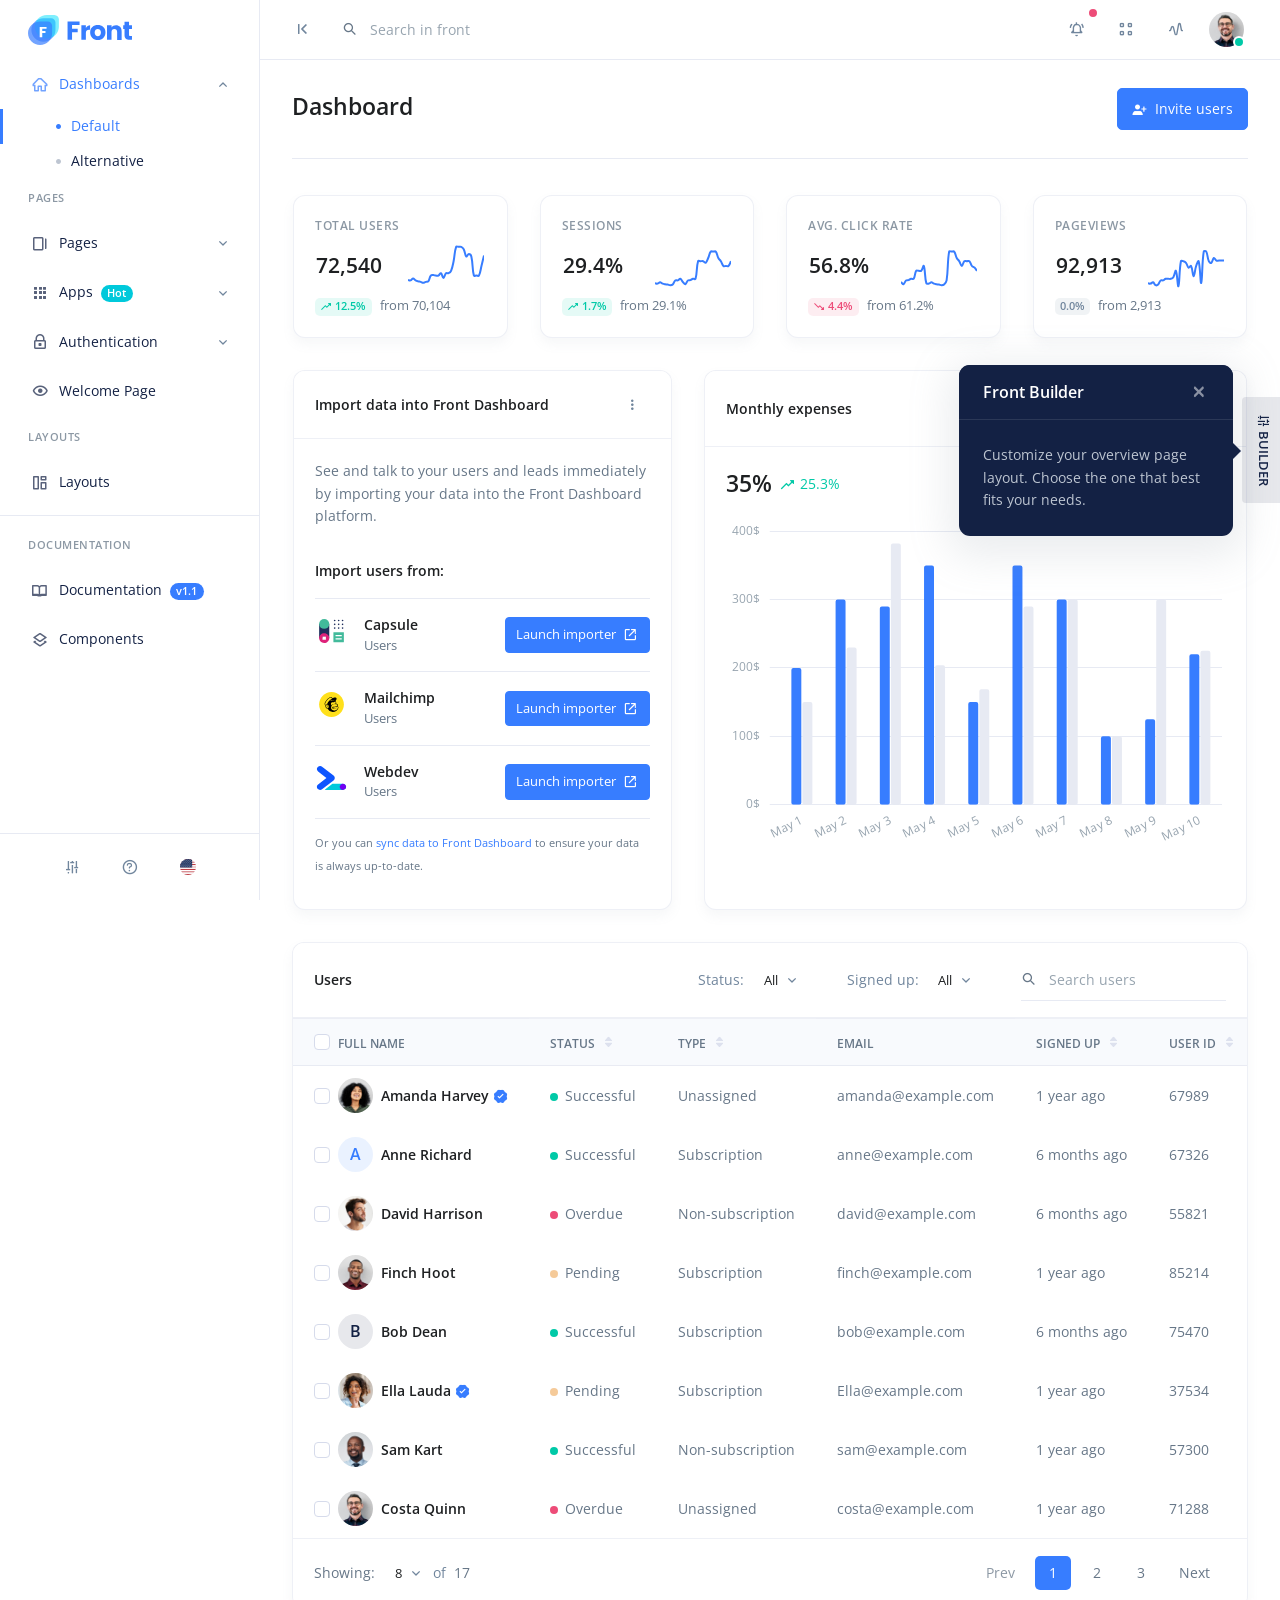
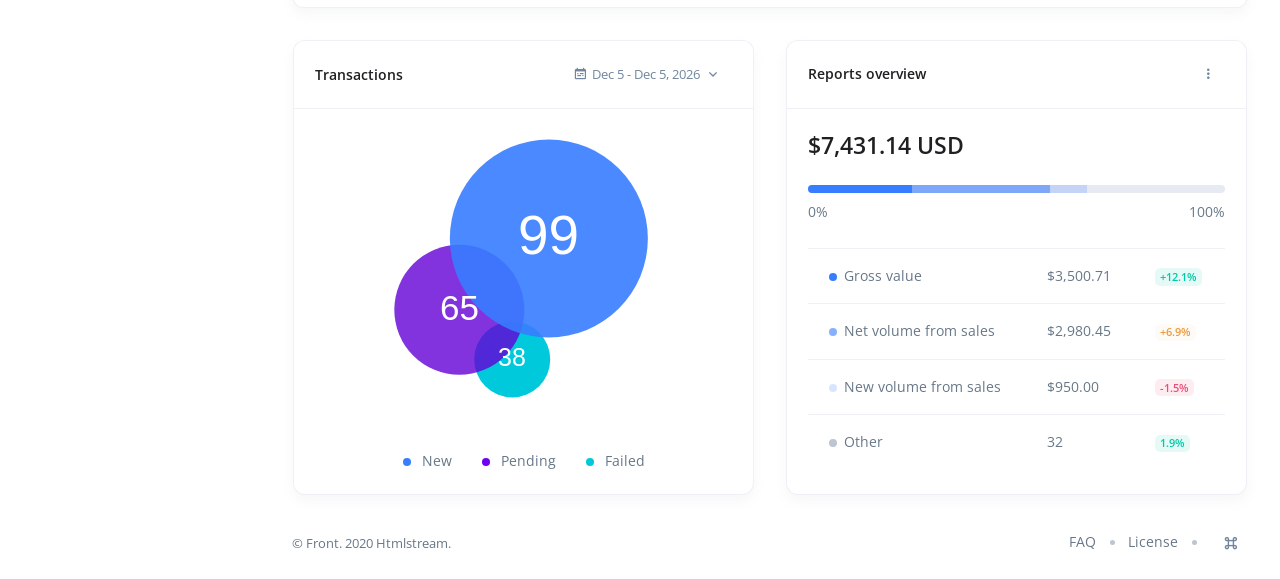
<file: AdminTemplate/index.html>
﻿<!DOCTYPE html>
<html lang="en">
  <head>
    <!-- Required Meta Tags Always Come First -->
    <meta charset="utf-8">
    <meta name="viewport" content="width=device-width, initial-scale=1, shrink-to-fit=no">

    <!-- Title -->
    <title>Dashboard | Front - Admin &amp; Dashboard Template</title>

    <!-- Favicon -->
    <link rel="shortcut icon" href="favicon.ico">

    <!-- Font -->
    <link href="https://fonts.googleapis.com/css2?family=Open+Sans:wght@400;600&display=swap" rel="stylesheet">

    <!-- CSS Implementing Plugins -->
    <link rel="stylesheet" href="assets\css\vendor.min.css">
    <link rel="stylesheet" href="assets\vendor\icon-set\style.css">
    
    

    <!-- CSS Front Template -->
    <link rel="stylesheet" href="assets\css\theme.min.css?v=1.0">
  </head>

  <body class="   footer-offset">
    
      <script src="assets\vendor\hs-navbar-vertical-aside\hs-navbar-vertical-aside-mini-cache.js"></script>
    

    <!-- ONLY DEV -->
    
      <!-- Builder -->
      <div id="styleSwitcherDropdown" class="hs-unfold-content sidebar sidebar-bordered sidebar-box-shadow" style="width: 35rem;">
        <div class="card card-lg border-0 h-100">
          <div class="card-header align-items-start">
            <div class="mr-2">
              <h3 class="card-header-title">Front Builder</h3>
              <p>Customize your overview page layout. Choose the one that best fits your needs.</p>
            </div>

            <!-- Toggle Button -->
            <a class="js-hs-unfold-invoker btn btn-icon btn-xs btn-ghost-dark" href="javascript:;" data-hs-unfold-options='{
                  "target": "#styleSwitcherDropdown",
                  "type": "css-animation",
                  "animationIn": "fadeInRight",
                  "animationOut": "fadeOutRight",
                  "hasOverlay": true,
                  "smartPositionOff": true
                 }'>
              <i class="tio-clear tio-lg"></i>
            </a>
            <!-- End Toggle Button -->
          </div>

          <!-- Body -->
          <div class="card-body sidebar-scrollbar">
            <h4 class="mb-1">Layout skins <span id="js-builder-disabled" class="badge badge-soft-danger" style="opacity: 0">Disabled</span></h4>
            <p>3 kinds of layout skins to choose from.</p>

            <div class="row gx-2 mb-5">
              <!-- Custom Radio -->
              <div class="col-4 text-center">
                <div class="text-center">
                  <div class="custom-checkbox-card mb-2">
                    <input type="radio" class="custom-checkbox-card-input" name="layoutSkinsRadio" id="layoutSkinsRadio1" checked="" value="default">
                    <label class="custom-checkbox-card-label" for="layoutSkinsRadio1">
                      <img class="custom-checkbox-card-img" src="assets\svg\layouts\layouts-sidebar-default.svg" alt="Image Description">
                    </label>
                    <span class="custom-checkbox-card-text">Default</span>
                  </div>
                </div>
              </div>
              <!-- End Custom Radio -->

              <!-- Custom Radio -->
              <div class="col-4 text-center">
                <div class="text-center">
                  <div class="custom-checkbox-card mb-2">
                    <input type="radio" class="custom-checkbox-card-input" name="layoutSkinsRadio" id="layoutSkinsRadio2" value="navbar-dark">
                    <label class="custom-checkbox-card-label" for="layoutSkinsRadio2">
                      <img class="custom-checkbox-card-img" src="assets\svg\layouts\layouts-sidebar-dark.svg" alt="Image Description">
                    </label>
                    <span class="custom-checkbox-card-text">Dark</span>
                  </div>
                </div>
              </div>
              <!-- End Custom Radio -->

              <!-- Custom Radio -->
              <div class="col-4 text-center">
                <div class="text-center">
                  <div class="custom-checkbox-card mb-2">
                    <input type="radio" class="custom-checkbox-card-input" name="layoutSkinsRadio" id="layoutSkinsRadio3" value="navbar-light">
                    <label class="custom-checkbox-card-label" for="layoutSkinsRadio3">
                      <img class="custom-checkbox-card-img" src="assets\svg\layouts\layouts-sidebar-light.svg" alt="Image Description">
                    </label>
                    <span class="custom-checkbox-card-text">Light</span>
                  </div>
                </div>
              </div>
              <!-- End Custom Radio -->
            </div>
            <!-- End Row -->

            <h4 class="mb-1">Sidebar layout options</h4>
            <p>Choose between standard navigation sizing, mini or even compact with icons.</p>

            <div class="row gx-2 mb-5">
              <!-- Custom Radio -->
              <div class="col-4 text-center">
                <div class="text-center">
                  <div class="custom-checkbox-card mb-2">
                    <input type="radio" class="custom-checkbox-card-input" name="sidebarLayoutOptions" id="sidebarLayoutOptions1" checked="" value="default">
                    <label class="custom-checkbox-card-label" for="sidebarLayoutOptions1">
                      <img class="custom-checkbox-card-img" src="assets\svg\layouts\sidebar-default-classic.svg" alt="Image Description">
                    </label>
                    <span class="custom-checkbox-card-text">Default</span>
                  </div>
                </div>
              </div>
              <!-- End Custom Radio -->

              <!-- Custom Radio -->
              <div class="col-4 text-center">
                <div class="text-center">
                  <div class="custom-checkbox-card mb-2">
                    <input type="radio" class="custom-checkbox-card-input" name="sidebarLayoutOptions" id="sidebarLayoutOptions2" value="navbar-vertical-aside-compact-mode">
                    <label class="custom-checkbox-card-label" for="sidebarLayoutOptions2">
                      <img class="custom-checkbox-card-img" src="assets\svg\layouts\sidebar-compact.svg" alt="Image Description">
                    </label>
                    <span class="custom-checkbox-card-text">Compact</span>
                  </div>
                </div>
              </div>
              <!-- End Custom Radio -->

              <!-- Custom Radio -->
              <div class="col-4 text-center">
                <div class="text-center">
                  <div class="custom-checkbox-card mb-2">
                    <input type="radio" class="custom-checkbox-card-input" name="sidebarLayoutOptions" id="sidebarLayoutOptions3" value="navbar-vertical-aside-mini-mode">
                    <label class="custom-checkbox-card-label" for="sidebarLayoutOptions3">
                      <img class="custom-checkbox-card-img" src="assets\svg\layouts\sidebar-mini.svg" alt="Image Description">
                    </label>
                    <span class="custom-checkbox-card-text">Mini</span>
                  </div>
                </div>
              </div>
              <!-- End Custom Radio -->
            </div>
            <!-- End Row -->

            <h4 class="mb-1">Header layout options</h4>
            <p>Choose the primary navigation of your header layout.</p>

            <div class="row gx-2">
              <!-- Custom Radio -->
              <div class="col-4 text-center">
                <div class="text-center">
                  <div class="custom-checkbox-card mb-2">
                    <input type="radio" class="custom-checkbox-card-input" name="headerLayoutOptions" id="headerLayoutOptions1" value="single">
                    <label class="custom-checkbox-card-label" for="headerLayoutOptions1">
                      <img class="custom-checkbox-card-img" src="assets\svg\layouts\header-default-fluid.svg" alt="Image Description">
                    </label>
                    <span class="custom-checkbox-card-text">Default (Fluid)</span>
                  </div>
                </div>
              </div>
              <!-- End Custom Radio -->

              <!-- Custom Radio -->
              <div class="col-4 text-center">
                <div class="text-center">
                  <div class="custom-checkbox-card mb-2">
                    <input type="radio" class="custom-checkbox-card-input" name="headerLayoutOptions" id="headerLayoutOptions2" value="single-container">
                    <label class="custom-checkbox-card-label" for="headerLayoutOptions2">
                      <img class="custom-checkbox-card-img" src="assets\svg\layouts\header-default-container.svg" alt="Image Description">
                    </label>
                    <span class="custom-checkbox-card-text">Default (Container)</span>
                  </div>
                </div>
              </div>
              <!-- End Custom Radio -->

              <!-- Custom Radio -->
              <div class="col-4 text-center">
                <div class="text-center">
                  <div class="custom-checkbox-card mb-2">
                    <input type="radio" class="custom-checkbox-card-input" name="headerLayoutOptions" id="headerLayoutOptions3" value="double">
                    <label class="custom-checkbox-card-label" for="headerLayoutOptions3">
                      <img class="custom-checkbox-card-img" src="assets\svg\layouts\header-double-line-fluid.svg" alt="Image Description">
                    </label>
                    <span class="custom-checkbox-card-text">Double line (Fluid)</span>
                  </div>
                </div>
              </div>
              <!-- End Custom Radio -->

              <!-- Custom Radio -->
              <div class="col-4 text-center mt-2">
                <div class="text-center">
                  <div class="custom-checkbox-card mb-2">
                    <input type="radio" class="custom-checkbox-card-input" name="headerLayoutOptions" id="headerLayoutOptions4" value="double-container">
                    <label class="custom-checkbox-card-label" for="headerLayoutOptions4">
                      <img class="custom-checkbox-card-img" src="assets\svg\layouts\header-double-line-container.svg" alt="Image Description">
                    </label>
                    <span class="custom-checkbox-card-text">Double line (Container)</span>
                  </div>
                </div>
              </div>
              <!-- End Custom Radio -->
            </div>
            <!-- End Row -->
          </div>
          <!-- End Body -->

          <!-- Footer -->
          <div class="card-footer">
            <div class="row gx-2">
              <div class="col">
                <button type="button" id="js-builder-reset" class="btn btn-block btn-lg btn-white">
                  <i class="tio-restore"></i> Reset
                </button>
              </div>
              <div class="col">
                <button type="button" id="js-builder-preview" class="btn btn-block btn-lg btn-primary">
                  <i class="tio-visible"></i> Preview
                </button>
              </div>
            </div>
            <!-- End Row -->
          </div>
          <!-- End Footer -->
        </div>
      </div>
      <!-- End Builder -->

      <!-- Builder Toggle -->
      <div class="d-none d-md-block position-fixed bottom-0 right-0 mr-5 mb-10" style="z-index: 3;">
        <div style="position: fixed; top: 50%; right: 0; margin-right: -.25rem; transform: translateY(-50%); writing-mode: vertical-rl; text-orientation: sideways;">
          <div class="hs-unfold">
            <a id="builderPopover" class="js-hs-unfold-invoker btn btn-sm btn-soft-dark py-3" href="javascript:;" data-template='<div class="d-none d-md-block popover" role="tooltip"><div class="arrow"></div><h3 class="popover-header"></h3><div class="popover-body"></div></div>' data-toggle="popover" data-placement="left" title="<div class='d-flex align-items-center'>Front Builder <a href='#!' class='close close-light ml-auto'><i id='closeBuilderPopover' class='tio-clear'></i></a></div>" data-content="Customize your overview page layout. Choose the one that best fits your needs." data-html="true" data-hs-unfold-options='{
                "target": "#styleSwitcherDropdown",
                "type": "css-animation",
                "animationIn": "fadeInRight",
                "animationOut": "fadeOutRight",
                "hasOverlay": true,
                "smartPositionOff": true
               }'>
              <i class="tio-tune mr-2"></i>
              <span class="font-weight-bold text-uppercase">Builder</span>
            </a>
          </div>
        </div>
      </div>
      <!-- End Builder Toggle -->

      <!-- JS Preview mode only -->
      <div id="headerMain" class="d-none"><header id="header" class="navbar navbar-expand-lg navbar-fixed navbar-height navbar-flush navbar-container navbar-bordered">
  <div class="navbar-nav-wrap">
    <div class="navbar-brand-wrapper">
      <!-- Logo -->
      <a class="navbar-brand" href="index.html" aria-label="Front">
        <img class="navbar-brand-logo" src="assets\svg\logos\logo.svg" alt="Logo">
        <img class="navbar-brand-logo-mini" src="assets\svg\logos\logo-short.svg" alt="Logo">
      </a>
      <!-- End Logo -->
    </div>

    <div class="navbar-nav-wrap-content-left">
      <!-- Navbar Vertical Toggle -->
      <button type="button" class="js-navbar-vertical-aside-toggle-invoker close mr-3">
        <i class="tio-first-page navbar-vertical-aside-toggle-short-align" data-toggle="tooltip" data-placement="right" title="Collapse"></i>
        <i class="tio-last-page navbar-vertical-aside-toggle-full-align" data-template='<div class="tooltip d-none d-sm-block" role="tooltip"><div class="arrow"></div><div class="tooltip-inner"></div></div>' data-toggle="tooltip" data-placement="right" title="Expand"></i>
      </button>
      <!-- End Navbar Vertical Toggle -->

      <!-- Search Form -->
      <div class="d-none d-md-block">
        <form class="position-relative">
          <!-- Input Group -->
          <div class="input-group input-group-merge input-group-borderless input-group-hover-light navbar-input-group">
            <div class="input-group-prepend">
              <div class="input-group-text">
                <i class="tio-search"></i>
              </div>
            </div>
            <input type="search" class="js-form-search form-control" placeholder="Search in front" aria-label="Search in front" data-hs-form-search-options='{
                     "clearIcon": "#clearSearchResultsIcon",
                     "dropMenuElement": "#searchDropdownMenu",
                     "dropMenuOffset": 20,
                     "toggleIconOnFocus": true,
                     "activeClass": "focus"
                   }'>
            <a class="input-group-append" href="javascript:;">
              <span class="input-group-text">
                <i id="clearSearchResultsIcon" class="tio-clear" style="display: none;"></i>
              </span>
            </a>
          </div>
          <!-- End Input Group -->

          <!-- Card Search Content -->
          <div id="searchDropdownMenu" class="hs-form-search-menu-content card dropdown-menu dropdown-card overflow-hidden">
            <!-- Body -->
            <div class="card-body-height py-3">
              <small class="dropdown-header mb-n2">Recent searches</small>

              <div class="dropdown-item bg-transparent text-wrap my-2">
                <span class="h4 mr-1">
                  <a class="btn btn-xs btn-soft-dark btn-pill" href="index.html">
                    Gulp <i class="tio-search ml-1"></i>
                  </a>
                </span>
                <span class="h4">
                  <a class="btn btn-xs btn-soft-dark btn-pill" href="index.html">
                    Notification panel <i class="tio-search ml-1"></i>
                  </a>
                </span>
              </div>

              <div class="dropdown-divider my-3"></div>

              <small class="dropdown-header mb-n2">Tutorials</small>

              <a class="dropdown-item my-2" href="index.html">
                <div class="media align-items-center">
                  <span class="icon icon-xs icon-soft-dark icon-circle mr-2">
                    <i class="tio-tune"></i>
                  </span>

                  <div class="media-body text-truncate">
                    <span>How to set up Gulp?</span>
                  </div>
                </div>
              </a>

              <a class="dropdown-item my-2" href="index.html">
                <div class="media align-items-center">
                  <span class="icon icon-xs icon-soft-dark icon-circle mr-2">
                    <i class="tio-paint-bucket"></i>
                  </span>

                  <div class="media-body text-truncate">
                    <span>How to change theme color?</span>
                  </div>
                </div>
              </a>

              <div class="dropdown-divider my-3"></div>

              <small class="dropdown-header mb-n2">Members</small>

              <a class="dropdown-item my-2" href="index.html">
                <div class="media align-items-center">
                  <img class="avatar avatar-xs avatar-circle mr-2" src="assets\img\160x160\img10.jpg" alt="Image Description">
                  <div class="media-body text-truncate">
                    <span>Amanda Harvey <i class="tio-verified text-primary" data-toggle="tooltip" data-placement="top" title="Top endorsed"></i></span>
                  </div>
                </div>
              </a>

              <a class="dropdown-item my-2" href="index.html">
                <div class="media align-items-center">
                  <img class="avatar avatar-xs avatar-circle mr-2" src="assets\img\160x160\img3.jpg" alt="Image Description">
                  <div class="media-body text-truncate">
                    <span>David Harrison</span>
                  </div>
                </div>
              </a>

              <a class="dropdown-item my-2" href="index.html">
                <div class="media align-items-center">
                  <div class="avatar avatar-xs avatar-soft-info avatar-circle mr-2">
                    <span class="avatar-initials">A</span>
                  </div>
                  <div class="media-body text-truncate">
                    <span>Anne Richard</span>
                  </div>
                </div>
              </a>
            </div>
            <!-- End Body -->

            <!-- Footer -->
            <a class="card-footer text-center" href="index.html">
              See all results
              <i class="tio-chevron-right"></i>
            </a>
            <!-- End Footer -->
          </div>
          <!-- End Card Search Content -->
        </form>
      </div>
      <!-- End Search Form -->
    </div>

    <!-- Secondary Content -->
    <div class="navbar-nav-wrap-content-right">
      <!-- Navbar -->
      <ul class="navbar-nav align-items-center flex-row">
        <li class="nav-item d-md-none">
          <!-- Search Trigger -->
          <div class="hs-unfold">
            <a class="js-hs-unfold-invoker btn btn-icon btn-ghost-secondary rounded-circle" href="javascript:;" data-hs-unfold-options='{
                 "target": "#searchDropdown",
                 "type": "css-animation",
                 "animationIn": "fadeIn",
                 "hasOverlay": "rgba(46, 52, 81, 0.1)",
                 "closeBreakpoint": "md"
               }'>
              <i class="tio-search"></i>
            </a>
          </div>
          <!-- End Search Trigger -->
        </li>

        <li class="nav-item d-none d-sm-inline-block">
          <!-- Notification -->
          <div class="hs-unfold">
            <a class="js-hs-unfold-invoker btn btn-icon btn-ghost-secondary rounded-circle" href="javascript:;" data-hs-unfold-options='{
                 "target": "#notificationDropdown",
                 "type": "css-animation"
               }'>
              <i class="tio-notifications-on-outlined"></i>
              <span class="btn-status btn-sm-status btn-status-danger"></span>
            </a>

            <div id="notificationDropdown" class="hs-unfold-content dropdown-unfold dropdown-menu dropdown-menu-right navbar-dropdown-menu" style="width: 25rem;">
              <!-- Header -->
              <div class="card-header">
                <span class="card-title h4">Notifications</span>

                <!-- Unfold -->
                <div class="hs-unfold">
                  <a class="js-hs-unfold-invoker btn btn-icon btn-sm btn-ghost-secondary rounded-circle" href="javascript:;" data-hs-unfold-options='{
                       "target": "#notificationSettingsOneDropdown",
                       "type": "css-animation"
                     }'>
                    <i class="tio-more-vertical"></i>
                  </a>
                  <div id="notificationSettingsOneDropdown" class="hs-unfold-content dropdown-unfold dropdown-menu dropdown-menu-right">
                    <span class="dropdown-header">Settings</span>
                    <a class="dropdown-item" href="#">
                      <i class="tio-archive dropdown-item-icon"></i> Archive all
                    </a>
                    <a class="dropdown-item" href="#">
                      <i class="tio-all-done dropdown-item-icon"></i> Mark all as read
                    </a>
                    <a class="dropdown-item" href="#">
                      <i class="tio-toggle-off dropdown-item-icon"></i> Disable notifications
                    </a>
                    <a class="dropdown-item" href="#">
                      <i class="tio-gift dropdown-item-icon"></i> What's new?
                    </a>
                    <div class="dropdown-divider"></div>
                    <span class="dropdown-header">Feedback</span>
                    <a class="dropdown-item" href="#">
                      <i class="tio-chat-outlined dropdown-item-icon"></i> Report
                    </a>
                  </div>
                </div>
                <!-- End Unfold -->
              </div>
              <!-- End Header -->

              <!-- Nav -->
              <ul class="nav nav-tabs nav-justified" id="notificationTab" role="tablist">
                <li class="nav-item">
                  <a class="nav-link active" id="notificationNavOne-tab" data-toggle="tab" href="#notificationNavOne" role="tab" aria-controls="notificationNavOne" aria-selected="true">Messages (3)</a>
                </li>
                <li class="nav-item">
                  <a class="nav-link" id="notificationNavTwo-tab" data-toggle="tab" href="#notificationNavTwo" role="tab" aria-controls="notificationNavTwo" aria-selected="false">Archived</a>
                </li>
              </ul>
              <!-- End Nav -->

              <!-- Body -->
              <div class="card-body-height">
                <!-- Tab Content -->
                <div class="tab-content" id="notificationTabContent">
                  <div class="tab-pane fade show active" id="notificationNavOne" role="tabpanel" aria-labelledby="notificationNavOne-tab">
                    <ul class="list-group list-group-flush navbar-card-list-group">
                      <!-- Item -->
                      <li class="list-group-item custom-checkbox-list-wrapper">
                        <div class="row">
                          <div class="col-auto position-static">
                            <div class="d-flex align-items-center">
                              <div class="custom-control custom-checkbox custom-checkbox-list">
                                <input type="checkbox" class="custom-control-input" id="notificationCheck1" checked="">
                                <label class="custom-control-label" for="notificationCheck1"></label>
                                <span class="custom-checkbox-list-stretched-bg"></span>
                              </div>
                              <div class="avatar avatar-sm avatar-circle">
                                <img class="avatar-img" src="assets\img\160x160\img3.jpg" alt="Image Description">
                              </div>
                            </div>
                          </div>
                          <div class="col ml-n3">
                            <span class="card-title h5">Brian Warner</span>
                            <p class="card-text font-size-sm">changed an issue from "In Progress" to <span class="badge badge-success">Review</span></p>
                          </div>
                          <small class="col-auto text-muted text-cap">2hr</small>
                        </div>
                        <a class="stretched-link" href="#"></a>
                      </li>
                      <!-- End Item -->

                      <!-- Item -->
                      <li class="list-group-item custom-checkbox-list-wrapper">
                        <div class="row">
                          <div class="col-auto position-static">
                            <div class="d-flex align-items-center">
                              <div class="custom-control custom-checkbox custom-checkbox-list">
                                <input type="checkbox" class="custom-control-input" id="notificationCheck2" checked="">
                                <label class="custom-control-label" for="notificationCheck2"></label>
                                <span class="custom-checkbox-list-stretched-bg"></span>
                              </div>
                              <div class="avatar avatar-sm avatar-soft-dark avatar-circle">
                                <span class="avatar-initials">K</span>
                              </div>
                            </div>
                          </div>
                          <div class="col ml-n3">
                            <span class="card-title h5">Klara Hampton</span>
                            <p class="card-text font-size-sm">mentioned you in a comment</p>
                            <blockquote class="blockquote blockquote-sm">
                              Nice work, love! You really nailed it. Keep it up!
                            </blockquote>
                          </div>
                          <small class="col-auto text-muted text-cap">10hr</small>
                        </div>
                        <a class="stretched-link" href="#"></a>
                      </li>
                      <!-- End Item -->

                      <!-- Item -->
                      <li class="list-group-item custom-checkbox-list-wrapper">
                        <div class="row">
                          <div class="col-auto position-static">
                            <div class="d-flex align-items-center">
                              <div class="custom-control custom-checkbox custom-checkbox-list">
                                <input type="checkbox" class="custom-control-input" id="notificationCheck4" checked="">
                                <label class="custom-control-label" for="notificationCheck4"></label>
                                <span class="custom-checkbox-list-stretched-bg"></span>
                              </div>
                              <div class="avatar avatar-sm avatar-circle">
                                <img class="avatar-img" src="assets\img\160x160\img10.jpg" alt="Image Description">
                              </div>
                            </div>
                          </div>
                          <div class="col ml-n3">
                            <span class="card-title h5">Ruby Walter</span>
                            <p class="card-text font-size-sm">joined the Slack group HS Team</p>
                          </div>
                          <small class="col-auto text-muted text-cap">3dy</small>
                        </div>
                        <a class="stretched-link" href="#"></a>
                      </li>
                      <!-- End Item -->

                      <!-- Item -->
                      <li class="list-group-item custom-checkbox-list-wrapper">
                        <div class="row">
                          <div class="col-auto position-static">
                            <div class="d-flex align-items-center">
                              <div class="custom-control custom-checkbox custom-checkbox-list">
                                <input type="checkbox" class="custom-control-input" id="notificationCheck3">
                                <label class="custom-control-label" for="notificationCheck3"></label>
                                <span class="custom-checkbox-list-stretched-bg"></span>
                              </div>
                              <div class="avatar avatar-sm avatar-circle">
                                <img class="avatar-img" src="assets\svg\brands\google.svg" alt="Image Description">
                              </div>
                            </div>
                          </div>
                          <div class="col ml-n3">
                            <span class="card-title h5">from Google</span>
                            <p class="card-text font-size-sm">Start using forms to capture the information of prospects visiting your Google website</p>
                          </div>
                          <small class="col-auto text-muted text-cap">17dy</small>
                        </div>
                        <a class="stretched-link" href="#"></a>
                      </li>
                      <!-- End Item -->

                      <!-- Item -->
                      <li class="list-group-item custom-checkbox-list-wrapper">
                        <div class="row">
                          <div class="col-auto position-static">
                            <div class="d-flex align-items-center">
                              <div class="custom-control custom-checkbox custom-checkbox-list">
                                <input type="checkbox" class="custom-control-input" id="notificationCheck5">
                                <label class="custom-control-label" for="notificationCheck5"></label>
                                <span class="custom-checkbox-list-stretched-bg"></span>
                              </div>
                              <div class="avatar avatar-sm avatar-circle">
                                <img class="avatar-img" src="assets\img\160x160\img7.jpg" alt="Image Description">
                              </div>
                            </div>
                          </div>
                          <div class="col ml-n3">
                            <span class="card-title h5">Sara Villar</span>
                            <p class="card-text font-size-sm">completed <i class="tio-folder-bookmarked text-primary"></i> FD-7 task</p>
                          </div>
                          <small class="col-auto text-muted text-cap">2mn</small>
                        </div>
                        <a class="stretched-link" href="#"></a>
                      </li>
                      <!-- End Item -->
                    </ul>
                  </div>

                  <div class="tab-pane fade" id="notificationNavTwo" role="tabpanel" aria-labelledby="notificationNavTwo-tab">
                    <ul class="list-group list-group-flush navbar-card-list-group">
                      <!-- Item -->
                      <li class="list-group-item custom-checkbox-list-wrapper">
                        <div class="row">
                          <div class="col-auto position-static">
                            <div class="d-flex align-items-center">
                              <div class="custom-control custom-checkbox custom-checkbox-list">
                                <input type="checkbox" class="custom-control-input" id="notificationCheck7">
                                <label class="custom-control-label" for="notificationCheck7"></label>
                                <span class="custom-checkbox-list-stretched-bg"></span>
                              </div>
                              <div class="avatar avatar-sm avatar-soft-dark avatar-circle">
                                <span class="avatar-initials">A</span>
                              </div>
                            </div>
                          </div>
                          <div class="col ml-n3">
                            <span class="card-title h5">Anne Richard</span>
                            <p class="card-text font-size-sm">accepted your invitation to join Notion</p>
                          </div>
                          <small class="col-auto text-muted text-cap">1dy</small>
                        </div>
                        <a class="stretched-link" href="#"></a>
                      </li>
                      <!-- End Item -->

                      <!-- Item -->
                      <li class="list-group-item custom-checkbox-list-wrapper">
                        <div class="row">
                          <div class="col-auto position-static">
                            <div class="d-flex align-items-center">
                              <div class="custom-control custom-checkbox custom-checkbox-list">
                                <input type="checkbox" class="custom-control-input" id="notificationCheck6">
                                <label class="custom-control-label" for="notificationCheck6"></label>
                                <span class="custom-checkbox-list-stretched-bg"></span>
                              </div>
                              <div class="avatar avatar-sm avatar-circle">
                                <img class="avatar-img" src="assets\img\160x160\img5.jpg" alt="Image Description">
                              </div>
                            </div>
                          </div>
                          <div class="col ml-n3">
                            <span class="card-title h5">Finch Hoot</span>
                            <p class="card-text font-size-sm">left Slack group HS projects</p>
                          </div>
                          <small class="col-auto text-muted text-cap">3dy</small>
                        </div>
                        <a class="stretched-link" href="#"></a>
                      </li>
                      <!-- End Item -->

                      <!-- Item -->
                      <li class="list-group-item custom-checkbox-list-wrapper">
                        <div class="row">
                          <div class="col-auto position-static">
                            <div class="d-flex align-items-center">
                              <div class="custom-control custom-checkbox custom-checkbox-list">
                                <input type="checkbox" class="custom-control-input" id="notificationCheck8">
                                <label class="custom-control-label" for="notificationCheck8"></label>
                                <span class="custom-checkbox-list-stretched-bg"></span>
                              </div>
                              <div class="avatar avatar-sm avatar-dark avatar-circle">
                                <span class="avatar-initials">HS</span>
                              </div>
                            </div>
                          </div>
                          <div class="col ml-n3">
                            <span class="card-title h5">Htmlstream</span>
                            <p class="card-text font-size-sm">you earned a "Top endorsed" <i class="tio-verified text-primary"></i> badge</p>
                          </div>
                          <small class="col-auto text-muted text-cap">6dy</small>
                        </div>
                        <a class="stretched-link" href="#"></a>
                      </li>
                      <!-- End Item -->

                      <!-- Item -->
                      <li class="list-group-item custom-checkbox-list-wrapper">
                        <div class="row">
                          <div class="col-auto position-static">
                            <div class="d-flex align-items-center">
                              <div class="custom-control custom-checkbox custom-checkbox-list">
                                <input type="checkbox" class="custom-control-input" id="notificationCheck9">
                                <label class="custom-control-label" for="notificationCheck9"></label>
                                <span class="custom-checkbox-list-stretched-bg"></span>
                              </div>
                              <div class="avatar avatar-sm avatar-circle">
                                <img class="avatar-img" src="assets\img\160x160\img8.jpg" alt="Image Description">
                              </div>
                            </div>
                          </div>
                          <div class="col ml-n3">
                            <span class="card-title h5">Linda Bates</span>
                            <p class="card-text font-size-sm">Accepted your connection</p>
                          </div>
                          <small class="col-auto text-muted text-cap">17dy</small>
                        </div>
                        <a class="stretched-link" href="#"></a>
                      </li>
                      <!-- End Item -->

                      <!-- Item -->
                      <li class="list-group-item custom-checkbox-list-wrapper">
                        <div class="row">
                          <div class="col-auto position-static">
                            <div class="d-flex align-items-center">
                              <div class="custom-control custom-checkbox custom-checkbox-list">
                                <input type="checkbox" class="custom-control-input" id="notificationCheck10">
                                <label class="custom-control-label" for="notificationCheck10"></label>
                                <span class="custom-checkbox-list-stretched-bg"></span>
                              </div>
                              <div class="avatar avatar-sm avatar-soft-dark avatar-circle">
                                <span class="avatar-initials">L</span>
                              </div>
                            </div>
                          </div>
                          <div class="col ml-n3">
                            <span class="card-title h5">Lewis Clarke</span>
                            <p class="card-text font-size-sm">completed <i class="tio-folder-bookmarked text-primary"></i> FD-134 task</p>
                          </div>
                          <small class="col-auto text-muted text-cap">2mn</small>
                        </div>
                        <a class="stretched-link" href="#"></a>
                      </li>
                      <!-- End Item -->
                    </ul>
                  </div>
                </div>
                <!-- End Tab Content -->
              </div>
              <!-- End Body -->

              <!-- Card Footer -->
              <a class="card-footer text-center" href="#">
                View all notifications
                <i class="tio-chevron-right"></i>
              </a>
              <!-- End Card Footer -->
            </div>
          </div>
          <!-- End Notification -->
        </li>

        <li class="nav-item d-none d-sm-inline-block">
          <!-- Apps -->
          <div class="hs-unfold">
            <a class="js-hs-unfold-invoker btn btn-icon btn-ghost-secondary rounded-circle" href="javascript:;" data-hs-unfold-options='{
                 "target": "#appsDropdown",
                 "type": "css-animation"
               }'>
              <i class="tio-menu-vs-outlined"></i>
            </a>

            <div id="appsDropdown" class="hs-unfold-content dropdown-unfold dropdown-menu dropdown-menu-right navbar-dropdown-menu" style="width: 25rem;">
              <!-- Header -->
              <div class="card-header">
                <span class="card-title h4">Web apps &amp; services</span>
              </div>
              <!-- End Header -->

              <!-- Body -->
              <div class="card-body card-body-height">
                <!-- Nav -->
                <div class="nav nav-pills flex-column">
                  <a class="nav-link" href="#">
                    <div class="media align-items-center">
                      <span class="mr-3">
                        <img class="avatar avatar-xs avatar-4by3" src="assets\svg\brands\atlassian.svg" alt="Image Description">
                      </span>
                      <div class="media-body text-truncate">
                        <span class="h5 mb-0">Atlassian</span>
                        <span class="d-block font-size-sm text-body">Security and control across Cloud</span>
                      </div>
                    </div>
                  </a>

                  <a class="nav-link" href="#">
                    <div class="media align-items-center">
                      <span class="mr-3">
                        <img class="avatar avatar-xs avatar-4by3" src="assets\svg\brands\slack.svg" alt="Image Description">
                      </span>
                      <div class="media-body text-truncate">
                        <span class="h5 mb-0">Slack <span class="badge badge-primary badge-pill text-uppercase ml-1">Try</span></span>
                        <span class="d-block font-size-sm text-body">Email collaboration software</span>
                      </div>
                    </div>
                  </a>

                  <a class="nav-link" href="#">
                    <div class="media align-items-center">
                      <span class="mr-3">
                        <img class="avatar avatar-xs avatar-4by3" src="assets\svg\brands\google-webdev.svg" alt="Image Description">
                      </span>
                      <div class="media-body text-truncate">
                        <span class="h5 mb-0">Google webdev</span>
                        <span class="d-block font-size-sm text-body">Work involved in developing a website</span>
                      </div>
                    </div>
                  </a>

                  <a class="nav-link" href="#">
                    <div class="media align-items-center">
                      <span class="mr-3">
                        <img class="avatar avatar-xs avatar-4by3" src="assets\svg\brands\frontapp.svg" alt="Image Description">
                      </span>
                      <div class="media-body text-truncate">
                        <span class="h5 mb-0">Frontapp</span>
                        <span class="d-block font-size-sm text-body">The inbox for teams</span>
                      </div>
                    </div>
                  </a>

                  <a class="nav-link" href="#">
                    <div class="media align-items-center">
                      <span class="mr-3">
                        <img class="avatar avatar-xs avatar-4by3" src="assets\svg\illustrations\review-rating-shield.svg" alt="Image Description">
                      </span>
                      <div class="media-body text-truncate">
                        <span class="h5 mb-0">HS Support</span>
                        <span class="d-block font-size-sm text-body">Customer service and support</span>
                      </div>
                    </div>
                  </a>

                  <a class="nav-link" href="#">
                    <div class="media align-items-center">
                      <span class="avatar avatar-xs avatar-soft-dark mr-3">
                        <span class="avatar-initials"><i class="tio-apps"></i></span>
                      </span>
                      <div class="media-body text-truncate">
                        <span class="h5 mb-0">More Front products</span>
                        <span class="d-block font-size-sm text-body">Check out more HS products</span>
                      </div>
                    </div>
                  </a>
                </div>
                <!-- End Nav -->
              </div>
              <!-- End Body -->

              <!-- Footer -->
              <a class="card-footer text-center" href="#">
                View all apps
                <i class="tio-chevron-right"></i>
              </a>
              <!-- End Footer -->
            </div>
          </div>
          <!-- End Apps -->
        </li>

        <li class="nav-item d-none d-sm-inline-block">
          <!-- Activity -->
          <div class="hs-unfold">
            <a class="js-hs-unfold-invoker btn btn-icon btn-ghost-secondary rounded-circle" href="javascript:;" data-hs-unfold-options='{
                "target": "#activitySidebar",
                "type": "css-animation",
                "animationIn": "fadeInRight",
                "animationOut": "fadeOutRight",
                "hasOverlay": true,
                "smartPositionOff": true
               }'>
              <i class="tio-voice-line"></i>
            </a>
          </div>
          <!-- Activity -->
        </li>

        <li class="nav-item">
          <!-- Account -->
          <div class="hs-unfold">
            <a class="js-hs-unfold-invoker navbar-dropdown-account-wrapper" href="javascript:;" data-hs-unfold-options='{
                 "target": "#accountNavbarDropdown",
                 "type": "css-animation"
               }'>
              <div class="avatar avatar-sm avatar-circle">
                <img class="avatar-img" src="assets\img\160x160\img6.jpg" alt="Image Description">
                <span class="avatar-status avatar-sm-status avatar-status-success"></span>
              </div>
            </a>

            <div id="accountNavbarDropdown" class="hs-unfold-content dropdown-unfold dropdown-menu dropdown-menu-right navbar-dropdown-menu navbar-dropdown-account" style="width: 16rem;">
              <div class="dropdown-item-text">
                <div class="media align-items-center">
                  <div class="avatar avatar-sm avatar-circle mr-2">
                    <img class="avatar-img" src="assets\img\160x160\img6.jpg" alt="Image Description">
                  </div>
                  <div class="media-body">
                    <span class="card-title h5">Mark Williams</span>
                    <span class="card-text">mark@example.com</span>
                  </div>
                </div>
              </div>

              <div class="dropdown-divider"></div>

              <!-- Unfold -->
              <div class="hs-unfold w-100">
                <a class="js-hs-unfold-invoker navbar-dropdown-submenu-item dropdown-item d-flex align-items-center" href="javascript:;" data-hs-unfold-options='{
                     "target": "#navSubmenuPagesAccountDropdown1",
                     "event": "hover"
                   }'>
                  <span class="text-truncate pr-2" title="Set status">Set status</span>
                  <i class="tio-chevron-right navbar-dropdown-submenu-item-invoker ml-auto"></i>
                </a>

                <div id="navSubmenuPagesAccountDropdown1" class="hs-unfold-content hs-unfold-has-submenu dropdown-unfold dropdown-menu navbar-dropdown-sub-menu">
                  <a class="dropdown-item" href="#">
                    <span class="legend-indicator bg-success mr-1"></span>
                    <span class="text-truncate pr-2" title="Available">Available</span>
                  </a>
                  <a class="dropdown-item" href="#">
                    <span class="legend-indicator bg-danger mr-1"></span>
                    <span class="text-truncate pr-2" title="Busy">Busy</span>
                  </a>
                  <a class="dropdown-item" href="#">
                    <span class="legend-indicator bg-warning mr-1"></span>
                    <span class="text-truncate pr-2" title="Away">Away</span>
                  </a>
                  <div class="dropdown-divider"></div>
                  <a class="dropdown-item" href="#">
                    <span class="text-truncate pr-2" title="Reset status">Reset status</span>
                  </a>
                </div>
              </div>
              <!-- End Unfold -->

              <a class="dropdown-item" href="#">
                <span class="text-truncate pr-2" title="Profile &amp; account">Profile &amp; account</span>
              </a>

              <a class="dropdown-item" href="#">
                <span class="text-truncate pr-2" title="Settings">Settings</span>
              </a>

              <div class="dropdown-divider"></div>

              <a class="dropdown-item" href="#">
                <div class="media align-items-center">
                  <div class="avatar avatar-sm avatar-dark avatar-circle mr-2">
                    <span class="avatar-initials">HS</span>
                  </div>
                  <div class="media-body">
                    <span class="card-title h5">Htmlstream <span class="badge badge-primary badge-pill text-uppercase ml-1">PRO</span></span>
                    <span class="card-text">hs.example.com</span>
                  </div>
                </div>
              </a>

              <div class="dropdown-divider"></div>

              <!-- Unfold -->
              <div class="hs-unfold w-100">
                <a class="js-hs-unfold-invoker navbar-dropdown-submenu-item dropdown-item d-flex align-items-center" href="javascript:;" data-hs-unfold-options='{
                     "target": "#navSubmenuPagesAccountDropdown2",
                     "event": "hover"
                   }'>
                  <span class="text-truncate pr-2" title="Customization">Customization</span>
                  <i class="tio-chevron-right navbar-dropdown-submenu-item-invoker  ml-auto"></i>
                </a>

                <div id="navSubmenuPagesAccountDropdown2" class="hs-unfold-content hs-unfold-has-submenu dropdown-unfold dropdown-menu navbar-dropdown-sub-menu">
                  <a class="dropdown-item" href="#">
                    <span class="text-truncate pr-2" title="Invite people">Invite people</span>
                  </a>
                  <a class="dropdown-item" href="#">
                    <span class="text-truncate pr-2" title="Analytics">Analytics</span>
                    <i class="tio-open-in-new"></i>
                  </a>
                  <a class="dropdown-item" href="#">
                    <span class="text-truncate pr-2" title="Customize Front">Customize Front</span>
                    <i class="tio-open-in-new"></i>
                  </a>
                </div>
              </div>
              <!-- End Unfold -->

              <a class="dropdown-item" href="#">
                <span class="text-truncate pr-2" title="Manage team">Manage team</span>
              </a>

              <div class="dropdown-divider"></div>

              <a class="dropdown-item" href="#">
                <span class="text-truncate pr-2" title="Sign out">Sign out</span>
              </a>
            </div>
          </div>
          <!-- End Account -->
        </li>
      </ul>
      <!-- End Navbar -->
    </div>
    <!-- End Secondary Content -->
  </div>
</header></div>
      <div id="headerFluid" class="d-none"><header id="header" class="navbar navbar-expand-xl navbar-fixed navbar-height navbar-flush navbar-container navbar-bordered  ">
  <div class="js-mega-menu navbar-nav-wrap">
    <div class="navbar-brand-wrapper">
      <!-- Logo -->
      
      
        <a class="navbar-brand" href="index.html" aria-label="Front">
          <img class="navbar-brand-logo" src="assets\svg\logos\logo.svg" alt="Logo">
        </a>
      
      <!-- End Logo -->
    </div>

    <!-- Secondary Content -->
    <div class="navbar-nav-wrap-content-right">
      <!-- Navbar -->
      <ul class="navbar-nav align-items-center flex-row">
        <li class="nav-item d-none d-sm-inline-block">
          <!-- Notification -->
          <div class="hs-unfold">
            <a class="js-hs-unfold-invoker btn btn-icon btn-ghost-secondary rounded-circle" href="javascript:;" data-hs-unfold-options='{
                 "target": "#notificationDropdown",
                 "type": "css-animation"
               }'>
              <i class="tio-notifications-on-outlined"></i>
              <span class="btn-status btn-sm-status btn-status-danger"></span>
            </a>

            <div id="notificationDropdown" class="hs-unfold-content dropdown-unfold dropdown-menu dropdown-menu-right navbar-dropdown-menu" style="width: 25rem;">
              <!-- Header -->
              <div class="card-header">
                <span class="card-title h4">Notifications</span>

                <!-- Unfold -->
                <div class="hs-unfold">
                  <a class="js-hs-unfold-invoker btn btn-icon btn-sm btn-ghost-secondary rounded-circle" href="javascript:;" data-hs-unfold-options='{
                       "target": "#notificationSettingsOneDropdown",
                       "type": "css-animation"
                     }'>
                    <i class="tio-more-vertical"></i>
                  </a>
                  <div id="notificationSettingsOneDropdown" class="hs-unfold-content dropdown-unfold dropdown-menu dropdown-menu-right">
                    <span class="dropdown-header">Settings</span>
                    <a class="dropdown-item" href="#">
                      <i class="tio-archive dropdown-item-icon"></i> Archive all
                    </a>
                    <a class="dropdown-item" href="#">
                      <i class="tio-all-done dropdown-item-icon"></i> Mark all as read
                    </a>
                    <a class="dropdown-item" href="#">
                      <i class="tio-toggle-off dropdown-item-icon"></i> Disable notifications
                    </a>
                    <a class="dropdown-item" href="#">
                      <i class="tio-gift dropdown-item-icon"></i> What's new?
                    </a>
                    <div class="dropdown-divider"></div>
                    <span class="dropdown-header">Feedback</span>
                    <a class="dropdown-item" href="#">
                      <i class="tio-chat-outlined dropdown-item-icon"></i> Report
                    </a>
                  </div>
                </div>
                <!-- End Unfold -->
              </div>
              <!-- End Header -->

              <!-- Nav -->
              <ul class="nav nav-tabs nav-justified" id="notificationTab" role="tablist">
                <li class="nav-item">
                  <a class="nav-link active" id="notificationNavOne-tab" data-toggle="tab" href="#notificationNavOne" role="tab" aria-controls="notificationNavOne" aria-selected="true">Messages (3)</a>
                </li>
                <li class="nav-item">
                  <a class="nav-link" id="notificationNavTwo-tab" data-toggle="tab" href="#notificationNavTwo" role="tab" aria-controls="notificationNavTwo" aria-selected="false">Archived</a>
                </li>
              </ul>
              <!-- End Nav -->

              <!-- Body -->
              <div class="card-body-height">
                <!-- Tab Content -->
                <div class="tab-content" id="notificationTabContent">
                  <div class="tab-pane fade show active" id="notificationNavOne" role="tabpanel" aria-labelledby="notificationNavOne-tab">
                    <ul class="list-group list-group-flush navbar-card-list-group">
                      <!-- Item -->
                      <li class="list-group-item custom-checkbox-list-wrapper">
                        <div class="row">
                          <div class="col-auto position-static">
                            <div class="d-flex align-items-center">
                              <div class="custom-control custom-checkbox custom-checkbox-list">
                                <input type="checkbox" class="custom-control-input" id="notificationCheck1" checked="">
                                <label class="custom-control-label" for="notificationCheck1"></label>
                                <span class="custom-checkbox-list-stretched-bg"></span>
                              </div>
                              <div class="avatar avatar-sm avatar-circle">
                                <img class="avatar-img" src="assets\img\160x160\img3.jpg" alt="Image Description">
                              </div>
                            </div>
                          </div>
                          <div class="col ml-n3">
                            <span class="card-title h5">Brian Warner</span>
                            <p class="card-text font-size-sm">changed an issue from "In Progress" to <span class="badge badge-success">Review</span></p>
                          </div>
                          <small class="col-auto text-muted text-cap">2hr</small>
                        </div>
                        <a class="stretched-link" href="#"></a>
                      </li>
                      <!-- End Item -->

                      <!-- Item -->
                      <li class="list-group-item custom-checkbox-list-wrapper">
                        <div class="row">
                          <div class="col-auto position-static">
                            <div class="d-flex align-items-center">
                              <div class="custom-control custom-checkbox custom-checkbox-list">
                                <input type="checkbox" class="custom-control-input" id="notificationCheck2" checked="">
                                <label class="custom-control-label" for="notificationCheck2"></label>
                                <span class="custom-checkbox-list-stretched-bg"></span>
                              </div>
                              <div class="avatar avatar-sm avatar-soft-dark avatar-circle">
                                <span class="avatar-initials">K</span>
                              </div>
                            </div>
                          </div>
                          <div class="col ml-n3">
                            <span class="card-title h5">Klara Hampton</span>
                            <p class="card-text font-size-sm">mentioned you in a comment</p>
                            <blockquote class="blockquote blockquote-sm">
                              Nice work, love! You really nailed it. Keep it up!
                            </blockquote>
                          </div>
                          <small class="col-auto text-muted text-cap">10hr</small>
                        </div>
                        <a class="stretched-link" href="#"></a>
                      </li>
                      <!-- End Item -->

                      <!-- Item -->
                      <li class="list-group-item custom-checkbox-list-wrapper">
                        <div class="row">
                          <div class="col-auto position-static">
                            <div class="d-flex align-items-center">
                              <div class="custom-control custom-checkbox custom-checkbox-list">
                                <input type="checkbox" class="custom-control-input" id="notificationCheck4" checked="">
                                <label class="custom-control-label" for="notificationCheck4"></label>
                                <span class="custom-checkbox-list-stretched-bg"></span>
                              </div>
                              <div class="avatar avatar-sm avatar-circle">
                                <img class="avatar-img" src="assets\img\160x160\img10.jpg" alt="Image Description">
                              </div>
                            </div>
                          </div>
                          <div class="col ml-n3">
                            <span class="card-title h5">Ruby Walter</span>
                            <p class="card-text font-size-sm">joined the Slack group HS Team</p>
                          </div>
                          <small class="col-auto text-muted text-cap">3dy</small>
                        </div>
                        <a class="stretched-link" href="#"></a>
                      </li>
                      <!-- End Item -->

                      <!-- Item -->
                      <li class="list-group-item custom-checkbox-list-wrapper">
                        <div class="row">
                          <div class="col-auto position-static">
                            <div class="d-flex align-items-center">
                              <div class="custom-control custom-checkbox custom-checkbox-list">
                                <input type="checkbox" class="custom-control-input" id="notificationCheck3">
                                <label class="custom-control-label" for="notificationCheck3"></label>
                                <span class="custom-checkbox-list-stretched-bg"></span>
                              </div>
                              <div class="avatar avatar-sm avatar-circle">
                                <img class="avatar-img" src="assets\svg\brands\google.svg" alt="Image Description">
                              </div>
                            </div>
                          </div>
                          <div class="col ml-n3">
                            <span class="card-title h5">from Google</span>
                            <p class="card-text font-size-sm">Start using forms to capture the information of prospects visiting your Google website</p>
                          </div>
                          <small class="col-auto text-muted text-cap">17dy</small>
                        </div>
                        <a class="stretched-link" href="#"></a>
                      </li>
                      <!-- End Item -->

                      <!-- Item -->
                      <li class="list-group-item custom-checkbox-list-wrapper">
                        <div class="row">
                          <div class="col-auto position-static">
                            <div class="d-flex align-items-center">
                              <div class="custom-control custom-checkbox custom-checkbox-list">
                                <input type="checkbox" class="custom-control-input" id="notificationCheck5">
                                <label class="custom-control-label" for="notificationCheck5"></label>
                                <span class="custom-checkbox-list-stretched-bg"></span>
                              </div>
                              <div class="avatar avatar-sm avatar-circle">
                                <img class="avatar-img" src="assets\img\160x160\img7.jpg" alt="Image Description">
                              </div>
                            </div>
                          </div>
                          <div class="col ml-n3">
                            <span class="card-title h5">Sara Villar</span>
                            <p class="card-text font-size-sm">completed <i class="tio-folder-bookmarked text-primary"></i> FD-7 task</p>
                          </div>
                          <small class="col-auto text-muted text-cap">2mn</small>
                        </div>
                        <a class="stretched-link" href="#"></a>
                      </li>
                      <!-- End Item -->
                    </ul>
                  </div>

                  <div class="tab-pane fade" id="notificationNavTwo" role="tabpanel" aria-labelledby="notificationNavTwo-tab">
                    <ul class="list-group list-group-flush navbar-card-list-group">
                      <!-- Item -->
                      <li class="list-group-item custom-checkbox-list-wrapper">
                        <div class="row">
                          <div class="col-auto position-static">
                            <div class="d-flex align-items-center">
                              <div class="custom-control custom-checkbox custom-checkbox-list">
                                <input type="checkbox" class="custom-control-input" id="notificationCheck7">
                                <label class="custom-control-label" for="notificationCheck7"></label>
                                <span class="custom-checkbox-list-stretched-bg"></span>
                              </div>
                              <div class="avatar avatar-sm avatar-soft-dark avatar-circle">
                                <span class="avatar-initials">A</span>
                              </div>
                            </div>
                          </div>
                          <div class="col ml-n3">
                            <span class="card-title h5">Anne Richard</span>
                            <p class="card-text font-size-sm">accepted your invitation to join Notion</p>
                          </div>
                          <small class="col-auto text-muted text-cap">1dy</small>
                        </div>
                        <a class="stretched-link" href="#"></a>
                      </li>
                      <!-- End Item -->

                      <!-- Item -->
                      <li class="list-group-item custom-checkbox-list-wrapper">
                        <div class="row">
                          <div class="col-auto position-static">
                            <div class="d-flex align-items-center">
                              <div class="custom-control custom-checkbox custom-checkbox-list">
                                <input type="checkbox" class="custom-control-input" id="notificationCheck6">
                                <label class="custom-control-label" for="notificationCheck6"></label>
                                <span class="custom-checkbox-list-stretched-bg"></span>
                              </div>
                              <div class="avatar avatar-sm avatar-circle">
                                <img class="avatar-img" src="assets\img\160x160\img5.jpg" alt="Image Description">
                              </div>
                            </div>
                          </div>
                          <div class="col ml-n3">
                            <span class="card-title h5">Finch Hoot</span>
                            <p class="card-text font-size-sm">left Slack group HS projects</p>
                          </div>
                          <small class="col-auto text-muted text-cap">3dy</small>
                        </div>
                        <a class="stretched-link" href="#"></a>
                      </li>
                      <!-- End Item -->

                      <!-- Item -->
                      <li class="list-group-item custom-checkbox-list-wrapper">
                        <div class="row">
                          <div class="col-auto position-static">
                            <div class="d-flex align-items-center">
                              <div class="custom-control custom-checkbox custom-checkbox-list">
                                <input type="checkbox" class="custom-control-input" id="notificationCheck8">
                                <label class="custom-control-label" for="notificationCheck8"></label>
                                <span class="custom-checkbox-list-stretched-bg"></span>
                              </div>
                              <div class="avatar avatar-sm avatar-dark avatar-circle">
                                <span class="avatar-initials">HS</span>
                              </div>
                            </div>
                          </div>
                          <div class="col ml-n3">
                            <span class="card-title h5">Htmlstream</span>
                            <p class="card-text font-size-sm">you earned a "Top endorsed" <i class="tio-verified text-primary"></i> badge</p>
                          </div>
                          <small class="col-auto text-muted text-cap">6dy</small>
                        </div>
                        <a class="stretched-link" href="#"></a>
                      </li>
                      <!-- End Item -->

                      <!-- Item -->
                      <li class="list-group-item custom-checkbox-list-wrapper">
                        <div class="row">
                          <div class="col-auto position-static">
                            <div class="d-flex align-items-center">
                              <div class="custom-control custom-checkbox custom-checkbox-list">
                                <input type="checkbox" class="custom-control-input" id="notificationCheck9">
                                <label class="custom-control-label" for="notificationCheck9"></label>
                                <span class="custom-checkbox-list-stretched-bg"></span>
                              </div>
                              <div class="avatar avatar-sm avatar-circle">
                                <img class="avatar-img" src="assets\img\160x160\img8.jpg" alt="Image Description">
                              </div>
                            </div>
                          </div>
                          <div class="col ml-n3">
                            <span class="card-title h5">Linda Bates</span>
                            <p class="card-text font-size-sm">Accepted your connection</p>
                          </div>
                          <small class="col-auto text-muted text-cap">17dy</small>
                        </div>
                        <a class="stretched-link" href="#"></a>
                      </li>
                      <!-- End Item -->

                      <!-- Item -->
                      <li class="list-group-item custom-checkbox-list-wrapper">
                        <div class="row">
                          <div class="col-auto position-static">
                            <div class="d-flex align-items-center">
                              <div class="custom-control custom-checkbox custom-checkbox-list">
                                <input type="checkbox" class="custom-control-input" id="notificationCheck10">
                                <label class="custom-control-label" for="notificationCheck10"></label>
                                <span class="custom-checkbox-list-stretched-bg"></span>
                              </div>
                              <div class="avatar avatar-sm avatar-soft-dark avatar-circle">
                                <span class="avatar-initials">L</span>
                              </div>
                            </div>
                          </div>
                          <div class="col ml-n3">
                            <span class="card-title h5">Lewis Clarke</span>
                            <p class="card-text font-size-sm">completed <i class="tio-folder-bookmarked text-primary"></i> FD-134 task</p>
                          </div>
                          <small class="col-auto text-muted text-cap">2mn</small>
                        </div>
                        <a class="stretched-link" href="#"></a>
                      </li>
                      <!-- End Item -->
                    </ul>
                  </div>
                </div>
                <!-- End Tab Content -->
              </div>
              <!-- End Body -->

              <!-- Card Footer -->
              <a class="card-footer text-center" href="#">
                View all notifications
                <i class="tio-chevron-right"></i>
              </a>
              <!-- End Card Footer -->
            </div>
          </div>
          <!-- End Notification -->
        </li>

        <li class="nav-item d-none d-sm-inline-block">
          <!-- Apps -->
          <div class="hs-unfold">
            <a class="js-hs-unfold-invoker btn btn-icon btn-ghost-secondary rounded-circle" href="javascript:;" data-hs-unfold-options='{
                 "target": "#appsDropdown",
                 "type": "css-animation"
               }'>
              <i class="tio-menu-vs-outlined"></i>
            </a>

            <div id="appsDropdown" class="hs-unfold-content dropdown-unfold dropdown-menu dropdown-menu-right navbar-dropdown-menu" style="width: 25rem;">
              <!-- Header -->
              <div class="card-header">
                <span class="card-title h4">Web apps &amp; services</span>
              </div>
              <!-- End Header -->

              <!-- Body -->
              <div class="card-body card-body-height">
                <!-- Nav -->
                <div class="nav nav-pills flex-column">
                  <a class="nav-link" href="#">
                    <div class="media align-items-center">
                      <span class="mr-3">
                        <img class="avatar avatar-xs avatar-4by3" src="assets\svg\brands\atlassian.svg" alt="Image Description">
                      </span>
                      <div class="media-body text-truncate">
                        <span class="h5 mb-0">Atlassian</span>
                        <span class="d-block font-size-sm text-body">Security and control across Cloud</span>
                      </div>
                    </div>
                  </a>

                  <a class="nav-link" href="#">
                    <div class="media align-items-center">
                      <span class="mr-3">
                        <img class="avatar avatar-xs avatar-4by3" src="assets\svg\brands\slack.svg" alt="Image Description">
                      </span>
                      <div class="media-body text-truncate">
                        <span class="h5 mb-0">Slack <span class="badge badge-primary badge-pill text-uppercase ml-1">Try</span></span>
                        <span class="d-block font-size-sm text-body">Email collaboration software</span>
                      </div>
                    </div>
                  </a>

                  <a class="nav-link" href="#">
                    <div class="media align-items-center">
                      <span class="mr-3">
                        <img class="avatar avatar-xs avatar-4by3" src="assets\svg\brands\google-webdev.svg" alt="Image Description">
                      </span>
                      <div class="media-body text-truncate">
                        <span class="h5 mb-0">Google webdev</span>
                        <span class="d-block font-size-sm text-body">Work involved in developing a website</span>
                      </div>
                    </div>
                  </a>

                  <a class="nav-link" href="#">
                    <div class="media align-items-center">
                      <span class="mr-3">
                        <img class="avatar avatar-xs avatar-4by3" src="assets\svg\brands\frontapp.svg" alt="Image Description">
                      </span>
                      <div class="media-body text-truncate">
                        <span class="h5 mb-0">Frontapp</span>
                        <span class="d-block font-size-sm text-body">The inbox for teams</span>
                      </div>
                    </div>
                  </a>

                  <a class="nav-link" href="#">
                    <div class="media align-items-center">
                      <span class="mr-3">
                        <img class="avatar avatar-xs avatar-4by3" src="assets\svg\illustrations\review-rating-shield.svg" alt="Image Description">
                      </span>
                      <div class="media-body text-truncate">
                        <span class="h5 mb-0">HS Support</span>
                        <span class="d-block font-size-sm text-body">Customer service and support</span>
                      </div>
                    </div>
                  </a>

                  <a class="nav-link" href="#">
                    <div class="media align-items-center">
                      <span class="avatar avatar-xs avatar-soft-dark mr-3">
                        <span class="avatar-initials"><i class="tio-apps"></i></span>
                      </span>
                      <div class="media-body text-truncate">
                        <span class="h5 mb-0">More Front products</span>
                        <span class="d-block font-size-sm text-body">Check out more HS products</span>
                      </div>
                    </div>
                  </a>
                </div>
                <!-- End Nav -->
              </div>
              <!-- End Body -->

              <!-- Footer -->
              <a class="card-footer text-center" href="#">
                View all apps
                <i class="tio-chevron-right"></i>
              </a>
              <!-- End Footer -->
            </div>
          </div>
          <!-- End Apps -->
        </li>

        <li class="nav-item d-none d-sm-inline-block">
          <!-- Activity -->
          <div class="hs-unfold">
            <a class="js-hs-unfold-invoker btn btn-icon btn-ghost-secondary rounded-circle" href="javascript:;" data-hs-unfold-options='{
                "target": "#activitySidebar",
                "type": "css-animation",
                "animationIn": "fadeInRight",
                "animationOut": "fadeOutRight",
                "hasOverlay": true,
                "smartPositionOff": true
               }'>
              <i class="tio-voice-line"></i>
            </a>
          </div>
          <!-- Activity -->
        </li>

        <li class="nav-item">
          <!-- Account -->
          <div class="hs-unfold">
            <a class="js-hs-unfold-invoker navbar-dropdown-account-wrapper" href="javascript:;" data-hs-unfold-options='{
                 "target": "#accountNavbarDropdown",
                 "type": "css-animation"
               }'>
              <div class="avatar avatar-sm avatar-circle">
                <img class="avatar-img" src="assets\img\160x160\img6.jpg" alt="Image Description">
                <span class="avatar-status avatar-sm-status avatar-status-success"></span>
              </div>
            </a>

            <div id="accountNavbarDropdown" class="hs-unfold-content dropdown-unfold dropdown-menu dropdown-menu-right navbar-dropdown-menu navbar-dropdown-account" style="width: 16rem;">
              <div class="dropdown-item-text">
                <div class="media align-items-center">
                  <div class="avatar avatar-sm avatar-circle mr-2">
                    <img class="avatar-img" src="assets\img\160x160\img6.jpg" alt="Image Description">
                  </div>
                  <div class="media-body">
                    <span class="card-title h5">Mark Williams</span>
                    <span class="card-text">mark@example.com</span>
                  </div>
                </div>
              </div>

              <div class="dropdown-divider"></div>

              <!-- Unfold -->
              <div class="hs-unfold w-100">
                <a class="js-hs-unfold-invoker navbar-dropdown-submenu-item dropdown-item d-flex align-items-center" href="javascript:;" data-hs-unfold-options='{
                     "target": "#navSubmenuPagesAccountDropdown1",
                     "event": "hover"
                   }'>
                  <span class="text-truncate pr-2" title="Set status">Set status</span>
                  <i class="tio-chevron-right navbar-dropdown-submenu-item-invoker ml-auto"></i>
                </a>

                <div id="navSubmenuPagesAccountDropdown1" class="hs-unfold-content hs-unfold-has-submenu dropdown-unfold dropdown-menu navbar-dropdown-sub-menu">
                  <a class="dropdown-item" href="#">
                    <span class="legend-indicator bg-success mr-1"></span>
                    <span class="text-truncate pr-2" title="Available">Available</span>
                  </a>
                  <a class="dropdown-item" href="#">
                    <span class="legend-indicator bg-danger mr-1"></span>
                    <span class="text-truncate pr-2" title="Busy">Busy</span>
                  </a>
                  <a class="dropdown-item" href="#">
                    <span class="legend-indicator bg-warning mr-1"></span>
                    <span class="text-truncate pr-2" title="Away">Away</span>
                  </a>
                  <div class="dropdown-divider"></div>
                  <a class="dropdown-item" href="#">
                    <span class="text-truncate pr-2" title="Reset status">Reset status</span>
                  </a>
                </div>
              </div>
              <!-- End Unfold -->

              <a class="dropdown-item" href="#">
                <span class="text-truncate pr-2" title="Profile &amp; account">Profile &amp; account</span>
              </a>

              <a class="dropdown-item" href="#">
                <span class="text-truncate pr-2" title="Settings">Settings</span>
              </a>

              <div class="dropdown-divider"></div>

              <a class="dropdown-item" href="#">
                <div class="media align-items-center">
                  <div class="avatar avatar-sm avatar-dark avatar-circle mr-2">
                    <span class="avatar-initials">HS</span>
                  </div>
                  <div class="media-body">
                    <span class="card-title h5">Htmlstream <span class="badge badge-primary badge-pill text-uppercase ml-1">PRO</span></span>
                    <span class="card-text">hs.example.com</span>
                  </div>
                </div>
              </a>

              <div class="dropdown-divider"></div>

              <!-- Unfold -->
              <div class="hs-unfold w-100">
                <a class="js-hs-unfold-invoker navbar-dropdown-submenu-item dropdown-item d-flex align-items-center" href="javascript:;" data-hs-unfold-options='{
                     "target": "#navSubmenuPagesAccountDropdown2",
                     "event": "hover"
                   }'>
                  <span class="text-truncate pr-2" title="Customization">Customization</span>
                  <i class="tio-chevron-right navbar-dropdown-submenu-item-invoker  ml-auto"></i>
                </a>

                <div id="navSubmenuPagesAccountDropdown2" class="hs-unfold-content hs-unfold-has-submenu dropdown-unfold dropdown-menu navbar-dropdown-sub-menu">
                  <a class="dropdown-item" href="#">
                    <span class="text-truncate pr-2" title="Invite people">Invite people</span>
                  </a>
                  <a class="dropdown-item" href="#">
                    <span class="text-truncate pr-2" title="Analytics">Analytics</span>
                    <i class="tio-open-in-new"></i>
                  </a>
                  <a class="dropdown-item" href="#">
                    <span class="text-truncate pr-2" title="Customize Front">Customize Front</span>
                    <i class="tio-open-in-new"></i>
                  </a>
                </div>
              </div>
              <!-- End Unfold -->

              <a class="dropdown-item" href="#">
                <span class="text-truncate pr-2" title="Manage team">Manage team</span>
              </a>

              <div class="dropdown-divider"></div>

              <a class="dropdown-item" href="#">
                <span class="text-truncate pr-2" title="Sign out">Sign out</span>
              </a>
            </div>
          </div>
          <!-- End Account -->
        </li>

        <li class="nav-item">
          <!-- Toggle -->
          <button type="button" class="navbar-toggler btn btn-ghost-secondary rounded-circle" aria-label="Toggle navigation" aria-expanded="false" aria-controls="navbarNavMenu" data-toggle="collapse" data-target="#navbarNavMenu">
            <i class="tio-menu-hamburger"></i>
          </button>
          <!-- End Toggle -->
        </li>
      </ul>
      <!-- End Navbar -->
    </div>
    <!-- End Secondary Content -->

    <!-- Navbar -->
    <div class="navbar-nav-wrap-content-left collapse navbar-collapse" id="navbarNavMenu">
      <div class="navbar-body">
        <ul class="navbar-nav flex-grow-1">
          <!-- Dashboards -->
          <li class="hs-has-sub-menu">
            <a id="dashboardsDropdown" class="hs-mega-menu-invoker navbar-nav-link nav-link nav-link-toggle" href="javascript:;" aria-haspopup="true" aria-expanded="false" aria-labelledby="navLinkDashboardsDropdown">
              <i class="tio-home-vs-1-outlined nav-icon"></i> Dashboards
            </a>

            <!-- Dropdown -->
            <ul id="navLinkDashboardsDropdown" class="hs-sub-menu dropdown-menu dropdown-menu-lg" aria-labelledby="dashboardsDropdown" style="min-width: 16rem;">
              <li>
                <a class="dropdown-item" href="index.html">
                  <span class="tio-circle nav-indicator-icon"></span> Default
                </a>
              </li>
              <li>
                <a class="dropdown-item" href="dashboard-alternative.html">
                  <span class="tio-circle nav-indicator-icon"></span> Alternative
                </a>
              </li>
            </ul>
            <!-- End Dropdown -->
          </li>
          <!-- End Dashboards -->

          <!-- Pages -->
          <li class="hs-has-sub-menu">
            <a id="pagesDropdown" class="hs-mega-menu-invoker navbar-nav-link nav-link nav-link-toggle" href="javascript:;" aria-haspopup="true" aria-expanded="false" aria-labelledby="navLinkPagesDropdown">
              <i class="tio-pages-outlined nav-icon"></i> Pages
            </a>

            <!-- Dropdown -->
            <ul id="navLinkPagesDropdown" class="hs-sub-menu dropdown-menu dropdown-menu-lg" aria-labelledby="pagesDropdown" style="min-width: 16rem;">
              <!-- Users -->
              <li class="hs-has-sub-menu">
                <a id="pagesDropdownUsers" class="hs-mega-menu-invoker dropdown-item dropdown-item-toggle" href="javascript:;" aria-haspopup="true" aria-expanded="false" aria-controls="navLinkPagesDropdownUsers">
                  <span class="tio-circle nav-indicator-icon"></span> Users
                </a>

                <ul id="navLinkPagesDropdownUsers" class="hs-sub-menu dropdown-menu dropdown-menu-lg" aria-labelledby="pagesDropdownUsers" style="min-width: 16rem;">
                  <li>
                    <a class="dropdown-item" href="users.html">
                      <span class="tio-circle-outlined nav-indicator-icon"></span> Overview
                    </a>
                  </li>
                  <li>
                    <a class="dropdown-item" href="users-leaderboard.html">
                      <span class="tio-circle-outlined nav-indicator-icon"></span> Leaderboard
                    </a>
                  </li>
                  <li>
                    <a class="dropdown-item" href="users-add-user.html">
                      <span class="tio-circle-outlined nav-indicator-icon"></span> Add User <span class="badge badge-info badge-pill ml-1">Hot</span>
                    </a>
                  </li>
                </ul>
              </li>
              <!-- End Users -->

              <!-- User Profile -->
              <li class="hs-has-sub-menu">
                <a id="pagesDropdownUserProfile" class="hs-mega-menu-invoker dropdown-item dropdown-item-toggle" href="javascript:;" aria-haspopup="true" aria-expanded="false" aria-controls="navLinkPagesDropdownUserProfile">
                  <span class="tio-circle nav-indicator-icon"></span> User Profile <span class="badge badge-primary badge-pill ml-2">5</span>
                </a>

                <ul id="navLinkPagesDropdownUserProfile" class="hs-sub-menu dropdown-menu dropdown-menu-lg" aria-labelledby="pagesDropdownUserProfile" style="min-width: 16rem;">
                  <li>
                    <a class="dropdown-item" href="user-profile.html">
                      <span class="tio-circle-outlined nav-indicator-icon"></span> Profile
                    </a>
                  </li>
                  <li>
                    <a class="dropdown-item" href="user-profile-teams.html">
                      <span class="tio-circle-outlined nav-indicator-icon"></span> Teams
                    </a>
                  </li>
                  <li>
                    <a class="dropdown-item" href="user-profile-projects.html">
                      <span class="tio-circle-outlined nav-indicator-icon"></span> Projects
                    </a>
                  </li>
                  <li>
                    <a class="dropdown-item" href="user-profile-connections.html">
                      <span class="tio-circle-outlined nav-indicator-icon"></span> Connections
                    </a>
                  </li>
                  <li>
                    <a class="dropdown-item" href="user-profile-my-profile.html">
                      <span class="tio-circle-outlined nav-indicator-icon"></span> My Profile
                    </a>
                  </li>
                </ul>
              </li>
              <!-- End User Profile -->

              <!-- Account -->
              <li class="hs-has-sub-menu">
                <a id="pagesDropdownAccount" class="hs-mega-menu-invoker dropdown-item dropdown-item-toggle" href="javascript:;" aria-haspopup="true" aria-expanded="false" aria-controls="navLinkPagesDropdownAccount">
                  <span class="tio-circle nav-indicator-icon"></span> Account
                </a>

                <ul id="navLinkPagesDropdownAccount" class="hs-sub-menu dropdown-menu dropdown-menu-lg" aria-labelledby="pagesDropdownAccount" style="min-width: 16rem;">
                  <li>
                    <a class="dropdown-item" href="account-settings.html">
                      <span class="tio-circle-outlined nav-indicator-icon"></span> Settings
                    </a>
                  </li>
                  <li>
                    <a class="dropdown-item" href="account-billing.html">
                      <span class="tio-circle-outlined nav-indicator-icon"></span> Billing
                    </a>
                  </li>
                  <li>
                    <a class="dropdown-item" href="account-invoice.html">
                      <span class="tio-circle-outlined nav-indicator-icon"></span> Invoice
                    </a>
                  </li>
                  <li>
                    <a class="dropdown-item" href="account-api-keys.html">
                      <span class="tio-circle-outlined nav-indicator-icon"></span> API Keys
                    </a>
                  </li>
                </ul>
              </li>
              <!-- End Account -->

              <!-- E-commerce -->
              <li class="hs-has-sub-menu">
                <a id="pagesDropdownEcommerce" class="hs-mega-menu-invoker dropdown-item dropdown-item-toggle" href="javascript:;" aria-haspopup="true" aria-expanded="false" aria-controls="navLinkPagesDropdownEcommerce">
                  <span class="tio-circle nav-indicator-icon"></span> E-commerce
                </a>

                <ul id="navLinkPagesDropdownEcommerce" class="hs-sub-menu dropdown-menu dropdown-menu-lg" aria-labelledby="pagesDropdownEcommerce" style="min-width: 16rem;">
                  <li>
                    <a class="dropdown-item" href="ecommerce.html">
                      <span class="tio-circle-outlined nav-indicator-icon"></span> Overview
                    </a>
                  </li>

                  <li class="hs-has-sub-menu navbar-nav-item">
                    <a id="pagesDropdownEcommerceSublevel" class="hs-mega-menu-invoker dropdown-item dropdown-item-toggle" href="javascript:;" aria-haspopup="true" aria-expanded="false" aria-controls="navLinkPagesDropdownEcommerceProducts">
                      <span class="tio-circle nav-indicator-icon"></span> E-commerce
                    </a>

                    <ul id="navLinkPagesDropdownEcommerceProducts" class="hs-sub-menu dropdown-menu dropdown-menu-lg" aria-labelledby="pagesDropdownEcommerceSublevel" style="min-width: 16rem;">
                      <li>
                        <a class="dropdown-item" href="ecommerce-products.html">
                          <span class="tio-circle-outlined nav-indicator-icon"></span> Products
                        </a>
                      </li>
                      <li>
                        <a class="dropdown-item" href="ecommerce-product-details.html">
                          <span class="tio-circle-outlined nav-indicator-icon"></span> Product Details
                        </a>
                      </li>
                      <li>
                        <a class="dropdown-item" href="ecommerce-add-product.html">
                          <span class="tio-circle nav-indicator-icon"></span> Add Product
                        </a>
                      </li>
                    </ul>
                  </li>

                  <li class="hs-has-sub-menu navbar-nav-item">
                    <a id="pagesDropdownEcommerceSublevel" class="hs-mega-menu-invoker dropdown-item dropdown-item-toggle" href="javascript:;" aria-haspopup="true" aria-expanded="false" aria-controls="navLinkPagesDropdownEcommerceOrders">
                      <span class="tio-circle nav-indicator-icon"></span> Orders
                    </a>

                    <ul id="navLinkPagesDropdownEcommerceOrders" class="hs-sub-menu dropdown-menu dropdown-menu-lg" aria-labelledby="pagesDropdownEcommerceSublevel" style="min-width: 16rem;">
                      <li>
                        <a class="dropdown-item" href="ecommerce-orders.html">
                          <span class="tio-circle-outlined nav-indicator-icon"></span> Orders
                        </a>
                      </li>
                      <li>
                        <a class="dropdown-item" href="ecommerce-order-details.html">
                          <span class="tio-circle-outlined nav-indicator-icon"></span> Order Details
                        </a>
                      </li>
                    </ul>
                  </li>

                  <li class="hs-has-sub-menu navbar-nav-item">
                    <a id="pagesDropdownEcommerceSublevel" class="hs-mega-menu-invoker dropdown-item dropdown-item-toggle" href="javascript:;" aria-haspopup="true" aria-expanded="false" aria-controls="navLinkPagesDropdownEcommerceCustomers">
                      <span class="tio-circle nav-indicator-icon"></span> Customers
                    </a>

                    <ul id="navLinkPagesDropdownEcommerceCustomers" class="hs-sub-menu dropdown-menu dropdown-menu-lg" aria-labelledby="pagesDropdownEcommerceSublevel" style="min-width: 16rem;">
                      <li>
                        <a class="dropdown-item" href="ecommerce-customers.html">
                          <span class="tio-circle-outlined nav-indicator-icon"></span> Customers
                        </a>
                      </li>
                      <li>
                        <a class="dropdown-item" href="ecommerce-customer-details.html">
                          <span class="tio-circle-outlined nav-indicator-icon"></span> Customer Details
                        </a>
                      </li>
                      <li>
                        <a class="dropdown-item" href="ecommerce-add-customers.html">
                          <span class="tio-circle-outlined nav-indicator-icon"></span> Add Customers
                        </a>
                      </li>
                    </ul>
                  </li>

                  <li>
                    <a class="dropdown-item" href="ecommerce-manage-reviews.html">
                      <span class="tio-circle-outlined nav-indicator-icon"></span> Manage Reviews
                    </a>
                  </li>
                  <li>
                    <a class="dropdown-item" href="ecommerce-checkout.html">
                      <span class="tio-circle-outlined nav-indicator-icon"></span> Checkout
                    </a>
                  </li>
                </ul>
              </li>
              <!-- End E-commerce -->

              <!-- Projects -->
              <li class="hs-has-sub-menu">
                <a id="pagesDropdownProjects" class="hs-mega-menu-invoker dropdown-item dropdown-item-toggle" href="javascript:;" aria-haspopup="true" aria-expanded="false" aria-controls="navLinkPagesDropdownProjects">
                  <span class="tio-circle nav-indicator-icon"></span> Projects
                </a>

                <ul id="navLinkPagesDropdownProjects" class="hs-sub-menu dropdown-menu dropdown-menu-lg" aria-labelledby="pagesDropdownProjects" style="min-width: 16rem;">
                  <li>
                    <a class="dropdown-item" href="projects.html">
                      <span class="tio-circle-outlined nav-indicator-icon"></span> Overview
                    </a>
                  </li>
                  <li>
                    <a class="dropdown-item" href="projects-timeline.html">
                      <span class="tio-circle-outlined nav-indicator-icon"></span> Timeline
                    </a>
                  </li>
                </ul>
              </li>
              <!-- End Projects -->

              <!-- Project -->
              <li class="hs-has-sub-menu">
                <a id="pagesDropdownProject" class="hs-mega-menu-invoker dropdown-item dropdown-item-toggle" href="javascript:;" aria-haspopup="true" aria-expanded="false" aria-controls="navLinkPagesDropdownProject">
                  <span class="tio-circle nav-indicator-icon"></span> Project
                </a>

                <ul id="navLinkPagesDropdownProject" class="hs-sub-menu dropdown-menu dropdown-menu-lg" aria-labelledby="pagesDropdownProject" style="min-width: 16rem;">
                  <li>
                    <a class="dropdown-item" href="project.html">
                      <span class="tio-circle-outlined nav-indicator-icon"></span> Overview
                    </a>
                  </li>
                  <li>
                    <a class="dropdown-item" href="project-files.html">
                      <span class="tio-circle-outlined nav-indicator-icon"></span> Files <span class="badge badge-info badge-pill ml-1">Hot</span>
                    </a>
                  </li>
                  <li>
                    <a class="dropdown-item" href="project-activity.html">
                      <span class="tio-circle-outlined nav-indicator-icon"></span> Activity
                    </a>
                  </li>
                  <li>
                    <a class="dropdown-item" href="project-teams.html">
                      <span class="tio-circle-outlined nav-indicator-icon"></span> Teams
                    </a>
                  </li>
                  <li>
                    <a class="dropdown-item" href="project-settings.html">
                      <span class="tio-circle-outlined nav-indicator-icon"></span> Settings
                    </a>
                  </li>
                </ul>
              </li>
              <!-- End Project -->

              <li>
                <a class="dropdown-item" href="referrals.html">
                  <span class="tio-circle nav-indicator-icon"></span> Referrals
                </a>
              </li>

              <li class="dropdown-divider"></li>

              <!-- Signin -->
              <li class="hs-has-sub-menu">
                <a id="pagesDropdownSignin" class="hs-mega-menu-invoker dropdown-item dropdown-item-toggle" href="javascript:;" aria-haspopup="true" aria-expanded="false" aria-controls="navLinkPagesDropdownSignin">
                  <span class="tio-circle nav-indicator-icon"></span> Sign In
                </a>

                <ul id="navLinkPagesDropdownSignin" class="hs-sub-menu dropdown-menu dropdown-menu-lg" aria-labelledby="pagesDropdownSignin" style="min-width: 16rem;">
                  <li>
                    <a class="dropdown-item" href="authentication-signin-basic.html">
                      <span class="tio-circle-outlined nav-indicator-icon"></span> Basic
                    </a>
                  </li>
                  <li>
                    <a class="dropdown-item" href="authentication-signin-cover.html">
                      <span class="tio-circle-outlined nav-indicator-icon"></span> Cover
                    </a>
                  </li>
                </ul>
              </li>
              <!-- End Signin -->

              <!-- Signup -->
              <li class="hs-has-sub-menu">
                <a id="pagesDropdownSignup" class="hs-mega-menu-invoker dropdown-item dropdown-item-toggle" href="javascript:;" aria-haspopup="true" aria-expanded="false" aria-controls="navLinkPagesDropdownSignup">
                  <span class="tio-circle nav-indicator-icon"></span> Sign Up
                </a>

                <ul id="navLinkPagesDropdownSignup" class="hs-sub-menu dropdown-menu dropdown-menu-lg" aria-labelledby="pagesDropdownSignup" style="min-width: 16rem;">
                  <li>
                    <a class="dropdown-item" href="authentication-signup-basic.html">
                      <span class="tio-circle-outlined nav-indicator-icon"></span> Basic
                    </a>
                  </li>
                  <li>
                    <a class="dropdown-item" href="authentication-signup-cover.html">
                      <span class="tio-circle-outlined nav-indicator-icon"></span> Cover
                    </a>
                  </li>
                </ul>
              </li>
              <!-- End Signup -->

              <!-- Reset Password -->
              <li class="hs-has-sub-menu">
                <a id="pagesDropdownResetPassword" class="hs-mega-menu-invoker dropdown-item dropdown-item-toggle" href="javascript:;" aria-haspopup="true" aria-expanded="false" aria-controls="navLinkPagesDropdownResetPassword">
                  <span class="tio-circle nav-indicator-icon"></span> Reset Password
                </a>

                <ul id="navLinkPagesDropdownResetPassword" class="hs-sub-menu dropdown-menu dropdown-menu-lg" aria-labelledby="pagesDropdownResetPassword" style="min-width: 16rem;">
                  <li>
                    <a class="dropdown-item" href="authentication-reset-password-basic.html">
                      <span class="tio-circle-outlined nav-indicator-icon"></span> Basic
                    </a>
                  </li>
                  <li>
                    <a class="dropdown-item" href="authentication-reset-password-cover.html">
                      <span class="tio-circle-outlined nav-indicator-icon"></span> Cover
                    </a>
                  </li>
                </ul>
              </li>
              <!-- End Reset Password -->

              <!-- Email Verification -->
              <li class="hs-has-sub-menu">
                <a id="pagesDropdownEmailVerification" class="hs-mega-menu-invoker dropdown-item dropdown-item-toggle" href="javascript:;" aria-haspopup="true" aria-expanded="false" aria-controls="navLinkPagesDropdownEmailVerification">
                  <span class="tio-circle nav-indicator-icon"></span> Email Verification
                </a>

                <ul id="navLinkPagesDropdownEmailVerification" class="hs-sub-menu dropdown-menu dropdown-menu-lg" aria-labelledby="pagesDropdownEmailVerification" style="min-width: 16rem;">
                  <li>
                    <a class="dropdown-item" href="authentication-email-verification-basic.html">
                      <span class="tio-circle-outlined nav-indicator-icon"></span> Basic
                    </a>
                  </li>
                  <li>
                    <a class="dropdown-item" href="authentication-email-verification-cover.html">
                      <span class="tio-circle-outlined nav-indicator-icon"></span> Cover
                    </a>
                  </li>
                </ul>
              </li>
              <!-- End Email Verification -->

              <!-- 2-step Verification -->
              <li class="hs-has-sub-menu">
                <a id="pagesDropdown2StepVerification" class="hs-mega-menu-invoker dropdown-item dropdown-item-toggle" href="javascript:;" aria-haspopup="true" aria-expanded="false" aria-controls="navLinkPagesDropdown2StepVerification">
                  <span class="tio-circle nav-indicator-icon"></span> 2-step Verification
                </a>

                <ul id="navLinkPagesDropdown2StepVerification" class="hs-sub-menu dropdown-menu dropdown-menu-lg" aria-labelledby="pagesDropdown2StepVerification" style="min-width: 16rem;">
                  <li>
                    <a class="dropdown-item" href="authentication-two-step-verification-basic.html">
                      <span class="tio-circle-outlined nav-indicator-icon"></span> Basic
                    </a>
                  </li>
                  <li>
                    <a class="dropdown-item" href="authentication-two-step-verification-cover.html">
                      <span class="tio-circle-outlined nav-indicator-icon"></span> Cover
                    </a>
                  </li>
                </ul>
              </li>
              <!-- End 2-step Verification -->

              <li class="dropdown-divider"></li>

              <!-- Welcome Page -->
              <li>
                <a class="dropdown-item" href="error-404.html">
                  <span class="tio-circle nav-indicator-icon"></span> Error 404
                </a>
              </li>
              <!-- ENd Welcome Page -->

              <!-- Welcome Page -->
              <li>
                <a class="dropdown-item" href="error-500.html">
                  <span class="tio-circle nav-indicator-icon"></span> Error 500
                </a>
              </li>
              <!-- ENd Welcome Page -->

              <li class="dropdown-divider"></li>

              <!-- Welcome Page -->
              <li>
                <a class="dropdown-item" href="welcome-page.html">
                  <span class="tio-circle nav-indicator-icon"></span> Welcome Page
                </a>
              </li>
              <!-- ENd Welcome Page -->
            </ul>
            <!-- End Dropdown -->
          </li>
          <!-- End Pages -->

          <!-- Documentation -->
          <li class="hs-has-sub-menu">
            <a id="appsNavDropdown" class="hs-mega-menu-invoker navbar-nav-link nav-link nav-link-toggle" href="javascript:;" aria-haspopup="true" aria-expanded="false" aria-labelledby="navLinkappsNavDropdown">
              <i class="tio-apps nav-icon"></i> Apps
            </a>

            <!-- Dropdown -->
            <ul id="navLinkappsNavDropdown" class="hs-sub-menu dropdown-menu dropdown-menu-lg" aria-labelledby="appsNavDropdown" style="min-width: 16rem;">
              <li>
                <a class="dropdown-item" href="apps-kanban.html">
                  <span class="tio-circle nav-indicator-icon"></span> Kanban
                </a>
              </li>
              <li>
                <a class="dropdown-item" href="apps-calendar.html">
                  <span class="tio-circle nav-indicator-icon"></span> Calendar <span class="badge badge-info badge-pill ml-1">New</span>
                </a>
              </li>
              <li>
                <a class="dropdown-item" href="apps-invoice-generator.html">
                  <span class="tio-circle nav-indicator-icon"></span> Invoice Generator
                </a>
              </li>
              <li>
                <a class="dropdown-item" href="apps-file-manager.html">
                  <span class="tio-circle nav-indicator-icon"></span> File Manager
                </a>
              </li>
            </ul>
            <!-- End Dropdown -->
          </li>
          <!-- End Documentation -->

          <!-- Layouts -->
          <li>
            <a class="navbar-nav-link nav-link" href="layouts\layouts.html">
              <i class="tio-dashboard-vs-outlined nav-icon"></i> Layouts
            </a>
          </li>
          <!-- End Layouts -->

          <!-- Documentation -->
          <li class="hs-has-sub-menu">
            <a id="documentationDropdown" class="hs-mega-menu-invoker navbar-nav-link nav-link nav-link-toggle" href="javascript:;" aria-haspopup="true" aria-expanded="false" aria-labelledby="navLinkDocumentationDropdown">
              <i class="tio-book-opened nav-icon"></i> Docs
            </a>

            <!-- Dropdown -->
            <ul id="navLinkDocumentationDropdown" class="hs-sub-menu dropdown-menu dropdown-menu-lg" aria-labelledby="documentationDropdown" style="min-width: 16rem;">
              <li>
                <a class="dropdown-item" href="documentation\index.html">
                  <span class="tio-circle nav-indicator-icon"></span> Documentation <span class="badge badge-primary badge-pill ml-1">v1.0</span>
                </a>
              </li>
              <li>
                <a class="dropdown-item" href="documentation\index.html">
                  <span class="tio-circle nav-indicator-icon"></span> Components
                </a>
              </li>
            </ul>
            <!-- End Dropdown -->
          </li>
          <!-- End Documentation -->
        </ul>

      </div>
    </div>
    <!-- End Navbar -->
  </div>
</header></div>
      <div id="headerDouble" class="d-none"><header id="header" class="navbar navbar-expand-lg navbar-bordered flex-lg-column px-0">
  <div class="navbar-dark w-100">
    <div class="container-fluid">
      <div class="navbar-nav-wrap">
        <div class="navbar-brand-wrapper">
          <!-- Logo -->
          <a class="navbar-brand" href="index.html" aria-label="Front">
            <img class="navbar-brand-logo" src="assets\svg\logos\logo-white.svg" alt="Logo">
          </a>
          <!-- End Logo -->
        </div>

        <div class="navbar-nav-wrap-content-left">
          <!-- Search Form -->
          <div class="d-none d-lg-block">
            <form class="position-relative">
              <!-- Input Group -->
              <div class="input-group input-group-merge input-group-borderless input-group-hover-light navbar-input-group">
                <div class="input-group-prepend">
                  <div class="input-group-text">
                    <i class="tio-search"></i>
                  </div>
                </div>
                <input type="search" class="js-form-search form-control" placeholder="Search in front" aria-label="Search in front" data-hs-form-search-options='{
                         "clearIcon": "#clearSearchResultsIcon",
                         "dropMenuElement": "#searchDropdownMenu",
                         "dropMenuOffset": 20,
                         "toggleIconOnFocus": true,
                         "activeClass": "focus"
                       }'>
                <a class="input-group-append" href="javascript:;">
                  <span class="input-group-text">
                    <i id="clearSearchResultsIcon" class="tio-clear" style="display: none;"></i>
                  </span>
                </a>
              </div>
              <!-- End Input Group -->

              <!-- Card Search Content -->
              <div id="searchDropdownMenu" class="hs-form-search-menu-content card dropdown-menu dropdown-card overflow-hidden">
                <!-- Body -->
                <div class="card-body-height py-3">
                  <small class="dropdown-header mb-n2">Recent searches</small>

                  <div class="dropdown-item bg-transparent text-wrap my-2">
                    <span class="h4 mr-1">
                      <a class="btn btn-xs btn-soft-dark btn-pill" href="index.html">
                        Gulp <i class="tio-search ml-1"></i>
                      </a>
                    </span>
                    <span class="h4">
                      <a class="btn btn-xs btn-soft-dark btn-pill" href="index.html">
                        Notification panel <i class="tio-search ml-1"></i>
                      </a>
                    </span>
                  </div>

                  <div class="dropdown-divider my-3"></div>

                  <small class="dropdown-header mb-n2">Tutorials</small>

                  <a class="dropdown-item my-2" href="index.html">
                    <div class="media align-items-center">
                      <span class="icon icon-xs icon-soft-dark icon-circle mr-2">
                        <i class="tio-tune"></i>
                      </span>

                      <div class="media-body text-truncate">
                        <span>How to set up Gulp?</span>
                      </div>
                    </div>
                  </a>

                  <a class="dropdown-item my-2" href="index.html">
                    <div class="media align-items-center">
                      <span class="icon icon-xs icon-soft-dark icon-circle mr-2">
                        <i class="tio-paint-bucket"></i>
                      </span>

                      <div class="media-body text-truncate">
                        <span>How to change theme color?</span>
                      </div>
                    </div>
                  </a>

                  <div class="dropdown-divider my-3"></div>

                  <small class="dropdown-header mb-n2">Members</small>

                  <a class="dropdown-item my-2" href="index.html">
                    <div class="media align-items-center">
                      <img class="avatar avatar-xs avatar-circle mr-2" src="assets\img\160x160\img10.jpg" alt="Image Description">
                      <div class="media-body text-truncate">
                        <span>Amanda Harvey <i class="tio-verified text-primary" data-toggle="tooltip" data-placement="top" title="Top endorsed"></i></span>
                      </div>
                    </div>
                  </a>

                  <a class="dropdown-item my-2" href="index.html">
                    <div class="media align-items-center">
                      <img class="avatar avatar-xs avatar-circle mr-2" src="assets\img\160x160\img3.jpg" alt="Image Description">
                      <div class="media-body text-truncate">
                        <span>David Harrison</span>
                      </div>
                    </div>
                  </a>

                  <a class="dropdown-item my-2" href="index.html">
                    <div class="media align-items-center">
                      <div class="avatar avatar-xs avatar-soft-info avatar-circle mr-2">
                        <span class="avatar-initials">A</span>
                      </div>
                      <div class="media-body text-truncate">
                        <span>Anne Richard</span>
                      </div>
                    </div>
                  </a>
                </div>
                <!-- End Body -->

                <!-- Footer -->
                <a class="card-footer text-center" href="index.html">
                  See all results
                  <i class="tio-chevron-right"></i>
                </a>
                <!-- End Footer -->
              </div>
              <!-- End Card Search Content -->
            </form>
          </div>
          <!-- End Search Form -->
        </div>

        <!-- Secondary Content -->
        <div class="navbar-nav-wrap-content-right">
          <!-- Navbar -->
          <ul class="navbar-nav align-items-center flex-row">
            <li class="nav-item d-lg-none">
              <!-- Search Trigger -->
              <div class="hs-unfold">
                <a class="js-hs-unfold-invoker btn btn-icon btn-ghost-light rounded-circle" href="javascript:;" data-hs-unfold-options='{
                     "target": "#searchDropdown",
                     "type": "css-animation",
                     "animationIn": "fadeIn",
                     "hasOverlay": "rgba(46, 52, 81, 0.1)",
                     "closeBreakpoint": "md"
                   }'>
                  <i class="tio-search"></i>
                </a>
              </div>
              <!-- End Search Trigger -->
            </li>

            <li class="nav-item d-none d-sm-inline-block">
              <!-- Notification -->
              <div class="hs-unfold">
                <a class="js-hs-unfold-invoker btn btn-icon btn-ghost-light rounded-circle" href="javascript:;" data-hs-unfold-options='{
                     "target": "#notificationNavbarDropdown",
                     "type": "css-animation"
                   }'>
                  <i class="tio-notifications-on-outlined"></i>
                  <span class="btn-status btn-sm-status btn-status-danger"></span>
                </a>

                <div id="notificationNavbarDropdown" class="hs-unfold-content dropdown-unfold dropdown-menu dropdown-menu-right navbar-dropdown-menu" style="width: 25rem;">
                  <!-- Header -->
                  <div class="card-header">
                    <span class="card-title h4">Notifications</span>

                    <!-- Unfold -->
                    <div class="hs-unfold">
                      <a class="js-hs-unfold-invoker btn btn-icon btn-sm btn-ghost-secondary rounded-circle" href="javascript:;" data-hs-unfold-options='{
                           "target": "#notificationSettingsOneDropdown",
                           "type": "css-animation"
                         }'>
                        <i class="tio-more-vertical"></i>
                      </a>
                      <div id="notificationSettingsOneDropdown" class="hs-unfold-content dropdown-unfold dropdown-menu dropdown-menu-right">
                        <span class="dropdown-header">Settings</span>
                        <a class="dropdown-item" href="#">
                          <i class="tio-archive dropdown-item-icon"></i> Archive all
                        </a>
                        <a class="dropdown-item" href="#">
                          <i class="tio-all-done dropdown-item-icon"></i> Mark all as read
                        </a>
                        <a class="dropdown-item" href="#">
                          <i class="tio-toggle-off dropdown-item-icon"></i> Disable notifications
                        </a>
                        <a class="dropdown-item" href="#">
                          <i class="tio-gift dropdown-item-icon"></i> What's new?
                        </a>
                        <div class="dropdown-divider"></div>
                        <span class="dropdown-header">Feedback</span>
                        <a class="dropdown-item" href="#">
                          <i class="tio-chat-outlined dropdown-item-icon"></i> Report
                        </a>
                      </div>
                    </div>
                    <!-- End Unfold -->
                  </div>
                  <!-- End Header -->

                  <!-- Nav -->
                  <ul class="nav nav-tabs nav-justified" id="notificationTab" role="tablist">
                    <li class="nav-item">
                      <a class="nav-link active" id="notificationNavOne-tab" data-toggle="tab" href="#notificationNavOne" role="tab" aria-controls="notificationNavOne" aria-selected="true">Messages (3)</a>
                    </li>
                    <li class="nav-item">
                      <a class="nav-link" id="notificationNavTwo-tab" data-toggle="tab" href="#notificationNavTwo" role="tab" aria-controls="notificationNavTwo" aria-selected="false">Archived</a>
                    </li>
                  </ul>
                  <!-- End Nav -->

                  <!-- Body -->
                  <div class="card-body-height">
                    <!-- Tab Content -->
                    <div class="tab-content" id="notificationTabContent">
                      <div class="tab-pane fade show active" id="notificationNavOne" role="tabpanel" aria-labelledby="notificationNavOne-tab">
                        <ul class="list-group list-group-flush navbar-card-list-group">
                          <!-- Item -->
                          <li class="list-group-item custom-checkbox-list-wrapper">
                            <div class="row">
                              <div class="col-auto position-static">
                                <div class="d-flex align-items-center">
                                  <div class="custom-control custom-checkbox custom-checkbox-list">
                                    <input type="checkbox" class="custom-control-input" id="notificationCheck1" checked="">
                                    <label class="custom-control-label" for="notificationCheck1"></label>
                                    <span class="custom-checkbox-list-stretched-bg"></span>
                                  </div>
                                  <div class="avatar avatar-sm avatar-circle">
                                    <img class="avatar-img" src="assets\img\160x160\img3.jpg" alt="Image Description">
                                  </div>
                                </div>
                              </div>
                              <div class="col ml-n3">
                                <span class="card-title h5">Brian Warner</span>
                                <p class="card-text font-size-sm">changed an issue from "In Progress" to <span class="badge badge-success">Review</span></p>
                              </div>
                              <small class="col-auto text-muted text-cap">2hr</small>
                            </div>
                            <a class="stretched-link" href="#"></a>
                          </li>
                          <!-- End Item -->

                          <!-- Item -->
                          <li class="list-group-item custom-checkbox-list-wrapper">
                            <div class="row">
                              <div class="col-auto position-static">
                                <div class="d-flex align-items-center">
                                  <div class="custom-control custom-checkbox custom-checkbox-list">
                                    <input type="checkbox" class="custom-control-input" id="notificationCheck2" checked="">
                                    <label class="custom-control-label" for="notificationCheck2"></label>
                                    <span class="custom-checkbox-list-stretched-bg"></span>
                                  </div>
                                  <div class="avatar avatar-sm avatar-soft-dark avatar-circle">
                                    <span class="avatar-initials">K</span>
                                  </div>
                                </div>
                              </div>
                              <div class="col ml-n3">
                                <span class="card-title h5">Klara Hampton</span>
                                <p class="card-text font-size-sm">mentioned you in a comment</p>
                                <blockquote class="blockquote blockquote-sm">
                                  Nice work, love! You really nailed it. Keep it up!
                                </blockquote>
                              </div>
                              <small class="col-auto text-muted text-cap">10hr</small>
                            </div>
                            <a class="stretched-link" href="#"></a>
                          </li>
                          <!-- End Item -->

                          <!-- Item -->
                          <li class="list-group-item custom-checkbox-list-wrapper">
                            <div class="row">
                              <div class="col-auto position-static">
                                <div class="d-flex align-items-center">
                                  <div class="custom-control custom-checkbox custom-checkbox-list">
                                    <input type="checkbox" class="custom-control-input" id="notificationCheck4" checked="">
                                    <label class="custom-control-label" for="notificationCheck4"></label>
                                    <span class="custom-checkbox-list-stretched-bg"></span>
                                  </div>
                                  <div class="avatar avatar-sm avatar-circle">
                                    <img class="avatar-img" src="assets\img\160x160\img10.jpg" alt="Image Description">
                                  </div>
                                </div>
                              </div>
                              <div class="col ml-n3">
                                <span class="card-title h5">Ruby Walter</span>
                                <p class="card-text font-size-sm">joined the Slack group HS Team</p>
                              </div>
                              <small class="col-auto text-muted text-cap">3dy</small>
                            </div>
                            <a class="stretched-link" href="#"></a>
                          </li>
                          <!-- End Item -->

                          <!-- Item -->
                          <li class="list-group-item custom-checkbox-list-wrapper">
                            <div class="row">
                              <div class="col-auto position-static">
                                <div class="d-flex align-items-center">
                                  <div class="custom-control custom-checkbox custom-checkbox-list">
                                    <input type="checkbox" class="custom-control-input" id="notificationCheck3">
                                    <label class="custom-control-label" for="notificationCheck3"></label>
                                    <span class="custom-checkbox-list-stretched-bg"></span>
                                  </div>
                                  <div class="avatar avatar-sm avatar-circle">
                                    <img class="avatar-img" src="assets\svg\brands\google.svg" alt="Image Description">
                                  </div>
                                </div>
                              </div>
                              <div class="col ml-n3">
                                <span class="card-title h5">from Google</span>
                                <p class="card-text font-size-sm">Start using forms to capture the information of prospects visiting your Google website</p>
                              </div>
                              <small class="col-auto text-muted text-cap">17dy</small>
                            </div>
                            <a class="stretched-link" href="#"></a>
                          </li>
                          <!-- End Item -->

                          <!-- Item -->
                          <li class="list-group-item custom-checkbox-list-wrapper">
                            <div class="row">
                              <div class="col-auto position-static">
                                <div class="d-flex align-items-center">
                                  <div class="custom-control custom-checkbox custom-checkbox-list">
                                    <input type="checkbox" class="custom-control-input" id="notificationCheck5">
                                    <label class="custom-control-label" for="notificationCheck5"></label>
                                    <span class="custom-checkbox-list-stretched-bg"></span>
                                  </div>
                                  <div class="avatar avatar-sm avatar-circle">
                                    <img class="avatar-img" src="assets\img\160x160\img7.jpg" alt="Image Description">
                                  </div>
                                </div>
                              </div>
                              <div class="col ml-n3">
                                <span class="card-title h5">Sara Villar</span>
                                <p class="card-text font-size-sm">completed <i class="tio-folder-bookmarked text-primary"></i> FD-7 task</p>
                              </div>
                              <small class="col-auto text-muted text-cap">2mn</small>
                            </div>
                            <a class="stretched-link" href="#"></a>
                          </li>
                          <!-- End Item -->
                        </ul>
                      </div>

                      <div class="tab-pane fade" id="notificationNavTwo" role="tabpanel" aria-labelledby="notificationNavTwo-tab">
                        <ul class="list-group list-group-flush navbar-card-list-group">
                          <!-- Item -->
                          <li class="list-group-item custom-checkbox-list-wrapper">
                            <div class="row">
                              <div class="col-auto position-static">
                                <div class="d-flex align-items-center">
                                  <div class="custom-control custom-checkbox custom-checkbox-list">
                                    <input type="checkbox" class="custom-control-input" id="notificationCheck7">
                                    <label class="custom-control-label" for="notificationCheck7"></label>
                                    <span class="custom-checkbox-list-stretched-bg"></span>
                                  </div>
                                  <div class="avatar avatar-sm avatar-soft-dark avatar-circle">
                                    <span class="avatar-initials">A</span>
                                  </div>
                                </div>
                              </div>
                              <div class="col ml-n3">
                                <span class="card-title h5">Anne Richard</span>
                                <p class="card-text font-size-sm">accepted your invitation to join Notion</p>
                              </div>
                              <small class="col-auto text-muted text-cap">1dy</small>
                            </div>
                            <a class="stretched-link" href="#"></a>
                          </li>
                          <!-- End Item -->

                          <!-- Item -->
                          <li class="list-group-item custom-checkbox-list-wrapper">
                            <div class="row">
                              <div class="col-auto position-static">
                                <div class="d-flex align-items-center">
                                  <div class="custom-control custom-checkbox custom-checkbox-list">
                                    <input type="checkbox" class="custom-control-input" id="notificationCheck6">
                                    <label class="custom-control-label" for="notificationCheck6"></label>
                                    <span class="custom-checkbox-list-stretched-bg"></span>
                                  </div>
                                  <div class="avatar avatar-sm avatar-circle">
                                    <img class="avatar-img" src="assets\img\160x160\img5.jpg" alt="Image Description">
                                  </div>
                                </div>
                              </div>
                              <div class="col ml-n3">
                                <span class="card-title h5">Finch Hoot</span>
                                <p class="card-text font-size-sm">left Slack group HS projects</p>
                              </div>
                              <small class="col-auto text-muted text-cap">3dy</small>
                            </div>
                            <a class="stretched-link" href="#"></a>
                          </li>
                          <!-- End Item -->

                          <!-- Item -->
                          <li class="list-group-item custom-checkbox-list-wrapper">
                            <div class="row">
                              <div class="col-auto position-static">
                                <div class="d-flex align-items-center">
                                  <div class="custom-control custom-checkbox custom-checkbox-list">
                                    <input type="checkbox" class="custom-control-input" id="notificationCheck8">
                                    <label class="custom-control-label" for="notificationCheck8"></label>
                                    <span class="custom-checkbox-list-stretched-bg"></span>
                                  </div>
                                  <div class="avatar avatar-sm avatar-dark avatar-circle">
                                    <span class="avatar-initials">HS</span>
                                  </div>
                                </div>
                              </div>
                              <div class="col ml-n3">
                                <span class="card-title h5">Htmlstream</span>
                                <p class="card-text font-size-sm">you earned a "Top endorsed" <i class="tio-verified text-primary"></i> badge</p>
                              </div>
                              <small class="col-auto text-muted text-cap">6dy</small>
                            </div>
                            <a class="stretched-link" href="#"></a>
                          </li>
                          <!-- End Item -->

                          <!-- Item -->
                          <li class="list-group-item custom-checkbox-list-wrapper">
                            <div class="row">
                              <div class="col-auto position-static">
                                <div class="d-flex align-items-center">
                                  <div class="custom-control custom-checkbox custom-checkbox-list">
                                    <input type="checkbox" class="custom-control-input" id="notificationCheck9">
                                    <label class="custom-control-label" for="notificationCheck9"></label>
                                    <span class="custom-checkbox-list-stretched-bg"></span>
                                  </div>
                                  <div class="avatar avatar-sm avatar-circle">
                                    <img class="avatar-img" src="assets\img\160x160\img8.jpg" alt="Image Description">
                                  </div>
                                </div>
                              </div>
                              <div class="col ml-n3">
                                <span class="card-title h5">Linda Bates</span>
                                <p class="card-text font-size-sm">Accepted your connection</p>
                              </div>
                              <small class="col-auto text-muted text-cap">17dy</small>
                            </div>
                            <a class="stretched-link" href="#"></a>
                          </li>
                          <!-- End Item -->

                          <!-- Item -->
                          <li class="list-group-item custom-checkbox-list-wrapper">
                            <div class="row">
                              <div class="col-auto position-static">
                                <div class="d-flex align-items-center">
                                  <div class="custom-control custom-checkbox custom-checkbox-list">
                                    <input type="checkbox" class="custom-control-input" id="notificationCheck10">
                                    <label class="custom-control-label" for="notificationCheck10"></label>
                                    <span class="custom-checkbox-list-stretched-bg"></span>
                                  </div>
                                  <div class="avatar avatar-sm avatar-soft-dark avatar-circle">
                                    <span class="avatar-initials">L</span>
                                  </div>
                                </div>
                              </div>
                              <div class="col ml-n3">
                                <span class="card-title h5">Lewis Clarke</span>
                                <p class="card-text font-size-sm">completed <i class="tio-folder-bookmarked text-primary"></i> FD-134 task</p>
                              </div>
                              <small class="col-auto text-muted text-cap">2mn</small>
                            </div>
                            <a class="stretched-link" href="#"></a>
                          </li>
                          <!-- End Item -->
                        </ul>
                      </div>
                    </div>
                    <!-- End Tab Content -->
                  </div>
                  <!-- End Body -->

                  <!-- Card Footer -->
                  <a class="card-footer text-center" href="#">
                    View all notifications
                    <i class="tio-chevron-right"></i>
                  </a>
                  <!-- End Card Footer -->
                </div>
              </div>
              <!-- End Notification -->
            </li>

            <li class="nav-item d-none d-sm-inline-block">
              <!-- Apps -->
              <div class="hs-unfold">
                <a class="js-hs-unfold-invoker btn btn-icon btn-ghost-light rounded-circle" href="javascript:;" data-hs-unfold-options='{
                     "target": "#appsNavbarDropdown",
                     "type": "css-animation"
                   }'>
                  <i class="tio-menu-vs-outlined"></i>
                </a>

                <div id="appsNavbarDropdown" class="hs-unfold-content dropdown-unfold dropdown-menu dropdown-menu-right navbar-dropdown-menu" style="width: 25rem;">
                  <!-- Header -->
                  <div class="card-header">
                    <span class="card-title h4">Web apps &amp; services</span>
                  </div>
                  <!-- End Header -->

                  <!-- Body -->
                  <div class="card-body card-body-height">
                    <!-- Nav -->
                    <div class="nav nav-pills flex-column">
                      <a class="nav-link" href="#">
                        <div class="media align-items-center">
                          <span class="mr-3">
                            <img class="avatar avatar-xs" src="assets\svg\brands\atlassian.svg" alt="Image Description">
                          </span>
                          <div class="media-body text-truncate">
                            <span class="h5 mb-0">Atlassian</span>
                            <span class="d-block font-size-sm text-body">Security and control across Cloud</span>
                          </div>
                        </div>
                      </a>

                      <a class="nav-link" href="#">
                        <div class="media align-items-center">
                          <span class="mr-3">
                            <img class="avatar avatar-xs" src="assets\svg\brands\slack.svg" alt="Image Description">
                          </span>
                          <div class="media-body text-truncate">
                            <span class="h5 mb-0">Slack <span class="badge badge-primary badge-pill text-uppercase ml-1">Try</span></span>
                            <span class="d-block font-size-sm text-body">Email collaboration software</span>
                          </div>
                        </div>
                      </a>

                      <a class="nav-link" href="#">
                        <div class="media align-items-center">
                          <span class="mr-3">
                            <img class="avatar avatar-xs" src="assets\svg\brands\frontapp.svg" alt="Image Description">
                          </span>
                          <div class="media-body text-truncate">
                            <span class="h5 mb-0">Frontapp</span>
                            <span class="d-block font-size-sm text-body">The inbox for teams</span>
                          </div>
                        </div>
                      </a>

                      <a class="nav-link" href="#">
                        <div class="media align-items-center">
                          <span class="mr-3">
                            <img class="avatar avatar-xs" src="assets\svg\illustrations\review-rating-shield.svg" alt="Image Description">
                          </span>
                          <div class="media-body text-truncate">
                            <span class="h5 mb-0">HS Support</span>
                            <span class="d-block font-size-sm text-body">Customer service and support</span>
                          </div>
                        </div>
                      </a>

                      <a class="nav-link" href="#">
                        <div class="media align-items-center">
                          <span class="avatar avatar-xs avatar-soft-dark mr-3">
                            <span class="avatar-initials"><i class="tio-apps"></i></span>
                          </span>
                          <div class="media-body text-truncate">
                            <span class="h5 mb-0">More Front products</span>
                            <span class="d-block font-size-sm text-body">Check out more HS products</span>
                          </div>
                        </div>
                      </a>
                    </div>
                    <!-- End Nav -->
                  </div>
                  <!-- End Body -->

                  <!-- Footer -->
                  <a class="card-footer text-center" href="#">
                    View all apps
                    <i class="tio-chevron-right"></i>
                  </a>
                  <!-- End Footer -->
                </div>
              </div>
              <!-- End Apps -->
            </li>

            <li class="nav-item d-none d-sm-inline-block">
              <!-- Activity -->
              <div class="hs-unfold">
                <a class="js-hs-unfold-invoker btn btn-icon btn-ghost-light rounded-circle" href="javascript:;" data-hs-unfold-options='{
                    "target": "#activitySidebar",
                    "type": "css-animation",
                    "animationIn": "fadeInRight",
                    "animationOut": "fadeOutRight",
                    "hasOverlay": true,
                    "smartPositionOff": true
                   }'>
                  <i class="tio-voice-line"></i>
                </a>
              </div>
              <!-- Activity -->
            </li>

            <li class="nav-item">
              <!-- Account -->
              <div class="hs-unfold">
                <a class="js-hs-unfold-invoker navbar-dropdown-account-wrapper" href="javascript:;" data-hs-unfold-options='{
                     "target": "#accountNavbarDropdown",
                     "type": "css-animation"
                   }'>
                  <div class="avatar avatar-sm avatar-circle">
                    <img class="avatar-img" src="assets\img\160x160\img6.jpg" alt="Image Description">
                    <span class="avatar-status avatar-sm-status avatar-status-success"></span>
                  </div>
                </a>

                <div id="accountNavbarDropdown" class="hs-unfold-content dropdown-unfold dropdown-menu dropdown-menu-right navbar-dropdown-menu navbar-dropdown-account" style="width: 16rem;">
                  <div class="dropdown-item-text">
                    <div class="media align-items-center">
                      <div class="avatar avatar-sm avatar-circle mr-2">
                        <img class="avatar-img" src="assets\img\160x160\img6.jpg" alt="Image Description">
                      </div>
                      <div class="media-body">
                        <span class="card-title h5">Mark Williams</span>
                        <span class="card-text">mark@example.com</span>
                      </div>
                    </div>
                  </div>

                  <div class="dropdown-divider"></div>

                  <!-- Unfold -->
                  <div class="hs-unfold w-100">
                    <a class="js-hs-unfold-invoker navbar-dropdown-submenu-item dropdown-item d-flex align-items-center" href="javascript:;" data-hs-unfold-options='{
                         "target": "#navSubmenuPagesAccountDropdown1",
                         "event": "hover"
                       }'>
                      <span class="text-truncate pr-2" title="Set status">Set status</span>
                      <i class="tio-chevron-right navbar-dropdown-submenu-item-invoker ml-auto"></i>
                    </a>

                    <div id="navSubmenuPagesAccountDropdown1" class="hs-unfold-content hs-unfold-has-submenu dropdown-unfold dropdown-menu navbar-dropdown-sub-menu">
                      <a class="dropdown-item" href="#">
                        <span class="legend-indicator bg-success mr-1"></span>
                        <span class="text-truncate pr-2" title="Available">Available</span>
                      </a>
                      <a class="dropdown-item" href="#">
                        <span class="legend-indicator bg-danger mr-1"></span>
                        <span class="text-truncate pr-2" title="Busy">Busy</span>
                      </a>
                      <a class="dropdown-item" href="#">
                        <span class="legend-indicator bg-warning mr-1"></span>
                        <span class="text-truncate pr-2" title="Away">Away</span>
                      </a>
                      <div class="dropdown-divider"></div>
                      <a class="dropdown-item" href="#">
                        <span class="text-truncate pr-2" title="Reset status">Reset status</span>
                      </a>
                    </div>
                  </div>
                  <!-- End Unfold -->

                  <a class="dropdown-item" href="#">
                    <span class="text-truncate pr-2" title="Profile &amp; account">Profile &amp; account</span>
                  </a>

                  <a class="dropdown-item" href="#">
                    <span class="text-truncate pr-2" title="Settings">Settings</span>
                  </a>

                  <div class="dropdown-divider"></div>

                  <a class="dropdown-item" href="#">
                    <div class="media align-items-center">
                      <div class="avatar avatar-sm avatar-dark avatar-circle mr-2">
                        <span class="avatar-initials">HS</span>
                      </div>
                      <div class="media-body">
                        <span class="card-title h5">Htmlstream <span class="badge badge-primary badge-pill text-uppercase ml-1">PRO</span></span>
                        <span class="card-text">hs.example.com</span>
                      </div>
                    </div>
                  </a>

                  <div class="dropdown-divider"></div>

                  <!-- Unfold -->
                  <div class="hs-unfold w-100">
                    <a class="js-hs-unfold-invoker navbar-dropdown-submenu-item dropdown-item d-flex align-items-center" href="javascript:;" data-hs-unfold-options='{
                         "target": "#navSubmenuPagesAccountDropdown2",
                         "event": "hover"
                       }'>
                      <span class="text-truncate pr-2" title="Customization">Customization</span>
                      <i class="tio-chevron-right navbar-dropdown-submenu-item-invoker  ml-auto"></i>
                    </a>

                    <div id="navSubmenuPagesAccountDropdown2" class="hs-unfold-content hs-unfold-has-submenu dropdown-unfold dropdown-menu navbar-dropdown-sub-menu">
                      <a class="dropdown-item" href="#">
                        <span class="text-truncate pr-2" title="Invite people">Invite people</span>
                      </a>
                      <a class="dropdown-item" href="#">
                        <span class="text-truncate pr-2" title="Analytics">Analytics</span>
                        <i class="tio-open-in-new"></i>
                      </a>
                      <a class="dropdown-item" href="#">
                        <span class="text-truncate pr-2" title="Customize Front">Customize Front</span>
                        <i class="tio-open-in-new"></i>
                      </a>
                    </div>
                  </div>
                  <!-- End Unfold -->

                  <a class="dropdown-item" href="#">
                    <span class="text-truncate pr-2" title="Manage team">Manage team</span>
                  </a>

                  <div class="dropdown-divider"></div>

                  <a class="dropdown-item" href="#">
                    <span class="text-truncate pr-2" title="Sign out">Sign out</span>
                  </a>
                </div>
              </div>
              <!-- End Account -->
            </li>

            <li class="nav-item">
              <!-- Toggle -->
              <button type="button" class="navbar-toggler btn btn-ghost-light rounded-circle" aria-label="Toggle navigation" aria-expanded="false" aria-controls="navbarNavMenu" data-toggle="collapse" data-target="#navbarNavMenu">
                <i class="tio-menu-hamburger"></i>
              </button>
              <!-- End Toggle -->
            </li>
          </ul>
          <!-- End Navbar -->
        </div>
        <!-- End Secondary Content -->
      </div>
    </div>
  </div>

  <div class="container-fluid">
    <nav class="js-mega-menu flex-grow-1">
      <!-- Navbar -->
      <div class="navbar-nav-wrap-navbar collapse navbar-collapse" id="navbarNavMenu">
        <div class="navbar-body">
          <ul class="navbar-nav flex-grow-1">
            <!-- Dashboards -->
            <li class="hs-has-sub-menu navbar-nav-item">
              <a id="dashboardsDropdown" class="hs-mega-menu-invoker navbar-nav-link nav-link nav-link-toggle" href="javascript:;" aria-haspopup="true" aria-expanded="false" aria-labelledby="navLinkDashboardsDropdown">
                <i class="tio-home-vs-1-outlined nav-icon"></i> Dashboards
              </a>

              <!-- Dropdown -->
              <ul id="navLinkDashboardsDropdown" class="hs-sub-menu dropdown-menu dropdown-menu-lg" aria-labelledby="dashboardsDropdown" style="min-width: 16rem;">
                <li>
                  <a class="dropdown-item" href="index.html">
                    <span class="tio-circle nav-indicator-icon"></span> Default
                  </a>
                </li>
                <li>
                  <a class="dropdown-item" href="dashboard-alternative.html">
                    <span class="tio-circle nav-indicator-icon"></span> Alternative
                  </a>
                </li>
              </ul>
              <!-- End Dropdown -->
            </li>
            <!-- End Dashboards -->

            <!-- Pages -->
            <li class="hs-has-sub-menu navbar-nav-item">
              <a id="pagesDropdown" class="hs-mega-menu-invoker navbar-nav-link nav-link nav-link-toggle" href="javascript:;" aria-haspopup="true" aria-expanded="false" aria-labelledby="navLinkPagesDropdown">
                <i class="tio-pages-outlined nav-icon"></i> Pages
              </a>

              <!-- Dropdown -->
              <ul id="navLinkPagesDropdown" class="hs-sub-menu dropdown-menu dropdown-menu-lg" aria-labelledby="pagesDropdown" style="min-width: 16rem;">
                <!-- Users -->
                <li class="hs-has-sub-menu navbar-nav-item">
                  <a id="pagesDropdownUsers" class="hs-mega-menu-invoker dropdown-item dropdown-item-toggle" href="javascript:;" aria-haspopup="true" aria-expanded="false" aria-controls="navLinkPagesDropdownUsers">
                    <span class="tio-circle nav-indicator-icon"></span> Users
                  </a>

                  <ul id="navLinkPagesDropdownUsers" class="hs-sub-menu dropdown-menu dropdown-menu-lg" aria-labelledby="pagesDropdownUsers" style="min-width: 16rem;">
                    <li>
                      <a class="dropdown-item" href="users.html">
                        <span class="tio-circle-outlined nav-indicator-icon"></span> Overview
                      </a>
                    </li>
                    <li>
                      <a class="dropdown-item" href="users-leaderboard.html">
                        <span class="tio-circle-outlined nav-indicator-icon"></span> Leaderboard
                      </a>
                    </li>
                    <li>
                      <a class="dropdown-item" href="users-add-user.html">
                        <span class="tio-circle-outlined nav-indicator-icon"></span> Add User <span class="badge badge-info badge-pill ml-1">Hot</span>
                      </a>
                    </li>
                  </ul>
                </li>
                <!-- End Users -->

                <!-- User Profile -->
                <li class="hs-has-sub-menu navbar-nav-item">
                  <a id="pagesDropdownUserProfile" class="hs-mega-menu-invoker dropdown-item dropdown-item-toggle" href="javascript:;" aria-haspopup="true" aria-expanded="false" aria-controls="navLinkPagesDropdownUserProfile">
                    <span class="tio-circle nav-indicator-icon"></span> User Profile <span class="badge badge-primary badge-pill ml-2">5</span>
                  </a>

                  <ul id="navLinkPagesDropdownUserProfile" class="hs-sub-menu dropdown-menu dropdown-menu-lg" aria-labelledby="pagesDropdownUserProfile" style="min-width: 16rem;">
                    <li>
                      <a class="dropdown-item" href="user-profile.html">
                        <span class="tio-circle-outlined nav-indicator-icon"></span> Profile
                      </a>
                    </li>
                    <li>
                      <a class="dropdown-item" href="user-profile-teams.html">
                        <span class="tio-circle-outlined nav-indicator-icon"></span> Teams
                      </a>
                    </li>
                    <li>
                      <a class="dropdown-item" href="user-profile-projects.html">
                        <span class="tio-circle-outlined nav-indicator-icon"></span> Projects
                      </a>
                    </li>
                    <li>
                      <a class="dropdown-item" href="user-profile-connections.html">
                        <span class="tio-circle-outlined nav-indicator-icon"></span> Connections
                      </a>
                    </li>
                    <li>
                      <a class="dropdown-item" href="user-profile-my-profile.html">
                        <span class="tio-circle-outlined nav-indicator-icon"></span> My Profile
                      </a>
                    </li>
                  </ul>
                </li>
                <!-- End User Profile -->

                <!-- Account -->
                <li class="hs-has-sub-menu navbar-nav-item">
                  <a id="pagesDropdownAccount" class="hs-mega-menu-invoker dropdown-item dropdown-item-toggle" href="javascript:;" aria-haspopup="true" aria-expanded="false" aria-controls="navLinkPagesDropdownAccount">
                    <span class="tio-circle nav-indicator-icon"></span> Account
                  </a>

                  <ul id="navLinkPagesDropdownAccount" class="hs-sub-menu dropdown-menu dropdown-menu-lg" aria-labelledby="pagesDropdownAccount" style="min-width: 16rem;">
                    <li>
                      <a class="dropdown-item" href="account-settings.html">
                        <span class="tio-circle-outlined nav-indicator-icon"></span> Settings
                      </a>
                    </li>
                    <li>
                      <a class="dropdown-item" href="account-billing.html">
                        <span class="tio-circle-outlined nav-indicator-icon"></span> Billing
                      </a>
                    </li>
                    <li>
                      <a class="dropdown-item" href="account-invoice.html">
                        <span class="tio-circle-outlined nav-indicator-icon"></span> Invoice
                      </a>
                    </li>
                    <li>
                      <a class="dropdown-item" href="account-api-keys.html">
                        <span class="tio-circle-outlined nav-indicator-icon"></span> API Keys
                      </a>
                    </li>
                  </ul>
                </li>
                <!-- End Account -->

                <!-- E-commerce -->
                <li class="hs-has-sub-menu navbar-nav-item">
                  <a id="pagesDropdownEcommerce" class="hs-mega-menu-invoker dropdown-item dropdown-item-toggle" href="javascript:;" aria-haspopup="true" aria-expanded="false" aria-controls="navLinkPagesDropdownEcommerce">
                    <span class="tio-circle nav-indicator-icon"></span> E-commerce
                  </a>

                  <ul id="navLinkPagesDropdownEcommerce" class="hs-sub-menu dropdown-menu dropdown-menu-lg" aria-labelledby="pagesDropdownEcommerce" style="min-width: 16rem;">
                    <li>
                      <a class="dropdown-item" href="ecommerce.html">
                        <span class="tio-circle-outlined nav-indicator-icon"></span> Overview
                      </a>
                    </li>

                    <li class="hs-has-sub-menu navbar-nav-item">
                      <a id="pagesDropdownEcommerceSublevel" class="hs-mega-menu-invoker dropdown-item dropdown-item-toggle" href="javascript:;" aria-haspopup="true" aria-expanded="false" aria-controls="navLinkPagesDropdownEcommerceProducts">
                        <span class="tio-circle nav-indicator-icon"></span> E-commerce
                      </a>

                      <ul id="navLinkPagesDropdownEcommerceProducts" class="hs-sub-menu dropdown-menu dropdown-menu-lg" aria-labelledby="pagesDropdownEcommerceSublevel" style="min-width: 16rem;">
                        <li>
                          <a class="dropdown-item" href="ecommerce-products.html">
                            <span class="tio-circle-outlined nav-indicator-icon"></span> Products
                          </a>
                        </li>
                        <li>
                          <a class="dropdown-item" href="ecommerce-product-details.html">
                            <span class="tio-circle-outlined nav-indicator-icon"></span> Product Details
                          </a>
                        </li>
                        <li>
                          <a class="dropdown-item" href="ecommerce-add-product.html">
                            <span class="tio-circle nav-indicator-icon"></span> Add Product
                          </a>
                        </li>
                      </ul>
                    </li>

                    <li class="hs-has-sub-menu navbar-nav-item">
                      <a id="pagesDropdownEcommerceSublevel" class="hs-mega-menu-invoker dropdown-item dropdown-item-toggle" href="javascript:;" aria-haspopup="true" aria-expanded="false" aria-controls="navLinkPagesDropdownEcommerceOrders">
                        <span class="tio-circle nav-indicator-icon"></span> Orders
                      </a>

                      <ul id="navLinkPagesDropdownEcommerceOrders" class="hs-sub-menu dropdown-menu dropdown-menu-lg" aria-labelledby="pagesDropdownEcommerceSublevel" style="min-width: 16rem;">
                        <li>
                          <a class="dropdown-item" href="ecommerce-orders.html">
                            <span class="tio-circle-outlined nav-indicator-icon"></span> Orders
                          </a>
                        </li>
                        <li>
                          <a class="dropdown-item" href="ecommerce-order-details.html">
                            <span class="tio-circle-outlined nav-indicator-icon"></span> Order Details
                          </a>
                        </li>
                      </ul>
                    </li>

                    <li class="hs-has-sub-menu navbar-nav-item">
                      <a id="pagesDropdownEcommerceSublevel" class="hs-mega-menu-invoker dropdown-item dropdown-item-toggle" href="javascript:;" aria-haspopup="true" aria-expanded="false" aria-controls="navLinkPagesDropdownEcommerceCustomers">
                        <span class="tio-circle nav-indicator-icon"></span> Customers
                      </a>

                      <ul id="navLinkPagesDropdownEcommerceCustomers" class="hs-sub-menu dropdown-menu dropdown-menu-lg" aria-labelledby="pagesDropdownEcommerceSublevel" style="min-width: 16rem;">
                        <li>
                          <a class="dropdown-item" href="ecommerce-customers.html">
                            <span class="tio-circle-outlined nav-indicator-icon"></span> Customers
                          </a>
                        </li>
                        <li>
                          <a class="dropdown-item" href="ecommerce-customer-details.html">
                            <span class="tio-circle-outlined nav-indicator-icon"></span> Customer Details
                          </a>
                        </li>
                        <li>
                          <a class="dropdown-item" href="ecommerce-add-customers.html">
                            <span class="tio-circle-outlined nav-indicator-icon"></span> Add Customers
                          </a>
                        </li>
                      </ul>
                    </li>

                    <li>
                      <a class="dropdown-item" href="ecommerce-manage-reviews.html">
                        <span class="tio-circle-outlined nav-indicator-icon"></span> Manage Reviews
                      </a>
                    </li>
                    <li>
                      <a class="dropdown-item" href="ecommerce-checkout.html">
                        <span class="tio-circle-outlined nav-indicator-icon"></span> Checkout
                      </a>
                    </li>
                  </ul>
                </li>
                <!-- End E-commerce -->

                <!-- Projects -->
                <li class="hs-has-sub-menu navbar-nav-item">
                  <a id="pagesDropdownProjects" class="hs-mega-menu-invoker dropdown-item dropdown-item-toggle" href="javascript:;" aria-haspopup="true" aria-expanded="false" aria-controls="navLinkPagesDropdownProjects">
                    <span class="tio-circle nav-indicator-icon"></span> Projects
                  </a>

                  <ul id="navLinkPagesDropdownProjects" class="hs-sub-menu dropdown-menu dropdown-menu-lg" aria-labelledby="pagesDropdownProjects" style="min-width: 16rem;">
                    <li>
                      <a class="dropdown-item" href="projects.html">
                        <span class="tio-circle-outlined nav-indicator-icon"></span> Overview
                      </a>
                    </li>
                    <li>
                      <a class="dropdown-item" href="projects-timeline.html">
                        <span class="tio-circle-outlined nav-indicator-icon"></span> Timeline
                      </a>
                    </li>
                  </ul>
                </li>
                <!-- End Projects -->

                <!-- Project -->
                <li class="hs-has-sub-menu navbar-nav-item">
                  <a id="pagesDropdownProject" class="hs-mega-menu-invoker dropdown-item dropdown-item-toggle" href="javascript:;" aria-haspopup="true" aria-expanded="false" aria-controls="navLinkPagesDropdownProject">
                    <span class="tio-circle nav-indicator-icon"></span> Project
                  </a>

                  <ul id="navLinkPagesDropdownProject" class="hs-sub-menu dropdown-menu dropdown-menu-lg" aria-labelledby="pagesDropdownProject" style="min-width: 16rem;">
                    <li>
                      <a class="dropdown-item" href="project.html">
                        <span class="tio-circle-outlined nav-indicator-icon"></span> Overview
                      </a>
                    </li>
                    <li>
                      <a class="dropdown-item" href="project-files.html">
                        <span class="tio-circle-outlined nav-indicator-icon"></span> Files <span class="badge badge-info badge-pill ml-1">Hot</span>
                      </a>
                    </li>
                    <li>
                      <a class="dropdown-item" href="project-activity.html">
                        <span class="tio-circle-outlined nav-indicator-icon"></span> Activity
                      </a>
                    </li>
                    <li>
                      <a class="dropdown-item" href="project-teams.html">
                        <span class="tio-circle-outlined nav-indicator-icon"></span> Teams
                      </a>
                    </li>
                    <li>
                      <a class="dropdown-item" href="project-settings.html">
                        <span class="tio-circle-outlined nav-indicator-icon"></span> Settings
                      </a>
                    </li>
                  </ul>
                </li>
                <!-- End Project -->

                <li class="navbar-nav-item">
                  <a class="dropdown-item" href="referrals.html">
                    <span class="tio-circle nav-indicator-icon"></span> Referrals
                  </a>
                </li>

                <li class="dropdown-divider"></li>

                <!-- Signin -->
                <li class="hs-has-sub-menu navbar-nav-item">
                  <a id="pagesDropdownSignin" class="hs-mega-menu-invoker dropdown-item dropdown-item-toggle" href="javascript:;" aria-haspopup="true" aria-expanded="false" aria-controls="navLinkPagesDropdownSignin">
                    <span class="tio-circle nav-indicator-icon"></span> Sign In
                  </a>

                  <ul id="navLinkPagesDropdownSignin" class="hs-sub-menu dropdown-menu dropdown-menu-lg" aria-labelledby="pagesDropdownSignin" style="min-width: 16rem;">
                    <li>
                      <a class="dropdown-item" href="authentication-signin-basic.html">
                        <span class="tio-circle-outlined nav-indicator-icon"></span> Basic
                      </a>
                    </li>
                    <li>
                      <a class="dropdown-item" href="authentication-signin-cover.html">
                        <span class="tio-circle-outlined nav-indicator-icon"></span> Cover
                      </a>
                    </li>
                  </ul>
                </li>
                <!-- End Signin -->

                <!-- Signup -->
                <li class="hs-has-sub-menu navbar-nav-item">
                  <a id="pagesDropdownSignup" class="hs-mega-menu-invoker dropdown-item dropdown-item-toggle" href="javascript:;" aria-haspopup="true" aria-expanded="false" aria-controls="navLinkPagesDropdownSignup">
                    <span class="tio-circle nav-indicator-icon"></span> Sign Up
                  </a>

                  <ul id="navLinkPagesDropdownSignup" class="hs-sub-menu dropdown-menu dropdown-menu-lg" aria-labelledby="pagesDropdownSignup" style="min-width: 16rem;">
                    <li>
                      <a class="dropdown-item" href="authentication-signup-basic.html">
                        <span class="tio-circle-outlined nav-indicator-icon"></span> Basic
                      </a>
                    </li>
                    <li>
                      <a class="dropdown-item" href="authentication-signup-cover.html">
                        <span class="tio-circle-outlined nav-indicator-icon"></span> Cover
                      </a>
                    </li>
                  </ul>
                </li>
                <!-- End Signup -->

                <!-- Reset Password -->
                <li class="hs-has-sub-menu navbar-nav-item">
                  <a id="pagesDropdownResetPassword" class="hs-mega-menu-invoker dropdown-item dropdown-item-toggle" href="javascript:;" aria-haspopup="true" aria-expanded="false" aria-controls="navLinkPagesDropdownResetPassword">
                    <span class="tio-circle nav-indicator-icon"></span> Reset Password
                  </a>

                  <ul id="navLinkPagesDropdownResetPassword" class="hs-sub-menu dropdown-menu dropdown-menu-lg" aria-labelledby="pagesDropdownResetPassword" style="min-width: 16rem;">
                    <li>
                      <a class="dropdown-item" href="authentication-reset-password-basic.html">
                        <span class="tio-circle-outlined nav-indicator-icon"></span> Basic
                      </a>
                    </li>
                    <li>
                      <a class="dropdown-item" href="authentication-reset-password-cover.html">
                        <span class="tio-circle-outlined nav-indicator-icon"></span> Cover
                      </a>
                    </li>
                  </ul>
                </li>
                <!-- End Reset Password -->

                <!-- Email Verification -->
                <li class="hs-has-sub-menu navbar-nav-item">
                  <a id="pagesDropdownEmailVerification" class="hs-mega-menu-invoker dropdown-item dropdown-item-toggle" href="javascript:;" aria-haspopup="true" aria-expanded="false" aria-controls="navLinkPagesDropdownEmailVerification">
                    <span class="tio-circle nav-indicator-icon"></span> Email Verification
                  </a>

                  <ul id="navLinkPagesDropdownEmailVerification" class="hs-sub-menu dropdown-menu dropdown-menu-lg" aria-labelledby="pagesDropdownEmailVerification" style="min-width: 16rem;">
                    <li>
                      <a class="dropdown-item" href="authentication-email-verification-basic.html">
                        <span class="tio-circle-outlined nav-indicator-icon"></span> Basic
                      </a>
                    </li>
                    <li>
                      <a class="dropdown-item" href="authentication-email-verification-cover.html">
                        <span class="tio-circle-outlined nav-indicator-icon"></span> Cover
                      </a>
                    </li>
                  </ul>
                </li>
                <!-- End Email Verification -->

                <!-- 2-step Verification -->
                <li class="hs-has-sub-menu navbar-nav-item">
                  <a id="pagesDropdown2StepVerification" class="hs-mega-menu-invoker dropdown-item dropdown-item-toggle" href="javascript:;" aria-haspopup="true" aria-expanded="false" aria-controls="navLinkPagesDropdown2StepVerification">
                    <span class="tio-circle nav-indicator-icon"></span> 2-step Verification
                  </a>

                  <ul id="navLinkPagesDropdown2StepVerification" class="hs-sub-menu dropdown-menu dropdown-menu-lg" aria-labelledby="pagesDropdown2StepVerification" style="min-width: 16rem;">
                    <li>
                      <a class="dropdown-item" href="authentication-two-step-verification-basic.html">
                        <span class="tio-circle-outlined nav-indicator-icon"></span> Basic
                      </a>
                    </li>
                    <li>
                      <a class="dropdown-item" href="authentication-two-step-verification-cover.html">
                        <span class="tio-circle-outlined nav-indicator-icon"></span> Cover
                      </a>
                    </li>
                  </ul>
                </li>
                <!-- End 2-step Verification -->

                <li class="dropdown-divider"></li>

                <!-- Welcome Page -->
                <li class="navbar-nav-item">
                  <a class="dropdown-item" href="error-404.html">
                    <span class="tio-circle nav-indicator-icon"></span> Error 404
                  </a>
                </li>
                <!-- ENd Welcome Page -->

                <!-- Welcome Page -->
                <li class="navbar-nav-item">
                  <a class="dropdown-item" href="error-500.html">
                    <span class="tio-circle nav-indicator-icon"></span> Error 500
                  </a>
                </li>
                <!-- ENd Welcome Page -->

                <li class="dropdown-divider"></li>

                <!-- Welcome Page -->
                <li class="navbar-nav-item">
                  <a class="dropdown-item" href="welcome-page.html">
                    <span class="tio-circle nav-indicator-icon"></span> Welcome Page
                  </a>
                </li>
                <!-- ENd Welcome Page -->
              </ul>
              <!-- End Dropdown -->
            </li>
            <!-- End Pages -->

            <!-- Documentation -->
            <li class="hs-has-sub-menu navbar-nav-item">
              <a id="appsNavDropdown" class="hs-mega-menu-invoker navbar-nav-link nav-link nav-link-toggle" href="javascript:;" aria-haspopup="true" aria-expanded="false" aria-labelledby="navLinkappsNavDropdown">
                <i class="tio-apps nav-icon"></i> Apps
              </a>

              <!-- Dropdown -->
              <ul id="navLinkappsNavDropdown" class="hs-sub-menu dropdown-menu dropdown-menu-lg" aria-labelledby="appsNavDropdown" style="min-width: 16rem;">
                <li>
                  <a class="dropdown-item" href="apps-kanban.html">
                    <span class="tio-circle nav-indicator-icon"></span> Kanban
                  </a>
                </li>
                <li>
                  <a class="dropdown-item" href="apps-calendar.html">
                    <span class="tio-circle nav-indicator-icon"></span> Calendar <span class="badge badge-info badge-pill ml-1">New</span>
                  </a>
                </li>
                <li>
                  <a class="dropdown-item" href="apps-invoice-generator.html">
                    <span class="tio-circle nav-indicator-icon"></span> Invoice Generator
                  </a>
                </li>
                <li>
                  <a class="dropdown-item" href="apps-file-manager.html">
                    <span class="tio-circle nav-indicator-icon"></span> File Manager
                  </a>
                </li>
              </ul>
              <!-- End Dropdown -->
            </li>
            <!-- End Documentation -->

            <!-- Layouts -->
            <li class="navbar-nav-item">
              <a class="navbar-nav-link nav-link" href="layouts\layouts.html">
                <i class="tio-dashboard-vs-outlined nav-icon"></i> Layouts
              </a>
            </li>
            <!-- End Layouts -->

            <!-- Documentation -->
            <li class="hs-has-sub-menu navbar-nav-item">
              <a id="documentationDropdown" class="hs-mega-menu-invoker navbar-nav-link nav-link nav-link-toggle" href="javascript:;" aria-haspopup="true" aria-expanded="false" aria-labelledby="navLinkDocumentationDropdown">
                <i class="tio-book-opened nav-icon"></i> Docs
              </a>

              <!-- Dropdown -->
              <ul id="navLinkDocumentationDropdown" class="hs-sub-menu dropdown-menu dropdown-menu-lg" aria-labelledby="documentationDropdown" style="min-width: 16rem;">
                <li>
                  <a class="dropdown-item" href="documentation\index.html">
                    <span class="tio-circle nav-indicator-icon"></span> Documentation <span class="badge badge-primary badge-pill ml-1">v1.0</span>
                  </a>
                </li>
                <li>
                  <a class="dropdown-item" href="documentation\alerts.html">
                    <span class="tio-circle nav-indicator-icon"></span> Components
                  </a>
                </li>
              </ul>
              <!-- End Dropdown -->
            </li>
            <!-- End Documentation -->
          </ul>

        </div>
      </div>
      <!-- End Navbar -->
    </nav>
  </div>
</header></div>
      <div id="sidebarMain" class="d-none"><aside class="js-navbar-vertical-aside navbar navbar-vertical-aside navbar-vertical navbar-vertical-fixed navbar-expand-xl navbar-bordered  ">
  <div class="navbar-vertical-container">
    <div class="navbar-vertical-footer-offset">
      <div class="navbar-brand-wrapper justify-content-between">
        <!-- Logo -->
        
        
          <a class="navbar-brand" href="index.html" aria-label="Front">
            <img class="navbar-brand-logo" src="assets\svg\logos\logo.svg" alt="Logo">
            <img class="navbar-brand-logo-mini" src="assets\svg\logos\logo-short.svg" alt="Logo">
          </a>
        
        <!-- End Logo -->

        <!-- Navbar Vertical Toggle -->
        <button type="button" class="js-navbar-vertical-aside-toggle-invoker navbar-vertical-aside-toggle btn btn-icon btn-xs btn-ghost-dark">
          <i class="tio-clear tio-lg"></i>
        </button>
        <!-- End Navbar Vertical Toggle -->
      </div>

      <!-- Content -->
      <div class="navbar-vertical-content">
        <ul class="navbar-nav navbar-nav-lg nav-tabs">
          <!-- Dashboards -->
          <li class="navbar-vertical-aside-has-menu show">
            <a class="js-navbar-vertical-aside-menu-link nav-link nav-link-toggle active" href="javascript:;" title="Dashboards">
              <i class="tio-home-vs-1-outlined nav-icon"></i>
              <span class="navbar-vertical-aside-mini-mode-hidden-elements text-truncate">Dashboards</span>
            </a>

            <ul class="js-navbar-vertical-aside-submenu nav nav-sub">
              <li class="nav-item">
                <a class="nav-link active" href="index.html" title="Default">
                  <span class="tio-circle nav-indicator-icon"></span>
                  <span class="text-truncate">Default</span>
                </a>
              </li>
              <li class="nav-item">
                <a class="nav-link " href="dashboard-alternative.html" title="Alternative">
                  <span class="tio-circle nav-indicator-icon"></span>
                  <span class="text-truncate">Alternative</span>
                </a>
              </li>
            </ul>
          </li>
          <!-- End Dashboards -->

          <li class="nav-item">
            <small class="nav-subtitle" title="Pages">Pages</small>
            <small class="tio-more-horizontal nav-subtitle-replacer"></small>
          </li>

          <!-- Pages -->
          <li class="navbar-vertical-aside-has-menu ">
            <a class="js-navbar-vertical-aside-menu-link nav-link nav-link-toggle " href="javascript:;" title="Pages">
              <i class="tio-pages-outlined nav-icon"></i>
              <span class="navbar-vertical-aside-mini-mode-hidden-elements text-truncate">Pages</span>
            </a>

            <ul class="js-navbar-vertical-aside-submenu nav nav-sub">
              <li class="navbar-vertical-aside-has-menu ">
                <a class="js-navbar-vertical-aside-menu-link nav-link nav-link-toggle" href="javascript:;" title="Users">
                  <span class="tio-circle nav-indicator-icon"></span>
                  <span class="text-truncate">Users</span>
                </a>

                <ul class="js-navbar-vertical-aside-submenu nav nav-sub">
                  <li class="nav-item">
                    <a class="nav-link " href="users.html" title="Overview">
                      <span class="tio-circle-outlined nav-indicator-icon"></span>
                      <span class="text-truncate">Overview</span>
                    </a>
                  </li>
                  <li class="nav-item">
                    <a class="nav-link " href="users-leaderboard.html" title="Leaderboard">
                      <span class="tio-circle-outlined nav-indicator-icon"></span>
                      <span class="text-truncate">Leaderboard</span>
                    </a>
                  </li>
                  <li class="nav-item">
                    <a class="nav-link " href="users-add-user.html" title="Add User">
                      <span class="tio-circle-outlined nav-indicator-icon"></span>
                      <span class="text-truncate">Add User <span class="badge badge-info badge-pill ml-1">Hot</span></span>
                    </a>
                  </li>
                </ul>
              </li>

              <li class="navbar-vertical-aside-has-menu ">
                <a class="js-navbar-vertical-aside-menu-link nav-link nav-link-toggle" href="javascript:;" title="User Profile">
                  <span class="tio-circle nav-indicator-icon"></span>
                  <span class="text-truncate">User Profile <span class="badge badge-primary badge-pill ml-1">5</span></span>
                </a>

                <ul class="js-navbar-vertical-aside-submenu nav nav-sub">
                  <li class="nav-item">
                    <a class="nav-link " href="user-profile.html" title="Profile">
                      <span class="tio-circle-outlined nav-indicator-icon"></span>
                      <span class="text-truncate">Profile</span>
                    </a>
                  </li>
                  <li class="nav-item">
                    <a class="nav-link " href="user-profile-teams.html" title="Teams">
                      <span class="tio-circle-outlined nav-indicator-icon"></span>
                      <span class="text-truncate">Teams</span>
                    </a>
                  </li>
                  <li class="nav-item">
                    <a class="nav-link " href="user-profile-projects.html" title="Projects">
                      <span class="tio-circle-outlined nav-indicator-icon"></span>
                      <span class="text-truncate">Projects</span>
                    </a>
                  </li>
                  <li class="nav-item">
                    <a class="nav-link " href="user-profile-connections.html" title="Connections">
                      <span class="tio-circle-outlined nav-indicator-icon"></span>
                      <span class="text-truncate">Connections</span>
                    </a>
                  </li>
                  <li class="nav-item">
                    <a class="nav-link " href="user-profile-my-profile.html" title="My Profile">
                      <span class="tio-circle-outlined nav-indicator-icon"></span>
                      <span class="text-truncate">My Profile</span>
                    </a>
                  </li>
                </ul>
              </li>

              <li class="navbar-vertical-aside-has-menu ">
                <a class="js-navbar-vertical-aside-menu-link nav-link nav-link-toggle" href="javascript:;" title="Account">
                  <span class="tio-circle nav-indicator-icon"></span>
                  <span class="text-truncate">Account</span>
                </a>

                <ul class="js-navbar-vertical-aside-submenu nav nav-sub">
                  <li class="nav-item">
                    <a class="nav-link " href="account-settings.html" title="Settings">
                      <span class="tio-circle-outlined nav-indicator-icon"></span>
                      <span class="text-truncate">Settings</span>
                    </a>
                  </li>
                  <li class="nav-item">
                    <a class="nav-link " href="account-billing.html" title="Billing">
                      <span class="tio-circle-outlined nav-indicator-icon"></span>
                      <span class="text-truncate">Billing</span>
                    </a>
                  </li>
                  <li class="nav-item">
                    <a class="nav-link " href="account-invoice.html" title="Invoice">
                      <span class="tio-circle-outlined nav-indicator-icon"></span>
                      <span class="text-truncate">Invoice</span>
                    </a>
                  </li>
                  <li class="nav-item">
                    <a class="nav-link " href="account-api-keys.html" title="API Keys">
                      <span class="tio-circle-outlined nav-indicator-icon"></span>
                      <span class="text-truncate">API Keys</span>
                    </a>
                  </li>
                </ul>
              </li>

              <li class="navbar-vertical-aside-has-menu ">
                <a class="js-navbar-vertical-aside-menu-link nav-link nav-link-toggle" href="javascript:;" title="E-commerce">
                  <span class="tio-circle nav-indicator-icon"></span>
                  <span class="text-truncate">E-commerce</span>
                </a>

                <ul class="js-navbar-vertical-aside-submenu nav nav-sub">
                  <li class="nav-item">
                    <a class="nav-link " href="ecommerce.html" title="Overview">
                      <span class="tio-circle-outlined nav-indicator-icon"></span>
                      <span class="text-truncate">Overview</span>
                    </a>
                  </li>

                  <li class="navbar-vertical-aside-has-menu ">
                    <a class="js-navbar-vertical-aside-menu-link nav-link nav-link-toggle" href="javascript:;" title="Products">
                      <span class="tio-circle-outlined nav-indicator-icon"></span>
                      <span class="text-truncate">Products</span>
                    </a>

                    <ul class="js-navbar-vertical-aside-submenu nav nav-sub">
                      <li class="nav-item">
                        <a class="nav-link " href="ecommerce-products.html" title="Products">
                          <span class="tio-circle nav-indicator-icon"></span>
                          <span class="text-truncate">Products</span>
                        </a>
                      </li>
                      <li class="nav-item">
                        <a class="nav-link " href="ecommerce-product-details.html" title="Product Details">
                          <span class="tio-circle nav-indicator-icon"></span>
                          <span class="text-truncate">Product Details</span>
                        </a>
                      </li>
                      <li class="nav-item">
                        <a class="nav-link " href="ecommerce-add-product.html" title="Add Product">
                          <span class="tio-circle nav-indicator-icon"></span>
                          <span class="text-truncate">Add Product</span>
                        </a>
                      </li>
                    </ul>
                  </li>

                  <li class="navbar-vertical-aside-has-menu ">
                    <a class="js-navbar-vertical-aside-menu-link nav-link nav-link-toggle" href="javascript:;" title="Orders">
                      <span class="tio-circle-outlined nav-indicator-icon"></span>
                      <span class="text-truncate">Orders</span>
                    </a>

                    <ul class="js-navbar-vertical-aside-submenu nav nav-sub">
                      <li class="nav-item">
                        <a class="nav-link " href="ecommerce-orders.html" title="Orders">
                          <span class="tio-circle nav-indicator-icon"></span>
                          <span class="text-truncate">Orders</span>
                        </a>
                      </li>
                      <li class="nav-item">
                        <a class="nav-link " href="ecommerce-order-details.html" title="Order Details">
                          <span class="tio-circle nav-indicator-icon"></span>
                          <span class="text-truncate">Order Details</span>
                        </a>
                      </li>
                    </ul>
                  </li>

                  <li class="navbar-vertical-aside-has-menu ">
                    <a class="js-navbar-vertical-aside-menu-link nav-link nav-link-toggle" href="javascript:;" title="Customers">
                      <span class="tio-circle-outlined nav-indicator-icon"></span>
                      <span class="text-truncate">Customers</span>
                    </a>

                    <ul class="js-navbar-vertical-aside-submenu nav nav-sub">
                      <li class="nav-item">
                        <a class="nav-link " href="ecommerce-customers.html" title="Customers">
                          <span class="tio-circle nav-indicator-icon"></span>
                          <span class="text-truncate">Customers</span>
                        </a>
                      </li>
                      <li class="nav-item">
                        <a class="nav-link " href="ecommerce-customer-details.html" title="Customer Details">
                          <span class="tio-circle nav-indicator-icon"></span>
                          <span class="text-truncate">Customer Details</span>
                        </a>
                      </li>
                      <li class="nav-item">
                        <a class="nav-link " href="ecommerce-add-customers.html" title="Add Customers">
                          <span class="tio-circle nav-indicator-icon"></span>
                          <span class="text-truncate">Add Customers</span>
                        </a>
                      </li>
                    </ul>
                  </li>

                  <li class="nav-item">
                    <a class="nav-link " href="ecommerce-manage-reviews.html" title="Manage Reviews">
                      <span class="tio-circle-outlined nav-indicator-icon"></span>
                      <span class="text-truncate">Manage Reviews</span>
                    </a>
                  </li>
                  <li class="nav-item">
                    <a class="nav-link " href="ecommerce-checkout.html" title="Checkout">
                      <span class="tio-circle-outlined nav-indicator-icon"></span>
                      <span class="text-truncate">Checkout</span>
                    </a>
                  </li>
                </ul>
              </li>

              <li class="navbar-vertical-aside-has-menu ">
                <a class="js-navbar-vertical-aside-menu-link nav-link nav-link-toggle" href="javascript:;" title="Projects">
                  <span class="tio-circle nav-indicator-icon"></span>
                  <span class="text-truncate">Projects</span>
                </a>

                <ul class="js-navbar-vertical-aside-submenu nav nav-sub">
                  <li class="nav-item">
                    <a class="nav-link " href="projects.html" title="Overview">
                      <span class="tio-circle-outlined nav-indicator-icon"></span>
                      <span class="text-truncate">Overview</span>
                    </a>
                  </li>
                  <li class="nav-item">
                    <a class="nav-link " href="projects-timeline.html" title="Timeline">
                      <span class="tio-circle-outlined nav-indicator-icon"></span>
                      <span class="text-truncate">Timeline</span>
                    </a>
                  </li>
                </ul>
              </li>

              <li class="navbar-vertical-aside-has-menu ">
                <a class="js-navbar-vertical-aside-menu-link nav-link nav-link-toggle" href="javascript:;" title="Project">
                  <span class="tio-circle nav-indicator-icon"></span>
                  <span class="text-truncate">Project</span>
                </a>

                <ul class="js-navbar-vertical-aside-submenu nav nav-sub">
                  <li class="nav-item">
                    <a class="nav-link " href="project.html" title="Overview">
                      <span class="tio-circle-outlined nav-indicator-icon"></span>
                      <span class="text-truncate">Overview</span>
                    </a>
                  </li>
                  <li class="nav-item">
                    <a class="nav-link " href="project-files.html" title="Files">
                      <span class="tio-circle-outlined nav-indicator-icon"></span>
                      <span class="text-truncate">Files <span class="badge badge-info badge-pill ml-1">Hot</span></span>
                    </a>
                  </li>
                  <li class="nav-item">
                    <a class="nav-link " href="project-activity.html" title="Activity">
                      <span class="tio-circle-outlined nav-indicator-icon"></span>
                      <span class="text-truncate">Activity</span>
                    </a>
                  </li>
                  <li class="nav-item">
                    <a class="nav-link " href="project-teams.html" title="Teams">
                      <span class="tio-circle-outlined nav-indicator-icon"></span>
                      <span class="text-truncate">Teams</span>
                    </a>
                  </li>
                  <li class="nav-item">
                    <a class="nav-link " href="project-settings.html" title="Settings">
                      <span class="tio-circle-outlined nav-indicator-icon"></span>
                      <span class="text-truncate">Settings</span>
                    </a>
                  </li>
                </ul>
              </li>

              <li class="nav-item">
                <a class="nav-link " href="referrals.html" title="Referrals">
                  <span class="tio-circle nav-indicator-icon"></span>
                  <span class="text-truncate">Referrals</span>
                </a>
              </li>
            </ul>
          </li>
          <!-- End Pages -->

          <!-- Apps -->
          <li class="navbar-vertical-aside-has-menu ">
            <a class="js-navbar-vertical-aside-menu-link nav-link nav-link-toggle " href="javascript:;" title="Apps">
              <i class="tio-apps nav-icon"></i>
              <span class="navbar-vertical-aside-mini-mode-hidden-elements text-truncate">Apps <span class="badge badge-info badge-pill ml-1">Hot</span></span>
            </a>

            <ul class="js-navbar-vertical-aside-submenu nav nav-sub">
              <li class="nav-item">
                <a class="nav-link " href="apps-kanban.html" title="Kanban">
                  <span class="tio-circle nav-indicator-icon"></span>
                  <span class="text-truncate">Kanban</span>
                </a>
              </li>
              <li class="nav-item">
                <a class="nav-link " href="apps-calendar.html" title="Calendar">
                  <span class="tio-circle nav-indicator-icon"></span>
                  <span class="text-truncate">Calendar <span class="badge badge-info badge-pill ml-1">New</span></span>
                </a>
              </li>
              <li class="nav-item">
                <a class="nav-link " href="apps-invoice-generator.html" title="Invoice Generator">
                  <span class="tio-circle nav-indicator-icon"></span>
                  <span class="text-truncate">Invoice Generator</span>
                </a>
              </li>
              <li class="nav-item">
                <a class="nav-link " href="apps-file-manager.html" title="File Manager">
                  <span class="tio-circle nav-indicator-icon"></span>
                  <span class="text-truncate">File Manager</span>
                </a>
              </li>
            </ul>
          </li>
          <!-- End Apps -->

          <!-- Authentication -->
          <li class="navbar-vertical-aside-has-menu ">
            <a class="js-navbar-vertical-aside-menu-link nav-link nav-link-toggle " href="javascript:;" title="Authentication">
              <i class="tio-lock-outlined nav-icon"></i>
              <span class="navbar-vertical-aside-mini-mode-hidden-elements text-truncate">Authentication</span>
            </a>

            <ul class="js-navbar-vertical-aside-submenu nav nav-sub">
              <li class="navbar-vertical-aside-has-menu ">
                <a class="js-navbar-vertical-aside-menu-link nav-link nav-link-toggle" href="javascript:;" title="Sign In">
                  <span class="tio-circle nav-indicator-icon"></span>
                  <span class="text-truncate">Sign In</span>
                </a>

                <ul class="js-navbar-vertical-aside-submenu nav nav-sub">
                  <li class="nav-item">
                    <a class="nav-link " href="authentication-signin-basic.html" title="Basic">
                      <span class="tio-circle-outlined nav-indicator-icon"></span>
                      <span class="text-truncate">Basic</span>
                    </a>
                  </li>
                  <li class="nav-item">
                    <a class="nav-link " href="authentication-signin-cover.html" title="Cover">
                      <span class="tio-circle-outlined nav-indicator-icon"></span>
                      <span class="text-truncate">Cover</span>
                    </a>
                  </li>
                </ul>
              </li>

              <li class="navbar-vertical-aside-has-menu ">
                <a class="js-navbar-vertical-aside-menu-link nav-link nav-link-toggle" href="javascript:;" title="Sign Up">
                  <span class="tio-circle nav-indicator-icon"></span>
                  <span class="text-truncate">Sign Up</span>
                </a>

                <ul class="js-navbar-vertical-aside-submenu nav nav-sub">
                  <li class="nav-item">
                    <a class="nav-link " href="authentication-signup-basic.html" title="Basic">
                      <span class="tio-circle-outlined nav-indicator-icon"></span>
                      <span class="text-truncate">Basic</span>
                    </a>
                  </li>
                  <li class="nav-item">
                    <a class="nav-link " href="authentication-signup-cover.html" title="Cover">
                      <span class="tio-circle-outlined nav-indicator-icon"></span>
                      <span class="text-truncate">Cover</span>
                    </a>
                  </li>
                </ul>
              </li>

              <li class="navbar-vertical-aside-has-menu ">
                <a class="js-navbar-vertical-aside-menu-link nav-link nav-link-toggle" href="javascript:;" title="Reset Password">
                  <span class="tio-circle nav-indicator-icon"></span>
                  <span class="text-truncate">Reset Password</span>
                </a>

                <ul class="js-navbar-vertical-aside-submenu nav nav-sub">
                  <li class="nav-item">
                    <a class="nav-link " href="authentication-reset-password-basic.html" title="Basic">
                      <span class="tio-circle-outlined nav-indicator-icon"></span>
                      <span class="text-truncate">Basic</span>
                    </a>
                  </li>
                  <li class="nav-item">
                    <a class="nav-link " href="authentication-reset-password-cover.html" title="Cover">
                      <span class="tio-circle-outlined nav-indicator-icon"></span>
                      <span class="text-truncate">Cover</span>
                    </a>
                  </li>
                </ul>
              </li>

              <li class="navbar-vertical-aside-has-menu ">
                <a class="js-navbar-vertical-aside-menu-link nav-link nav-link-toggle" href="javascript:;" title="Email Verification">
                  <span class="tio-circle nav-indicator-icon"></span>
                  <span class="text-truncate">Email Verification</span>
                </a>

                <ul class="js-navbar-vertical-aside-submenu nav nav-sub">
                  <li class="nav-item">
                    <a class="nav-link " href="authentication-email-verification-basic.html" title="Basic">
                      <span class="tio-circle-outlined nav-indicator-icon"></span>
                      <span class="text-truncate">Basic</span>
                    </a>
                  </li>
                  <li class="nav-item">
                    <a class="nav-link " href="authentication-email-verification-cover.html" title="Cover">
                      <span class="tio-circle-outlined nav-indicator-icon"></span>
                      <span class="text-truncate">Cover</span>
                    </a>
                  </li>
                </ul>
              </li>

              <li class="navbar-vertical-aside-has-menu ">
                <a class="js-navbar-vertical-aside-menu-link nav-link nav-link-toggle" href="javascript:;" title="2-step Verification">
                  <span class="tio-circle nav-indicator-icon"></span>
                  <span class="text-truncate">2-step Verification</span>
                </a>

                <ul class="js-navbar-vertical-aside-submenu nav nav-sub">
                  <li class="nav-item">
                    <a class="nav-link " href="authentication-two-step-verification-basic.html" title="Basic">
                      <span class="tio-circle-outlined nav-indicator-icon"></span>
                      <span class="text-truncate">Basic</span>
                    </a>
                  </li>
                  <li class="nav-item">
                    <a class="nav-link " href="authentication-two-step-verification-cover.html" title="Cover">
                      <span class="tio-circle-outlined nav-indicator-icon"></span>
                      <span class="text-truncate">Cover</span>
                    </a>
                  </li>
                </ul>
              </li>

              <li class="nav-item">
                <a class="nav-link" href="javascript:;" data-toggle="modal" data-target="#welcomeMessageModal" title="Welcome Message">
                  <span class="tio-circle nav-indicator-icon"></span>
                  <span class="text-truncate">Welcome Message</span>
                </a>
              </li>

              <li class="nav-item">
                <a class="nav-link " href="error-404.html" title="Error 404">
                  <span class="tio-circle nav-indicator-icon"></span>
                  <span class="text-truncate">Error 404</span>
                </a>
              </li>

              <li class="nav-item">
                <a class="nav-link " href="error-500.html" title="Error 500">
                  <span class="tio-circle nav-indicator-icon"></span>
                  <span class="text-truncate">Error 500</span>
                </a>
              </li>
            </ul>
          </li>
          <!-- End Authentication -->

          <li class="nav-item ">
            <a class="js-nav-tooltip-link nav-link " href="welcome-page.html" title="Welcome page" data-placement="left">
              <i class="tio-visible-outlined nav-icon"></i>
              <span class="navbar-vertical-aside-mini-mode-hidden-elements text-truncate">Welcome Page</span>
            </a>
          </li>

          <li class="nav-item">
            <small class="nav-subtitle" title="Layouts">Layouts</small>
            <small class="tio-more-horizontal nav-subtitle-replacer"></small>
          </li>

          <li class="nav-item ">
            <a class="js-nav-tooltip-link nav-link " href="layouts\layouts.html" title="Layouts" data-placement="left">
              <i class="tio-dashboard-vs-outlined nav-icon"></i>
              <span class="navbar-vertical-aside-mini-mode-hidden-elements text-truncate">Layouts</span>
            </a>
          </li>

          <li class="nav-item">
            <div class="nav-divider"></div>
          </li>

          <li class="nav-item">
            <small class="nav-subtitle" title="Documentation">Documentation</small>
            <small class="tio-more-horizontal nav-subtitle-replacer"></small>
          </li>

          <li class="nav-item ">
            <a class="js-nav-tooltip-link nav-link" href="documentation\index.html" title="Documentation" data-placement="left">
              <i class="tio-book-opened nav-icon"></i>
              <span class="navbar-vertical-aside-mini-mode-hidden-elements text-truncate">Documentation <span class="badge badge-primary badge-pill ml-1">v1.1</span></span>
            </a>
          </li>

          <li class="nav-item ">
            <a class="js-nav-tooltip-link nav-link" href="documentation\typography.html" title="Components" data-placement="left">
              <i class="tio-layers-outlined nav-icon"></i>
              <span class="navbar-vertical-aside-mini-mode-hidden-elements text-truncate">Components</span>
            </a>
          </li>

          <li class="nav-item">
            <small class="tio-more-horizontal nav-subtitle-replacer"></small>
          </li>

          <!-- Front Builder -->
          <li class="nav-item nav-footer-item ">
            <a class="d-none d-md-flex js-hs-unfold-invoker nav-link nav-link-toggle" href="javascript:;" data-hs-unfold-options='{
                 "target": "#styleSwitcherDropdown",
                 "type": "css-animation",
                 "animationIn": "fadeInRight",
                 "animationOut": "fadeOutRight",
                 "hasOverlay": true,
                 "smartPositionOff": true
               }'>
              <i class="tio-tune nav-icon"></i>
            </a>
            <a class="d-flex d-md-none nav-link nav-link-toggle" href="javascript:;">
              <i class="tio-tune nav-icon"></i>
            </a>
          </li>
          <!-- End Front Builder -->

          <!-- Help -->
          <li class="navbar-vertical-aside-has-menu nav-footer-item ">
            <a class="js-navbar-vertical-aside-menu-link nav-link nav-link-toggle " href="javascript:;" title="Help">
              <i class="tio-home-vs-1-outlined nav-icon"></i>
              <span class="navbar-vertical-aside-mini-mode-hidden-elements text-truncate">Help</span>
            </a>

            <ul class="js-navbar-vertical-aside-submenu nav nav-sub">
              <li class="nav-item">
                <a class="nav-link" href="#" title="Resources &amp; tutorials">
                  <i class="tio-book-outlined dropdown-item-icon"></i> Resources &amp; tutorials
                </a>
              </li>
              <li class="nav-item">
                <a class="nav-link" href="#" title="Keyboard shortcuts">
                  <i class="tio-command-key dropdown-item-icon"></i> Keyboard shortcuts
                </a>
              </li>
              <li class="nav-item">
                <a class="nav-link" href="#" title="Connect other apps">
                  <i class="tio-alt dropdown-item-icon"></i> Connect other apps
                </a>
              </li>
              <li class="nav-item">
                <a class="nav-link" href="#" title="What's new?">
                  <i class="tio-gift dropdown-item-icon"></i> What's new?
                </a>
              </li>
              <li class="nav-item">
                <a class="nav-link" href="#" title="Contact support">
                  <i class="tio-chat-outlined dropdown-item-icon"></i> Contact support
                </a>
              </li>
            </ul>
          </li>
          <!-- End Help -->

          <!-- Language -->
          <li class="navbar-vertical-aside-has-menu nav-footer-item ">
            <a class="js-navbar-vertical-aside-menu-link nav-link nav-link-toggle " href="javascript:;" title="Language">
              <img class="avatar avatar-xss avatar-circle" src="assets\vendor\flag-icon-css\flags\1x1\us.svg" alt="United States Flag">
              <span class="navbar-vertical-aside-mini-mode-hidden-elements text-truncate">Language</span>
            </a>

            <ul class="js-navbar-vertical-aside-submenu nav nav-sub">
              <li class="nav-item">
                <a class="nav-link" href="#" title="English (US)">
                  <img class="avatar avatar-xss avatar-circle mr-2" src="assets\vendor\flag-icon-css\flags\1x1\us.svg" alt="Flag">
                  English (US)
                </a>
              </li>
              <li class="nav-item">
                <a class="nav-link" href="#" title="English (UK)">
                  <img class="avatar avatar-xss avatar-circle mr-2" src="assets\vendor\flag-icon-css\flags\1x1\gb.svg" alt="Flag">
                  English (UK)
                </a>
              </li>
              <li class="nav-item">
                <a class="nav-link" href="#" title="Deutsch">
                  <img class="avatar avatar-xss avatar-circle mr-2" src="assets\vendor\flag-icon-css\flags\1x1\de.svg" alt="Flag">
                  Deutsch
                </a>
              </li>
              <li class="nav-item">
                <a class="nav-link" href="#" title="Dansk">
                  <img class="avatar avatar-xss avatar-circle mr-2" src="assets\vendor\flag-icon-css\flags\1x1\dk.svg" alt="Flag">
                  Dansk
                </a>
              </li>
              <li class="nav-item">
                <a class="nav-link" href="#" title="Italiano">
                  <img class="avatar avatar-xss avatar-circle mr-2" src="assets\vendor\flag-icon-css\flags\1x1\it.svg" alt="Flag">
                  Italiano
                </a>
              </li>
              <li class="nav-item">
                <a class="nav-link" href="#" title="中文 (繁體)">
                  <img class="avatar avatar-xss avatar-circle mr-2" src="assets\vendor\flag-icon-css\flags\1x1\cn.svg" alt="Flag">
                  中文 (繁體)
                </a>
              </li>
            </ul>
          </li>
          <!-- End Language -->
        </ul>
      </div>
      <!-- End Content -->

      <!-- Footer -->
      <div class="navbar-vertical-footer">
        <ul class="navbar-vertical-footer-list">
          <li class="navbar-vertical-footer-list-item">
            <!-- Unfold -->
            <div class="hs-unfold">
              <a class="js-hs-unfold-invoker btn btn-icon btn-ghost-secondary rounded-circle" href="javascript:;" data-hs-unfold-options='{
                  "target": "#styleSwitcherDropdown",
                  "type": "css-animation",
                  "animationIn": "fadeInRight",
                  "animationOut": "fadeOutRight",
                  "hasOverlay": true,
                  "smartPositionOff": true
                 }'>
                <i class="tio-tune"></i>
              </a>
            </div>
            <!-- End Unfold -->
          </li>

          <li class="navbar-vertical-footer-list-item">
            <!-- Other Links -->
            <div class="hs-unfold">
              <a class="js-hs-unfold-invoker btn btn-icon btn-ghost-secondary rounded-circle" href="javascript:;" data-hs-unfold-options='{
                  "target": "#otherLinksDropdown",
                  "type": "css-animation",
                  "animationIn": "slideInDown",
                  "hideOnScroll": true
                 }'>
                <i class="tio-help-outlined"></i>
              </a>

              <div id="otherLinksDropdown" class="hs-unfold-content dropdown-unfold dropdown-menu navbar-vertical-footer-dropdown">
                <span class="dropdown-header">Help</span>
                <a class="dropdown-item" href="#">
                  <i class="tio-book-outlined dropdown-item-icon"></i>
                  <span class="text-truncate pr-2" title="Resources &amp; tutorials">Resources &amp; tutorials</span>
                </a>
                <a class="dropdown-item" href="#">
                  <i class="tio-command-key dropdown-item-icon"></i>
                  <span class="text-truncate pr-2" title="Keyboard shortcuts">Keyboard shortcuts</span>
                </a>
                <a class="dropdown-item" href="#">
                  <i class="tio-alt dropdown-item-icon"></i>
                  <span class="text-truncate pr-2" title="Connect other apps">Connect other apps</span>
                </a>
                <a class="dropdown-item" href="#">
                  <i class="tio-gift dropdown-item-icon"></i>
                  <span class="text-truncate pr-2" title="What's new?">What's new?</span>
                </a>
                <div class="dropdown-divider"></div>
                <span class="dropdown-header">Contacts</span>
                <a class="dropdown-item" href="#">
                  <i class="tio-chat-outlined dropdown-item-icon"></i>
                  <span class="text-truncate pr-2" title="Contact support">Contact support</span>
                </a>
              </div>
            </div>
            <!-- End Other Links -->
          </li>

          <li class="navbar-vertical-footer-list-item">
            <!-- Language -->
            <div class="hs-unfold">
              <a class="js-hs-unfold-invoker btn btn-icon btn-ghost-secondary rounded-circle" href="javascript:;" data-hs-unfold-options='{
                  "target": "#languageDropdown",
                  "type": "css-animation",
                  "animationIn": "slideInDown",
                  "hideOnScroll": true
                 }'>
                <img class="avatar avatar-xss avatar-circle" src="assets\vendor\flag-icon-css\flags\1x1\us.svg" alt="United States Flag">
              </a>

              <div id="languageDropdown" class="hs-unfold-content dropdown-unfold dropdown-menu navbar-vertical-footer-dropdown">
                <span class="dropdown-header">Select language</span>
                <a class="dropdown-item" href="#">
                  <img class="avatar avatar-xss avatar-circle mr-2" src="assets\vendor\flag-icon-css\flags\1x1\us.svg" alt="Flag">
                  <span class="text-truncate pr-2" title="English">English (US)</span>
                </a>
                <a class="dropdown-item" href="#">
                  <img class="avatar avatar-xss avatar-circle mr-2" src="assets\vendor\flag-icon-css\flags\1x1\gb.svg" alt="Flag">
                  <span class="text-truncate pr-2" title="English">English (UK)</span>
                </a>
                <a class="dropdown-item" href="#">
                  <img class="avatar avatar-xss avatar-circle mr-2" src="assets\vendor\flag-icon-css\flags\1x1\de.svg" alt="Flag">
                  <span class="text-truncate pr-2" title="Deutsch">Deutsch</span>
                </a>
                <a class="dropdown-item" href="#">
                  <img class="avatar avatar-xss avatar-circle mr-2" src="assets\vendor\flag-icon-css\flags\1x1\dk.svg" alt="Flag">
                  <span class="text-truncate pr-2" title="Dansk">Dansk</span>
                </a>
                <a class="dropdown-item" href="#">
                  <img class="avatar avatar-xss avatar-circle mr-2" src="assets\vendor\flag-icon-css\flags\1x1\it.svg" alt="Flag">
                  <span class="text-truncate pr-2" title="Italiano">Italiano</span>
                </a>
                <a class="dropdown-item" href="#">
                  <img class="avatar avatar-xss avatar-circle mr-2" src="assets\vendor\flag-icon-css\flags\1x1\cn.svg" alt="Flag">
                  <span class="text-truncate pr-2" title="中文 (繁體)">中文 (繁體)</span>
                </a>
              </div>
            </div>
            <!-- End Language -->
          </li>
        </ul>
      </div>
      <!-- End Footer -->
    </div>
  </div>
</aside></div>
      <div id="sidebarCompact" class="d-none"><aside class="js-navbar-vertical-aside navbar navbar-vertical-aside navbar-vertical navbar-vertical-fixed navbar-expand-xl navbar-bordered  ">
  <div class="navbar-vertical-container">
    <div class="navbar-brand d-flex justify-content-center">
      <!-- Logo -->
      
      
        <a class="navbar-brand" href="index.html" aria-label="Front">
          <img class="navbar-brand-logo-short" src="assets\svg\logos\logo-short.svg" alt="Logo">
        </a>
      
      <!-- End Logo -->
    </div>

    <!-- Content -->
    <div class="navbar-vertical-content">
      <ul class="navbar-nav nav-compact">
        <!-- Dashboards -->
        <li class="navbar-vertical-aside-has-menu nav-item">
          <a class="js-navbar-vertical-aside-menu-link nav-link " href="javascript:;" title="Dashboards">
            <i class="tio-home-vs-1-outlined nav-icon"></i>
            <span class="nav-compact-title text-truncate">Dashboards</span>
          </a>

          <ul class="js-navbar-vertical-aside-submenu nav nav-sub">
            <li class="nav-item">
              <a class="nav-link " href="index.html" title="Default">
                <span class="tio-circle nav-indicator-icon"></span>
                <span class="text-truncate">Default</span>
              </a>
            </li>
            <li class="nav-item">
              <a class="nav-link " href="dashboard-alternative.html" title="Alternative">
                <span class="tio-circle nav-indicator-icon"></span>
                <span class="text-truncate">Alternative</span>
              </a>
            </li>
          </ul>
        </li>
        <!-- End Dashboards -->

        <!-- Pages -->
        <li class="navbar-vertical-aside-has-menu nav-item">
          <a class="js-navbar-vertical-aside-menu-link nav-link " href="javascript:;" title="Pages">
            <i class="tio-pages-outlined nav-icon"></i>
            <span class="nav-compact-title text-truncate">Pages</span>
          </a>

          <ul class="js-navbar-vertical-aside-submenu nav nav-sub">
            <li class="navbar-vertical-aside-has-menu ">
              <a class="js-navbar-vertical-aside-menu-link nav-link nav-link-toggle" href="javascript:;" title="Users">
                <span class="tio-circle nav-indicator-icon"></span>
                <span class="text-truncate">Users</span>
              </a>

              <ul class="js-navbar-vertical-aside-submenu nav nav-sub">
                <li class="nav-item">
                  <a class="nav-link " href="users.html" title="Overview">
                    <span class="tio-circle-outlined nav-indicator-icon"></span>
                    <span class="text-truncate">Overview</span>
                  </a>
                </li>
                <li class="nav-item">
                  <a class="nav-link " href="users-leaderboard.html" title="Leaderboard">
                    <span class="tio-circle-outlined nav-indicator-icon"></span>
                    <span class="text-truncate">Leaderboard</span>
                  </a>
                </li>
                <li class="nav-item">
                  <a class="nav-link " href="users-add-user.html" title="Add User">
                    <span class="tio-circle-outlined nav-indicator-icon"></span>
                    <span class="text-truncate">Add User <span class="badge badge-info badge-pill ml-1">Hot</span></span>
                  </a>
                </li>
              </ul>
            </li>

            <li class="navbar-vertical-aside-has-menu ">
              <a class="js-navbar-vertical-aside-menu-link nav-link nav-link-toggle" href="javascript:;" title="User Profile">
                <span class="tio-circle nav-indicator-icon"></span>
                <span class="text-truncate">User Profile <span class="badge badge-primary badge-pill ml-1">5</span></span>
              </a>

              <ul class="js-navbar-vertical-aside-submenu nav nav-sub">
                <li class="nav-item">
                  <a class="nav-link " href="user-profile.html" title="Profile">
                    <span class="tio-circle-outlined nav-indicator-icon"></span>
                    <span class="text-truncate">Profile</span>
                  </a>
                </li>
                <li class="nav-item">
                  <a class="nav-link " href="user-profile-teams.html" title="Teams">
                    <span class="tio-circle-outlined nav-indicator-icon"></span>
                    <span class="text-truncate">Teams</span>
                  </a>
                </li>
                <li class="nav-item">
                  <a class="nav-link " href="user-profile-projects.html" title="Projects">
                    <span class="tio-circle-outlined nav-indicator-icon"></span>
                    <span class="text-truncate">Projects</span>
                  </a>
                </li>
                <li class="nav-item">
                  <a class="nav-link " href="user-profile-connections.html" title="Connections">
                    <span class="tio-circle-outlined nav-indicator-icon"></span>
                    <span class="text-truncate">Connections</span>
                  </a>
                </li>
                <li class="nav-item">
                  <a class="nav-link " href="user-profile-my-profile.html" title="My Profile">
                    <span class="tio-circle-outlined nav-indicator-icon"></span>
                    <span class="text-truncate">My Profile</span>
                  </a>
                </li>
              </ul>
            </li>

            <li class="navbar-vertical-aside-has-menu ">
              <a class="js-navbar-vertical-aside-menu-link nav-link nav-link-toggle" href="javascript:;" title="Account">
                <span class="tio-circle nav-indicator-icon"></span>
                <span class="text-truncate">Account</span>
              </a>

              <ul class="js-navbar-vertical-aside-submenu nav nav-sub">
                <li class="nav-item">
                  <a class="nav-link " href="account-settings.html" title="Settings">
                    <span class="tio-circle-outlined nav-indicator-icon"></span>
                    <span class="text-truncate">Settings</span>
                  </a>
                </li>
                <li class="nav-item">
                  <a class="nav-link " href="account-billing.html" title="Billing">
                    <span class="tio-circle-outlined nav-indicator-icon"></span>
                    <span class="text-truncate">Billing</span>
                  </a>
                </li>
                <li class="nav-item">
                  <a class="nav-link " href="account-invoice.html" title="Invoice">
                    <span class="tio-circle-outlined nav-indicator-icon"></span>
                    <span class="text-truncate">Invoice</span>
                  </a>
                </li>
                <li class="nav-item">
                  <a class="nav-link " href="account-api-keys.html" title="API Keys">
                    <span class="tio-circle-outlined nav-indicator-icon"></span>
                    <span class="text-truncate">API Keys</span>
                  </a>
                </li>
              </ul>
            </li>

            <li class="navbar-vertical-aside-has-menu ">
              <a class="js-navbar-vertical-aside-menu-link nav-link nav-link-toggle" href="javascript:;" title="E-commerce">
                <span class="tio-circle nav-indicator-icon"></span>
                <span class="text-truncate">E-commerce</span>
              </a>

              <ul class="js-navbar-vertical-aside-submenu nav nav-sub">
                <li class="nav-item">
                  <a class="nav-link " href="ecommerce.html" title="Overview">
                    <span class="tio-circle-outlined nav-indicator-icon"></span>
                    <span class="text-truncate">Overview</span>
                  </a>
                </li>

                <li class="navbar-vertical-aside-has-menu ">
                  <a class="js-navbar-vertical-aside-menu-link nav-link nav-link-toggle" href="javascript:;" title="Products">
                    <span class="tio-circle-outlined nav-indicator-icon"></span>
                    <span class="text-truncate">Products</span>
                  </a>

                  <ul class="js-navbar-vertical-aside-submenu nav nav-sub">
                    <li class="nav-item">
                      <a class="nav-link " href="ecommerce-products.html" title="Products">
                        <span class="tio-circle nav-indicator-icon"></span>
                        <span class="text-truncate">Products</span>
                      </a>
                    </li>
                    <li class="nav-item">
                      <a class="nav-link " href="ecommerce-product-details.html" title="Product Details">
                        <span class="tio-circle nav-indicator-icon"></span>
                        <span class="text-truncate">Product Details</span>
                      </a>
                    </li>
                    <li class="nav-item">
                      <a class="nav-link " href="ecommerce-add-product.html" title="Add Product">
                        <span class="tio-circle-outlined nav-indicator-icon"></span>
                        <span class="text-truncate">Add Product</span>
                      </a>
                    </li>
                  </ul>
                </li>

                <li class="navbar-vertical-aside-has-menu ">
                  <a class="js-navbar-vertical-aside-menu-link nav-link nav-link-toggle" href="javascript:;" title="Orders">
                    <span class="tio-circle-outlined nav-indicator-icon"></span>
                    <span class="text-truncate">Orders</span>
                  </a>

                  <ul class="js-navbar-vertical-aside-submenu nav nav-sub">
                    <li class="nav-item">
                      <a class="nav-link " href="ecommerce-orders.html" title="Orders">
                        <span class="tio-circle nav-indicator-icon"></span>
                        <span class="text-truncate">Orders</span>
                      </a>
                    </li>
                    <li class="nav-item">
                      <a class="nav-link " href="ecommerce-order-details.html" title="Order Details">
                        <span class="tio-circle nav-indicator-icon"></span>
                        <span class="text-truncate">Order Details</span>
                      </a>
                    </li>
                  </ul>
                </li>

                <li class="navbar-vertical-aside-has-menu ">
                  <a class="js-navbar-vertical-aside-menu-link nav-link nav-link-toggle" href="javascript:;" title="Customers">
                    <span class="tio-circle-outlined nav-indicator-icon"></span>
                    <span class="text-truncate">Customers</span>
                  </a>

                  <ul class="js-navbar-vertical-aside-submenu nav nav-sub">
                    <li class="nav-item">
                      <a class="nav-link " href="ecommerce-customers.html" title="Customers">
                        <span class="tio-circle nav-indicator-icon"></span>
                        <span class="text-truncate">Customers</span>
                      </a>
                    </li>
                    <li class="nav-item">
                      <a class="nav-link " href="ecommerce-customer-details.html" title="Customer Details">
                        <span class="tio-circle nav-indicator-icon"></span>
                        <span class="text-truncate">Customer Details</span>
                      </a>
                    </li>
                    <li class="nav-item">
                      <a class="nav-link " href="ecommerce-add-customers.html" title="Add Customers">
                        <span class="tio-circle nav-indicator-icon"></span>
                        <span class="text-truncate">Add Customers</span>
                      </a>
                    </li>
                  </ul>
                </li>

                <li class="nav-item">
                  <a class="nav-link " href="ecommerce-manage-reviews.html" title="Manage Reviews">
                    <span class="tio-circle-outlined nav-indicator-icon"></span>
                    <span class="text-truncate">Manage Reviews</span>
                  </a>
                </li>
                <li class="nav-item">
                  <a class="nav-link " href="ecommerce-checkout.html" title="Checkout">
                    <span class="tio-circle-outlined nav-indicator-icon"></span>
                    <span class="text-truncate">Checkout</span>
                  </a>
                </li>
              </ul>
            </li>

            <li class="navbar-vertical-aside-has-menu ">
              <a class="js-navbar-vertical-aside-menu-link nav-link nav-link-toggle" href="javascript:;" title="Projects">
                <span class="tio-circle nav-indicator-icon"></span>
                <span class="text-truncate">Projects</span>
              </a>

              <ul class="js-navbar-vertical-aside-submenu nav nav-sub">
                <li class="nav-item">
                  <a class="nav-link " href="projects.html" title="Overview">
                    <span class="tio-circle-outlined nav-indicator-icon"></span>
                    <span class="text-truncate">Overview</span>
                  </a>
                </li>
                <li class="nav-item">
                  <a class="nav-link " href="projects-timeline.html" title="Timeline">
                    <span class="tio-circle-outlined nav-indicator-icon"></span>
                    <span class="text-truncate">Timeline</span>
                  </a>
                </li>
              </ul>
            </li>

            <li class="navbar-vertical-aside-has-menu ">
              <a class="js-navbar-vertical-aside-menu-link nav-link nav-link-toggle" href="javascript:;" title="Project">
                <span class="tio-circle nav-indicator-icon"></span>
                <span class="text-truncate">Project</span>
              </a>

              <ul class="js-navbar-vertical-aside-submenu nav nav-sub">
                <li class="nav-item">
                  <a class="nav-link " href="project.html" title="Overview">
                    <span class="tio-circle-outlined nav-indicator-icon"></span>
                    <span class="text-truncate">Overview</span>
                  </a>
                </li>
                <li class="nav-item">
                  <a class="nav-link " href="project-files.html" title="Files">
                    <span class="tio-circle-outlined nav-indicator-icon"></span>
                    <span class="text-truncate">Files <span class="badge badge-info badge-pill ml-1">Hot</span></span>
                  </a>
                </li>
                <li class="nav-item">
                  <a class="nav-link " href="project-activity.html" title="Activity">
                    <span class="tio-circle-outlined nav-indicator-icon"></span>
                    <span class="text-truncate">Activity</span>
                  </a>
                </li>
                <li class="nav-item">
                  <a class="nav-link " href="project-teams.html" title="Teams">
                    <span class="tio-circle-outlined nav-indicator-icon"></span>
                    <span class="text-truncate">Teams</span>
                  </a>
                </li>
                <li class="nav-item">
                  <a class="nav-link " href="project-settings.html" title="Settings">
                    <span class="tio-circle-outlined nav-indicator-icon"></span>
                    <span class="text-truncate">Settings</span>
                  </a>
                </li>
              </ul>
            </li>
    
            <li class="nav-item">
              <a class="nav-link " href="referrals.html" title="Referrals">
                <span class="tio-circle nav-indicator-icon"></span>
                <span class="text-truncate">Referrals</span>
              </a>
            </li>
          </ul>
        </li>
        <!-- End Pages -->

        <!-- Apps -->
        <li class="navbar-vertical-aside-has-menu nav-item">
          <a class="js-navbar-vertical-aside-menu-link nav-link " href="javascript:;" title="Apps">
            <i class="tio-apps nav-icon"></i>
            <span class="nav-compact-title text-truncate">Apps</span>
          </a>

          <ul class="js-navbar-vertical-aside-submenu nav nav-sub">
            <li class="nav-item">
              <a class="nav-link " href="apps-kanban.html" title="Kanban">
                <span class="tio-circle nav-indicator-icon"></span>
                <span class="text-truncate">Kanban</span>
              </a>
            </li>
            <li class="nav-item">
              <a class="nav-link " href="apps-calendar.html" title="Calendar">
                <span class="tio-circle nav-indicator-icon"></span>
                <span class="text-truncate">Calendar <span class="badge badge-info badge-pill ml-1">New</span></span>
              </a>
            </li>
            <li class="nav-item">
              <a class="nav-link " href="apps-invoice-generator.html" title="Invoice Generator">
                <span class="tio-circle nav-indicator-icon"></span>
                <span class="text-truncate">Invoice Generator</span>
              </a>
            </li>
            <li class="nav-item">
              <a class="nav-link " href="apps-file-manager.html" title="File Manager">
                <span class="tio-circle nav-indicator-icon"></span>
                <span class="text-truncate">File Manager</span>
              </a>
            </li>
          </ul>
        </li>
        <!-- End Apps -->

        <!-- Authentication -->
        <li class="navbar-vertical-aside-has-menu nav-item">
          <a class="js-navbar-vertical-aside-menu-link nav-link " href="javascript:;" title="Authentication">
            <i class="tio-lock-outlined nav-icon"></i>
            <span class="nav-compact-title text-truncate">Authentication</span>
          </a>

          <ul class="js-navbar-vertical-aside-submenu nav nav-sub">
            <li class="navbar-vertical-aside-has-menu nav-item">
              <a class="js-navbar-vertical-aside-menu-link nav-link nav-link-toggle" href="javascript:;" title="Sign In">
                <span class="tio-circle nav-indicator-icon"></span>
                <span class="text-truncate">Sign In</span>
              </a>

              <ul class="js-navbar-vertical-aside-submenu nav nav-sub">
                <li class="nav-item">
                  <a class="nav-link " href="authentication-signin-basic.html" title="Basic">
                    <span class="tio-circle-outlined nav-indicator-icon"></span>
                    <span class="text-truncate">Basic</span>
                  </a>
                </li>
                <li class="nav-item">
                  <a class="nav-link " href="authentication-signin-cover.html" title="Cover">
                    <span class="tio-circle-outlined nav-indicator-icon"></span>
                    <span class="text-truncate">Cover</span>
                  </a>
                </li>
              </ul>
            </li>

            <li class="navbar-vertical-aside-has-menu nav-item">
              <a class="js-navbar-vertical-aside-menu-link nav-link nav-link-toggle" href="javascript:;" title="Sign Up">
                <span class="tio-circle nav-indicator-icon"></span>
                <span class="text-truncate">Sign Up</span>
              </a>

              <ul class="js-navbar-vertical-aside-submenu nav nav-sub">
                <li class="nav-item">
                  <a class="nav-link " href="authentication-signup-basic.html" title="Basic">
                    <span class="tio-circle-outlined nav-indicator-icon"></span>
                    <span class="text-truncate">Basic</span>
                  </a>
                </li>
                <li class="nav-item">
                  <a class="nav-link " href="authentication-signup-cover.html" title="Cover">
                    <span class="tio-circle-outlined nav-indicator-icon"></span>
                    <span class="text-truncate">Cover</span>
                  </a>
                </li>
              </ul>
            </li>

            <li class="navbar-vertical-aside-has-menu nav-item">
              <a class="js-navbar-vertical-aside-menu-link nav-link nav-link-toggle" href="javascript:;" title="Reset Password">
                <span class="tio-circle nav-indicator-icon"></span>
                <span class="text-truncate">Reset Password</span>
              </a>

              <ul class="js-navbar-vertical-aside-submenu nav nav-sub">
                <li class="nav-item">
                  <a class="nav-link " href="authentication-reset-password-basic.html" title="Basic">
                    <span class="tio-circle-outlined nav-indicator-icon"></span>
                    <span class="text-truncate">Basic</span>
                  </a>
                </li>
                <li class="nav-item">
                  <a class="nav-link " href="authentication-reset-password-cover.html" title="Cover">
                    <span class="tio-circle-outlined nav-indicator-icon"></span>
                    <span class="text-truncate">Cover</span>
                  </a>
                </li>
              </ul>
            </li>

            <li class="navbar-vertical-aside-has-menu nav-item">
              <a class="js-navbar-vertical-aside-menu-link nav-link nav-link-toggle" href="javascript:;" title="Email Verification">
                <span class="tio-circle nav-indicator-icon"></span>
                <span class="text-truncate">Email Verification</span>
              </a>

              <ul class="js-navbar-vertical-aside-submenu nav nav-sub">
                <li class="nav-item">
                  <a class="nav-link " href="authentication-email-verification-basic.html" title="Basic">
                    <span class="tio-circle-outlined nav-indicator-icon"></span>
                    <span class="text-truncate">Basic</span>
                  </a>
                </li>
                <li class="nav-item">
                  <a class="nav-link " href="authentication-email-verification-cover.html" title="Cover">
                    <span class="tio-circle-outlined nav-indicator-icon"></span>
                    <span class="text-truncate">Cover</span>
                  </a>
                </li>
              </ul>
            </li>

            <li class="navbar-vertical-aside-has-menu nav-item">
              <a class="js-navbar-vertical-aside-menu-link nav-link nav-link-toggle" href="javascript:;" title="2-step Verification">
                <span class="tio-circle nav-indicator-icon"></span>
                <span class="text-truncate">2-step Verification</span>
              </a>

              <ul class="js-navbar-vertical-aside-submenu nav nav-sub">
                <li class="nav-item">
                  <a class="nav-link " href="authentication-two-step-verification-basic.html" title="Basic">
                    <span class="tio-circle-outlined nav-indicator-icon"></span>
                    <span class="text-truncate">Basic</span>
                  </a>
                </li>
                <li class="nav-item">
                  <a class="nav-link " href="authentication-two-step-verification-cover.html" title="Cover">
                    <span class="tio-circle-outlined nav-indicator-icon"></span>
                    <span class="text-truncate">Cover</span>
                  </a>
                </li>
              </ul>
            </li>

            <li class="nav-item">
              <a class="nav-link" href="javascript:;" data-toggle="modal" data-target="#welcomeMessageModal" title="Welcome Message">
                <span class="tio-circle nav-indicator-icon"></span>
                <span class="text-truncate">Welcome Message</span>
              </a>
            </li>

            <li class="nav-item">
              <a class="nav-link " href="error-404.html" title="Error 404">
                <span class="tio-circle nav-indicator-icon"></span>
                <span class="text-truncate">Error 404</span>
              </a>
            </li>

            <li class="nav-item">
              <a class="nav-link " href="error-500.html" title="Error 500">
                <span class="tio-circle nav-indicator-icon"></span>
                <span class="text-truncate">Error 500</span>
              </a>
            </li>
          </ul>
        </li>
        <!-- End Authentication -->

        <li class="nav-item">
          <a class="nav-link " href="welcome-page.html" title="Welcome Page">
            <i class="tio-visible-outlined nav-icon"></i>
            <span class="nav-compact-title text-truncate">Welcome Page</span>
          </a>
        </li>

        <li class="nav-item">
          <a class="nav-link " href="layouts\layouts.html" title="Layouts">
            <i class="tio-dashboard-vs-outlined nav-icon"></i>
            <span class="nav-compact-title text-truncate">Layouts</span>
          </a>
        </li>

        <li class="nav-item ">
          <a class="nav-link" href="documentation\index.html" title="Documentation">
            <i class="tio-book-opened nav-icon"></i>
            <span class="nav-compact-title text-truncate">Documentation</span>
            <span class="badge badge-primary badge-pill">v1.1</span>
          </a>
        </li>

        <li class="nav-item ">
          <a class="nav-link" href="documentation\typography.html" title="Components">
            <i class="tio-layers-outlined nav-icon"></i>
            <span class="nav-compact-title text-truncate">Components</span>
          </a>
        </li>
      </ul>
    </div>
    <!-- End Content -->
  </div>
</aside></div>

      <script src="assets\js\demo.js"></script>
    
    <!-- END ONLY DEV -->

    <!-- Search Form -->
    <div id="searchDropdown" class="hs-unfold-content dropdown-unfold search-fullwidth d-md-none">
      <form class="input-group input-group-merge input-group-borderless">
        <div class="input-group-prepend">
          <div class="input-group-text">
            <i class="tio-search"></i>
          </div>
        </div>

        <input class="form-control rounded-0" type="search" placeholder="Search in front" aria-label="Search in front">

        <div class="input-group-append">
          <div class="input-group-text">
            <div class="hs-unfold">
              <a class="js-hs-unfold-invoker" href="javascript:;" data-hs-unfold-options='{
                   "target": "#searchDropdown",
                   "type": "css-animation",
                   "animationIn": "fadeIn",
                   "hasOverlay": "rgba(46, 52, 81, 0.1)",
                   "closeBreakpoint": "md"
                 }'>
                <i class="tio-clear tio-lg"></i>
              </a>
            </div>
          </div>
        </div>
      </form>
    </div>
    <!-- End Search Form -->

    <!-- ========== HEADER ========== -->
    

    

    
    <!-- ========== END HEADER ========== -->

    <!-- ========== MAIN CONTENT ========== -->
    <!-- Navbar Vertical -->
    

    
    <!-- End Navbar Vertical -->

    <main id="content" role="main" class="main pointer-event">
      <!-- Content -->
      <div class="content container-fluid">
        <!-- Page Header -->
        <div class="page-header">
          <div class="row align-items-center">
            <div class="col-sm mb-2 mb-sm-0">
              <h1 class="page-header-title">Dashboard</h1>
            </div>

            <div class="col-sm-auto">
              <a class="btn btn-primary" href="javascript:;" data-toggle="modal" data-target="#inviteUserModal">
                <i class="tio-user-add mr-1"></i> Invite users
              </a>
            </div>
          </div>
        </div>
        <!-- End Page Header -->

        <!-- Stats -->
        <div class="row gx-2 gx-lg-3">
          <div class="col-sm-6 col-lg-3 mb-3 mb-lg-5">
            <!-- Card -->
            <a class="card card-hover-shadow h-100" href="#">
              <div class="card-body">
                <h6 class="card-subtitle">Total Users</h6>

                <div class="row align-items-center gx-2 mb-1">
                  <div class="col-6">
                    <span class="card-title h2">72,540</span>
                  </div>

                  <div class="col-6">
                    <!-- Chart -->
                    <div class="chartjs-custom" style="height: 3rem;">
                      <canvas class="js-chart" data-hs-chartjs-options='{
                                "type": "line",
                                "data": {
                                   "labels": ["1 May","2 May","3 May","4 May","5 May","6 May","7 May","8 May","9 May","10 May","11 May","12 May","13 May","14 May","15 May","16 May","17 May","18 May","19 May","20 May","21 May","22 May","23 May","24 May","25 May","26 May","27 May","28 May","29 May","30 May","31 May"],
                                   "datasets": [{
                                    "data": [21,20,24,20,18,17,15,17,18,30,31,30,30,35,25,35,35,40,60,90,90,90,85,70,75,70,30,30,30,50,72],
                                    "backgroundColor": ["rgba(55, 125, 255, 0)", "rgba(255, 255, 255, 0)"],
                                    "borderColor": "#377dff",
                                    "borderWidth": 2,
                                    "pointRadius": 0,
                                    "pointHoverRadius": 0
                                  }]
                                },
                                "options": {
                                   "scales": {
                                     "yAxes": [{
                                       "display": false
                                     }],
                                     "xAxes": [{
                                       "display": false
                                     }]
                                   },
                                  "hover": {
                                    "mode": "nearest",
                                    "intersect": false
                                  },
                                  "tooltips": {
                                    "postfix": "k",
                                    "hasIndicator": true,
                                    "intersect": false
                                  }
                                }
                              }'>
                      </canvas>
                    </div>
                    <!-- End Chart -->
                  </div>
                </div>
                <!-- End Row -->

                <span class="badge badge-soft-success">
                  <i class="tio-trending-up"></i> 12.5%
                </span>
                <span class="text-body font-size-sm ml-1">from 70,104</span>
              </div>
            </a>
            <!-- End Card -->
          </div>

          <div class="col-sm-6 col-lg-3 mb-3 mb-lg-5">
            <!-- Card -->
            <a class="card card-hover-shadow h-100" href="#">
              <div class="card-body">
                <h6 class="card-subtitle">Sessions</h6>

                <div class="row align-items-center gx-2 mb-1">
                  <div class="col-6">
                    <span class="card-title h2">29.4%</span>
                  </div>

                  <div class="col-6">
                    <!-- Chart -->
                    <div class="chartjs-custom" style="height: 3rem;">
                      <canvas class="js-chart" data-hs-chartjs-options='{
                                "type": "line",
                                "data": {
                                   "labels": ["1 May","2 May","3 May","4 May","5 May","6 May","7 May","8 May","9 May","10 May","11 May","12 May","13 May","14 May","15 May","16 May","17 May","18 May","19 May","20 May","21 May","22 May","23 May","24 May","25 May","26 May","27 May","28 May","29 May","30 May","31 May"],
                                   "datasets": [{
                                    "data": [21,20,24,20,18,17,15,17,30,30,35,25,18,30,31,35,35,90,90,90,85,100,120,120,120,100,90,75,75,75,90],
                                    "backgroundColor": ["rgba(55, 125, 255, 0)", "rgba(255, 255, 255, 0)"],
                                    "borderColor": "#377dff",
                                    "borderWidth": 2,
                                    "pointRadius": 0,
                                    "pointHoverRadius": 0
                                  }]
                                },
                                "options": {
                                   "scales": {
                                     "yAxes": [{
                                       "display": false
                                     }],
                                     "xAxes": [{
                                       "display": false
                                     }]
                                   },
                                  "hover": {
                                    "mode": "nearest",
                                    "intersect": false
                                  },
                                  "tooltips": {
                                    "postfix": "%",
                                    "hasIndicator": true,
                                    "intersect": false
                                  }
                                }
                              }'>
                      </canvas>
                    </div>
                    <!-- End Chart -->
                  </div>
                </div>
                <!-- End Row -->

                <span class="badge badge-soft-success">
                  <i class="tio-trending-up"></i> 1.7%
                </span>
                <span class="text-body font-size-sm ml-1">from 29.1%</span>
              </div>
            </a>
            <!-- End Card -->
          </div>

          <div class="col-sm-6 col-lg-3 mb-3 mb-lg-5">
            <!-- Card -->
            <a class="card card-hover-shadow h-100" href="#">
              <div class="card-body">
                <h6 class="card-subtitle">Avg. Click Rate</h6>

                <div class="row align-items-center gx-2 mb-1">
                  <div class="col-6">
                    <span class="card-title h2">56.8%</span>
                  </div>

                  <div class="col-6">
                    <!-- Chart -->
                    <div class="chartjs-custom" style="height: 3rem;">
                      <canvas class="js-chart" data-hs-chartjs-options='{
                                "type": "line",
                                "data": {
                                   "labels": ["1 May","2 May","3 May","4 May","5 May","6 May","7 May","8 May","9 May","10 May","11 May","12 May","13 May","14 May","15 May","16 May","17 May","18 May","19 May","20 May","21 May","22 May","23 May","24 May","25 May","26 May","27 May","28 May","29 May","30 May","31 May"],
                                   "datasets": [{
                                    "data": [25,18,30,31,35,35,60,60,60,75,21,20,24,20,18,17,15,17,30,120,120,120,100,90,75,90,90,90,75,70,60],
                                    "backgroundColor": ["rgba(55, 125, 255, 0)", "rgba(255, 255, 255, 0)"],
                                    "borderColor": "#377dff",
                                    "borderWidth": 2,
                                    "pointRadius": 0,
                                    "pointHoverRadius": 0
                                  }]
                                },
                                "options": {
                                   "scales": {
                                     "yAxes": [{
                                       "display": false
                                     }],
                                     "xAxes": [{
                                       "display": false
                                     }]
                                   },
                                  "hover": {
                                    "mode": "nearest",
                                    "intersect": false
                                  },
                                  "tooltips": {
                                    "postfix": "%",
                                    "hasIndicator": true,
                                    "intersect": false
                                  }
                                }
                              }'>
                      </canvas>
                    </div>
                    <!-- End Chart -->
                  </div>
                </div>
                <!-- End Row -->

                <span class="badge badge-soft-danger">
                  <i class="tio-trending-down"></i> 4.4%
                </span>
                <span class="text-body font-size-sm ml-1">from 61.2%</span>
              </div>
            </a>
            <!-- End Card -->
          </div>

          <div class="col-sm-6 col-lg-3 mb-3 mb-lg-5">
            <!-- Card -->
            <a class="card card-hover-shadow h-100" href="#">
              <div class="card-body">
                <h6 class="card-subtitle">Pageviews</h6>

                <div class="row align-items-center gx-2 mb-1">
                  <div class="col-6">
                    <span class="card-title h2">92,913</span>
                  </div>

                  <div class="col-6">
                    <!-- Chart -->
                    <div class="chartjs-custom" style="height: 3rem;">
                      <canvas class="js-chart" data-hs-chartjs-options='{
                                "type": "line",
                                "data": {
                                   "labels": ["1 May","2 May","3 May","4 May","5 May","6 May","7 May","8 May","9 May","10 May","11 May","12 May","13 May","14 May","15 May","16 May","17 May","18 May","19 May","20 May","21 May","22 May","23 May","24 May","25 May","26 May","27 May","28 May","29 May","30 May","31 May"],
                                   "datasets": [{
                                    "data": [21,20,24,15,17,30,30,35,35,35,40,60,12,90,90,85,70,75,43,75,90,22,120,120,90,85,100,92,92,92,92],
                                    "backgroundColor": ["rgba(55, 125, 255, 0)", "rgba(255, 255, 255, 0)"],
                                    "borderColor": "#377dff",
                                    "borderWidth": 2,
                                    "pointRadius": 0,
                                    "pointHoverRadius": 0
                                  }]
                                },
                                "options": {
                                   "scales": {
                                     "yAxes": [{
                                       "display": false
                                     }],
                                     "xAxes": [{
                                       "display": false
                                     }]
                                   },
                                  "hover": {
                                    "mode": "nearest",
                                    "intersect": false
                                  },
                                  "tooltips": {
                                    "postfix": "k",
                                    "hasIndicator": true,
                                    "intersect": false
                                  }
                                }
                              }'>
                      </canvas>
                    </div>
                    <!-- End Chart -->
                  </div>
                </div>
                <!-- End Row -->

                <span class="badge badge-soft-secondary">0.0%</span>
                <span class="text-body font-size-sm ml-1">from 2,913</span>
              </div>
            </a>
            <!-- End Card -->
          </div>
        </div>
        <!-- End Stats -->

        <div class="row gx-2 gx-lg-3">
          <div class="col-lg-5 mb-3 mb-lg-5">
            <!-- Card -->
            <div class="card h-100">
              <!-- Header -->
              <div class="card-header">
                <h5 class="card-header-title">Import data into Front Dashboard</h5>

                <!-- Unfold -->
                <div class="hs-unfold">
                  <a class="js-hs-unfold-invoker btn btn-icon btn-sm btn-ghost-secondary rounded-circle" href="javascript:;" data-hs-unfold-options='{
                       "target": "#reportsOverviewDropdown2",
                       "type": "css-animation"
                     }'>
                    <i class="tio-more-vertical"></i>
                  </a>

                  <div id="reportsOverviewDropdown2" class="hs-unfold-content dropdown-unfold dropdown-menu dropdown-menu-right mt-1">
                    <span class="dropdown-header">Settings</span>

                    <a class="dropdown-item" href="#">
                      <i class="tio-share dropdown-item-icon"></i> Share chart
                    </a>
                    <a class="dropdown-item" href="#">
                      <i class="tio-download-to dropdown-item-icon"></i> Download
                    </a>
                    <a class="dropdown-item" href="#">
                      <i class="tio-alt dropdown-item-icon"></i> Connect other apps
                    </a>

                    <div class="dropdown-divider"></div>

                    <span class="dropdown-header">Feedback</span>

                    <a class="dropdown-item" href="#">
                      <i class="tio-chat-outlined dropdown-item-icon"></i> Report
                    </a>
                  </div>
                </div>
                <!-- End Unfold -->
              </div>
              <!-- End Header -->

              <!-- Body -->
              <div class="card-body">
                <p>See and talk to your users and leads immediately by importing your data into the Front Dashboard platform.</p>

                <ul class="list-group list-group-flush list-group-no-gutters">
                  <li class="list-group-item py-3">
                    <h5 class="modal-title">Import users from:</h5>
                  </li>

                  <!-- List Group Item -->
                  <li class="list-group-item py-3">
                    <div class="media">
                      <div class="mt-1 mr-3">
                        <img class="avatar avatar-xs avatar-4by3" src="assets\svg\brands\capsule.svg" alt="Image Description">
                      </div>
                      <div class="media-body">
                        <div class="row align-items-center">
                          <div class="col">
                            <h5 class="mb-0">Capsule</h5>
                            <span class="d-block font-size-sm">Users</span>
                          </div>

                          <div class="col-auto">
                            <a class="btn btn-sm btn-primary" href="#" title="Launch importer" target="_blank">
                              Launch <span class="d-none d-sm-inline-block">importer</span>
                              <i class="tio-open-in-new ml-1"></i>
                            </a>
                          </div>
                        </div>
                        <!-- End Row -->
                      </div>
                    </div>
                  </li>
                  <!-- End List Group Item -->

                  <!-- List Group Item -->
                  <li class="list-group-item py-3">
                    <div class="media">
                      <div class="mt-1 mr-3">
                        <img class="avatar avatar-xs avatar-4by3" src="assets\svg\brands\mailchimp.svg" alt="Image Description">
                      </div>
                      <div class="media-body">
                        <div class="row align-items-center">
                          <div class="col">
                            <h5 class="mb-0">Mailchimp</h5>
                            <span class="d-block font-size-sm">Users</span>
                          </div>

                          <div class="col-auto">
                            <a class="btn btn-sm btn-primary" href="#" title="Launch importer" target="_blank">
                              Launch <span class="d-none d-sm-inline-block">importer</span>
                              <i class="tio-open-in-new ml-1"></i>
                            </a>
                          </div>
                        </div>
                        <!-- End Row -->
                      </div>
                    </div>
                  </li>
                  <!-- End List Group Item -->

                  <!-- List Group Item -->
                  <li class="list-group-item py-3">
                    <div class="media">
                      <div class="mt-1 mr-3">
                        <img class="avatar avatar-xs avatar-4by3" src="assets\svg\brands\google-webdev.svg" alt="Image Description">
                      </div>
                      <div class="media-body">
                        <div class="row align-items-center">
                          <div class="col">
                            <h5 class="mb-0">Webdev</h5>
                            <span class="d-block font-size-sm">Users</span>
                          </div>

                          <div class="col-auto">
                            <a class="btn btn-sm btn-primary" href="#" title="Launch importer" target="_blank">
                              Launch <span class="d-none d-sm-inline-block">importer</span>
                              <i class="tio-open-in-new ml-1"></i>
                            </a>
                          </div>
                        </div>
                        <!-- End Row -->
                      </div>
                    </div>
                  </li>
                  <!-- End List Group Item -->

                  <li class="list-group-item"><small>Or you can <a href="#">sync data to Front Dashboard</a> to ensure your data is always up-to-date.</small></li>
                </ul>
              </div>
              <!-- End Body -->
            </div>
            <!-- End Card -->
          </div>

          <div class="col-lg-7 mb-3 mb-lg-5">
            <!-- Card -->
            <div class="card h-100">
              <!-- Header -->
              <div class="card-header">
                <h5 class="card-header-title">Monthly expenses</h5>

                <!-- Nav -->
                <ul class="nav nav-segment" id="expensesTab" role="tablist">
                  <li class="nav-item" data-toggle="chart-bar" data-datasets="thisWeek" data-trigger="click" data-action="toggle">
                    <a class="nav-link active" href="javascript:;" data-toggle="tab">This week</a>
                  </li>
                  <li class="nav-item" data-toggle="chart-bar" data-datasets="lastWeek" data-trigger="click" data-action="toggle">
                    <a class="nav-link" href="javascript:;" data-toggle="tab">Last week</a>
                  </li>
                </ul>
                <!-- End Nav -->
              </div>
              <!-- End Header -->

              <!-- Body -->
              <div class="card-body">
                <div class="row mb-4">
                  <div class="col-sm mb-2 mb-sm-0">
                    <div class="d-flex align-items-center">
                      <span class="h1 mb-0">35%</span>
                      <span class="text-success ml-2">
                        <i class="tio-trending-up"></i> 25.3%
                      </span>
                    </div>
                  </div>

                  <div class="col-sm-auto align-self-sm-end">
                    <!-- Legend Indicators -->
                    <div class="row font-size-sm">
                      <div class="col-auto">
                        <span class="legend-indicator bg-primary"></span> New
                      </div>
                      <div class="col-auto">
                        <span class="legend-indicator"></span> Overdue
                      </div>
                    </div>
                    <!-- End Legend Indicators -->
                  </div>
                </div>
                <!-- End Row -->

                <!-- Bar Chart -->
                <div class="chartjs-custom">
                  <canvas id="updatingData" style="height: 20rem;" data-hs-chartjs-options='{
                            "type": "bar",
                            "data": {
                              "labels": ["May 1", "May 2", "May 3", "May 4", "May 5", "May 6", "May 7", "May 8", "May 9", "May 10"],
                              "datasets": [{
                                "data": [200, 300, 290, 350, 150, 350, 300, 100, 125, 220],
                                "backgroundColor": "#377dff",
                                "hoverBackgroundColor": "#377dff",
                                "borderColor": "#377dff"
                              },
                              {
                                "data": [150, 230, 382, 204, 169, 290, 300, 100, 300, 225, 120],
                                "backgroundColor": "#e7eaf3",
                                "borderColor": "#e7eaf3"
                              }]
                            },
                            "options": {
                              "scales": {
                                "yAxes": [{
                                  "gridLines": {
                                    "color": "#e7eaf3",
                                    "drawBorder": false,
                                    "zeroLineColor": "#e7eaf3"
                                  },
                                  "ticks": {
                                    "beginAtZero": true,
                                    "stepSize": 100,
                                    "fontSize": 12,
                                    "fontColor": "#97a4af",
                                    "fontFamily": "Open Sans, sans-serif",
                                    "padding": 10,
                                    "postfix": "$"
                                  }
                                }],
                                "xAxes": [{
                                  "gridLines": {
                                    "display": false,
                                    "drawBorder": false
                                  },
                                  "ticks": {
                                    "fontSize": 12,
                                    "fontColor": "#97a4af",
                                    "fontFamily": "Open Sans, sans-serif",
                                    "padding": 5
                                  },
                                  "categoryPercentage": 0.5,
                                  "maxBarThickness": "10"
                                }]
                              },
                              "cornerRadius": 2,
                              "tooltips": {
                                "prefix": "$",
                                "hasIndicator": true,
                                "mode": "index",
                                "intersect": false
                              },
                              "hover": {
                                "mode": "nearest",
                                "intersect": true
                              }
                            }
                          }'></canvas>
                </div>
                <!-- End Bar Chart -->
              </div>
              <!-- End Body -->
            </div>
            <!-- End Card -->
          </div>
        </div>
        <!-- End Row -->

        <!-- Card -->
        <div class="card mb-3 mb-lg-5">
          <!-- Header -->
          <div class="card-header">
            <div class="row justify-content-between align-items-center flex-grow-1">
              <div class="col-12 col-md">
                <div class="d-flex justify-content-between align-items-center">
                  <h5 class="card-header-title">Users</h5>

                  <!-- Datatable Info -->
                  <div id="datatableCounterInfo" style="display: none;">
                    <div class="d-flex align-items-center">
                      <span class="font-size-sm mr-3">
                        <span id="datatableCounter">0</span>
                        Selected
                      </span>
                      <a class="btn btn-sm btn-outline-danger" href="javascript:;">
                        <i class="tio-delete-outlined"></i> Delete
                      </a>
                    </div>
                  </div>
                  <!-- End Datatable Info -->
                </div>
              </div>

              <div class="col-auto">
                <!-- Filter -->
                <div class="row align-items-sm-center">
                  <div class="col-sm-auto">
                    <div class="d-flex align-items-center mr-2">
                      <span class="text-secondary mr-2">Status:</span>

                      <!-- Select -->
                      <select class="js-select2-custom js-datatable-filter custom-select-sm" size="1" style="opacity: 0;" data-target-column-index="2" data-hs-select2-options='{
                                "minimumResultsForSearch": "Infinity",
                                "customClass": "custom-select custom-select-sm custom-select-borderless",
                                "dropdownAutoWidth": true,
                                "width": true
                              }'>
                        <option value="">All</option>
                        <option value="successful">Successful</option>
                        <option value="overdue">Overdue</option>
                        <option value="pending">Pending</option>
                      </select>
                      <!-- End Select -->
                    </div>
                  </div>

                  <div class="col-sm-auto">
                    <div class="d-flex align-items-center mr-2">
                      <span class="text-secondary mr-2">Signed up:</span>

                      <!-- Select -->
                      <select class="js-select2-custom js-datatable-filter custom-select-sm" size="1" style="opacity: 0;" data-target-column-index="5" data-hs-select2-options='{
                                "minimumResultsForSearch": "Infinity",
                                "customClass": "custom-select custom-select-sm custom-select-borderless",
                                "dropdownAutoWidth": true,
                                "width": true
                              }'>
                        <option value="">All</option>
                        <option value="1 year ago">1 year ago</option>
                        <option value="6 months ago">6 months ago</option>
                      </select>
                      <!-- End Select -->
                    </div>
                  </div>

                  <div class="col-md">
                    <form>
                      <!-- Search -->
                      <div class="input-group input-group-merge input-group-flush">
                        <div class="input-group-prepend">
                          <div class="input-group-text">
                            <i class="tio-search"></i>
                          </div>
                        </div>
                        <input id="datatableSearch" type="search" class="form-control" placeholder="Search users" aria-label="Search users">
                      </div>
                      <!-- End Search -->
                    </form>
                  </div>
                </div>
                <!-- End Filter -->
              </div>
            </div>
          </div>
          <!-- End Header -->

          <!-- Table -->
          <div class="table-responsive datatable-custom">
            <table id="datatable" class="table table-borderless table-thead-bordered table-nowrap table-align-middle card-table" data-hs-datatables-options='{
                     "columnDefs": [{
                        "targets": [0, 1, 4],
                        "orderable": false
                      }],
                     "order": [],
                     "info": {
                       "totalQty": "#datatableWithPaginationInfoTotalQty"
                     },
                     "search": "#datatableSearch",
                     "entries": "#datatableEntries",
                     "pageLength": 8,
                     "isResponsive": false,
                     "isShowPaging": false,
                     "pagination": "datatablePagination"
                   }'>
              <thead class="thead-light">
                <tr>
                  <th scope="col" class="table-column-pr-0">
                    <div class="custom-control custom-checkbox">
                      <input id="datatableCheckAll" type="checkbox" class="custom-control-input">
                      <label class="custom-control-label" for="datatableCheckAll"></label>
                    </div>
                  </th>
                  <th class="table-column-pl-0">Full name</th>
                  <th>Status</th>
                  <th>Type</th>
                  <th>Email</th>
                  <th>Signed up</th>
                  <th>User ID</th>
                </tr>
              </thead>

              <tbody>
                <tr>
                  <td class="table-column-pr-0">
                    <div class="custom-control custom-checkbox">
                      <input type="checkbox" class="custom-control-input" id="usersDataCheck2">
                      <label class="custom-control-label" for="usersDataCheck2"></label>
                    </div>
                  </td>
                  <td class="table-column-pl-0">
                    <a class="media align-items-center" href="user-profile.html">
                      <div class="avatar avatar-sm avatar-circle mr-2">
                        <img class="avatar-img" src="assets\img\160x160\img10.jpg" alt="Image Description">
                      </div>
                      <div class="media-body">
                        <span class="h5 text-hover-primary mb-0">Amanda Harvey <i class="tio-verified text-primary" data-toggle="tooltip" data-placement="top" title="Top endorsed"></i></span>
                      </div>
                    </a>
                  </td>
                  <td>
                    <span class="legend-indicator bg-success"></span>Successful
                  </td>
                  <td>Unassigned</td>
                  <td>amanda@example.com</td>
                  <td>1 year ago</td>
                  <td>67989</td>
                </tr>

                <tr>
                  <td class="table-column-pr-0">
                    <div class="custom-control custom-checkbox">
                      <input type="checkbox" class="custom-control-input" id="usersDataCheck3">
                      <label class="custom-control-label" for="usersDataCheck3"></label>
                    </div>
                  </td>
                  <td class="table-column-pl-0">
                    <a class="media align-items-center" href="user-profile.html">
                      <div class="avatar avatar-sm avatar-soft-primary avatar-circle mr-2">
                        <span class="avatar-initials">A</span>
                      </div>
                      <div class="media-body">
                        <span class="h5 text-hover-primary mb-0">Anne Richard</span>
                      </div>
                    </a>
                  </td>
                  <td>
                    <span class="legend-indicator bg-success"></span>Successful
                  </td>
                  <td>Subscription</td>
                  <td>anne@example.com</td>
                  <td>6 months ago</td>
                  <td>67326</td>
                </tr>

                <tr>
                  <td class="table-column-pr-0">
                    <div class="custom-control custom-checkbox">
                      <input type="checkbox" class="custom-control-input" id="usersDataCheck4">
                      <label class="custom-control-label" for="usersDataCheck4"></label>
                    </div>
                  </td>
                  <td class="table-column-pl-0">
                    <a class="media align-items-center" href="user-profile.html">
                      <div class="avatar avatar-sm avatar-circle mr-2">
                        <img class="avatar-img" src="assets\img\160x160\img3.jpg" alt="Image Description">
                      </div>
                      <div class="media-body">
                        <span class="h5 text-hover-primary mb-0">David Harrison</span>
                      </div>
                    </a>
                  </td>
                  <td>
                    <span class="legend-indicator bg-danger"></span>Overdue
                  </td>
                  <td>Non-subscription</td>
                  <td>david@example.com</td>
                  <td>6 months ago</td>
                  <td>55821</td>
                </tr>

                <tr>
                  <td class="table-column-pr-0">
                    <div class="custom-control custom-checkbox">
                      <input type="checkbox" class="custom-control-input" id="usersDataCheck5">
                      <label class="custom-control-label" for="usersDataCheck5"></label>
                    </div>
                  </td>
                  <td class="table-column-pl-0">
                    <a class="media align-items-center" href="user-profile.html">
                      <div class="avatar avatar-sm avatar-circle mr-2">
                        <img class="avatar-img" src="assets\img\160x160\img5.jpg" alt="Image Description">
                      </div>
                      <div class="media-body">
                        <span class="h5 text-hover-primary mb-0">Finch Hoot</span>
                      </div>
                    </a>
                  </td>
                  <td>
                    <span class="legend-indicator bg-warning"></span>Pending
                  </td>
                  <td>Subscription</td>
                  <td>finch@example.com</td>
                  <td>1 year ago</td>
                  <td>85214</td>
                </tr>

                <tr>
                  <td class="table-column-pr-0">
                    <div class="custom-control custom-checkbox">
                      <input type="checkbox" class="custom-control-input" id="usersDataCheck6">
                      <label class="custom-control-label" for="usersDataCheck6"></label>
                    </div>
                  </td>
                  <td class="table-column-pl-0">
                    <a class="media align-items-center" href="user-profile.html">
                      <div class="avatar avatar-sm avatar-soft-dark avatar-circle mr-2">
                        <span class="avatar-initials">B</span>
                      </div>
                      <div class="media-body">
                        <span class="h5 text-hover-primary mb-0">Bob Dean</span>
                      </div>
                    </a>
                  </td>
                  <td>
                    <span class="legend-indicator bg-success"></span>Successful
                  </td>
                  <td>Subscription</td>
                  <td>bob@example.com</td>
                  <td>6 months ago</td>
                  <td>75470</td>
                </tr>

                <tr>
                  <td class="table-column-pr-0">
                    <div class="custom-control custom-checkbox">
                      <input type="checkbox" class="custom-control-input" id="usersDataCheck7">
                      <label class="custom-control-label" for="usersDataCheck7"></label>
                    </div>
                  </td>
                  <td class="table-column-pl-0">
                    <a class="media align-items-center" href="user-profile.html">
                      <div class="avatar avatar-sm avatar-circle mr-2">
                        <img class="avatar-img" src="assets\img\160x160\img9.jpg" alt="Image Description">
                      </div>
                      <div class="media-body">
                        <span class="h5 text-hover-primary mb-0">Ella Lauda <i class="tio-verified text-primary" data-toggle="tooltip" data-placement="top" title="Top endorsed"></i></span>
                      </div>
                    </a>
                  </td>
                  <td>
                    <span class="legend-indicator bg-warning"></span>Pending
                  </td>
                  <td>Subscription</td>
                  <td>Ella@example.com</td>
                  <td>1 year ago</td>
                  <td>37534</td>
                </tr>

                <tr>
                  <td class="table-column-pr-0">
                    <div class="custom-control custom-checkbox">
                      <input type="checkbox" class="custom-control-input" id="usersDataCheck8">
                      <label class="custom-control-label" for="usersDataCheck8"></label>
                    </div>
                  </td>
                  <td class="table-column-pl-0">
                    <a class="media align-items-center" href="user-profile.html">
                      <div class="avatar avatar-sm avatar-circle mr-2">
                        <img class="avatar-img" src="assets\img\160x160\img4.jpg" alt="Image Description">
                      </div>
                      <div class="media-body">
                        <span class="h5 text-hover-primary mb-0">Sam Kart</span>
                      </div>
                    </a>
                  </td>
                  <td>
                    <span class="legend-indicator bg-success"></span>Successful
                  </td>
                  <td>Non-subscription</td>
                  <td>sam@example.com</td>
                  <td>1 year ago</td>
                  <td>57300</td>
                </tr>

                <tr>
                  <td class="table-column-pr-0">
                    <div class="custom-control custom-checkbox">
                      <input type="checkbox" class="custom-control-input" id="usersDataCheck9">
                      <label class="custom-control-label" for="usersDataCheck9"></label>
                    </div>
                  </td>
                  <td class="table-column-pl-0">
                    <a class="media align-items-center" href="user-profile.html">
                      <div class="avatar avatar-sm avatar-circle mr-2">
                        <img class="avatar-img" src="assets\img\160x160\img6.jpg" alt="Image Description">
                      </div>
                      <div class="media-body">
                        <span class="h5 text-hover-primary mb-0">Costa Quinn</span>
                      </div>
                    </a>
                  </td>
                  <td>
                    <span class="legend-indicator bg-danger"></span>Overdue
                  </td>
                  <td>Unassigned</td>
                  <td>costa@example.com</td>
                  <td>1 year ago</td>
                  <td>71288</td>
                </tr>

                <tr>
                  <td class="table-column-pr-0">
                    <div class="custom-control custom-checkbox">
                      <input type="checkbox" class="custom-control-input" id="usersDataCheck10">
                      <label class="custom-control-label" for="usersDataCheck10"></label>
                    </div>
                  </td>
                  <td class="table-column-pl-0">
                    <a class="media align-items-center" href="user-profile.html">
                      <div class="avatar avatar-sm avatar-soft-primary avatar-circle mr-2">
                        <span class="avatar-initials">R</span>
                      </div>
                      <div class="media-body">
                        <span class="h5 text-hover-primary mb-0">Rachel Doe</span>
                      </div>
                    </a>
                  </td>
                  <td>
                    <span class="legend-indicator bg-warning"></span>Pending
                  </td>
                  <td>Unassigned</td>
                  <td>rachel@example.com</td>
                  <td>6 months ago</td>
                  <td>95211</td>
                </tr>

                <tr>
                  <td class="table-column-pr-0">
                    <div class="custom-control custom-checkbox">
                      <input type="checkbox" class="custom-control-input" id="usersDataCheck11">
                      <label class="custom-control-label" for="usersDataCheck11"></label>
                    </div>
                  </td>
                  <td class="table-column-pl-0">
                    <a class="media align-items-center" href="user-profile.html">
                      <div class="avatar avatar-sm avatar-soft-dark avatar-circle mr-2">
                        <span class="avatar-initials">B</span>
                      </div>
                      <div class="media-body">
                        <span class="h5 text-hover-primary mb-0">Brian Halligan</span>
                      </div>
                    </a>
                  </td>
                  <td>
                    <span class="legend-indicator bg-warning"></span>Pending
                  </td>
                  <td>Subscription</td>
                  <td>brian@example.com</td>
                  <td>1 year ago</td>
                  <td>58643</td>
                </tr>

                <tr>
                  <td class="table-column-pr-0">
                    <div class="custom-control custom-checkbox">
                      <input type="checkbox" class="custom-control-input" id="usersDataCheck12">
                      <label class="custom-control-label" for="usersDataCheck12"></label>
                    </div>
                  </td>
                  <td class="table-column-pl-0">
                    <a class="media align-items-center" href="user-profile.html">
                      <div class="avatar avatar-sm avatar-circle mr-2">
                        <img class="avatar-img" src="assets\img\160x160\img8.jpg" alt="Image Description">
                      </div>
                      <div class="media-body">
                        <span class="h5 text-hover-primary mb-0">Linda Bates</span>
                      </div>
                    </a>
                  </td>
                  <td>
                    <span class="legend-indicator bg-warning"></span>Pending
                  </td>
                  <td>Subscription</td>
                  <td>linda@example.com</td>
                  <td>1 year ago</td>
                  <td>44414</td>
                </tr>

                <tr>
                  <td class="table-column-pr-0">
                    <div class="custom-control custom-checkbox">
                      <input type="checkbox" class="custom-control-input" id="usersDataCheck13">
                      <label class="custom-control-label" for="usersDataCheck13"></label>
                    </div>
                  </td>
                  <td class="table-column-pl-0">
                    <a class="media align-items-center" href="user-profile.html">
                      <div class="avatar avatar-sm avatar-soft-info avatar-circle mr-2">
                        <span class="avatar-initials">C</span>
                      </div>
                      <div class="media-body">
                        <span class="h5 text-hover-primary mb-0">Chris Mathew <i class="tio-verified text-primary" data-toggle="tooltip" data-placement="top" title="Top endorsed"></i></span>
                      </div>
                    </a>
                  </td>
                  <td>
                    <span class="legend-indicator bg-success"></span>Successful
                  </td>
                  <td>Non-subscription</td>
                  <td>chris@example.com</td>
                  <td>1 year ago</td>
                  <td>12569</td>
                </tr>

                <tr>
                  <td class="table-column-pr-0">
                    <div class="custom-control custom-checkbox">
                      <input type="checkbox" class="custom-control-input" id="usersDataCheck14">
                      <label class="custom-control-label" for="usersDataCheck14"></label>
                    </div>
                  </td>
                  <td class="table-column-pl-0">
                    <a class="media align-items-center" href="user-profile.html">
                      <div class="avatar avatar-sm avatar-soft-dark avatar-circle mr-2">
                        <span class="avatar-initials">L</span>
                      </div>
                      <div class="media-body">
                        <span class="h5 text-hover-primary mb-0">Lewis Clarke</span>
                      </div>
                    </a>
                  </td>
                  <td>
                    <span class="legend-indicator bg-danger"></span>Overdue
                  </td>
                  <td>Non-subscription</td>
                  <td>lewis@example.com</td>
                  <td>1 year ago</td>
                  <td>54621</td>
                </tr>

                <tr>
                  <td class="table-column-pr-0">
                    <div class="custom-control custom-checkbox">
                      <input type="checkbox" class="custom-control-input" id="usersDataCheck15">
                      <label class="custom-control-label" for="usersDataCheck15"></label>
                    </div>
                  </td>
                  <td class="table-column-pl-0">
                    <a class="media align-items-center" href="user-profile.html">
                      <div class="avatar avatar-sm avatar-circle mr-2">
                        <img class="avatar-img" src="assets\img\160x160\img7.jpg" alt="Image Description">
                      </div>
                      <div class="media-body">
                        <span class="h5 text-hover-primary mb-0">Clarice Boone <i class="tio-verified text-primary" data-toggle="tooltip" data-placement="top" title="Top endorsed"></i></span>
                      </div>
                    </a>
                  </td>
                  <td>
                    <span class="legend-indicator bg-success"></span>Successful
                  </td>
                  <td>Non-subscription</td>
                  <td>clarice@example.com</td>
                  <td>6 months ago</td>
                  <td>23485</td>
                </tr>

                <tr>
                  <td class="table-column-pr-0">
                    <div class="custom-control custom-checkbox">
                      <input type="checkbox" class="custom-control-input" id="usersDataCheck16">
                      <label class="custom-control-label" for="usersDataCheck16"></label>
                    </div>
                  </td>
                  <td class="table-column-pl-0">
                    <a class="media align-items-center" href="user-profile.html">
                      <div class="avatar avatar-sm avatar-soft-danger avatar-circle mr-2">
                        <span class="avatar-initials">M</span>
                      </div>
                      <div class="media-body">
                        <span class="h5 text-hover-primary mb-0">Mark Colbert</span>
                      </div>
                    </a>
                  </td>
                  <td>
                    <span class="legend-indicator bg-success"></span>Successful
                  </td>
                  <td>Subscription</td>
                  <td>mark@example.com</td>
                  <td>6 months ago</td>
                  <td>78463</td>
                </tr>

                <tr>
                  <td class="table-column-pr-0">
                    <div class="custom-control custom-checkbox">
                      <input type="checkbox" class="custom-control-input" id="usersDataCheck17">
                      <label class="custom-control-label" for="usersDataCheck17"></label>
                    </div>
                  </td>
                  <td class="table-column-pl-0">
                    <a class="media align-items-center" href="user-profile.html">
                      <div class="avatar avatar-sm avatar-soft-info avatar-circle mr-2">
                        <span class="avatar-initials">J</span>
                      </div>
                      <div class="media-body">
                        <span class="h5 text-hover-primary mb-0">Johnny Appleseed</span>
                      </div>
                    </a>
                  </td>
                  <td>
                    <span class="legend-indicator bg-warning"></span>Pending
                  </td>
                  <td>Subscription</td>
                  <td>johnny@example.com</td>
                  <td>1 year ago</td>
                  <td>23564</td>
                </tr>

                <tr>
                  <td class="table-column-pr-0">
                    <div class="custom-control custom-checkbox">
                      <input type="checkbox" class="custom-control-input" id="usersDataCheck18">
                      <label class="custom-control-label" for="usersDataCheck18"></label>
                    </div>
                  </td>
                  <td class="table-column-pl-0">
                    <a class="media align-items-center" href="user-profile.html">
                      <div class="avatar avatar-sm avatar-soft-primary avatar-circle mr-2">
                        <span class="avatar-initials">P</span>
                      </div>
                      <div class="media-body">
                        <span class="h5 text-hover-primary mb-0">Phileas Fogg</span>
                      </div>
                    </a>
                  </td>
                  <td>
                    <span class="legend-indicator bg-warning"></span>Pending
                  </td>
                  <td>Subscription</td>
                  <td>phileas@example.com</td>
                  <td>6 months ago</td>
                  <td>39199</td>
                </tr>
              </tbody>
            </table>
          </div>
          <!-- End Table -->

          <!-- Footer -->
          <div class="card-footer">
            <!-- Pagination -->
            <div class="row justify-content-center justify-content-sm-between align-items-sm-center">
              <div class="col-sm mb-2 mb-sm-0">
                <div class="d-flex justify-content-center justify-content-sm-start align-items-center">
                  <span class="mr-2">Showing:</span>

                  <!-- Select -->
                  <select id="datatableEntries" class="js-select2-custom" data-hs-select2-options='{
                            "minimumResultsForSearch": "Infinity",
                            "customClass": "custom-select custom-select-sm custom-select-borderless",
                            "dropdownAutoWidth": true,
                            "width": true
                          }'>
                    <option value="4">4</option>
                    <option value="6">6</option>
                    <option value="8" selected="">8</option>
                    <option value="12">12</option>
                  </select>
                  <!-- End Select -->

                  <span class="text-secondary mr-2">of</span>

                  <!-- Pagination Quantity -->
                  <span id="datatableWithPaginationInfoTotalQty"></span>
                </div>
              </div>

              <div class="col-sm-auto">
                <div class="d-flex justify-content-center justify-content-sm-end">
                  <!-- Pagination -->
                  <nav id="datatablePagination" aria-label="Activity pagination"></nav>
                </div>
              </div>
            </div>
            <!-- End Pagination -->
          </div>
          <!-- End Footer -->
        </div>
        <!-- End Card -->

        <div class="row gx-2 gx-lg-3">
          <div class="col-lg-6 mb-3 mb-lg-0">
            <!-- Card -->
            <div class="card h-100">
              <!-- Header -->
              <div class="card-header">
                <h5 class="card-header-title">Transactions</h5>

                <!-- Daterangepicker -->
                <button id="js-daterangepicker-predefined" class="btn btn-sm btn-ghost-secondary dropdown-toggle">
                  <i class="tio-date-range"></i>
                  <span class="js-daterangepicker-predefined-preview ml-1"></span>
                </button>
                <!-- End Daterangepicker -->
              </div>
              <!-- End Header -->

              <!-- Body -->
              <div class="card-body">
                <!-- Chart -->
                <div class="chartjs-custom mx-auto" style="height: 20rem;">
                  <canvas class="js-chart-datalabels" data-hs-chartjs-options='{
                            "type": "bubble",
                            "data": {
                              "datasets": [
                                {
                                  "label": "Label 1",
                                  "data": [
                                    {"x": 55, "y": 65, "r": 99}
                                  ],
                                  "color": "#fff",
                                  "backgroundColor": "rgba(55,125,255,.9)",
                                  "borderColor": "transparent"
                                },
                                {
                                  "label": "Label 2",
                                  "data": [
                                    {"x": 33, "y": 42, "r": 65}
                                  ],
                                  "color": "#fff",
                                  "backgroundColor": "rgba(100, 0, 214, 0.8)",
                                  "borderColor": "transparent"
                                },
                                {
                                  "label": "Label 3",
                                  "data": [
                                    {"x": 46, "y": 26, "r": 38}
                                  ],
                                  "color": "#fff",
                                  "backgroundColor": "#00c9db",
                                  "borderColor": "transparent"
                                }
                              ]
                            },
                            "options": {
                              "scales": {
                                "yAxes": [{
                                  "gridLines": {
                                    "display": false
                                  },
                                  "ticks": {
                                    "display": false,
                                    "max": 100,
                                    "beginAtZero": true
                                  }
                                }],
                                "xAxes": [{
                                "gridLines": {
                                    "display": false
                                  },
                                  "ticks": {
                                    "display": false,
                                    "max": 100,
                                    "beginAtZero": true
                                  }
                                }]
                              },
                              "tooltips": false
                            }
                          }'></canvas>
                </div>
                <!-- End Chart -->

                <!-- Legend Indicators -->
                <div class="row justify-content-center">
                  <div class="col-auto">
                    <span class="legend-indicator bg-primary"></span> New
                  </div>

                  <div class="col-auto">
                    <span class="legend-indicator" style="background-color: #7000f2;"></span> Pending
                  </div>

                  <div class="col-auto">
                    <span class="legend-indicator bg-info"></span> Failed
                  </div>
                </div>
                <!-- End Legend Indicators -->
              </div>
              <!-- End Body -->
            </div>
            <!-- End Card -->
          </div>

          <div class="col-lg-6">
            <!-- Card -->
            <div class="card h-100">
              <!-- Header -->
              <div class="card-header">
                <h5 class="card-header-title">Reports overview</h5>

                <!-- Unfold -->
                <div class="hs-unfold">
                  <a class="js-hs-unfold-invoker btn btn-icon btn-sm btn-ghost-secondary rounded-circle" href="javascript:;" data-hs-unfold-options='{
                       "target": "#reportsOverviewDropdown1",
                       "type": "css-animation"
                     }'>
                    <i class="tio-more-vertical"></i>
                  </a>

                  <div id="reportsOverviewDropdown1" class="hs-unfold-content dropdown-unfold dropdown-menu dropdown-menu-right mt-1">
                    <span class="dropdown-header">Settings</span>

                    <a class="dropdown-item" href="#">
                      <i class="tio-share dropdown-item-icon"></i> Share reports
                    </a>
                    <a class="dropdown-item" href="#">
                      <i class="tio-download-to dropdown-item-icon"></i> Download
                    </a>
                    <a class="dropdown-item" href="#">
                      <i class="tio-alt dropdown-item-icon"></i> Connect other apps
                    </a>

                    <div class="dropdown-divider"></div>

                    <span class="dropdown-header">Feedback</span>

                    <a class="dropdown-item" href="#">
                      <i class="tio-chat-outlined dropdown-item-icon"></i> Report
                    </a>
                  </div>
                </div>
                <!-- End Unfold -->
              </div>
              <!-- End Header -->

              <!-- Body -->
              <div class="card-body">
                <span class="h1 d-block mb-4">$7,431.14 USD</span>

                <!-- Progress -->
                <div class="progress rounded-pill mb-2">
                  <div class="progress-bar" role="progressbar" style="width: 25%" aria-valuenow="25" aria-valuemin="0" aria-valuemax="100" data-toggle="tooltip" data-placement="top" title="Gross value"></div>
                  <div class="progress-bar opacity" role="progressbar" style="width: 33%" aria-valuenow="33" aria-valuemin="0" aria-valuemax="100" data-toggle="tooltip" data-placement="top" title="Net volume from sales"></div>
                  <div class="progress-bar opacity-xs" role="progressbar" style="width: 9%" aria-valuenow="9" aria-valuemin="0" aria-valuemax="100" data-toggle="tooltip" data-placement="top" title="New volume from sales"></div>
                </div>

                <div class="d-flex justify-content-between mb-4">
                  <span>0%</span>
                  <span>100%</span>
                </div>
                <!-- End Progress -->

                <!-- Table -->
                <div class="table-responsive">
                  <table class="table table-lg table-nowrap card-table mb-0">
                    <tr>
                      <th scope="row">
                        <span class="legend-indicator bg-primary"></span>Gross value
                      </th>
                      <td>$3,500.71</td>
                      <td>
                        <span class="badge badge-soft-success">+12.1%</span>
                      </td>
                    </tr>

                    <tr>
                      <th scope="row">
                        <span class="legend-indicator bg-primary opacity"></span>Net volume from sales
                      </th>
                      <td>$2,980.45</td>
                      <td>
                        <span class="badge badge-soft-warning">+6.9%</span>
                      </td>
                    </tr>

                    <tr>
                      <th scope="row">
                        <span class="legend-indicator bg-primary opacity-xs"></span>New volume from sales
                      </th>
                      <td>$950.00</td>
                      <td>
                        <span class="badge badge-soft-danger">-1.5%</span>
                      </td>
                    </tr>

                    <tr>
                      <th scope="row">
                        <span class="legend-indicator"></span>Other
                      </th>
                      <td>32</td>
                      <td>
                        <span class="badge badge-soft-success">1.9%</span>
                      </td>
                    </tr>
                  </table>
                </div>
                <!-- End Table -->
              </div>
              <!-- End Body -->
            </div>
            <!-- End Card -->
          </div>
        </div>
      </div>
      <!-- End Content -->

      <!-- Footer -->
      
        <div class="footer">
          <div class="row justify-content-between align-items-center">
            <div class="col">
              <p class="font-size-sm mb-0">&copy; Front. <span class="d-none d-sm-inline-block">2020 Htmlstream.</span></p>
            </div>
            <div class="col-auto">
              <div class="d-flex justify-content-end">
                <!-- List Dot -->
                <ul class="list-inline list-separator">
                  <li class="list-inline-item">
                    <a class="list-separator-link" href="#">FAQ</a>
                  </li>

                  <li class="list-inline-item">
                    <a class="list-separator-link" href="#">License</a>
                  </li>

                  <li class="list-inline-item">
                    <!-- Keyboard Shortcuts Toggle -->
                    <div class="hs-unfold">
                      <a class="js-hs-unfold-invoker btn btn-icon btn-ghost-secondary rounded-circle" href="javascript:;" data-hs-unfold-options='{
                              "target": "#keyboardShortcutsSidebar",
                              "type": "css-animation",
                              "animationIn": "fadeInRight",
                              "animationOut": "fadeOutRight",
                              "hasOverlay": true,
                              "smartPositionOff": true
                             }'>
                        <i class="tio-command-key"></i>
                      </a>
                    </div>
                    <!-- End Keyboard Shortcuts Toggle -->
                  </li>
                </ul>
                <!-- End List Dot -->
              </div>
            </div>
          </div>
        </div>
      

      
      <!-- End Footer -->
    </main>
    <!-- ========== END MAIN CONTENT ========== -->

    <!-- ========== SECONDARY CONTENTS ========== -->
    <!-- Keyboard Shortcuts -->
    <div id="keyboardShortcutsSidebar" class="hs-unfold-content sidebar sidebar-bordered sidebar-box-shadow">
      <div class="card card-lg sidebar-card">
        <div class="card-header">
          <h4 class="card-header-title">Keyboard shortcuts</h4>

          <!-- Toggle Button -->
          <a class="js-hs-unfold-invoker btn btn-icon btn-xs btn-ghost-dark ml-2" href="javascript:;" data-hs-unfold-options='{
                "target": "#keyboardShortcutsSidebar",
                "type": "css-animation",
                "animationIn": "fadeInRight",
                "animationOut": "fadeOutRight",
                "hasOverlay": true,
                "smartPositionOff": true
               }'>
            <i class="tio-clear tio-lg"></i>
          </a>
          <!-- End Toggle Button -->
        </div>

        <!-- Body -->
        <div class="card-body sidebar-body sidebar-scrollbar">
          <div class="list-group list-group-sm list-group-flush list-group-no-gutters mb-5">
            <div class="list-group-item">
              <h5 class="mb-1">Formatting</h5>
            </div>
            <div class="list-group-item">
              <div class="row align-items-center">
                <div class="col-5">
                  <span class="font-weight-bold">Bold</span>
                </div>
                <div class="col-7 text-right">
                  <kbd class="d-inline-block mb-1">Ctrl</kbd> <small class="text-muted">+</small> <kbd class="d-inline-block mb-1">b</kbd>
                </div>
              </div>
            </div>
            <div class="list-group-item">
              <div class="row align-items-center">
                <div class="col-5">
                  <em>italic</em>
                </div>
                <div class="col-7 text-right">
                  <kbd class="d-inline-block mb-1">Ctrl</kbd> <small class="text-muted">+</small> <kbd class="d-inline-block mb-1">i</kbd>
                </div>
              </div>
            </div>
            <div class="list-group-item">
              <div class="row align-items-center">
                <div class="col-5">
                  <u>Underline</u>
                </div>
                <div class="col-7 text-right">
                  <kbd class="d-inline-block mb-1">Ctrl</kbd> <small class="text-muted">+</small> <kbd class="d-inline-block mb-1">u</kbd>
                </div>
              </div>
            </div>
            <div class="list-group-item">
              <div class="row align-items-center">
                <div class="col-5">
                  <s>Strikethrough</s>
                </div>
                <div class="col-7 text-right">
                  <kbd class="d-inline-block mb-1">Ctrl</kbd> <small class="text-muted">+</small> <kbd class="d-inline-block mb-1">Alt</kbd> <small class="text-muted">+</small> <kbd class="d-inline-block mb-1">s</kbd>
                </div>
              </div>
            </div>
            <div class="list-group-item">
              <div class="row align-items-center">
                <div class="col-5">
                  <span class="small">Small text</span>
                </div>
                <div class="col-7 text-right">
                  <kbd class="d-inline-block mb-1">Ctrl</kbd> <small class="text-muted">+</small> <kbd class="d-inline-block mb-1">s</kbd>
                </div>
              </div>
            </div>
            <div class="list-group-item">
              <div class="row align-items-center">
                <div class="col-5">
                  <mark>Highlight</mark>
                </div>
                <div class="col-7 text-right">
                  <kbd class="d-inline-block mb-1">Ctrl</kbd> <small class="text-muted">+</small> <kbd class="d-inline-block mb-1">e</kbd>
                </div>
              </div>
            </div>
          </div>

          <div class="list-group list-group-sm list-group-flush list-group-no-gutters mb-5">
            <div class="list-group-item">
              <h5 class="mb-1">Insert</h5>
            </div>
            <div class="list-group-item">
              <div class="row align-items-center">
                <div class="col-5">
                  <span>Mention person <a href="#">(@Brian)</a></span>
                </div>
                <div class="col-7 text-right">
                  <kbd class="d-inline-block mb-1">@</kbd>
                </div>
              </div>
            </div>
            <div class="list-group-item">
              <div class="row align-items-center">
                <div class="col-5">
                  <span>Link to doc <a href="#">(+Meeting notes)</a></span>
                </div>
                <div class="col-7 text-right">
                  <kbd class="d-inline-block mb-1">+</kbd>
                </div>
              </div>
            </div>
            <div class="list-group-item">
              <div class="row align-items-center">
                <div class="col-5">
                  <a href="#">#hashtag</a>
                </div>
                <div class="col-7 text-right">
                  <kbd class="d-inline-block mb-1">#hashtag</kbd>
                </div>
              </div>
            </div>
            <div class="list-group-item">
              <div class="row align-items-center">
                <div class="col-5">
                  <span>Date</span>
                </div>
                <div class="col-7 text-right">
                  <kbd class="d-inline-block mb-1">/date</kbd>
                  <kbd class="d-inline-block mb-1">Space</kbd>
                  <kbd class="d-inline-block mb-1">/datetime</kbd>
                  <kbd class="d-inline-block mb-1">/datetime</kbd>
                  <kbd class="d-inline-block mb-1">Space</kbd>
                </div>
              </div>
            </div>
            <div class="list-group-item">
              <div class="row align-items-center">
                <div class="col-5">
                  <span>Time</span>
                </div>
                <div class="col-7 text-right">
                  <kbd class="d-inline-block mb-1">/time</kbd>
                  <kbd class="d-inline-block mb-1">Space</kbd>
                </div>
              </div>
            </div>
            <div class="list-group-item">
              <div class="row align-items-center">
                <div class="col-5">
                  <span>Note box</span>
                </div>
                <div class="col-7 text-right">
                  <kbd class="d-inline-block mb-1">/note</kbd>
                  <kbd class="d-inline-block mb-1">Enter</kbd>
                  <kbd class="d-inline-block mb-1">/note red</kbd>
                  <kbd class="d-inline-block mb-1">/note red</kbd>
                  <kbd class="d-inline-block mb-1">Enter</kbd>
                </div>
              </div>
            </div>
          </div>

          <div class="list-group list-group-sm list-group-flush list-group-no-gutters mb-5">
            <div class="list-group-item">
              <h5 class="mb-1">Editing</h5>
            </div>
            <div class="list-group-item">
              <div class="row align-items-center">
                <div class="col-5">
                  <span>Find and replace</span>
                </div>
                <div class="col-7 text-right">
                  <kbd class="d-inline-block mb-1">Ctrl</kbd> <small class="text-muted">+</small> <kbd class="d-inline-block mb-1">r</kbd>
                </div>
              </div>
            </div>
            <div class="list-group-item">
              <div class="row align-items-center">
                <div class="col-5">
                  <span>Find next</span>
                </div>
                <div class="col-7 text-right">
                  <kbd class="d-inline-block mb-1">Ctrl</kbd> <small class="text-muted">+</small> <kbd class="d-inline-block mb-1">n</kbd>
                </div>
              </div>
            </div>
            <div class="list-group-item">
              <div class="row align-items-center">
                <div class="col-5">
                  <span>Find previous</span>
                </div>
                <div class="col-7 text-right">
                  <kbd class="d-inline-block mb-1">Ctrl</kbd> <small class="text-muted">+</small> <kbd class="d-inline-block mb-1">p</kbd>
                </div>
              </div>
            </div>
            <div class="list-group-item">
              <div class="row align-items-center">
                <div class="col-5">
                  <span>Indent</span>
                </div>
                <div class="col-7 text-right">
                  <kbd class="d-inline-block mb-1">Tab</kbd>
                </div>
              </div>
            </div>
            <div class="list-group-item">
              <div class="row align-items-center">
                <div class="col-5">
                  <span>Un-indent</span>
                </div>
                <div class="col-7 text-right">
                  <kbd class="d-inline-block mb-1">Shift</kbd> <small class="text-muted">+</small> <kbd class="d-inline-block mb-1">Tab</kbd>
                </div>
              </div>
            </div>
            <div class="list-group-item">
              <div class="row align-items-center">
                <div class="col-5">
                  <span>Move line up</span>
                </div>
                <div class="col-7 text-right">
                  <kbd class="d-inline-block mb-1">Ctrl</kbd> <small class="text-muted">+</small> <kbd class="d-inline-block mb-1">Shift</kbd> <small class="text-muted">+</small> <kbd class="d-inline-block mb-1"><i class="tio-arrow-large-upward-outlined"></i></kbd>
                </div>
              </div>
            </div>
            <div class="list-group-item">
              <div class="row align-items-center">
                <div class="col-5">
                  <span>Move line down</span>
                </div>
                <div class="col-7 text-right">
                  <kbd class="d-inline-block mb-1">Ctrl</kbd> <small class="text-muted">+</small> <kbd class="d-inline-block mb-1">Shift</kbd> <small class="text-muted">+</small> <kbd class="d-inline-block mb-1"><i class="tio-arrow-large-downward-outlined font-size-sm"></i></kbd>
                </div>
              </div>
            </div>
            <div class="list-group-item">
              <div class="row align-items-center">
                <div class="col-5">
                  <span>Add a comment</span>
                </div>
                <div class="col-7 text-right">
                  <kbd class="d-inline-block mb-1">Ctrl</kbd> <small class="text-muted">+</small> <kbd class="d-inline-block mb-1">Alt</kbd> <small class="text-muted">+</small> <kbd class="d-inline-block mb-1">m</kbd>
                </div>
              </div>
            </div>
            <div class="list-group-item">
              <div class="row align-items-center">
                <div class="col-5">
                  <span>Undo</span>
                </div>
                <div class="col-7 text-right">
                  <kbd class="d-inline-block mb-1">Ctrl</kbd> <small class="text-muted">+</small> <kbd class="d-inline-block mb-1">z</kbd>
                </div>
              </div>
            </div>
            <div class="list-group-item">
              <div class="row align-items-center">
                <div class="col-5">
                  <span>Redo</span>
                </div>
                <div class="col-7 text-right">
                  <kbd class="d-inline-block mb-1">Ctrl</kbd> <small class="text-muted">+</small> <kbd class="d-inline-block mb-1">y</kbd>
                </div>
              </div>
            </div>
          </div>

          <div class="list-group list-group-sm list-group-flush list-group-no-gutters">
            <div class="list-group-item">
              <h5 class="mb-1">Application</h5>
            </div>
            <div class="list-group-item">
              <div class="row align-items-center">
                <div class="col-5">
                  <span>Create new doc</span>
                </div>
                <div class="col-7 text-right">
                  <kbd class="d-inline-block mb-1">Ctrl</kbd> <small class="text-muted">+</small> <kbd class="d-inline-block mb-1">Alt</kbd> <small class="text-muted">+</small> <kbd class="d-inline-block mb-1">n</kbd>
                </div>
              </div>
            </div>
            <div class="list-group-item">
              <div class="row align-items-center">
                <div class="col-5">
                  <span>Present</span>
                </div>
                <div class="col-7 text-right">
                  <kbd class="d-inline-block mb-1">Ctrl</kbd> <small class="text-muted">+</small> <kbd class="d-inline-block mb-1">Shift</kbd> <small class="text-muted">+</small> <kbd class="d-inline-block mb-1">p</kbd>
                </div>
              </div>
            </div>
            <div class="list-group-item">
              <div class="row align-items-center">
                <div class="col-5">
                  <span>Share</span>
                </div>
                <div class="col-7 text-right">
                  <kbd class="d-inline-block mb-1">Ctrl</kbd> <small class="text-muted">+</small> <kbd class="d-inline-block mb-1">Shift</kbd> <small class="text-muted">+</small> <kbd class="d-inline-block mb-1">s</kbd>
                </div>
              </div>
            </div>
            <div class="list-group-item">
              <div class="row align-items-center">
                <div class="col-5">
                  <span>Search docs</span>
                </div>
                <div class="col-7 text-right">
                  <kbd class="d-inline-block mb-1">Ctrl</kbd> <small class="text-muted">+</small> <kbd class="d-inline-block mb-1">Shift</kbd> <small class="text-muted">+</small> <kbd class="d-inline-block mb-1">o</kbd>
                </div>
              </div>
            </div>
            <div class="list-group-item">
              <div class="row align-items-center">
                <div class="col-5">
                  <span>Keyboard shortcuts</span>
                </div>
                <div class="col-7 text-right">
                  <kbd class="d-inline-block mb-1">Ctrl</kbd> <small class="text-muted">+</small> <kbd class="d-inline-block mb-1">Shift</kbd> <small class="text-muted">+</small> <kbd class="d-inline-block mb-1">/</kbd>
                </div>
              </div>
            </div>
          </div>
        </div>
        <!-- End Body -->
      </div>
    </div>
    <!-- End Keyboard Shortcuts -->

    <!-- Activity -->
    <div id="activitySidebar" class="hs-unfold-content sidebar sidebar-bordered sidebar-box-shadow">
      <div class="card card-lg sidebar-card">
        <div class="card-header">
          <h4 class="card-header-title">Activity stream</h4>

          <!-- Toggle Button -->
          <a class="js-hs-unfold-invoker btn btn-icon btn-xs btn-ghost-dark ml-2" href="javascript:;" data-hs-unfold-options='{
              "target": "#activitySidebar",
              "type": "css-animation",
              "animationIn": "fadeInRight",
              "animationOut": "fadeOutRight",
              "hasOverlay": true,
              "smartPositionOff": true
             }'>
            <i class="tio-clear tio-lg"></i>
          </a>
          <!-- End Toggle Button -->
        </div>

        <!-- Body -->
        <div class="card-body sidebar-body sidebar-scrollbar">
          <!-- Step -->
          <ul class="step step-icon-sm step-avatar-sm">
            <!-- Step Item -->
            <li class="step-item">
              <div class="step-content-wrapper">
                <div class="step-avatar">
                  <img class="step-avatar-img" src="assets\img\160x160\img9.jpg" alt="Image Description">
                </div>

                <div class="step-content">
                  <h5 class="mb-1">Iana Robinson</h5>

                  <p class="font-size-sm mb-1">Added 2 files to task <a class="text-uppercase" href="#"><i class="tio-folder-bookmarked"></i> Fd-7</a></p>

                  <ul class="list-group list-group-sm">
                    <!-- List Item -->
                    <li class="list-group-item list-group-item-light">
                      <div class="row gx-1">
                        <div class="col-6">
                          <div class="media">
                              <span class="mt-1 mr-2">
                                <img class="avatar avatar-xs" src="assets\svg\brands\excel.svg" alt="Image Description">
                              </span>
                            <div class="media-body text-truncate">
                              <span class="d-block font-size-sm text-dark text-truncate" title="weekly-reports.xls">weekly-reports.xls</span>
                              <small class="d-block text-muted">12kb</small>
                            </div>
                          </div>
                        </div>
                        <div class="col-6">
                          <div class="media">
                              <span class="mt-1 mr-2">
                                <img class="avatar avatar-xs" src="assets\svg\brands\word.svg" alt="Image Description">
                              </span>
                            <div class="media-body text-truncate">
                              <span class="d-block font-size-sm text-dark text-truncate" title="weekly-reports.xls">weekly-reports.xls</span>
                              <small class="d-block text-muted">4kb</small>
                            </div>
                          </div>
                        </div>
                      </div>
                    </li>
                    <!-- End List Item -->
                  </ul>

                  <small class="text-muted text-uppercase">Now</small>
                </div>
              </div>
            </li>
            <!-- End Step Item -->

            <!-- Step Item -->
            <li class="step-item">
              <div class="step-content-wrapper">
                <span class="step-icon step-icon-soft-dark">B</span>

                <div class="step-content">
                  <h5 class="mb-1">Bob Dean</h5>

                  <p class="font-size-sm mb-1">Marked <a class="text-uppercase" href="#"><i class="tio-folder-bookmarked"></i> Fr-6</a> as <span class="badge badge-soft-success badge-pill"><span class="legend-indicator bg-success"></span>"Completed"</span></p>

                  <small class="text-muted text-uppercase">Today</small>
                </div>
              </div>
            </li>
            <!-- End Step Item -->

            <!-- Step Item -->
            <li class="step-item">
              <div class="step-content-wrapper">
                <div class="step-avatar">
                  <img class="step-avatar-img" src="assets\img\160x160\img3.jpg" alt="Image Description">
                </div>

                <div class="step-content">
                  <h5 class="h5 mb-1">Crane</h5>

                  <p class="font-size-sm mb-1">Added 5 card to <a href="#">Payments</a></p>

                  <ul class="list-group list-group-sm">
                    <li class="list-group-item list-group-item-light">
                      <div class="row gx-1">
                        <div class="col">
                          <img class="img-fluid rounded ie-sidebar-activity-img" src="assets\svg\illustrations\card-1.svg" alt="Image Description">
                        </div>
                        <div class="col">
                          <img class="img-fluid rounded ie-sidebar-activity-img" src="assets\svg\illustrations\card-2.svg" alt="Image Description">
                        </div>
                        <div class="col">
                          <img class="img-fluid rounded ie-sidebar-activity-img" src="assets\svg\illustrations\card-3.svg" alt="Image Description">
                        </div>
                        <div class="col-auto align-self-center">
                          <div class="text-center">
                            <a href="#">+2</a>
                          </div>
                        </div>
                      </div>
                    </li>
                  </ul>

                  <small class="text-muted text-uppercase">May 12</small>
                </div>
              </div>
            </li>
            <!-- End Step Item -->

            <!-- Step Item -->
            <li class="step-item">
              <div class="step-content-wrapper">
                <span class="step-icon step-icon-soft-info">D</span>

                <div class="step-content">
                  <h5 class="mb-1">David Lidell</h5>

                  <p class="font-size-sm mb-1">Added a new member to Front Dashboard</p>

                  <small class="text-muted text-uppercase">May 15</small>
                </div>
              </div>
            </li>
            <!-- End Step Item -->

            <!-- Step Item -->
            <li class="step-item">
              <div class="step-content-wrapper">
                <div class="step-avatar">
                  <img class="step-avatar-img" src="assets\img\160x160\img7.jpg" alt="Image Description">
                </div>

                <div class="step-content">
                  <h5 class="mb-1">Rachel King</h5>

                  <p class="font-size-sm mb-1">Marked <a class="text-uppercase" href="#"><i class="tio-folder-bookmarked"></i> Fr-3</a> as <span class="badge badge-soft-success badge-pill"><span class="legend-indicator bg-success"></span>"Completed"</span></p>

                  <small class="text-muted text-uppercase">Apr 29</small>
                </div>
              </div>
            </li>
            <!-- End Step Item -->

            <!-- Step Item -->
            <li class="step-item">
              <div class="step-content-wrapper">
                <div class="step-avatar">
                  <img class="step-avatar-img" src="assets\img\160x160\img5.jpg" alt="Image Description">
                </div>

                <div class="step-content">
                  <h5 class="mb-1">Finch Hoot</h5>

                  <p class="font-size-sm mb-1">Earned a "Top endorsed" <i class="tio-verified text-primary"></i> badge</p>

                  <small class="text-muted text-uppercase">Apr 06</small>
                </div>
              </div>
            </li>
            <!-- End Step Item -->

            <!-- Step Item -->
            <li class="step-item">
              <div class="step-content-wrapper">
                  <span class="step-icon step-icon-soft-primary">
                    <i class="tio-user"></i>
                  </span>

                <div class="step-content">
                  <h5 class="mb-1">Project status updated</h5>

                  <p class="font-size-sm mb-1">Marked <a class="text-uppercase" href="#"><i class="tio-folder-bookmarked"></i> Fr-3</a> as <span class="badge badge-soft-primary badge-pill"><span class="legend-indicator bg-primary"></span>"In progress"</span></p>

                  <small class="text-muted text-uppercase">Feb 10</small>
                </div>
              </div>
            </li>
            <!-- End Step Item -->
          </ul>
          <!-- End Step -->

          <a class="btn btn-block btn-white" href="javascript:;">View all <i class="tio-chevron-right"></i></a>
        </div>
        <!-- End Body -->
      </div>
    </div>
    <!-- End Activity -->

    <!-- Welcome Message Modal -->
    <div class="modal fade" id="welcomeMessageModal" tabindex="-1" role="dialog" aria-hidden="true">
      <div class="modal-dialog modal-dialog-centered" role="document">
        <div class="modal-content">
          <!-- Header -->
          <div class="modal-close">
            <button type="button" class="btn btn-icon btn-sm btn-ghost-secondary" data-dismiss="modal" aria-label="Close">
              <i class="tio-clear tio-lg"></i>
            </button>
          </div>
          <!-- End Header -->

          <!-- Body -->
          <div class="modal-body p-sm-5">
            <div class="text-center">
              <div class="w-75 w-sm-50 mx-auto mb-4">
                <img class="img-fluid" src="assets\svg\illustrations\graphs.svg" alt="Image Description">
              </div>

              <h4 class="h1">Welcome to Front</h4>

              <p>We're happy to see you in our community.</p>
            </div>
          </div>
          <!-- End Body -->

          <!-- Footer -->
          <div class="modal-footer d-block text-center py-sm-5">
            <small class="text-cap mb-4">Trusted by the world's best teams</small>

            <div class="w-85 mx-auto">
              <div class="row justify-content-between">
                <div class="col">
                  <img class="img-fluid ie-welcome-brands" src="assets\svg\brands\gitlab-gray.svg" alt="Image Description">
                </div>
                <div class="col">
                  <img class="img-fluid ie-welcome-brands" src="assets\svg\brands\fitbit-gray.svg" alt="Image Description">
                </div>
                <div class="col">
                  <img class="img-fluid ie-welcome-brands" src="assets\svg\brands\flow-xo-gray.svg" alt="Image Description">
                </div>
                <div class="col">
                  <img class="img-fluid ie-welcome-brands" src="assets\svg\brands\layar-gray.svg" alt="Image Description">
                </div>
              </div>
            </div>
          </div>
          <!-- End Footer -->
        </div>
      </div>
    </div>
    <!-- End Welcome Message Modal -->

    <!-- Create a new user Modal -->
    <div class="modal fade" id="inviteUserModal" tabindex="-1" role="dialog" aria-labelledby="inviteUserModalTitle" aria-hidden="true">
      <div class="modal-dialog modal-dialog-centered" role="document">
        <form class="modal-content">
          <!-- Header -->
          <div class="modal-header">
            <h4 id="inviteUserModalTitle" class="modal-title">Invite users</h4>

            <button type="button" class="btn btn-icon btn-sm btn-ghost-secondary" data-dismiss="modal" aria-label="Close">
              <i class="tio-clear tio-lg"></i>
            </button>
          </div>
          <!-- End Header -->

          <!-- Body -->
          <div class="modal-body">
            <!-- Form Group -->
            <div class="form-group">
              <div class="input-group input-group-merge mb-2 mb-sm-0">
                <div class="input-group-prepend" id="fullName">
                  <span class="input-group-text">
                    <i class="tio-search"></i>
                  </span>
                </div>

                <input type="text" class="form-control" name="fullName" placeholder="Search name or emails" aria-label="Search name or emails" aria-describedby="fullName">

                <div class="input-group-append input-group-append-last-sm-down-none">
                  <!-- Select -->
                  <div id="permissionSelect" class="select2-custom select2-custom-right">
                    <select class="js-select2-custom custom-select" size="1" style="opacity: 0;" data-hs-select2-options='{
                              "dropdownParent": "#permissionSelect",
                              "minimumResultsForSearch": "Infinity",
                              "dropdownAutoWidth": true,
                              "dropdownWidth": "11rem"
                            }'>
                      <option value="guest" selected="">Guest</option>
                      <option value="can edit">Can edit</option>
                      <option value="can comment">Can comment</option>
                      <option value="full access">Full access</option>
                    </select>
                  </div>
                  <!-- End Select -->

                  <a class="btn btn-primary d-none d-sm-block" href="javascript:;">Invite</a>
                </div>
              </div>

              <a class="btn btn-block btn-primary d-sm-none" href="javascript:;">Invite</a>
            </div>
            <!-- End Form Group -->

            <div class="form-row">
              <h5 class="col modal-title">Invite users</h5>

              <div class="col-auto">
                <a class="d-flex align-items-center font-size-sm text-body" href="#">
                  <img class="avatar avatar-xss mr-2" src="assets\svg\brands\gmail.svg" alt="Image Description">
                  Import contacts
                </a>
              </div>
            </div>

            <hr class="mt-2">

            <ul class="list-unstyled list-unstyled-py-4">
              <!-- List Group Item -->
              <li>
                <div class="media">
                  <div class="avatar avatar-sm avatar-circle mr-3">
                    <img class="avatar-img" src="assets\img\160x160\img10.jpg" alt="Image Description">
                  </div>

                  <div class="media-body">
                    <div class="row align-items-center">
                      <div class="col-sm">
                        <h5 class="text-body mb-0">Amanda Harvey <i class="tio-verified text-primary" data-toggle="tooltip" data-placement="top" title="Top endorsed"></i></h5>
                        <span class="d-block font-size-sm">amanda@example.com</span>
                      </div>

                      <div class="col-sm">
                        <!-- Select -->
                        <div id="inviteUserSelect1" class="select2-custom select2-custom-sm-right d-sm-flex justify-content-sm-end">
                          <select class="js-select2-custom custom-select-sm" size="1" style="opacity: 0;" data-hs-select2-options='{
                                    "dropdownParent": "#inviteUserSelect1",
                                    "minimumResultsForSearch": "Infinity",
                                    "customClass": "custom-select custom-select-sm custom-select-borderless pl-0",
                                    "dropdownAutoWidth": true,
                                    "width": true
                                  }'>
                            <option value="guest" selected="">Guest</option>
                            <option value="can edit">Can edit</option>
                            <option value="can comment">Can comment</option>
                            <option value="full access">Full access</option>
                            <option value="remove" data-option-template='<span class="text-danger">Remove</span>'>Remove</option>
                          </select>
                        </div>
                        <!-- End Select -->
                      </div>
                    </div>
                    <!-- End Row -->
                  </div>
                </div>
              </li>
              <!-- End List Group Item -->

              <!-- List Group Item -->
              <li>
                <div class="media">
                  <div class="avatar avatar-sm avatar-circle mr-3">
                    <img class="avatar-img" src="assets\img\160x160\img3.jpg" alt="Image Description">
                  </div>

                  <div class="media-body">
                    <div class="row align-items-center">
                      <div class="col-sm">
                        <h5 class="text-body mb-0">David Harrison</h5>
                        <span class="d-block font-size-sm">david@example.com</span>
                      </div>

                      <div class="col-sm">
                        <!-- Select -->
                        <div id="inviteUserSelect2" class="select2-custom select2-custom-sm-right d-sm-flex justify-content-sm-end">
                          <select class="js-select2-custom custom-select-sm" size="1" style="opacity: 0;" data-hs-select2-options='{
                                    "dropdownParent": "#inviteUserSelect2",
                                    "minimumResultsForSearch": "Infinity",
                                    "customClass": "custom-select custom-select-sm custom-select-borderless pl-0",
                                    "dropdownAutoWidth": true,
                                    "width": true
                                  }'>
                            <option value="guest" selected="">Guest</option>
                            <option value="can edit">Can edit</option>
                            <option value="can comment">Can comment</option>
                            <option value="full access">Full access</option>
                            <option value="remove" data-option-template='<span class="text-danger">Remove</span>'>Remove</option>
                          </select>
                        </div>
                        <!-- End Select -->
                      </div>
                    </div>
                    <!-- End Row -->
                  </div>
                </div>
              </li>
              <!-- End List Group Item -->

              <!-- List Group Item -->
              <li>
                <div class="media">
                  <div class="avatar avatar-sm avatar-circle mr-3">
                    <img class="avatar-img" src="assets\img\160x160\img9.jpg" alt="Image Description">
                  </div>

                  <div class="media-body">
                    <div class="row align-items-center">
                      <div class="col-sm">
                        <h5 class="text-body mb-0">Ella Lauda <i class="tio-verified text-primary" data-toggle="tooltip" data-placement="top" title="Top endorsed"></i></h5>
                        <span class="d-block font-size-sm">Markvt@example.com</span>
                      </div>

                      <div class="col-sm">
                        <!-- Select -->
                        <div id="inviteUserSelect4" class="select2-custom select2-custom-sm-right d-sm-flex justify-content-sm-end">
                          <select class="js-select2-custom custom-select-sm" size="1" style="opacity: 0;" data-hs-select2-options='{
                                    "dropdownParent": "#inviteUserSelect4",
                                    "minimumResultsForSearch": "Infinity",
                                    "customClass": "custom-select custom-select-sm custom-select-borderless pl-0",
                                    "dropdownAutoWidth": true,
                                    "width": true
                                  }'>
                            <option value="guest" selected="">Guest</option>
                            <option value="can edit">Can edit</option>
                            <option value="can comment">Can comment</option>
                            <option value="full access">Full access</option>
                            <option value="remove" data-option-template='<span class="text-danger">Remove</span>'>Remove</option>
                          </select>
                        </div>
                        <!-- End Select -->
                      </div>
                    </div>
                    <!-- End Row -->
                  </div>
                </div>
              </li>
              <!-- End List Group Item -->

              <!-- List Group Item -->
              <li>
                <div class="media">
                  <div class="avatar avatar-sm avatar-soft-dark avatar-circle mr-3">
                    <span class="avatar-initials">B</span>
                  </div>

                  <div class="media-body">
                    <div class="row align-items-center">
                      <div class="col-sm">
                        <h5 class="text-body mb-0">Bob Dean</h5>
                        <span class="d-block font-size-sm">bob@example.com</span>
                      </div>

                      <div class="col-sm">
                        <!-- Select -->
                        <div id="inviteUserSelect3" class="select2-custom select2-custom-sm-right d-sm-flex justify-content-sm-end">
                          <select class="js-select2-custom custom-select-sm" size="1" style="opacity: 0;" data-hs-select2-options='{
                                    "dropdownParent": "#inviteUserSelect3",
                                    "minimumResultsForSearch": "Infinity",
                                    "customClass": "custom-select custom-select-sm custom-select-borderless pl-0",
                                    "dropdownAutoWidth": true,
                                    "width": true
                                  }'>
                            <option value="guest" selected="">Guest</option>
                            <option value="can edit">Can edit</option>
                            <option value="can comment">Can comment</option>
                            <option value="full access">Full access</option>
                            <option value="remove" data-option-template='<span class="text-danger">Remove</span>'>Remove</option>
                          </select>
                        </div>
                        <!-- End Select -->
                      </div>
                    </div>
                    <!-- End Row -->
                  </div>
                </div>
              </li>
              <!-- End List Group Item -->
            </ul>
          </div>
          <!-- End Body -->

          <!-- Footer -->
          <div class="modal-footer justify-content-start">
            <div class="row align-items-center flex-grow-1 mx-n2">
              <div class="col-sm-9 mb-2 mb-sm-0">
                <input type="hidden" id="inviteUserPublicClipboard" value="https://themes.getbootstrap.com/product/front-multipurpose-responsive-template/">

                <p class="modal-footer-text">The public share <a href="#">link settings</a>
                  <i class="tio-help-outlined" data-toggle="tooltip" data-placement="top" title="The public share link allows people to view the project without giving access to full collaboration features."></i>
                </p>
              </div>

              <div class="col-sm-3 text-sm-right">
                <a class="js-clipboard btn btn-sm btn-white text-nowrap" href="javascript:;" data-toggle="tooltip" data-placement="top" title="Copy to clipboard!" data-hs-clipboard-options='{
                    "type": "tooltip",
                    "successText": "Copied!",
                    "contentTarget": "#inviteUserPublicClipboard",
                    "container": "#inviteUserModal"
                   }'>
                <i class="tio-link mr-1"></i> Copy link</a>
              </div>
            </div>
          </div>
          <!-- End Footer -->
        </form>
      </div>
    </div>
    <!-- End Create a new user Modal -->
    <!-- ========== END SECONDARY CONTENTS ========== -->


    <!-- JS Implementing Plugins -->
    <script src="assets\js\vendor.min.js"></script>
    <script src="assets\vendor\chart.js\dist\Chart.min.js"></script>
    <script src="assets\vendor\chart.js.extensions\chartjs-extensions.js"></script>
    <script src="assets\vendor\chartjs-plugin-datalabels\dist\chartjs-plugin-datalabels.min.js"></script>
    
    

    <!-- JS Front -->
    <script src="assets\js\theme.min.js"></script>

    <!-- JS Plugins Init. -->
    <script>
      $(document).on('ready', function () {
        // ONLY DEV
        // =======================================================
        
          if (window.localStorage.getItem('hs-builder-popover') === null) {
            $('#builderPopover').popover('show')
              .on('shown.bs.popover', function () {
                $('.popover').last().addClass('popover-dark')
              });

            $(document).on('click', '#closeBuilderPopover' , function() {
              window.localStorage.setItem('hs-builder-popover', true);
              $('#builderPopover').popover('dispose');
            });
          } else {
            $('#builderPopover').on('show.bs.popover', function () {
              return false
            });
          }
        
        // END ONLY DEV
        // =======================================================


        // BUILDER TOGGLE INVOKER
        // =======================================================
        $('.js-navbar-vertical-aside-toggle-invoker').click(function () {
          $('.js-navbar-vertical-aside-toggle-invoker i').tooltip('hide');
        });

        
          // INITIALIZATION OF MEGA MENU
          // =======================================================
          var megaMenu = new HSMegaMenu($('.js-mega-menu'), {
            desktop: {
              position: 'left'
            }
          }).init();
        

        
        // INITIALIZATION OF NAVBAR VERTICAL NAVIGATION
        // =======================================================
        var sidebar = $('.js-navbar-vertical-aside').hsSideNav();

        
        // INITIALIZATION OF TOOLTIP IN NAVBAR VERTICAL MENU
        // =======================================================
        $('.js-nav-tooltip-link').tooltip({ boundary: 'window' })

        $(".js-nav-tooltip-link").on("show.bs.tooltip", function(e) {
          if (!$("body").hasClass("navbar-vertical-aside-mini-mode")) {
            return false;
          }
        });

        
        // INITIALIZATION OF UNFOLD
        // =======================================================
        $('.js-hs-unfold-invoker').each(function () {
          var unfold = new HSUnfold($(this)).init();
        });

        
        // INITIALIZATION OF FORM SEARCH
        // =======================================================
        $('.js-form-search').each(function () {
          new HSFormSearch($(this)).init()
        });

        
        // INITIALIZATION OF SELECT2
        // =======================================================
        $('.js-select2-custom').each(function () {
          var select2 = $.HSCore.components.HSSelect2.init($(this));
        });

        
        // INITIALIZATION OF CHARTJS
        // =======================================================
        Chart.plugins.unregister(ChartDataLabels);

        $('.js-chart').each(function () {
          $.HSCore.components.HSChartJS.init($(this));
        });

        var updatingChart = $.HSCore.components.HSChartJS.init($('#updatingData'));

        // CALL WHEN TAB IS CLICKED
        // =======================================================
        $('[data-toggle="chart-bar"]').click(function(e) {
          let keyDataset = $(e.currentTarget).attr('data-datasets')

         if (keyDataset === 'lastWeek') {
           updatingChart.data.labels = ["Apr 22", "Apr 23", "Apr 24", "Apr 25", "Apr 26", "Apr 27", "Apr 28", "Apr 29", "Apr 30", "Apr 31"];
           updatingChart.data.datasets = [
             {
               "data": [120, 250, 300, 200, 300, 290, 350, 100, 125, 320],
               "backgroundColor": "#377dff",
               "hoverBackgroundColor": "#377dff",
               "borderColor": "#377dff"
             },
             {
               "data": [250, 130, 322, 144, 129, 300, 260, 120, 260, 245, 110],
               "backgroundColor": "#e7eaf3",
               "borderColor": "#e7eaf3"
             }
           ];
           updatingChart.update();
         } else {
           updatingChart.data.labels = ["May 1", "May 2", "May 3", "May 4", "May 5", "May 6", "May 7", "May 8", "May 9", "May 10"];
           updatingChart.data.datasets = [
             {
               "data": [200, 300, 290, 350, 150, 350, 300, 100, 125, 220],
               "backgroundColor": "#377dff",
               "hoverBackgroundColor": "#377dff",
               "borderColor": "#377dff"
             },
             {
               "data": [150, 230, 382, 204, 169, 290, 300, 100, 300, 225, 120],
               "backgroundColor": "#e7eaf3",
               "borderColor": "#e7eaf3"
             }
           ]
           updatingChart.update();
         }
        })

        
        // INITIALIZATION OF BUBBLE CHARTJS WITH DATALABELS PLUGIN
        // =======================================================
        $('.js-chart-datalabels').each(function () {
          $.HSCore.components.HSChartJS.init($(this), {
            plugins: [ChartDataLabels],
            options: {
              plugins: {
                datalabels: {
                  anchor: function(context) {
                    var value = context.dataset.data[context.dataIndex];
                    return value.r < 20 ? 'end' : 'center';
                  },
                  align: function(context) {
                    var value = context.dataset.data[context.dataIndex];
                    return value.r < 20 ? 'end' : 'center';
                  },
                  color: function(context) {
                    var value = context.dataset.data[context.dataIndex];
                    return value.r < 20 ? context.dataset.backgroundColor : context.dataset.color;
                  },
                  font: function(context) {
                    var value = context.dataset.data[context.dataIndex],
                      fontSize = 25;

                    if (value.r > 50) {
                      fontSize = 35;
                    }

                    if (value.r > 70) {
                      fontSize = 55;
                    }

                    return {
                      weight: 'lighter',
                      size: fontSize
                    };
                  },
                  offset: 2,
                  padding: 0
                }
              }
            },
          });
        });

        
        // INITIALIZATION OF DATERANGEPICKER
        // =======================================================
        $('.js-daterangepicker').daterangepicker();

        $('.js-daterangepicker-times').daterangepicker({
          timePicker: true,
          startDate: moment().startOf('hour'),
          endDate: moment().startOf('hour').add(32, 'hour'),
          locale: {
            format: 'M/DD hh:mm A'
          }
        });

        var start = moment();
        var end = moment();

        function cb(start, end) {
          $('#js-daterangepicker-predefined .js-daterangepicker-predefined-preview').html(start.format('MMM D') + ' - ' + end.format('MMM D, YYYY'));
        }

        $('#js-daterangepicker-predefined').daterangepicker({
          startDate: start,
          endDate: end,
          ranges: {
            'Today': [moment(), moment()],
            'Yesterday': [moment().subtract(1, 'days'), moment().subtract(1, 'days')],
            'Last 7 Days': [moment().subtract(6, 'days'), moment()],
            'Last 30 Days': [moment().subtract(29, 'days'), moment()],
            'This Month': [moment().startOf('month'), moment().endOf('month')],
            'Last Month': [moment().subtract(1, 'month').startOf('month'), moment().subtract(1, 'month').endOf('month')]
          }
        }, cb);

        cb(start, end);

        
        // INITIALIZATION OF DATATABLES
        // =======================================================
        var datatable = $.HSCore.components.HSDatatables.init($('#datatable'), {
          select: {
            style: 'multi',
            selector: 'td:first-child input[type="checkbox"]',
            classMap: {
              checkAll: '#datatableCheckAll',
              counter: '#datatableCounter',
              counterInfo: '#datatableCounterInfo'
            }
          },
          language: {
            zeroRecords: '<div class="text-center p-4">' +
                '<img class="mb-3" src="./assets/svg/illustrations/sorry.svg" alt="Image Description" style="width: 7rem;">' +
                '<p class="mb-0">No data to show</p>' +
                '</div>'
          }
        });

        $('.js-datatable-filter').on('change', function() {
          var $this = $(this),
            elVal = $this.val(),
            targetColumnIndex = $this.data('target-column-index');

          datatable.column(targetColumnIndex).search(elVal).draw();
        });

        $('#datatableSearch').on('mouseup', function (e) {
          var $input = $(this),
            oldValue = $input.val();

          if (oldValue == "") return;

          setTimeout(function(){
            var newValue = $input.val();

            if (newValue == ""){
              // Gotcha
              datatable.search('').draw();
            }
          }, 1);
        });

        
        // INITIALIZATION OF CLIPBOARD
        // =======================================================
        $('.js-clipboard').each(function() {
          var clipboard = $.HSCore.components.HSClipboard.init(this);
        });
      });
    </script>

    <!-- IE Support -->
    <script>
      if (/MSIE \d|Trident.*rv:/.test(navigator.userAgent)) document.write('<script src="./assets/vendor/babel-polyfill/polyfill.min.js"><\/script>');
    </script>
  </body>
</html>
</file>
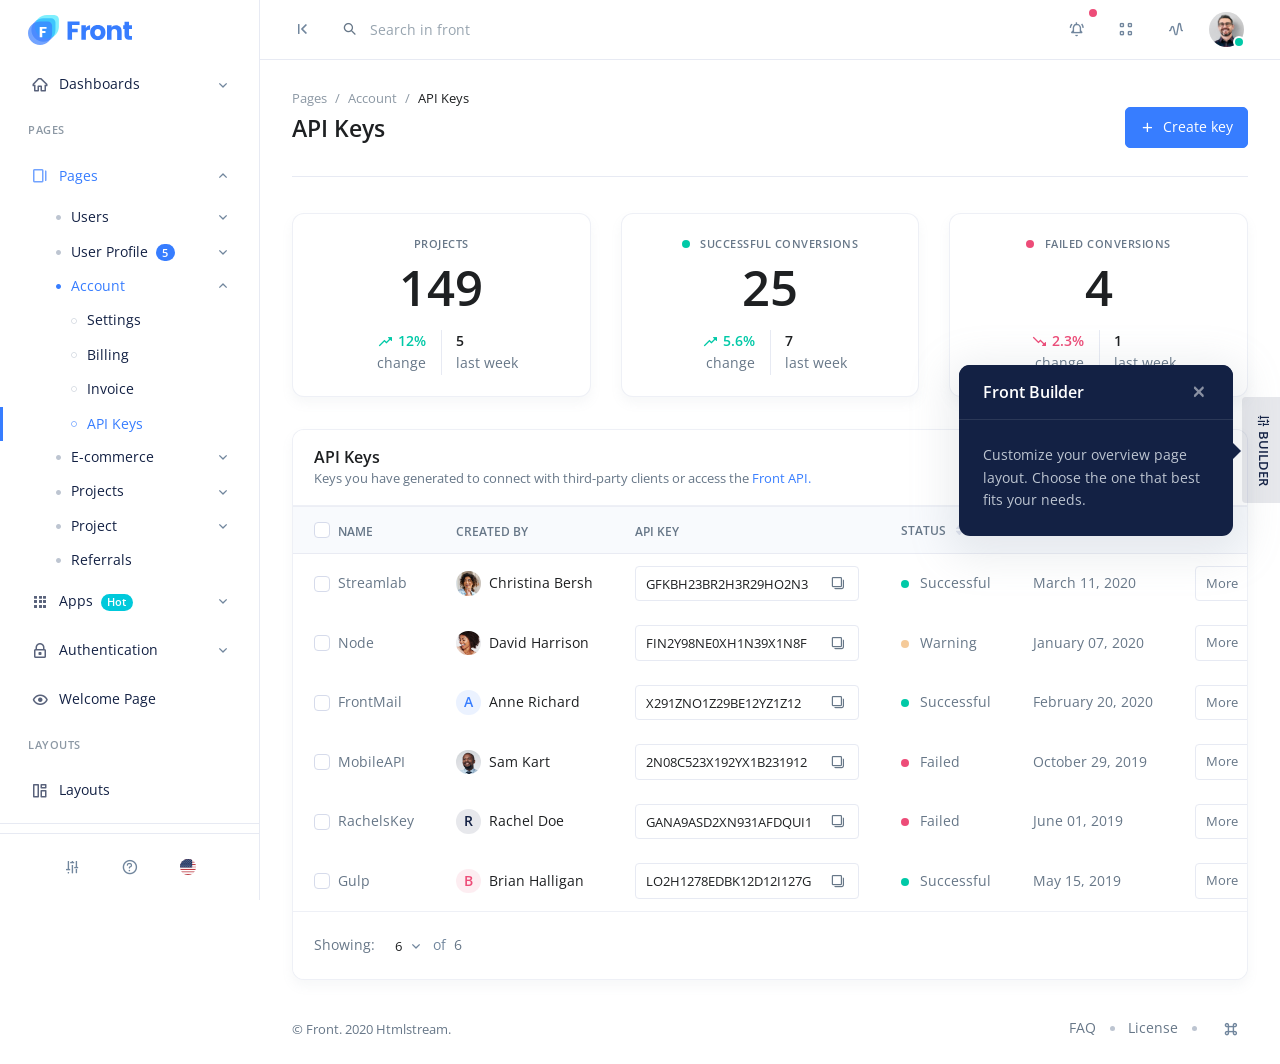
<file: AdminTemplate/account-api-keys.html>
﻿<!DOCTYPE html>
<html lang="en">
  <head>
    <!-- Required Meta Tags Always Come First -->
    <meta charset="utf-8">
    <meta name="viewport" content="width=device-width, initial-scale=1, shrink-to-fit=no">

    <!-- Title -->
    <title>API Keys | Front - Admin &amp; Dashboard Template</title>

    <!-- Favicon -->
    <link rel="shortcut icon" href="favicon.ico">

    <!-- Font -->
    <link href="https://fonts.googleapis.com/css2?family=Open+Sans:wght@400;600&display=swap" rel="stylesheet">

    <!-- CSS Implementing Plugins -->
    <link rel="stylesheet" href="assets\css\vendor.min.css">
    <link rel="stylesheet" href="assets\vendor\icon-set\style.css">
    
    

    <!-- CSS Front Template -->
    <link rel="stylesheet" href="assets\css\theme.min.css?v=1.0">
  </head>

  <body class="   footer-offset">
    
      <script src="assets\vendor\hs-navbar-vertical-aside\hs-navbar-vertical-aside-mini-cache.js"></script>
    

    <!-- ONLY DEV -->
    
      <!-- Builder -->
      <div id="styleSwitcherDropdown" class="hs-unfold-content sidebar sidebar-bordered sidebar-box-shadow" style="width: 35rem;">
        <div class="card card-lg border-0 h-100">
          <div class="card-header align-items-start">
            <div class="mr-2">
              <h3 class="card-header-title">Front Builder</h3>
              <p>Customize your overview page layout. Choose the one that best fits your needs.</p>
            </div>

            <!-- Toggle Button -->
            <a class="js-hs-unfold-invoker btn btn-icon btn-xs btn-ghost-dark" href="javascript:;" data-hs-unfold-options='{
                  "target": "#styleSwitcherDropdown",
                  "type": "css-animation",
                  "animationIn": "fadeInRight",
                  "animationOut": "fadeOutRight",
                  "hasOverlay": true,
                  "smartPositionOff": true
                 }'>
              <i class="tio-clear tio-lg"></i>
            </a>
            <!-- End Toggle Button -->
          </div>

          <!-- Body -->
          <div class="card-body sidebar-scrollbar">
            <h4 class="mb-1">Layout skins <span id="js-builder-disabled" class="badge badge-soft-danger" style="opacity: 0">Disabled</span></h4>
            <p>3 kinds of layout skins to choose from.</p>

            <div class="row gx-2 mb-5">
              <!-- Custom Radio -->
              <div class="col-4 text-center">
                <div class="text-center">
                  <div class="custom-checkbox-card mb-2">
                    <input type="radio" class="custom-checkbox-card-input" name="layoutSkinsRadio" id="layoutSkinsRadio1" checked="" value="default">
                    <label class="custom-checkbox-card-label" for="layoutSkinsRadio1">
                      <img class="custom-checkbox-card-img" src="assets\svg\layouts\layouts-sidebar-default.svg" alt="Image Description">
                    </label>
                    <span class="custom-checkbox-card-text">Default</span>
                  </div>
                </div>
              </div>
              <!-- End Custom Radio -->

              <!-- Custom Radio -->
              <div class="col-4 text-center">
                <div class="text-center">
                  <div class="custom-checkbox-card mb-2">
                    <input type="radio" class="custom-checkbox-card-input" name="layoutSkinsRadio" id="layoutSkinsRadio2" value="navbar-dark">
                    <label class="custom-checkbox-card-label" for="layoutSkinsRadio2">
                      <img class="custom-checkbox-card-img" src="assets\svg\layouts\layouts-sidebar-dark.svg" alt="Image Description">
                    </label>
                    <span class="custom-checkbox-card-text">Dark</span>
                  </div>
                </div>
              </div>
              <!-- End Custom Radio -->

              <!-- Custom Radio -->
              <div class="col-4 text-center">
                <div class="text-center">
                  <div class="custom-checkbox-card mb-2">
                    <input type="radio" class="custom-checkbox-card-input" name="layoutSkinsRadio" id="layoutSkinsRadio3" value="navbar-light">
                    <label class="custom-checkbox-card-label" for="layoutSkinsRadio3">
                      <img class="custom-checkbox-card-img" src="assets\svg\layouts\layouts-sidebar-light.svg" alt="Image Description">
                    </label>
                    <span class="custom-checkbox-card-text">Light</span>
                  </div>
                </div>
              </div>
              <!-- End Custom Radio -->
            </div>
            <!-- End Row -->

            <h4 class="mb-1">Sidebar layout options</h4>
            <p>Choose between standard navigation sizing, mini or even compact with icons.</p>

            <div class="row gx-2 mb-5">
              <!-- Custom Radio -->
              <div class="col-4 text-center">
                <div class="text-center">
                  <div class="custom-checkbox-card mb-2">
                    <input type="radio" class="custom-checkbox-card-input" name="sidebarLayoutOptions" id="sidebarLayoutOptions1" checked="" value="default">
                    <label class="custom-checkbox-card-label" for="sidebarLayoutOptions1">
                      <img class="custom-checkbox-card-img" src="assets\svg\layouts\sidebar-default-classic.svg" alt="Image Description">
                    </label>
                    <span class="custom-checkbox-card-text">Default</span>
                  </div>
                </div>
              </div>
              <!-- End Custom Radio -->

              <!-- Custom Radio -->
              <div class="col-4 text-center">
                <div class="text-center">
                  <div class="custom-checkbox-card mb-2">
                    <input type="radio" class="custom-checkbox-card-input" name="sidebarLayoutOptions" id="sidebarLayoutOptions2" value="navbar-vertical-aside-compact-mode">
                    <label class="custom-checkbox-card-label" for="sidebarLayoutOptions2">
                      <img class="custom-checkbox-card-img" src="assets\svg\layouts\sidebar-compact.svg" alt="Image Description">
                    </label>
                    <span class="custom-checkbox-card-text">Compact</span>
                  </div>
                </div>
              </div>
              <!-- End Custom Radio -->

              <!-- Custom Radio -->
              <div class="col-4 text-center">
                <div class="text-center">
                  <div class="custom-checkbox-card mb-2">
                    <input type="radio" class="custom-checkbox-card-input" name="sidebarLayoutOptions" id="sidebarLayoutOptions3" value="navbar-vertical-aside-mini-mode">
                    <label class="custom-checkbox-card-label" for="sidebarLayoutOptions3">
                      <img class="custom-checkbox-card-img" src="assets\svg\layouts\sidebar-mini.svg" alt="Image Description">
                    </label>
                    <span class="custom-checkbox-card-text">Mini</span>
                  </div>
                </div>
              </div>
              <!-- End Custom Radio -->
            </div>
            <!-- End Row -->

            <h4 class="mb-1">Header layout options</h4>
            <p>Choose the primary navigation of your header layout.</p>

            <div class="row gx-2">
              <!-- Custom Radio -->
              <div class="col-4 text-center">
                <div class="text-center">
                  <div class="custom-checkbox-card mb-2">
                    <input type="radio" class="custom-checkbox-card-input" name="headerLayoutOptions" id="headerLayoutOptions1" value="single">
                    <label class="custom-checkbox-card-label" for="headerLayoutOptions1">
                      <img class="custom-checkbox-card-img" src="assets\svg\layouts\header-default-fluid.svg" alt="Image Description">
                    </label>
                    <span class="custom-checkbox-card-text">Default (Fluid)</span>
                  </div>
                </div>
              </div>
              <!-- End Custom Radio -->

              <!-- Custom Radio -->
              <div class="col-4 text-center">
                <div class="text-center">
                  <div class="custom-checkbox-card mb-2">
                    <input type="radio" class="custom-checkbox-card-input" name="headerLayoutOptions" id="headerLayoutOptions2" value="single-container">
                    <label class="custom-checkbox-card-label" for="headerLayoutOptions2">
                      <img class="custom-checkbox-card-img" src="assets\svg\layouts\header-default-container.svg" alt="Image Description">
                    </label>
                    <span class="custom-checkbox-card-text">Default (Container)</span>
                  </div>
                </div>
              </div>
              <!-- End Custom Radio -->

              <!-- Custom Radio -->
              <div class="col-4 text-center">
                <div class="text-center">
                  <div class="custom-checkbox-card mb-2">
                    <input type="radio" class="custom-checkbox-card-input" name="headerLayoutOptions" id="headerLayoutOptions3" value="double">
                    <label class="custom-checkbox-card-label" for="headerLayoutOptions3">
                      <img class="custom-checkbox-card-img" src="assets\svg\layouts\header-double-line-fluid.svg" alt="Image Description">
                    </label>
                    <span class="custom-checkbox-card-text">Double line (Fluid)</span>
                  </div>
                </div>
              </div>
              <!-- End Custom Radio -->

              <!-- Custom Radio -->
              <div class="col-4 text-center mt-2">
                <div class="text-center">
                  <div class="custom-checkbox-card mb-2">
                    <input type="radio" class="custom-checkbox-card-input" name="headerLayoutOptions" id="headerLayoutOptions4" value="double-container">
                    <label class="custom-checkbox-card-label" for="headerLayoutOptions4">
                      <img class="custom-checkbox-card-img" src="assets\svg\layouts\header-double-line-container.svg" alt="Image Description">
                    </label>
                    <span class="custom-checkbox-card-text">Double line (Container)</span>
                  </div>
                </div>
              </div>
              <!-- End Custom Radio -->
            </div>
            <!-- End Row -->
          </div>
          <!-- End Body -->

          <!-- Footer -->
          <div class="card-footer">
            <div class="row gx-2">
              <div class="col">
                <button type="button" id="js-builder-reset" class="btn btn-block btn-lg btn-white">
                  <i class="tio-restore"></i> Reset
                </button>
              </div>
              <div class="col">
                <button type="button" id="js-builder-preview" class="btn btn-block btn-lg btn-primary">
                  <i class="tio-visible"></i> Preview
                </button>
              </div>
            </div>
            <!-- End Row -->
          </div>
          <!-- End Footer -->
        </div>
      </div>
      <!-- End Builder -->

      <!-- Builder Toggle -->
      <div class="d-none d-md-block position-fixed bottom-0 right-0 mr-5 mb-10" style="z-index: 3;">
        <div style="position: fixed; top: 50%; right: 0; margin-right: -.25rem; transform: translateY(-50%); writing-mode: vertical-rl; text-orientation: sideways;">
          <div class="hs-unfold">
            <a id="builderPopover" class="js-hs-unfold-invoker btn btn-sm btn-soft-dark py-3" href="javascript:;" data-template='<div class="d-none d-md-block popover" role="tooltip"><div class="arrow"></div><h3 class="popover-header"></h3><div class="popover-body"></div></div>' data-toggle="popover" data-placement="left" title="<div class='d-flex align-items-center'>Front Builder <a href='#!' class='close close-light ml-auto'><i id='closeBuilderPopover' class='tio-clear'></i></a></div>" data-content="Customize your overview page layout. Choose the one that best fits your needs." data-html="true" data-hs-unfold-options='{
                "target": "#styleSwitcherDropdown",
                "type": "css-animation",
                "animationIn": "fadeInRight",
                "animationOut": "fadeOutRight",
                "hasOverlay": true,
                "smartPositionOff": true
               }'>
              <i class="tio-tune mr-2"></i>
              <span class="font-weight-bold text-uppercase">Builder</span>
            </a>
          </div>
        </div>
      </div>
      <!-- End Builder Toggle -->

      <!-- JS Preview mode only -->
      <div id="headerMain" class="d-none"><header id="header" class="navbar navbar-expand-lg navbar-fixed navbar-height navbar-flush navbar-container navbar-bordered">
  <div class="navbar-nav-wrap">
    <div class="navbar-brand-wrapper">
      <!-- Logo -->
      <a class="navbar-brand" href="index.html" aria-label="Front">
        <img class="navbar-brand-logo" src="assets\svg\logos\logo.svg" alt="Logo">
        <img class="navbar-brand-logo-mini" src="assets\svg\logos\logo-short.svg" alt="Logo">
      </a>
      <!-- End Logo -->
    </div>

    <div class="navbar-nav-wrap-content-left">
      <!-- Navbar Vertical Toggle -->
      <button type="button" class="js-navbar-vertical-aside-toggle-invoker close mr-3">
        <i class="tio-first-page navbar-vertical-aside-toggle-short-align" data-toggle="tooltip" data-placement="right" title="Collapse"></i>
        <i class="tio-last-page navbar-vertical-aside-toggle-full-align" data-template='<div class="tooltip d-none d-sm-block" role="tooltip"><div class="arrow"></div><div class="tooltip-inner"></div></div>' data-toggle="tooltip" data-placement="right" title="Expand"></i>
      </button>
      <!-- End Navbar Vertical Toggle -->

      <!-- Search Form -->
      <div class="d-none d-md-block">
        <form class="position-relative">
          <!-- Input Group -->
          <div class="input-group input-group-merge input-group-borderless input-group-hover-light navbar-input-group">
            <div class="input-group-prepend">
              <div class="input-group-text">
                <i class="tio-search"></i>
              </div>
            </div>
            <input type="search" class="js-form-search form-control" placeholder="Search in front" aria-label="Search in front" data-hs-form-search-options='{
                     "clearIcon": "#clearSearchResultsIcon",
                     "dropMenuElement": "#searchDropdownMenu",
                     "dropMenuOffset": 20,
                     "toggleIconOnFocus": true,
                     "activeClass": "focus"
                   }'>
            <a class="input-group-append" href="javascript:;">
              <span class="input-group-text">
                <i id="clearSearchResultsIcon" class="tio-clear" style="display: none;"></i>
              </span>
            </a>
          </div>
          <!-- End Input Group -->

          <!-- Card Search Content -->
          <div id="searchDropdownMenu" class="hs-form-search-menu-content card dropdown-menu dropdown-card overflow-hidden">
            <!-- Body -->
            <div class="card-body-height py-3">
              <small class="dropdown-header mb-n2">Recent searches</small>

              <div class="dropdown-item bg-transparent text-wrap my-2">
                <span class="h4 mr-1">
                  <a class="btn btn-xs btn-soft-dark btn-pill" href="index.html">
                    Gulp <i class="tio-search ml-1"></i>
                  </a>
                </span>
                <span class="h4">
                  <a class="btn btn-xs btn-soft-dark btn-pill" href="index.html">
                    Notification panel <i class="tio-search ml-1"></i>
                  </a>
                </span>
              </div>

              <div class="dropdown-divider my-3"></div>

              <small class="dropdown-header mb-n2">Tutorials</small>

              <a class="dropdown-item my-2" href="index.html">
                <div class="media align-items-center">
                  <span class="icon icon-xs icon-soft-dark icon-circle mr-2">
                    <i class="tio-tune"></i>
                  </span>

                  <div class="media-body text-truncate">
                    <span>How to set up Gulp?</span>
                  </div>
                </div>
              </a>

              <a class="dropdown-item my-2" href="index.html">
                <div class="media align-items-center">
                  <span class="icon icon-xs icon-soft-dark icon-circle mr-2">
                    <i class="tio-paint-bucket"></i>
                  </span>

                  <div class="media-body text-truncate">
                    <span>How to change theme color?</span>
                  </div>
                </div>
              </a>

              <div class="dropdown-divider my-3"></div>

              <small class="dropdown-header mb-n2">Members</small>

              <a class="dropdown-item my-2" href="index.html">
                <div class="media align-items-center">
                  <img class="avatar avatar-xs avatar-circle mr-2" src="assets\img\160x160\img10.jpg" alt="Image Description">
                  <div class="media-body text-truncate">
                    <span>Amanda Harvey <i class="tio-verified text-primary" data-toggle="tooltip" data-placement="top" title="Top endorsed"></i></span>
                  </div>
                </div>
              </a>

              <a class="dropdown-item my-2" href="index.html">
                <div class="media align-items-center">
                  <img class="avatar avatar-xs avatar-circle mr-2" src="assets\img\160x160\img3.jpg" alt="Image Description">
                  <div class="media-body text-truncate">
                    <span>David Harrison</span>
                  </div>
                </div>
              </a>

              <a class="dropdown-item my-2" href="index.html">
                <div class="media align-items-center">
                  <div class="avatar avatar-xs avatar-soft-info avatar-circle mr-2">
                    <span class="avatar-initials">A</span>
                  </div>
                  <div class="media-body text-truncate">
                    <span>Anne Richard</span>
                  </div>
                </div>
              </a>
            </div>
            <!-- End Body -->

            <!-- Footer -->
            <a class="card-footer text-center" href="index.html">
              See all results
              <i class="tio-chevron-right"></i>
            </a>
            <!-- End Footer -->
          </div>
          <!-- End Card Search Content -->
        </form>
      </div>
      <!-- End Search Form -->
    </div>

    <!-- Secondary Content -->
    <div class="navbar-nav-wrap-content-right">
      <!-- Navbar -->
      <ul class="navbar-nav align-items-center flex-row">
        <li class="nav-item d-md-none">
          <!-- Search Trigger -->
          <div class="hs-unfold">
            <a class="js-hs-unfold-invoker btn btn-icon btn-ghost-secondary rounded-circle" href="javascript:;" data-hs-unfold-options='{
                 "target": "#searchDropdown",
                 "type": "css-animation",
                 "animationIn": "fadeIn",
                 "hasOverlay": "rgba(46, 52, 81, 0.1)",
                 "closeBreakpoint": "md"
               }'>
              <i class="tio-search"></i>
            </a>
          </div>
          <!-- End Search Trigger -->
        </li>

        <li class="nav-item d-none d-sm-inline-block">
          <!-- Notification -->
          <div class="hs-unfold">
            <a class="js-hs-unfold-invoker btn btn-icon btn-ghost-secondary rounded-circle" href="javascript:;" data-hs-unfold-options='{
                 "target": "#notificationDropdown",
                 "type": "css-animation"
               }'>
              <i class="tio-notifications-on-outlined"></i>
              <span class="btn-status btn-sm-status btn-status-danger"></span>
            </a>

            <div id="notificationDropdown" class="hs-unfold-content dropdown-unfold dropdown-menu dropdown-menu-right navbar-dropdown-menu" style="width: 25rem;">
              <!-- Header -->
              <div class="card-header">
                <span class="card-title h4">Notifications</span>

                <!-- Unfold -->
                <div class="hs-unfold">
                  <a class="js-hs-unfold-invoker btn btn-icon btn-sm btn-ghost-secondary rounded-circle" href="javascript:;" data-hs-unfold-options='{
                       "target": "#notificationSettingsOneDropdown",
                       "type": "css-animation"
                     }'>
                    <i class="tio-more-vertical"></i>
                  </a>
                  <div id="notificationSettingsOneDropdown" class="hs-unfold-content dropdown-unfold dropdown-menu dropdown-menu-right">
                    <span class="dropdown-header">Settings</span>
                    <a class="dropdown-item" href="#">
                      <i class="tio-archive dropdown-item-icon"></i> Archive all
                    </a>
                    <a class="dropdown-item" href="#">
                      <i class="tio-all-done dropdown-item-icon"></i> Mark all as read
                    </a>
                    <a class="dropdown-item" href="#">
                      <i class="tio-toggle-off dropdown-item-icon"></i> Disable notifications
                    </a>
                    <a class="dropdown-item" href="#">
                      <i class="tio-gift dropdown-item-icon"></i> What's new?
                    </a>
                    <div class="dropdown-divider"></div>
                    <span class="dropdown-header">Feedback</span>
                    <a class="dropdown-item" href="#">
                      <i class="tio-chat-outlined dropdown-item-icon"></i> Report
                    </a>
                  </div>
                </div>
                <!-- End Unfold -->
              </div>
              <!-- End Header -->

              <!-- Nav -->
              <ul class="nav nav-tabs nav-justified" id="notificationTab" role="tablist">
                <li class="nav-item">
                  <a class="nav-link active" id="notificationNavOne-tab" data-toggle="tab" href="#notificationNavOne" role="tab" aria-controls="notificationNavOne" aria-selected="true">Messages (3)</a>
                </li>
                <li class="nav-item">
                  <a class="nav-link" id="notificationNavTwo-tab" data-toggle="tab" href="#notificationNavTwo" role="tab" aria-controls="notificationNavTwo" aria-selected="false">Archived</a>
                </li>
              </ul>
              <!-- End Nav -->

              <!-- Body -->
              <div class="card-body-height">
                <!-- Tab Content -->
                <div class="tab-content" id="notificationTabContent">
                  <div class="tab-pane fade show active" id="notificationNavOne" role="tabpanel" aria-labelledby="notificationNavOne-tab">
                    <ul class="list-group list-group-flush navbar-card-list-group">
                      <!-- Item -->
                      <li class="list-group-item custom-checkbox-list-wrapper">
                        <div class="row">
                          <div class="col-auto position-static">
                            <div class="d-flex align-items-center">
                              <div class="custom-control custom-checkbox custom-checkbox-list">
                                <input type="checkbox" class="custom-control-input" id="notificationCheck1" checked="">
                                <label class="custom-control-label" for="notificationCheck1"></label>
                                <span class="custom-checkbox-list-stretched-bg"></span>
                              </div>
                              <div class="avatar avatar-sm avatar-circle">
                                <img class="avatar-img" src="assets\img\160x160\img3.jpg" alt="Image Description">
                              </div>
                            </div>
                          </div>
                          <div class="col ml-n3">
                            <span class="card-title h5">Brian Warner</span>
                            <p class="card-text font-size-sm">changed an issue from "In Progress" to <span class="badge badge-success">Review</span></p>
                          </div>
                          <small class="col-auto text-muted text-cap">2hr</small>
                        </div>
                        <a class="stretched-link" href="#"></a>
                      </li>
                      <!-- End Item -->

                      <!-- Item -->
                      <li class="list-group-item custom-checkbox-list-wrapper">
                        <div class="row">
                          <div class="col-auto position-static">
                            <div class="d-flex align-items-center">
                              <div class="custom-control custom-checkbox custom-checkbox-list">
                                <input type="checkbox" class="custom-control-input" id="notificationCheck2" checked="">
                                <label class="custom-control-label" for="notificationCheck2"></label>
                                <span class="custom-checkbox-list-stretched-bg"></span>
                              </div>
                              <div class="avatar avatar-sm avatar-soft-dark avatar-circle">
                                <span class="avatar-initials">K</span>
                              </div>
                            </div>
                          </div>
                          <div class="col ml-n3">
                            <span class="card-title h5">Klara Hampton</span>
                            <p class="card-text font-size-sm">mentioned you in a comment</p>
                            <blockquote class="blockquote blockquote-sm">
                              Nice work, love! You really nailed it. Keep it up!
                            </blockquote>
                          </div>
                          <small class="col-auto text-muted text-cap">10hr</small>
                        </div>
                        <a class="stretched-link" href="#"></a>
                      </li>
                      <!-- End Item -->

                      <!-- Item -->
                      <li class="list-group-item custom-checkbox-list-wrapper">
                        <div class="row">
                          <div class="col-auto position-static">
                            <div class="d-flex align-items-center">
                              <div class="custom-control custom-checkbox custom-checkbox-list">
                                <input type="checkbox" class="custom-control-input" id="notificationCheck4" checked="">
                                <label class="custom-control-label" for="notificationCheck4"></label>
                                <span class="custom-checkbox-list-stretched-bg"></span>
                              </div>
                              <div class="avatar avatar-sm avatar-circle">
                                <img class="avatar-img" src="assets\img\160x160\img10.jpg" alt="Image Description">
                              </div>
                            </div>
                          </div>
                          <div class="col ml-n3">
                            <span class="card-title h5">Ruby Walter</span>
                            <p class="card-text font-size-sm">joined the Slack group HS Team</p>
                          </div>
                          <small class="col-auto text-muted text-cap">3dy</small>
                        </div>
                        <a class="stretched-link" href="#"></a>
                      </li>
                      <!-- End Item -->

                      <!-- Item -->
                      <li class="list-group-item custom-checkbox-list-wrapper">
                        <div class="row">
                          <div class="col-auto position-static">
                            <div class="d-flex align-items-center">
                              <div class="custom-control custom-checkbox custom-checkbox-list">
                                <input type="checkbox" class="custom-control-input" id="notificationCheck3">
                                <label class="custom-control-label" for="notificationCheck3"></label>
                                <span class="custom-checkbox-list-stretched-bg"></span>
                              </div>
                              <div class="avatar avatar-sm avatar-circle">
                                <img class="avatar-img" src="assets\svg\brands\google.svg" alt="Image Description">
                              </div>
                            </div>
                          </div>
                          <div class="col ml-n3">
                            <span class="card-title h5">from Google</span>
                            <p class="card-text font-size-sm">Start using forms to capture the information of prospects visiting your Google website</p>
                          </div>
                          <small class="col-auto text-muted text-cap">17dy</small>
                        </div>
                        <a class="stretched-link" href="#"></a>
                      </li>
                      <!-- End Item -->

                      <!-- Item -->
                      <li class="list-group-item custom-checkbox-list-wrapper">
                        <div class="row">
                          <div class="col-auto position-static">
                            <div class="d-flex align-items-center">
                              <div class="custom-control custom-checkbox custom-checkbox-list">
                                <input type="checkbox" class="custom-control-input" id="notificationCheck5">
                                <label class="custom-control-label" for="notificationCheck5"></label>
                                <span class="custom-checkbox-list-stretched-bg"></span>
                              </div>
                              <div class="avatar avatar-sm avatar-circle">
                                <img class="avatar-img" src="assets\img\160x160\img7.jpg" alt="Image Description">
                              </div>
                            </div>
                          </div>
                          <div class="col ml-n3">
                            <span class="card-title h5">Sara Villar</span>
                            <p class="card-text font-size-sm">completed <i class="tio-folder-bookmarked text-primary"></i> FD-7 task</p>
                          </div>
                          <small class="col-auto text-muted text-cap">2mn</small>
                        </div>
                        <a class="stretched-link" href="#"></a>
                      </li>
                      <!-- End Item -->
                    </ul>
                  </div>

                  <div class="tab-pane fade" id="notificationNavTwo" role="tabpanel" aria-labelledby="notificationNavTwo-tab">
                    <ul class="list-group list-group-flush navbar-card-list-group">
                      <!-- Item -->
                      <li class="list-group-item custom-checkbox-list-wrapper">
                        <div class="row">
                          <div class="col-auto position-static">
                            <div class="d-flex align-items-center">
                              <div class="custom-control custom-checkbox custom-checkbox-list">
                                <input type="checkbox" class="custom-control-input" id="notificationCheck7">
                                <label class="custom-control-label" for="notificationCheck7"></label>
                                <span class="custom-checkbox-list-stretched-bg"></span>
                              </div>
                              <div class="avatar avatar-sm avatar-soft-dark avatar-circle">
                                <span class="avatar-initials">A</span>
                              </div>
                            </div>
                          </div>
                          <div class="col ml-n3">
                            <span class="card-title h5">Anne Richard</span>
                            <p class="card-text font-size-sm">accepted your invitation to join Notion</p>
                          </div>
                          <small class="col-auto text-muted text-cap">1dy</small>
                        </div>
                        <a class="stretched-link" href="#"></a>
                      </li>
                      <!-- End Item -->

                      <!-- Item -->
                      <li class="list-group-item custom-checkbox-list-wrapper">
                        <div class="row">
                          <div class="col-auto position-static">
                            <div class="d-flex align-items-center">
                              <div class="custom-control custom-checkbox custom-checkbox-list">
                                <input type="checkbox" class="custom-control-input" id="notificationCheck6">
                                <label class="custom-control-label" for="notificationCheck6"></label>
                                <span class="custom-checkbox-list-stretched-bg"></span>
                              </div>
                              <div class="avatar avatar-sm avatar-circle">
                                <img class="avatar-img" src="assets\img\160x160\img5.jpg" alt="Image Description">
                              </div>
                            </div>
                          </div>
                          <div class="col ml-n3">
                            <span class="card-title h5">Finch Hoot</span>
                            <p class="card-text font-size-sm">left Slack group HS projects</p>
                          </div>
                          <small class="col-auto text-muted text-cap">3dy</small>
                        </div>
                        <a class="stretched-link" href="#"></a>
                      </li>
                      <!-- End Item -->

                      <!-- Item -->
                      <li class="list-group-item custom-checkbox-list-wrapper">
                        <div class="row">
                          <div class="col-auto position-static">
                            <div class="d-flex align-items-center">
                              <div class="custom-control custom-checkbox custom-checkbox-list">
                                <input type="checkbox" class="custom-control-input" id="notificationCheck8">
                                <label class="custom-control-label" for="notificationCheck8"></label>
                                <span class="custom-checkbox-list-stretched-bg"></span>
                              </div>
                              <div class="avatar avatar-sm avatar-dark avatar-circle">
                                <span class="avatar-initials">HS</span>
                              </div>
                            </div>
                          </div>
                          <div class="col ml-n3">
                            <span class="card-title h5">Htmlstream</span>
                            <p class="card-text font-size-sm">you earned a "Top endorsed" <i class="tio-verified text-primary"></i> badge</p>
                          </div>
                          <small class="col-auto text-muted text-cap">6dy</small>
                        </div>
                        <a class="stretched-link" href="#"></a>
                      </li>
                      <!-- End Item -->

                      <!-- Item -->
                      <li class="list-group-item custom-checkbox-list-wrapper">
                        <div class="row">
                          <div class="col-auto position-static">
                            <div class="d-flex align-items-center">
                              <div class="custom-control custom-checkbox custom-checkbox-list">
                                <input type="checkbox" class="custom-control-input" id="notificationCheck9">
                                <label class="custom-control-label" for="notificationCheck9"></label>
                                <span class="custom-checkbox-list-stretched-bg"></span>
                              </div>
                              <div class="avatar avatar-sm avatar-circle">
                                <img class="avatar-img" src="assets\img\160x160\img8.jpg" alt="Image Description">
                              </div>
                            </div>
                          </div>
                          <div class="col ml-n3">
                            <span class="card-title h5">Linda Bates</span>
                            <p class="card-text font-size-sm">Accepted your connection</p>
                          </div>
                          <small class="col-auto text-muted text-cap">17dy</small>
                        </div>
                        <a class="stretched-link" href="#"></a>
                      </li>
                      <!-- End Item -->

                      <!-- Item -->
                      <li class="list-group-item custom-checkbox-list-wrapper">
                        <div class="row">
                          <div class="col-auto position-static">
                            <div class="d-flex align-items-center">
                              <div class="custom-control custom-checkbox custom-checkbox-list">
                                <input type="checkbox" class="custom-control-input" id="notificationCheck10">
                                <label class="custom-control-label" for="notificationCheck10"></label>
                                <span class="custom-checkbox-list-stretched-bg"></span>
                              </div>
                              <div class="avatar avatar-sm avatar-soft-dark avatar-circle">
                                <span class="avatar-initials">L</span>
                              </div>
                            </div>
                          </div>
                          <div class="col ml-n3">
                            <span class="card-title h5">Lewis Clarke</span>
                            <p class="card-text font-size-sm">completed <i class="tio-folder-bookmarked text-primary"></i> FD-134 task</p>
                          </div>
                          <small class="col-auto text-muted text-cap">2mn</small>
                        </div>
                        <a class="stretched-link" href="#"></a>
                      </li>
                      <!-- End Item -->
                    </ul>
                  </div>
                </div>
                <!-- End Tab Content -->
              </div>
              <!-- End Body -->

              <!-- Card Footer -->
              <a class="card-footer text-center" href="#">
                View all notifications
                <i class="tio-chevron-right"></i>
              </a>
              <!-- End Card Footer -->
            </div>
          </div>
          <!-- End Notification -->
        </li>

        <li class="nav-item d-none d-sm-inline-block">
          <!-- Apps -->
          <div class="hs-unfold">
            <a class="js-hs-unfold-invoker btn btn-icon btn-ghost-secondary rounded-circle" href="javascript:;" data-hs-unfold-options='{
                 "target": "#appsDropdown",
                 "type": "css-animation"
               }'>
              <i class="tio-menu-vs-outlined"></i>
            </a>

            <div id="appsDropdown" class="hs-unfold-content dropdown-unfold dropdown-menu dropdown-menu-right navbar-dropdown-menu" style="width: 25rem;">
              <!-- Header -->
              <div class="card-header">
                <span class="card-title h4">Web apps &amp; services</span>
              </div>
              <!-- End Header -->

              <!-- Body -->
              <div class="card-body card-body-height">
                <!-- Nav -->
                <div class="nav nav-pills flex-column">
                  <a class="nav-link" href="#">
                    <div class="media align-items-center">
                      <span class="mr-3">
                        <img class="avatar avatar-xs avatar-4by3" src="assets\svg\brands\atlassian.svg" alt="Image Description">
                      </span>
                      <div class="media-body text-truncate">
                        <span class="h5 mb-0">Atlassian</span>
                        <span class="d-block font-size-sm text-body">Security and control across Cloud</span>
                      </div>
                    </div>
                  </a>

                  <a class="nav-link" href="#">
                    <div class="media align-items-center">
                      <span class="mr-3">
                        <img class="avatar avatar-xs avatar-4by3" src="assets\svg\brands\slack.svg" alt="Image Description">
                      </span>
                      <div class="media-body text-truncate">
                        <span class="h5 mb-0">Slack <span class="badge badge-primary badge-pill text-uppercase ml-1">Try</span></span>
                        <span class="d-block font-size-sm text-body">Email collaboration software</span>
                      </div>
                    </div>
                  </a>

                  <a class="nav-link" href="#">
                    <div class="media align-items-center">
                      <span class="mr-3">
                        <img class="avatar avatar-xs avatar-4by3" src="assets\svg\brands\google-webdev.svg" alt="Image Description">
                      </span>
                      <div class="media-body text-truncate">
                        <span class="h5 mb-0">Google webdev</span>
                        <span class="d-block font-size-sm text-body">Work involved in developing a website</span>
                      </div>
                    </div>
                  </a>

                  <a class="nav-link" href="#">
                    <div class="media align-items-center">
                      <span class="mr-3">
                        <img class="avatar avatar-xs avatar-4by3" src="assets\svg\brands\frontapp.svg" alt="Image Description">
                      </span>
                      <div class="media-body text-truncate">
                        <span class="h5 mb-0">Frontapp</span>
                        <span class="d-block font-size-sm text-body">The inbox for teams</span>
                      </div>
                    </div>
                  </a>

                  <a class="nav-link" href="#">
                    <div class="media align-items-center">
                      <span class="mr-3">
                        <img class="avatar avatar-xs avatar-4by3" src="assets\svg\illustrations\review-rating-shield.svg" alt="Image Description">
                      </span>
                      <div class="media-body text-truncate">
                        <span class="h5 mb-0">HS Support</span>
                        <span class="d-block font-size-sm text-body">Customer service and support</span>
                      </div>
                    </div>
                  </a>

                  <a class="nav-link" href="#">
                    <div class="media align-items-center">
                      <span class="avatar avatar-xs avatar-soft-dark mr-3">
                        <span class="avatar-initials"><i class="tio-apps"></i></span>
                      </span>
                      <div class="media-body text-truncate">
                        <span class="h5 mb-0">More Front products</span>
                        <span class="d-block font-size-sm text-body">Check out more HS products</span>
                      </div>
                    </div>
                  </a>
                </div>
                <!-- End Nav -->
              </div>
              <!-- End Body -->

              <!-- Footer -->
              <a class="card-footer text-center" href="#">
                View all apps
                <i class="tio-chevron-right"></i>
              </a>
              <!-- End Footer -->
            </div>
          </div>
          <!-- End Apps -->
        </li>

        <li class="nav-item d-none d-sm-inline-block">
          <!-- Activity -->
          <div class="hs-unfold">
            <a class="js-hs-unfold-invoker btn btn-icon btn-ghost-secondary rounded-circle" href="javascript:;" data-hs-unfold-options='{
                "target": "#activitySidebar",
                "type": "css-animation",
                "animationIn": "fadeInRight",
                "animationOut": "fadeOutRight",
                "hasOverlay": true,
                "smartPositionOff": true
               }'>
              <i class="tio-voice-line"></i>
            </a>
          </div>
          <!-- Activity -->
        </li>

        <li class="nav-item">
          <!-- Account -->
          <div class="hs-unfold">
            <a class="js-hs-unfold-invoker navbar-dropdown-account-wrapper" href="javascript:;" data-hs-unfold-options='{
                 "target": "#accountNavbarDropdown",
                 "type": "css-animation"
               }'>
              <div class="avatar avatar-sm avatar-circle">
                <img class="avatar-img" src="assets\img\160x160\img6.jpg" alt="Image Description">
                <span class="avatar-status avatar-sm-status avatar-status-success"></span>
              </div>
            </a>

            <div id="accountNavbarDropdown" class="hs-unfold-content dropdown-unfold dropdown-menu dropdown-menu-right navbar-dropdown-menu navbar-dropdown-account" style="width: 16rem;">
              <div class="dropdown-item-text">
                <div class="media align-items-center">
                  <div class="avatar avatar-sm avatar-circle mr-2">
                    <img class="avatar-img" src="assets\img\160x160\img6.jpg" alt="Image Description">
                  </div>
                  <div class="media-body">
                    <span class="card-title h5">Mark Williams</span>
                    <span class="card-text">mark@example.com</span>
                  </div>
                </div>
              </div>

              <div class="dropdown-divider"></div>

              <!-- Unfold -->
              <div class="hs-unfold w-100">
                <a class="js-hs-unfold-invoker navbar-dropdown-submenu-item dropdown-item d-flex align-items-center" href="javascript:;" data-hs-unfold-options='{
                     "target": "#navSubmenuPagesAccountDropdown1",
                     "event": "hover"
                   }'>
                  <span class="text-truncate pr-2" title="Set status">Set status</span>
                  <i class="tio-chevron-right navbar-dropdown-submenu-item-invoker ml-auto"></i>
                </a>

                <div id="navSubmenuPagesAccountDropdown1" class="hs-unfold-content hs-unfold-has-submenu dropdown-unfold dropdown-menu navbar-dropdown-sub-menu">
                  <a class="dropdown-item" href="#">
                    <span class="legend-indicator bg-success mr-1"></span>
                    <span class="text-truncate pr-2" title="Available">Available</span>
                  </a>
                  <a class="dropdown-item" href="#">
                    <span class="legend-indicator bg-danger mr-1"></span>
                    <span class="text-truncate pr-2" title="Busy">Busy</span>
                  </a>
                  <a class="dropdown-item" href="#">
                    <span class="legend-indicator bg-warning mr-1"></span>
                    <span class="text-truncate pr-2" title="Away">Away</span>
                  </a>
                  <div class="dropdown-divider"></div>
                  <a class="dropdown-item" href="#">
                    <span class="text-truncate pr-2" title="Reset status">Reset status</span>
                  </a>
                </div>
              </div>
              <!-- End Unfold -->

              <a class="dropdown-item" href="#">
                <span class="text-truncate pr-2" title="Profile &amp; account">Profile &amp; account</span>
              </a>

              <a class="dropdown-item" href="#">
                <span class="text-truncate pr-2" title="Settings">Settings</span>
              </a>

              <div class="dropdown-divider"></div>

              <a class="dropdown-item" href="#">
                <div class="media align-items-center">
                  <div class="avatar avatar-sm avatar-dark avatar-circle mr-2">
                    <span class="avatar-initials">HS</span>
                  </div>
                  <div class="media-body">
                    <span class="card-title h5">Htmlstream <span class="badge badge-primary badge-pill text-uppercase ml-1">PRO</span></span>
                    <span class="card-text">hs.example.com</span>
                  </div>
                </div>
              </a>

              <div class="dropdown-divider"></div>

              <!-- Unfold -->
              <div class="hs-unfold w-100">
                <a class="js-hs-unfold-invoker navbar-dropdown-submenu-item dropdown-item d-flex align-items-center" href="javascript:;" data-hs-unfold-options='{
                     "target": "#navSubmenuPagesAccountDropdown2",
                     "event": "hover"
                   }'>
                  <span class="text-truncate pr-2" title="Customization">Customization</span>
                  <i class="tio-chevron-right navbar-dropdown-submenu-item-invoker  ml-auto"></i>
                </a>

                <div id="navSubmenuPagesAccountDropdown2" class="hs-unfold-content hs-unfold-has-submenu dropdown-unfold dropdown-menu navbar-dropdown-sub-menu">
                  <a class="dropdown-item" href="#">
                    <span class="text-truncate pr-2" title="Invite people">Invite people</span>
                  </a>
                  <a class="dropdown-item" href="#">
                    <span class="text-truncate pr-2" title="Analytics">Analytics</span>
                    <i class="tio-open-in-new"></i>
                  </a>
                  <a class="dropdown-item" href="#">
                    <span class="text-truncate pr-2" title="Customize Front">Customize Front</span>
                    <i class="tio-open-in-new"></i>
                  </a>
                </div>
              </div>
              <!-- End Unfold -->

              <a class="dropdown-item" href="#">
                <span class="text-truncate pr-2" title="Manage team">Manage team</span>
              </a>

              <div class="dropdown-divider"></div>

              <a class="dropdown-item" href="#">
                <span class="text-truncate pr-2" title="Sign out">Sign out</span>
              </a>
            </div>
          </div>
          <!-- End Account -->
        </li>
      </ul>
      <!-- End Navbar -->
    </div>
    <!-- End Secondary Content -->
  </div>
</header></div>
      <div id="headerFluid" class="d-none"><header id="header" class="navbar navbar-expand-xl navbar-fixed navbar-height navbar-flush navbar-container navbar-bordered  ">
  <div class="js-mega-menu navbar-nav-wrap">
    <div class="navbar-brand-wrapper">
      <!-- Logo -->
      
      
        <a class="navbar-brand" href="index.html" aria-label="Front">
          <img class="navbar-brand-logo" src="assets\svg\logos\logo.svg" alt="Logo">
        </a>
      
      <!-- End Logo -->
    </div>

    <!-- Secondary Content -->
    <div class="navbar-nav-wrap-content-right">
      <!-- Navbar -->
      <ul class="navbar-nav align-items-center flex-row">
        <li class="nav-item d-none d-sm-inline-block">
          <!-- Notification -->
          <div class="hs-unfold">
            <a class="js-hs-unfold-invoker btn btn-icon btn-ghost-secondary rounded-circle" href="javascript:;" data-hs-unfold-options='{
                 "target": "#notificationDropdown",
                 "type": "css-animation"
               }'>
              <i class="tio-notifications-on-outlined"></i>
              <span class="btn-status btn-sm-status btn-status-danger"></span>
            </a>

            <div id="notificationDropdown" class="hs-unfold-content dropdown-unfold dropdown-menu dropdown-menu-right navbar-dropdown-menu" style="width: 25rem;">
              <!-- Header -->
              <div class="card-header">
                <span class="card-title h4">Notifications</span>

                <!-- Unfold -->
                <div class="hs-unfold">
                  <a class="js-hs-unfold-invoker btn btn-icon btn-sm btn-ghost-secondary rounded-circle" href="javascript:;" data-hs-unfold-options='{
                       "target": "#notificationSettingsOneDropdown",
                       "type": "css-animation"
                     }'>
                    <i class="tio-more-vertical"></i>
                  </a>
                  <div id="notificationSettingsOneDropdown" class="hs-unfold-content dropdown-unfold dropdown-menu dropdown-menu-right">
                    <span class="dropdown-header">Settings</span>
                    <a class="dropdown-item" href="#">
                      <i class="tio-archive dropdown-item-icon"></i> Archive all
                    </a>
                    <a class="dropdown-item" href="#">
                      <i class="tio-all-done dropdown-item-icon"></i> Mark all as read
                    </a>
                    <a class="dropdown-item" href="#">
                      <i class="tio-toggle-off dropdown-item-icon"></i> Disable notifications
                    </a>
                    <a class="dropdown-item" href="#">
                      <i class="tio-gift dropdown-item-icon"></i> What's new?
                    </a>
                    <div class="dropdown-divider"></div>
                    <span class="dropdown-header">Feedback</span>
                    <a class="dropdown-item" href="#">
                      <i class="tio-chat-outlined dropdown-item-icon"></i> Report
                    </a>
                  </div>
                </div>
                <!-- End Unfold -->
              </div>
              <!-- End Header -->

              <!-- Nav -->
              <ul class="nav nav-tabs nav-justified" id="notificationTab" role="tablist">
                <li class="nav-item">
                  <a class="nav-link active" id="notificationNavOne-tab" data-toggle="tab" href="#notificationNavOne" role="tab" aria-controls="notificationNavOne" aria-selected="true">Messages (3)</a>
                </li>
                <li class="nav-item">
                  <a class="nav-link" id="notificationNavTwo-tab" data-toggle="tab" href="#notificationNavTwo" role="tab" aria-controls="notificationNavTwo" aria-selected="false">Archived</a>
                </li>
              </ul>
              <!-- End Nav -->

              <!-- Body -->
              <div class="card-body-height">
                <!-- Tab Content -->
                <div class="tab-content" id="notificationTabContent">
                  <div class="tab-pane fade show active" id="notificationNavOne" role="tabpanel" aria-labelledby="notificationNavOne-tab">
                    <ul class="list-group list-group-flush navbar-card-list-group">
                      <!-- Item -->
                      <li class="list-group-item custom-checkbox-list-wrapper">
                        <div class="row">
                          <div class="col-auto position-static">
                            <div class="d-flex align-items-center">
                              <div class="custom-control custom-checkbox custom-checkbox-list">
                                <input type="checkbox" class="custom-control-input" id="notificationCheck1" checked="">
                                <label class="custom-control-label" for="notificationCheck1"></label>
                                <span class="custom-checkbox-list-stretched-bg"></span>
                              </div>
                              <div class="avatar avatar-sm avatar-circle">
                                <img class="avatar-img" src="assets\img\160x160\img3.jpg" alt="Image Description">
                              </div>
                            </div>
                          </div>
                          <div class="col ml-n3">
                            <span class="card-title h5">Brian Warner</span>
                            <p class="card-text font-size-sm">changed an issue from "In Progress" to <span class="badge badge-success">Review</span></p>
                          </div>
                          <small class="col-auto text-muted text-cap">2hr</small>
                        </div>
                        <a class="stretched-link" href="#"></a>
                      </li>
                      <!-- End Item -->

                      <!-- Item -->
                      <li class="list-group-item custom-checkbox-list-wrapper">
                        <div class="row">
                          <div class="col-auto position-static">
                            <div class="d-flex align-items-center">
                              <div class="custom-control custom-checkbox custom-checkbox-list">
                                <input type="checkbox" class="custom-control-input" id="notificationCheck2" checked="">
                                <label class="custom-control-label" for="notificationCheck2"></label>
                                <span class="custom-checkbox-list-stretched-bg"></span>
                              </div>
                              <div class="avatar avatar-sm avatar-soft-dark avatar-circle">
                                <span class="avatar-initials">K</span>
                              </div>
                            </div>
                          </div>
                          <div class="col ml-n3">
                            <span class="card-title h5">Klara Hampton</span>
                            <p class="card-text font-size-sm">mentioned you in a comment</p>
                            <blockquote class="blockquote blockquote-sm">
                              Nice work, love! You really nailed it. Keep it up!
                            </blockquote>
                          </div>
                          <small class="col-auto text-muted text-cap">10hr</small>
                        </div>
                        <a class="stretched-link" href="#"></a>
                      </li>
                      <!-- End Item -->

                      <!-- Item -->
                      <li class="list-group-item custom-checkbox-list-wrapper">
                        <div class="row">
                          <div class="col-auto position-static">
                            <div class="d-flex align-items-center">
                              <div class="custom-control custom-checkbox custom-checkbox-list">
                                <input type="checkbox" class="custom-control-input" id="notificationCheck4" checked="">
                                <label class="custom-control-label" for="notificationCheck4"></label>
                                <span class="custom-checkbox-list-stretched-bg"></span>
                              </div>
                              <div class="avatar avatar-sm avatar-circle">
                                <img class="avatar-img" src="assets\img\160x160\img10.jpg" alt="Image Description">
                              </div>
                            </div>
                          </div>
                          <div class="col ml-n3">
                            <span class="card-title h5">Ruby Walter</span>
                            <p class="card-text font-size-sm">joined the Slack group HS Team</p>
                          </div>
                          <small class="col-auto text-muted text-cap">3dy</small>
                        </div>
                        <a class="stretched-link" href="#"></a>
                      </li>
                      <!-- End Item -->

                      <!-- Item -->
                      <li class="list-group-item custom-checkbox-list-wrapper">
                        <div class="row">
                          <div class="col-auto position-static">
                            <div class="d-flex align-items-center">
                              <div class="custom-control custom-checkbox custom-checkbox-list">
                                <input type="checkbox" class="custom-control-input" id="notificationCheck3">
                                <label class="custom-control-label" for="notificationCheck3"></label>
                                <span class="custom-checkbox-list-stretched-bg"></span>
                              </div>
                              <div class="avatar avatar-sm avatar-circle">
                                <img class="avatar-img" src="assets\svg\brands\google.svg" alt="Image Description">
                              </div>
                            </div>
                          </div>
                          <div class="col ml-n3">
                            <span class="card-title h5">from Google</span>
                            <p class="card-text font-size-sm">Start using forms to capture the information of prospects visiting your Google website</p>
                          </div>
                          <small class="col-auto text-muted text-cap">17dy</small>
                        </div>
                        <a class="stretched-link" href="#"></a>
                      </li>
                      <!-- End Item -->

                      <!-- Item -->
                      <li class="list-group-item custom-checkbox-list-wrapper">
                        <div class="row">
                          <div class="col-auto position-static">
                            <div class="d-flex align-items-center">
                              <div class="custom-control custom-checkbox custom-checkbox-list">
                                <input type="checkbox" class="custom-control-input" id="notificationCheck5">
                                <label class="custom-control-label" for="notificationCheck5"></label>
                                <span class="custom-checkbox-list-stretched-bg"></span>
                              </div>
                              <div class="avatar avatar-sm avatar-circle">
                                <img class="avatar-img" src="assets\img\160x160\img7.jpg" alt="Image Description">
                              </div>
                            </div>
                          </div>
                          <div class="col ml-n3">
                            <span class="card-title h5">Sara Villar</span>
                            <p class="card-text font-size-sm">completed <i class="tio-folder-bookmarked text-primary"></i> FD-7 task</p>
                          </div>
                          <small class="col-auto text-muted text-cap">2mn</small>
                        </div>
                        <a class="stretched-link" href="#"></a>
                      </li>
                      <!-- End Item -->
                    </ul>
                  </div>

                  <div class="tab-pane fade" id="notificationNavTwo" role="tabpanel" aria-labelledby="notificationNavTwo-tab">
                    <ul class="list-group list-group-flush navbar-card-list-group">
                      <!-- Item -->
                      <li class="list-group-item custom-checkbox-list-wrapper">
                        <div class="row">
                          <div class="col-auto position-static">
                            <div class="d-flex align-items-center">
                              <div class="custom-control custom-checkbox custom-checkbox-list">
                                <input type="checkbox" class="custom-control-input" id="notificationCheck7">
                                <label class="custom-control-label" for="notificationCheck7"></label>
                                <span class="custom-checkbox-list-stretched-bg"></span>
                              </div>
                              <div class="avatar avatar-sm avatar-soft-dark avatar-circle">
                                <span class="avatar-initials">A</span>
                              </div>
                            </div>
                          </div>
                          <div class="col ml-n3">
                            <span class="card-title h5">Anne Richard</span>
                            <p class="card-text font-size-sm">accepted your invitation to join Notion</p>
                          </div>
                          <small class="col-auto text-muted text-cap">1dy</small>
                        </div>
                        <a class="stretched-link" href="#"></a>
                      </li>
                      <!-- End Item -->

                      <!-- Item -->
                      <li class="list-group-item custom-checkbox-list-wrapper">
                        <div class="row">
                          <div class="col-auto position-static">
                            <div class="d-flex align-items-center">
                              <div class="custom-control custom-checkbox custom-checkbox-list">
                                <input type="checkbox" class="custom-control-input" id="notificationCheck6">
                                <label class="custom-control-label" for="notificationCheck6"></label>
                                <span class="custom-checkbox-list-stretched-bg"></span>
                              </div>
                              <div class="avatar avatar-sm avatar-circle">
                                <img class="avatar-img" src="assets\img\160x160\img5.jpg" alt="Image Description">
                              </div>
                            </div>
                          </div>
                          <div class="col ml-n3">
                            <span class="card-title h5">Finch Hoot</span>
                            <p class="card-text font-size-sm">left Slack group HS projects</p>
                          </div>
                          <small class="col-auto text-muted text-cap">3dy</small>
                        </div>
                        <a class="stretched-link" href="#"></a>
                      </li>
                      <!-- End Item -->

                      <!-- Item -->
                      <li class="list-group-item custom-checkbox-list-wrapper">
                        <div class="row">
                          <div class="col-auto position-static">
                            <div class="d-flex align-items-center">
                              <div class="custom-control custom-checkbox custom-checkbox-list">
                                <input type="checkbox" class="custom-control-input" id="notificationCheck8">
                                <label class="custom-control-label" for="notificationCheck8"></label>
                                <span class="custom-checkbox-list-stretched-bg"></span>
                              </div>
                              <div class="avatar avatar-sm avatar-dark avatar-circle">
                                <span class="avatar-initials">HS</span>
                              </div>
                            </div>
                          </div>
                          <div class="col ml-n3">
                            <span class="card-title h5">Htmlstream</span>
                            <p class="card-text font-size-sm">you earned a "Top endorsed" <i class="tio-verified text-primary"></i> badge</p>
                          </div>
                          <small class="col-auto text-muted text-cap">6dy</small>
                        </div>
                        <a class="stretched-link" href="#"></a>
                      </li>
                      <!-- End Item -->

                      <!-- Item -->
                      <li class="list-group-item custom-checkbox-list-wrapper">
                        <div class="row">
                          <div class="col-auto position-static">
                            <div class="d-flex align-items-center">
                              <div class="custom-control custom-checkbox custom-checkbox-list">
                                <input type="checkbox" class="custom-control-input" id="notificationCheck9">
                                <label class="custom-control-label" for="notificationCheck9"></label>
                                <span class="custom-checkbox-list-stretched-bg"></span>
                              </div>
                              <div class="avatar avatar-sm avatar-circle">
                                <img class="avatar-img" src="assets\img\160x160\img8.jpg" alt="Image Description">
                              </div>
                            </div>
                          </div>
                          <div class="col ml-n3">
                            <span class="card-title h5">Linda Bates</span>
                            <p class="card-text font-size-sm">Accepted your connection</p>
                          </div>
                          <small class="col-auto text-muted text-cap">17dy</small>
                        </div>
                        <a class="stretched-link" href="#"></a>
                      </li>
                      <!-- End Item -->

                      <!-- Item -->
                      <li class="list-group-item custom-checkbox-list-wrapper">
                        <div class="row">
                          <div class="col-auto position-static">
                            <div class="d-flex align-items-center">
                              <div class="custom-control custom-checkbox custom-checkbox-list">
                                <input type="checkbox" class="custom-control-input" id="notificationCheck10">
                                <label class="custom-control-label" for="notificationCheck10"></label>
                                <span class="custom-checkbox-list-stretched-bg"></span>
                              </div>
                              <div class="avatar avatar-sm avatar-soft-dark avatar-circle">
                                <span class="avatar-initials">L</span>
                              </div>
                            </div>
                          </div>
                          <div class="col ml-n3">
                            <span class="card-title h5">Lewis Clarke</span>
                            <p class="card-text font-size-sm">completed <i class="tio-folder-bookmarked text-primary"></i> FD-134 task</p>
                          </div>
                          <small class="col-auto text-muted text-cap">2mn</small>
                        </div>
                        <a class="stretched-link" href="#"></a>
                      </li>
                      <!-- End Item -->
                    </ul>
                  </div>
                </div>
                <!-- End Tab Content -->
              </div>
              <!-- End Body -->

              <!-- Card Footer -->
              <a class="card-footer text-center" href="#">
                View all notifications
                <i class="tio-chevron-right"></i>
              </a>
              <!-- End Card Footer -->
            </div>
          </div>
          <!-- End Notification -->
        </li>

        <li class="nav-item d-none d-sm-inline-block">
          <!-- Apps -->
          <div class="hs-unfold">
            <a class="js-hs-unfold-invoker btn btn-icon btn-ghost-secondary rounded-circle" href="javascript:;" data-hs-unfold-options='{
                 "target": "#appsDropdown",
                 "type": "css-animation"
               }'>
              <i class="tio-menu-vs-outlined"></i>
            </a>

            <div id="appsDropdown" class="hs-unfold-content dropdown-unfold dropdown-menu dropdown-menu-right navbar-dropdown-menu" style="width: 25rem;">
              <!-- Header -->
              <div class="card-header">
                <span class="card-title h4">Web apps &amp; services</span>
              </div>
              <!-- End Header -->

              <!-- Body -->
              <div class="card-body card-body-height">
                <!-- Nav -->
                <div class="nav nav-pills flex-column">
                  <a class="nav-link" href="#">
                    <div class="media align-items-center">
                      <span class="mr-3">
                        <img class="avatar avatar-xs avatar-4by3" src="assets\svg\brands\atlassian.svg" alt="Image Description">
                      </span>
                      <div class="media-body text-truncate">
                        <span class="h5 mb-0">Atlassian</span>
                        <span class="d-block font-size-sm text-body">Security and control across Cloud</span>
                      </div>
                    </div>
                  </a>

                  <a class="nav-link" href="#">
                    <div class="media align-items-center">
                      <span class="mr-3">
                        <img class="avatar avatar-xs avatar-4by3" src="assets\svg\brands\slack.svg" alt="Image Description">
                      </span>
                      <div class="media-body text-truncate">
                        <span class="h5 mb-0">Slack <span class="badge badge-primary badge-pill text-uppercase ml-1">Try</span></span>
                        <span class="d-block font-size-sm text-body">Email collaboration software</span>
                      </div>
                    </div>
                  </a>

                  <a class="nav-link" href="#">
                    <div class="media align-items-center">
                      <span class="mr-3">
                        <img class="avatar avatar-xs avatar-4by3" src="assets\svg\brands\google-webdev.svg" alt="Image Description">
                      </span>
                      <div class="media-body text-truncate">
                        <span class="h5 mb-0">Google webdev</span>
                        <span class="d-block font-size-sm text-body">Work involved in developing a website</span>
                      </div>
                    </div>
                  </a>

                  <a class="nav-link" href="#">
                    <div class="media align-items-center">
                      <span class="mr-3">
                        <img class="avatar avatar-xs avatar-4by3" src="assets\svg\brands\frontapp.svg" alt="Image Description">
                      </span>
                      <div class="media-body text-truncate">
                        <span class="h5 mb-0">Frontapp</span>
                        <span class="d-block font-size-sm text-body">The inbox for teams</span>
                      </div>
                    </div>
                  </a>

                  <a class="nav-link" href="#">
                    <div class="media align-items-center">
                      <span class="mr-3">
                        <img class="avatar avatar-xs avatar-4by3" src="assets\svg\illustrations\review-rating-shield.svg" alt="Image Description">
                      </span>
                      <div class="media-body text-truncate">
                        <span class="h5 mb-0">HS Support</span>
                        <span class="d-block font-size-sm text-body">Customer service and support</span>
                      </div>
                    </div>
                  </a>

                  <a class="nav-link" href="#">
                    <div class="media align-items-center">
                      <span class="avatar avatar-xs avatar-soft-dark mr-3">
                        <span class="avatar-initials"><i class="tio-apps"></i></span>
                      </span>
                      <div class="media-body text-truncate">
                        <span class="h5 mb-0">More Front products</span>
                        <span class="d-block font-size-sm text-body">Check out more HS products</span>
                      </div>
                    </div>
                  </a>
                </div>
                <!-- End Nav -->
              </div>
              <!-- End Body -->

              <!-- Footer -->
              <a class="card-footer text-center" href="#">
                View all apps
                <i class="tio-chevron-right"></i>
              </a>
              <!-- End Footer -->
            </div>
          </div>
          <!-- End Apps -->
        </li>

        <li class="nav-item d-none d-sm-inline-block">
          <!-- Activity -->
          <div class="hs-unfold">
            <a class="js-hs-unfold-invoker btn btn-icon btn-ghost-secondary rounded-circle" href="javascript:;" data-hs-unfold-options='{
                "target": "#activitySidebar",
                "type": "css-animation",
                "animationIn": "fadeInRight",
                "animationOut": "fadeOutRight",
                "hasOverlay": true,
                "smartPositionOff": true
               }'>
              <i class="tio-voice-line"></i>
            </a>
          </div>
          <!-- Activity -->
        </li>

        <li class="nav-item">
          <!-- Account -->
          <div class="hs-unfold">
            <a class="js-hs-unfold-invoker navbar-dropdown-account-wrapper" href="javascript:;" data-hs-unfold-options='{
                 "target": "#accountNavbarDropdown",
                 "type": "css-animation"
               }'>
              <div class="avatar avatar-sm avatar-circle">
                <img class="avatar-img" src="assets\img\160x160\img6.jpg" alt="Image Description">
                <span class="avatar-status avatar-sm-status avatar-status-success"></span>
              </div>
            </a>

            <div id="accountNavbarDropdown" class="hs-unfold-content dropdown-unfold dropdown-menu dropdown-menu-right navbar-dropdown-menu navbar-dropdown-account" style="width: 16rem;">
              <div class="dropdown-item-text">
                <div class="media align-items-center">
                  <div class="avatar avatar-sm avatar-circle mr-2">
                    <img class="avatar-img" src="assets\img\160x160\img6.jpg" alt="Image Description">
                  </div>
                  <div class="media-body">
                    <span class="card-title h5">Mark Williams</span>
                    <span class="card-text">mark@example.com</span>
                  </div>
                </div>
              </div>

              <div class="dropdown-divider"></div>

              <!-- Unfold -->
              <div class="hs-unfold w-100">
                <a class="js-hs-unfold-invoker navbar-dropdown-submenu-item dropdown-item d-flex align-items-center" href="javascript:;" data-hs-unfold-options='{
                     "target": "#navSubmenuPagesAccountDropdown1",
                     "event": "hover"
                   }'>
                  <span class="text-truncate pr-2" title="Set status">Set status</span>
                  <i class="tio-chevron-right navbar-dropdown-submenu-item-invoker ml-auto"></i>
                </a>

                <div id="navSubmenuPagesAccountDropdown1" class="hs-unfold-content hs-unfold-has-submenu dropdown-unfold dropdown-menu navbar-dropdown-sub-menu">
                  <a class="dropdown-item" href="#">
                    <span class="legend-indicator bg-success mr-1"></span>
                    <span class="text-truncate pr-2" title="Available">Available</span>
                  </a>
                  <a class="dropdown-item" href="#">
                    <span class="legend-indicator bg-danger mr-1"></span>
                    <span class="text-truncate pr-2" title="Busy">Busy</span>
                  </a>
                  <a class="dropdown-item" href="#">
                    <span class="legend-indicator bg-warning mr-1"></span>
                    <span class="text-truncate pr-2" title="Away">Away</span>
                  </a>
                  <div class="dropdown-divider"></div>
                  <a class="dropdown-item" href="#">
                    <span class="text-truncate pr-2" title="Reset status">Reset status</span>
                  </a>
                </div>
              </div>
              <!-- End Unfold -->

              <a class="dropdown-item" href="#">
                <span class="text-truncate pr-2" title="Profile &amp; account">Profile &amp; account</span>
              </a>

              <a class="dropdown-item" href="#">
                <span class="text-truncate pr-2" title="Settings">Settings</span>
              </a>

              <div class="dropdown-divider"></div>

              <a class="dropdown-item" href="#">
                <div class="media align-items-center">
                  <div class="avatar avatar-sm avatar-dark avatar-circle mr-2">
                    <span class="avatar-initials">HS</span>
                  </div>
                  <div class="media-body">
                    <span class="card-title h5">Htmlstream <span class="badge badge-primary badge-pill text-uppercase ml-1">PRO</span></span>
                    <span class="card-text">hs.example.com</span>
                  </div>
                </div>
              </a>

              <div class="dropdown-divider"></div>

              <!-- Unfold -->
              <div class="hs-unfold w-100">
                <a class="js-hs-unfold-invoker navbar-dropdown-submenu-item dropdown-item d-flex align-items-center" href="javascript:;" data-hs-unfold-options='{
                     "target": "#navSubmenuPagesAccountDropdown2",
                     "event": "hover"
                   }'>
                  <span class="text-truncate pr-2" title="Customization">Customization</span>
                  <i class="tio-chevron-right navbar-dropdown-submenu-item-invoker  ml-auto"></i>
                </a>

                <div id="navSubmenuPagesAccountDropdown2" class="hs-unfold-content hs-unfold-has-submenu dropdown-unfold dropdown-menu navbar-dropdown-sub-menu">
                  <a class="dropdown-item" href="#">
                    <span class="text-truncate pr-2" title="Invite people">Invite people</span>
                  </a>
                  <a class="dropdown-item" href="#">
                    <span class="text-truncate pr-2" title="Analytics">Analytics</span>
                    <i class="tio-open-in-new"></i>
                  </a>
                  <a class="dropdown-item" href="#">
                    <span class="text-truncate pr-2" title="Customize Front">Customize Front</span>
                    <i class="tio-open-in-new"></i>
                  </a>
                </div>
              </div>
              <!-- End Unfold -->

              <a class="dropdown-item" href="#">
                <span class="text-truncate pr-2" title="Manage team">Manage team</span>
              </a>

              <div class="dropdown-divider"></div>

              <a class="dropdown-item" href="#">
                <span class="text-truncate pr-2" title="Sign out">Sign out</span>
              </a>
            </div>
          </div>
          <!-- End Account -->
        </li>

        <li class="nav-item">
          <!-- Toggle -->
          <button type="button" class="navbar-toggler btn btn-ghost-secondary rounded-circle" aria-label="Toggle navigation" aria-expanded="false" aria-controls="navbarNavMenu" data-toggle="collapse" data-target="#navbarNavMenu">
            <i class="tio-menu-hamburger"></i>
          </button>
          <!-- End Toggle -->
        </li>
      </ul>
      <!-- End Navbar -->
    </div>
    <!-- End Secondary Content -->

    <!-- Navbar -->
    <div class="navbar-nav-wrap-content-left collapse navbar-collapse" id="navbarNavMenu">
      <div class="navbar-body">
        <ul class="navbar-nav flex-grow-1">
          <!-- Dashboards -->
          <li class="hs-has-sub-menu">
            <a id="dashboardsDropdown" class="hs-mega-menu-invoker navbar-nav-link nav-link nav-link-toggle" href="javascript:;" aria-haspopup="true" aria-expanded="false" aria-labelledby="navLinkDashboardsDropdown">
              <i class="tio-home-vs-1-outlined nav-icon"></i> Dashboards
            </a>

            <!-- Dropdown -->
            <ul id="navLinkDashboardsDropdown" class="hs-sub-menu dropdown-menu dropdown-menu-lg" aria-labelledby="dashboardsDropdown" style="min-width: 16rem;">
              <li>
                <a class="dropdown-item" href="index.html">
                  <span class="tio-circle nav-indicator-icon"></span> Default
                </a>
              </li>
              <li>
                <a class="dropdown-item" href="dashboard-alternative.html">
                  <span class="tio-circle nav-indicator-icon"></span> Alternative
                </a>
              </li>
            </ul>
            <!-- End Dropdown -->
          </li>
          <!-- End Dashboards -->

          <!-- Pages -->
          <li class="hs-has-sub-menu">
            <a id="pagesDropdown" class="hs-mega-menu-invoker navbar-nav-link nav-link nav-link-toggle" href="javascript:;" aria-haspopup="true" aria-expanded="false" aria-labelledby="navLinkPagesDropdown">
              <i class="tio-pages-outlined nav-icon"></i> Pages
            </a>

            <!-- Dropdown -->
            <ul id="navLinkPagesDropdown" class="hs-sub-menu dropdown-menu dropdown-menu-lg" aria-labelledby="pagesDropdown" style="min-width: 16rem;">
              <!-- Users -->
              <li class="hs-has-sub-menu">
                <a id="pagesDropdownUsers" class="hs-mega-menu-invoker dropdown-item dropdown-item-toggle" href="javascript:;" aria-haspopup="true" aria-expanded="false" aria-controls="navLinkPagesDropdownUsers">
                  <span class="tio-circle nav-indicator-icon"></span> Users
                </a>

                <ul id="navLinkPagesDropdownUsers" class="hs-sub-menu dropdown-menu dropdown-menu-lg" aria-labelledby="pagesDropdownUsers" style="min-width: 16rem;">
                  <li>
                    <a class="dropdown-item" href="users.html">
                      <span class="tio-circle-outlined nav-indicator-icon"></span> Overview
                    </a>
                  </li>
                  <li>
                    <a class="dropdown-item" href="users-leaderboard.html">
                      <span class="tio-circle-outlined nav-indicator-icon"></span> Leaderboard
                    </a>
                  </li>
                  <li>
                    <a class="dropdown-item" href="users-add-user.html">
                      <span class="tio-circle-outlined nav-indicator-icon"></span> Add User <span class="badge badge-info badge-pill ml-1">Hot</span>
                    </a>
                  </li>
                </ul>
              </li>
              <!-- End Users -->

              <!-- User Profile -->
              <li class="hs-has-sub-menu">
                <a id="pagesDropdownUserProfile" class="hs-mega-menu-invoker dropdown-item dropdown-item-toggle" href="javascript:;" aria-haspopup="true" aria-expanded="false" aria-controls="navLinkPagesDropdownUserProfile">
                  <span class="tio-circle nav-indicator-icon"></span> User Profile <span class="badge badge-primary badge-pill ml-2">5</span>
                </a>

                <ul id="navLinkPagesDropdownUserProfile" class="hs-sub-menu dropdown-menu dropdown-menu-lg" aria-labelledby="pagesDropdownUserProfile" style="min-width: 16rem;">
                  <li>
                    <a class="dropdown-item" href="user-profile.html">
                      <span class="tio-circle-outlined nav-indicator-icon"></span> Profile
                    </a>
                  </li>
                  <li>
                    <a class="dropdown-item" href="user-profile-teams.html">
                      <span class="tio-circle-outlined nav-indicator-icon"></span> Teams
                    </a>
                  </li>
                  <li>
                    <a class="dropdown-item" href="user-profile-projects.html">
                      <span class="tio-circle-outlined nav-indicator-icon"></span> Projects
                    </a>
                  </li>
                  <li>
                    <a class="dropdown-item" href="user-profile-connections.html">
                      <span class="tio-circle-outlined nav-indicator-icon"></span> Connections
                    </a>
                  </li>
                  <li>
                    <a class="dropdown-item" href="user-profile-my-profile.html">
                      <span class="tio-circle-outlined nav-indicator-icon"></span> My Profile
                    </a>
                  </li>
                </ul>
              </li>
              <!-- End User Profile -->

              <!-- Account -->
              <li class="hs-has-sub-menu">
                <a id="pagesDropdownAccount" class="hs-mega-menu-invoker dropdown-item dropdown-item-toggle" href="javascript:;" aria-haspopup="true" aria-expanded="false" aria-controls="navLinkPagesDropdownAccount">
                  <span class="tio-circle nav-indicator-icon"></span> Account
                </a>

                <ul id="navLinkPagesDropdownAccount" class="hs-sub-menu dropdown-menu dropdown-menu-lg" aria-labelledby="pagesDropdownAccount" style="min-width: 16rem;">
                  <li>
                    <a class="dropdown-item" href="account-settings.html">
                      <span class="tio-circle-outlined nav-indicator-icon"></span> Settings
                    </a>
                  </li>
                  <li>
                    <a class="dropdown-item" href="account-billing.html">
                      <span class="tio-circle-outlined nav-indicator-icon"></span> Billing
                    </a>
                  </li>
                  <li>
                    <a class="dropdown-item" href="account-invoice.html">
                      <span class="tio-circle-outlined nav-indicator-icon"></span> Invoice
                    </a>
                  </li>
                  <li>
                    <a class="dropdown-item" href="account-api-keys.html">
                      <span class="tio-circle-outlined nav-indicator-icon"></span> API Keys
                    </a>
                  </li>
                </ul>
              </li>
              <!-- End Account -->

              <!-- E-commerce -->
              <li class="hs-has-sub-menu">
                <a id="pagesDropdownEcommerce" class="hs-mega-menu-invoker dropdown-item dropdown-item-toggle" href="javascript:;" aria-haspopup="true" aria-expanded="false" aria-controls="navLinkPagesDropdownEcommerce">
                  <span class="tio-circle nav-indicator-icon"></span> E-commerce
                </a>

                <ul id="navLinkPagesDropdownEcommerce" class="hs-sub-menu dropdown-menu dropdown-menu-lg" aria-labelledby="pagesDropdownEcommerce" style="min-width: 16rem;">
                  <li>
                    <a class="dropdown-item" href="ecommerce.html">
                      <span class="tio-circle-outlined nav-indicator-icon"></span> Overview
                    </a>
                  </li>

                  <li class="hs-has-sub-menu navbar-nav-item">
                    <a id="pagesDropdownEcommerceSublevel" class="hs-mega-menu-invoker dropdown-item dropdown-item-toggle" href="javascript:;" aria-haspopup="true" aria-expanded="false" aria-controls="navLinkPagesDropdownEcommerceProducts">
                      <span class="tio-circle nav-indicator-icon"></span> E-commerce
                    </a>

                    <ul id="navLinkPagesDropdownEcommerceProducts" class="hs-sub-menu dropdown-menu dropdown-menu-lg" aria-labelledby="pagesDropdownEcommerceSublevel" style="min-width: 16rem;">
                      <li>
                        <a class="dropdown-item" href="ecommerce-products.html">
                          <span class="tio-circle-outlined nav-indicator-icon"></span> Products
                        </a>
                      </li>
                      <li>
                        <a class="dropdown-item" href="ecommerce-product-details.html">
                          <span class="tio-circle-outlined nav-indicator-icon"></span> Product Details
                        </a>
                      </li>
                      <li>
                        <a class="dropdown-item" href="ecommerce-add-product.html">
                          <span class="tio-circle nav-indicator-icon"></span> Add Product
                        </a>
                      </li>
                    </ul>
                  </li>

                  <li class="hs-has-sub-menu navbar-nav-item">
                    <a id="pagesDropdownEcommerceSublevel" class="hs-mega-menu-invoker dropdown-item dropdown-item-toggle" href="javascript:;" aria-haspopup="true" aria-expanded="false" aria-controls="navLinkPagesDropdownEcommerceOrders">
                      <span class="tio-circle nav-indicator-icon"></span> Orders
                    </a>

                    <ul id="navLinkPagesDropdownEcommerceOrders" class="hs-sub-menu dropdown-menu dropdown-menu-lg" aria-labelledby="pagesDropdownEcommerceSublevel" style="min-width: 16rem;">
                      <li>
                        <a class="dropdown-item" href="ecommerce-orders.html">
                          <span class="tio-circle-outlined nav-indicator-icon"></span> Orders
                        </a>
                      </li>
                      <li>
                        <a class="dropdown-item" href="ecommerce-order-details.html">
                          <span class="tio-circle-outlined nav-indicator-icon"></span> Order Details
                        </a>
                      </li>
                    </ul>
                  </li>

                  <li class="hs-has-sub-menu navbar-nav-item">
                    <a id="pagesDropdownEcommerceSublevel" class="hs-mega-menu-invoker dropdown-item dropdown-item-toggle" href="javascript:;" aria-haspopup="true" aria-expanded="false" aria-controls="navLinkPagesDropdownEcommerceCustomers">
                      <span class="tio-circle nav-indicator-icon"></span> Customers
                    </a>

                    <ul id="navLinkPagesDropdownEcommerceCustomers" class="hs-sub-menu dropdown-menu dropdown-menu-lg" aria-labelledby="pagesDropdownEcommerceSublevel" style="min-width: 16rem;">
                      <li>
                        <a class="dropdown-item" href="ecommerce-customers.html">
                          <span class="tio-circle-outlined nav-indicator-icon"></span> Customers
                        </a>
                      </li>
                      <li>
                        <a class="dropdown-item" href="ecommerce-customer-details.html">
                          <span class="tio-circle-outlined nav-indicator-icon"></span> Customer Details
                        </a>
                      </li>
                      <li>
                        <a class="dropdown-item" href="ecommerce-add-customers.html">
                          <span class="tio-circle-outlined nav-indicator-icon"></span> Add Customers
                        </a>
                      </li>
                    </ul>
                  </li>

                  <li>
                    <a class="dropdown-item" href="ecommerce-manage-reviews.html">
                      <span class="tio-circle-outlined nav-indicator-icon"></span> Manage Reviews
                    </a>
                  </li>
                  <li>
                    <a class="dropdown-item" href="ecommerce-checkout.html">
                      <span class="tio-circle-outlined nav-indicator-icon"></span> Checkout
                    </a>
                  </li>
                </ul>
              </li>
              <!-- End E-commerce -->

              <!-- Projects -->
              <li class="hs-has-sub-menu">
                <a id="pagesDropdownProjects" class="hs-mega-menu-invoker dropdown-item dropdown-item-toggle" href="javascript:;" aria-haspopup="true" aria-expanded="false" aria-controls="navLinkPagesDropdownProjects">
                  <span class="tio-circle nav-indicator-icon"></span> Projects
                </a>

                <ul id="navLinkPagesDropdownProjects" class="hs-sub-menu dropdown-menu dropdown-menu-lg" aria-labelledby="pagesDropdownProjects" style="min-width: 16rem;">
                  <li>
                    <a class="dropdown-item" href="projects.html">
                      <span class="tio-circle-outlined nav-indicator-icon"></span> Overview
                    </a>
                  </li>
                  <li>
                    <a class="dropdown-item" href="projects-timeline.html">
                      <span class="tio-circle-outlined nav-indicator-icon"></span> Timeline
                    </a>
                  </li>
                </ul>
              </li>
              <!-- End Projects -->

              <!-- Project -->
              <li class="hs-has-sub-menu">
                <a id="pagesDropdownProject" class="hs-mega-menu-invoker dropdown-item dropdown-item-toggle" href="javascript:;" aria-haspopup="true" aria-expanded="false" aria-controls="navLinkPagesDropdownProject">
                  <span class="tio-circle nav-indicator-icon"></span> Project
                </a>

                <ul id="navLinkPagesDropdownProject" class="hs-sub-menu dropdown-menu dropdown-menu-lg" aria-labelledby="pagesDropdownProject" style="min-width: 16rem;">
                  <li>
                    <a class="dropdown-item" href="project.html">
                      <span class="tio-circle-outlined nav-indicator-icon"></span> Overview
                    </a>
                  </li>
                  <li>
                    <a class="dropdown-item" href="project-files.html">
                      <span class="tio-circle-outlined nav-indicator-icon"></span> Files <span class="badge badge-info badge-pill ml-1">Hot</span>
                    </a>
                  </li>
                  <li>
                    <a class="dropdown-item" href="project-activity.html">
                      <span class="tio-circle-outlined nav-indicator-icon"></span> Activity
                    </a>
                  </li>
                  <li>
                    <a class="dropdown-item" href="project-teams.html">
                      <span class="tio-circle-outlined nav-indicator-icon"></span> Teams
                    </a>
                  </li>
                  <li>
                    <a class="dropdown-item" href="project-settings.html">
                      <span class="tio-circle-outlined nav-indicator-icon"></span> Settings
                    </a>
                  </li>
                </ul>
              </li>
              <!-- End Project -->

              <li>
                <a class="dropdown-item" href="referrals.html">
                  <span class="tio-circle nav-indicator-icon"></span> Referrals
                </a>
              </li>

              <li class="dropdown-divider"></li>

              <!-- Signin -->
              <li class="hs-has-sub-menu">
                <a id="pagesDropdownSignin" class="hs-mega-menu-invoker dropdown-item dropdown-item-toggle" href="javascript:;" aria-haspopup="true" aria-expanded="false" aria-controls="navLinkPagesDropdownSignin">
                  <span class="tio-circle nav-indicator-icon"></span> Sign In
                </a>

                <ul id="navLinkPagesDropdownSignin" class="hs-sub-menu dropdown-menu dropdown-menu-lg" aria-labelledby="pagesDropdownSignin" style="min-width: 16rem;">
                  <li>
                    <a class="dropdown-item" href="authentication-signin-basic.html">
                      <span class="tio-circle-outlined nav-indicator-icon"></span> Basic
                    </a>
                  </li>
                  <li>
                    <a class="dropdown-item" href="authentication-signin-cover.html">
                      <span class="tio-circle-outlined nav-indicator-icon"></span> Cover
                    </a>
                  </li>
                </ul>
              </li>
              <!-- End Signin -->

              <!-- Signup -->
              <li class="hs-has-sub-menu">
                <a id="pagesDropdownSignup" class="hs-mega-menu-invoker dropdown-item dropdown-item-toggle" href="javascript:;" aria-haspopup="true" aria-expanded="false" aria-controls="navLinkPagesDropdownSignup">
                  <span class="tio-circle nav-indicator-icon"></span> Sign Up
                </a>

                <ul id="navLinkPagesDropdownSignup" class="hs-sub-menu dropdown-menu dropdown-menu-lg" aria-labelledby="pagesDropdownSignup" style="min-width: 16rem;">
                  <li>
                    <a class="dropdown-item" href="authentication-signup-basic.html">
                      <span class="tio-circle-outlined nav-indicator-icon"></span> Basic
                    </a>
                  </li>
                  <li>
                    <a class="dropdown-item" href="authentication-signup-cover.html">
                      <span class="tio-circle-outlined nav-indicator-icon"></span> Cover
                    </a>
                  </li>
                </ul>
              </li>
              <!-- End Signup -->

              <!-- Reset Password -->
              <li class="hs-has-sub-menu">
                <a id="pagesDropdownResetPassword" class="hs-mega-menu-invoker dropdown-item dropdown-item-toggle" href="javascript:;" aria-haspopup="true" aria-expanded="false" aria-controls="navLinkPagesDropdownResetPassword">
                  <span class="tio-circle nav-indicator-icon"></span> Reset Password
                </a>

                <ul id="navLinkPagesDropdownResetPassword" class="hs-sub-menu dropdown-menu dropdown-menu-lg" aria-labelledby="pagesDropdownResetPassword" style="min-width: 16rem;">
                  <li>
                    <a class="dropdown-item" href="authentication-reset-password-basic.html">
                      <span class="tio-circle-outlined nav-indicator-icon"></span> Basic
                    </a>
                  </li>
                  <li>
                    <a class="dropdown-item" href="authentication-reset-password-cover.html">
                      <span class="tio-circle-outlined nav-indicator-icon"></span> Cover
                    </a>
                  </li>
                </ul>
              </li>
              <!-- End Reset Password -->

              <!-- Email Verification -->
              <li class="hs-has-sub-menu">
                <a id="pagesDropdownEmailVerification" class="hs-mega-menu-invoker dropdown-item dropdown-item-toggle" href="javascript:;" aria-haspopup="true" aria-expanded="false" aria-controls="navLinkPagesDropdownEmailVerification">
                  <span class="tio-circle nav-indicator-icon"></span> Email Verification
                </a>

                <ul id="navLinkPagesDropdownEmailVerification" class="hs-sub-menu dropdown-menu dropdown-menu-lg" aria-labelledby="pagesDropdownEmailVerification" style="min-width: 16rem;">
                  <li>
                    <a class="dropdown-item" href="authentication-email-verification-basic.html">
                      <span class="tio-circle-outlined nav-indicator-icon"></span> Basic
                    </a>
                  </li>
                  <li>
                    <a class="dropdown-item" href="authentication-email-verification-cover.html">
                      <span class="tio-circle-outlined nav-indicator-icon"></span> Cover
                    </a>
                  </li>
                </ul>
              </li>
              <!-- End Email Verification -->

              <!-- 2-step Verification -->
              <li class="hs-has-sub-menu">
                <a id="pagesDropdown2StepVerification" class="hs-mega-menu-invoker dropdown-item dropdown-item-toggle" href="javascript:;" aria-haspopup="true" aria-expanded="false" aria-controls="navLinkPagesDropdown2StepVerification">
                  <span class="tio-circle nav-indicator-icon"></span> 2-step Verification
                </a>

                <ul id="navLinkPagesDropdown2StepVerification" class="hs-sub-menu dropdown-menu dropdown-menu-lg" aria-labelledby="pagesDropdown2StepVerification" style="min-width: 16rem;">
                  <li>
                    <a class="dropdown-item" href="authentication-two-step-verification-basic.html">
                      <span class="tio-circle-outlined nav-indicator-icon"></span> Basic
                    </a>
                  </li>
                  <li>
                    <a class="dropdown-item" href="authentication-two-step-verification-cover.html">
                      <span class="tio-circle-outlined nav-indicator-icon"></span> Cover
                    </a>
                  </li>
                </ul>
              </li>
              <!-- End 2-step Verification -->

              <li class="dropdown-divider"></li>

              <!-- Welcome Page -->
              <li>
                <a class="dropdown-item" href="error-404.html">
                  <span class="tio-circle nav-indicator-icon"></span> Error 404
                </a>
              </li>
              <!-- ENd Welcome Page -->

              <!-- Welcome Page -->
              <li>
                <a class="dropdown-item" href="error-500.html">
                  <span class="tio-circle nav-indicator-icon"></span> Error 500
                </a>
              </li>
              <!-- ENd Welcome Page -->

              <li class="dropdown-divider"></li>

              <!-- Welcome Page -->
              <li>
                <a class="dropdown-item" href="welcome-page.html">
                  <span class="tio-circle nav-indicator-icon"></span> Welcome Page
                </a>
              </li>
              <!-- ENd Welcome Page -->
            </ul>
            <!-- End Dropdown -->
          </li>
          <!-- End Pages -->

          <!-- Documentation -->
          <li class="hs-has-sub-menu">
            <a id="appsNavDropdown" class="hs-mega-menu-invoker navbar-nav-link nav-link nav-link-toggle" href="javascript:;" aria-haspopup="true" aria-expanded="false" aria-labelledby="navLinkappsNavDropdown">
              <i class="tio-apps nav-icon"></i> Apps
            </a>

            <!-- Dropdown -->
            <ul id="navLinkappsNavDropdown" class="hs-sub-menu dropdown-menu dropdown-menu-lg" aria-labelledby="appsNavDropdown" style="min-width: 16rem;">
              <li>
                <a class="dropdown-item" href="apps-kanban.html">
                  <span class="tio-circle nav-indicator-icon"></span> Kanban
                </a>
              </li>
              <li>
                <a class="dropdown-item" href="apps-calendar.html">
                  <span class="tio-circle nav-indicator-icon"></span> Calendar <span class="badge badge-info badge-pill ml-1">New</span>
                </a>
              </li>
              <li>
                <a class="dropdown-item" href="apps-invoice-generator.html">
                  <span class="tio-circle nav-indicator-icon"></span> Invoice Generator
                </a>
              </li>
              <li>
                <a class="dropdown-item" href="apps-file-manager.html">
                  <span class="tio-circle nav-indicator-icon"></span> File Manager
                </a>
              </li>
            </ul>
            <!-- End Dropdown -->
          </li>
          <!-- End Documentation -->

          <!-- Layouts -->
          <li>
            <a class="navbar-nav-link nav-link" href="layouts\layouts.html">
              <i class="tio-dashboard-vs-outlined nav-icon"></i> Layouts
            </a>
          </li>
          <!-- End Layouts -->

          <!-- Documentation -->
          <li class="hs-has-sub-menu">
            <a id="documentationDropdown" class="hs-mega-menu-invoker navbar-nav-link nav-link nav-link-toggle" href="javascript:;" aria-haspopup="true" aria-expanded="false" aria-labelledby="navLinkDocumentationDropdown">
              <i class="tio-book-opened nav-icon"></i> Docs
            </a>

            <!-- Dropdown -->
            <ul id="navLinkDocumentationDropdown" class="hs-sub-menu dropdown-menu dropdown-menu-lg" aria-labelledby="documentationDropdown" style="min-width: 16rem;">
              <li>
                <a class="dropdown-item" href="documentation\index.html">
                  <span class="tio-circle nav-indicator-icon"></span> Documentation <span class="badge badge-primary badge-pill ml-1">v1.0</span>
                </a>
              </li>
              <li>
                <a class="dropdown-item" href="documentation\index.html">
                  <span class="tio-circle nav-indicator-icon"></span> Components
                </a>
              </li>
            </ul>
            <!-- End Dropdown -->
          </li>
          <!-- End Documentation -->
        </ul>

      </div>
    </div>
    <!-- End Navbar -->
  </div>
</header></div>
      <div id="headerDouble" class="d-none"><header id="header" class="navbar navbar-expand-lg navbar-bordered flex-lg-column px-0">
  <div class="navbar-dark w-100">
    <div class="container-fluid">
      <div class="navbar-nav-wrap">
        <div class="navbar-brand-wrapper">
          <!-- Logo -->
          <a class="navbar-brand" href="index.html" aria-label="Front">
            <img class="navbar-brand-logo" src="assets\svg\logos\logo-white.svg" alt="Logo">
          </a>
          <!-- End Logo -->
        </div>

        <div class="navbar-nav-wrap-content-left">
          <!-- Search Form -->
          <div class="d-none d-lg-block">
            <form class="position-relative">
              <!-- Input Group -->
              <div class="input-group input-group-merge input-group-borderless input-group-hover-light navbar-input-group">
                <div class="input-group-prepend">
                  <div class="input-group-text">
                    <i class="tio-search"></i>
                  </div>
                </div>
                <input type="search" class="js-form-search form-control" placeholder="Search in front" aria-label="Search in front" data-hs-form-search-options='{
                         "clearIcon": "#clearSearchResultsIcon",
                         "dropMenuElement": "#searchDropdownMenu",
                         "dropMenuOffset": 20,
                         "toggleIconOnFocus": true,
                         "activeClass": "focus"
                       }'>
                <a class="input-group-append" href="javascript:;">
                  <span class="input-group-text">
                    <i id="clearSearchResultsIcon" class="tio-clear" style="display: none;"></i>
                  </span>
                </a>
              </div>
              <!-- End Input Group -->

              <!-- Card Search Content -->
              <div id="searchDropdownMenu" class="hs-form-search-menu-content card dropdown-menu dropdown-card overflow-hidden">
                <!-- Body -->
                <div class="card-body-height py-3">
                  <small class="dropdown-header mb-n2">Recent searches</small>

                  <div class="dropdown-item bg-transparent text-wrap my-2">
                    <span class="h4 mr-1">
                      <a class="btn btn-xs btn-soft-dark btn-pill" href="index.html">
                        Gulp <i class="tio-search ml-1"></i>
                      </a>
                    </span>
                    <span class="h4">
                      <a class="btn btn-xs btn-soft-dark btn-pill" href="index.html">
                        Notification panel <i class="tio-search ml-1"></i>
                      </a>
                    </span>
                  </div>

                  <div class="dropdown-divider my-3"></div>

                  <small class="dropdown-header mb-n2">Tutorials</small>

                  <a class="dropdown-item my-2" href="index.html">
                    <div class="media align-items-center">
                      <span class="icon icon-xs icon-soft-dark icon-circle mr-2">
                        <i class="tio-tune"></i>
                      </span>

                      <div class="media-body text-truncate">
                        <span>How to set up Gulp?</span>
                      </div>
                    </div>
                  </a>

                  <a class="dropdown-item my-2" href="index.html">
                    <div class="media align-items-center">
                      <span class="icon icon-xs icon-soft-dark icon-circle mr-2">
                        <i class="tio-paint-bucket"></i>
                      </span>

                      <div class="media-body text-truncate">
                        <span>How to change theme color?</span>
                      </div>
                    </div>
                  </a>

                  <div class="dropdown-divider my-3"></div>

                  <small class="dropdown-header mb-n2">Members</small>

                  <a class="dropdown-item my-2" href="index.html">
                    <div class="media align-items-center">
                      <img class="avatar avatar-xs avatar-circle mr-2" src="assets\img\160x160\img10.jpg" alt="Image Description">
                      <div class="media-body text-truncate">
                        <span>Amanda Harvey <i class="tio-verified text-primary" data-toggle="tooltip" data-placement="top" title="Top endorsed"></i></span>
                      </div>
                    </div>
                  </a>

                  <a class="dropdown-item my-2" href="index.html">
                    <div class="media align-items-center">
                      <img class="avatar avatar-xs avatar-circle mr-2" src="assets\img\160x160\img3.jpg" alt="Image Description">
                      <div class="media-body text-truncate">
                        <span>David Harrison</span>
                      </div>
                    </div>
                  </a>

                  <a class="dropdown-item my-2" href="index.html">
                    <div class="media align-items-center">
                      <div class="avatar avatar-xs avatar-soft-info avatar-circle mr-2">
                        <span class="avatar-initials">A</span>
                      </div>
                      <div class="media-body text-truncate">
                        <span>Anne Richard</span>
                      </div>
                    </div>
                  </a>
                </div>
                <!-- End Body -->

                <!-- Footer -->
                <a class="card-footer text-center" href="index.html">
                  See all results
                  <i class="tio-chevron-right"></i>
                </a>
                <!-- End Footer -->
              </div>
              <!-- End Card Search Content -->
            </form>
          </div>
          <!-- End Search Form -->
        </div>

        <!-- Secondary Content -->
        <div class="navbar-nav-wrap-content-right">
          <!-- Navbar -->
          <ul class="navbar-nav align-items-center flex-row">
            <li class="nav-item d-lg-none">
              <!-- Search Trigger -->
              <div class="hs-unfold">
                <a class="js-hs-unfold-invoker btn btn-icon btn-ghost-light rounded-circle" href="javascript:;" data-hs-unfold-options='{
                     "target": "#searchDropdown",
                     "type": "css-animation",
                     "animationIn": "fadeIn",
                     "hasOverlay": "rgba(46, 52, 81, 0.1)",
                     "closeBreakpoint": "md"
                   }'>
                  <i class="tio-search"></i>
                </a>
              </div>
              <!-- End Search Trigger -->
            </li>

            <li class="nav-item d-none d-sm-inline-block">
              <!-- Notification -->
              <div class="hs-unfold">
                <a class="js-hs-unfold-invoker btn btn-icon btn-ghost-light rounded-circle" href="javascript:;" data-hs-unfold-options='{
                     "target": "#notificationNavbarDropdown",
                     "type": "css-animation"
                   }'>
                  <i class="tio-notifications-on-outlined"></i>
                  <span class="btn-status btn-sm-status btn-status-danger"></span>
                </a>

                <div id="notificationNavbarDropdown" class="hs-unfold-content dropdown-unfold dropdown-menu dropdown-menu-right navbar-dropdown-menu" style="width: 25rem;">
                  <!-- Header -->
                  <div class="card-header">
                    <span class="card-title h4">Notifications</span>

                    <!-- Unfold -->
                    <div class="hs-unfold">
                      <a class="js-hs-unfold-invoker btn btn-icon btn-sm btn-ghost-secondary rounded-circle" href="javascript:;" data-hs-unfold-options='{
                           "target": "#notificationSettingsOneDropdown",
                           "type": "css-animation"
                         }'>
                        <i class="tio-more-vertical"></i>
                      </a>
                      <div id="notificationSettingsOneDropdown" class="hs-unfold-content dropdown-unfold dropdown-menu dropdown-menu-right">
                        <span class="dropdown-header">Settings</span>
                        <a class="dropdown-item" href="#">
                          <i class="tio-archive dropdown-item-icon"></i> Archive all
                        </a>
                        <a class="dropdown-item" href="#">
                          <i class="tio-all-done dropdown-item-icon"></i> Mark all as read
                        </a>
                        <a class="dropdown-item" href="#">
                          <i class="tio-toggle-off dropdown-item-icon"></i> Disable notifications
                        </a>
                        <a class="dropdown-item" href="#">
                          <i class="tio-gift dropdown-item-icon"></i> What's new?
                        </a>
                        <div class="dropdown-divider"></div>
                        <span class="dropdown-header">Feedback</span>
                        <a class="dropdown-item" href="#">
                          <i class="tio-chat-outlined dropdown-item-icon"></i> Report
                        </a>
                      </div>
                    </div>
                    <!-- End Unfold -->
                  </div>
                  <!-- End Header -->

                  <!-- Nav -->
                  <ul class="nav nav-tabs nav-justified" id="notificationTab" role="tablist">
                    <li class="nav-item">
                      <a class="nav-link active" id="notificationNavOne-tab" data-toggle="tab" href="#notificationNavOne" role="tab" aria-controls="notificationNavOne" aria-selected="true">Messages (3)</a>
                    </li>
                    <li class="nav-item">
                      <a class="nav-link" id="notificationNavTwo-tab" data-toggle="tab" href="#notificationNavTwo" role="tab" aria-controls="notificationNavTwo" aria-selected="false">Archived</a>
                    </li>
                  </ul>
                  <!-- End Nav -->

                  <!-- Body -->
                  <div class="card-body-height">
                    <!-- Tab Content -->
                    <div class="tab-content" id="notificationTabContent">
                      <div class="tab-pane fade show active" id="notificationNavOne" role="tabpanel" aria-labelledby="notificationNavOne-tab">
                        <ul class="list-group list-group-flush navbar-card-list-group">
                          <!-- Item -->
                          <li class="list-group-item custom-checkbox-list-wrapper">
                            <div class="row">
                              <div class="col-auto position-static">
                                <div class="d-flex align-items-center">
                                  <div class="custom-control custom-checkbox custom-checkbox-list">
                                    <input type="checkbox" class="custom-control-input" id="notificationCheck1" checked="">
                                    <label class="custom-control-label" for="notificationCheck1"></label>
                                    <span class="custom-checkbox-list-stretched-bg"></span>
                                  </div>
                                  <div class="avatar avatar-sm avatar-circle">
                                    <img class="avatar-img" src="assets\img\160x160\img3.jpg" alt="Image Description">
                                  </div>
                                </div>
                              </div>
                              <div class="col ml-n3">
                                <span class="card-title h5">Brian Warner</span>
                                <p class="card-text font-size-sm">changed an issue from "In Progress" to <span class="badge badge-success">Review</span></p>
                              </div>
                              <small class="col-auto text-muted text-cap">2hr</small>
                            </div>
                            <a class="stretched-link" href="#"></a>
                          </li>
                          <!-- End Item -->

                          <!-- Item -->
                          <li class="list-group-item custom-checkbox-list-wrapper">
                            <div class="row">
                              <div class="col-auto position-static">
                                <div class="d-flex align-items-center">
                                  <div class="custom-control custom-checkbox custom-checkbox-list">
                                    <input type="checkbox" class="custom-control-input" id="notificationCheck2" checked="">
                                    <label class="custom-control-label" for="notificationCheck2"></label>
                                    <span class="custom-checkbox-list-stretched-bg"></span>
                                  </div>
                                  <div class="avatar avatar-sm avatar-soft-dark avatar-circle">
                                    <span class="avatar-initials">K</span>
                                  </div>
                                </div>
                              </div>
                              <div class="col ml-n3">
                                <span class="card-title h5">Klara Hampton</span>
                                <p class="card-text font-size-sm">mentioned you in a comment</p>
                                <blockquote class="blockquote blockquote-sm">
                                  Nice work, love! You really nailed it. Keep it up!
                                </blockquote>
                              </div>
                              <small class="col-auto text-muted text-cap">10hr</small>
                            </div>
                            <a class="stretched-link" href="#"></a>
                          </li>
                          <!-- End Item -->

                          <!-- Item -->
                          <li class="list-group-item custom-checkbox-list-wrapper">
                            <div class="row">
                              <div class="col-auto position-static">
                                <div class="d-flex align-items-center">
                                  <div class="custom-control custom-checkbox custom-checkbox-list">
                                    <input type="checkbox" class="custom-control-input" id="notificationCheck4" checked="">
                                    <label class="custom-control-label" for="notificationCheck4"></label>
                                    <span class="custom-checkbox-list-stretched-bg"></span>
                                  </div>
                                  <div class="avatar avatar-sm avatar-circle">
                                    <img class="avatar-img" src="assets\img\160x160\img10.jpg" alt="Image Description">
                                  </div>
                                </div>
                              </div>
                              <div class="col ml-n3">
                                <span class="card-title h5">Ruby Walter</span>
                                <p class="card-text font-size-sm">joined the Slack group HS Team</p>
                              </div>
                              <small class="col-auto text-muted text-cap">3dy</small>
                            </div>
                            <a class="stretched-link" href="#"></a>
                          </li>
                          <!-- End Item -->

                          <!-- Item -->
                          <li class="list-group-item custom-checkbox-list-wrapper">
                            <div class="row">
                              <div class="col-auto position-static">
                                <div class="d-flex align-items-center">
                                  <div class="custom-control custom-checkbox custom-checkbox-list">
                                    <input type="checkbox" class="custom-control-input" id="notificationCheck3">
                                    <label class="custom-control-label" for="notificationCheck3"></label>
                                    <span class="custom-checkbox-list-stretched-bg"></span>
                                  </div>
                                  <div class="avatar avatar-sm avatar-circle">
                                    <img class="avatar-img" src="assets\svg\brands\google.svg" alt="Image Description">
                                  </div>
                                </div>
                              </div>
                              <div class="col ml-n3">
                                <span class="card-title h5">from Google</span>
                                <p class="card-text font-size-sm">Start using forms to capture the information of prospects visiting your Google website</p>
                              </div>
                              <small class="col-auto text-muted text-cap">17dy</small>
                            </div>
                            <a class="stretched-link" href="#"></a>
                          </li>
                          <!-- End Item -->

                          <!-- Item -->
                          <li class="list-group-item custom-checkbox-list-wrapper">
                            <div class="row">
                              <div class="col-auto position-static">
                                <div class="d-flex align-items-center">
                                  <div class="custom-control custom-checkbox custom-checkbox-list">
                                    <input type="checkbox" class="custom-control-input" id="notificationCheck5">
                                    <label class="custom-control-label" for="notificationCheck5"></label>
                                    <span class="custom-checkbox-list-stretched-bg"></span>
                                  </div>
                                  <div class="avatar avatar-sm avatar-circle">
                                    <img class="avatar-img" src="assets\img\160x160\img7.jpg" alt="Image Description">
                                  </div>
                                </div>
                              </div>
                              <div class="col ml-n3">
                                <span class="card-title h5">Sara Villar</span>
                                <p class="card-text font-size-sm">completed <i class="tio-folder-bookmarked text-primary"></i> FD-7 task</p>
                              </div>
                              <small class="col-auto text-muted text-cap">2mn</small>
                            </div>
                            <a class="stretched-link" href="#"></a>
                          </li>
                          <!-- End Item -->
                        </ul>
                      </div>

                      <div class="tab-pane fade" id="notificationNavTwo" role="tabpanel" aria-labelledby="notificationNavTwo-tab">
                        <ul class="list-group list-group-flush navbar-card-list-group">
                          <!-- Item -->
                          <li class="list-group-item custom-checkbox-list-wrapper">
                            <div class="row">
                              <div class="col-auto position-static">
                                <div class="d-flex align-items-center">
                                  <div class="custom-control custom-checkbox custom-checkbox-list">
                                    <input type="checkbox" class="custom-control-input" id="notificationCheck7">
                                    <label class="custom-control-label" for="notificationCheck7"></label>
                                    <span class="custom-checkbox-list-stretched-bg"></span>
                                  </div>
                                  <div class="avatar avatar-sm avatar-soft-dark avatar-circle">
                                    <span class="avatar-initials">A</span>
                                  </div>
                                </div>
                              </div>
                              <div class="col ml-n3">
                                <span class="card-title h5">Anne Richard</span>
                                <p class="card-text font-size-sm">accepted your invitation to join Notion</p>
                              </div>
                              <small class="col-auto text-muted text-cap">1dy</small>
                            </div>
                            <a class="stretched-link" href="#"></a>
                          </li>
                          <!-- End Item -->

                          <!-- Item -->
                          <li class="list-group-item custom-checkbox-list-wrapper">
                            <div class="row">
                              <div class="col-auto position-static">
                                <div class="d-flex align-items-center">
                                  <div class="custom-control custom-checkbox custom-checkbox-list">
                                    <input type="checkbox" class="custom-control-input" id="notificationCheck6">
                                    <label class="custom-control-label" for="notificationCheck6"></label>
                                    <span class="custom-checkbox-list-stretched-bg"></span>
                                  </div>
                                  <div class="avatar avatar-sm avatar-circle">
                                    <img class="avatar-img" src="assets\img\160x160\img5.jpg" alt="Image Description">
                                  </div>
                                </div>
                              </div>
                              <div class="col ml-n3">
                                <span class="card-title h5">Finch Hoot</span>
                                <p class="card-text font-size-sm">left Slack group HS projects</p>
                              </div>
                              <small class="col-auto text-muted text-cap">3dy</small>
                            </div>
                            <a class="stretched-link" href="#"></a>
                          </li>
                          <!-- End Item -->

                          <!-- Item -->
                          <li class="list-group-item custom-checkbox-list-wrapper">
                            <div class="row">
                              <div class="col-auto position-static">
                                <div class="d-flex align-items-center">
                                  <div class="custom-control custom-checkbox custom-checkbox-list">
                                    <input type="checkbox" class="custom-control-input" id="notificationCheck8">
                                    <label class="custom-control-label" for="notificationCheck8"></label>
                                    <span class="custom-checkbox-list-stretched-bg"></span>
                                  </div>
                                  <div class="avatar avatar-sm avatar-dark avatar-circle">
                                    <span class="avatar-initials">HS</span>
                                  </div>
                                </div>
                              </div>
                              <div class="col ml-n3">
                                <span class="card-title h5">Htmlstream</span>
                                <p class="card-text font-size-sm">you earned a "Top endorsed" <i class="tio-verified text-primary"></i> badge</p>
                              </div>
                              <small class="col-auto text-muted text-cap">6dy</small>
                            </div>
                            <a class="stretched-link" href="#"></a>
                          </li>
                          <!-- End Item -->

                          <!-- Item -->
                          <li class="list-group-item custom-checkbox-list-wrapper">
                            <div class="row">
                              <div class="col-auto position-static">
                                <div class="d-flex align-items-center">
                                  <div class="custom-control custom-checkbox custom-checkbox-list">
                                    <input type="checkbox" class="custom-control-input" id="notificationCheck9">
                                    <label class="custom-control-label" for="notificationCheck9"></label>
                                    <span class="custom-checkbox-list-stretched-bg"></span>
                                  </div>
                                  <div class="avatar avatar-sm avatar-circle">
                                    <img class="avatar-img" src="assets\img\160x160\img8.jpg" alt="Image Description">
                                  </div>
                                </div>
                              </div>
                              <div class="col ml-n3">
                                <span class="card-title h5">Linda Bates</span>
                                <p class="card-text font-size-sm">Accepted your connection</p>
                              </div>
                              <small class="col-auto text-muted text-cap">17dy</small>
                            </div>
                            <a class="stretched-link" href="#"></a>
                          </li>
                          <!-- End Item -->

                          <!-- Item -->
                          <li class="list-group-item custom-checkbox-list-wrapper">
                            <div class="row">
                              <div class="col-auto position-static">
                                <div class="d-flex align-items-center">
                                  <div class="custom-control custom-checkbox custom-checkbox-list">
                                    <input type="checkbox" class="custom-control-input" id="notificationCheck10">
                                    <label class="custom-control-label" for="notificationCheck10"></label>
                                    <span class="custom-checkbox-list-stretched-bg"></span>
                                  </div>
                                  <div class="avatar avatar-sm avatar-soft-dark avatar-circle">
                                    <span class="avatar-initials">L</span>
                                  </div>
                                </div>
                              </div>
                              <div class="col ml-n3">
                                <span class="card-title h5">Lewis Clarke</span>
                                <p class="card-text font-size-sm">completed <i class="tio-folder-bookmarked text-primary"></i> FD-134 task</p>
                              </div>
                              <small class="col-auto text-muted text-cap">2mn</small>
                            </div>
                            <a class="stretched-link" href="#"></a>
                          </li>
                          <!-- End Item -->
                        </ul>
                      </div>
                    </div>
                    <!-- End Tab Content -->
                  </div>
                  <!-- End Body -->

                  <!-- Card Footer -->
                  <a class="card-footer text-center" href="#">
                    View all notifications
                    <i class="tio-chevron-right"></i>
                  </a>
                  <!-- End Card Footer -->
                </div>
              </div>
              <!-- End Notification -->
            </li>

            <li class="nav-item d-none d-sm-inline-block">
              <!-- Apps -->
              <div class="hs-unfold">
                <a class="js-hs-unfold-invoker btn btn-icon btn-ghost-light rounded-circle" href="javascript:;" data-hs-unfold-options='{
                     "target": "#appsNavbarDropdown",
                     "type": "css-animation"
                   }'>
                  <i class="tio-menu-vs-outlined"></i>
                </a>

                <div id="appsNavbarDropdown" class="hs-unfold-content dropdown-unfold dropdown-menu dropdown-menu-right navbar-dropdown-menu" style="width: 25rem;">
                  <!-- Header -->
                  <div class="card-header">
                    <span class="card-title h4">Web apps &amp; services</span>
                  </div>
                  <!-- End Header -->

                  <!-- Body -->
                  <div class="card-body card-body-height">
                    <!-- Nav -->
                    <div class="nav nav-pills flex-column">
                      <a class="nav-link" href="#">
                        <div class="media align-items-center">
                          <span class="mr-3">
                            <img class="avatar avatar-xs" src="assets\svg\brands\atlassian.svg" alt="Image Description">
                          </span>
                          <div class="media-body text-truncate">
                            <span class="h5 mb-0">Atlassian</span>
                            <span class="d-block font-size-sm text-body">Security and control across Cloud</span>
                          </div>
                        </div>
                      </a>

                      <a class="nav-link" href="#">
                        <div class="media align-items-center">
                          <span class="mr-3">
                            <img class="avatar avatar-xs" src="assets\svg\brands\slack.svg" alt="Image Description">
                          </span>
                          <div class="media-body text-truncate">
                            <span class="h5 mb-0">Slack <span class="badge badge-primary badge-pill text-uppercase ml-1">Try</span></span>
                            <span class="d-block font-size-sm text-body">Email collaboration software</span>
                          </div>
                        </div>
                      </a>

                      <a class="nav-link" href="#">
                        <div class="media align-items-center">
                          <span class="mr-3">
                            <img class="avatar avatar-xs" src="assets\svg\brands\frontapp.svg" alt="Image Description">
                          </span>
                          <div class="media-body text-truncate">
                            <span class="h5 mb-0">Frontapp</span>
                            <span class="d-block font-size-sm text-body">The inbox for teams</span>
                          </div>
                        </div>
                      </a>

                      <a class="nav-link" href="#">
                        <div class="media align-items-center">
                          <span class="mr-3">
                            <img class="avatar avatar-xs" src="assets\svg\illustrations\review-rating-shield.svg" alt="Image Description">
                          </span>
                          <div class="media-body text-truncate">
                            <span class="h5 mb-0">HS Support</span>
                            <span class="d-block font-size-sm text-body">Customer service and support</span>
                          </div>
                        </div>
                      </a>

                      <a class="nav-link" href="#">
                        <div class="media align-items-center">
                          <span class="avatar avatar-xs avatar-soft-dark mr-3">
                            <span class="avatar-initials"><i class="tio-apps"></i></span>
                          </span>
                          <div class="media-body text-truncate">
                            <span class="h5 mb-0">More Front products</span>
                            <span class="d-block font-size-sm text-body">Check out more HS products</span>
                          </div>
                        </div>
                      </a>
                    </div>
                    <!-- End Nav -->
                  </div>
                  <!-- End Body -->

                  <!-- Footer -->
                  <a class="card-footer text-center" href="#">
                    View all apps
                    <i class="tio-chevron-right"></i>
                  </a>
                  <!-- End Footer -->
                </div>
              </div>
              <!-- End Apps -->
            </li>

            <li class="nav-item d-none d-sm-inline-block">
              <!-- Activity -->
              <div class="hs-unfold">
                <a class="js-hs-unfold-invoker btn btn-icon btn-ghost-light rounded-circle" href="javascript:;" data-hs-unfold-options='{
                    "target": "#activitySidebar",
                    "type": "css-animation",
                    "animationIn": "fadeInRight",
                    "animationOut": "fadeOutRight",
                    "hasOverlay": true,
                    "smartPositionOff": true
                   }'>
                  <i class="tio-voice-line"></i>
                </a>
              </div>
              <!-- Activity -->
            </li>

            <li class="nav-item">
              <!-- Account -->
              <div class="hs-unfold">
                <a class="js-hs-unfold-invoker navbar-dropdown-account-wrapper" href="javascript:;" data-hs-unfold-options='{
                     "target": "#accountNavbarDropdown",
                     "type": "css-animation"
                   }'>
                  <div class="avatar avatar-sm avatar-circle">
                    <img class="avatar-img" src="assets\img\160x160\img6.jpg" alt="Image Description">
                    <span class="avatar-status avatar-sm-status avatar-status-success"></span>
                  </div>
                </a>

                <div id="accountNavbarDropdown" class="hs-unfold-content dropdown-unfold dropdown-menu dropdown-menu-right navbar-dropdown-menu navbar-dropdown-account" style="width: 16rem;">
                  <div class="dropdown-item-text">
                    <div class="media align-items-center">
                      <div class="avatar avatar-sm avatar-circle mr-2">
                        <img class="avatar-img" src="assets\img\160x160\img6.jpg" alt="Image Description">
                      </div>
                      <div class="media-body">
                        <span class="card-title h5">Mark Williams</span>
                        <span class="card-text">mark@example.com</span>
                      </div>
                    </div>
                  </div>

                  <div class="dropdown-divider"></div>

                  <!-- Unfold -->
                  <div class="hs-unfold w-100">
                    <a class="js-hs-unfold-invoker navbar-dropdown-submenu-item dropdown-item d-flex align-items-center" href="javascript:;" data-hs-unfold-options='{
                         "target": "#navSubmenuPagesAccountDropdown1",
                         "event": "hover"
                       }'>
                      <span class="text-truncate pr-2" title="Set status">Set status</span>
                      <i class="tio-chevron-right navbar-dropdown-submenu-item-invoker ml-auto"></i>
                    </a>

                    <div id="navSubmenuPagesAccountDropdown1" class="hs-unfold-content hs-unfold-has-submenu dropdown-unfold dropdown-menu navbar-dropdown-sub-menu">
                      <a class="dropdown-item" href="#">
                        <span class="legend-indicator bg-success mr-1"></span>
                        <span class="text-truncate pr-2" title="Available">Available</span>
                      </a>
                      <a class="dropdown-item" href="#">
                        <span class="legend-indicator bg-danger mr-1"></span>
                        <span class="text-truncate pr-2" title="Busy">Busy</span>
                      </a>
                      <a class="dropdown-item" href="#">
                        <span class="legend-indicator bg-warning mr-1"></span>
                        <span class="text-truncate pr-2" title="Away">Away</span>
                      </a>
                      <div class="dropdown-divider"></div>
                      <a class="dropdown-item" href="#">
                        <span class="text-truncate pr-2" title="Reset status">Reset status</span>
                      </a>
                    </div>
                  </div>
                  <!-- End Unfold -->

                  <a class="dropdown-item" href="#">
                    <span class="text-truncate pr-2" title="Profile &amp; account">Profile &amp; account</span>
                  </a>

                  <a class="dropdown-item" href="#">
                    <span class="text-truncate pr-2" title="Settings">Settings</span>
                  </a>

                  <div class="dropdown-divider"></div>

                  <a class="dropdown-item" href="#">
                    <div class="media align-items-center">
                      <div class="avatar avatar-sm avatar-dark avatar-circle mr-2">
                        <span class="avatar-initials">HS</span>
                      </div>
                      <div class="media-body">
                        <span class="card-title h5">Htmlstream <span class="badge badge-primary badge-pill text-uppercase ml-1">PRO</span></span>
                        <span class="card-text">hs.example.com</span>
                      </div>
                    </div>
                  </a>

                  <div class="dropdown-divider"></div>

                  <!-- Unfold -->
                  <div class="hs-unfold w-100">
                    <a class="js-hs-unfold-invoker navbar-dropdown-submenu-item dropdown-item d-flex align-items-center" href="javascript:;" data-hs-unfold-options='{
                         "target": "#navSubmenuPagesAccountDropdown2",
                         "event": "hover"
                       }'>
                      <span class="text-truncate pr-2" title="Customization">Customization</span>
                      <i class="tio-chevron-right navbar-dropdown-submenu-item-invoker  ml-auto"></i>
                    </a>

                    <div id="navSubmenuPagesAccountDropdown2" class="hs-unfold-content hs-unfold-has-submenu dropdown-unfold dropdown-menu navbar-dropdown-sub-menu">
                      <a class="dropdown-item" href="#">
                        <span class="text-truncate pr-2" title="Invite people">Invite people</span>
                      </a>
                      <a class="dropdown-item" href="#">
                        <span class="text-truncate pr-2" title="Analytics">Analytics</span>
                        <i class="tio-open-in-new"></i>
                      </a>
                      <a class="dropdown-item" href="#">
                        <span class="text-truncate pr-2" title="Customize Front">Customize Front</span>
                        <i class="tio-open-in-new"></i>
                      </a>
                    </div>
                  </div>
                  <!-- End Unfold -->

                  <a class="dropdown-item" href="#">
                    <span class="text-truncate pr-2" title="Manage team">Manage team</span>
                  </a>

                  <div class="dropdown-divider"></div>

                  <a class="dropdown-item" href="#">
                    <span class="text-truncate pr-2" title="Sign out">Sign out</span>
                  </a>
                </div>
              </div>
              <!-- End Account -->
            </li>

            <li class="nav-item">
              <!-- Toggle -->
              <button type="button" class="navbar-toggler btn btn-ghost-light rounded-circle" aria-label="Toggle navigation" aria-expanded="false" aria-controls="navbarNavMenu" data-toggle="collapse" data-target="#navbarNavMenu">
                <i class="tio-menu-hamburger"></i>
              </button>
              <!-- End Toggle -->
            </li>
          </ul>
          <!-- End Navbar -->
        </div>
        <!-- End Secondary Content -->
      </div>
    </div>
  </div>

  <div class="container-fluid">
    <nav class="js-mega-menu flex-grow-1">
      <!-- Navbar -->
      <div class="navbar-nav-wrap-navbar collapse navbar-collapse" id="navbarNavMenu">
        <div class="navbar-body">
          <ul class="navbar-nav flex-grow-1">
            <!-- Dashboards -->
            <li class="hs-has-sub-menu navbar-nav-item">
              <a id="dashboardsDropdown" class="hs-mega-menu-invoker navbar-nav-link nav-link nav-link-toggle" href="javascript:;" aria-haspopup="true" aria-expanded="false" aria-labelledby="navLinkDashboardsDropdown">
                <i class="tio-home-vs-1-outlined nav-icon"></i> Dashboards
              </a>

              <!-- Dropdown -->
              <ul id="navLinkDashboardsDropdown" class="hs-sub-menu dropdown-menu dropdown-menu-lg" aria-labelledby="dashboardsDropdown" style="min-width: 16rem;">
                <li>
                  <a class="dropdown-item" href="index.html">
                    <span class="tio-circle nav-indicator-icon"></span> Default
                  </a>
                </li>
                <li>
                  <a class="dropdown-item" href="dashboard-alternative.html">
                    <span class="tio-circle nav-indicator-icon"></span> Alternative
                  </a>
                </li>
              </ul>
              <!-- End Dropdown -->
            </li>
            <!-- End Dashboards -->

            <!-- Pages -->
            <li class="hs-has-sub-menu navbar-nav-item">
              <a id="pagesDropdown" class="hs-mega-menu-invoker navbar-nav-link nav-link nav-link-toggle" href="javascript:;" aria-haspopup="true" aria-expanded="false" aria-labelledby="navLinkPagesDropdown">
                <i class="tio-pages-outlined nav-icon"></i> Pages
              </a>

              <!-- Dropdown -->
              <ul id="navLinkPagesDropdown" class="hs-sub-menu dropdown-menu dropdown-menu-lg" aria-labelledby="pagesDropdown" style="min-width: 16rem;">
                <!-- Users -->
                <li class="hs-has-sub-menu navbar-nav-item">
                  <a id="pagesDropdownUsers" class="hs-mega-menu-invoker dropdown-item dropdown-item-toggle" href="javascript:;" aria-haspopup="true" aria-expanded="false" aria-controls="navLinkPagesDropdownUsers">
                    <span class="tio-circle nav-indicator-icon"></span> Users
                  </a>

                  <ul id="navLinkPagesDropdownUsers" class="hs-sub-menu dropdown-menu dropdown-menu-lg" aria-labelledby="pagesDropdownUsers" style="min-width: 16rem;">
                    <li>
                      <a class="dropdown-item" href="users.html">
                        <span class="tio-circle-outlined nav-indicator-icon"></span> Overview
                      </a>
                    </li>
                    <li>
                      <a class="dropdown-item" href="users-leaderboard.html">
                        <span class="tio-circle-outlined nav-indicator-icon"></span> Leaderboard
                      </a>
                    </li>
                    <li>
                      <a class="dropdown-item" href="users-add-user.html">
                        <span class="tio-circle-outlined nav-indicator-icon"></span> Add User <span class="badge badge-info badge-pill ml-1">Hot</span>
                      </a>
                    </li>
                  </ul>
                </li>
                <!-- End Users -->

                <!-- User Profile -->
                <li class="hs-has-sub-menu navbar-nav-item">
                  <a id="pagesDropdownUserProfile" class="hs-mega-menu-invoker dropdown-item dropdown-item-toggle" href="javascript:;" aria-haspopup="true" aria-expanded="false" aria-controls="navLinkPagesDropdownUserProfile">
                    <span class="tio-circle nav-indicator-icon"></span> User Profile <span class="badge badge-primary badge-pill ml-2">5</span>
                  </a>

                  <ul id="navLinkPagesDropdownUserProfile" class="hs-sub-menu dropdown-menu dropdown-menu-lg" aria-labelledby="pagesDropdownUserProfile" style="min-width: 16rem;">
                    <li>
                      <a class="dropdown-item" href="user-profile.html">
                        <span class="tio-circle-outlined nav-indicator-icon"></span> Profile
                      </a>
                    </li>
                    <li>
                      <a class="dropdown-item" href="user-profile-teams.html">
                        <span class="tio-circle-outlined nav-indicator-icon"></span> Teams
                      </a>
                    </li>
                    <li>
                      <a class="dropdown-item" href="user-profile-projects.html">
                        <span class="tio-circle-outlined nav-indicator-icon"></span> Projects
                      </a>
                    </li>
                    <li>
                      <a class="dropdown-item" href="user-profile-connections.html">
                        <span class="tio-circle-outlined nav-indicator-icon"></span> Connections
                      </a>
                    </li>
                    <li>
                      <a class="dropdown-item" href="user-profile-my-profile.html">
                        <span class="tio-circle-outlined nav-indicator-icon"></span> My Profile
                      </a>
                    </li>
                  </ul>
                </li>
                <!-- End User Profile -->

                <!-- Account -->
                <li class="hs-has-sub-menu navbar-nav-item">
                  <a id="pagesDropdownAccount" class="hs-mega-menu-invoker dropdown-item dropdown-item-toggle" href="javascript:;" aria-haspopup="true" aria-expanded="false" aria-controls="navLinkPagesDropdownAccount">
                    <span class="tio-circle nav-indicator-icon"></span> Account
                  </a>

                  <ul id="navLinkPagesDropdownAccount" class="hs-sub-menu dropdown-menu dropdown-menu-lg" aria-labelledby="pagesDropdownAccount" style="min-width: 16rem;">
                    <li>
                      <a class="dropdown-item" href="account-settings.html">
                        <span class="tio-circle-outlined nav-indicator-icon"></span> Settings
                      </a>
                    </li>
                    <li>
                      <a class="dropdown-item" href="account-billing.html">
                        <span class="tio-circle-outlined nav-indicator-icon"></span> Billing
                      </a>
                    </li>
                    <li>
                      <a class="dropdown-item" href="account-invoice.html">
                        <span class="tio-circle-outlined nav-indicator-icon"></span> Invoice
                      </a>
                    </li>
                    <li>
                      <a class="dropdown-item" href="account-api-keys.html">
                        <span class="tio-circle-outlined nav-indicator-icon"></span> API Keys
                      </a>
                    </li>
                  </ul>
                </li>
                <!-- End Account -->

                <!-- E-commerce -->
                <li class="hs-has-sub-menu navbar-nav-item">
                  <a id="pagesDropdownEcommerce" class="hs-mega-menu-invoker dropdown-item dropdown-item-toggle" href="javascript:;" aria-haspopup="true" aria-expanded="false" aria-controls="navLinkPagesDropdownEcommerce">
                    <span class="tio-circle nav-indicator-icon"></span> E-commerce
                  </a>

                  <ul id="navLinkPagesDropdownEcommerce" class="hs-sub-menu dropdown-menu dropdown-menu-lg" aria-labelledby="pagesDropdownEcommerce" style="min-width: 16rem;">
                    <li>
                      <a class="dropdown-item" href="ecommerce.html">
                        <span class="tio-circle-outlined nav-indicator-icon"></span> Overview
                      </a>
                    </li>

                    <li class="hs-has-sub-menu navbar-nav-item">
                      <a id="pagesDropdownEcommerceSublevel" class="hs-mega-menu-invoker dropdown-item dropdown-item-toggle" href="javascript:;" aria-haspopup="true" aria-expanded="false" aria-controls="navLinkPagesDropdownEcommerceProducts">
                        <span class="tio-circle nav-indicator-icon"></span> E-commerce
                      </a>

                      <ul id="navLinkPagesDropdownEcommerceProducts" class="hs-sub-menu dropdown-menu dropdown-menu-lg" aria-labelledby="pagesDropdownEcommerceSublevel" style="min-width: 16rem;">
                        <li>
                          <a class="dropdown-item" href="ecommerce-products.html">
                            <span class="tio-circle-outlined nav-indicator-icon"></span> Products
                          </a>
                        </li>
                        <li>
                          <a class="dropdown-item" href="ecommerce-product-details.html">
                            <span class="tio-circle-outlined nav-indicator-icon"></span> Product Details
                          </a>
                        </li>
                        <li>
                          <a class="dropdown-item" href="ecommerce-add-product.html">
                            <span class="tio-circle nav-indicator-icon"></span> Add Product
                          </a>
                        </li>
                      </ul>
                    </li>

                    <li class="hs-has-sub-menu navbar-nav-item">
                      <a id="pagesDropdownEcommerceSublevel" class="hs-mega-menu-invoker dropdown-item dropdown-item-toggle" href="javascript:;" aria-haspopup="true" aria-expanded="false" aria-controls="navLinkPagesDropdownEcommerceOrders">
                        <span class="tio-circle nav-indicator-icon"></span> Orders
                      </a>

                      <ul id="navLinkPagesDropdownEcommerceOrders" class="hs-sub-menu dropdown-menu dropdown-menu-lg" aria-labelledby="pagesDropdownEcommerceSublevel" style="min-width: 16rem;">
                        <li>
                          <a class="dropdown-item" href="ecommerce-orders.html">
                            <span class="tio-circle-outlined nav-indicator-icon"></span> Orders
                          </a>
                        </li>
                        <li>
                          <a class="dropdown-item" href="ecommerce-order-details.html">
                            <span class="tio-circle-outlined nav-indicator-icon"></span> Order Details
                          </a>
                        </li>
                      </ul>
                    </li>

                    <li class="hs-has-sub-menu navbar-nav-item">
                      <a id="pagesDropdownEcommerceSublevel" class="hs-mega-menu-invoker dropdown-item dropdown-item-toggle" href="javascript:;" aria-haspopup="true" aria-expanded="false" aria-controls="navLinkPagesDropdownEcommerceCustomers">
                        <span class="tio-circle nav-indicator-icon"></span> Customers
                      </a>

                      <ul id="navLinkPagesDropdownEcommerceCustomers" class="hs-sub-menu dropdown-menu dropdown-menu-lg" aria-labelledby="pagesDropdownEcommerceSublevel" style="min-width: 16rem;">
                        <li>
                          <a class="dropdown-item" href="ecommerce-customers.html">
                            <span class="tio-circle-outlined nav-indicator-icon"></span> Customers
                          </a>
                        </li>
                        <li>
                          <a class="dropdown-item" href="ecommerce-customer-details.html">
                            <span class="tio-circle-outlined nav-indicator-icon"></span> Customer Details
                          </a>
                        </li>
                        <li>
                          <a class="dropdown-item" href="ecommerce-add-customers.html">
                            <span class="tio-circle-outlined nav-indicator-icon"></span> Add Customers
                          </a>
                        </li>
                      </ul>
                    </li>

                    <li>
                      <a class="dropdown-item" href="ecommerce-manage-reviews.html">
                        <span class="tio-circle-outlined nav-indicator-icon"></span> Manage Reviews
                      </a>
                    </li>
                    <li>
                      <a class="dropdown-item" href="ecommerce-checkout.html">
                        <span class="tio-circle-outlined nav-indicator-icon"></span> Checkout
                      </a>
                    </li>
                  </ul>
                </li>
                <!-- End E-commerce -->

                <!-- Projects -->
                <li class="hs-has-sub-menu navbar-nav-item">
                  <a id="pagesDropdownProjects" class="hs-mega-menu-invoker dropdown-item dropdown-item-toggle" href="javascript:;" aria-haspopup="true" aria-expanded="false" aria-controls="navLinkPagesDropdownProjects">
                    <span class="tio-circle nav-indicator-icon"></span> Projects
                  </a>

                  <ul id="navLinkPagesDropdownProjects" class="hs-sub-menu dropdown-menu dropdown-menu-lg" aria-labelledby="pagesDropdownProjects" style="min-width: 16rem;">
                    <li>
                      <a class="dropdown-item" href="projects.html">
                        <span class="tio-circle-outlined nav-indicator-icon"></span> Overview
                      </a>
                    </li>
                    <li>
                      <a class="dropdown-item" href="projects-timeline.html">
                        <span class="tio-circle-outlined nav-indicator-icon"></span> Timeline
                      </a>
                    </li>
                  </ul>
                </li>
                <!-- End Projects -->

                <!-- Project -->
                <li class="hs-has-sub-menu navbar-nav-item">
                  <a id="pagesDropdownProject" class="hs-mega-menu-invoker dropdown-item dropdown-item-toggle" href="javascript:;" aria-haspopup="true" aria-expanded="false" aria-controls="navLinkPagesDropdownProject">
                    <span class="tio-circle nav-indicator-icon"></span> Project
                  </a>

                  <ul id="navLinkPagesDropdownProject" class="hs-sub-menu dropdown-menu dropdown-menu-lg" aria-labelledby="pagesDropdownProject" style="min-width: 16rem;">
                    <li>
                      <a class="dropdown-item" href="project.html">
                        <span class="tio-circle-outlined nav-indicator-icon"></span> Overview
                      </a>
                    </li>
                    <li>
                      <a class="dropdown-item" href="project-files.html">
                        <span class="tio-circle-outlined nav-indicator-icon"></span> Files <span class="badge badge-info badge-pill ml-1">Hot</span>
                      </a>
                    </li>
                    <li>
                      <a class="dropdown-item" href="project-activity.html">
                        <span class="tio-circle-outlined nav-indicator-icon"></span> Activity
                      </a>
                    </li>
                    <li>
                      <a class="dropdown-item" href="project-teams.html">
                        <span class="tio-circle-outlined nav-indicator-icon"></span> Teams
                      </a>
                    </li>
                    <li>
                      <a class="dropdown-item" href="project-settings.html">
                        <span class="tio-circle-outlined nav-indicator-icon"></span> Settings
                      </a>
                    </li>
                  </ul>
                </li>
                <!-- End Project -->

                <li class="navbar-nav-item">
                  <a class="dropdown-item" href="referrals.html">
                    <span class="tio-circle nav-indicator-icon"></span> Referrals
                  </a>
                </li>

                <li class="dropdown-divider"></li>

                <!-- Signin -->
                <li class="hs-has-sub-menu navbar-nav-item">
                  <a id="pagesDropdownSignin" class="hs-mega-menu-invoker dropdown-item dropdown-item-toggle" href="javascript:;" aria-haspopup="true" aria-expanded="false" aria-controls="navLinkPagesDropdownSignin">
                    <span class="tio-circle nav-indicator-icon"></span> Sign In
                  </a>

                  <ul id="navLinkPagesDropdownSignin" class="hs-sub-menu dropdown-menu dropdown-menu-lg" aria-labelledby="pagesDropdownSignin" style="min-width: 16rem;">
                    <li>
                      <a class="dropdown-item" href="authentication-signin-basic.html">
                        <span class="tio-circle-outlined nav-indicator-icon"></span> Basic
                      </a>
                    </li>
                    <li>
                      <a class="dropdown-item" href="authentication-signin-cover.html">
                        <span class="tio-circle-outlined nav-indicator-icon"></span> Cover
                      </a>
                    </li>
                  </ul>
                </li>
                <!-- End Signin -->

                <!-- Signup -->
                <li class="hs-has-sub-menu navbar-nav-item">
                  <a id="pagesDropdownSignup" class="hs-mega-menu-invoker dropdown-item dropdown-item-toggle" href="javascript:;" aria-haspopup="true" aria-expanded="false" aria-controls="navLinkPagesDropdownSignup">
                    <span class="tio-circle nav-indicator-icon"></span> Sign Up
                  </a>

                  <ul id="navLinkPagesDropdownSignup" class="hs-sub-menu dropdown-menu dropdown-menu-lg" aria-labelledby="pagesDropdownSignup" style="min-width: 16rem;">
                    <li>
                      <a class="dropdown-item" href="authentication-signup-basic.html">
                        <span class="tio-circle-outlined nav-indicator-icon"></span> Basic
                      </a>
                    </li>
                    <li>
                      <a class="dropdown-item" href="authentication-signup-cover.html">
                        <span class="tio-circle-outlined nav-indicator-icon"></span> Cover
                      </a>
                    </li>
                  </ul>
                </li>
                <!-- End Signup -->

                <!-- Reset Password -->
                <li class="hs-has-sub-menu navbar-nav-item">
                  <a id="pagesDropdownResetPassword" class="hs-mega-menu-invoker dropdown-item dropdown-item-toggle" href="javascript:;" aria-haspopup="true" aria-expanded="false" aria-controls="navLinkPagesDropdownResetPassword">
                    <span class="tio-circle nav-indicator-icon"></span> Reset Password
                  </a>

                  <ul id="navLinkPagesDropdownResetPassword" class="hs-sub-menu dropdown-menu dropdown-menu-lg" aria-labelledby="pagesDropdownResetPassword" style="min-width: 16rem;">
                    <li>
                      <a class="dropdown-item" href="authentication-reset-password-basic.html">
                        <span class="tio-circle-outlined nav-indicator-icon"></span> Basic
                      </a>
                    </li>
                    <li>
                      <a class="dropdown-item" href="authentication-reset-password-cover.html">
                        <span class="tio-circle-outlined nav-indicator-icon"></span> Cover
                      </a>
                    </li>
                  </ul>
                </li>
                <!-- End Reset Password -->

                <!-- Email Verification -->
                <li class="hs-has-sub-menu navbar-nav-item">
                  <a id="pagesDropdownEmailVerification" class="hs-mega-menu-invoker dropdown-item dropdown-item-toggle" href="javascript:;" aria-haspopup="true" aria-expanded="false" aria-controls="navLinkPagesDropdownEmailVerification">
                    <span class="tio-circle nav-indicator-icon"></span> Email Verification
                  </a>

                  <ul id="navLinkPagesDropdownEmailVerification" class="hs-sub-menu dropdown-menu dropdown-menu-lg" aria-labelledby="pagesDropdownEmailVerification" style="min-width: 16rem;">
                    <li>
                      <a class="dropdown-item" href="authentication-email-verification-basic.html">
                        <span class="tio-circle-outlined nav-indicator-icon"></span> Basic
                      </a>
                    </li>
                    <li>
                      <a class="dropdown-item" href="authentication-email-verification-cover.html">
                        <span class="tio-circle-outlined nav-indicator-icon"></span> Cover
                      </a>
                    </li>
                  </ul>
                </li>
                <!-- End Email Verification -->

                <!-- 2-step Verification -->
                <li class="hs-has-sub-menu navbar-nav-item">
                  <a id="pagesDropdown2StepVerification" class="hs-mega-menu-invoker dropdown-item dropdown-item-toggle" href="javascript:;" aria-haspopup="true" aria-expanded="false" aria-controls="navLinkPagesDropdown2StepVerification">
                    <span class="tio-circle nav-indicator-icon"></span> 2-step Verification
                  </a>

                  <ul id="navLinkPagesDropdown2StepVerification" class="hs-sub-menu dropdown-menu dropdown-menu-lg" aria-labelledby="pagesDropdown2StepVerification" style="min-width: 16rem;">
                    <li>
                      <a class="dropdown-item" href="authentication-two-step-verification-basic.html">
                        <span class="tio-circle-outlined nav-indicator-icon"></span> Basic
                      </a>
                    </li>
                    <li>
                      <a class="dropdown-item" href="authentication-two-step-verification-cover.html">
                        <span class="tio-circle-outlined nav-indicator-icon"></span> Cover
                      </a>
                    </li>
                  </ul>
                </li>
                <!-- End 2-step Verification -->

                <li class="dropdown-divider"></li>

                <!-- Welcome Page -->
                <li class="navbar-nav-item">
                  <a class="dropdown-item" href="error-404.html">
                    <span class="tio-circle nav-indicator-icon"></span> Error 404
                  </a>
                </li>
                <!-- ENd Welcome Page -->

                <!-- Welcome Page -->
                <li class="navbar-nav-item">
                  <a class="dropdown-item" href="error-500.html">
                    <span class="tio-circle nav-indicator-icon"></span> Error 500
                  </a>
                </li>
                <!-- ENd Welcome Page -->

                <li class="dropdown-divider"></li>

                <!-- Welcome Page -->
                <li class="navbar-nav-item">
                  <a class="dropdown-item" href="welcome-page.html">
                    <span class="tio-circle nav-indicator-icon"></span> Welcome Page
                  </a>
                </li>
                <!-- ENd Welcome Page -->
              </ul>
              <!-- End Dropdown -->
            </li>
            <!-- End Pages -->

            <!-- Documentation -->
            <li class="hs-has-sub-menu navbar-nav-item">
              <a id="appsNavDropdown" class="hs-mega-menu-invoker navbar-nav-link nav-link nav-link-toggle" href="javascript:;" aria-haspopup="true" aria-expanded="false" aria-labelledby="navLinkappsNavDropdown">
                <i class="tio-apps nav-icon"></i> Apps
              </a>

              <!-- Dropdown -->
              <ul id="navLinkappsNavDropdown" class="hs-sub-menu dropdown-menu dropdown-menu-lg" aria-labelledby="appsNavDropdown" style="min-width: 16rem;">
                <li>
                  <a class="dropdown-item" href="apps-kanban.html">
                    <span class="tio-circle nav-indicator-icon"></span> Kanban
                  </a>
                </li>
                <li>
                  <a class="dropdown-item" href="apps-calendar.html">
                    <span class="tio-circle nav-indicator-icon"></span> Calendar <span class="badge badge-info badge-pill ml-1">New</span>
                  </a>
                </li>
                <li>
                  <a class="dropdown-item" href="apps-invoice-generator.html">
                    <span class="tio-circle nav-indicator-icon"></span> Invoice Generator
                  </a>
                </li>
                <li>
                  <a class="dropdown-item" href="apps-file-manager.html">
                    <span class="tio-circle nav-indicator-icon"></span> File Manager
                  </a>
                </li>
              </ul>
              <!-- End Dropdown -->
            </li>
            <!-- End Documentation -->

            <!-- Layouts -->
            <li class="navbar-nav-item">
              <a class="navbar-nav-link nav-link" href="layouts\layouts.html">
                <i class="tio-dashboard-vs-outlined nav-icon"></i> Layouts
              </a>
            </li>
            <!-- End Layouts -->

            <!-- Documentation -->
            <li class="hs-has-sub-menu navbar-nav-item">
              <a id="documentationDropdown" class="hs-mega-menu-invoker navbar-nav-link nav-link nav-link-toggle" href="javascript:;" aria-haspopup="true" aria-expanded="false" aria-labelledby="navLinkDocumentationDropdown">
                <i class="tio-book-opened nav-icon"></i> Docs
              </a>

              <!-- Dropdown -->
              <ul id="navLinkDocumentationDropdown" class="hs-sub-menu dropdown-menu dropdown-menu-lg" aria-labelledby="documentationDropdown" style="min-width: 16rem;">
                <li>
                  <a class="dropdown-item" href="documentation\index.html">
                    <span class="tio-circle nav-indicator-icon"></span> Documentation <span class="badge badge-primary badge-pill ml-1">v1.0</span>
                  </a>
                </li>
                <li>
                  <a class="dropdown-item" href="documentation\alerts.html">
                    <span class="tio-circle nav-indicator-icon"></span> Components
                  </a>
                </li>
              </ul>
              <!-- End Dropdown -->
            </li>
            <!-- End Documentation -->
          </ul>

        </div>
      </div>
      <!-- End Navbar -->
    </nav>
  </div>
</header></div>
      <div id="sidebarMain" class="d-none"><aside class="js-navbar-vertical-aside navbar navbar-vertical-aside navbar-vertical navbar-vertical-fixed navbar-expand-xl navbar-bordered  ">
  <div class="navbar-vertical-container">
    <div class="navbar-vertical-footer-offset">
      <div class="navbar-brand-wrapper justify-content-between">
        <!-- Logo -->
        
        
          <a class="navbar-brand" href="index.html" aria-label="Front">
            <img class="navbar-brand-logo" src="assets\svg\logos\logo.svg" alt="Logo">
            <img class="navbar-brand-logo-mini" src="assets\svg\logos\logo-short.svg" alt="Logo">
          </a>
        
        <!-- End Logo -->

        <!-- Navbar Vertical Toggle -->
        <button type="button" class="js-navbar-vertical-aside-toggle-invoker navbar-vertical-aside-toggle btn btn-icon btn-xs btn-ghost-dark">
          <i class="tio-clear tio-lg"></i>
        </button>
        <!-- End Navbar Vertical Toggle -->
      </div>

      <!-- Content -->
      <div class="navbar-vertical-content">
        <ul class="navbar-nav navbar-nav-lg nav-tabs">
          <!-- Dashboards -->
          <li class="navbar-vertical-aside-has-menu ">
            <a class="js-navbar-vertical-aside-menu-link nav-link nav-link-toggle " href="javascript:;" title="Dashboards">
              <i class="tio-home-vs-1-outlined nav-icon"></i>
              <span class="navbar-vertical-aside-mini-mode-hidden-elements text-truncate">Dashboards</span>
            </a>

            <ul class="js-navbar-vertical-aside-submenu nav nav-sub">
              <li class="nav-item">
                <a class="nav-link " href="index.html" title="Default">
                  <span class="tio-circle nav-indicator-icon"></span>
                  <span class="text-truncate">Default</span>
                </a>
              </li>
              <li class="nav-item">
                <a class="nav-link " href="dashboard-alternative.html" title="Alternative">
                  <span class="tio-circle nav-indicator-icon"></span>
                  <span class="text-truncate">Alternative</span>
                </a>
              </li>
            </ul>
          </li>
          <!-- End Dashboards -->

          <li class="nav-item">
            <small class="nav-subtitle" title="Pages">Pages</small>
            <small class="tio-more-horizontal nav-subtitle-replacer"></small>
          </li>

          <!-- Pages -->
          <li class="navbar-vertical-aside-has-menu show">
            <a class="js-navbar-vertical-aside-menu-link nav-link nav-link-toggle active" href="javascript:;" title="Pages">
              <i class="tio-pages-outlined nav-icon"></i>
              <span class="navbar-vertical-aside-mini-mode-hidden-elements text-truncate">Pages</span>
            </a>

            <ul class="js-navbar-vertical-aside-submenu nav nav-sub">
              <li class="navbar-vertical-aside-has-menu ">
                <a class="js-navbar-vertical-aside-menu-link nav-link nav-link-toggle" href="javascript:;" title="Users">
                  <span class="tio-circle nav-indicator-icon"></span>
                  <span class="text-truncate">Users</span>
                </a>

                <ul class="js-navbar-vertical-aside-submenu nav nav-sub">
                  <li class="nav-item">
                    <a class="nav-link " href="users.html" title="Overview">
                      <span class="tio-circle-outlined nav-indicator-icon"></span>
                      <span class="text-truncate">Overview</span>
                    </a>
                  </li>
                  <li class="nav-item">
                    <a class="nav-link " href="users-leaderboard.html" title="Leaderboard">
                      <span class="tio-circle-outlined nav-indicator-icon"></span>
                      <span class="text-truncate">Leaderboard</span>
                    </a>
                  </li>
                  <li class="nav-item">
                    <a class="nav-link " href="users-add-user.html" title="Add User">
                      <span class="tio-circle-outlined nav-indicator-icon"></span>
                      <span class="text-truncate">Add User <span class="badge badge-info badge-pill ml-1">Hot</span></span>
                    </a>
                  </li>
                </ul>
              </li>

              <li class="navbar-vertical-aside-has-menu ">
                <a class="js-navbar-vertical-aside-menu-link nav-link nav-link-toggle" href="javascript:;" title="User Profile">
                  <span class="tio-circle nav-indicator-icon"></span>
                  <span class="text-truncate">User Profile <span class="badge badge-primary badge-pill ml-1">5</span></span>
                </a>

                <ul class="js-navbar-vertical-aside-submenu nav nav-sub">
                  <li class="nav-item">
                    <a class="nav-link " href="user-profile.html" title="Profile">
                      <span class="tio-circle-outlined nav-indicator-icon"></span>
                      <span class="text-truncate">Profile</span>
                    </a>
                  </li>
                  <li class="nav-item">
                    <a class="nav-link " href="user-profile-teams.html" title="Teams">
                      <span class="tio-circle-outlined nav-indicator-icon"></span>
                      <span class="text-truncate">Teams</span>
                    </a>
                  </li>
                  <li class="nav-item">
                    <a class="nav-link " href="user-profile-projects.html" title="Projects">
                      <span class="tio-circle-outlined nav-indicator-icon"></span>
                      <span class="text-truncate">Projects</span>
                    </a>
                  </li>
                  <li class="nav-item">
                    <a class="nav-link " href="user-profile-connections.html" title="Connections">
                      <span class="tio-circle-outlined nav-indicator-icon"></span>
                      <span class="text-truncate">Connections</span>
                    </a>
                  </li>
                  <li class="nav-item">
                    <a class="nav-link " href="user-profile-my-profile.html" title="My Profile">
                      <span class="tio-circle-outlined nav-indicator-icon"></span>
                      <span class="text-truncate">My Profile</span>
                    </a>
                  </li>
                </ul>
              </li>

              <li class="navbar-vertical-aside-has-menu show">
                <a class="js-navbar-vertical-aside-menu-link nav-link nav-link-toggle" href="javascript:;" title="Account">
                  <span class="tio-circle nav-indicator-icon"></span>
                  <span class="text-truncate">Account</span>
                </a>

                <ul class="js-navbar-vertical-aside-submenu nav nav-sub">
                  <li class="nav-item">
                    <a class="nav-link " href="account-settings.html" title="Settings">
                      <span class="tio-circle-outlined nav-indicator-icon"></span>
                      <span class="text-truncate">Settings</span>
                    </a>
                  </li>
                  <li class="nav-item">
                    <a class="nav-link " href="account-billing.html" title="Billing">
                      <span class="tio-circle-outlined nav-indicator-icon"></span>
                      <span class="text-truncate">Billing</span>
                    </a>
                  </li>
                  <li class="nav-item">
                    <a class="nav-link " href="account-invoice.html" title="Invoice">
                      <span class="tio-circle-outlined nav-indicator-icon"></span>
                      <span class="text-truncate">Invoice</span>
                    </a>
                  </li>
                  <li class="nav-item">
                    <a class="nav-link active" href="account-api-keys.html" title="API Keys">
                      <span class="tio-circle-outlined nav-indicator-icon"></span>
                      <span class="text-truncate">API Keys</span>
                    </a>
                  </li>
                </ul>
              </li>

              <li class="navbar-vertical-aside-has-menu ">
                <a class="js-navbar-vertical-aside-menu-link nav-link nav-link-toggle" href="javascript:;" title="E-commerce">
                  <span class="tio-circle nav-indicator-icon"></span>
                  <span class="text-truncate">E-commerce</span>
                </a>

                <ul class="js-navbar-vertical-aside-submenu nav nav-sub">
                  <li class="nav-item">
                    <a class="nav-link " href="ecommerce.html" title="Overview">
                      <span class="tio-circle-outlined nav-indicator-icon"></span>
                      <span class="text-truncate">Overview</span>
                    </a>
                  </li>

                  <li class="navbar-vertical-aside-has-menu ">
                    <a class="js-navbar-vertical-aside-menu-link nav-link nav-link-toggle" href="javascript:;" title="Products">
                      <span class="tio-circle-outlined nav-indicator-icon"></span>
                      <span class="text-truncate">Products</span>
                    </a>

                    <ul class="js-navbar-vertical-aside-submenu nav nav-sub">
                      <li class="nav-item">
                        <a class="nav-link " href="ecommerce-products.html" title="Products">
                          <span class="tio-circle nav-indicator-icon"></span>
                          <span class="text-truncate">Products</span>
                        </a>
                      </li>
                      <li class="nav-item">
                        <a class="nav-link " href="ecommerce-product-details.html" title="Product Details">
                          <span class="tio-circle nav-indicator-icon"></span>
                          <span class="text-truncate">Product Details</span>
                        </a>
                      </li>
                      <li class="nav-item">
                        <a class="nav-link " href="ecommerce-add-product.html" title="Add Product">
                          <span class="tio-circle nav-indicator-icon"></span>
                          <span class="text-truncate">Add Product</span>
                        </a>
                      </li>
                    </ul>
                  </li>

                  <li class="navbar-vertical-aside-has-menu ">
                    <a class="js-navbar-vertical-aside-menu-link nav-link nav-link-toggle" href="javascript:;" title="Orders">
                      <span class="tio-circle-outlined nav-indicator-icon"></span>
                      <span class="text-truncate">Orders</span>
                    </a>

                    <ul class="js-navbar-vertical-aside-submenu nav nav-sub">
                      <li class="nav-item">
                        <a class="nav-link " href="ecommerce-orders.html" title="Orders">
                          <span class="tio-circle nav-indicator-icon"></span>
                          <span class="text-truncate">Orders</span>
                        </a>
                      </li>
                      <li class="nav-item">
                        <a class="nav-link " href="ecommerce-order-details.html" title="Order Details">
                          <span class="tio-circle nav-indicator-icon"></span>
                          <span class="text-truncate">Order Details</span>
                        </a>
                      </li>
                    </ul>
                  </li>

                  <li class="navbar-vertical-aside-has-menu ">
                    <a class="js-navbar-vertical-aside-menu-link nav-link nav-link-toggle" href="javascript:;" title="Customers">
                      <span class="tio-circle-outlined nav-indicator-icon"></span>
                      <span class="text-truncate">Customers</span>
                    </a>

                    <ul class="js-navbar-vertical-aside-submenu nav nav-sub">
                      <li class="nav-item">
                        <a class="nav-link " href="ecommerce-customers.html" title="Customers">
                          <span class="tio-circle nav-indicator-icon"></span>
                          <span class="text-truncate">Customers</span>
                        </a>
                      </li>
                      <li class="nav-item">
                        <a class="nav-link " href="ecommerce-customer-details.html" title="Customer Details">
                          <span class="tio-circle nav-indicator-icon"></span>
                          <span class="text-truncate">Customer Details</span>
                        </a>
                      </li>
                      <li class="nav-item">
                        <a class="nav-link " href="ecommerce-add-customers.html" title="Add Customers">
                          <span class="tio-circle nav-indicator-icon"></span>
                          <span class="text-truncate">Add Customers</span>
                        </a>
                      </li>
                    </ul>
                  </li>

                  <li class="nav-item">
                    <a class="nav-link " href="ecommerce-manage-reviews.html" title="Manage Reviews">
                      <span class="tio-circle-outlined nav-indicator-icon"></span>
                      <span class="text-truncate">Manage Reviews</span>
                    </a>
                  </li>
                  <li class="nav-item">
                    <a class="nav-link " href="ecommerce-checkout.html" title="Checkout">
                      <span class="tio-circle-outlined nav-indicator-icon"></span>
                      <span class="text-truncate">Checkout</span>
                    </a>
                  </li>
                </ul>
              </li>

              <li class="navbar-vertical-aside-has-menu ">
                <a class="js-navbar-vertical-aside-menu-link nav-link nav-link-toggle" href="javascript:;" title="Projects">
                  <span class="tio-circle nav-indicator-icon"></span>
                  <span class="text-truncate">Projects</span>
                </a>

                <ul class="js-navbar-vertical-aside-submenu nav nav-sub">
                  <li class="nav-item">
                    <a class="nav-link " href="projects.html" title="Overview">
                      <span class="tio-circle-outlined nav-indicator-icon"></span>
                      <span class="text-truncate">Overview</span>
                    </a>
                  </li>
                  <li class="nav-item">
                    <a class="nav-link " href="projects-timeline.html" title="Timeline">
                      <span class="tio-circle-outlined nav-indicator-icon"></span>
                      <span class="text-truncate">Timeline</span>
                    </a>
                  </li>
                </ul>
              </li>

              <li class="navbar-vertical-aside-has-menu ">
                <a class="js-navbar-vertical-aside-menu-link nav-link nav-link-toggle" href="javascript:;" title="Project">
                  <span class="tio-circle nav-indicator-icon"></span>
                  <span class="text-truncate">Project</span>
                </a>

                <ul class="js-navbar-vertical-aside-submenu nav nav-sub">
                  <li class="nav-item">
                    <a class="nav-link " href="project.html" title="Overview">
                      <span class="tio-circle-outlined nav-indicator-icon"></span>
                      <span class="text-truncate">Overview</span>
                    </a>
                  </li>
                  <li class="nav-item">
                    <a class="nav-link " href="project-files.html" title="Files">
                      <span class="tio-circle-outlined nav-indicator-icon"></span>
                      <span class="text-truncate">Files <span class="badge badge-info badge-pill ml-1">Hot</span></span>
                    </a>
                  </li>
                  <li class="nav-item">
                    <a class="nav-link " href="project-activity.html" title="Activity">
                      <span class="tio-circle-outlined nav-indicator-icon"></span>
                      <span class="text-truncate">Activity</span>
                    </a>
                  </li>
                  <li class="nav-item">
                    <a class="nav-link " href="project-teams.html" title="Teams">
                      <span class="tio-circle-outlined nav-indicator-icon"></span>
                      <span class="text-truncate">Teams</span>
                    </a>
                  </li>
                  <li class="nav-item">
                    <a class="nav-link " href="project-settings.html" title="Settings">
                      <span class="tio-circle-outlined nav-indicator-icon"></span>
                      <span class="text-truncate">Settings</span>
                    </a>
                  </li>
                </ul>
              </li>

              <li class="nav-item">
                <a class="nav-link " href="referrals.html" title="Referrals">
                  <span class="tio-circle nav-indicator-icon"></span>
                  <span class="text-truncate">Referrals</span>
                </a>
              </li>
            </ul>
          </li>
          <!-- End Pages -->

          <!-- Apps -->
          <li class="navbar-vertical-aside-has-menu ">
            <a class="js-navbar-vertical-aside-menu-link nav-link nav-link-toggle " href="javascript:;" title="Apps">
              <i class="tio-apps nav-icon"></i>
              <span class="navbar-vertical-aside-mini-mode-hidden-elements text-truncate">Apps <span class="badge badge-info badge-pill ml-1">Hot</span></span>
            </a>

            <ul class="js-navbar-vertical-aside-submenu nav nav-sub">
              <li class="nav-item">
                <a class="nav-link " href="apps-kanban.html" title="Kanban">
                  <span class="tio-circle nav-indicator-icon"></span>
                  <span class="text-truncate">Kanban</span>
                </a>
              </li>
              <li class="nav-item">
                <a class="nav-link " href="apps-calendar.html" title="Calendar">
                  <span class="tio-circle nav-indicator-icon"></span>
                  <span class="text-truncate">Calendar <span class="badge badge-info badge-pill ml-1">New</span></span>
                </a>
              </li>
              <li class="nav-item">
                <a class="nav-link " href="apps-invoice-generator.html" title="Invoice Generator">
                  <span class="tio-circle nav-indicator-icon"></span>
                  <span class="text-truncate">Invoice Generator</span>
                </a>
              </li>
              <li class="nav-item">
                <a class="nav-link " href="apps-file-manager.html" title="File Manager">
                  <span class="tio-circle nav-indicator-icon"></span>
                  <span class="text-truncate">File Manager</span>
                </a>
              </li>
            </ul>
          </li>
          <!-- End Apps -->

          <!-- Authentication -->
          <li class="navbar-vertical-aside-has-menu ">
            <a class="js-navbar-vertical-aside-menu-link nav-link nav-link-toggle " href="javascript:;" title="Authentication">
              <i class="tio-lock-outlined nav-icon"></i>
              <span class="navbar-vertical-aside-mini-mode-hidden-elements text-truncate">Authentication</span>
            </a>

            <ul class="js-navbar-vertical-aside-submenu nav nav-sub">
              <li class="navbar-vertical-aside-has-menu ">
                <a class="js-navbar-vertical-aside-menu-link nav-link nav-link-toggle" href="javascript:;" title="Sign In">
                  <span class="tio-circle nav-indicator-icon"></span>
                  <span class="text-truncate">Sign In</span>
                </a>

                <ul class="js-navbar-vertical-aside-submenu nav nav-sub">
                  <li class="nav-item">
                    <a class="nav-link " href="authentication-signin-basic.html" title="Basic">
                      <span class="tio-circle-outlined nav-indicator-icon"></span>
                      <span class="text-truncate">Basic</span>
                    </a>
                  </li>
                  <li class="nav-item">
                    <a class="nav-link " href="authentication-signin-cover.html" title="Cover">
                      <span class="tio-circle-outlined nav-indicator-icon"></span>
                      <span class="text-truncate">Cover</span>
                    </a>
                  </li>
                </ul>
              </li>

              <li class="navbar-vertical-aside-has-menu ">
                <a class="js-navbar-vertical-aside-menu-link nav-link nav-link-toggle" href="javascript:;" title="Sign Up">
                  <span class="tio-circle nav-indicator-icon"></span>
                  <span class="text-truncate">Sign Up</span>
                </a>

                <ul class="js-navbar-vertical-aside-submenu nav nav-sub">
                  <li class="nav-item">
                    <a class="nav-link " href="authentication-signup-basic.html" title="Basic">
                      <span class="tio-circle-outlined nav-indicator-icon"></span>
                      <span class="text-truncate">Basic</span>
                    </a>
                  </li>
                  <li class="nav-item">
                    <a class="nav-link " href="authentication-signup-cover.html" title="Cover">
                      <span class="tio-circle-outlined nav-indicator-icon"></span>
                      <span class="text-truncate">Cover</span>
                    </a>
                  </li>
                </ul>
              </li>

              <li class="navbar-vertical-aside-has-menu ">
                <a class="js-navbar-vertical-aside-menu-link nav-link nav-link-toggle" href="javascript:;" title="Reset Password">
                  <span class="tio-circle nav-indicator-icon"></span>
                  <span class="text-truncate">Reset Password</span>
                </a>

                <ul class="js-navbar-vertical-aside-submenu nav nav-sub">
                  <li class="nav-item">
                    <a class="nav-link " href="authentication-reset-password-basic.html" title="Basic">
                      <span class="tio-circle-outlined nav-indicator-icon"></span>
                      <span class="text-truncate">Basic</span>
                    </a>
                  </li>
                  <li class="nav-item">
                    <a class="nav-link " href="authentication-reset-password-cover.html" title="Cover">
                      <span class="tio-circle-outlined nav-indicator-icon"></span>
                      <span class="text-truncate">Cover</span>
                    </a>
                  </li>
                </ul>
              </li>

              <li class="navbar-vertical-aside-has-menu ">
                <a class="js-navbar-vertical-aside-menu-link nav-link nav-link-toggle" href="javascript:;" title="Email Verification">
                  <span class="tio-circle nav-indicator-icon"></span>
                  <span class="text-truncate">Email Verification</span>
                </a>

                <ul class="js-navbar-vertical-aside-submenu nav nav-sub">
                  <li class="nav-item">
                    <a class="nav-link " href="authentication-email-verification-basic.html" title="Basic">
                      <span class="tio-circle-outlined nav-indicator-icon"></span>
                      <span class="text-truncate">Basic</span>
                    </a>
                  </li>
                  <li class="nav-item">
                    <a class="nav-link " href="authentication-email-verification-cover.html" title="Cover">
                      <span class="tio-circle-outlined nav-indicator-icon"></span>
                      <span class="text-truncate">Cover</span>
                    </a>
                  </li>
                </ul>
              </li>

              <li class="navbar-vertical-aside-has-menu ">
                <a class="js-navbar-vertical-aside-menu-link nav-link nav-link-toggle" href="javascript:;" title="2-step Verification">
                  <span class="tio-circle nav-indicator-icon"></span>
                  <span class="text-truncate">2-step Verification</span>
                </a>

                <ul class="js-navbar-vertical-aside-submenu nav nav-sub">
                  <li class="nav-item">
                    <a class="nav-link " href="authentication-two-step-verification-basic.html" title="Basic">
                      <span class="tio-circle-outlined nav-indicator-icon"></span>
                      <span class="text-truncate">Basic</span>
                    </a>
                  </li>
                  <li class="nav-item">
                    <a class="nav-link " href="authentication-two-step-verification-cover.html" title="Cover">
                      <span class="tio-circle-outlined nav-indicator-icon"></span>
                      <span class="text-truncate">Cover</span>
                    </a>
                  </li>
                </ul>
              </li>

              <li class="nav-item">
                <a class="nav-link" href="javascript:;" data-toggle="modal" data-target="#welcomeMessageModal" title="Welcome Message">
                  <span class="tio-circle nav-indicator-icon"></span>
                  <span class="text-truncate">Welcome Message</span>
                </a>
              </li>

              <li class="nav-item">
                <a class="nav-link " href="error-404.html" title="Error 404">
                  <span class="tio-circle nav-indicator-icon"></span>
                  <span class="text-truncate">Error 404</span>
                </a>
              </li>

              <li class="nav-item">
                <a class="nav-link " href="error-500.html" title="Error 500">
                  <span class="tio-circle nav-indicator-icon"></span>
                  <span class="text-truncate">Error 500</span>
                </a>
              </li>
            </ul>
          </li>
          <!-- End Authentication -->

          <li class="nav-item ">
            <a class="js-nav-tooltip-link nav-link " href="welcome-page.html" title="Welcome page" data-placement="left">
              <i class="tio-visible-outlined nav-icon"></i>
              <span class="navbar-vertical-aside-mini-mode-hidden-elements text-truncate">Welcome Page</span>
            </a>
          </li>

          <li class="nav-item">
            <small class="nav-subtitle" title="Layouts">Layouts</small>
            <small class="tio-more-horizontal nav-subtitle-replacer"></small>
          </li>

          <li class="nav-item ">
            <a class="js-nav-tooltip-link nav-link " href="layouts\layouts.html" title="Layouts" data-placement="left">
              <i class="tio-dashboard-vs-outlined nav-icon"></i>
              <span class="navbar-vertical-aside-mini-mode-hidden-elements text-truncate">Layouts</span>
            </a>
          </li>

          <li class="nav-item">
            <div class="nav-divider"></div>
          </li>

          <li class="nav-item">
            <small class="nav-subtitle" title="Documentation">Documentation</small>
            <small class="tio-more-horizontal nav-subtitle-replacer"></small>
          </li>

          <li class="nav-item ">
            <a class="js-nav-tooltip-link nav-link" href="documentation\index.html" title="Documentation" data-placement="left">
              <i class="tio-book-opened nav-icon"></i>
              <span class="navbar-vertical-aside-mini-mode-hidden-elements text-truncate">Documentation <span class="badge badge-primary badge-pill ml-1">v1.1</span></span>
            </a>
          </li>

          <li class="nav-item ">
            <a class="js-nav-tooltip-link nav-link" href="documentation\typography.html" title="Components" data-placement="left">
              <i class="tio-layers-outlined nav-icon"></i>
              <span class="navbar-vertical-aside-mini-mode-hidden-elements text-truncate">Components</span>
            </a>
          </li>

          <li class="nav-item">
            <small class="tio-more-horizontal nav-subtitle-replacer"></small>
          </li>

          <!-- Front Builder -->
          <li class="nav-item nav-footer-item ">
            <a class="d-none d-md-flex js-hs-unfold-invoker nav-link nav-link-toggle" href="javascript:;" data-hs-unfold-options='{
                 "target": "#styleSwitcherDropdown",
                 "type": "css-animation",
                 "animationIn": "fadeInRight",
                 "animationOut": "fadeOutRight",
                 "hasOverlay": true,
                 "smartPositionOff": true
               }'>
              <i class="tio-tune nav-icon"></i>
            </a>
            <a class="d-flex d-md-none nav-link nav-link-toggle" href="javascript:;">
              <i class="tio-tune nav-icon"></i>
            </a>
          </li>
          <!-- End Front Builder -->

          <!-- Help -->
          <li class="navbar-vertical-aside-has-menu nav-footer-item ">
            <a class="js-navbar-vertical-aside-menu-link nav-link nav-link-toggle " href="javascript:;" title="Help">
              <i class="tio-home-vs-1-outlined nav-icon"></i>
              <span class="navbar-vertical-aside-mini-mode-hidden-elements text-truncate">Help</span>
            </a>

            <ul class="js-navbar-vertical-aside-submenu nav nav-sub">
              <li class="nav-item">
                <a class="nav-link" href="#" title="Resources &amp; tutorials">
                  <i class="tio-book-outlined dropdown-item-icon"></i> Resources &amp; tutorials
                </a>
              </li>
              <li class="nav-item">
                <a class="nav-link" href="#" title="Keyboard shortcuts">
                  <i class="tio-command-key dropdown-item-icon"></i> Keyboard shortcuts
                </a>
              </li>
              <li class="nav-item">
                <a class="nav-link" href="#" title="Connect other apps">
                  <i class="tio-alt dropdown-item-icon"></i> Connect other apps
                </a>
              </li>
              <li class="nav-item">
                <a class="nav-link" href="#" title="What's new?">
                  <i class="tio-gift dropdown-item-icon"></i> What's new?
                </a>
              </li>
              <li class="nav-item">
                <a class="nav-link" href="#" title="Contact support">
                  <i class="tio-chat-outlined dropdown-item-icon"></i> Contact support
                </a>
              </li>
            </ul>
          </li>
          <!-- End Help -->

          <!-- Language -->
          <li class="navbar-vertical-aside-has-menu nav-footer-item ">
            <a class="js-navbar-vertical-aside-menu-link nav-link nav-link-toggle " href="javascript:;" title="Language">
              <img class="avatar avatar-xss avatar-circle" src="assets\vendor\flag-icon-css\flags\1x1\us.svg" alt="United States Flag">
              <span class="navbar-vertical-aside-mini-mode-hidden-elements text-truncate">Language</span>
            </a>

            <ul class="js-navbar-vertical-aside-submenu nav nav-sub">
              <li class="nav-item">
                <a class="nav-link" href="#" title="English (US)">
                  <img class="avatar avatar-xss avatar-circle mr-2" src="assets\vendor\flag-icon-css\flags\1x1\us.svg" alt="Flag">
                  English (US)
                </a>
              </li>
              <li class="nav-item">
                <a class="nav-link" href="#" title="English (UK)">
                  <img class="avatar avatar-xss avatar-circle mr-2" src="assets\vendor\flag-icon-css\flags\1x1\gb.svg" alt="Flag">
                  English (UK)
                </a>
              </li>
              <li class="nav-item">
                <a class="nav-link" href="#" title="Deutsch">
                  <img class="avatar avatar-xss avatar-circle mr-2" src="assets\vendor\flag-icon-css\flags\1x1\de.svg" alt="Flag">
                  Deutsch
                </a>
              </li>
              <li class="nav-item">
                <a class="nav-link" href="#" title="Dansk">
                  <img class="avatar avatar-xss avatar-circle mr-2" src="assets\vendor\flag-icon-css\flags\1x1\dk.svg" alt="Flag">
                  Dansk
                </a>
              </li>
              <li class="nav-item">
                <a class="nav-link" href="#" title="Italiano">
                  <img class="avatar avatar-xss avatar-circle mr-2" src="assets\vendor\flag-icon-css\flags\1x1\it.svg" alt="Flag">
                  Italiano
                </a>
              </li>
              <li class="nav-item">
                <a class="nav-link" href="#" title="中文 (繁體)">
                  <img class="avatar avatar-xss avatar-circle mr-2" src="assets\vendor\flag-icon-css\flags\1x1\cn.svg" alt="Flag">
                  中文 (繁體)
                </a>
              </li>
            </ul>
          </li>
          <!-- End Language -->
        </ul>
      </div>
      <!-- End Content -->

      <!-- Footer -->
      <div class="navbar-vertical-footer">
        <ul class="navbar-vertical-footer-list">
          <li class="navbar-vertical-footer-list-item">
            <!-- Unfold -->
            <div class="hs-unfold">
              <a class="js-hs-unfold-invoker btn btn-icon btn-ghost-secondary rounded-circle" href="javascript:;" data-hs-unfold-options='{
                  "target": "#styleSwitcherDropdown",
                  "type": "css-animation",
                  "animationIn": "fadeInRight",
                  "animationOut": "fadeOutRight",
                  "hasOverlay": true,
                  "smartPositionOff": true
                 }'>
                <i class="tio-tune"></i>
              </a>
            </div>
            <!-- End Unfold -->
          </li>

          <li class="navbar-vertical-footer-list-item">
            <!-- Other Links -->
            <div class="hs-unfold">
              <a class="js-hs-unfold-invoker btn btn-icon btn-ghost-secondary rounded-circle" href="javascript:;" data-hs-unfold-options='{
                  "target": "#otherLinksDropdown",
                  "type": "css-animation",
                  "animationIn": "slideInDown",
                  "hideOnScroll": true
                 }'>
                <i class="tio-help-outlined"></i>
              </a>

              <div id="otherLinksDropdown" class="hs-unfold-content dropdown-unfold dropdown-menu navbar-vertical-footer-dropdown">
                <span class="dropdown-header">Help</span>
                <a class="dropdown-item" href="#">
                  <i class="tio-book-outlined dropdown-item-icon"></i>
                  <span class="text-truncate pr-2" title="Resources &amp; tutorials">Resources &amp; tutorials</span>
                </a>
                <a class="dropdown-item" href="#">
                  <i class="tio-command-key dropdown-item-icon"></i>
                  <span class="text-truncate pr-2" title="Keyboard shortcuts">Keyboard shortcuts</span>
                </a>
                <a class="dropdown-item" href="#">
                  <i class="tio-alt dropdown-item-icon"></i>
                  <span class="text-truncate pr-2" title="Connect other apps">Connect other apps</span>
                </a>
                <a class="dropdown-item" href="#">
                  <i class="tio-gift dropdown-item-icon"></i>
                  <span class="text-truncate pr-2" title="What's new?">What's new?</span>
                </a>
                <div class="dropdown-divider"></div>
                <span class="dropdown-header">Contacts</span>
                <a class="dropdown-item" href="#">
                  <i class="tio-chat-outlined dropdown-item-icon"></i>
                  <span class="text-truncate pr-2" title="Contact support">Contact support</span>
                </a>
              </div>
            </div>
            <!-- End Other Links -->
          </li>

          <li class="navbar-vertical-footer-list-item">
            <!-- Language -->
            <div class="hs-unfold">
              <a class="js-hs-unfold-invoker btn btn-icon btn-ghost-secondary rounded-circle" href="javascript:;" data-hs-unfold-options='{
                  "target": "#languageDropdown",
                  "type": "css-animation",
                  "animationIn": "slideInDown",
                  "hideOnScroll": true
                 }'>
                <img class="avatar avatar-xss avatar-circle" src="assets\vendor\flag-icon-css\flags\1x1\us.svg" alt="United States Flag">
              </a>

              <div id="languageDropdown" class="hs-unfold-content dropdown-unfold dropdown-menu navbar-vertical-footer-dropdown">
                <span class="dropdown-header">Select language</span>
                <a class="dropdown-item" href="#">
                  <img class="avatar avatar-xss avatar-circle mr-2" src="assets\vendor\flag-icon-css\flags\1x1\us.svg" alt="Flag">
                  <span class="text-truncate pr-2" title="English">English (US)</span>
                </a>
                <a class="dropdown-item" href="#">
                  <img class="avatar avatar-xss avatar-circle mr-2" src="assets\vendor\flag-icon-css\flags\1x1\gb.svg" alt="Flag">
                  <span class="text-truncate pr-2" title="English">English (UK)</span>
                </a>
                <a class="dropdown-item" href="#">
                  <img class="avatar avatar-xss avatar-circle mr-2" src="assets\vendor\flag-icon-css\flags\1x1\de.svg" alt="Flag">
                  <span class="text-truncate pr-2" title="Deutsch">Deutsch</span>
                </a>
                <a class="dropdown-item" href="#">
                  <img class="avatar avatar-xss avatar-circle mr-2" src="assets\vendor\flag-icon-css\flags\1x1\dk.svg" alt="Flag">
                  <span class="text-truncate pr-2" title="Dansk">Dansk</span>
                </a>
                <a class="dropdown-item" href="#">
                  <img class="avatar avatar-xss avatar-circle mr-2" src="assets\vendor\flag-icon-css\flags\1x1\it.svg" alt="Flag">
                  <span class="text-truncate pr-2" title="Italiano">Italiano</span>
                </a>
                <a class="dropdown-item" href="#">
                  <img class="avatar avatar-xss avatar-circle mr-2" src="assets\vendor\flag-icon-css\flags\1x1\cn.svg" alt="Flag">
                  <span class="text-truncate pr-2" title="中文 (繁體)">中文 (繁體)</span>
                </a>
              </div>
            </div>
            <!-- End Language -->
          </li>
        </ul>
      </div>
      <!-- End Footer -->
    </div>
  </div>
</aside></div>
      <div id="sidebarCompact" class="d-none"><aside class="js-navbar-vertical-aside navbar navbar-vertical-aside navbar-vertical navbar-vertical-fixed navbar-expand-xl navbar-bordered  ">
  <div class="navbar-vertical-container">
    <div class="navbar-brand d-flex justify-content-center">
      <!-- Logo -->
      
      
        <a class="navbar-brand" href="index.html" aria-label="Front">
          <img class="navbar-brand-logo-short" src="assets\svg\logos\logo-short.svg" alt="Logo">
        </a>
      
      <!-- End Logo -->
    </div>

    <!-- Content -->
    <div class="navbar-vertical-content">
      <ul class="navbar-nav nav-compact">
        <!-- Dashboards -->
        <li class="navbar-vertical-aside-has-menu nav-item">
          <a class="js-navbar-vertical-aside-menu-link nav-link " href="javascript:;" title="Dashboards">
            <i class="tio-home-vs-1-outlined nav-icon"></i>
            <span class="nav-compact-title text-truncate">Dashboards</span>
          </a>

          <ul class="js-navbar-vertical-aside-submenu nav nav-sub">
            <li class="nav-item">
              <a class="nav-link " href="index.html" title="Default">
                <span class="tio-circle nav-indicator-icon"></span>
                <span class="text-truncate">Default</span>
              </a>
            </li>
            <li class="nav-item">
              <a class="nav-link " href="dashboard-alternative.html" title="Alternative">
                <span class="tio-circle nav-indicator-icon"></span>
                <span class="text-truncate">Alternative</span>
              </a>
            </li>
          </ul>
        </li>
        <!-- End Dashboards -->

        <!-- Pages -->
        <li class="navbar-vertical-aside-has-menu nav-item">
          <a class="js-navbar-vertical-aside-menu-link nav-link " href="javascript:;" title="Pages">
            <i class="tio-pages-outlined nav-icon"></i>
            <span class="nav-compact-title text-truncate">Pages</span>
          </a>

          <ul class="js-navbar-vertical-aside-submenu nav nav-sub">
            <li class="navbar-vertical-aside-has-menu ">
              <a class="js-navbar-vertical-aside-menu-link nav-link nav-link-toggle" href="javascript:;" title="Users">
                <span class="tio-circle nav-indicator-icon"></span>
                <span class="text-truncate">Users</span>
              </a>

              <ul class="js-navbar-vertical-aside-submenu nav nav-sub">
                <li class="nav-item">
                  <a class="nav-link " href="users.html" title="Overview">
                    <span class="tio-circle-outlined nav-indicator-icon"></span>
                    <span class="text-truncate">Overview</span>
                  </a>
                </li>
                <li class="nav-item">
                  <a class="nav-link " href="users-leaderboard.html" title="Leaderboard">
                    <span class="tio-circle-outlined nav-indicator-icon"></span>
                    <span class="text-truncate">Leaderboard</span>
                  </a>
                </li>
                <li class="nav-item">
                  <a class="nav-link " href="users-add-user.html" title="Add User">
                    <span class="tio-circle-outlined nav-indicator-icon"></span>
                    <span class="text-truncate">Add User <span class="badge badge-info badge-pill ml-1">Hot</span></span>
                  </a>
                </li>
              </ul>
            </li>

            <li class="navbar-vertical-aside-has-menu ">
              <a class="js-navbar-vertical-aside-menu-link nav-link nav-link-toggle" href="javascript:;" title="User Profile">
                <span class="tio-circle nav-indicator-icon"></span>
                <span class="text-truncate">User Profile <span class="badge badge-primary badge-pill ml-1">5</span></span>
              </a>

              <ul class="js-navbar-vertical-aside-submenu nav nav-sub">
                <li class="nav-item">
                  <a class="nav-link " href="user-profile.html" title="Profile">
                    <span class="tio-circle-outlined nav-indicator-icon"></span>
                    <span class="text-truncate">Profile</span>
                  </a>
                </li>
                <li class="nav-item">
                  <a class="nav-link " href="user-profile-teams.html" title="Teams">
                    <span class="tio-circle-outlined nav-indicator-icon"></span>
                    <span class="text-truncate">Teams</span>
                  </a>
                </li>
                <li class="nav-item">
                  <a class="nav-link " href="user-profile-projects.html" title="Projects">
                    <span class="tio-circle-outlined nav-indicator-icon"></span>
                    <span class="text-truncate">Projects</span>
                  </a>
                </li>
                <li class="nav-item">
                  <a class="nav-link " href="user-profile-connections.html" title="Connections">
                    <span class="tio-circle-outlined nav-indicator-icon"></span>
                    <span class="text-truncate">Connections</span>
                  </a>
                </li>
                <li class="nav-item">
                  <a class="nav-link " href="user-profile-my-profile.html" title="My Profile">
                    <span class="tio-circle-outlined nav-indicator-icon"></span>
                    <span class="text-truncate">My Profile</span>
                  </a>
                </li>
              </ul>
            </li>

            <li class="navbar-vertical-aside-has-menu ">
              <a class="js-navbar-vertical-aside-menu-link nav-link nav-link-toggle" href="javascript:;" title="Account">
                <span class="tio-circle nav-indicator-icon"></span>
                <span class="text-truncate">Account</span>
              </a>

              <ul class="js-navbar-vertical-aside-submenu nav nav-sub">
                <li class="nav-item">
                  <a class="nav-link " href="account-settings.html" title="Settings">
                    <span class="tio-circle-outlined nav-indicator-icon"></span>
                    <span class="text-truncate">Settings</span>
                  </a>
                </li>
                <li class="nav-item">
                  <a class="nav-link " href="account-billing.html" title="Billing">
                    <span class="tio-circle-outlined nav-indicator-icon"></span>
                    <span class="text-truncate">Billing</span>
                  </a>
                </li>
                <li class="nav-item">
                  <a class="nav-link " href="account-invoice.html" title="Invoice">
                    <span class="tio-circle-outlined nav-indicator-icon"></span>
                    <span class="text-truncate">Invoice</span>
                  </a>
                </li>
                <li class="nav-item">
                  <a class="nav-link " href="account-api-keys.html" title="API Keys">
                    <span class="tio-circle-outlined nav-indicator-icon"></span>
                    <span class="text-truncate">API Keys</span>
                  </a>
                </li>
              </ul>
            </li>

            <li class="navbar-vertical-aside-has-menu ">
              <a class="js-navbar-vertical-aside-menu-link nav-link nav-link-toggle" href="javascript:;" title="E-commerce">
                <span class="tio-circle nav-indicator-icon"></span>
                <span class="text-truncate">E-commerce</span>
              </a>

              <ul class="js-navbar-vertical-aside-submenu nav nav-sub">
                <li class="nav-item">
                  <a class="nav-link " href="ecommerce.html" title="Overview">
                    <span class="tio-circle-outlined nav-indicator-icon"></span>
                    <span class="text-truncate">Overview</span>
                  </a>
                </li>

                <li class="navbar-vertical-aside-has-menu ">
                  <a class="js-navbar-vertical-aside-menu-link nav-link nav-link-toggle" href="javascript:;" title="Products">
                    <span class="tio-circle-outlined nav-indicator-icon"></span>
                    <span class="text-truncate">Products</span>
                  </a>

                  <ul class="js-navbar-vertical-aside-submenu nav nav-sub">
                    <li class="nav-item">
                      <a class="nav-link " href="ecommerce-products.html" title="Products">
                        <span class="tio-circle nav-indicator-icon"></span>
                        <span class="text-truncate">Products</span>
                      </a>
                    </li>
                    <li class="nav-item">
                      <a class="nav-link " href="ecommerce-product-details.html" title="Product Details">
                        <span class="tio-circle nav-indicator-icon"></span>
                        <span class="text-truncate">Product Details</span>
                      </a>
                    </li>
                    <li class="nav-item">
                      <a class="nav-link " href="ecommerce-add-product.html" title="Add Product">
                        <span class="tio-circle-outlined nav-indicator-icon"></span>
                        <span class="text-truncate">Add Product</span>
                      </a>
                    </li>
                  </ul>
                </li>

                <li class="navbar-vertical-aside-has-menu ">
                  <a class="js-navbar-vertical-aside-menu-link nav-link nav-link-toggle" href="javascript:;" title="Orders">
                    <span class="tio-circle-outlined nav-indicator-icon"></span>
                    <span class="text-truncate">Orders</span>
                  </a>

                  <ul class="js-navbar-vertical-aside-submenu nav nav-sub">
                    <li class="nav-item">
                      <a class="nav-link " href="ecommerce-orders.html" title="Orders">
                        <span class="tio-circle nav-indicator-icon"></span>
                        <span class="text-truncate">Orders</span>
                      </a>
                    </li>
                    <li class="nav-item">
                      <a class="nav-link " href="ecommerce-order-details.html" title="Order Details">
                        <span class="tio-circle nav-indicator-icon"></span>
                        <span class="text-truncate">Order Details</span>
                      </a>
                    </li>
                  </ul>
                </li>

                <li class="navbar-vertical-aside-has-menu ">
                  <a class="js-navbar-vertical-aside-menu-link nav-link nav-link-toggle" href="javascript:;" title="Customers">
                    <span class="tio-circle-outlined nav-indicator-icon"></span>
                    <span class="text-truncate">Customers</span>
                  </a>

                  <ul class="js-navbar-vertical-aside-submenu nav nav-sub">
                    <li class="nav-item">
                      <a class="nav-link " href="ecommerce-customers.html" title="Customers">
                        <span class="tio-circle nav-indicator-icon"></span>
                        <span class="text-truncate">Customers</span>
                      </a>
                    </li>
                    <li class="nav-item">
                      <a class="nav-link " href="ecommerce-customer-details.html" title="Customer Details">
                        <span class="tio-circle nav-indicator-icon"></span>
                        <span class="text-truncate">Customer Details</span>
                      </a>
                    </li>
                    <li class="nav-item">
                      <a class="nav-link " href="ecommerce-add-customers.html" title="Add Customers">
                        <span class="tio-circle nav-indicator-icon"></span>
                        <span class="text-truncate">Add Customers</span>
                      </a>
                    </li>
                  </ul>
                </li>

                <li class="nav-item">
                  <a class="nav-link " href="ecommerce-manage-reviews.html" title="Manage Reviews">
                    <span class="tio-circle-outlined nav-indicator-icon"></span>
                    <span class="text-truncate">Manage Reviews</span>
                  </a>
                </li>
                <li class="nav-item">
                  <a class="nav-link " href="ecommerce-checkout.html" title="Checkout">
                    <span class="tio-circle-outlined nav-indicator-icon"></span>
                    <span class="text-truncate">Checkout</span>
                  </a>
                </li>
              </ul>
            </li>

            <li class="navbar-vertical-aside-has-menu ">
              <a class="js-navbar-vertical-aside-menu-link nav-link nav-link-toggle" href="javascript:;" title="Projects">
                <span class="tio-circle nav-indicator-icon"></span>
                <span class="text-truncate">Projects</span>
              </a>

              <ul class="js-navbar-vertical-aside-submenu nav nav-sub">
                <li class="nav-item">
                  <a class="nav-link " href="projects.html" title="Overview">
                    <span class="tio-circle-outlined nav-indicator-icon"></span>
                    <span class="text-truncate">Overview</span>
                  </a>
                </li>
                <li class="nav-item">
                  <a class="nav-link " href="projects-timeline.html" title="Timeline">
                    <span class="tio-circle-outlined nav-indicator-icon"></span>
                    <span class="text-truncate">Timeline</span>
                  </a>
                </li>
              </ul>
            </li>

            <li class="navbar-vertical-aside-has-menu ">
              <a class="js-navbar-vertical-aside-menu-link nav-link nav-link-toggle" href="javascript:;" title="Project">
                <span class="tio-circle nav-indicator-icon"></span>
                <span class="text-truncate">Project</span>
              </a>

              <ul class="js-navbar-vertical-aside-submenu nav nav-sub">
                <li class="nav-item">
                  <a class="nav-link " href="project.html" title="Overview">
                    <span class="tio-circle-outlined nav-indicator-icon"></span>
                    <span class="text-truncate">Overview</span>
                  </a>
                </li>
                <li class="nav-item">
                  <a class="nav-link " href="project-files.html" title="Files">
                    <span class="tio-circle-outlined nav-indicator-icon"></span>
                    <span class="text-truncate">Files <span class="badge badge-info badge-pill ml-1">Hot</span></span>
                  </a>
                </li>
                <li class="nav-item">
                  <a class="nav-link " href="project-activity.html" title="Activity">
                    <span class="tio-circle-outlined nav-indicator-icon"></span>
                    <span class="text-truncate">Activity</span>
                  </a>
                </li>
                <li class="nav-item">
                  <a class="nav-link " href="project-teams.html" title="Teams">
                    <span class="tio-circle-outlined nav-indicator-icon"></span>
                    <span class="text-truncate">Teams</span>
                  </a>
                </li>
                <li class="nav-item">
                  <a class="nav-link " href="project-settings.html" title="Settings">
                    <span class="tio-circle-outlined nav-indicator-icon"></span>
                    <span class="text-truncate">Settings</span>
                  </a>
                </li>
              </ul>
            </li>
    
            <li class="nav-item">
              <a class="nav-link " href="referrals.html" title="Referrals">
                <span class="tio-circle nav-indicator-icon"></span>
                <span class="text-truncate">Referrals</span>
              </a>
            </li>
          </ul>
        </li>
        <!-- End Pages -->

        <!-- Apps -->
        <li class="navbar-vertical-aside-has-menu nav-item">
          <a class="js-navbar-vertical-aside-menu-link nav-link " href="javascript:;" title="Apps">
            <i class="tio-apps nav-icon"></i>
            <span class="nav-compact-title text-truncate">Apps</span>
          </a>

          <ul class="js-navbar-vertical-aside-submenu nav nav-sub">
            <li class="nav-item">
              <a class="nav-link " href="apps-kanban.html" title="Kanban">
                <span class="tio-circle nav-indicator-icon"></span>
                <span class="text-truncate">Kanban</span>
              </a>
            </li>
            <li class="nav-item">
              <a class="nav-link " href="apps-calendar.html" title="Calendar">
                <span class="tio-circle nav-indicator-icon"></span>
                <span class="text-truncate">Calendar <span class="badge badge-info badge-pill ml-1">New</span></span>
              </a>
            </li>
            <li class="nav-item">
              <a class="nav-link " href="apps-invoice-generator.html" title="Invoice Generator">
                <span class="tio-circle nav-indicator-icon"></span>
                <span class="text-truncate">Invoice Generator</span>
              </a>
            </li>
            <li class="nav-item">
              <a class="nav-link " href="apps-file-manager.html" title="File Manager">
                <span class="tio-circle nav-indicator-icon"></span>
                <span class="text-truncate">File Manager</span>
              </a>
            </li>
          </ul>
        </li>
        <!-- End Apps -->

        <!-- Authentication -->
        <li class="navbar-vertical-aside-has-menu nav-item">
          <a class="js-navbar-vertical-aside-menu-link nav-link " href="javascript:;" title="Authentication">
            <i class="tio-lock-outlined nav-icon"></i>
            <span class="nav-compact-title text-truncate">Authentication</span>
          </a>

          <ul class="js-navbar-vertical-aside-submenu nav nav-sub">
            <li class="navbar-vertical-aside-has-menu nav-item">
              <a class="js-navbar-vertical-aside-menu-link nav-link nav-link-toggle" href="javascript:;" title="Sign In">
                <span class="tio-circle nav-indicator-icon"></span>
                <span class="text-truncate">Sign In</span>
              </a>

              <ul class="js-navbar-vertical-aside-submenu nav nav-sub">
                <li class="nav-item">
                  <a class="nav-link " href="authentication-signin-basic.html" title="Basic">
                    <span class="tio-circle-outlined nav-indicator-icon"></span>
                    <span class="text-truncate">Basic</span>
                  </a>
                </li>
                <li class="nav-item">
                  <a class="nav-link " href="authentication-signin-cover.html" title="Cover">
                    <span class="tio-circle-outlined nav-indicator-icon"></span>
                    <span class="text-truncate">Cover</span>
                  </a>
                </li>
              </ul>
            </li>

            <li class="navbar-vertical-aside-has-menu nav-item">
              <a class="js-navbar-vertical-aside-menu-link nav-link nav-link-toggle" href="javascript:;" title="Sign Up">
                <span class="tio-circle nav-indicator-icon"></span>
                <span class="text-truncate">Sign Up</span>
              </a>

              <ul class="js-navbar-vertical-aside-submenu nav nav-sub">
                <li class="nav-item">
                  <a class="nav-link " href="authentication-signup-basic.html" title="Basic">
                    <span class="tio-circle-outlined nav-indicator-icon"></span>
                    <span class="text-truncate">Basic</span>
                  </a>
                </li>
                <li class="nav-item">
                  <a class="nav-link " href="authentication-signup-cover.html" title="Cover">
                    <span class="tio-circle-outlined nav-indicator-icon"></span>
                    <span class="text-truncate">Cover</span>
                  </a>
                </li>
              </ul>
            </li>

            <li class="navbar-vertical-aside-has-menu nav-item">
              <a class="js-navbar-vertical-aside-menu-link nav-link nav-link-toggle" href="javascript:;" title="Reset Password">
                <span class="tio-circle nav-indicator-icon"></span>
                <span class="text-truncate">Reset Password</span>
              </a>

              <ul class="js-navbar-vertical-aside-submenu nav nav-sub">
                <li class="nav-item">
                  <a class="nav-link " href="authentication-reset-password-basic.html" title="Basic">
                    <span class="tio-circle-outlined nav-indicator-icon"></span>
                    <span class="text-truncate">Basic</span>
                  </a>
                </li>
                <li class="nav-item">
                  <a class="nav-link " href="authentication-reset-password-cover.html" title="Cover">
                    <span class="tio-circle-outlined nav-indicator-icon"></span>
                    <span class="text-truncate">Cover</span>
                  </a>
                </li>
              </ul>
            </li>

            <li class="navbar-vertical-aside-has-menu nav-item">
              <a class="js-navbar-vertical-aside-menu-link nav-link nav-link-toggle" href="javascript:;" title="Email Verification">
                <span class="tio-circle nav-indicator-icon"></span>
                <span class="text-truncate">Email Verification</span>
              </a>

              <ul class="js-navbar-vertical-aside-submenu nav nav-sub">
                <li class="nav-item">
                  <a class="nav-link " href="authentication-email-verification-basic.html" title="Basic">
                    <span class="tio-circle-outlined nav-indicator-icon"></span>
                    <span class="text-truncate">Basic</span>
                  </a>
                </li>
                <li class="nav-item">
                  <a class="nav-link " href="authentication-email-verification-cover.html" title="Cover">
                    <span class="tio-circle-outlined nav-indicator-icon"></span>
                    <span class="text-truncate">Cover</span>
                  </a>
                </li>
              </ul>
            </li>

            <li class="navbar-vertical-aside-has-menu nav-item">
              <a class="js-navbar-vertical-aside-menu-link nav-link nav-link-toggle" href="javascript:;" title="2-step Verification">
                <span class="tio-circle nav-indicator-icon"></span>
                <span class="text-truncate">2-step Verification</span>
              </a>

              <ul class="js-navbar-vertical-aside-submenu nav nav-sub">
                <li class="nav-item">
                  <a class="nav-link " href="authentication-two-step-verification-basic.html" title="Basic">
                    <span class="tio-circle-outlined nav-indicator-icon"></span>
                    <span class="text-truncate">Basic</span>
                  </a>
                </li>
                <li class="nav-item">
                  <a class="nav-link " href="authentication-two-step-verification-cover.html" title="Cover">
                    <span class="tio-circle-outlined nav-indicator-icon"></span>
                    <span class="text-truncate">Cover</span>
                  </a>
                </li>
              </ul>
            </li>

            <li class="nav-item">
              <a class="nav-link" href="javascript:;" data-toggle="modal" data-target="#welcomeMessageModal" title="Welcome Message">
                <span class="tio-circle nav-indicator-icon"></span>
                <span class="text-truncate">Welcome Message</span>
              </a>
            </li>

            <li class="nav-item">
              <a class="nav-link " href="error-404.html" title="Error 404">
                <span class="tio-circle nav-indicator-icon"></span>
                <span class="text-truncate">Error 404</span>
              </a>
            </li>

            <li class="nav-item">
              <a class="nav-link " href="error-500.html" title="Error 500">
                <span class="tio-circle nav-indicator-icon"></span>
                <span class="text-truncate">Error 500</span>
              </a>
            </li>
          </ul>
        </li>
        <!-- End Authentication -->

        <li class="nav-item">
          <a class="nav-link " href="welcome-page.html" title="Welcome Page">
            <i class="tio-visible-outlined nav-icon"></i>
            <span class="nav-compact-title text-truncate">Welcome Page</span>
          </a>
        </li>

        <li class="nav-item">
          <a class="nav-link " href="layouts\layouts.html" title="Layouts">
            <i class="tio-dashboard-vs-outlined nav-icon"></i>
            <span class="nav-compact-title text-truncate">Layouts</span>
          </a>
        </li>

        <li class="nav-item ">
          <a class="nav-link" href="documentation\index.html" title="Documentation">
            <i class="tio-book-opened nav-icon"></i>
            <span class="nav-compact-title text-truncate">Documentation</span>
            <span class="badge badge-primary badge-pill">v1.1</span>
          </a>
        </li>

        <li class="nav-item ">
          <a class="nav-link" href="documentation\typography.html" title="Components">
            <i class="tio-layers-outlined nav-icon"></i>
            <span class="nav-compact-title text-truncate">Components</span>
          </a>
        </li>
      </ul>
    </div>
    <!-- End Content -->
  </div>
</aside></div>

      <script src="assets\js\demo.js"></script>
    
    <!-- END ONLY DEV -->

    <!-- Search Form -->
    <div id="searchDropdown" class="hs-unfold-content dropdown-unfold search-fullwidth d-md-none">
      <form class="input-group input-group-merge input-group-borderless">
        <div class="input-group-prepend">
          <div class="input-group-text">
            <i class="tio-search"></i>
          </div>
        </div>

        <input class="form-control rounded-0" type="search" placeholder="Search in front" aria-label="Search in front">

        <div class="input-group-append">
          <div class="input-group-text">
            <div class="hs-unfold">
              <a class="js-hs-unfold-invoker" href="javascript:;" data-hs-unfold-options='{
                   "target": "#searchDropdown",
                   "type": "css-animation",
                   "animationIn": "fadeIn",
                   "hasOverlay": "rgba(46, 52, 81, 0.1)",
                   "closeBreakpoint": "md"
                 }'>
                <i class="tio-clear tio-lg"></i>
              </a>
            </div>
          </div>
        </div>
      </form>
    </div>
    <!-- End Search Form -->

    <!-- ========== HEADER ========== -->
    

    

    
    <!-- ========== END HEADER ========== -->

    <!-- ========== MAIN CONTENT ========== -->
    <!-- Navbar Vertical -->
    

    
    <!-- End Navbar Vertical -->

    <main id="content" role="main" class="main">
      <!-- Content -->
      <div class="content container-fluid">
        <!-- Page Header -->
        <div class="page-header">
          <div class="row align-items-end">
            <div class="col-sm mb-2 mb-sm-0">
              <nav aria-label="breadcrumb">
                <ol class="breadcrumb breadcrumb-no-gutter">
                  <li class="breadcrumb-item"><a class="breadcrumb-link" href="javascript:;">Pages</a></li>
                  <li class="breadcrumb-item"><a class="breadcrumb-link" href="javascript:;">Account</a></li>
                  <li class="breadcrumb-item active" aria-current="page">API Keys</li>
                </ol>
              </nav>

              <h1 class="page-header-title">API Keys</h1>
            </div>

            <div class="col-sm-auto">
              <a class="btn btn-primary" href="javascript:;" data-toggle="modal" data-target="#createAKIKeyModal">
                <i class="tio-add mr-1"></i> Create key
              </a>
            </div>
          </div>
          <!-- End Row -->
        </div>
        <!-- End Page Header -->

        <!-- Stats -->
        <div class="row">
          <div class="col-md-6 col-lg-4 mb-3 mb-lg-5">
            <!-- Card -->
            <div class="card">
              <div class="card-body text-center">
                <small class="text-cap">Projects</small>
                <span class="js-counter d-block display-3 text-dark mb-2">150</span>

                <div class="row">
                  <div class="col text-right">
                    <span class="d-block font-weight-bold text-success">
                      <i class="tio-trending-up"></i> 12%
                    </span>
                    <span class="d-block">change</span>
                  </div>

                  <div class="col column-divider text-left">
                    <span class="d-block font-weight-bold text-dark">5</span>
                    <span class="d-block">last week</span>
                  </div>
                </div>
                <!-- End Row -->
              </div>
            </div>
            <!-- End Card -->
          </div>

          <div class="col-md-6 col-lg-4 mb-3 mb-lg-5">
            <!-- Card -->
            <div class="card">
              <div class="card-body text-center">
                <small class="text-cap"><span class="legend-indicator bg-success"></span> Successful conversions</small>
                <span class="js-counter d-block display-3 text-dark mb-2">25</span>

                <div class="row">
                  <div class="col text-right">
                    <span class="d-block font-weight-bold text-success">
                      <i class="tio-trending-up"></i> 5.6%
                    </span>
                    <span class="d-block">change</span>
                  </div>

                  <div class="col column-divider text-left">
                    <span class="d-block font-weight-bold text-dark">7</span>
                    <span class="d-block">last week</span>
                  </div>
                </div>
                <!-- End Row -->
              </div>
            </div>
            <!-- End Card -->
          </div>

          <div class="col-md-6 col-lg-4 mb-3 mb-lg-5">
            <!-- Card -->
            <div class="card">
              <div class="card-body text-center">
                <small class="text-cap"><span class="legend-indicator bg-danger"></span> Failed conversions</small>
                <span class="js-counter d-block display-3 text-dark mb-2">4</span>

                <div class="row">
                  <div class="col text-right">
                    <span class="d-block font-weight-bold text-danger">
                      <i class="tio-trending-down"></i> 2.3%
                    </span>
                    <span class="d-block">change</span>
                  </div>

                  <div class="col column-divider text-left">
                    <span class="d-block font-weight-bold text-dark">1</span>
                    <span class="d-block">last week</span>
                  </div>
                </div>
                <!-- End Row -->
              </div>
            </div>
            <!-- End Card -->
          </div>
        </div>
        <!-- End Stats -->

        <!-- Card -->
        <div class="card">
          <!-- Header -->
          <div class="card-header">
            <div class="row flex-grow-1">
              <div class="col-md mb-2 mb-md-0">
                <h4 class="card-header-title">API Keys</h4>
                <p class="card-text font-size-sm">Keys you have generated to connect with third-party clients or access the <a href="#">Front API.</a></p>
              </div>

              <div class="col-md-auto">
                <div class="d-flex justify-content-between align-items-center">
                  <!-- Datatable Info -->
                  <div id="datatableCounterInfo" class="mr-2" style="display: none;">
                    <div class="d-flex align-items-center">
                      <span class="font-size-sm mr-3">
                        <span id="datatableCounter">0</span>
                        Selected
                      </span>
                      <a class="btn btn-sm btn-outline-danger" href="javascript:;"><i class="tio-delete-outlined"></i> Delete</a>
                    </div>
                  </div>
                  <!-- End Datatable Info -->

                  <!-- Unfold -->
                  <div class="hs-unfold">
                    <a class="js-hs-unfold-invoker btn btn-sm btn-white dropdown-toggle" href="javascript:;" data-hs-unfold-options='{
                         "target": "#usersExportDropdown",
                         "type": "css-animation"
                       }'>
                      <i class="tio-download-to mr-1"></i> Export
                    </a>

                    <div id="usersExportDropdown" class="hs-unfold-content dropdown-unfold dropdown-menu dropdown-menu-right">
                      <span class="dropdown-header">Select option:</span>
                      <a id="export-copy" class="dropdown-item" href="javascript:;">
                        <img class="avatar avatar-xss avatar-4by3 mr-2" src="assets\svg\illustrations\copy.svg" alt="Image Description">
                        Copy
                      </a>
                      <a id="export-excel" class="dropdown-item" href="javascript:;">
                        <img class="avatar avatar-xss avatar-4by3 mr-2" src="assets\svg\brands\excel.svg" alt="Image Description">
                        Excel
                      </a>
                      <a id="export-csv" class="dropdown-item" href="javascript:;">
                        <img class="avatar avatar-xss avatar-4by3 mr-2" src="assets\svg\components\placeholder-csv-format.svg" alt="Image Description">
                        .CSV
                      </a>
                      <a id="export-pdf" class="dropdown-item" href="javascript:;">
                        <img class="avatar avatar-xss avatar-4by3 mr-2" src="assets\svg\brands\pdf.svg" alt="Image Description">
                        PDF
                      </a>
                      <a id="export-print" class="dropdown-item" href="javascript:;">
                        <img class="avatar avatar-xss avatar-4by3 mr-2" src="assets\svg\illustrations\print.svg" alt="Image Description">
                        Print
                      </a>
                    </div>
                  </div>
                  <!-- End Unfold -->
                </div>
              </div>
            </div>
            <!-- End Row -->
          </div>
          <!-- End Header -->

          <!-- Table -->
          <div class="table-responsive datatable-custom">
            <table id="datatable" class="table table-borderless table-thead-bordered table-nowrap table-align-middle card-table" data-hs-datatables-options='{
                     "columnDefs": [{
                        "targets": [0, 1, 2, 3, 6],
                        "orderable": false
                      }],
                     "order": [],
                     "info": {
                       "totalQty": "#datatableWithPaginationInfoTotalQty"
                     },
                     "search": "#datatableSearch",
                     "entries": "#datatableEntries",
                     "pageLength": 6,
                     "isResponsive": false,
                     "isShowPaging": false,
                     "pagination": "datatablePagination"
                   }'>
              <thead class="thead-light">
                <tr>
                  <th class="table-column-pr-0">
                    <div class="custom-control custom-checkbox">
                      <input id="datatableCheckAll" type="checkbox" class="custom-control-input">
                      <label class="custom-control-label" for="datatableCheckAll"></label>
                    </div>
                  </th>
                  <th class="table-column-pl-0">Name</th>
                  <th>Created by</th>
                  <th>API Key</th>
                  <th>Status</th>
                  <th>Created</th>
                  <th></th>
                </tr>
              </thead>

              <tbody>
                <tr>
                  <td class="table-column-pr-0">
                    <div class="custom-control custom-checkbox">
                      <input type="checkbox" class="custom-control-input" id="apiKeyCheck1">
                      <label class="custom-control-label" for="apiKeyCheck1"></label>
                    </div>
                  </td>
                  <td class="table-column-pl-0">Streamlab</td>
                  <td>
                    <a class="media align-items-center text-dark" href="#">
                      <div class="avatar avatar-xs avatar-circle mr-2">
                        <img class="avatar-img" src="assets\img\160x160\img9.jpg" alt="Image Description">
                      </div>
                      <div class="media-body ">
                        <span class="text-hover-primary">Christina Bersh</span>
                      </div>
                    </a>
                  </td>
                  <td>
                    <div class="input-group input-group-sm input-group-merge table-input-group">
                      <input id="apiKeyCode1" type="text" class="form-control" readonly="" value="GFKBH23BR2H3R29HO2N3">
                      <div class="input-group-append">
                        <a class="js-clipboard input-group-text" href="javascript:;" data-toggle="tooltip" title="Copy to clipboard" data-hs-clipboard-options='{
                            "type": "tooltip",
                            "successText": "Copied!",
                            "contentTarget": "#apiKeyCode1",
                            "classChangeTarget": "#apiKeyCodeIcon1",
                            "defaultClass": "tio-copy",
                            "successClass": "tio-done"
                           }'>
                          <i id="apiKeyCodeIcon1" class="tio-copy"></i>
                        </a>
                      </div>
                    </div>
                  </td>
                  <td><span class="legend-indicator bg-success"></span> Successful</td>
                  <td>March 11, 2020</td>
                  <td>
                    <div class="hs-unfold">
                      <a class="js-hs-unfold-invoker btn btn-sm btn-white" href="javascript:;" data-hs-unfold-options='{
                           "target": "#apiKeyDropdown1",
                           "type": "css-animation",
                           "smartPositionOffEl": "#datatable"
                         }'>
                        More <i class="tio-chevron-down ml-1"></i>
                      </a>
                      <div id="apiKeyDropdown1" class="hs-unfold-content dropdown-unfold dropdown-menu dropdown-menu-sm dropdown-menu-right">
                        <a class="dropdown-item" href="#">Rename</a>
                        <a class="dropdown-item" href="javascript:;" data-toggle="modal" data-target="#createAKIKeyModal">Regenerate Key</a>
                        <a class="dropdown-item" href="#">Disable</a>
                        <div class="dropdown-divider"></div>
                        <a class="dropdown-item text-danger" href="#">Delete</a>
                      </div>
                    </div>
                  </td>
                </tr>

                <tr>
                  <td class="table-column-pr-0">
                    <div class="custom-control custom-checkbox">
                      <input type="checkbox" class="custom-control-input" id="apiKeyCheck2">
                      <label class="custom-control-label" for="apiKeyCheck2"></label>
                    </div>
                  </td>
                  <td class="table-column-pl-0">Node</td>
                  <td>
                    <a class="media align-items-center text-dark" href="#">
                      <div class="avatar avatar-xs avatar-circle mr-2">
                        <img class="avatar-img" src="assets\img\160x160\img7.jpg" alt="Image Description">
                      </div>
                      <div class="media-body ">
                        <span class="text-hover-primary">David Harrison</span>
                      </div>
                    </a>
                  </td>
                  <td>
                    <div class="input-group input-group-sm input-group-merge table-input-group">
                      <input id="apiKeyCode2" type="text" class="form-control" readonly="" value="FIN2Y98NE0XH1N39X1N8F">
                      <div class="input-group-append">
                        <a class="js-clipboard input-group-text" href="javascript:;" data-toggle="tooltip" title="Copy to clipboard" data-hs-clipboard-options='{
                            "type": "tooltip",
                            "successText": "Copied!",
                            "contentTarget": "#apiKeyCode2",
                            "classChangeTarget": "#apiKeyCodeIcon2",
                            "defaultClass": "tio-copy",
                            "successClass": "tio-done"
                           }'>
                          <i id="apiKeyCodeIcon2" class="tio-copy"></i>
                        </a>
                      </div>
                    </div>
                  </td>
                  <td>
                    <span data-container="body" data-toggle="popover" data-placement="top" data-trigger="hover" title="Warning" data-content="Htmlstream is performing routine maintenance">
                      <span class="legend-indicator bg-warning"></span> Warning
                      <i class="tio-info-outlined bi-sm ml-1"></i>
                    </span>
                  </td>
                  <td>January 07, 2020</td>
                  <td>
                    <div class="hs-unfold">
                      <a class="js-hs-unfold-invoker btn btn-sm btn-white" href="javascript:;" data-hs-unfold-options='{
                           "target": "#apiKeyDropdown2",
                           "type": "css-animation",
                           "smartPositionOffEl": "#datatable"
                         }'>
                        More <i class="tio-chevron-down ml-1"></i>
                      </a>
                      <div id="apiKeyDropdown2" class="hs-unfold-content dropdown-unfold dropdown-menu dropdown-menu-sm dropdown-menu-right">
                        <a class="dropdown-item" href="#">Rename</a>
                        <a class="dropdown-item" href="javascript:;" data-toggle="modal" data-target="#createAKIKeyModal">Regenerate Key</a>
                        <a class="dropdown-item" href="#">Disable</a>
                        <div class="dropdown-divider"></div>
                        <a class="dropdown-item text-danger" href="#">Delete</a>
                      </div>
                    </div>
                  </td>
                </tr>

                <tr>
                  <td class="table-column-pr-0">
                    <div class="custom-control custom-checkbox">
                      <input type="checkbox" class="custom-control-input" id="apiKeyCheck3">
                      <label class="custom-control-label" for="apiKeyCheck3"></label>
                    </div>
                  </td>
                  <td class="table-column-pl-0">FrontMail</td>
                  <td>
                    <a class="media align-items-center text-dark" href="#">
                      <div class="avatar avatar-xs avatar-soft-primary avatar-circle mr-2">
                        <span class="avatar-initials">A</span>
                      </div>
                      <div class="media-body ">
                        <span class="text-hover-primary">Anne Richard</span>
                      </div>
                    </a>
                  </td>
                  <td>
                    <div class="input-group input-group-sm input-group-merge table-input-group">
                      <input id="apiKeyCode3" type="text" class="form-control" readonly="" value="X291ZNO1Z29BE12YZ1Z12">
                      <div class="input-group-append">
                        <a class="js-clipboard input-group-text" href="javascript:;" data-toggle="tooltip" title="Copy to clipboard" data-hs-clipboard-options='{
                            "type": "tooltip",
                            "successText": "Copied!",
                            "contentTarget": "#apiKeyCode3",
                            "classChangeTarget": "#apiKeyCodeIcon3",
                            "defaultClass": "tio-copy",
                            "successClass": "tio-done"
                           }'>
                          <i id="apiKeyCodeIcon3" class="tio-copy"></i>
                        </a>
                      </div>
                    </div>
                  </td>
                  <td><span class="legend-indicator bg-success"></span> Successful</td>
                  <td>February 20, 2020</td>
                  <td>
                    <div class="hs-unfold">
                      <a class="js-hs-unfold-invoker btn btn-sm btn-white" href="javascript:;" data-hs-unfold-options='{
                           "target": "#apiKeyDropdown3",
                           "type": "css-animation",
                           "smartPositionOffEl": "#datatable"
                         }'>
                        More <i class="tio-chevron-down ml-1"></i>
                      </a>
                      <div id="apiKeyDropdown3" class="hs-unfold-content dropdown-unfold dropdown-menu dropdown-menu-sm dropdown-menu-right">
                        <a class="dropdown-item" href="#">Rename</a>
                        <a class="dropdown-item" href="javascript:;" data-toggle="modal" data-target="#createAKIKeyModal">Regenerate Key</a>
                        <a class="dropdown-item" href="#">Disable</a>
                        <div class="dropdown-divider"></div>
                        <a class="dropdown-item text-danger" href="#">Delete</a>
                      </div>
                    </div>
                  </td>
                </tr>

                <tr>
                  <td class="table-column-pr-0">
                    <div class="custom-control custom-checkbox">
                      <input type="checkbox" class="custom-control-input" id="apiKeyCheck4">
                      <label class="custom-control-label" for="apiKeyCheck4"></label>
                    </div>
                  </td>
                  <td class="table-column-pl-0">MobileAPI</td>
                  <td>
                    <a class="media align-items-center text-dark" href="#">
                      <div class="avatar avatar-xs avatar-circle mr-2">
                        <img class="avatar-img" src="assets\img\160x160\img4.jpg" alt="Image Description">
                      </div>
                      <div class="media-body ">
                        <span class="text-hover-primary">Sam Kart</span>
                      </div>
                    </a>
                  </td>
                  <td>
                    <div class="input-group input-group-sm input-group-merge table-input-group">
                      <input id="apiKeyCode4" type="text" class="form-control" readonly="" value="2N08C523X192YX1B231912">
                      <div class="input-group-append">
                        <a class="js-clipboard input-group-text" href="javascript:;" data-toggle="tooltip" title="Copy to clipboard" data-hs-clipboard-options='{
                            "type": "tooltip",
                            "successText": "Copied!",
                            "contentTarget": "#apiKeyCode4",
                            "classChangeTarget": "#apiKeyCodeIcon4",
                            "defaultClass": "tio-copy",
                            "successClass": "tio-done"
                           }'>
                          <i id="apiKeyCodeIcon4" class="tio-copy"></i>
                        </a>
                      </div>
                    </div>
                  </td>
                  <td>
                    <span data-container="body" data-toggle="popover" data-placement="top" data-trigger="hover" title="Error code" data-content="Your API has failed. Please verify and resubmit.">
                      <span class="legend-indicator bg-danger"></span> Failed
                      <i class="tio-info-outlined bi-sm ml-1"></i>
                    </span>
                  </td>
                  <td>October 29, 2019</td>
                  <td>
                    <div class="hs-unfold">
                      <a class="js-hs-unfold-invoker btn btn-sm btn-white" href="javascript:;" data-hs-unfold-options='{
                           "target": "#apiKeyDropdown4",
                           "type": "css-animation",
                           "smartPositionOffEl": "#datatable"
                         }'>
                        More <i class="tio-chevron-down ml-1"></i>
                      </a>
                      <div id="apiKeyDropdown4" class="hs-unfold-content dropdown-unfold dropdown-menu dropdown-menu-sm dropdown-menu-right">
                        <a class="dropdown-item" href="#">Rename</a>
                        <a class="dropdown-item" href="javascript:;" data-toggle="modal" data-target="#createAKIKeyModal">Regenerate Key</a>
                        <a class="dropdown-item" href="#">Disable</a>
                        <div class="dropdown-divider"></div>
                        <a class="dropdown-item text-danger" href="#">Delete</a>
                      </div>
                    </div>
                  </td>
                </tr>

                <tr>
                  <td class="table-column-pr-0">
                    <div class="custom-control custom-checkbox">
                      <input type="checkbox" class="custom-control-input" id="apiKeyCheck5">
                      <label class="custom-control-label" for="apiKeyCheck5"></label>
                    </div>
                  </td>
                  <td class="table-column-pl-0">RachelsKey</td>
                  <td>
                    <a class="media align-items-center text-dark" href="#">
                      <div class="avatar avatar-xs avatar-soft-dark avatar-circle mr-2">
                        <span class="avatar-initials">R</span>
                      </div>
                      <div class="media-body ">
                        <span class="text-hover-primary">Rachel Doe</span>
                      </div>
                    </a>
                  </td>
                  <td>
                    <div class="input-group input-group-sm input-group-merge table-input-group">
                      <input id="apiKeyCode5" type="text" class="form-control" readonly="" value="GANA9ASD2XN931AFDQUI1">
                      <div class="input-group-append">
                        <a class="js-clipboard input-group-text" href="javascript:;" data-toggle="tooltip" title="Copy to clipboard" data-hs-clipboard-options='{
                            "type": "tooltip",
                            "successText": "Copied!",
                            "contentTarget": "#apiKeyCode5",
                            "classChangeTarget": "#apiKeyCodeIcon5",
                            "defaultClass": "tio-copy",
                            "successClass": "tio-done"
                           }'>
                          <i id="apiKeyCodeIcon5" class="tio-copy"></i>
                        </a>
                      </div>
                    </div>
                  </td>
                  <td>
                    <span data-container="body" data-toggle="popover" data-placement="top" data-trigger="hover" title="Error code" data-content="Your API has failed. Please verify and resubmit.">
                      <span class="legend-indicator bg-danger"></span> Failed
                      <i class="tio-info-outlined bi-sm ml-1"></i>
                    </span>
                  </td>
                  <td>June 01, 2019</td>
                  <td>
                    <div class="hs-unfold">
                      <a class="js-hs-unfold-invoker btn btn-sm btn-white" href="javascript:;" data-hs-unfold-options='{
                           "target": "#apiKeyDropdown5",
                           "type": "css-animation",
                           "smartPositionOffEl": "#datatable"
                         }'>
                        More <i class="tio-chevron-down ml-1"></i>
                      </a>
                      <div id="apiKeyDropdown5" class="hs-unfold-content dropdown-unfold dropdown-menu dropdown-menu-sm dropdown-menu-right">
                        <a class="dropdown-item" href="#">Rename</a>
                        <a class="dropdown-item" href="javascript:;" data-toggle="modal" data-target="#createAKIKeyModal">Regenerate Key</a>
                        <a class="dropdown-item" href="#">Disable</a>
                        <div class="dropdown-divider"></div>
                        <a class="dropdown-item text-danger" href="#">Delete</a>
                      </div>
                    </div>
                  </td>
                </tr>

                <tr>
                  <td class="table-column-pr-0">
                    <div class="custom-control custom-checkbox">
                      <input type="checkbox" class="custom-control-input" id="apiKeyCheck6">
                      <label class="custom-control-label" for="apiKeyCheck6"></label>
                    </div>
                  </td>
                  <td class="table-column-pl-0">Gulp</td>
                  <td>
                    <a class="media align-items-center text-dark" href="#">
                      <div class="avatar avatar-xs avatar-soft-danger avatar-circle mr-2">
                        <span class="avatar-initials">B</span>
                      </div>
                      <div class="media-body ">
                        <span class="text-hover-primary">Brian Halligan</span>
                      </div>
                    </a>
                  </td>
                  <td>
                    <div class="input-group input-group-sm input-group-merge table-input-group">
                      <input id="apiKeyCode6" type="text" class="form-control" readonly="" value="LO2H1278EDBK12D12I127G">
                      <div class="input-group-append">
                        <a class="js-clipboard input-group-text" href="javascript:;" data-toggle="tooltip" title="Copy to clipboard" data-hs-clipboard-options='{
                            "type": "tooltip",
                            "successText": "Copied!",
                            "contentTarget": "#apiKeyCode6",
                            "classChangeTarget": "#apiKeyCodeIcon6",
                            "defaultClass": "tio-copy",
                            "successClass": "tio-done"
                           }'>
                          <i id="apiKeyCodeIcon6" class="tio-copy"></i>
                        </a>
                      </div>
                    </div>
                  </td>
                  <td><span class="legend-indicator bg-success"></span> Successful</td>
                  <td>May 15, 2019</td>
                  <td>
                    <div class="hs-unfold">
                      <a class="js-hs-unfold-invoker btn btn-sm btn-white" href="javascript:;" data-hs-unfold-options='{
                           "target": "#apiKeyDropdown6",
                           "type": "css-animation",
                           "smartPositionOffEl": "#datatable"
                         }'>
                        More <i class="tio-chevron-down ml-1"></i>
                      </a>
                      <div id="apiKeyDropdown6" class="hs-unfold-content dropdown-unfold dropdown-menu dropdown-menu-sm dropdown-menu-right">
                        <a class="dropdown-item" href="#">Rename</a>
                        <a class="dropdown-item" href="javascript:;" data-toggle="modal" data-target="#createAKIKeyModal">Regenerate Key</a>
                        <a class="dropdown-item" href="#">Disable</a>
                        <div class="dropdown-divider"></div>
                        <a class="dropdown-item text-danger" href="#">Delete</a>
                      </div>
                    </div>
                  </td>
                </tr>
              </tbody>
            </table>
          </div>
          <!-- End Table -->

          <!-- Footer -->
          <div class="card-footer">
            <!-- Pagination -->
            <div class="row justify-content-center justify-content-sm-between align-items-sm-center">
              <div class="col-sm mb-2 mb-sm-0">
                <div class="d-flex justify-content-center justify-content-sm-start align-items-center">
                  <span class="mr-2">Showing:</span>

                  <!-- Select -->
                  <select id="datatableEntries" class="js-select2-custom" data-hs-select2-options='{
                            "minimumResultsForSearch": "Infinity",
                            "customClass": "custom-select custom-select-sm custom-select-borderless",
                            "dropdownAutoWidth": true,
                            "width": true
                          }'>
                    <option value="4">4</option>
                    <option value="6" selected="">6</option>
                    <option value="8" disabled="">8</option>
                    <option value="12" disabled="">12</option>
                  </select>
                  <!-- End Select -->

                  <span class="text-secondary mr-2">of</span>

                  <!-- Pagination Quantity -->
                  <span id="datatableWithPaginationInfoTotalQty"></span>
                </div>
              </div>

              <div class="col-sm-auto">
                <div class="d-flex justify-content-center justify-content-sm-end">
                  <!-- Pagination -->
                  <nav id="datatablePagination" aria-label="Activity pagination"></nav>
                </div>
              </div>
            </div>
            <!-- End Pagination -->
          </div>
          <!-- End Footer -->
        </div>
        <!-- End Card -->
      </div>
      <!-- End Content -->

      <!-- Footer -->
      
        <div class="footer">
          <div class="row justify-content-between align-items-center">
            <div class="col">
              <p class="font-size-sm mb-0">&copy; Front. <span class="d-none d-sm-inline-block">2020 Htmlstream.</span></p>
            </div>
            <div class="col-auto">
              <div class="d-flex justify-content-end">
                <!-- List Dot -->
                <ul class="list-inline list-separator">
                  <li class="list-inline-item">
                    <a class="list-separator-link" href="#">FAQ</a>
                  </li>

                  <li class="list-inline-item">
                    <a class="list-separator-link" href="#">License</a>
                  </li>

                  <li class="list-inline-item">
                    <!-- Keyboard Shortcuts Toggle -->
                    <div class="hs-unfold">
                      <a class="js-hs-unfold-invoker btn btn-icon btn-ghost-secondary rounded-circle" href="javascript:;" data-hs-unfold-options='{
                              "target": "#keyboardShortcutsSidebar",
                              "type": "css-animation",
                              "animationIn": "fadeInRight",
                              "animationOut": "fadeOutRight",
                              "hasOverlay": true,
                              "smartPositionOff": true
                             }'>
                        <i class="tio-command-key"></i>
                      </a>
                    </div>
                    <!-- End Keyboard Shortcuts Toggle -->
                  </li>
                </ul>
                <!-- End List Dot -->
              </div>
            </div>
          </div>
        </div>
      

      
      <!-- End Footer -->
    </main>
    <!-- ========== END MAIN CONTENT ========== -->

    <!-- ========== SECONDARY CONTENTS ========== -->
    <!-- Keyboard Shortcuts -->
    <div id="keyboardShortcutsSidebar" class="hs-unfold-content sidebar sidebar-bordered sidebar-box-shadow">
      <div class="card card-lg sidebar-card">
        <div class="card-header">
          <h4 class="card-header-title">Keyboard shortcuts</h4>

          <!-- Toggle Button -->
          <a class="js-hs-unfold-invoker btn btn-icon btn-xs btn-ghost-dark ml-2" href="javascript:;" data-hs-unfold-options='{
                "target": "#keyboardShortcutsSidebar",
                "type": "css-animation",
                "animationIn": "fadeInRight",
                "animationOut": "fadeOutRight",
                "hasOverlay": true,
                "smartPositionOff": true
               }'>
            <i class="tio-clear tio-lg"></i>
          </a>
          <!-- End Toggle Button -->
        </div>

        <!-- Body -->
        <div class="card-body sidebar-body sidebar-scrollbar">
          <div class="list-group list-group-sm list-group-flush list-group-no-gutters mb-5">
            <div class="list-group-item">
              <h5 class="mb-1">Formatting</h5>
            </div>
            <div class="list-group-item">
              <div class="row align-items-center">
                <div class="col-5">
                  <span class="font-weight-bold">Bold</span>
                </div>
                <div class="col-7 text-right">
                  <kbd class="d-inline-block mb-1">Ctrl</kbd> <small class="text-muted">+</small> <kbd class="d-inline-block mb-1">b</kbd>
                </div>
              </div>
            </div>
            <div class="list-group-item">
              <div class="row align-items-center">
                <div class="col-5">
                  <em>italic</em>
                </div>
                <div class="col-7 text-right">
                  <kbd class="d-inline-block mb-1">Ctrl</kbd> <small class="text-muted">+</small> <kbd class="d-inline-block mb-1">i</kbd>
                </div>
              </div>
            </div>
            <div class="list-group-item">
              <div class="row align-items-center">
                <div class="col-5">
                  <u>Underline</u>
                </div>
                <div class="col-7 text-right">
                  <kbd class="d-inline-block mb-1">Ctrl</kbd> <small class="text-muted">+</small> <kbd class="d-inline-block mb-1">u</kbd>
                </div>
              </div>
            </div>
            <div class="list-group-item">
              <div class="row align-items-center">
                <div class="col-5">
                  <s>Strikethrough</s>
                </div>
                <div class="col-7 text-right">
                  <kbd class="d-inline-block mb-1">Ctrl</kbd> <small class="text-muted">+</small> <kbd class="d-inline-block mb-1">Alt</kbd> <small class="text-muted">+</small> <kbd class="d-inline-block mb-1">s</kbd>
                </div>
              </div>
            </div>
            <div class="list-group-item">
              <div class="row align-items-center">
                <div class="col-5">
                  <span class="small">Small text</span>
                </div>
                <div class="col-7 text-right">
                  <kbd class="d-inline-block mb-1">Ctrl</kbd> <small class="text-muted">+</small> <kbd class="d-inline-block mb-1">s</kbd>
                </div>
              </div>
            </div>
            <div class="list-group-item">
              <div class="row align-items-center">
                <div class="col-5">
                  <mark>Highlight</mark>
                </div>
                <div class="col-7 text-right">
                  <kbd class="d-inline-block mb-1">Ctrl</kbd> <small class="text-muted">+</small> <kbd class="d-inline-block mb-1">e</kbd>
                </div>
              </div>
            </div>
          </div>

          <div class="list-group list-group-sm list-group-flush list-group-no-gutters mb-5">
            <div class="list-group-item">
              <h5 class="mb-1">Insert</h5>
            </div>
            <div class="list-group-item">
              <div class="row align-items-center">
                <div class="col-5">
                  <span>Mention person <a href="#">(@Brian)</a></span>
                </div>
                <div class="col-7 text-right">
                  <kbd class="d-inline-block mb-1">@</kbd>
                </div>
              </div>
            </div>
            <div class="list-group-item">
              <div class="row align-items-center">
                <div class="col-5">
                  <span>Link to doc <a href="#">(+Meeting notes)</a></span>
                </div>
                <div class="col-7 text-right">
                  <kbd class="d-inline-block mb-1">+</kbd>
                </div>
              </div>
            </div>
            <div class="list-group-item">
              <div class="row align-items-center">
                <div class="col-5">
                  <a href="#">#hashtag</a>
                </div>
                <div class="col-7 text-right">
                  <kbd class="d-inline-block mb-1">#hashtag</kbd>
                </div>
              </div>
            </div>
            <div class="list-group-item">
              <div class="row align-items-center">
                <div class="col-5">
                  <span>Date</span>
                </div>
                <div class="col-7 text-right">
                  <kbd class="d-inline-block mb-1">/date</kbd>
                  <kbd class="d-inline-block mb-1">Space</kbd>
                  <kbd class="d-inline-block mb-1">/datetime</kbd>
                  <kbd class="d-inline-block mb-1">/datetime</kbd>
                  <kbd class="d-inline-block mb-1">Space</kbd>
                </div>
              </div>
            </div>
            <div class="list-group-item">
              <div class="row align-items-center">
                <div class="col-5">
                  <span>Time</span>
                </div>
                <div class="col-7 text-right">
                  <kbd class="d-inline-block mb-1">/time</kbd>
                  <kbd class="d-inline-block mb-1">Space</kbd>
                </div>
              </div>
            </div>
            <div class="list-group-item">
              <div class="row align-items-center">
                <div class="col-5">
                  <span>Note box</span>
                </div>
                <div class="col-7 text-right">
                  <kbd class="d-inline-block mb-1">/note</kbd>
                  <kbd class="d-inline-block mb-1">Enter</kbd>
                  <kbd class="d-inline-block mb-1">/note red</kbd>
                  <kbd class="d-inline-block mb-1">/note red</kbd>
                  <kbd class="d-inline-block mb-1">Enter</kbd>
                </div>
              </div>
            </div>
          </div>

          <div class="list-group list-group-sm list-group-flush list-group-no-gutters mb-5">
            <div class="list-group-item">
              <h5 class="mb-1">Editing</h5>
            </div>
            <div class="list-group-item">
              <div class="row align-items-center">
                <div class="col-5">
                  <span>Find and replace</span>
                </div>
                <div class="col-7 text-right">
                  <kbd class="d-inline-block mb-1">Ctrl</kbd> <small class="text-muted">+</small> <kbd class="d-inline-block mb-1">r</kbd>
                </div>
              </div>
            </div>
            <div class="list-group-item">
              <div class="row align-items-center">
                <div class="col-5">
                  <span>Find next</span>
                </div>
                <div class="col-7 text-right">
                  <kbd class="d-inline-block mb-1">Ctrl</kbd> <small class="text-muted">+</small> <kbd class="d-inline-block mb-1">n</kbd>
                </div>
              </div>
            </div>
            <div class="list-group-item">
              <div class="row align-items-center">
                <div class="col-5">
                  <span>Find previous</span>
                </div>
                <div class="col-7 text-right">
                  <kbd class="d-inline-block mb-1">Ctrl</kbd> <small class="text-muted">+</small> <kbd class="d-inline-block mb-1">p</kbd>
                </div>
              </div>
            </div>
            <div class="list-group-item">
              <div class="row align-items-center">
                <div class="col-5">
                  <span>Indent</span>
                </div>
                <div class="col-7 text-right">
                  <kbd class="d-inline-block mb-1">Tab</kbd>
                </div>
              </div>
            </div>
            <div class="list-group-item">
              <div class="row align-items-center">
                <div class="col-5">
                  <span>Un-indent</span>
                </div>
                <div class="col-7 text-right">
                  <kbd class="d-inline-block mb-1">Shift</kbd> <small class="text-muted">+</small> <kbd class="d-inline-block mb-1">Tab</kbd>
                </div>
              </div>
            </div>
            <div class="list-group-item">
              <div class="row align-items-center">
                <div class="col-5">
                  <span>Move line up</span>
                </div>
                <div class="col-7 text-right">
                  <kbd class="d-inline-block mb-1">Ctrl</kbd> <small class="text-muted">+</small> <kbd class="d-inline-block mb-1">Shift</kbd> <small class="text-muted">+</small> <kbd class="d-inline-block mb-1"><i class="tio-arrow-large-upward-outlined"></i></kbd>
                </div>
              </div>
            </div>
            <div class="list-group-item">
              <div class="row align-items-center">
                <div class="col-5">
                  <span>Move line down</span>
                </div>
                <div class="col-7 text-right">
                  <kbd class="d-inline-block mb-1">Ctrl</kbd> <small class="text-muted">+</small> <kbd class="d-inline-block mb-1">Shift</kbd> <small class="text-muted">+</small> <kbd class="d-inline-block mb-1"><i class="tio-arrow-large-downward-outlined font-size-sm"></i></kbd>
                </div>
              </div>
            </div>
            <div class="list-group-item">
              <div class="row align-items-center">
                <div class="col-5">
                  <span>Add a comment</span>
                </div>
                <div class="col-7 text-right">
                  <kbd class="d-inline-block mb-1">Ctrl</kbd> <small class="text-muted">+</small> <kbd class="d-inline-block mb-1">Alt</kbd> <small class="text-muted">+</small> <kbd class="d-inline-block mb-1">m</kbd>
                </div>
              </div>
            </div>
            <div class="list-group-item">
              <div class="row align-items-center">
                <div class="col-5">
                  <span>Undo</span>
                </div>
                <div class="col-7 text-right">
                  <kbd class="d-inline-block mb-1">Ctrl</kbd> <small class="text-muted">+</small> <kbd class="d-inline-block mb-1">z</kbd>
                </div>
              </div>
            </div>
            <div class="list-group-item">
              <div class="row align-items-center">
                <div class="col-5">
                  <span>Redo</span>
                </div>
                <div class="col-7 text-right">
                  <kbd class="d-inline-block mb-1">Ctrl</kbd> <small class="text-muted">+</small> <kbd class="d-inline-block mb-1">y</kbd>
                </div>
              </div>
            </div>
          </div>

          <div class="list-group list-group-sm list-group-flush list-group-no-gutters">
            <div class="list-group-item">
              <h5 class="mb-1">Application</h5>
            </div>
            <div class="list-group-item">
              <div class="row align-items-center">
                <div class="col-5">
                  <span>Create new doc</span>
                </div>
                <div class="col-7 text-right">
                  <kbd class="d-inline-block mb-1">Ctrl</kbd> <small class="text-muted">+</small> <kbd class="d-inline-block mb-1">Alt</kbd> <small class="text-muted">+</small> <kbd class="d-inline-block mb-1">n</kbd>
                </div>
              </div>
            </div>
            <div class="list-group-item">
              <div class="row align-items-center">
                <div class="col-5">
                  <span>Present</span>
                </div>
                <div class="col-7 text-right">
                  <kbd class="d-inline-block mb-1">Ctrl</kbd> <small class="text-muted">+</small> <kbd class="d-inline-block mb-1">Shift</kbd> <small class="text-muted">+</small> <kbd class="d-inline-block mb-1">p</kbd>
                </div>
              </div>
            </div>
            <div class="list-group-item">
              <div class="row align-items-center">
                <div class="col-5">
                  <span>Share</span>
                </div>
                <div class="col-7 text-right">
                  <kbd class="d-inline-block mb-1">Ctrl</kbd> <small class="text-muted">+</small> <kbd class="d-inline-block mb-1">Shift</kbd> <small class="text-muted">+</small> <kbd class="d-inline-block mb-1">s</kbd>
                </div>
              </div>
            </div>
            <div class="list-group-item">
              <div class="row align-items-center">
                <div class="col-5">
                  <span>Search docs</span>
                </div>
                <div class="col-7 text-right">
                  <kbd class="d-inline-block mb-1">Ctrl</kbd> <small class="text-muted">+</small> <kbd class="d-inline-block mb-1">Shift</kbd> <small class="text-muted">+</small> <kbd class="d-inline-block mb-1">o</kbd>
                </div>
              </div>
            </div>
            <div class="list-group-item">
              <div class="row align-items-center">
                <div class="col-5">
                  <span>Keyboard shortcuts</span>
                </div>
                <div class="col-7 text-right">
                  <kbd class="d-inline-block mb-1">Ctrl</kbd> <small class="text-muted">+</small> <kbd class="d-inline-block mb-1">Shift</kbd> <small class="text-muted">+</small> <kbd class="d-inline-block mb-1">/</kbd>
                </div>
              </div>
            </div>
          </div>
        </div>
        <!-- End Body -->
      </div>
    </div>
    <!-- End Keyboard Shortcuts -->

    <!-- Activity -->
    <div id="activitySidebar" class="hs-unfold-content sidebar sidebar-bordered sidebar-box-shadow">
      <div class="card card-lg sidebar-card">
        <div class="card-header">
          <h4 class="card-header-title">Activity stream</h4>

          <!-- Toggle Button -->
          <a class="js-hs-unfold-invoker btn btn-icon btn-xs btn-ghost-dark ml-2" href="javascript:;" data-hs-unfold-options='{
              "target": "#activitySidebar",
              "type": "css-animation",
              "animationIn": "fadeInRight",
              "animationOut": "fadeOutRight",
              "hasOverlay": true,
              "smartPositionOff": true
             }'>
            <i class="tio-clear tio-lg"></i>
          </a>
          <!-- End Toggle Button -->
        </div>

        <!-- Body -->
        <div class="card-body sidebar-body sidebar-scrollbar">
          <!-- Step -->
          <ul class="step step-icon-sm step-avatar-sm">
            <!-- Step Item -->
            <li class="step-item">
              <div class="step-content-wrapper">
                <div class="step-avatar">
                  <img class="step-avatar-img" src="assets\img\160x160\img9.jpg" alt="Image Description">
                </div>

                <div class="step-content">
                  <h5 class="mb-1">Iana Robinson</h5>

                  <p class="font-size-sm mb-1">Added 2 files to task <a class="text-uppercase" href="#"><i class="tio-folder-bookmarked"></i> Fd-7</a></p>

                  <ul class="list-group list-group-sm">
                    <!-- List Item -->
                    <li class="list-group-item list-group-item-light">
                      <div class="row gx-1">
                        <div class="col-6">
                          <div class="media">
                              <span class="mt-1 mr-2">
                                <img class="avatar avatar-xs" src="assets\svg\brands\excel.svg" alt="Image Description">
                              </span>
                            <div class="media-body text-truncate">
                              <span class="d-block font-size-sm text-dark text-truncate" title="weekly-reports.xls">weekly-reports.xls</span>
                              <small class="d-block text-muted">12kb</small>
                            </div>
                          </div>
                        </div>
                        <div class="col-6">
                          <div class="media">
                              <span class="mt-1 mr-2">
                                <img class="avatar avatar-xs" src="assets\svg\brands\word.svg" alt="Image Description">
                              </span>
                            <div class="media-body text-truncate">
                              <span class="d-block font-size-sm text-dark text-truncate" title="weekly-reports.xls">weekly-reports.xls</span>
                              <small class="d-block text-muted">4kb</small>
                            </div>
                          </div>
                        </div>
                      </div>
                    </li>
                    <!-- End List Item -->
                  </ul>

                  <small class="text-muted text-uppercase">Now</small>
                </div>
              </div>
            </li>
            <!-- End Step Item -->

            <!-- Step Item -->
            <li class="step-item">
              <div class="step-content-wrapper">
                <span class="step-icon step-icon-soft-dark">B</span>

                <div class="step-content">
                  <h5 class="mb-1">Bob Dean</h5>

                  <p class="font-size-sm mb-1">Marked <a class="text-uppercase" href="#"><i class="tio-folder-bookmarked"></i> Fr-6</a> as <span class="badge badge-soft-success badge-pill"><span class="legend-indicator bg-success"></span>"Completed"</span></p>

                  <small class="text-muted text-uppercase">Today</small>
                </div>
              </div>
            </li>
            <!-- End Step Item -->

            <!-- Step Item -->
            <li class="step-item">
              <div class="step-content-wrapper">
                <div class="step-avatar">
                  <img class="step-avatar-img" src="assets\img\160x160\img3.jpg" alt="Image Description">
                </div>

                <div class="step-content">
                  <h5 class="h5 mb-1">Crane</h5>

                  <p class="font-size-sm mb-1">Added 5 card to <a href="#">Payments</a></p>

                  <ul class="list-group list-group-sm">
                    <li class="list-group-item list-group-item-light">
                      <div class="row gx-1">
                        <div class="col">
                          <img class="img-fluid rounded ie-sidebar-activity-img" src="assets\svg\illustrations\card-1.svg" alt="Image Description">
                        </div>
                        <div class="col">
                          <img class="img-fluid rounded ie-sidebar-activity-img" src="assets\svg\illustrations\card-2.svg" alt="Image Description">
                        </div>
                        <div class="col">
                          <img class="img-fluid rounded ie-sidebar-activity-img" src="assets\svg\illustrations\card-3.svg" alt="Image Description">
                        </div>
                        <div class="col-auto align-self-center">
                          <div class="text-center">
                            <a href="#">+2</a>
                          </div>
                        </div>
                      </div>
                    </li>
                  </ul>

                  <small class="text-muted text-uppercase">May 12</small>
                </div>
              </div>
            </li>
            <!-- End Step Item -->

            <!-- Step Item -->
            <li class="step-item">
              <div class="step-content-wrapper">
                <span class="step-icon step-icon-soft-info">D</span>

                <div class="step-content">
                  <h5 class="mb-1">David Lidell</h5>

                  <p class="font-size-sm mb-1">Added a new member to Front Dashboard</p>

                  <small class="text-muted text-uppercase">May 15</small>
                </div>
              </div>
            </li>
            <!-- End Step Item -->

            <!-- Step Item -->
            <li class="step-item">
              <div class="step-content-wrapper">
                <div class="step-avatar">
                  <img class="step-avatar-img" src="assets\img\160x160\img7.jpg" alt="Image Description">
                </div>

                <div class="step-content">
                  <h5 class="mb-1">Rachel King</h5>

                  <p class="font-size-sm mb-1">Marked <a class="text-uppercase" href="#"><i class="tio-folder-bookmarked"></i> Fr-3</a> as <span class="badge badge-soft-success badge-pill"><span class="legend-indicator bg-success"></span>"Completed"</span></p>

                  <small class="text-muted text-uppercase">Apr 29</small>
                </div>
              </div>
            </li>
            <!-- End Step Item -->

            <!-- Step Item -->
            <li class="step-item">
              <div class="step-content-wrapper">
                <div class="step-avatar">
                  <img class="step-avatar-img" src="assets\img\160x160\img5.jpg" alt="Image Description">
                </div>

                <div class="step-content">
                  <h5 class="mb-1">Finch Hoot</h5>

                  <p class="font-size-sm mb-1">Earned a "Top endorsed" <i class="tio-verified text-primary"></i> badge</p>

                  <small class="text-muted text-uppercase">Apr 06</small>
                </div>
              </div>
            </li>
            <!-- End Step Item -->

            <!-- Step Item -->
            <li class="step-item">
              <div class="step-content-wrapper">
                  <span class="step-icon step-icon-soft-primary">
                    <i class="tio-user"></i>
                  </span>

                <div class="step-content">
                  <h5 class="mb-1">Project status updated</h5>

                  <p class="font-size-sm mb-1">Marked <a class="text-uppercase" href="#"><i class="tio-folder-bookmarked"></i> Fr-3</a> as <span class="badge badge-soft-primary badge-pill"><span class="legend-indicator bg-primary"></span>"In progress"</span></p>

                  <small class="text-muted text-uppercase">Feb 10</small>
                </div>
              </div>
            </li>
            <!-- End Step Item -->
          </ul>
          <!-- End Step -->

          <a class="btn btn-block btn-white" href="javascript:;">View all <i class="tio-chevron-right"></i></a>
        </div>
        <!-- End Body -->
      </div>
    </div>
    <!-- End Activity -->

    <!-- Welcome Message Modal -->
    <div class="modal fade" id="welcomeMessageModal" tabindex="-1" role="dialog" aria-hidden="true">
      <div class="modal-dialog modal-dialog-centered" role="document">
        <div class="modal-content">
          <!-- Header -->
          <div class="modal-close">
            <button type="button" class="btn btn-icon btn-sm btn-ghost-secondary" data-dismiss="modal" aria-label="Close">
              <i class="tio-clear tio-lg"></i>
            </button>
          </div>
          <!-- End Header -->

          <!-- Body -->
          <div class="modal-body p-sm-5">
            <div class="text-center">
              <div class="w-75 w-sm-50 mx-auto mb-4">
                <img class="img-fluid" src="assets\svg\illustrations\graphs.svg" alt="Image Description">
              </div>

              <h4 class="h1">Welcome to Front</h4>

              <p>We're happy to see you in our community.</p>
            </div>
          </div>
          <!-- End Body -->

          <!-- Footer -->
          <div class="modal-footer d-block text-center py-sm-5">
            <small class="text-cap mb-4">Trusted by the world's best teams</small>

            <div class="w-85 mx-auto">
              <div class="row justify-content-between">
                <div class="col">
                  <img class="img-fluid ie-welcome-brands" src="assets\svg\brands\gitlab-gray.svg" alt="Image Description">
                </div>
                <div class="col">
                  <img class="img-fluid ie-welcome-brands" src="assets\svg\brands\fitbit-gray.svg" alt="Image Description">
                </div>
                <div class="col">
                  <img class="img-fluid ie-welcome-brands" src="assets\svg\brands\flow-xo-gray.svg" alt="Image Description">
                </div>
                <div class="col">
                  <img class="img-fluid ie-welcome-brands" src="assets\svg\brands\layar-gray.svg" alt="Image Description">
                </div>
              </div>
            </div>
          </div>
          <!-- End Footer -->
        </div>
      </div>
    </div>
    <!-- End Welcome Message Modal -->

    <!-- Create New API Key Modal -->
    <div class="modal fade" id="createAKIKeyModal" tabindex="-1" role="dialog" aria-labelledby="createAKIKeyModalTitle" aria-hidden="true">
      <div class="modal-dialog modal-dialog-centered" role="document">
        <div class="modal-content">
          <!-- Header -->
          <div class="modal-header">
            <h4 id="createAKIKeyModalTitle" class="modal-title">Create API Key</h4>

            <button type="button" class="btn btn-icon btn-sm btn-ghost-secondary" data-dismiss="modal" aria-label="Close">
              <i class="tio-clear tio-lg"></i>
            </button>
          </div>
          <!-- End Header -->

          <!-- Body -->
          <div class="modal-body">
            <input type="text" class="form-control" placeholder="API Key name">
          </div>
          <!-- End Body -->

          <!-- Footer -->
          <div class="modal-footer justify-content-start">
            <div class="row align-items-sm-center flex-grow-1 mx-n1">
              <div class="col-sm mb-2 mb-sm-0">
                <p class="modal-footer-text">What is an API? <i class="tio-help-outlined" data-toggle="tooltip" data-placement="top" title="API stands for application programming interface. It can be helpful to think of the API as a way for different apps to talk to one another."></i></p>
              </div>

              <div class="col-sm-auto text-sm-right">
                <button type="button" class="btn btn-white mr-2" data-dismiss="modal" aria-label="Close">Cancel</button>
                <button type="button" class="btn btn-primary">Generate</button>
              </div>
            </div>
          </div>
          <!-- End Footer -->
        </div>
      </div>
    </div>
    <!-- End Create New API Key Modal -->
    <!-- ========== END SECONDARY CONTENTS ========== -->


    <!-- JS Implementing Plugins -->
    <script src="assets\js\vendor.min.js"></script>
    
    

    <!-- JS Front -->
    <script src="assets\js\theme.min.js"></script>

    <!-- JS Plugins Init. -->
    <script>
      $(document).on('ready', function () {
        // ONLY DEV
        // =======================================================
        
          if (window.localStorage.getItem('hs-builder-popover') === null) {
            $('#builderPopover').popover('show')
              .on('shown.bs.popover', function () {
                $('.popover').last().addClass('popover-dark')
              });

            $(document).on('click', '#closeBuilderPopover' , function() {
              window.localStorage.setItem('hs-builder-popover', true);
              $('#builderPopover').popover('dispose');
            });
          } else {
            $('#builderPopover').on('show.bs.popover', function () {
              return false
            });
          }
        
        // END ONLY DEV
        // =======================================================


        // BUILDER TOGGLE INVOKER
        // =======================================================
        $('.js-navbar-vertical-aside-toggle-invoker').click(function () {
          $('.js-navbar-vertical-aside-toggle-invoker i').tooltip('hide');
        });

        
          // INITIALIZATION OF MEGA MENU
          // =======================================================
          var megaMenu = new HSMegaMenu($('.js-mega-menu'), {
            desktop: {
              position: 'left'
            }
          }).init();
        

        
        // INITIALIZATION OF NAVBAR VERTICAL NAVIGATION
        // =======================================================
        var sidebar = $('.js-navbar-vertical-aside').hsSideNav();

        
        // INITIALIZATION OF TOOLTIP IN NAVBAR VERTICAL MENU
        // =======================================================
        $('.js-nav-tooltip-link').tooltip({ boundary: 'window' })

        $(".js-nav-tooltip-link").on("show.bs.tooltip", function(e) {
          if (!$("body").hasClass("navbar-vertical-aside-mini-mode")) {
            return false;
          }
        });

        
        // INITIALIZATION OF UNFOLD
        // =======================================================
        $('.js-hs-unfold-invoker').each(function () {
          var unfold = new HSUnfold($(this)).init();
        });

        
        // INITIALIZATION OF FORM SEARCH
        // =======================================================
        $('.js-form-search').each(function () {
          new HSFormSearch($(this)).init()
        });

        
        // INITIALIZATION OF COUNTERS
        // =======================================================
        $('.js-counter').each(function() {
          var counter = new HSCounter($(this)).init();
        });

        
        // INITIALIZATION OF DATATABLES
        // =======================================================
        var datatable = $.HSCore.components.HSDatatables.init($('#datatable'), {
          dom: 'Bfrtip',
          buttons: [
            {
              extend: 'copy',
              className: 'd-none'
            },
            {
              extend: 'excel',
              className: 'd-none'
            },
            {
              extend: 'csv',
              className: 'd-none'
            },
            {
              extend: 'pdf',
              className: 'd-none'
            },
            {
              extend: 'print',
              className: 'd-none'
            },
          ],
          select: {
            style: 'multi',
            selector: 'td:first-child input[type="checkbox"]',
            classMap: {
              checkAll: '#datatableCheckAll',
              counter: '#datatableCounter',
              counterInfo: '#datatableCounterInfo'
            }
          }
        });

        $('#export-copy').click(function() {
          datatable.button('.buttons-copy').trigger()
        });

        $('#export-excel').click(function() {
          datatable.button('.buttons-excel').trigger()
        });

        $('#export-csv').click(function() {
          datatable.button('.buttons-csv').trigger()
        });

        $('#export-pdf').click(function() {
          datatable.button('.buttons-pdf').trigger()
        });

        $('#export-print').click(function() {
          datatable.button('.buttons-print').trigger()
        });

        
        // INITIALIZATION OF CLIPBOARD
        // =======================================================
        $('.js-clipboard').each(function() {
          var clipboard = $.HSCore.components.HSClipboard.init(this);
        });

        
        // INITIALIZATION OF SELECT2
        // =======================================================
        $('.js-select2-custom').each(function () {
          var select2 = $.HSCore.components.HSSelect2.init($(this));
        });
      });
    </script>

    <!-- IE Support -->
    <script>
      if (/MSIE \d|Trident.*rv:/.test(navigator.userAgent)) document.write('<script src="./assets/vendor/babel-polyfill/polyfill.min.js"><\/script>');
    </script>
  </body>
</html>
</file>
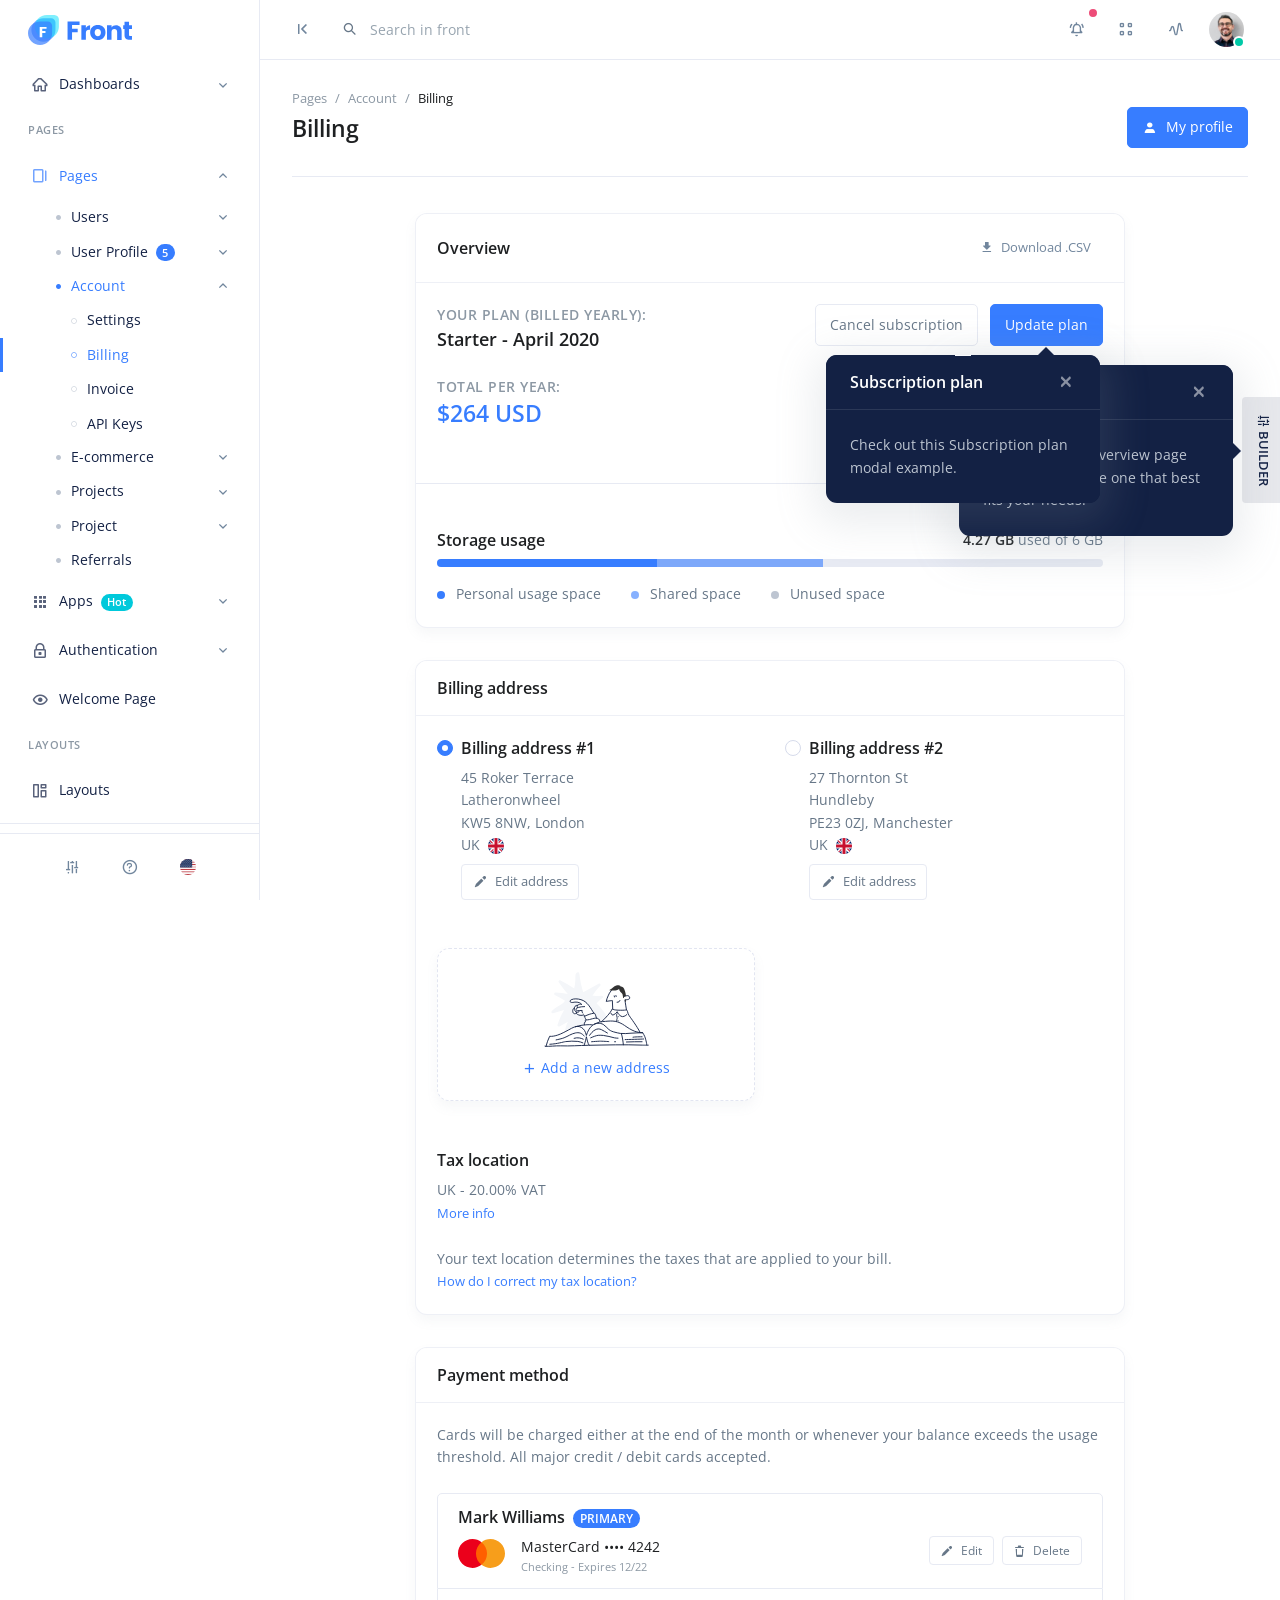
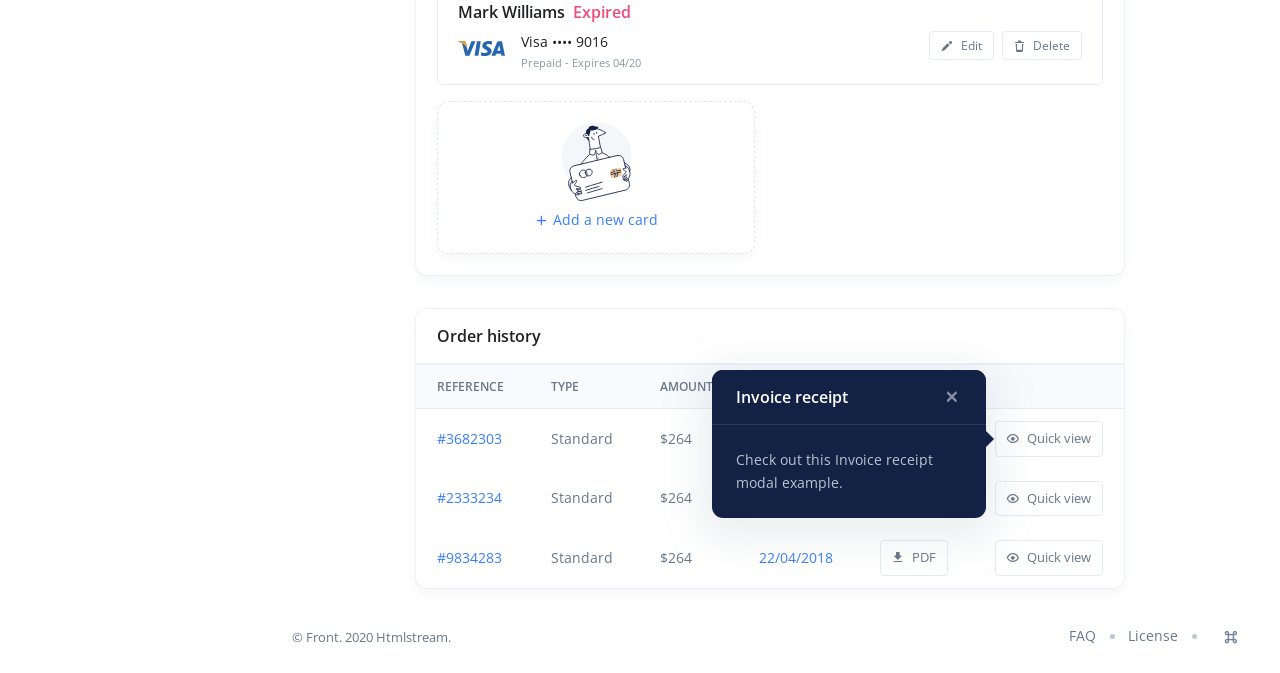
<file: AdminTemplate/account-billing.html>
﻿<!DOCTYPE html>
<html lang="en">
  <head>
    <!-- Required Meta Tags Always Come First -->
    <meta charset="utf-8">
    <meta name="viewport" content="width=device-width, initial-scale=1, shrink-to-fit=no">

    <!-- Title -->
    <title>Billing | Front - Admin &amp; Dashboard Template</title>

    <!-- Favicon -->
    <link rel="shortcut icon" href="favicon.ico">

    <!-- Font -->
    <link href="https://fonts.googleapis.com/css2?family=Open+Sans:wght@400;600&display=swap" rel="stylesheet">

    <!-- CSS Implementing Plugins -->
    <link rel="stylesheet" href="assets\css\vendor.min.css">
    <link rel="stylesheet" href="assets\vendor\icon-set\style.css">
    
    

    <!-- CSS Front Template -->
    <link rel="stylesheet" href="assets\css\theme.min.css?v=1.0">
  </head>

  <body class="   footer-offset">
    
      <script src="assets\vendor\hs-navbar-vertical-aside\hs-navbar-vertical-aside-mini-cache.js"></script>
    

    <!-- ONLY DEV -->
    
      <!-- Builder -->
      <div id="styleSwitcherDropdown" class="hs-unfold-content sidebar sidebar-bordered sidebar-box-shadow" style="width: 35rem;">
        <div class="card card-lg border-0 h-100">
          <div class="card-header align-items-start">
            <div class="mr-2">
              <h3 class="card-header-title">Front Builder</h3>
              <p>Customize your overview page layout. Choose the one that best fits your needs.</p>
            </div>

            <!-- Toggle Button -->
            <a class="js-hs-unfold-invoker btn btn-icon btn-xs btn-ghost-dark" href="javascript:;" data-hs-unfold-options='{
                  "target": "#styleSwitcherDropdown",
                  "type": "css-animation",
                  "animationIn": "fadeInRight",
                  "animationOut": "fadeOutRight",
                  "hasOverlay": true,
                  "smartPositionOff": true
                 }'>
              <i class="tio-clear tio-lg"></i>
            </a>
            <!-- End Toggle Button -->
          </div>

          <!-- Body -->
          <div class="card-body sidebar-scrollbar">
            <h4 class="mb-1">Layout skins <span id="js-builder-disabled" class="badge badge-soft-danger" style="opacity: 0">Disabled</span></h4>
            <p>3 kinds of layout skins to choose from.</p>

            <div class="row gx-2 mb-5">
              <!-- Custom Radio -->
              <div class="col-4 text-center">
                <div class="text-center">
                  <div class="custom-checkbox-card mb-2">
                    <input type="radio" class="custom-checkbox-card-input" name="layoutSkinsRadio" id="layoutSkinsRadio1" checked="" value="default">
                    <label class="custom-checkbox-card-label" for="layoutSkinsRadio1">
                      <img class="custom-checkbox-card-img" src="assets\svg\layouts\layouts-sidebar-default.svg" alt="Image Description">
                    </label>
                    <span class="custom-checkbox-card-text">Default</span>
                  </div>
                </div>
              </div>
              <!-- End Custom Radio -->

              <!-- Custom Radio -->
              <div class="col-4 text-center">
                <div class="text-center">
                  <div class="custom-checkbox-card mb-2">
                    <input type="radio" class="custom-checkbox-card-input" name="layoutSkinsRadio" id="layoutSkinsRadio2" value="navbar-dark">
                    <label class="custom-checkbox-card-label" for="layoutSkinsRadio2">
                      <img class="custom-checkbox-card-img" src="assets\svg\layouts\layouts-sidebar-dark.svg" alt="Image Description">
                    </label>
                    <span class="custom-checkbox-card-text">Dark</span>
                  </div>
                </div>
              </div>
              <!-- End Custom Radio -->

              <!-- Custom Radio -->
              <div class="col-4 text-center">
                <div class="text-center">
                  <div class="custom-checkbox-card mb-2">
                    <input type="radio" class="custom-checkbox-card-input" name="layoutSkinsRadio" id="layoutSkinsRadio3" value="navbar-light">
                    <label class="custom-checkbox-card-label" for="layoutSkinsRadio3">
                      <img class="custom-checkbox-card-img" src="assets\svg\layouts\layouts-sidebar-light.svg" alt="Image Description">
                    </label>
                    <span class="custom-checkbox-card-text">Light</span>
                  </div>
                </div>
              </div>
              <!-- End Custom Radio -->
            </div>
            <!-- End Row -->

            <h4 class="mb-1">Sidebar layout options</h4>
            <p>Choose between standard navigation sizing, mini or even compact with icons.</p>

            <div class="row gx-2 mb-5">
              <!-- Custom Radio -->
              <div class="col-4 text-center">
                <div class="text-center">
                  <div class="custom-checkbox-card mb-2">
                    <input type="radio" class="custom-checkbox-card-input" name="sidebarLayoutOptions" id="sidebarLayoutOptions1" checked="" value="default">
                    <label class="custom-checkbox-card-label" for="sidebarLayoutOptions1">
                      <img class="custom-checkbox-card-img" src="assets\svg\layouts\sidebar-default-classic.svg" alt="Image Description">
                    </label>
                    <span class="custom-checkbox-card-text">Default</span>
                  </div>
                </div>
              </div>
              <!-- End Custom Radio -->

              <!-- Custom Radio -->
              <div class="col-4 text-center">
                <div class="text-center">
                  <div class="custom-checkbox-card mb-2">
                    <input type="radio" class="custom-checkbox-card-input" name="sidebarLayoutOptions" id="sidebarLayoutOptions2" value="navbar-vertical-aside-compact-mode">
                    <label class="custom-checkbox-card-label" for="sidebarLayoutOptions2">
                      <img class="custom-checkbox-card-img" src="assets\svg\layouts\sidebar-compact.svg" alt="Image Description">
                    </label>
                    <span class="custom-checkbox-card-text">Compact</span>
                  </div>
                </div>
              </div>
              <!-- End Custom Radio -->

              <!-- Custom Radio -->
              <div class="col-4 text-center">
                <div class="text-center">
                  <div class="custom-checkbox-card mb-2">
                    <input type="radio" class="custom-checkbox-card-input" name="sidebarLayoutOptions" id="sidebarLayoutOptions3" value="navbar-vertical-aside-mini-mode">
                    <label class="custom-checkbox-card-label" for="sidebarLayoutOptions3">
                      <img class="custom-checkbox-card-img" src="assets\svg\layouts\sidebar-mini.svg" alt="Image Description">
                    </label>
                    <span class="custom-checkbox-card-text">Mini</span>
                  </div>
                </div>
              </div>
              <!-- End Custom Radio -->
            </div>
            <!-- End Row -->

            <h4 class="mb-1">Header layout options</h4>
            <p>Choose the primary navigation of your header layout.</p>

            <div class="row gx-2">
              <!-- Custom Radio -->
              <div class="col-4 text-center">
                <div class="text-center">
                  <div class="custom-checkbox-card mb-2">
                    <input type="radio" class="custom-checkbox-card-input" name="headerLayoutOptions" id="headerLayoutOptions1" value="single">
                    <label class="custom-checkbox-card-label" for="headerLayoutOptions1">
                      <img class="custom-checkbox-card-img" src="assets\svg\layouts\header-default-fluid.svg" alt="Image Description">
                    </label>
                    <span class="custom-checkbox-card-text">Default (Fluid)</span>
                  </div>
                </div>
              </div>
              <!-- End Custom Radio -->

              <!-- Custom Radio -->
              <div class="col-4 text-center">
                <div class="text-center">
                  <div class="custom-checkbox-card mb-2">
                    <input type="radio" class="custom-checkbox-card-input" name="headerLayoutOptions" id="headerLayoutOptions2" value="single-container">
                    <label class="custom-checkbox-card-label" for="headerLayoutOptions2">
                      <img class="custom-checkbox-card-img" src="assets\svg\layouts\header-default-container.svg" alt="Image Description">
                    </label>
                    <span class="custom-checkbox-card-text">Default (Container)</span>
                  </div>
                </div>
              </div>
              <!-- End Custom Radio -->

              <!-- Custom Radio -->
              <div class="col-4 text-center">
                <div class="text-center">
                  <div class="custom-checkbox-card mb-2">
                    <input type="radio" class="custom-checkbox-card-input" name="headerLayoutOptions" id="headerLayoutOptions3" value="double">
                    <label class="custom-checkbox-card-label" for="headerLayoutOptions3">
                      <img class="custom-checkbox-card-img" src="assets\svg\layouts\header-double-line-fluid.svg" alt="Image Description">
                    </label>
                    <span class="custom-checkbox-card-text">Double line (Fluid)</span>
                  </div>
                </div>
              </div>
              <!-- End Custom Radio -->

              <!-- Custom Radio -->
              <div class="col-4 text-center mt-2">
                <div class="text-center">
                  <div class="custom-checkbox-card mb-2">
                    <input type="radio" class="custom-checkbox-card-input" name="headerLayoutOptions" id="headerLayoutOptions4" value="double-container">
                    <label class="custom-checkbox-card-label" for="headerLayoutOptions4">
                      <img class="custom-checkbox-card-img" src="assets\svg\layouts\header-double-line-container.svg" alt="Image Description">
                    </label>
                    <span class="custom-checkbox-card-text">Double line (Container)</span>
                  </div>
                </div>
              </div>
              <!-- End Custom Radio -->
            </div>
            <!-- End Row -->
          </div>
          <!-- End Body -->

          <!-- Footer -->
          <div class="card-footer">
            <div class="row gx-2">
              <div class="col">
                <button type="button" id="js-builder-reset" class="btn btn-block btn-lg btn-white">
                  <i class="tio-restore"></i> Reset
                </button>
              </div>
              <div class="col">
                <button type="button" id="js-builder-preview" class="btn btn-block btn-lg btn-primary">
                  <i class="tio-visible"></i> Preview
                </button>
              </div>
            </div>
            <!-- End Row -->
          </div>
          <!-- End Footer -->
        </div>
      </div>
      <!-- End Builder -->

      <!-- Builder Toggle -->
      <div class="d-none d-md-block position-fixed bottom-0 right-0 mr-5 mb-10" style="z-index: 3;">
        <div style="position: fixed; top: 50%; right: 0; margin-right: -.25rem; transform: translateY(-50%); writing-mode: vertical-rl; text-orientation: sideways;">
          <div class="hs-unfold">
            <a id="builderPopover" class="js-hs-unfold-invoker btn btn-sm btn-soft-dark py-3" href="javascript:;" data-template='<div class="d-none d-md-block popover" role="tooltip"><div class="arrow"></div><h3 class="popover-header"></h3><div class="popover-body"></div></div>' data-toggle="popover" data-placement="left" title="<div class='d-flex align-items-center'>Front Builder <a href='#!' class='close close-light ml-auto'><i id='closeBuilderPopover' class='tio-clear'></i></a></div>" data-content="Customize your overview page layout. Choose the one that best fits your needs." data-html="true" data-hs-unfold-options='{
                "target": "#styleSwitcherDropdown",
                "type": "css-animation",
                "animationIn": "fadeInRight",
                "animationOut": "fadeOutRight",
                "hasOverlay": true,
                "smartPositionOff": true
               }'>
              <i class="tio-tune mr-2"></i>
              <span class="font-weight-bold text-uppercase">Builder</span>
            </a>
          </div>
        </div>
      </div>
      <!-- End Builder Toggle -->

      <!-- JS Preview mode only -->
      <div id="headerMain" class="d-none"><header id="header" class="navbar navbar-expand-lg navbar-fixed navbar-height navbar-flush navbar-container navbar-bordered">
  <div class="navbar-nav-wrap">
    <div class="navbar-brand-wrapper">
      <!-- Logo -->
      <a class="navbar-brand" href="index.html" aria-label="Front">
        <img class="navbar-brand-logo" src="assets\svg\logos\logo.svg" alt="Logo">
        <img class="navbar-brand-logo-mini" src="assets\svg\logos\logo-short.svg" alt="Logo">
      </a>
      <!-- End Logo -->
    </div>

    <div class="navbar-nav-wrap-content-left">
      <!-- Navbar Vertical Toggle -->
      <button type="button" class="js-navbar-vertical-aside-toggle-invoker close mr-3">
        <i class="tio-first-page navbar-vertical-aside-toggle-short-align" data-toggle="tooltip" data-placement="right" title="Collapse"></i>
        <i class="tio-last-page navbar-vertical-aside-toggle-full-align" data-template='<div class="tooltip d-none d-sm-block" role="tooltip"><div class="arrow"></div><div class="tooltip-inner"></div></div>' data-toggle="tooltip" data-placement="right" title="Expand"></i>
      </button>
      <!-- End Navbar Vertical Toggle -->

      <!-- Search Form -->
      <div class="d-none d-md-block">
        <form class="position-relative">
          <!-- Input Group -->
          <div class="input-group input-group-merge input-group-borderless input-group-hover-light navbar-input-group">
            <div class="input-group-prepend">
              <div class="input-group-text">
                <i class="tio-search"></i>
              </div>
            </div>
            <input type="search" class="js-form-search form-control" placeholder="Search in front" aria-label="Search in front" data-hs-form-search-options='{
                     "clearIcon": "#clearSearchResultsIcon",
                     "dropMenuElement": "#searchDropdownMenu",
                     "dropMenuOffset": 20,
                     "toggleIconOnFocus": true,
                     "activeClass": "focus"
                   }'>
            <a class="input-group-append" href="javascript:;">
              <span class="input-group-text">
                <i id="clearSearchResultsIcon" class="tio-clear" style="display: none;"></i>
              </span>
            </a>
          </div>
          <!-- End Input Group -->

          <!-- Card Search Content -->
          <div id="searchDropdownMenu" class="hs-form-search-menu-content card dropdown-menu dropdown-card overflow-hidden">
            <!-- Body -->
            <div class="card-body-height py-3">
              <small class="dropdown-header mb-n2">Recent searches</small>

              <div class="dropdown-item bg-transparent text-wrap my-2">
                <span class="h4 mr-1">
                  <a class="btn btn-xs btn-soft-dark btn-pill" href="index.html">
                    Gulp <i class="tio-search ml-1"></i>
                  </a>
                </span>
                <span class="h4">
                  <a class="btn btn-xs btn-soft-dark btn-pill" href="index.html">
                    Notification panel <i class="tio-search ml-1"></i>
                  </a>
                </span>
              </div>

              <div class="dropdown-divider my-3"></div>

              <small class="dropdown-header mb-n2">Tutorials</small>

              <a class="dropdown-item my-2" href="index.html">
                <div class="media align-items-center">
                  <span class="icon icon-xs icon-soft-dark icon-circle mr-2">
                    <i class="tio-tune"></i>
                  </span>

                  <div class="media-body text-truncate">
                    <span>How to set up Gulp?</span>
                  </div>
                </div>
              </a>

              <a class="dropdown-item my-2" href="index.html">
                <div class="media align-items-center">
                  <span class="icon icon-xs icon-soft-dark icon-circle mr-2">
                    <i class="tio-paint-bucket"></i>
                  </span>

                  <div class="media-body text-truncate">
                    <span>How to change theme color?</span>
                  </div>
                </div>
              </a>

              <div class="dropdown-divider my-3"></div>

              <small class="dropdown-header mb-n2">Members</small>

              <a class="dropdown-item my-2" href="index.html">
                <div class="media align-items-center">
                  <img class="avatar avatar-xs avatar-circle mr-2" src="assets\img\160x160\img10.jpg" alt="Image Description">
                  <div class="media-body text-truncate">
                    <span>Amanda Harvey <i class="tio-verified text-primary" data-toggle="tooltip" data-placement="top" title="Top endorsed"></i></span>
                  </div>
                </div>
              </a>

              <a class="dropdown-item my-2" href="index.html">
                <div class="media align-items-center">
                  <img class="avatar avatar-xs avatar-circle mr-2" src="assets\img\160x160\img3.jpg" alt="Image Description">
                  <div class="media-body text-truncate">
                    <span>David Harrison</span>
                  </div>
                </div>
              </a>

              <a class="dropdown-item my-2" href="index.html">
                <div class="media align-items-center">
                  <div class="avatar avatar-xs avatar-soft-info avatar-circle mr-2">
                    <span class="avatar-initials">A</span>
                  </div>
                  <div class="media-body text-truncate">
                    <span>Anne Richard</span>
                  </div>
                </div>
              </a>
            </div>
            <!-- End Body -->

            <!-- Footer -->
            <a class="card-footer text-center" href="index.html">
              See all results
              <i class="tio-chevron-right"></i>
            </a>
            <!-- End Footer -->
          </div>
          <!-- End Card Search Content -->
        </form>
      </div>
      <!-- End Search Form -->
    </div>

    <!-- Secondary Content -->
    <div class="navbar-nav-wrap-content-right">
      <!-- Navbar -->
      <ul class="navbar-nav align-items-center flex-row">
        <li class="nav-item d-md-none">
          <!-- Search Trigger -->
          <div class="hs-unfold">
            <a class="js-hs-unfold-invoker btn btn-icon btn-ghost-secondary rounded-circle" href="javascript:;" data-hs-unfold-options='{
                 "target": "#searchDropdown",
                 "type": "css-animation",
                 "animationIn": "fadeIn",
                 "hasOverlay": "rgba(46, 52, 81, 0.1)",
                 "closeBreakpoint": "md"
               }'>
              <i class="tio-search"></i>
            </a>
          </div>
          <!-- End Search Trigger -->
        </li>

        <li class="nav-item d-none d-sm-inline-block">
          <!-- Notification -->
          <div class="hs-unfold">
            <a class="js-hs-unfold-invoker btn btn-icon btn-ghost-secondary rounded-circle" href="javascript:;" data-hs-unfold-options='{
                 "target": "#notificationDropdown",
                 "type": "css-animation"
               }'>
              <i class="tio-notifications-on-outlined"></i>
              <span class="btn-status btn-sm-status btn-status-danger"></span>
            </a>

            <div id="notificationDropdown" class="hs-unfold-content dropdown-unfold dropdown-menu dropdown-menu-right navbar-dropdown-menu" style="width: 25rem;">
              <!-- Header -->
              <div class="card-header">
                <span class="card-title h4">Notifications</span>

                <!-- Unfold -->
                <div class="hs-unfold">
                  <a class="js-hs-unfold-invoker btn btn-icon btn-sm btn-ghost-secondary rounded-circle" href="javascript:;" data-hs-unfold-options='{
                       "target": "#notificationSettingsOneDropdown",
                       "type": "css-animation"
                     }'>
                    <i class="tio-more-vertical"></i>
                  </a>
                  <div id="notificationSettingsOneDropdown" class="hs-unfold-content dropdown-unfold dropdown-menu dropdown-menu-right">
                    <span class="dropdown-header">Settings</span>
                    <a class="dropdown-item" href="#">
                      <i class="tio-archive dropdown-item-icon"></i> Archive all
                    </a>
                    <a class="dropdown-item" href="#">
                      <i class="tio-all-done dropdown-item-icon"></i> Mark all as read
                    </a>
                    <a class="dropdown-item" href="#">
                      <i class="tio-toggle-off dropdown-item-icon"></i> Disable notifications
                    </a>
                    <a class="dropdown-item" href="#">
                      <i class="tio-gift dropdown-item-icon"></i> What's new?
                    </a>
                    <div class="dropdown-divider"></div>
                    <span class="dropdown-header">Feedback</span>
                    <a class="dropdown-item" href="#">
                      <i class="tio-chat-outlined dropdown-item-icon"></i> Report
                    </a>
                  </div>
                </div>
                <!-- End Unfold -->
              </div>
              <!-- End Header -->

              <!-- Nav -->
              <ul class="nav nav-tabs nav-justified" id="notificationTab" role="tablist">
                <li class="nav-item">
                  <a class="nav-link active" id="notificationNavOne-tab" data-toggle="tab" href="#notificationNavOne" role="tab" aria-controls="notificationNavOne" aria-selected="true">Messages (3)</a>
                </li>
                <li class="nav-item">
                  <a class="nav-link" id="notificationNavTwo-tab" data-toggle="tab" href="#notificationNavTwo" role="tab" aria-controls="notificationNavTwo" aria-selected="false">Archived</a>
                </li>
              </ul>
              <!-- End Nav -->

              <!-- Body -->
              <div class="card-body-height">
                <!-- Tab Content -->
                <div class="tab-content" id="notificationTabContent">
                  <div class="tab-pane fade show active" id="notificationNavOne" role="tabpanel" aria-labelledby="notificationNavOne-tab">
                    <ul class="list-group list-group-flush navbar-card-list-group">
                      <!-- Item -->
                      <li class="list-group-item custom-checkbox-list-wrapper">
                        <div class="row">
                          <div class="col-auto position-static">
                            <div class="d-flex align-items-center">
                              <div class="custom-control custom-checkbox custom-checkbox-list">
                                <input type="checkbox" class="custom-control-input" id="notificationCheck1" checked="">
                                <label class="custom-control-label" for="notificationCheck1"></label>
                                <span class="custom-checkbox-list-stretched-bg"></span>
                              </div>
                              <div class="avatar avatar-sm avatar-circle">
                                <img class="avatar-img" src="assets\img\160x160\img3.jpg" alt="Image Description">
                              </div>
                            </div>
                          </div>
                          <div class="col ml-n3">
                            <span class="card-title h5">Brian Warner</span>
                            <p class="card-text font-size-sm">changed an issue from "In Progress" to <span class="badge badge-success">Review</span></p>
                          </div>
                          <small class="col-auto text-muted text-cap">2hr</small>
                        </div>
                        <a class="stretched-link" href="#"></a>
                      </li>
                      <!-- End Item -->

                      <!-- Item -->
                      <li class="list-group-item custom-checkbox-list-wrapper">
                        <div class="row">
                          <div class="col-auto position-static">
                            <div class="d-flex align-items-center">
                              <div class="custom-control custom-checkbox custom-checkbox-list">
                                <input type="checkbox" class="custom-control-input" id="notificationCheck2" checked="">
                                <label class="custom-control-label" for="notificationCheck2"></label>
                                <span class="custom-checkbox-list-stretched-bg"></span>
                              </div>
                              <div class="avatar avatar-sm avatar-soft-dark avatar-circle">
                                <span class="avatar-initials">K</span>
                              </div>
                            </div>
                          </div>
                          <div class="col ml-n3">
                            <span class="card-title h5">Klara Hampton</span>
                            <p class="card-text font-size-sm">mentioned you in a comment</p>
                            <blockquote class="blockquote blockquote-sm">
                              Nice work, love! You really nailed it. Keep it up!
                            </blockquote>
                          </div>
                          <small class="col-auto text-muted text-cap">10hr</small>
                        </div>
                        <a class="stretched-link" href="#"></a>
                      </li>
                      <!-- End Item -->

                      <!-- Item -->
                      <li class="list-group-item custom-checkbox-list-wrapper">
                        <div class="row">
                          <div class="col-auto position-static">
                            <div class="d-flex align-items-center">
                              <div class="custom-control custom-checkbox custom-checkbox-list">
                                <input type="checkbox" class="custom-control-input" id="notificationCheck4" checked="">
                                <label class="custom-control-label" for="notificationCheck4"></label>
                                <span class="custom-checkbox-list-stretched-bg"></span>
                              </div>
                              <div class="avatar avatar-sm avatar-circle">
                                <img class="avatar-img" src="assets\img\160x160\img10.jpg" alt="Image Description">
                              </div>
                            </div>
                          </div>
                          <div class="col ml-n3">
                            <span class="card-title h5">Ruby Walter</span>
                            <p class="card-text font-size-sm">joined the Slack group HS Team</p>
                          </div>
                          <small class="col-auto text-muted text-cap">3dy</small>
                        </div>
                        <a class="stretched-link" href="#"></a>
                      </li>
                      <!-- End Item -->

                      <!-- Item -->
                      <li class="list-group-item custom-checkbox-list-wrapper">
                        <div class="row">
                          <div class="col-auto position-static">
                            <div class="d-flex align-items-center">
                              <div class="custom-control custom-checkbox custom-checkbox-list">
                                <input type="checkbox" class="custom-control-input" id="notificationCheck3">
                                <label class="custom-control-label" for="notificationCheck3"></label>
                                <span class="custom-checkbox-list-stretched-bg"></span>
                              </div>
                              <div class="avatar avatar-sm avatar-circle">
                                <img class="avatar-img" src="assets\svg\brands\google.svg" alt="Image Description">
                              </div>
                            </div>
                          </div>
                          <div class="col ml-n3">
                            <span class="card-title h5">from Google</span>
                            <p class="card-text font-size-sm">Start using forms to capture the information of prospects visiting your Google website</p>
                          </div>
                          <small class="col-auto text-muted text-cap">17dy</small>
                        </div>
                        <a class="stretched-link" href="#"></a>
                      </li>
                      <!-- End Item -->

                      <!-- Item -->
                      <li class="list-group-item custom-checkbox-list-wrapper">
                        <div class="row">
                          <div class="col-auto position-static">
                            <div class="d-flex align-items-center">
                              <div class="custom-control custom-checkbox custom-checkbox-list">
                                <input type="checkbox" class="custom-control-input" id="notificationCheck5">
                                <label class="custom-control-label" for="notificationCheck5"></label>
                                <span class="custom-checkbox-list-stretched-bg"></span>
                              </div>
                              <div class="avatar avatar-sm avatar-circle">
                                <img class="avatar-img" src="assets\img\160x160\img7.jpg" alt="Image Description">
                              </div>
                            </div>
                          </div>
                          <div class="col ml-n3">
                            <span class="card-title h5">Sara Villar</span>
                            <p class="card-text font-size-sm">completed <i class="tio-folder-bookmarked text-primary"></i> FD-7 task</p>
                          </div>
                          <small class="col-auto text-muted text-cap">2mn</small>
                        </div>
                        <a class="stretched-link" href="#"></a>
                      </li>
                      <!-- End Item -->
                    </ul>
                  </div>

                  <div class="tab-pane fade" id="notificationNavTwo" role="tabpanel" aria-labelledby="notificationNavTwo-tab">
                    <ul class="list-group list-group-flush navbar-card-list-group">
                      <!-- Item -->
                      <li class="list-group-item custom-checkbox-list-wrapper">
                        <div class="row">
                          <div class="col-auto position-static">
                            <div class="d-flex align-items-center">
                              <div class="custom-control custom-checkbox custom-checkbox-list">
                                <input type="checkbox" class="custom-control-input" id="notificationCheck7">
                                <label class="custom-control-label" for="notificationCheck7"></label>
                                <span class="custom-checkbox-list-stretched-bg"></span>
                              </div>
                              <div class="avatar avatar-sm avatar-soft-dark avatar-circle">
                                <span class="avatar-initials">A</span>
                              </div>
                            </div>
                          </div>
                          <div class="col ml-n3">
                            <span class="card-title h5">Anne Richard</span>
                            <p class="card-text font-size-sm">accepted your invitation to join Notion</p>
                          </div>
                          <small class="col-auto text-muted text-cap">1dy</small>
                        </div>
                        <a class="stretched-link" href="#"></a>
                      </li>
                      <!-- End Item -->

                      <!-- Item -->
                      <li class="list-group-item custom-checkbox-list-wrapper">
                        <div class="row">
                          <div class="col-auto position-static">
                            <div class="d-flex align-items-center">
                              <div class="custom-control custom-checkbox custom-checkbox-list">
                                <input type="checkbox" class="custom-control-input" id="notificationCheck6">
                                <label class="custom-control-label" for="notificationCheck6"></label>
                                <span class="custom-checkbox-list-stretched-bg"></span>
                              </div>
                              <div class="avatar avatar-sm avatar-circle">
                                <img class="avatar-img" src="assets\img\160x160\img5.jpg" alt="Image Description">
                              </div>
                            </div>
                          </div>
                          <div class="col ml-n3">
                            <span class="card-title h5">Finch Hoot</span>
                            <p class="card-text font-size-sm">left Slack group HS projects</p>
                          </div>
                          <small class="col-auto text-muted text-cap">3dy</small>
                        </div>
                        <a class="stretched-link" href="#"></a>
                      </li>
                      <!-- End Item -->

                      <!-- Item -->
                      <li class="list-group-item custom-checkbox-list-wrapper">
                        <div class="row">
                          <div class="col-auto position-static">
                            <div class="d-flex align-items-center">
                              <div class="custom-control custom-checkbox custom-checkbox-list">
                                <input type="checkbox" class="custom-control-input" id="notificationCheck8">
                                <label class="custom-control-label" for="notificationCheck8"></label>
                                <span class="custom-checkbox-list-stretched-bg"></span>
                              </div>
                              <div class="avatar avatar-sm avatar-dark avatar-circle">
                                <span class="avatar-initials">HS</span>
                              </div>
                            </div>
                          </div>
                          <div class="col ml-n3">
                            <span class="card-title h5">Htmlstream</span>
                            <p class="card-text font-size-sm">you earned a "Top endorsed" <i class="tio-verified text-primary"></i> badge</p>
                          </div>
                          <small class="col-auto text-muted text-cap">6dy</small>
                        </div>
                        <a class="stretched-link" href="#"></a>
                      </li>
                      <!-- End Item -->

                      <!-- Item -->
                      <li class="list-group-item custom-checkbox-list-wrapper">
                        <div class="row">
                          <div class="col-auto position-static">
                            <div class="d-flex align-items-center">
                              <div class="custom-control custom-checkbox custom-checkbox-list">
                                <input type="checkbox" class="custom-control-input" id="notificationCheck9">
                                <label class="custom-control-label" for="notificationCheck9"></label>
                                <span class="custom-checkbox-list-stretched-bg"></span>
                              </div>
                              <div class="avatar avatar-sm avatar-circle">
                                <img class="avatar-img" src="assets\img\160x160\img8.jpg" alt="Image Description">
                              </div>
                            </div>
                          </div>
                          <div class="col ml-n3">
                            <span class="card-title h5">Linda Bates</span>
                            <p class="card-text font-size-sm">Accepted your connection</p>
                          </div>
                          <small class="col-auto text-muted text-cap">17dy</small>
                        </div>
                        <a class="stretched-link" href="#"></a>
                      </li>
                      <!-- End Item -->

                      <!-- Item -->
                      <li class="list-group-item custom-checkbox-list-wrapper">
                        <div class="row">
                          <div class="col-auto position-static">
                            <div class="d-flex align-items-center">
                              <div class="custom-control custom-checkbox custom-checkbox-list">
                                <input type="checkbox" class="custom-control-input" id="notificationCheck10">
                                <label class="custom-control-label" for="notificationCheck10"></label>
                                <span class="custom-checkbox-list-stretched-bg"></span>
                              </div>
                              <div class="avatar avatar-sm avatar-soft-dark avatar-circle">
                                <span class="avatar-initials">L</span>
                              </div>
                            </div>
                          </div>
                          <div class="col ml-n3">
                            <span class="card-title h5">Lewis Clarke</span>
                            <p class="card-text font-size-sm">completed <i class="tio-folder-bookmarked text-primary"></i> FD-134 task</p>
                          </div>
                          <small class="col-auto text-muted text-cap">2mn</small>
                        </div>
                        <a class="stretched-link" href="#"></a>
                      </li>
                      <!-- End Item -->
                    </ul>
                  </div>
                </div>
                <!-- End Tab Content -->
              </div>
              <!-- End Body -->

              <!-- Card Footer -->
              <a class="card-footer text-center" href="#">
                View all notifications
                <i class="tio-chevron-right"></i>
              </a>
              <!-- End Card Footer -->
            </div>
          </div>
          <!-- End Notification -->
        </li>

        <li class="nav-item d-none d-sm-inline-block">
          <!-- Apps -->
          <div class="hs-unfold">
            <a class="js-hs-unfold-invoker btn btn-icon btn-ghost-secondary rounded-circle" href="javascript:;" data-hs-unfold-options='{
                 "target": "#appsDropdown",
                 "type": "css-animation"
               }'>
              <i class="tio-menu-vs-outlined"></i>
            </a>

            <div id="appsDropdown" class="hs-unfold-content dropdown-unfold dropdown-menu dropdown-menu-right navbar-dropdown-menu" style="width: 25rem;">
              <!-- Header -->
              <div class="card-header">
                <span class="card-title h4">Web apps &amp; services</span>
              </div>
              <!-- End Header -->

              <!-- Body -->
              <div class="card-body card-body-height">
                <!-- Nav -->
                <div class="nav nav-pills flex-column">
                  <a class="nav-link" href="#">
                    <div class="media align-items-center">
                      <span class="mr-3">
                        <img class="avatar avatar-xs avatar-4by3" src="assets\svg\brands\atlassian.svg" alt="Image Description">
                      </span>
                      <div class="media-body text-truncate">
                        <span class="h5 mb-0">Atlassian</span>
                        <span class="d-block font-size-sm text-body">Security and control across Cloud</span>
                      </div>
                    </div>
                  </a>

                  <a class="nav-link" href="#">
                    <div class="media align-items-center">
                      <span class="mr-3">
                        <img class="avatar avatar-xs avatar-4by3" src="assets\svg\brands\slack.svg" alt="Image Description">
                      </span>
                      <div class="media-body text-truncate">
                        <span class="h5 mb-0">Slack <span class="badge badge-primary badge-pill text-uppercase ml-1">Try</span></span>
                        <span class="d-block font-size-sm text-body">Email collaboration software</span>
                      </div>
                    </div>
                  </a>

                  <a class="nav-link" href="#">
                    <div class="media align-items-center">
                      <span class="mr-3">
                        <img class="avatar avatar-xs avatar-4by3" src="assets\svg\brands\google-webdev.svg" alt="Image Description">
                      </span>
                      <div class="media-body text-truncate">
                        <span class="h5 mb-0">Google webdev</span>
                        <span class="d-block font-size-sm text-body">Work involved in developing a website</span>
                      </div>
                    </div>
                  </a>

                  <a class="nav-link" href="#">
                    <div class="media align-items-center">
                      <span class="mr-3">
                        <img class="avatar avatar-xs avatar-4by3" src="assets\svg\brands\frontapp.svg" alt="Image Description">
                      </span>
                      <div class="media-body text-truncate">
                        <span class="h5 mb-0">Frontapp</span>
                        <span class="d-block font-size-sm text-body">The inbox for teams</span>
                      </div>
                    </div>
                  </a>

                  <a class="nav-link" href="#">
                    <div class="media align-items-center">
                      <span class="mr-3">
                        <img class="avatar avatar-xs avatar-4by3" src="assets\svg\illustrations\review-rating-shield.svg" alt="Image Description">
                      </span>
                      <div class="media-body text-truncate">
                        <span class="h5 mb-0">HS Support</span>
                        <span class="d-block font-size-sm text-body">Customer service and support</span>
                      </div>
                    </div>
                  </a>

                  <a class="nav-link" href="#">
                    <div class="media align-items-center">
                      <span class="avatar avatar-xs avatar-soft-dark mr-3">
                        <span class="avatar-initials"><i class="tio-apps"></i></span>
                      </span>
                      <div class="media-body text-truncate">
                        <span class="h5 mb-0">More Front products</span>
                        <span class="d-block font-size-sm text-body">Check out more HS products</span>
                      </div>
                    </div>
                  </a>
                </div>
                <!-- End Nav -->
              </div>
              <!-- End Body -->

              <!-- Footer -->
              <a class="card-footer text-center" href="#">
                View all apps
                <i class="tio-chevron-right"></i>
              </a>
              <!-- End Footer -->
            </div>
          </div>
          <!-- End Apps -->
        </li>

        <li class="nav-item d-none d-sm-inline-block">
          <!-- Activity -->
          <div class="hs-unfold">
            <a class="js-hs-unfold-invoker btn btn-icon btn-ghost-secondary rounded-circle" href="javascript:;" data-hs-unfold-options='{
                "target": "#activitySidebar",
                "type": "css-animation",
                "animationIn": "fadeInRight",
                "animationOut": "fadeOutRight",
                "hasOverlay": true,
                "smartPositionOff": true
               }'>
              <i class="tio-voice-line"></i>
            </a>
          </div>
          <!-- Activity -->
        </li>

        <li class="nav-item">
          <!-- Account -->
          <div class="hs-unfold">
            <a class="js-hs-unfold-invoker navbar-dropdown-account-wrapper" href="javascript:;" data-hs-unfold-options='{
                 "target": "#accountNavbarDropdown",
                 "type": "css-animation"
               }'>
              <div class="avatar avatar-sm avatar-circle">
                <img class="avatar-img" src="assets\img\160x160\img6.jpg" alt="Image Description">
                <span class="avatar-status avatar-sm-status avatar-status-success"></span>
              </div>
            </a>

            <div id="accountNavbarDropdown" class="hs-unfold-content dropdown-unfold dropdown-menu dropdown-menu-right navbar-dropdown-menu navbar-dropdown-account" style="width: 16rem;">
              <div class="dropdown-item-text">
                <div class="media align-items-center">
                  <div class="avatar avatar-sm avatar-circle mr-2">
                    <img class="avatar-img" src="assets\img\160x160\img6.jpg" alt="Image Description">
                  </div>
                  <div class="media-body">
                    <span class="card-title h5">Mark Williams</span>
                    <span class="card-text">mark@example.com</span>
                  </div>
                </div>
              </div>

              <div class="dropdown-divider"></div>

              <!-- Unfold -->
              <div class="hs-unfold w-100">
                <a class="js-hs-unfold-invoker navbar-dropdown-submenu-item dropdown-item d-flex align-items-center" href="javascript:;" data-hs-unfold-options='{
                     "target": "#navSubmenuPagesAccountDropdown1",
                     "event": "hover"
                   }'>
                  <span class="text-truncate pr-2" title="Set status">Set status</span>
                  <i class="tio-chevron-right navbar-dropdown-submenu-item-invoker ml-auto"></i>
                </a>

                <div id="navSubmenuPagesAccountDropdown1" class="hs-unfold-content hs-unfold-has-submenu dropdown-unfold dropdown-menu navbar-dropdown-sub-menu">
                  <a class="dropdown-item" href="#">
                    <span class="legend-indicator bg-success mr-1"></span>
                    <span class="text-truncate pr-2" title="Available">Available</span>
                  </a>
                  <a class="dropdown-item" href="#">
                    <span class="legend-indicator bg-danger mr-1"></span>
                    <span class="text-truncate pr-2" title="Busy">Busy</span>
                  </a>
                  <a class="dropdown-item" href="#">
                    <span class="legend-indicator bg-warning mr-1"></span>
                    <span class="text-truncate pr-2" title="Away">Away</span>
                  </a>
                  <div class="dropdown-divider"></div>
                  <a class="dropdown-item" href="#">
                    <span class="text-truncate pr-2" title="Reset status">Reset status</span>
                  </a>
                </div>
              </div>
              <!-- End Unfold -->

              <a class="dropdown-item" href="#">
                <span class="text-truncate pr-2" title="Profile &amp; account">Profile &amp; account</span>
              </a>

              <a class="dropdown-item" href="#">
                <span class="text-truncate pr-2" title="Settings">Settings</span>
              </a>

              <div class="dropdown-divider"></div>

              <a class="dropdown-item" href="#">
                <div class="media align-items-center">
                  <div class="avatar avatar-sm avatar-dark avatar-circle mr-2">
                    <span class="avatar-initials">HS</span>
                  </div>
                  <div class="media-body">
                    <span class="card-title h5">Htmlstream <span class="badge badge-primary badge-pill text-uppercase ml-1">PRO</span></span>
                    <span class="card-text">hs.example.com</span>
                  </div>
                </div>
              </a>

              <div class="dropdown-divider"></div>

              <!-- Unfold -->
              <div class="hs-unfold w-100">
                <a class="js-hs-unfold-invoker navbar-dropdown-submenu-item dropdown-item d-flex align-items-center" href="javascript:;" data-hs-unfold-options='{
                     "target": "#navSubmenuPagesAccountDropdown2",
                     "event": "hover"
                   }'>
                  <span class="text-truncate pr-2" title="Customization">Customization</span>
                  <i class="tio-chevron-right navbar-dropdown-submenu-item-invoker  ml-auto"></i>
                </a>

                <div id="navSubmenuPagesAccountDropdown2" class="hs-unfold-content hs-unfold-has-submenu dropdown-unfold dropdown-menu navbar-dropdown-sub-menu">
                  <a class="dropdown-item" href="#">
                    <span class="text-truncate pr-2" title="Invite people">Invite people</span>
                  </a>
                  <a class="dropdown-item" href="#">
                    <span class="text-truncate pr-2" title="Analytics">Analytics</span>
                    <i class="tio-open-in-new"></i>
                  </a>
                  <a class="dropdown-item" href="#">
                    <span class="text-truncate pr-2" title="Customize Front">Customize Front</span>
                    <i class="tio-open-in-new"></i>
                  </a>
                </div>
              </div>
              <!-- End Unfold -->

              <a class="dropdown-item" href="#">
                <span class="text-truncate pr-2" title="Manage team">Manage team</span>
              </a>

              <div class="dropdown-divider"></div>

              <a class="dropdown-item" href="#">
                <span class="text-truncate pr-2" title="Sign out">Sign out</span>
              </a>
            </div>
          </div>
          <!-- End Account -->
        </li>
      </ul>
      <!-- End Navbar -->
    </div>
    <!-- End Secondary Content -->
  </div>
</header></div>
      <div id="headerFluid" class="d-none"><header id="header" class="navbar navbar-expand-xl navbar-fixed navbar-height navbar-flush navbar-container navbar-bordered  ">
  <div class="js-mega-menu navbar-nav-wrap">
    <div class="navbar-brand-wrapper">
      <!-- Logo -->
      
      
        <a class="navbar-brand" href="index.html" aria-label="Front">
          <img class="navbar-brand-logo" src="assets\svg\logos\logo.svg" alt="Logo">
        </a>
      
      <!-- End Logo -->
    </div>

    <!-- Secondary Content -->
    <div class="navbar-nav-wrap-content-right">
      <!-- Navbar -->
      <ul class="navbar-nav align-items-center flex-row">
        <li class="nav-item d-none d-sm-inline-block">
          <!-- Notification -->
          <div class="hs-unfold">
            <a class="js-hs-unfold-invoker btn btn-icon btn-ghost-secondary rounded-circle" href="javascript:;" data-hs-unfold-options='{
                 "target": "#notificationDropdown",
                 "type": "css-animation"
               }'>
              <i class="tio-notifications-on-outlined"></i>
              <span class="btn-status btn-sm-status btn-status-danger"></span>
            </a>

            <div id="notificationDropdown" class="hs-unfold-content dropdown-unfold dropdown-menu dropdown-menu-right navbar-dropdown-menu" style="width: 25rem;">
              <!-- Header -->
              <div class="card-header">
                <span class="card-title h4">Notifications</span>

                <!-- Unfold -->
                <div class="hs-unfold">
                  <a class="js-hs-unfold-invoker btn btn-icon btn-sm btn-ghost-secondary rounded-circle" href="javascript:;" data-hs-unfold-options='{
                       "target": "#notificationSettingsOneDropdown",
                       "type": "css-animation"
                     }'>
                    <i class="tio-more-vertical"></i>
                  </a>
                  <div id="notificationSettingsOneDropdown" class="hs-unfold-content dropdown-unfold dropdown-menu dropdown-menu-right">
                    <span class="dropdown-header">Settings</span>
                    <a class="dropdown-item" href="#">
                      <i class="tio-archive dropdown-item-icon"></i> Archive all
                    </a>
                    <a class="dropdown-item" href="#">
                      <i class="tio-all-done dropdown-item-icon"></i> Mark all as read
                    </a>
                    <a class="dropdown-item" href="#">
                      <i class="tio-toggle-off dropdown-item-icon"></i> Disable notifications
                    </a>
                    <a class="dropdown-item" href="#">
                      <i class="tio-gift dropdown-item-icon"></i> What's new?
                    </a>
                    <div class="dropdown-divider"></div>
                    <span class="dropdown-header">Feedback</span>
                    <a class="dropdown-item" href="#">
                      <i class="tio-chat-outlined dropdown-item-icon"></i> Report
                    </a>
                  </div>
                </div>
                <!-- End Unfold -->
              </div>
              <!-- End Header -->

              <!-- Nav -->
              <ul class="nav nav-tabs nav-justified" id="notificationTab" role="tablist">
                <li class="nav-item">
                  <a class="nav-link active" id="notificationNavOne-tab" data-toggle="tab" href="#notificationNavOne" role="tab" aria-controls="notificationNavOne" aria-selected="true">Messages (3)</a>
                </li>
                <li class="nav-item">
                  <a class="nav-link" id="notificationNavTwo-tab" data-toggle="tab" href="#notificationNavTwo" role="tab" aria-controls="notificationNavTwo" aria-selected="false">Archived</a>
                </li>
              </ul>
              <!-- End Nav -->

              <!-- Body -->
              <div class="card-body-height">
                <!-- Tab Content -->
                <div class="tab-content" id="notificationTabContent">
                  <div class="tab-pane fade show active" id="notificationNavOne" role="tabpanel" aria-labelledby="notificationNavOne-tab">
                    <ul class="list-group list-group-flush navbar-card-list-group">
                      <!-- Item -->
                      <li class="list-group-item custom-checkbox-list-wrapper">
                        <div class="row">
                          <div class="col-auto position-static">
                            <div class="d-flex align-items-center">
                              <div class="custom-control custom-checkbox custom-checkbox-list">
                                <input type="checkbox" class="custom-control-input" id="notificationCheck1" checked="">
                                <label class="custom-control-label" for="notificationCheck1"></label>
                                <span class="custom-checkbox-list-stretched-bg"></span>
                              </div>
                              <div class="avatar avatar-sm avatar-circle">
                                <img class="avatar-img" src="assets\img\160x160\img3.jpg" alt="Image Description">
                              </div>
                            </div>
                          </div>
                          <div class="col ml-n3">
                            <span class="card-title h5">Brian Warner</span>
                            <p class="card-text font-size-sm">changed an issue from "In Progress" to <span class="badge badge-success">Review</span></p>
                          </div>
                          <small class="col-auto text-muted text-cap">2hr</small>
                        </div>
                        <a class="stretched-link" href="#"></a>
                      </li>
                      <!-- End Item -->

                      <!-- Item -->
                      <li class="list-group-item custom-checkbox-list-wrapper">
                        <div class="row">
                          <div class="col-auto position-static">
                            <div class="d-flex align-items-center">
                              <div class="custom-control custom-checkbox custom-checkbox-list">
                                <input type="checkbox" class="custom-control-input" id="notificationCheck2" checked="">
                                <label class="custom-control-label" for="notificationCheck2"></label>
                                <span class="custom-checkbox-list-stretched-bg"></span>
                              </div>
                              <div class="avatar avatar-sm avatar-soft-dark avatar-circle">
                                <span class="avatar-initials">K</span>
                              </div>
                            </div>
                          </div>
                          <div class="col ml-n3">
                            <span class="card-title h5">Klara Hampton</span>
                            <p class="card-text font-size-sm">mentioned you in a comment</p>
                            <blockquote class="blockquote blockquote-sm">
                              Nice work, love! You really nailed it. Keep it up!
                            </blockquote>
                          </div>
                          <small class="col-auto text-muted text-cap">10hr</small>
                        </div>
                        <a class="stretched-link" href="#"></a>
                      </li>
                      <!-- End Item -->

                      <!-- Item -->
                      <li class="list-group-item custom-checkbox-list-wrapper">
                        <div class="row">
                          <div class="col-auto position-static">
                            <div class="d-flex align-items-center">
                              <div class="custom-control custom-checkbox custom-checkbox-list">
                                <input type="checkbox" class="custom-control-input" id="notificationCheck4" checked="">
                                <label class="custom-control-label" for="notificationCheck4"></label>
                                <span class="custom-checkbox-list-stretched-bg"></span>
                              </div>
                              <div class="avatar avatar-sm avatar-circle">
                                <img class="avatar-img" src="assets\img\160x160\img10.jpg" alt="Image Description">
                              </div>
                            </div>
                          </div>
                          <div class="col ml-n3">
                            <span class="card-title h5">Ruby Walter</span>
                            <p class="card-text font-size-sm">joined the Slack group HS Team</p>
                          </div>
                          <small class="col-auto text-muted text-cap">3dy</small>
                        </div>
                        <a class="stretched-link" href="#"></a>
                      </li>
                      <!-- End Item -->

                      <!-- Item -->
                      <li class="list-group-item custom-checkbox-list-wrapper">
                        <div class="row">
                          <div class="col-auto position-static">
                            <div class="d-flex align-items-center">
                              <div class="custom-control custom-checkbox custom-checkbox-list">
                                <input type="checkbox" class="custom-control-input" id="notificationCheck3">
                                <label class="custom-control-label" for="notificationCheck3"></label>
                                <span class="custom-checkbox-list-stretched-bg"></span>
                              </div>
                              <div class="avatar avatar-sm avatar-circle">
                                <img class="avatar-img" src="assets\svg\brands\google.svg" alt="Image Description">
                              </div>
                            </div>
                          </div>
                          <div class="col ml-n3">
                            <span class="card-title h5">from Google</span>
                            <p class="card-text font-size-sm">Start using forms to capture the information of prospects visiting your Google website</p>
                          </div>
                          <small class="col-auto text-muted text-cap">17dy</small>
                        </div>
                        <a class="stretched-link" href="#"></a>
                      </li>
                      <!-- End Item -->

                      <!-- Item -->
                      <li class="list-group-item custom-checkbox-list-wrapper">
                        <div class="row">
                          <div class="col-auto position-static">
                            <div class="d-flex align-items-center">
                              <div class="custom-control custom-checkbox custom-checkbox-list">
                                <input type="checkbox" class="custom-control-input" id="notificationCheck5">
                                <label class="custom-control-label" for="notificationCheck5"></label>
                                <span class="custom-checkbox-list-stretched-bg"></span>
                              </div>
                              <div class="avatar avatar-sm avatar-circle">
                                <img class="avatar-img" src="assets\img\160x160\img7.jpg" alt="Image Description">
                              </div>
                            </div>
                          </div>
                          <div class="col ml-n3">
                            <span class="card-title h5">Sara Villar</span>
                            <p class="card-text font-size-sm">completed <i class="tio-folder-bookmarked text-primary"></i> FD-7 task</p>
                          </div>
                          <small class="col-auto text-muted text-cap">2mn</small>
                        </div>
                        <a class="stretched-link" href="#"></a>
                      </li>
                      <!-- End Item -->
                    </ul>
                  </div>

                  <div class="tab-pane fade" id="notificationNavTwo" role="tabpanel" aria-labelledby="notificationNavTwo-tab">
                    <ul class="list-group list-group-flush navbar-card-list-group">
                      <!-- Item -->
                      <li class="list-group-item custom-checkbox-list-wrapper">
                        <div class="row">
                          <div class="col-auto position-static">
                            <div class="d-flex align-items-center">
                              <div class="custom-control custom-checkbox custom-checkbox-list">
                                <input type="checkbox" class="custom-control-input" id="notificationCheck7">
                                <label class="custom-control-label" for="notificationCheck7"></label>
                                <span class="custom-checkbox-list-stretched-bg"></span>
                              </div>
                              <div class="avatar avatar-sm avatar-soft-dark avatar-circle">
                                <span class="avatar-initials">A</span>
                              </div>
                            </div>
                          </div>
                          <div class="col ml-n3">
                            <span class="card-title h5">Anne Richard</span>
                            <p class="card-text font-size-sm">accepted your invitation to join Notion</p>
                          </div>
                          <small class="col-auto text-muted text-cap">1dy</small>
                        </div>
                        <a class="stretched-link" href="#"></a>
                      </li>
                      <!-- End Item -->

                      <!-- Item -->
                      <li class="list-group-item custom-checkbox-list-wrapper">
                        <div class="row">
                          <div class="col-auto position-static">
                            <div class="d-flex align-items-center">
                              <div class="custom-control custom-checkbox custom-checkbox-list">
                                <input type="checkbox" class="custom-control-input" id="notificationCheck6">
                                <label class="custom-control-label" for="notificationCheck6"></label>
                                <span class="custom-checkbox-list-stretched-bg"></span>
                              </div>
                              <div class="avatar avatar-sm avatar-circle">
                                <img class="avatar-img" src="assets\img\160x160\img5.jpg" alt="Image Description">
                              </div>
                            </div>
                          </div>
                          <div class="col ml-n3">
                            <span class="card-title h5">Finch Hoot</span>
                            <p class="card-text font-size-sm">left Slack group HS projects</p>
                          </div>
                          <small class="col-auto text-muted text-cap">3dy</small>
                        </div>
                        <a class="stretched-link" href="#"></a>
                      </li>
                      <!-- End Item -->

                      <!-- Item -->
                      <li class="list-group-item custom-checkbox-list-wrapper">
                        <div class="row">
                          <div class="col-auto position-static">
                            <div class="d-flex align-items-center">
                              <div class="custom-control custom-checkbox custom-checkbox-list">
                                <input type="checkbox" class="custom-control-input" id="notificationCheck8">
                                <label class="custom-control-label" for="notificationCheck8"></label>
                                <span class="custom-checkbox-list-stretched-bg"></span>
                              </div>
                              <div class="avatar avatar-sm avatar-dark avatar-circle">
                                <span class="avatar-initials">HS</span>
                              </div>
                            </div>
                          </div>
                          <div class="col ml-n3">
                            <span class="card-title h5">Htmlstream</span>
                            <p class="card-text font-size-sm">you earned a "Top endorsed" <i class="tio-verified text-primary"></i> badge</p>
                          </div>
                          <small class="col-auto text-muted text-cap">6dy</small>
                        </div>
                        <a class="stretched-link" href="#"></a>
                      </li>
                      <!-- End Item -->

                      <!-- Item -->
                      <li class="list-group-item custom-checkbox-list-wrapper">
                        <div class="row">
                          <div class="col-auto position-static">
                            <div class="d-flex align-items-center">
                              <div class="custom-control custom-checkbox custom-checkbox-list">
                                <input type="checkbox" class="custom-control-input" id="notificationCheck9">
                                <label class="custom-control-label" for="notificationCheck9"></label>
                                <span class="custom-checkbox-list-stretched-bg"></span>
                              </div>
                              <div class="avatar avatar-sm avatar-circle">
                                <img class="avatar-img" src="assets\img\160x160\img8.jpg" alt="Image Description">
                              </div>
                            </div>
                          </div>
                          <div class="col ml-n3">
                            <span class="card-title h5">Linda Bates</span>
                            <p class="card-text font-size-sm">Accepted your connection</p>
                          </div>
                          <small class="col-auto text-muted text-cap">17dy</small>
                        </div>
                        <a class="stretched-link" href="#"></a>
                      </li>
                      <!-- End Item -->

                      <!-- Item -->
                      <li class="list-group-item custom-checkbox-list-wrapper">
                        <div class="row">
                          <div class="col-auto position-static">
                            <div class="d-flex align-items-center">
                              <div class="custom-control custom-checkbox custom-checkbox-list">
                                <input type="checkbox" class="custom-control-input" id="notificationCheck10">
                                <label class="custom-control-label" for="notificationCheck10"></label>
                                <span class="custom-checkbox-list-stretched-bg"></span>
                              </div>
                              <div class="avatar avatar-sm avatar-soft-dark avatar-circle">
                                <span class="avatar-initials">L</span>
                              </div>
                            </div>
                          </div>
                          <div class="col ml-n3">
                            <span class="card-title h5">Lewis Clarke</span>
                            <p class="card-text font-size-sm">completed <i class="tio-folder-bookmarked text-primary"></i> FD-134 task</p>
                          </div>
                          <small class="col-auto text-muted text-cap">2mn</small>
                        </div>
                        <a class="stretched-link" href="#"></a>
                      </li>
                      <!-- End Item -->
                    </ul>
                  </div>
                </div>
                <!-- End Tab Content -->
              </div>
              <!-- End Body -->

              <!-- Card Footer -->
              <a class="card-footer text-center" href="#">
                View all notifications
                <i class="tio-chevron-right"></i>
              </a>
              <!-- End Card Footer -->
            </div>
          </div>
          <!-- End Notification -->
        </li>

        <li class="nav-item d-none d-sm-inline-block">
          <!-- Apps -->
          <div class="hs-unfold">
            <a class="js-hs-unfold-invoker btn btn-icon btn-ghost-secondary rounded-circle" href="javascript:;" data-hs-unfold-options='{
                 "target": "#appsDropdown",
                 "type": "css-animation"
               }'>
              <i class="tio-menu-vs-outlined"></i>
            </a>

            <div id="appsDropdown" class="hs-unfold-content dropdown-unfold dropdown-menu dropdown-menu-right navbar-dropdown-menu" style="width: 25rem;">
              <!-- Header -->
              <div class="card-header">
                <span class="card-title h4">Web apps &amp; services</span>
              </div>
              <!-- End Header -->

              <!-- Body -->
              <div class="card-body card-body-height">
                <!-- Nav -->
                <div class="nav nav-pills flex-column">
                  <a class="nav-link" href="#">
                    <div class="media align-items-center">
                      <span class="mr-3">
                        <img class="avatar avatar-xs avatar-4by3" src="assets\svg\brands\atlassian.svg" alt="Image Description">
                      </span>
                      <div class="media-body text-truncate">
                        <span class="h5 mb-0">Atlassian</span>
                        <span class="d-block font-size-sm text-body">Security and control across Cloud</span>
                      </div>
                    </div>
                  </a>

                  <a class="nav-link" href="#">
                    <div class="media align-items-center">
                      <span class="mr-3">
                        <img class="avatar avatar-xs avatar-4by3" src="assets\svg\brands\slack.svg" alt="Image Description">
                      </span>
                      <div class="media-body text-truncate">
                        <span class="h5 mb-0">Slack <span class="badge badge-primary badge-pill text-uppercase ml-1">Try</span></span>
                        <span class="d-block font-size-sm text-body">Email collaboration software</span>
                      </div>
                    </div>
                  </a>

                  <a class="nav-link" href="#">
                    <div class="media align-items-center">
                      <span class="mr-3">
                        <img class="avatar avatar-xs avatar-4by3" src="assets\svg\brands\google-webdev.svg" alt="Image Description">
                      </span>
                      <div class="media-body text-truncate">
                        <span class="h5 mb-0">Google webdev</span>
                        <span class="d-block font-size-sm text-body">Work involved in developing a website</span>
                      </div>
                    </div>
                  </a>

                  <a class="nav-link" href="#">
                    <div class="media align-items-center">
                      <span class="mr-3">
                        <img class="avatar avatar-xs avatar-4by3" src="assets\svg\brands\frontapp.svg" alt="Image Description">
                      </span>
                      <div class="media-body text-truncate">
                        <span class="h5 mb-0">Frontapp</span>
                        <span class="d-block font-size-sm text-body">The inbox for teams</span>
                      </div>
                    </div>
                  </a>

                  <a class="nav-link" href="#">
                    <div class="media align-items-center">
                      <span class="mr-3">
                        <img class="avatar avatar-xs avatar-4by3" src="assets\svg\illustrations\review-rating-shield.svg" alt="Image Description">
                      </span>
                      <div class="media-body text-truncate">
                        <span class="h5 mb-0">HS Support</span>
                        <span class="d-block font-size-sm text-body">Customer service and support</span>
                      </div>
                    </div>
                  </a>

                  <a class="nav-link" href="#">
                    <div class="media align-items-center">
                      <span class="avatar avatar-xs avatar-soft-dark mr-3">
                        <span class="avatar-initials"><i class="tio-apps"></i></span>
                      </span>
                      <div class="media-body text-truncate">
                        <span class="h5 mb-0">More Front products</span>
                        <span class="d-block font-size-sm text-body">Check out more HS products</span>
                      </div>
                    </div>
                  </a>
                </div>
                <!-- End Nav -->
              </div>
              <!-- End Body -->

              <!-- Footer -->
              <a class="card-footer text-center" href="#">
                View all apps
                <i class="tio-chevron-right"></i>
              </a>
              <!-- End Footer -->
            </div>
          </div>
          <!-- End Apps -->
        </li>

        <li class="nav-item d-none d-sm-inline-block">
          <!-- Activity -->
          <div class="hs-unfold">
            <a class="js-hs-unfold-invoker btn btn-icon btn-ghost-secondary rounded-circle" href="javascript:;" data-hs-unfold-options='{
                "target": "#activitySidebar",
                "type": "css-animation",
                "animationIn": "fadeInRight",
                "animationOut": "fadeOutRight",
                "hasOverlay": true,
                "smartPositionOff": true
               }'>
              <i class="tio-voice-line"></i>
            </a>
          </div>
          <!-- Activity -->
        </li>

        <li class="nav-item">
          <!-- Account -->
          <div class="hs-unfold">
            <a class="js-hs-unfold-invoker navbar-dropdown-account-wrapper" href="javascript:;" data-hs-unfold-options='{
                 "target": "#accountNavbarDropdown",
                 "type": "css-animation"
               }'>
              <div class="avatar avatar-sm avatar-circle">
                <img class="avatar-img" src="assets\img\160x160\img6.jpg" alt="Image Description">
                <span class="avatar-status avatar-sm-status avatar-status-success"></span>
              </div>
            </a>

            <div id="accountNavbarDropdown" class="hs-unfold-content dropdown-unfold dropdown-menu dropdown-menu-right navbar-dropdown-menu navbar-dropdown-account" style="width: 16rem;">
              <div class="dropdown-item-text">
                <div class="media align-items-center">
                  <div class="avatar avatar-sm avatar-circle mr-2">
                    <img class="avatar-img" src="assets\img\160x160\img6.jpg" alt="Image Description">
                  </div>
                  <div class="media-body">
                    <span class="card-title h5">Mark Williams</span>
                    <span class="card-text">mark@example.com</span>
                  </div>
                </div>
              </div>

              <div class="dropdown-divider"></div>

              <!-- Unfold -->
              <div class="hs-unfold w-100">
                <a class="js-hs-unfold-invoker navbar-dropdown-submenu-item dropdown-item d-flex align-items-center" href="javascript:;" data-hs-unfold-options='{
                     "target": "#navSubmenuPagesAccountDropdown1",
                     "event": "hover"
                   }'>
                  <span class="text-truncate pr-2" title="Set status">Set status</span>
                  <i class="tio-chevron-right navbar-dropdown-submenu-item-invoker ml-auto"></i>
                </a>

                <div id="navSubmenuPagesAccountDropdown1" class="hs-unfold-content hs-unfold-has-submenu dropdown-unfold dropdown-menu navbar-dropdown-sub-menu">
                  <a class="dropdown-item" href="#">
                    <span class="legend-indicator bg-success mr-1"></span>
                    <span class="text-truncate pr-2" title="Available">Available</span>
                  </a>
                  <a class="dropdown-item" href="#">
                    <span class="legend-indicator bg-danger mr-1"></span>
                    <span class="text-truncate pr-2" title="Busy">Busy</span>
                  </a>
                  <a class="dropdown-item" href="#">
                    <span class="legend-indicator bg-warning mr-1"></span>
                    <span class="text-truncate pr-2" title="Away">Away</span>
                  </a>
                  <div class="dropdown-divider"></div>
                  <a class="dropdown-item" href="#">
                    <span class="text-truncate pr-2" title="Reset status">Reset status</span>
                  </a>
                </div>
              </div>
              <!-- End Unfold -->

              <a class="dropdown-item" href="#">
                <span class="text-truncate pr-2" title="Profile &amp; account">Profile &amp; account</span>
              </a>

              <a class="dropdown-item" href="#">
                <span class="text-truncate pr-2" title="Settings">Settings</span>
              </a>

              <div class="dropdown-divider"></div>

              <a class="dropdown-item" href="#">
                <div class="media align-items-center">
                  <div class="avatar avatar-sm avatar-dark avatar-circle mr-2">
                    <span class="avatar-initials">HS</span>
                  </div>
                  <div class="media-body">
                    <span class="card-title h5">Htmlstream <span class="badge badge-primary badge-pill text-uppercase ml-1">PRO</span></span>
                    <span class="card-text">hs.example.com</span>
                  </div>
                </div>
              </a>

              <div class="dropdown-divider"></div>

              <!-- Unfold -->
              <div class="hs-unfold w-100">
                <a class="js-hs-unfold-invoker navbar-dropdown-submenu-item dropdown-item d-flex align-items-center" href="javascript:;" data-hs-unfold-options='{
                     "target": "#navSubmenuPagesAccountDropdown2",
                     "event": "hover"
                   }'>
                  <span class="text-truncate pr-2" title="Customization">Customization</span>
                  <i class="tio-chevron-right navbar-dropdown-submenu-item-invoker  ml-auto"></i>
                </a>

                <div id="navSubmenuPagesAccountDropdown2" class="hs-unfold-content hs-unfold-has-submenu dropdown-unfold dropdown-menu navbar-dropdown-sub-menu">
                  <a class="dropdown-item" href="#">
                    <span class="text-truncate pr-2" title="Invite people">Invite people</span>
                  </a>
                  <a class="dropdown-item" href="#">
                    <span class="text-truncate pr-2" title="Analytics">Analytics</span>
                    <i class="tio-open-in-new"></i>
                  </a>
                  <a class="dropdown-item" href="#">
                    <span class="text-truncate pr-2" title="Customize Front">Customize Front</span>
                    <i class="tio-open-in-new"></i>
                  </a>
                </div>
              </div>
              <!-- End Unfold -->

              <a class="dropdown-item" href="#">
                <span class="text-truncate pr-2" title="Manage team">Manage team</span>
              </a>

              <div class="dropdown-divider"></div>

              <a class="dropdown-item" href="#">
                <span class="text-truncate pr-2" title="Sign out">Sign out</span>
              </a>
            </div>
          </div>
          <!-- End Account -->
        </li>

        <li class="nav-item">
          <!-- Toggle -->
          <button type="button" class="navbar-toggler btn btn-ghost-secondary rounded-circle" aria-label="Toggle navigation" aria-expanded="false" aria-controls="navbarNavMenu" data-toggle="collapse" data-target="#navbarNavMenu">
            <i class="tio-menu-hamburger"></i>
          </button>
          <!-- End Toggle -->
        </li>
      </ul>
      <!-- End Navbar -->
    </div>
    <!-- End Secondary Content -->

    <!-- Navbar -->
    <div class="navbar-nav-wrap-content-left collapse navbar-collapse" id="navbarNavMenu">
      <div class="navbar-body">
        <ul class="navbar-nav flex-grow-1">
          <!-- Dashboards -->
          <li class="hs-has-sub-menu">
            <a id="dashboardsDropdown" class="hs-mega-menu-invoker navbar-nav-link nav-link nav-link-toggle" href="javascript:;" aria-haspopup="true" aria-expanded="false" aria-labelledby="navLinkDashboardsDropdown">
              <i class="tio-home-vs-1-outlined nav-icon"></i> Dashboards
            </a>

            <!-- Dropdown -->
            <ul id="navLinkDashboardsDropdown" class="hs-sub-menu dropdown-menu dropdown-menu-lg" aria-labelledby="dashboardsDropdown" style="min-width: 16rem;">
              <li>
                <a class="dropdown-item" href="index.html">
                  <span class="tio-circle nav-indicator-icon"></span> Default
                </a>
              </li>
              <li>
                <a class="dropdown-item" href="dashboard-alternative.html">
                  <span class="tio-circle nav-indicator-icon"></span> Alternative
                </a>
              </li>
            </ul>
            <!-- End Dropdown -->
          </li>
          <!-- End Dashboards -->

          <!-- Pages -->
          <li class="hs-has-sub-menu">
            <a id="pagesDropdown" class="hs-mega-menu-invoker navbar-nav-link nav-link nav-link-toggle" href="javascript:;" aria-haspopup="true" aria-expanded="false" aria-labelledby="navLinkPagesDropdown">
              <i class="tio-pages-outlined nav-icon"></i> Pages
            </a>

            <!-- Dropdown -->
            <ul id="navLinkPagesDropdown" class="hs-sub-menu dropdown-menu dropdown-menu-lg" aria-labelledby="pagesDropdown" style="min-width: 16rem;">
              <!-- Users -->
              <li class="hs-has-sub-menu">
                <a id="pagesDropdownUsers" class="hs-mega-menu-invoker dropdown-item dropdown-item-toggle" href="javascript:;" aria-haspopup="true" aria-expanded="false" aria-controls="navLinkPagesDropdownUsers">
                  <span class="tio-circle nav-indicator-icon"></span> Users
                </a>

                <ul id="navLinkPagesDropdownUsers" class="hs-sub-menu dropdown-menu dropdown-menu-lg" aria-labelledby="pagesDropdownUsers" style="min-width: 16rem;">
                  <li>
                    <a class="dropdown-item" href="users.html">
                      <span class="tio-circle-outlined nav-indicator-icon"></span> Overview
                    </a>
                  </li>
                  <li>
                    <a class="dropdown-item" href="users-leaderboard.html">
                      <span class="tio-circle-outlined nav-indicator-icon"></span> Leaderboard
                    </a>
                  </li>
                  <li>
                    <a class="dropdown-item" href="users-add-user.html">
                      <span class="tio-circle-outlined nav-indicator-icon"></span> Add User <span class="badge badge-info badge-pill ml-1">Hot</span>
                    </a>
                  </li>
                </ul>
              </li>
              <!-- End Users -->

              <!-- User Profile -->
              <li class="hs-has-sub-menu">
                <a id="pagesDropdownUserProfile" class="hs-mega-menu-invoker dropdown-item dropdown-item-toggle" href="javascript:;" aria-haspopup="true" aria-expanded="false" aria-controls="navLinkPagesDropdownUserProfile">
                  <span class="tio-circle nav-indicator-icon"></span> User Profile <span class="badge badge-primary badge-pill ml-2">5</span>
                </a>

                <ul id="navLinkPagesDropdownUserProfile" class="hs-sub-menu dropdown-menu dropdown-menu-lg" aria-labelledby="pagesDropdownUserProfile" style="min-width: 16rem;">
                  <li>
                    <a class="dropdown-item" href="user-profile.html">
                      <span class="tio-circle-outlined nav-indicator-icon"></span> Profile
                    </a>
                  </li>
                  <li>
                    <a class="dropdown-item" href="user-profile-teams.html">
                      <span class="tio-circle-outlined nav-indicator-icon"></span> Teams
                    </a>
                  </li>
                  <li>
                    <a class="dropdown-item" href="user-profile-projects.html">
                      <span class="tio-circle-outlined nav-indicator-icon"></span> Projects
                    </a>
                  </li>
                  <li>
                    <a class="dropdown-item" href="user-profile-connections.html">
                      <span class="tio-circle-outlined nav-indicator-icon"></span> Connections
                    </a>
                  </li>
                  <li>
                    <a class="dropdown-item" href="user-profile-my-profile.html">
                      <span class="tio-circle-outlined nav-indicator-icon"></span> My Profile
                    </a>
                  </li>
                </ul>
              </li>
              <!-- End User Profile -->

              <!-- Account -->
              <li class="hs-has-sub-menu">
                <a id="pagesDropdownAccount" class="hs-mega-menu-invoker dropdown-item dropdown-item-toggle" href="javascript:;" aria-haspopup="true" aria-expanded="false" aria-controls="navLinkPagesDropdownAccount">
                  <span class="tio-circle nav-indicator-icon"></span> Account
                </a>

                <ul id="navLinkPagesDropdownAccount" class="hs-sub-menu dropdown-menu dropdown-menu-lg" aria-labelledby="pagesDropdownAccount" style="min-width: 16rem;">
                  <li>
                    <a class="dropdown-item" href="account-settings.html">
                      <span class="tio-circle-outlined nav-indicator-icon"></span> Settings
                    </a>
                  </li>
                  <li>
                    <a class="dropdown-item" href="account-billing.html">
                      <span class="tio-circle-outlined nav-indicator-icon"></span> Billing
                    </a>
                  </li>
                  <li>
                    <a class="dropdown-item" href="account-invoice.html">
                      <span class="tio-circle-outlined nav-indicator-icon"></span> Invoice
                    </a>
                  </li>
                  <li>
                    <a class="dropdown-item" href="account-api-keys.html">
                      <span class="tio-circle-outlined nav-indicator-icon"></span> API Keys
                    </a>
                  </li>
                </ul>
              </li>
              <!-- End Account -->

              <!-- E-commerce -->
              <li class="hs-has-sub-menu">
                <a id="pagesDropdownEcommerce" class="hs-mega-menu-invoker dropdown-item dropdown-item-toggle" href="javascript:;" aria-haspopup="true" aria-expanded="false" aria-controls="navLinkPagesDropdownEcommerce">
                  <span class="tio-circle nav-indicator-icon"></span> E-commerce
                </a>

                <ul id="navLinkPagesDropdownEcommerce" class="hs-sub-menu dropdown-menu dropdown-menu-lg" aria-labelledby="pagesDropdownEcommerce" style="min-width: 16rem;">
                  <li>
                    <a class="dropdown-item" href="ecommerce.html">
                      <span class="tio-circle-outlined nav-indicator-icon"></span> Overview
                    </a>
                  </li>

                  <li class="hs-has-sub-menu navbar-nav-item">
                    <a id="pagesDropdownEcommerceSublevel" class="hs-mega-menu-invoker dropdown-item dropdown-item-toggle" href="javascript:;" aria-haspopup="true" aria-expanded="false" aria-controls="navLinkPagesDropdownEcommerceProducts">
                      <span class="tio-circle nav-indicator-icon"></span> E-commerce
                    </a>

                    <ul id="navLinkPagesDropdownEcommerceProducts" class="hs-sub-menu dropdown-menu dropdown-menu-lg" aria-labelledby="pagesDropdownEcommerceSublevel" style="min-width: 16rem;">
                      <li>
                        <a class="dropdown-item" href="ecommerce-products.html">
                          <span class="tio-circle-outlined nav-indicator-icon"></span> Products
                        </a>
                      </li>
                      <li>
                        <a class="dropdown-item" href="ecommerce-product-details.html">
                          <span class="tio-circle-outlined nav-indicator-icon"></span> Product Details
                        </a>
                      </li>
                      <li>
                        <a class="dropdown-item" href="ecommerce-add-product.html">
                          <span class="tio-circle nav-indicator-icon"></span> Add Product
                        </a>
                      </li>
                    </ul>
                  </li>

                  <li class="hs-has-sub-menu navbar-nav-item">
                    <a id="pagesDropdownEcommerceSublevel" class="hs-mega-menu-invoker dropdown-item dropdown-item-toggle" href="javascript:;" aria-haspopup="true" aria-expanded="false" aria-controls="navLinkPagesDropdownEcommerceOrders">
                      <span class="tio-circle nav-indicator-icon"></span> Orders
                    </a>

                    <ul id="navLinkPagesDropdownEcommerceOrders" class="hs-sub-menu dropdown-menu dropdown-menu-lg" aria-labelledby="pagesDropdownEcommerceSublevel" style="min-width: 16rem;">
                      <li>
                        <a class="dropdown-item" href="ecommerce-orders.html">
                          <span class="tio-circle-outlined nav-indicator-icon"></span> Orders
                        </a>
                      </li>
                      <li>
                        <a class="dropdown-item" href="ecommerce-order-details.html">
                          <span class="tio-circle-outlined nav-indicator-icon"></span> Order Details
                        </a>
                      </li>
                    </ul>
                  </li>

                  <li class="hs-has-sub-menu navbar-nav-item">
                    <a id="pagesDropdownEcommerceSublevel" class="hs-mega-menu-invoker dropdown-item dropdown-item-toggle" href="javascript:;" aria-haspopup="true" aria-expanded="false" aria-controls="navLinkPagesDropdownEcommerceCustomers">
                      <span class="tio-circle nav-indicator-icon"></span> Customers
                    </a>

                    <ul id="navLinkPagesDropdownEcommerceCustomers" class="hs-sub-menu dropdown-menu dropdown-menu-lg" aria-labelledby="pagesDropdownEcommerceSublevel" style="min-width: 16rem;">
                      <li>
                        <a class="dropdown-item" href="ecommerce-customers.html">
                          <span class="tio-circle-outlined nav-indicator-icon"></span> Customers
                        </a>
                      </li>
                      <li>
                        <a class="dropdown-item" href="ecommerce-customer-details.html">
                          <span class="tio-circle-outlined nav-indicator-icon"></span> Customer Details
                        </a>
                      </li>
                      <li>
                        <a class="dropdown-item" href="ecommerce-add-customers.html">
                          <span class="tio-circle-outlined nav-indicator-icon"></span> Add Customers
                        </a>
                      </li>
                    </ul>
                  </li>

                  <li>
                    <a class="dropdown-item" href="ecommerce-manage-reviews.html">
                      <span class="tio-circle-outlined nav-indicator-icon"></span> Manage Reviews
                    </a>
                  </li>
                  <li>
                    <a class="dropdown-item" href="ecommerce-checkout.html">
                      <span class="tio-circle-outlined nav-indicator-icon"></span> Checkout
                    </a>
                  </li>
                </ul>
              </li>
              <!-- End E-commerce -->

              <!-- Projects -->
              <li class="hs-has-sub-menu">
                <a id="pagesDropdownProjects" class="hs-mega-menu-invoker dropdown-item dropdown-item-toggle" href="javascript:;" aria-haspopup="true" aria-expanded="false" aria-controls="navLinkPagesDropdownProjects">
                  <span class="tio-circle nav-indicator-icon"></span> Projects
                </a>

                <ul id="navLinkPagesDropdownProjects" class="hs-sub-menu dropdown-menu dropdown-menu-lg" aria-labelledby="pagesDropdownProjects" style="min-width: 16rem;">
                  <li>
                    <a class="dropdown-item" href="projects.html">
                      <span class="tio-circle-outlined nav-indicator-icon"></span> Overview
                    </a>
                  </li>
                  <li>
                    <a class="dropdown-item" href="projects-timeline.html">
                      <span class="tio-circle-outlined nav-indicator-icon"></span> Timeline
                    </a>
                  </li>
                </ul>
              </li>
              <!-- End Projects -->

              <!-- Project -->
              <li class="hs-has-sub-menu">
                <a id="pagesDropdownProject" class="hs-mega-menu-invoker dropdown-item dropdown-item-toggle" href="javascript:;" aria-haspopup="true" aria-expanded="false" aria-controls="navLinkPagesDropdownProject">
                  <span class="tio-circle nav-indicator-icon"></span> Project
                </a>

                <ul id="navLinkPagesDropdownProject" class="hs-sub-menu dropdown-menu dropdown-menu-lg" aria-labelledby="pagesDropdownProject" style="min-width: 16rem;">
                  <li>
                    <a class="dropdown-item" href="project.html">
                      <span class="tio-circle-outlined nav-indicator-icon"></span> Overview
                    </a>
                  </li>
                  <li>
                    <a class="dropdown-item" href="project-files.html">
                      <span class="tio-circle-outlined nav-indicator-icon"></span> Files <span class="badge badge-info badge-pill ml-1">Hot</span>
                    </a>
                  </li>
                  <li>
                    <a class="dropdown-item" href="project-activity.html">
                      <span class="tio-circle-outlined nav-indicator-icon"></span> Activity
                    </a>
                  </li>
                  <li>
                    <a class="dropdown-item" href="project-teams.html">
                      <span class="tio-circle-outlined nav-indicator-icon"></span> Teams
                    </a>
                  </li>
                  <li>
                    <a class="dropdown-item" href="project-settings.html">
                      <span class="tio-circle-outlined nav-indicator-icon"></span> Settings
                    </a>
                  </li>
                </ul>
              </li>
              <!-- End Project -->

              <li>
                <a class="dropdown-item" href="referrals.html">
                  <span class="tio-circle nav-indicator-icon"></span> Referrals
                </a>
              </li>

              <li class="dropdown-divider"></li>

              <!-- Signin -->
              <li class="hs-has-sub-menu">
                <a id="pagesDropdownSignin" class="hs-mega-menu-invoker dropdown-item dropdown-item-toggle" href="javascript:;" aria-haspopup="true" aria-expanded="false" aria-controls="navLinkPagesDropdownSignin">
                  <span class="tio-circle nav-indicator-icon"></span> Sign In
                </a>

                <ul id="navLinkPagesDropdownSignin" class="hs-sub-menu dropdown-menu dropdown-menu-lg" aria-labelledby="pagesDropdownSignin" style="min-width: 16rem;">
                  <li>
                    <a class="dropdown-item" href="authentication-signin-basic.html">
                      <span class="tio-circle-outlined nav-indicator-icon"></span> Basic
                    </a>
                  </li>
                  <li>
                    <a class="dropdown-item" href="authentication-signin-cover.html">
                      <span class="tio-circle-outlined nav-indicator-icon"></span> Cover
                    </a>
                  </li>
                </ul>
              </li>
              <!-- End Signin -->

              <!-- Signup -->
              <li class="hs-has-sub-menu">
                <a id="pagesDropdownSignup" class="hs-mega-menu-invoker dropdown-item dropdown-item-toggle" href="javascript:;" aria-haspopup="true" aria-expanded="false" aria-controls="navLinkPagesDropdownSignup">
                  <span class="tio-circle nav-indicator-icon"></span> Sign Up
                </a>

                <ul id="navLinkPagesDropdownSignup" class="hs-sub-menu dropdown-menu dropdown-menu-lg" aria-labelledby="pagesDropdownSignup" style="min-width: 16rem;">
                  <li>
                    <a class="dropdown-item" href="authentication-signup-basic.html">
                      <span class="tio-circle-outlined nav-indicator-icon"></span> Basic
                    </a>
                  </li>
                  <li>
                    <a class="dropdown-item" href="authentication-signup-cover.html">
                      <span class="tio-circle-outlined nav-indicator-icon"></span> Cover
                    </a>
                  </li>
                </ul>
              </li>
              <!-- End Signup -->

              <!-- Reset Password -->
              <li class="hs-has-sub-menu">
                <a id="pagesDropdownResetPassword" class="hs-mega-menu-invoker dropdown-item dropdown-item-toggle" href="javascript:;" aria-haspopup="true" aria-expanded="false" aria-controls="navLinkPagesDropdownResetPassword">
                  <span class="tio-circle nav-indicator-icon"></span> Reset Password
                </a>

                <ul id="navLinkPagesDropdownResetPassword" class="hs-sub-menu dropdown-menu dropdown-menu-lg" aria-labelledby="pagesDropdownResetPassword" style="min-width: 16rem;">
                  <li>
                    <a class="dropdown-item" href="authentication-reset-password-basic.html">
                      <span class="tio-circle-outlined nav-indicator-icon"></span> Basic
                    </a>
                  </li>
                  <li>
                    <a class="dropdown-item" href="authentication-reset-password-cover.html">
                      <span class="tio-circle-outlined nav-indicator-icon"></span> Cover
                    </a>
                  </li>
                </ul>
              </li>
              <!-- End Reset Password -->

              <!-- Email Verification -->
              <li class="hs-has-sub-menu">
                <a id="pagesDropdownEmailVerification" class="hs-mega-menu-invoker dropdown-item dropdown-item-toggle" href="javascript:;" aria-haspopup="true" aria-expanded="false" aria-controls="navLinkPagesDropdownEmailVerification">
                  <span class="tio-circle nav-indicator-icon"></span> Email Verification
                </a>

                <ul id="navLinkPagesDropdownEmailVerification" class="hs-sub-menu dropdown-menu dropdown-menu-lg" aria-labelledby="pagesDropdownEmailVerification" style="min-width: 16rem;">
                  <li>
                    <a class="dropdown-item" href="authentication-email-verification-basic.html">
                      <span class="tio-circle-outlined nav-indicator-icon"></span> Basic
                    </a>
                  </li>
                  <li>
                    <a class="dropdown-item" href="authentication-email-verification-cover.html">
                      <span class="tio-circle-outlined nav-indicator-icon"></span> Cover
                    </a>
                  </li>
                </ul>
              </li>
              <!-- End Email Verification -->

              <!-- 2-step Verification -->
              <li class="hs-has-sub-menu">
                <a id="pagesDropdown2StepVerification" class="hs-mega-menu-invoker dropdown-item dropdown-item-toggle" href="javascript:;" aria-haspopup="true" aria-expanded="false" aria-controls="navLinkPagesDropdown2StepVerification">
                  <span class="tio-circle nav-indicator-icon"></span> 2-step Verification
                </a>

                <ul id="navLinkPagesDropdown2StepVerification" class="hs-sub-menu dropdown-menu dropdown-menu-lg" aria-labelledby="pagesDropdown2StepVerification" style="min-width: 16rem;">
                  <li>
                    <a class="dropdown-item" href="authentication-two-step-verification-basic.html">
                      <span class="tio-circle-outlined nav-indicator-icon"></span> Basic
                    </a>
                  </li>
                  <li>
                    <a class="dropdown-item" href="authentication-two-step-verification-cover.html">
                      <span class="tio-circle-outlined nav-indicator-icon"></span> Cover
                    </a>
                  </li>
                </ul>
              </li>
              <!-- End 2-step Verification -->

              <li class="dropdown-divider"></li>

              <!-- Welcome Page -->
              <li>
                <a class="dropdown-item" href="error-404.html">
                  <span class="tio-circle nav-indicator-icon"></span> Error 404
                </a>
              </li>
              <!-- ENd Welcome Page -->

              <!-- Welcome Page -->
              <li>
                <a class="dropdown-item" href="error-500.html">
                  <span class="tio-circle nav-indicator-icon"></span> Error 500
                </a>
              </li>
              <!-- ENd Welcome Page -->

              <li class="dropdown-divider"></li>

              <!-- Welcome Page -->
              <li>
                <a class="dropdown-item" href="welcome-page.html">
                  <span class="tio-circle nav-indicator-icon"></span> Welcome Page
                </a>
              </li>
              <!-- ENd Welcome Page -->
            </ul>
            <!-- End Dropdown -->
          </li>
          <!-- End Pages -->

          <!-- Documentation -->
          <li class="hs-has-sub-menu">
            <a id="appsNavDropdown" class="hs-mega-menu-invoker navbar-nav-link nav-link nav-link-toggle" href="javascript:;" aria-haspopup="true" aria-expanded="false" aria-labelledby="navLinkappsNavDropdown">
              <i class="tio-apps nav-icon"></i> Apps
            </a>

            <!-- Dropdown -->
            <ul id="navLinkappsNavDropdown" class="hs-sub-menu dropdown-menu dropdown-menu-lg" aria-labelledby="appsNavDropdown" style="min-width: 16rem;">
              <li>
                <a class="dropdown-item" href="apps-kanban.html">
                  <span class="tio-circle nav-indicator-icon"></span> Kanban
                </a>
              </li>
              <li>
                <a class="dropdown-item" href="apps-calendar.html">
                  <span class="tio-circle nav-indicator-icon"></span> Calendar <span class="badge badge-info badge-pill ml-1">New</span>
                </a>
              </li>
              <li>
                <a class="dropdown-item" href="apps-invoice-generator.html">
                  <span class="tio-circle nav-indicator-icon"></span> Invoice Generator
                </a>
              </li>
              <li>
                <a class="dropdown-item" href="apps-file-manager.html">
                  <span class="tio-circle nav-indicator-icon"></span> File Manager
                </a>
              </li>
            </ul>
            <!-- End Dropdown -->
          </li>
          <!-- End Documentation -->

          <!-- Layouts -->
          <li>
            <a class="navbar-nav-link nav-link" href="layouts\layouts.html">
              <i class="tio-dashboard-vs-outlined nav-icon"></i> Layouts
            </a>
          </li>
          <!-- End Layouts -->

          <!-- Documentation -->
          <li class="hs-has-sub-menu">
            <a id="documentationDropdown" class="hs-mega-menu-invoker navbar-nav-link nav-link nav-link-toggle" href="javascript:;" aria-haspopup="true" aria-expanded="false" aria-labelledby="navLinkDocumentationDropdown">
              <i class="tio-book-opened nav-icon"></i> Docs
            </a>

            <!-- Dropdown -->
            <ul id="navLinkDocumentationDropdown" class="hs-sub-menu dropdown-menu dropdown-menu-lg" aria-labelledby="documentationDropdown" style="min-width: 16rem;">
              <li>
                <a class="dropdown-item" href="documentation\index.html">
                  <span class="tio-circle nav-indicator-icon"></span> Documentation <span class="badge badge-primary badge-pill ml-1">v1.0</span>
                </a>
              </li>
              <li>
                <a class="dropdown-item" href="documentation\index.html">
                  <span class="tio-circle nav-indicator-icon"></span> Components
                </a>
              </li>
            </ul>
            <!-- End Dropdown -->
          </li>
          <!-- End Documentation -->
        </ul>

      </div>
    </div>
    <!-- End Navbar -->
  </div>
</header></div>
      <div id="headerDouble" class="d-none"><header id="header" class="navbar navbar-expand-lg navbar-bordered flex-lg-column px-0">
  <div class="navbar-dark w-100">
    <div class="container-fluid">
      <div class="navbar-nav-wrap">
        <div class="navbar-brand-wrapper">
          <!-- Logo -->
          <a class="navbar-brand" href="index.html" aria-label="Front">
            <img class="navbar-brand-logo" src="assets\svg\logos\logo-white.svg" alt="Logo">
          </a>
          <!-- End Logo -->
        </div>

        <div class="navbar-nav-wrap-content-left">
          <!-- Search Form -->
          <div class="d-none d-lg-block">
            <form class="position-relative">
              <!-- Input Group -->
              <div class="input-group input-group-merge input-group-borderless input-group-hover-light navbar-input-group">
                <div class="input-group-prepend">
                  <div class="input-group-text">
                    <i class="tio-search"></i>
                  </div>
                </div>
                <input type="search" class="js-form-search form-control" placeholder="Search in front" aria-label="Search in front" data-hs-form-search-options='{
                         "clearIcon": "#clearSearchResultsIcon",
                         "dropMenuElement": "#searchDropdownMenu",
                         "dropMenuOffset": 20,
                         "toggleIconOnFocus": true,
                         "activeClass": "focus"
                       }'>
                <a class="input-group-append" href="javascript:;">
                  <span class="input-group-text">
                    <i id="clearSearchResultsIcon" class="tio-clear" style="display: none;"></i>
                  </span>
                </a>
              </div>
              <!-- End Input Group -->

              <!-- Card Search Content -->
              <div id="searchDropdownMenu" class="hs-form-search-menu-content card dropdown-menu dropdown-card overflow-hidden">
                <!-- Body -->
                <div class="card-body-height py-3">
                  <small class="dropdown-header mb-n2">Recent searches</small>

                  <div class="dropdown-item bg-transparent text-wrap my-2">
                    <span class="h4 mr-1">
                      <a class="btn btn-xs btn-soft-dark btn-pill" href="index.html">
                        Gulp <i class="tio-search ml-1"></i>
                      </a>
                    </span>
                    <span class="h4">
                      <a class="btn btn-xs btn-soft-dark btn-pill" href="index.html">
                        Notification panel <i class="tio-search ml-1"></i>
                      </a>
                    </span>
                  </div>

                  <div class="dropdown-divider my-3"></div>

                  <small class="dropdown-header mb-n2">Tutorials</small>

                  <a class="dropdown-item my-2" href="index.html">
                    <div class="media align-items-center">
                      <span class="icon icon-xs icon-soft-dark icon-circle mr-2">
                        <i class="tio-tune"></i>
                      </span>

                      <div class="media-body text-truncate">
                        <span>How to set up Gulp?</span>
                      </div>
                    </div>
                  </a>

                  <a class="dropdown-item my-2" href="index.html">
                    <div class="media align-items-center">
                      <span class="icon icon-xs icon-soft-dark icon-circle mr-2">
                        <i class="tio-paint-bucket"></i>
                      </span>

                      <div class="media-body text-truncate">
                        <span>How to change theme color?</span>
                      </div>
                    </div>
                  </a>

                  <div class="dropdown-divider my-3"></div>

                  <small class="dropdown-header mb-n2">Members</small>

                  <a class="dropdown-item my-2" href="index.html">
                    <div class="media align-items-center">
                      <img class="avatar avatar-xs avatar-circle mr-2" src="assets\img\160x160\img10.jpg" alt="Image Description">
                      <div class="media-body text-truncate">
                        <span>Amanda Harvey <i class="tio-verified text-primary" data-toggle="tooltip" data-placement="top" title="Top endorsed"></i></span>
                      </div>
                    </div>
                  </a>

                  <a class="dropdown-item my-2" href="index.html">
                    <div class="media align-items-center">
                      <img class="avatar avatar-xs avatar-circle mr-2" src="assets\img\160x160\img3.jpg" alt="Image Description">
                      <div class="media-body text-truncate">
                        <span>David Harrison</span>
                      </div>
                    </div>
                  </a>

                  <a class="dropdown-item my-2" href="index.html">
                    <div class="media align-items-center">
                      <div class="avatar avatar-xs avatar-soft-info avatar-circle mr-2">
                        <span class="avatar-initials">A</span>
                      </div>
                      <div class="media-body text-truncate">
                        <span>Anne Richard</span>
                      </div>
                    </div>
                  </a>
                </div>
                <!-- End Body -->

                <!-- Footer -->
                <a class="card-footer text-center" href="index.html">
                  See all results
                  <i class="tio-chevron-right"></i>
                </a>
                <!-- End Footer -->
              </div>
              <!-- End Card Search Content -->
            </form>
          </div>
          <!-- End Search Form -->
        </div>

        <!-- Secondary Content -->
        <div class="navbar-nav-wrap-content-right">
          <!-- Navbar -->
          <ul class="navbar-nav align-items-center flex-row">
            <li class="nav-item d-lg-none">
              <!-- Search Trigger -->
              <div class="hs-unfold">
                <a class="js-hs-unfold-invoker btn btn-icon btn-ghost-light rounded-circle" href="javascript:;" data-hs-unfold-options='{
                     "target": "#searchDropdown",
                     "type": "css-animation",
                     "animationIn": "fadeIn",
                     "hasOverlay": "rgba(46, 52, 81, 0.1)",
                     "closeBreakpoint": "md"
                   }'>
                  <i class="tio-search"></i>
                </a>
              </div>
              <!-- End Search Trigger -->
            </li>

            <li class="nav-item d-none d-sm-inline-block">
              <!-- Notification -->
              <div class="hs-unfold">
                <a class="js-hs-unfold-invoker btn btn-icon btn-ghost-light rounded-circle" href="javascript:;" data-hs-unfold-options='{
                     "target": "#notificationNavbarDropdown",
                     "type": "css-animation"
                   }'>
                  <i class="tio-notifications-on-outlined"></i>
                  <span class="btn-status btn-sm-status btn-status-danger"></span>
                </a>

                <div id="notificationNavbarDropdown" class="hs-unfold-content dropdown-unfold dropdown-menu dropdown-menu-right navbar-dropdown-menu" style="width: 25rem;">
                  <!-- Header -->
                  <div class="card-header">
                    <span class="card-title h4">Notifications</span>

                    <!-- Unfold -->
                    <div class="hs-unfold">
                      <a class="js-hs-unfold-invoker btn btn-icon btn-sm btn-ghost-secondary rounded-circle" href="javascript:;" data-hs-unfold-options='{
                           "target": "#notificationSettingsOneDropdown",
                           "type": "css-animation"
                         }'>
                        <i class="tio-more-vertical"></i>
                      </a>
                      <div id="notificationSettingsOneDropdown" class="hs-unfold-content dropdown-unfold dropdown-menu dropdown-menu-right">
                        <span class="dropdown-header">Settings</span>
                        <a class="dropdown-item" href="#">
                          <i class="tio-archive dropdown-item-icon"></i> Archive all
                        </a>
                        <a class="dropdown-item" href="#">
                          <i class="tio-all-done dropdown-item-icon"></i> Mark all as read
                        </a>
                        <a class="dropdown-item" href="#">
                          <i class="tio-toggle-off dropdown-item-icon"></i> Disable notifications
                        </a>
                        <a class="dropdown-item" href="#">
                          <i class="tio-gift dropdown-item-icon"></i> What's new?
                        </a>
                        <div class="dropdown-divider"></div>
                        <span class="dropdown-header">Feedback</span>
                        <a class="dropdown-item" href="#">
                          <i class="tio-chat-outlined dropdown-item-icon"></i> Report
                        </a>
                      </div>
                    </div>
                    <!-- End Unfold -->
                  </div>
                  <!-- End Header -->

                  <!-- Nav -->
                  <ul class="nav nav-tabs nav-justified" id="notificationTab" role="tablist">
                    <li class="nav-item">
                      <a class="nav-link active" id="notificationNavOne-tab" data-toggle="tab" href="#notificationNavOne" role="tab" aria-controls="notificationNavOne" aria-selected="true">Messages (3)</a>
                    </li>
                    <li class="nav-item">
                      <a class="nav-link" id="notificationNavTwo-tab" data-toggle="tab" href="#notificationNavTwo" role="tab" aria-controls="notificationNavTwo" aria-selected="false">Archived</a>
                    </li>
                  </ul>
                  <!-- End Nav -->

                  <!-- Body -->
                  <div class="card-body-height">
                    <!-- Tab Content -->
                    <div class="tab-content" id="notificationTabContent">
                      <div class="tab-pane fade show active" id="notificationNavOne" role="tabpanel" aria-labelledby="notificationNavOne-tab">
                        <ul class="list-group list-group-flush navbar-card-list-group">
                          <!-- Item -->
                          <li class="list-group-item custom-checkbox-list-wrapper">
                            <div class="row">
                              <div class="col-auto position-static">
                                <div class="d-flex align-items-center">
                                  <div class="custom-control custom-checkbox custom-checkbox-list">
                                    <input type="checkbox" class="custom-control-input" id="notificationCheck1" checked="">
                                    <label class="custom-control-label" for="notificationCheck1"></label>
                                    <span class="custom-checkbox-list-stretched-bg"></span>
                                  </div>
                                  <div class="avatar avatar-sm avatar-circle">
                                    <img class="avatar-img" src="assets\img\160x160\img3.jpg" alt="Image Description">
                                  </div>
                                </div>
                              </div>
                              <div class="col ml-n3">
                                <span class="card-title h5">Brian Warner</span>
                                <p class="card-text font-size-sm">changed an issue from "In Progress" to <span class="badge badge-success">Review</span></p>
                              </div>
                              <small class="col-auto text-muted text-cap">2hr</small>
                            </div>
                            <a class="stretched-link" href="#"></a>
                          </li>
                          <!-- End Item -->

                          <!-- Item -->
                          <li class="list-group-item custom-checkbox-list-wrapper">
                            <div class="row">
                              <div class="col-auto position-static">
                                <div class="d-flex align-items-center">
                                  <div class="custom-control custom-checkbox custom-checkbox-list">
                                    <input type="checkbox" class="custom-control-input" id="notificationCheck2" checked="">
                                    <label class="custom-control-label" for="notificationCheck2"></label>
                                    <span class="custom-checkbox-list-stretched-bg"></span>
                                  </div>
                                  <div class="avatar avatar-sm avatar-soft-dark avatar-circle">
                                    <span class="avatar-initials">K</span>
                                  </div>
                                </div>
                              </div>
                              <div class="col ml-n3">
                                <span class="card-title h5">Klara Hampton</span>
                                <p class="card-text font-size-sm">mentioned you in a comment</p>
                                <blockquote class="blockquote blockquote-sm">
                                  Nice work, love! You really nailed it. Keep it up!
                                </blockquote>
                              </div>
                              <small class="col-auto text-muted text-cap">10hr</small>
                            </div>
                            <a class="stretched-link" href="#"></a>
                          </li>
                          <!-- End Item -->

                          <!-- Item -->
                          <li class="list-group-item custom-checkbox-list-wrapper">
                            <div class="row">
                              <div class="col-auto position-static">
                                <div class="d-flex align-items-center">
                                  <div class="custom-control custom-checkbox custom-checkbox-list">
                                    <input type="checkbox" class="custom-control-input" id="notificationCheck4" checked="">
                                    <label class="custom-control-label" for="notificationCheck4"></label>
                                    <span class="custom-checkbox-list-stretched-bg"></span>
                                  </div>
                                  <div class="avatar avatar-sm avatar-circle">
                                    <img class="avatar-img" src="assets\img\160x160\img10.jpg" alt="Image Description">
                                  </div>
                                </div>
                              </div>
                              <div class="col ml-n3">
                                <span class="card-title h5">Ruby Walter</span>
                                <p class="card-text font-size-sm">joined the Slack group HS Team</p>
                              </div>
                              <small class="col-auto text-muted text-cap">3dy</small>
                            </div>
                            <a class="stretched-link" href="#"></a>
                          </li>
                          <!-- End Item -->

                          <!-- Item -->
                          <li class="list-group-item custom-checkbox-list-wrapper">
                            <div class="row">
                              <div class="col-auto position-static">
                                <div class="d-flex align-items-center">
                                  <div class="custom-control custom-checkbox custom-checkbox-list">
                                    <input type="checkbox" class="custom-control-input" id="notificationCheck3">
                                    <label class="custom-control-label" for="notificationCheck3"></label>
                                    <span class="custom-checkbox-list-stretched-bg"></span>
                                  </div>
                                  <div class="avatar avatar-sm avatar-circle">
                                    <img class="avatar-img" src="assets\svg\brands\google.svg" alt="Image Description">
                                  </div>
                                </div>
                              </div>
                              <div class="col ml-n3">
                                <span class="card-title h5">from Google</span>
                                <p class="card-text font-size-sm">Start using forms to capture the information of prospects visiting your Google website</p>
                              </div>
                              <small class="col-auto text-muted text-cap">17dy</small>
                            </div>
                            <a class="stretched-link" href="#"></a>
                          </li>
                          <!-- End Item -->

                          <!-- Item -->
                          <li class="list-group-item custom-checkbox-list-wrapper">
                            <div class="row">
                              <div class="col-auto position-static">
                                <div class="d-flex align-items-center">
                                  <div class="custom-control custom-checkbox custom-checkbox-list">
                                    <input type="checkbox" class="custom-control-input" id="notificationCheck5">
                                    <label class="custom-control-label" for="notificationCheck5"></label>
                                    <span class="custom-checkbox-list-stretched-bg"></span>
                                  </div>
                                  <div class="avatar avatar-sm avatar-circle">
                                    <img class="avatar-img" src="assets\img\160x160\img7.jpg" alt="Image Description">
                                  </div>
                                </div>
                              </div>
                              <div class="col ml-n3">
                                <span class="card-title h5">Sara Villar</span>
                                <p class="card-text font-size-sm">completed <i class="tio-folder-bookmarked text-primary"></i> FD-7 task</p>
                              </div>
                              <small class="col-auto text-muted text-cap">2mn</small>
                            </div>
                            <a class="stretched-link" href="#"></a>
                          </li>
                          <!-- End Item -->
                        </ul>
                      </div>

                      <div class="tab-pane fade" id="notificationNavTwo" role="tabpanel" aria-labelledby="notificationNavTwo-tab">
                        <ul class="list-group list-group-flush navbar-card-list-group">
                          <!-- Item -->
                          <li class="list-group-item custom-checkbox-list-wrapper">
                            <div class="row">
                              <div class="col-auto position-static">
                                <div class="d-flex align-items-center">
                                  <div class="custom-control custom-checkbox custom-checkbox-list">
                                    <input type="checkbox" class="custom-control-input" id="notificationCheck7">
                                    <label class="custom-control-label" for="notificationCheck7"></label>
                                    <span class="custom-checkbox-list-stretched-bg"></span>
                                  </div>
                                  <div class="avatar avatar-sm avatar-soft-dark avatar-circle">
                                    <span class="avatar-initials">A</span>
                                  </div>
                                </div>
                              </div>
                              <div class="col ml-n3">
                                <span class="card-title h5">Anne Richard</span>
                                <p class="card-text font-size-sm">accepted your invitation to join Notion</p>
                              </div>
                              <small class="col-auto text-muted text-cap">1dy</small>
                            </div>
                            <a class="stretched-link" href="#"></a>
                          </li>
                          <!-- End Item -->

                          <!-- Item -->
                          <li class="list-group-item custom-checkbox-list-wrapper">
                            <div class="row">
                              <div class="col-auto position-static">
                                <div class="d-flex align-items-center">
                                  <div class="custom-control custom-checkbox custom-checkbox-list">
                                    <input type="checkbox" class="custom-control-input" id="notificationCheck6">
                                    <label class="custom-control-label" for="notificationCheck6"></label>
                                    <span class="custom-checkbox-list-stretched-bg"></span>
                                  </div>
                                  <div class="avatar avatar-sm avatar-circle">
                                    <img class="avatar-img" src="assets\img\160x160\img5.jpg" alt="Image Description">
                                  </div>
                                </div>
                              </div>
                              <div class="col ml-n3">
                                <span class="card-title h5">Finch Hoot</span>
                                <p class="card-text font-size-sm">left Slack group HS projects</p>
                              </div>
                              <small class="col-auto text-muted text-cap">3dy</small>
                            </div>
                            <a class="stretched-link" href="#"></a>
                          </li>
                          <!-- End Item -->

                          <!-- Item -->
                          <li class="list-group-item custom-checkbox-list-wrapper">
                            <div class="row">
                              <div class="col-auto position-static">
                                <div class="d-flex align-items-center">
                                  <div class="custom-control custom-checkbox custom-checkbox-list">
                                    <input type="checkbox" class="custom-control-input" id="notificationCheck8">
                                    <label class="custom-control-label" for="notificationCheck8"></label>
                                    <span class="custom-checkbox-list-stretched-bg"></span>
                                  </div>
                                  <div class="avatar avatar-sm avatar-dark avatar-circle">
                                    <span class="avatar-initials">HS</span>
                                  </div>
                                </div>
                              </div>
                              <div class="col ml-n3">
                                <span class="card-title h5">Htmlstream</span>
                                <p class="card-text font-size-sm">you earned a "Top endorsed" <i class="tio-verified text-primary"></i> badge</p>
                              </div>
                              <small class="col-auto text-muted text-cap">6dy</small>
                            </div>
                            <a class="stretched-link" href="#"></a>
                          </li>
                          <!-- End Item -->

                          <!-- Item -->
                          <li class="list-group-item custom-checkbox-list-wrapper">
                            <div class="row">
                              <div class="col-auto position-static">
                                <div class="d-flex align-items-center">
                                  <div class="custom-control custom-checkbox custom-checkbox-list">
                                    <input type="checkbox" class="custom-control-input" id="notificationCheck9">
                                    <label class="custom-control-label" for="notificationCheck9"></label>
                                    <span class="custom-checkbox-list-stretched-bg"></span>
                                  </div>
                                  <div class="avatar avatar-sm avatar-circle">
                                    <img class="avatar-img" src="assets\img\160x160\img8.jpg" alt="Image Description">
                                  </div>
                                </div>
                              </div>
                              <div class="col ml-n3">
                                <span class="card-title h5">Linda Bates</span>
                                <p class="card-text font-size-sm">Accepted your connection</p>
                              </div>
                              <small class="col-auto text-muted text-cap">17dy</small>
                            </div>
                            <a class="stretched-link" href="#"></a>
                          </li>
                          <!-- End Item -->

                          <!-- Item -->
                          <li class="list-group-item custom-checkbox-list-wrapper">
                            <div class="row">
                              <div class="col-auto position-static">
                                <div class="d-flex align-items-center">
                                  <div class="custom-control custom-checkbox custom-checkbox-list">
                                    <input type="checkbox" class="custom-control-input" id="notificationCheck10">
                                    <label class="custom-control-label" for="notificationCheck10"></label>
                                    <span class="custom-checkbox-list-stretched-bg"></span>
                                  </div>
                                  <div class="avatar avatar-sm avatar-soft-dark avatar-circle">
                                    <span class="avatar-initials">L</span>
                                  </div>
                                </div>
                              </div>
                              <div class="col ml-n3">
                                <span class="card-title h5">Lewis Clarke</span>
                                <p class="card-text font-size-sm">completed <i class="tio-folder-bookmarked text-primary"></i> FD-134 task</p>
                              </div>
                              <small class="col-auto text-muted text-cap">2mn</small>
                            </div>
                            <a class="stretched-link" href="#"></a>
                          </li>
                          <!-- End Item -->
                        </ul>
                      </div>
                    </div>
                    <!-- End Tab Content -->
                  </div>
                  <!-- End Body -->

                  <!-- Card Footer -->
                  <a class="card-footer text-center" href="#">
                    View all notifications
                    <i class="tio-chevron-right"></i>
                  </a>
                  <!-- End Card Footer -->
                </div>
              </div>
              <!-- End Notification -->
            </li>

            <li class="nav-item d-none d-sm-inline-block">
              <!-- Apps -->
              <div class="hs-unfold">
                <a class="js-hs-unfold-invoker btn btn-icon btn-ghost-light rounded-circle" href="javascript:;" data-hs-unfold-options='{
                     "target": "#appsNavbarDropdown",
                     "type": "css-animation"
                   }'>
                  <i class="tio-menu-vs-outlined"></i>
                </a>

                <div id="appsNavbarDropdown" class="hs-unfold-content dropdown-unfold dropdown-menu dropdown-menu-right navbar-dropdown-menu" style="width: 25rem;">
                  <!-- Header -->
                  <div class="card-header">
                    <span class="card-title h4">Web apps &amp; services</span>
                  </div>
                  <!-- End Header -->

                  <!-- Body -->
                  <div class="card-body card-body-height">
                    <!-- Nav -->
                    <div class="nav nav-pills flex-column">
                      <a class="nav-link" href="#">
                        <div class="media align-items-center">
                          <span class="mr-3">
                            <img class="avatar avatar-xs" src="assets\svg\brands\atlassian.svg" alt="Image Description">
                          </span>
                          <div class="media-body text-truncate">
                            <span class="h5 mb-0">Atlassian</span>
                            <span class="d-block font-size-sm text-body">Security and control across Cloud</span>
                          </div>
                        </div>
                      </a>

                      <a class="nav-link" href="#">
                        <div class="media align-items-center">
                          <span class="mr-3">
                            <img class="avatar avatar-xs" src="assets\svg\brands\slack.svg" alt="Image Description">
                          </span>
                          <div class="media-body text-truncate">
                            <span class="h5 mb-0">Slack <span class="badge badge-primary badge-pill text-uppercase ml-1">Try</span></span>
                            <span class="d-block font-size-sm text-body">Email collaboration software</span>
                          </div>
                        </div>
                      </a>

                      <a class="nav-link" href="#">
                        <div class="media align-items-center">
                          <span class="mr-3">
                            <img class="avatar avatar-xs" src="assets\svg\brands\frontapp.svg" alt="Image Description">
                          </span>
                          <div class="media-body text-truncate">
                            <span class="h5 mb-0">Frontapp</span>
                            <span class="d-block font-size-sm text-body">The inbox for teams</span>
                          </div>
                        </div>
                      </a>

                      <a class="nav-link" href="#">
                        <div class="media align-items-center">
                          <span class="mr-3">
                            <img class="avatar avatar-xs" src="assets\svg\illustrations\review-rating-shield.svg" alt="Image Description">
                          </span>
                          <div class="media-body text-truncate">
                            <span class="h5 mb-0">HS Support</span>
                            <span class="d-block font-size-sm text-body">Customer service and support</span>
                          </div>
                        </div>
                      </a>

                      <a class="nav-link" href="#">
                        <div class="media align-items-center">
                          <span class="avatar avatar-xs avatar-soft-dark mr-3">
                            <span class="avatar-initials"><i class="tio-apps"></i></span>
                          </span>
                          <div class="media-body text-truncate">
                            <span class="h5 mb-0">More Front products</span>
                            <span class="d-block font-size-sm text-body">Check out more HS products</span>
                          </div>
                        </div>
                      </a>
                    </div>
                    <!-- End Nav -->
                  </div>
                  <!-- End Body -->

                  <!-- Footer -->
                  <a class="card-footer text-center" href="#">
                    View all apps
                    <i class="tio-chevron-right"></i>
                  </a>
                  <!-- End Footer -->
                </div>
              </div>
              <!-- End Apps -->
            </li>

            <li class="nav-item d-none d-sm-inline-block">
              <!-- Activity -->
              <div class="hs-unfold">
                <a class="js-hs-unfold-invoker btn btn-icon btn-ghost-light rounded-circle" href="javascript:;" data-hs-unfold-options='{
                    "target": "#activitySidebar",
                    "type": "css-animation",
                    "animationIn": "fadeInRight",
                    "animationOut": "fadeOutRight",
                    "hasOverlay": true,
                    "smartPositionOff": true
                   }'>
                  <i class="tio-voice-line"></i>
                </a>
              </div>
              <!-- Activity -->
            </li>

            <li class="nav-item">
              <!-- Account -->
              <div class="hs-unfold">
                <a class="js-hs-unfold-invoker navbar-dropdown-account-wrapper" href="javascript:;" data-hs-unfold-options='{
                     "target": "#accountNavbarDropdown",
                     "type": "css-animation"
                   }'>
                  <div class="avatar avatar-sm avatar-circle">
                    <img class="avatar-img" src="assets\img\160x160\img6.jpg" alt="Image Description">
                    <span class="avatar-status avatar-sm-status avatar-status-success"></span>
                  </div>
                </a>

                <div id="accountNavbarDropdown" class="hs-unfold-content dropdown-unfold dropdown-menu dropdown-menu-right navbar-dropdown-menu navbar-dropdown-account" style="width: 16rem;">
                  <div class="dropdown-item-text">
                    <div class="media align-items-center">
                      <div class="avatar avatar-sm avatar-circle mr-2">
                        <img class="avatar-img" src="assets\img\160x160\img6.jpg" alt="Image Description">
                      </div>
                      <div class="media-body">
                        <span class="card-title h5">Mark Williams</span>
                        <span class="card-text">mark@example.com</span>
                      </div>
                    </div>
                  </div>

                  <div class="dropdown-divider"></div>

                  <!-- Unfold -->
                  <div class="hs-unfold w-100">
                    <a class="js-hs-unfold-invoker navbar-dropdown-submenu-item dropdown-item d-flex align-items-center" href="javascript:;" data-hs-unfold-options='{
                         "target": "#navSubmenuPagesAccountDropdown1",
                         "event": "hover"
                       }'>
                      <span class="text-truncate pr-2" title="Set status">Set status</span>
                      <i class="tio-chevron-right navbar-dropdown-submenu-item-invoker ml-auto"></i>
                    </a>

                    <div id="navSubmenuPagesAccountDropdown1" class="hs-unfold-content hs-unfold-has-submenu dropdown-unfold dropdown-menu navbar-dropdown-sub-menu">
                      <a class="dropdown-item" href="#">
                        <span class="legend-indicator bg-success mr-1"></span>
                        <span class="text-truncate pr-2" title="Available">Available</span>
                      </a>
                      <a class="dropdown-item" href="#">
                        <span class="legend-indicator bg-danger mr-1"></span>
                        <span class="text-truncate pr-2" title="Busy">Busy</span>
                      </a>
                      <a class="dropdown-item" href="#">
                        <span class="legend-indicator bg-warning mr-1"></span>
                        <span class="text-truncate pr-2" title="Away">Away</span>
                      </a>
                      <div class="dropdown-divider"></div>
                      <a class="dropdown-item" href="#">
                        <span class="text-truncate pr-2" title="Reset status">Reset status</span>
                      </a>
                    </div>
                  </div>
                  <!-- End Unfold -->

                  <a class="dropdown-item" href="#">
                    <span class="text-truncate pr-2" title="Profile &amp; account">Profile &amp; account</span>
                  </a>

                  <a class="dropdown-item" href="#">
                    <span class="text-truncate pr-2" title="Settings">Settings</span>
                  </a>

                  <div class="dropdown-divider"></div>

                  <a class="dropdown-item" href="#">
                    <div class="media align-items-center">
                      <div class="avatar avatar-sm avatar-dark avatar-circle mr-2">
                        <span class="avatar-initials">HS</span>
                      </div>
                      <div class="media-body">
                        <span class="card-title h5">Htmlstream <span class="badge badge-primary badge-pill text-uppercase ml-1">PRO</span></span>
                        <span class="card-text">hs.example.com</span>
                      </div>
                    </div>
                  </a>

                  <div class="dropdown-divider"></div>

                  <!-- Unfold -->
                  <div class="hs-unfold w-100">
                    <a class="js-hs-unfold-invoker navbar-dropdown-submenu-item dropdown-item d-flex align-items-center" href="javascript:;" data-hs-unfold-options='{
                         "target": "#navSubmenuPagesAccountDropdown2",
                         "event": "hover"
                       }'>
                      <span class="text-truncate pr-2" title="Customization">Customization</span>
                      <i class="tio-chevron-right navbar-dropdown-submenu-item-invoker  ml-auto"></i>
                    </a>

                    <div id="navSubmenuPagesAccountDropdown2" class="hs-unfold-content hs-unfold-has-submenu dropdown-unfold dropdown-menu navbar-dropdown-sub-menu">
                      <a class="dropdown-item" href="#">
                        <span class="text-truncate pr-2" title="Invite people">Invite people</span>
                      </a>
                      <a class="dropdown-item" href="#">
                        <span class="text-truncate pr-2" title="Analytics">Analytics</span>
                        <i class="tio-open-in-new"></i>
                      </a>
                      <a class="dropdown-item" href="#">
                        <span class="text-truncate pr-2" title="Customize Front">Customize Front</span>
                        <i class="tio-open-in-new"></i>
                      </a>
                    </div>
                  </div>
                  <!-- End Unfold -->

                  <a class="dropdown-item" href="#">
                    <span class="text-truncate pr-2" title="Manage team">Manage team</span>
                  </a>

                  <div class="dropdown-divider"></div>

                  <a class="dropdown-item" href="#">
                    <span class="text-truncate pr-2" title="Sign out">Sign out</span>
                  </a>
                </div>
              </div>
              <!-- End Account -->
            </li>

            <li class="nav-item">
              <!-- Toggle -->
              <button type="button" class="navbar-toggler btn btn-ghost-light rounded-circle" aria-label="Toggle navigation" aria-expanded="false" aria-controls="navbarNavMenu" data-toggle="collapse" data-target="#navbarNavMenu">
                <i class="tio-menu-hamburger"></i>
              </button>
              <!-- End Toggle -->
            </li>
          </ul>
          <!-- End Navbar -->
        </div>
        <!-- End Secondary Content -->
      </div>
    </div>
  </div>

  <div class="container-fluid">
    <nav class="js-mega-menu flex-grow-1">
      <!-- Navbar -->
      <div class="navbar-nav-wrap-navbar collapse navbar-collapse" id="navbarNavMenu">
        <div class="navbar-body">
          <ul class="navbar-nav flex-grow-1">
            <!-- Dashboards -->
            <li class="hs-has-sub-menu navbar-nav-item">
              <a id="dashboardsDropdown" class="hs-mega-menu-invoker navbar-nav-link nav-link nav-link-toggle" href="javascript:;" aria-haspopup="true" aria-expanded="false" aria-labelledby="navLinkDashboardsDropdown">
                <i class="tio-home-vs-1-outlined nav-icon"></i> Dashboards
              </a>

              <!-- Dropdown -->
              <ul id="navLinkDashboardsDropdown" class="hs-sub-menu dropdown-menu dropdown-menu-lg" aria-labelledby="dashboardsDropdown" style="min-width: 16rem;">
                <li>
                  <a class="dropdown-item" href="index.html">
                    <span class="tio-circle nav-indicator-icon"></span> Default
                  </a>
                </li>
                <li>
                  <a class="dropdown-item" href="dashboard-alternative.html">
                    <span class="tio-circle nav-indicator-icon"></span> Alternative
                  </a>
                </li>
              </ul>
              <!-- End Dropdown -->
            </li>
            <!-- End Dashboards -->

            <!-- Pages -->
            <li class="hs-has-sub-menu navbar-nav-item">
              <a id="pagesDropdown" class="hs-mega-menu-invoker navbar-nav-link nav-link nav-link-toggle" href="javascript:;" aria-haspopup="true" aria-expanded="false" aria-labelledby="navLinkPagesDropdown">
                <i class="tio-pages-outlined nav-icon"></i> Pages
              </a>

              <!-- Dropdown -->
              <ul id="navLinkPagesDropdown" class="hs-sub-menu dropdown-menu dropdown-menu-lg" aria-labelledby="pagesDropdown" style="min-width: 16rem;">
                <!-- Users -->
                <li class="hs-has-sub-menu navbar-nav-item">
                  <a id="pagesDropdownUsers" class="hs-mega-menu-invoker dropdown-item dropdown-item-toggle" href="javascript:;" aria-haspopup="true" aria-expanded="false" aria-controls="navLinkPagesDropdownUsers">
                    <span class="tio-circle nav-indicator-icon"></span> Users
                  </a>

                  <ul id="navLinkPagesDropdownUsers" class="hs-sub-menu dropdown-menu dropdown-menu-lg" aria-labelledby="pagesDropdownUsers" style="min-width: 16rem;">
                    <li>
                      <a class="dropdown-item" href="users.html">
                        <span class="tio-circle-outlined nav-indicator-icon"></span> Overview
                      </a>
                    </li>
                    <li>
                      <a class="dropdown-item" href="users-leaderboard.html">
                        <span class="tio-circle-outlined nav-indicator-icon"></span> Leaderboard
                      </a>
                    </li>
                    <li>
                      <a class="dropdown-item" href="users-add-user.html">
                        <span class="tio-circle-outlined nav-indicator-icon"></span> Add User <span class="badge badge-info badge-pill ml-1">Hot</span>
                      </a>
                    </li>
                  </ul>
                </li>
                <!-- End Users -->

                <!-- User Profile -->
                <li class="hs-has-sub-menu navbar-nav-item">
                  <a id="pagesDropdownUserProfile" class="hs-mega-menu-invoker dropdown-item dropdown-item-toggle" href="javascript:;" aria-haspopup="true" aria-expanded="false" aria-controls="navLinkPagesDropdownUserProfile">
                    <span class="tio-circle nav-indicator-icon"></span> User Profile <span class="badge badge-primary badge-pill ml-2">5</span>
                  </a>

                  <ul id="navLinkPagesDropdownUserProfile" class="hs-sub-menu dropdown-menu dropdown-menu-lg" aria-labelledby="pagesDropdownUserProfile" style="min-width: 16rem;">
                    <li>
                      <a class="dropdown-item" href="user-profile.html">
                        <span class="tio-circle-outlined nav-indicator-icon"></span> Profile
                      </a>
                    </li>
                    <li>
                      <a class="dropdown-item" href="user-profile-teams.html">
                        <span class="tio-circle-outlined nav-indicator-icon"></span> Teams
                      </a>
                    </li>
                    <li>
                      <a class="dropdown-item" href="user-profile-projects.html">
                        <span class="tio-circle-outlined nav-indicator-icon"></span> Projects
                      </a>
                    </li>
                    <li>
                      <a class="dropdown-item" href="user-profile-connections.html">
                        <span class="tio-circle-outlined nav-indicator-icon"></span> Connections
                      </a>
                    </li>
                    <li>
                      <a class="dropdown-item" href="user-profile-my-profile.html">
                        <span class="tio-circle-outlined nav-indicator-icon"></span> My Profile
                      </a>
                    </li>
                  </ul>
                </li>
                <!-- End User Profile -->

                <!-- Account -->
                <li class="hs-has-sub-menu navbar-nav-item">
                  <a id="pagesDropdownAccount" class="hs-mega-menu-invoker dropdown-item dropdown-item-toggle" href="javascript:;" aria-haspopup="true" aria-expanded="false" aria-controls="navLinkPagesDropdownAccount">
                    <span class="tio-circle nav-indicator-icon"></span> Account
                  </a>

                  <ul id="navLinkPagesDropdownAccount" class="hs-sub-menu dropdown-menu dropdown-menu-lg" aria-labelledby="pagesDropdownAccount" style="min-width: 16rem;">
                    <li>
                      <a class="dropdown-item" href="account-settings.html">
                        <span class="tio-circle-outlined nav-indicator-icon"></span> Settings
                      </a>
                    </li>
                    <li>
                      <a class="dropdown-item" href="account-billing.html">
                        <span class="tio-circle-outlined nav-indicator-icon"></span> Billing
                      </a>
                    </li>
                    <li>
                      <a class="dropdown-item" href="account-invoice.html">
                        <span class="tio-circle-outlined nav-indicator-icon"></span> Invoice
                      </a>
                    </li>
                    <li>
                      <a class="dropdown-item" href="account-api-keys.html">
                        <span class="tio-circle-outlined nav-indicator-icon"></span> API Keys
                      </a>
                    </li>
                  </ul>
                </li>
                <!-- End Account -->

                <!-- E-commerce -->
                <li class="hs-has-sub-menu navbar-nav-item">
                  <a id="pagesDropdownEcommerce" class="hs-mega-menu-invoker dropdown-item dropdown-item-toggle" href="javascript:;" aria-haspopup="true" aria-expanded="false" aria-controls="navLinkPagesDropdownEcommerce">
                    <span class="tio-circle nav-indicator-icon"></span> E-commerce
                  </a>

                  <ul id="navLinkPagesDropdownEcommerce" class="hs-sub-menu dropdown-menu dropdown-menu-lg" aria-labelledby="pagesDropdownEcommerce" style="min-width: 16rem;">
                    <li>
                      <a class="dropdown-item" href="ecommerce.html">
                        <span class="tio-circle-outlined nav-indicator-icon"></span> Overview
                      </a>
                    </li>

                    <li class="hs-has-sub-menu navbar-nav-item">
                      <a id="pagesDropdownEcommerceSublevel" class="hs-mega-menu-invoker dropdown-item dropdown-item-toggle" href="javascript:;" aria-haspopup="true" aria-expanded="false" aria-controls="navLinkPagesDropdownEcommerceProducts">
                        <span class="tio-circle nav-indicator-icon"></span> E-commerce
                      </a>

                      <ul id="navLinkPagesDropdownEcommerceProducts" class="hs-sub-menu dropdown-menu dropdown-menu-lg" aria-labelledby="pagesDropdownEcommerceSublevel" style="min-width: 16rem;">
                        <li>
                          <a class="dropdown-item" href="ecommerce-products.html">
                            <span class="tio-circle-outlined nav-indicator-icon"></span> Products
                          </a>
                        </li>
                        <li>
                          <a class="dropdown-item" href="ecommerce-product-details.html">
                            <span class="tio-circle-outlined nav-indicator-icon"></span> Product Details
                          </a>
                        </li>
                        <li>
                          <a class="dropdown-item" href="ecommerce-add-product.html">
                            <span class="tio-circle nav-indicator-icon"></span> Add Product
                          </a>
                        </li>
                      </ul>
                    </li>

                    <li class="hs-has-sub-menu navbar-nav-item">
                      <a id="pagesDropdownEcommerceSublevel" class="hs-mega-menu-invoker dropdown-item dropdown-item-toggle" href="javascript:;" aria-haspopup="true" aria-expanded="false" aria-controls="navLinkPagesDropdownEcommerceOrders">
                        <span class="tio-circle nav-indicator-icon"></span> Orders
                      </a>

                      <ul id="navLinkPagesDropdownEcommerceOrders" class="hs-sub-menu dropdown-menu dropdown-menu-lg" aria-labelledby="pagesDropdownEcommerceSublevel" style="min-width: 16rem;">
                        <li>
                          <a class="dropdown-item" href="ecommerce-orders.html">
                            <span class="tio-circle-outlined nav-indicator-icon"></span> Orders
                          </a>
                        </li>
                        <li>
                          <a class="dropdown-item" href="ecommerce-order-details.html">
                            <span class="tio-circle-outlined nav-indicator-icon"></span> Order Details
                          </a>
                        </li>
                      </ul>
                    </li>

                    <li class="hs-has-sub-menu navbar-nav-item">
                      <a id="pagesDropdownEcommerceSublevel" class="hs-mega-menu-invoker dropdown-item dropdown-item-toggle" href="javascript:;" aria-haspopup="true" aria-expanded="false" aria-controls="navLinkPagesDropdownEcommerceCustomers">
                        <span class="tio-circle nav-indicator-icon"></span> Customers
                      </a>

                      <ul id="navLinkPagesDropdownEcommerceCustomers" class="hs-sub-menu dropdown-menu dropdown-menu-lg" aria-labelledby="pagesDropdownEcommerceSublevel" style="min-width: 16rem;">
                        <li>
                          <a class="dropdown-item" href="ecommerce-customers.html">
                            <span class="tio-circle-outlined nav-indicator-icon"></span> Customers
                          </a>
                        </li>
                        <li>
                          <a class="dropdown-item" href="ecommerce-customer-details.html">
                            <span class="tio-circle-outlined nav-indicator-icon"></span> Customer Details
                          </a>
                        </li>
                        <li>
                          <a class="dropdown-item" href="ecommerce-add-customers.html">
                            <span class="tio-circle-outlined nav-indicator-icon"></span> Add Customers
                          </a>
                        </li>
                      </ul>
                    </li>

                    <li>
                      <a class="dropdown-item" href="ecommerce-manage-reviews.html">
                        <span class="tio-circle-outlined nav-indicator-icon"></span> Manage Reviews
                      </a>
                    </li>
                    <li>
                      <a class="dropdown-item" href="ecommerce-checkout.html">
                        <span class="tio-circle-outlined nav-indicator-icon"></span> Checkout
                      </a>
                    </li>
                  </ul>
                </li>
                <!-- End E-commerce -->

                <!-- Projects -->
                <li class="hs-has-sub-menu navbar-nav-item">
                  <a id="pagesDropdownProjects" class="hs-mega-menu-invoker dropdown-item dropdown-item-toggle" href="javascript:;" aria-haspopup="true" aria-expanded="false" aria-controls="navLinkPagesDropdownProjects">
                    <span class="tio-circle nav-indicator-icon"></span> Projects
                  </a>

                  <ul id="navLinkPagesDropdownProjects" class="hs-sub-menu dropdown-menu dropdown-menu-lg" aria-labelledby="pagesDropdownProjects" style="min-width: 16rem;">
                    <li>
                      <a class="dropdown-item" href="projects.html">
                        <span class="tio-circle-outlined nav-indicator-icon"></span> Overview
                      </a>
                    </li>
                    <li>
                      <a class="dropdown-item" href="projects-timeline.html">
                        <span class="tio-circle-outlined nav-indicator-icon"></span> Timeline
                      </a>
                    </li>
                  </ul>
                </li>
                <!-- End Projects -->

                <!-- Project -->
                <li class="hs-has-sub-menu navbar-nav-item">
                  <a id="pagesDropdownProject" class="hs-mega-menu-invoker dropdown-item dropdown-item-toggle" href="javascript:;" aria-haspopup="true" aria-expanded="false" aria-controls="navLinkPagesDropdownProject">
                    <span class="tio-circle nav-indicator-icon"></span> Project
                  </a>

                  <ul id="navLinkPagesDropdownProject" class="hs-sub-menu dropdown-menu dropdown-menu-lg" aria-labelledby="pagesDropdownProject" style="min-width: 16rem;">
                    <li>
                      <a class="dropdown-item" href="project.html">
                        <span class="tio-circle-outlined nav-indicator-icon"></span> Overview
                      </a>
                    </li>
                    <li>
                      <a class="dropdown-item" href="project-files.html">
                        <span class="tio-circle-outlined nav-indicator-icon"></span> Files <span class="badge badge-info badge-pill ml-1">Hot</span>
                      </a>
                    </li>
                    <li>
                      <a class="dropdown-item" href="project-activity.html">
                        <span class="tio-circle-outlined nav-indicator-icon"></span> Activity
                      </a>
                    </li>
                    <li>
                      <a class="dropdown-item" href="project-teams.html">
                        <span class="tio-circle-outlined nav-indicator-icon"></span> Teams
                      </a>
                    </li>
                    <li>
                      <a class="dropdown-item" href="project-settings.html">
                        <span class="tio-circle-outlined nav-indicator-icon"></span> Settings
                      </a>
                    </li>
                  </ul>
                </li>
                <!-- End Project -->

                <li class="navbar-nav-item">
                  <a class="dropdown-item" href="referrals.html">
                    <span class="tio-circle nav-indicator-icon"></span> Referrals
                  </a>
                </li>

                <li class="dropdown-divider"></li>

                <!-- Signin -->
                <li class="hs-has-sub-menu navbar-nav-item">
                  <a id="pagesDropdownSignin" class="hs-mega-menu-invoker dropdown-item dropdown-item-toggle" href="javascript:;" aria-haspopup="true" aria-expanded="false" aria-controls="navLinkPagesDropdownSignin">
                    <span class="tio-circle nav-indicator-icon"></span> Sign In
                  </a>

                  <ul id="navLinkPagesDropdownSignin" class="hs-sub-menu dropdown-menu dropdown-menu-lg" aria-labelledby="pagesDropdownSignin" style="min-width: 16rem;">
                    <li>
                      <a class="dropdown-item" href="authentication-signin-basic.html">
                        <span class="tio-circle-outlined nav-indicator-icon"></span> Basic
                      </a>
                    </li>
                    <li>
                      <a class="dropdown-item" href="authentication-signin-cover.html">
                        <span class="tio-circle-outlined nav-indicator-icon"></span> Cover
                      </a>
                    </li>
                  </ul>
                </li>
                <!-- End Signin -->

                <!-- Signup -->
                <li class="hs-has-sub-menu navbar-nav-item">
                  <a id="pagesDropdownSignup" class="hs-mega-menu-invoker dropdown-item dropdown-item-toggle" href="javascript:;" aria-haspopup="true" aria-expanded="false" aria-controls="navLinkPagesDropdownSignup">
                    <span class="tio-circle nav-indicator-icon"></span> Sign Up
                  </a>

                  <ul id="navLinkPagesDropdownSignup" class="hs-sub-menu dropdown-menu dropdown-menu-lg" aria-labelledby="pagesDropdownSignup" style="min-width: 16rem;">
                    <li>
                      <a class="dropdown-item" href="authentication-signup-basic.html">
                        <span class="tio-circle-outlined nav-indicator-icon"></span> Basic
                      </a>
                    </li>
                    <li>
                      <a class="dropdown-item" href="authentication-signup-cover.html">
                        <span class="tio-circle-outlined nav-indicator-icon"></span> Cover
                      </a>
                    </li>
                  </ul>
                </li>
                <!-- End Signup -->

                <!-- Reset Password -->
                <li class="hs-has-sub-menu navbar-nav-item">
                  <a id="pagesDropdownResetPassword" class="hs-mega-menu-invoker dropdown-item dropdown-item-toggle" href="javascript:;" aria-haspopup="true" aria-expanded="false" aria-controls="navLinkPagesDropdownResetPassword">
                    <span class="tio-circle nav-indicator-icon"></span> Reset Password
                  </a>

                  <ul id="navLinkPagesDropdownResetPassword" class="hs-sub-menu dropdown-menu dropdown-menu-lg" aria-labelledby="pagesDropdownResetPassword" style="min-width: 16rem;">
                    <li>
                      <a class="dropdown-item" href="authentication-reset-password-basic.html">
                        <span class="tio-circle-outlined nav-indicator-icon"></span> Basic
                      </a>
                    </li>
                    <li>
                      <a class="dropdown-item" href="authentication-reset-password-cover.html">
                        <span class="tio-circle-outlined nav-indicator-icon"></span> Cover
                      </a>
                    </li>
                  </ul>
                </li>
                <!-- End Reset Password -->

                <!-- Email Verification -->
                <li class="hs-has-sub-menu navbar-nav-item">
                  <a id="pagesDropdownEmailVerification" class="hs-mega-menu-invoker dropdown-item dropdown-item-toggle" href="javascript:;" aria-haspopup="true" aria-expanded="false" aria-controls="navLinkPagesDropdownEmailVerification">
                    <span class="tio-circle nav-indicator-icon"></span> Email Verification
                  </a>

                  <ul id="navLinkPagesDropdownEmailVerification" class="hs-sub-menu dropdown-menu dropdown-menu-lg" aria-labelledby="pagesDropdownEmailVerification" style="min-width: 16rem;">
                    <li>
                      <a class="dropdown-item" href="authentication-email-verification-basic.html">
                        <span class="tio-circle-outlined nav-indicator-icon"></span> Basic
                      </a>
                    </li>
                    <li>
                      <a class="dropdown-item" href="authentication-email-verification-cover.html">
                        <span class="tio-circle-outlined nav-indicator-icon"></span> Cover
                      </a>
                    </li>
                  </ul>
                </li>
                <!-- End Email Verification -->

                <!-- 2-step Verification -->
                <li class="hs-has-sub-menu navbar-nav-item">
                  <a id="pagesDropdown2StepVerification" class="hs-mega-menu-invoker dropdown-item dropdown-item-toggle" href="javascript:;" aria-haspopup="true" aria-expanded="false" aria-controls="navLinkPagesDropdown2StepVerification">
                    <span class="tio-circle nav-indicator-icon"></span> 2-step Verification
                  </a>

                  <ul id="navLinkPagesDropdown2StepVerification" class="hs-sub-menu dropdown-menu dropdown-menu-lg" aria-labelledby="pagesDropdown2StepVerification" style="min-width: 16rem;">
                    <li>
                      <a class="dropdown-item" href="authentication-two-step-verification-basic.html">
                        <span class="tio-circle-outlined nav-indicator-icon"></span> Basic
                      </a>
                    </li>
                    <li>
                      <a class="dropdown-item" href="authentication-two-step-verification-cover.html">
                        <span class="tio-circle-outlined nav-indicator-icon"></span> Cover
                      </a>
                    </li>
                  </ul>
                </li>
                <!-- End 2-step Verification -->

                <li class="dropdown-divider"></li>

                <!-- Welcome Page -->
                <li class="navbar-nav-item">
                  <a class="dropdown-item" href="error-404.html">
                    <span class="tio-circle nav-indicator-icon"></span> Error 404
                  </a>
                </li>
                <!-- ENd Welcome Page -->

                <!-- Welcome Page -->
                <li class="navbar-nav-item">
                  <a class="dropdown-item" href="error-500.html">
                    <span class="tio-circle nav-indicator-icon"></span> Error 500
                  </a>
                </li>
                <!-- ENd Welcome Page -->

                <li class="dropdown-divider"></li>

                <!-- Welcome Page -->
                <li class="navbar-nav-item">
                  <a class="dropdown-item" href="welcome-page.html">
                    <span class="tio-circle nav-indicator-icon"></span> Welcome Page
                  </a>
                </li>
                <!-- ENd Welcome Page -->
              </ul>
              <!-- End Dropdown -->
            </li>
            <!-- End Pages -->

            <!-- Documentation -->
            <li class="hs-has-sub-menu navbar-nav-item">
              <a id="appsNavDropdown" class="hs-mega-menu-invoker navbar-nav-link nav-link nav-link-toggle" href="javascript:;" aria-haspopup="true" aria-expanded="false" aria-labelledby="navLinkappsNavDropdown">
                <i class="tio-apps nav-icon"></i> Apps
              </a>

              <!-- Dropdown -->
              <ul id="navLinkappsNavDropdown" class="hs-sub-menu dropdown-menu dropdown-menu-lg" aria-labelledby="appsNavDropdown" style="min-width: 16rem;">
                <li>
                  <a class="dropdown-item" href="apps-kanban.html">
                    <span class="tio-circle nav-indicator-icon"></span> Kanban
                  </a>
                </li>
                <li>
                  <a class="dropdown-item" href="apps-calendar.html">
                    <span class="tio-circle nav-indicator-icon"></span> Calendar <span class="badge badge-info badge-pill ml-1">New</span>
                  </a>
                </li>
                <li>
                  <a class="dropdown-item" href="apps-invoice-generator.html">
                    <span class="tio-circle nav-indicator-icon"></span> Invoice Generator
                  </a>
                </li>
                <li>
                  <a class="dropdown-item" href="apps-file-manager.html">
                    <span class="tio-circle nav-indicator-icon"></span> File Manager
                  </a>
                </li>
              </ul>
              <!-- End Dropdown -->
            </li>
            <!-- End Documentation -->

            <!-- Layouts -->
            <li class="navbar-nav-item">
              <a class="navbar-nav-link nav-link" href="layouts\layouts.html">
                <i class="tio-dashboard-vs-outlined nav-icon"></i> Layouts
              </a>
            </li>
            <!-- End Layouts -->

            <!-- Documentation -->
            <li class="hs-has-sub-menu navbar-nav-item">
              <a id="documentationDropdown" class="hs-mega-menu-invoker navbar-nav-link nav-link nav-link-toggle" href="javascript:;" aria-haspopup="true" aria-expanded="false" aria-labelledby="navLinkDocumentationDropdown">
                <i class="tio-book-opened nav-icon"></i> Docs
              </a>

              <!-- Dropdown -->
              <ul id="navLinkDocumentationDropdown" class="hs-sub-menu dropdown-menu dropdown-menu-lg" aria-labelledby="documentationDropdown" style="min-width: 16rem;">
                <li>
                  <a class="dropdown-item" href="documentation\index.html">
                    <span class="tio-circle nav-indicator-icon"></span> Documentation <span class="badge badge-primary badge-pill ml-1">v1.0</span>
                  </a>
                </li>
                <li>
                  <a class="dropdown-item" href="documentation\alerts.html">
                    <span class="tio-circle nav-indicator-icon"></span> Components
                  </a>
                </li>
              </ul>
              <!-- End Dropdown -->
            </li>
            <!-- End Documentation -->
          </ul>

        </div>
      </div>
      <!-- End Navbar -->
    </nav>
  </div>
</header></div>
      <div id="sidebarMain" class="d-none"><aside class="js-navbar-vertical-aside navbar navbar-vertical-aside navbar-vertical navbar-vertical-fixed navbar-expand-xl navbar-bordered  ">
  <div class="navbar-vertical-container">
    <div class="navbar-vertical-footer-offset">
      <div class="navbar-brand-wrapper justify-content-between">
        <!-- Logo -->
        
        
          <a class="navbar-brand" href="index.html" aria-label="Front">
            <img class="navbar-brand-logo" src="assets\svg\logos\logo.svg" alt="Logo">
            <img class="navbar-brand-logo-mini" src="assets\svg\logos\logo-short.svg" alt="Logo">
          </a>
        
        <!-- End Logo -->

        <!-- Navbar Vertical Toggle -->
        <button type="button" class="js-navbar-vertical-aside-toggle-invoker navbar-vertical-aside-toggle btn btn-icon btn-xs btn-ghost-dark">
          <i class="tio-clear tio-lg"></i>
        </button>
        <!-- End Navbar Vertical Toggle -->
      </div>

      <!-- Content -->
      <div class="navbar-vertical-content">
        <ul class="navbar-nav navbar-nav-lg nav-tabs">
          <!-- Dashboards -->
          <li class="navbar-vertical-aside-has-menu ">
            <a class="js-navbar-vertical-aside-menu-link nav-link nav-link-toggle " href="javascript:;" title="Dashboards">
              <i class="tio-home-vs-1-outlined nav-icon"></i>
              <span class="navbar-vertical-aside-mini-mode-hidden-elements text-truncate">Dashboards</span>
            </a>

            <ul class="js-navbar-vertical-aside-submenu nav nav-sub">
              <li class="nav-item">
                <a class="nav-link " href="index.html" title="Default">
                  <span class="tio-circle nav-indicator-icon"></span>
                  <span class="text-truncate">Default</span>
                </a>
              </li>
              <li class="nav-item">
                <a class="nav-link " href="dashboard-alternative.html" title="Alternative">
                  <span class="tio-circle nav-indicator-icon"></span>
                  <span class="text-truncate">Alternative</span>
                </a>
              </li>
            </ul>
          </li>
          <!-- End Dashboards -->

          <li class="nav-item">
            <small class="nav-subtitle" title="Pages">Pages</small>
            <small class="tio-more-horizontal nav-subtitle-replacer"></small>
          </li>

          <!-- Pages -->
          <li class="navbar-vertical-aside-has-menu show">
            <a class="js-navbar-vertical-aside-menu-link nav-link nav-link-toggle active" href="javascript:;" title="Pages">
              <i class="tio-pages-outlined nav-icon"></i>
              <span class="navbar-vertical-aside-mini-mode-hidden-elements text-truncate">Pages</span>
            </a>

            <ul class="js-navbar-vertical-aside-submenu nav nav-sub">
              <li class="navbar-vertical-aside-has-menu ">
                <a class="js-navbar-vertical-aside-menu-link nav-link nav-link-toggle" href="javascript:;" title="Users">
                  <span class="tio-circle nav-indicator-icon"></span>
                  <span class="text-truncate">Users</span>
                </a>

                <ul class="js-navbar-vertical-aside-submenu nav nav-sub">
                  <li class="nav-item">
                    <a class="nav-link " href="users.html" title="Overview">
                      <span class="tio-circle-outlined nav-indicator-icon"></span>
                      <span class="text-truncate">Overview</span>
                    </a>
                  </li>
                  <li class="nav-item">
                    <a class="nav-link " href="users-leaderboard.html" title="Leaderboard">
                      <span class="tio-circle-outlined nav-indicator-icon"></span>
                      <span class="text-truncate">Leaderboard</span>
                    </a>
                  </li>
                  <li class="nav-item">
                    <a class="nav-link " href="users-add-user.html" title="Add User">
                      <span class="tio-circle-outlined nav-indicator-icon"></span>
                      <span class="text-truncate">Add User <span class="badge badge-info badge-pill ml-1">Hot</span></span>
                    </a>
                  </li>
                </ul>
              </li>

              <li class="navbar-vertical-aside-has-menu ">
                <a class="js-navbar-vertical-aside-menu-link nav-link nav-link-toggle" href="javascript:;" title="User Profile">
                  <span class="tio-circle nav-indicator-icon"></span>
                  <span class="text-truncate">User Profile <span class="badge badge-primary badge-pill ml-1">5</span></span>
                </a>

                <ul class="js-navbar-vertical-aside-submenu nav nav-sub">
                  <li class="nav-item">
                    <a class="nav-link " href="user-profile.html" title="Profile">
                      <span class="tio-circle-outlined nav-indicator-icon"></span>
                      <span class="text-truncate">Profile</span>
                    </a>
                  </li>
                  <li class="nav-item">
                    <a class="nav-link " href="user-profile-teams.html" title="Teams">
                      <span class="tio-circle-outlined nav-indicator-icon"></span>
                      <span class="text-truncate">Teams</span>
                    </a>
                  </li>
                  <li class="nav-item">
                    <a class="nav-link " href="user-profile-projects.html" title="Projects">
                      <span class="tio-circle-outlined nav-indicator-icon"></span>
                      <span class="text-truncate">Projects</span>
                    </a>
                  </li>
                  <li class="nav-item">
                    <a class="nav-link " href="user-profile-connections.html" title="Connections">
                      <span class="tio-circle-outlined nav-indicator-icon"></span>
                      <span class="text-truncate">Connections</span>
                    </a>
                  </li>
                  <li class="nav-item">
                    <a class="nav-link " href="user-profile-my-profile.html" title="My Profile">
                      <span class="tio-circle-outlined nav-indicator-icon"></span>
                      <span class="text-truncate">My Profile</span>
                    </a>
                  </li>
                </ul>
              </li>

              <li class="navbar-vertical-aside-has-menu show">
                <a class="js-navbar-vertical-aside-menu-link nav-link nav-link-toggle" href="javascript:;" title="Account">
                  <span class="tio-circle nav-indicator-icon"></span>
                  <span class="text-truncate">Account</span>
                </a>

                <ul class="js-navbar-vertical-aside-submenu nav nav-sub">
                  <li class="nav-item">
                    <a class="nav-link " href="account-settings.html" title="Settings">
                      <span class="tio-circle-outlined nav-indicator-icon"></span>
                      <span class="text-truncate">Settings</span>
                    </a>
                  </li>
                  <li class="nav-item">
                    <a class="nav-link active" href="account-billing.html" title="Billing">
                      <span class="tio-circle-outlined nav-indicator-icon"></span>
                      <span class="text-truncate">Billing</span>
                    </a>
                  </li>
                  <li class="nav-item">
                    <a class="nav-link " href="account-invoice.html" title="Invoice">
                      <span class="tio-circle-outlined nav-indicator-icon"></span>
                      <span class="text-truncate">Invoice</span>
                    </a>
                  </li>
                  <li class="nav-item">
                    <a class="nav-link " href="account-api-keys.html" title="API Keys">
                      <span class="tio-circle-outlined nav-indicator-icon"></span>
                      <span class="text-truncate">API Keys</span>
                    </a>
                  </li>
                </ul>
              </li>

              <li class="navbar-vertical-aside-has-menu ">
                <a class="js-navbar-vertical-aside-menu-link nav-link nav-link-toggle" href="javascript:;" title="E-commerce">
                  <span class="tio-circle nav-indicator-icon"></span>
                  <span class="text-truncate">E-commerce</span>
                </a>

                <ul class="js-navbar-vertical-aside-submenu nav nav-sub">
                  <li class="nav-item">
                    <a class="nav-link " href="ecommerce.html" title="Overview">
                      <span class="tio-circle-outlined nav-indicator-icon"></span>
                      <span class="text-truncate">Overview</span>
                    </a>
                  </li>

                  <li class="navbar-vertical-aside-has-menu ">
                    <a class="js-navbar-vertical-aside-menu-link nav-link nav-link-toggle" href="javascript:;" title="Products">
                      <span class="tio-circle-outlined nav-indicator-icon"></span>
                      <span class="text-truncate">Products</span>
                    </a>

                    <ul class="js-navbar-vertical-aside-submenu nav nav-sub">
                      <li class="nav-item">
                        <a class="nav-link " href="ecommerce-products.html" title="Products">
                          <span class="tio-circle nav-indicator-icon"></span>
                          <span class="text-truncate">Products</span>
                        </a>
                      </li>
                      <li class="nav-item">
                        <a class="nav-link " href="ecommerce-product-details.html" title="Product Details">
                          <span class="tio-circle nav-indicator-icon"></span>
                          <span class="text-truncate">Product Details</span>
                        </a>
                      </li>
                      <li class="nav-item">
                        <a class="nav-link " href="ecommerce-add-product.html" title="Add Product">
                          <span class="tio-circle nav-indicator-icon"></span>
                          <span class="text-truncate">Add Product</span>
                        </a>
                      </li>
                    </ul>
                  </li>

                  <li class="navbar-vertical-aside-has-menu ">
                    <a class="js-navbar-vertical-aside-menu-link nav-link nav-link-toggle" href="javascript:;" title="Orders">
                      <span class="tio-circle-outlined nav-indicator-icon"></span>
                      <span class="text-truncate">Orders</span>
                    </a>

                    <ul class="js-navbar-vertical-aside-submenu nav nav-sub">
                      <li class="nav-item">
                        <a class="nav-link " href="ecommerce-orders.html" title="Orders">
                          <span class="tio-circle nav-indicator-icon"></span>
                          <span class="text-truncate">Orders</span>
                        </a>
                      </li>
                      <li class="nav-item">
                        <a class="nav-link " href="ecommerce-order-details.html" title="Order Details">
                          <span class="tio-circle nav-indicator-icon"></span>
                          <span class="text-truncate">Order Details</span>
                        </a>
                      </li>
                    </ul>
                  </li>

                  <li class="navbar-vertical-aside-has-menu ">
                    <a class="js-navbar-vertical-aside-menu-link nav-link nav-link-toggle" href="javascript:;" title="Customers">
                      <span class="tio-circle-outlined nav-indicator-icon"></span>
                      <span class="text-truncate">Customers</span>
                    </a>

                    <ul class="js-navbar-vertical-aside-submenu nav nav-sub">
                      <li class="nav-item">
                        <a class="nav-link " href="ecommerce-customers.html" title="Customers">
                          <span class="tio-circle nav-indicator-icon"></span>
                          <span class="text-truncate">Customers</span>
                        </a>
                      </li>
                      <li class="nav-item">
                        <a class="nav-link " href="ecommerce-customer-details.html" title="Customer Details">
                          <span class="tio-circle nav-indicator-icon"></span>
                          <span class="text-truncate">Customer Details</span>
                        </a>
                      </li>
                      <li class="nav-item">
                        <a class="nav-link " href="ecommerce-add-customers.html" title="Add Customers">
                          <span class="tio-circle nav-indicator-icon"></span>
                          <span class="text-truncate">Add Customers</span>
                        </a>
                      </li>
                    </ul>
                  </li>

                  <li class="nav-item">
                    <a class="nav-link " href="ecommerce-manage-reviews.html" title="Manage Reviews">
                      <span class="tio-circle-outlined nav-indicator-icon"></span>
                      <span class="text-truncate">Manage Reviews</span>
                    </a>
                  </li>
                  <li class="nav-item">
                    <a class="nav-link " href="ecommerce-checkout.html" title="Checkout">
                      <span class="tio-circle-outlined nav-indicator-icon"></span>
                      <span class="text-truncate">Checkout</span>
                    </a>
                  </li>
                </ul>
              </li>

              <li class="navbar-vertical-aside-has-menu ">
                <a class="js-navbar-vertical-aside-menu-link nav-link nav-link-toggle" href="javascript:;" title="Projects">
                  <span class="tio-circle nav-indicator-icon"></span>
                  <span class="text-truncate">Projects</span>
                </a>

                <ul class="js-navbar-vertical-aside-submenu nav nav-sub">
                  <li class="nav-item">
                    <a class="nav-link " href="projects.html" title="Overview">
                      <span class="tio-circle-outlined nav-indicator-icon"></span>
                      <span class="text-truncate">Overview</span>
                    </a>
                  </li>
                  <li class="nav-item">
                    <a class="nav-link " href="projects-timeline.html" title="Timeline">
                      <span class="tio-circle-outlined nav-indicator-icon"></span>
                      <span class="text-truncate">Timeline</span>
                    </a>
                  </li>
                </ul>
              </li>

              <li class="navbar-vertical-aside-has-menu ">
                <a class="js-navbar-vertical-aside-menu-link nav-link nav-link-toggle" href="javascript:;" title="Project">
                  <span class="tio-circle nav-indicator-icon"></span>
                  <span class="text-truncate">Project</span>
                </a>

                <ul class="js-navbar-vertical-aside-submenu nav nav-sub">
                  <li class="nav-item">
                    <a class="nav-link " href="project.html" title="Overview">
                      <span class="tio-circle-outlined nav-indicator-icon"></span>
                      <span class="text-truncate">Overview</span>
                    </a>
                  </li>
                  <li class="nav-item">
                    <a class="nav-link " href="project-files.html" title="Files">
                      <span class="tio-circle-outlined nav-indicator-icon"></span>
                      <span class="text-truncate">Files <span class="badge badge-info badge-pill ml-1">Hot</span></span>
                    </a>
                  </li>
                  <li class="nav-item">
                    <a class="nav-link " href="project-activity.html" title="Activity">
                      <span class="tio-circle-outlined nav-indicator-icon"></span>
                      <span class="text-truncate">Activity</span>
                    </a>
                  </li>
                  <li class="nav-item">
                    <a class="nav-link " href="project-teams.html" title="Teams">
                      <span class="tio-circle-outlined nav-indicator-icon"></span>
                      <span class="text-truncate">Teams</span>
                    </a>
                  </li>
                  <li class="nav-item">
                    <a class="nav-link " href="project-settings.html" title="Settings">
                      <span class="tio-circle-outlined nav-indicator-icon"></span>
                      <span class="text-truncate">Settings</span>
                    </a>
                  </li>
                </ul>
              </li>

              <li class="nav-item">
                <a class="nav-link " href="referrals.html" title="Referrals">
                  <span class="tio-circle nav-indicator-icon"></span>
                  <span class="text-truncate">Referrals</span>
                </a>
              </li>
            </ul>
          </li>
          <!-- End Pages -->

          <!-- Apps -->
          <li class="navbar-vertical-aside-has-menu ">
            <a class="js-navbar-vertical-aside-menu-link nav-link nav-link-toggle " href="javascript:;" title="Apps">
              <i class="tio-apps nav-icon"></i>
              <span class="navbar-vertical-aside-mini-mode-hidden-elements text-truncate">Apps <span class="badge badge-info badge-pill ml-1">Hot</span></span>
            </a>

            <ul class="js-navbar-vertical-aside-submenu nav nav-sub">
              <li class="nav-item">
                <a class="nav-link " href="apps-kanban.html" title="Kanban">
                  <span class="tio-circle nav-indicator-icon"></span>
                  <span class="text-truncate">Kanban</span>
                </a>
              </li>
              <li class="nav-item">
                <a class="nav-link " href="apps-calendar.html" title="Calendar">
                  <span class="tio-circle nav-indicator-icon"></span>
                  <span class="text-truncate">Calendar <span class="badge badge-info badge-pill ml-1">New</span></span>
                </a>
              </li>
              <li class="nav-item">
                <a class="nav-link " href="apps-invoice-generator.html" title="Invoice Generator">
                  <span class="tio-circle nav-indicator-icon"></span>
                  <span class="text-truncate">Invoice Generator</span>
                </a>
              </li>
              <li class="nav-item">
                <a class="nav-link " href="apps-file-manager.html" title="File Manager">
                  <span class="tio-circle nav-indicator-icon"></span>
                  <span class="text-truncate">File Manager</span>
                </a>
              </li>
            </ul>
          </li>
          <!-- End Apps -->

          <!-- Authentication -->
          <li class="navbar-vertical-aside-has-menu ">
            <a class="js-navbar-vertical-aside-menu-link nav-link nav-link-toggle " href="javascript:;" title="Authentication">
              <i class="tio-lock-outlined nav-icon"></i>
              <span class="navbar-vertical-aside-mini-mode-hidden-elements text-truncate">Authentication</span>
            </a>

            <ul class="js-navbar-vertical-aside-submenu nav nav-sub">
              <li class="navbar-vertical-aside-has-menu ">
                <a class="js-navbar-vertical-aside-menu-link nav-link nav-link-toggle" href="javascript:;" title="Sign In">
                  <span class="tio-circle nav-indicator-icon"></span>
                  <span class="text-truncate">Sign In</span>
                </a>

                <ul class="js-navbar-vertical-aside-submenu nav nav-sub">
                  <li class="nav-item">
                    <a class="nav-link " href="authentication-signin-basic.html" title="Basic">
                      <span class="tio-circle-outlined nav-indicator-icon"></span>
                      <span class="text-truncate">Basic</span>
                    </a>
                  </li>
                  <li class="nav-item">
                    <a class="nav-link " href="authentication-signin-cover.html" title="Cover">
                      <span class="tio-circle-outlined nav-indicator-icon"></span>
                      <span class="text-truncate">Cover</span>
                    </a>
                  </li>
                </ul>
              </li>

              <li class="navbar-vertical-aside-has-menu ">
                <a class="js-navbar-vertical-aside-menu-link nav-link nav-link-toggle" href="javascript:;" title="Sign Up">
                  <span class="tio-circle nav-indicator-icon"></span>
                  <span class="text-truncate">Sign Up</span>
                </a>

                <ul class="js-navbar-vertical-aside-submenu nav nav-sub">
                  <li class="nav-item">
                    <a class="nav-link " href="authentication-signup-basic.html" title="Basic">
                      <span class="tio-circle-outlined nav-indicator-icon"></span>
                      <span class="text-truncate">Basic</span>
                    </a>
                  </li>
                  <li class="nav-item">
                    <a class="nav-link " href="authentication-signup-cover.html" title="Cover">
                      <span class="tio-circle-outlined nav-indicator-icon"></span>
                      <span class="text-truncate">Cover</span>
                    </a>
                  </li>
                </ul>
              </li>

              <li class="navbar-vertical-aside-has-menu ">
                <a class="js-navbar-vertical-aside-menu-link nav-link nav-link-toggle" href="javascript:;" title="Reset Password">
                  <span class="tio-circle nav-indicator-icon"></span>
                  <span class="text-truncate">Reset Password</span>
                </a>

                <ul class="js-navbar-vertical-aside-submenu nav nav-sub">
                  <li class="nav-item">
                    <a class="nav-link " href="authentication-reset-password-basic.html" title="Basic">
                      <span class="tio-circle-outlined nav-indicator-icon"></span>
                      <span class="text-truncate">Basic</span>
                    </a>
                  </li>
                  <li class="nav-item">
                    <a class="nav-link " href="authentication-reset-password-cover.html" title="Cover">
                      <span class="tio-circle-outlined nav-indicator-icon"></span>
                      <span class="text-truncate">Cover</span>
                    </a>
                  </li>
                </ul>
              </li>

              <li class="navbar-vertical-aside-has-menu ">
                <a class="js-navbar-vertical-aside-menu-link nav-link nav-link-toggle" href="javascript:;" title="Email Verification">
                  <span class="tio-circle nav-indicator-icon"></span>
                  <span class="text-truncate">Email Verification</span>
                </a>

                <ul class="js-navbar-vertical-aside-submenu nav nav-sub">
                  <li class="nav-item">
                    <a class="nav-link " href="authentication-email-verification-basic.html" title="Basic">
                      <span class="tio-circle-outlined nav-indicator-icon"></span>
                      <span class="text-truncate">Basic</span>
                    </a>
                  </li>
                  <li class="nav-item">
                    <a class="nav-link " href="authentication-email-verification-cover.html" title="Cover">
                      <span class="tio-circle-outlined nav-indicator-icon"></span>
                      <span class="text-truncate">Cover</span>
                    </a>
                  </li>
                </ul>
              </li>

              <li class="navbar-vertical-aside-has-menu ">
                <a class="js-navbar-vertical-aside-menu-link nav-link nav-link-toggle" href="javascript:;" title="2-step Verification">
                  <span class="tio-circle nav-indicator-icon"></span>
                  <span class="text-truncate">2-step Verification</span>
                </a>

                <ul class="js-navbar-vertical-aside-submenu nav nav-sub">
                  <li class="nav-item">
                    <a class="nav-link " href="authentication-two-step-verification-basic.html" title="Basic">
                      <span class="tio-circle-outlined nav-indicator-icon"></span>
                      <span class="text-truncate">Basic</span>
                    </a>
                  </li>
                  <li class="nav-item">
                    <a class="nav-link " href="authentication-two-step-verification-cover.html" title="Cover">
                      <span class="tio-circle-outlined nav-indicator-icon"></span>
                      <span class="text-truncate">Cover</span>
                    </a>
                  </li>
                </ul>
              </li>

              <li class="nav-item">
                <a class="nav-link" href="javascript:;" data-toggle="modal" data-target="#welcomeMessageModal" title="Welcome Message">
                  <span class="tio-circle nav-indicator-icon"></span>
                  <span class="text-truncate">Welcome Message</span>
                </a>
              </li>

              <li class="nav-item">
                <a class="nav-link " href="error-404.html" title="Error 404">
                  <span class="tio-circle nav-indicator-icon"></span>
                  <span class="text-truncate">Error 404</span>
                </a>
              </li>

              <li class="nav-item">
                <a class="nav-link " href="error-500.html" title="Error 500">
                  <span class="tio-circle nav-indicator-icon"></span>
                  <span class="text-truncate">Error 500</span>
                </a>
              </li>
            </ul>
          </li>
          <!-- End Authentication -->

          <li class="nav-item ">
            <a class="js-nav-tooltip-link nav-link " href="welcome-page.html" title="Welcome page" data-placement="left">
              <i class="tio-visible-outlined nav-icon"></i>
              <span class="navbar-vertical-aside-mini-mode-hidden-elements text-truncate">Welcome Page</span>
            </a>
          </li>

          <li class="nav-item">
            <small class="nav-subtitle" title="Layouts">Layouts</small>
            <small class="tio-more-horizontal nav-subtitle-replacer"></small>
          </li>

          <li class="nav-item ">
            <a class="js-nav-tooltip-link nav-link " href="layouts\layouts.html" title="Layouts" data-placement="left">
              <i class="tio-dashboard-vs-outlined nav-icon"></i>
              <span class="navbar-vertical-aside-mini-mode-hidden-elements text-truncate">Layouts</span>
            </a>
          </li>

          <li class="nav-item">
            <div class="nav-divider"></div>
          </li>

          <li class="nav-item">
            <small class="nav-subtitle" title="Documentation">Documentation</small>
            <small class="tio-more-horizontal nav-subtitle-replacer"></small>
          </li>

          <li class="nav-item ">
            <a class="js-nav-tooltip-link nav-link" href="documentation\index.html" title="Documentation" data-placement="left">
              <i class="tio-book-opened nav-icon"></i>
              <span class="navbar-vertical-aside-mini-mode-hidden-elements text-truncate">Documentation <span class="badge badge-primary badge-pill ml-1">v1.1</span></span>
            </a>
          </li>

          <li class="nav-item ">
            <a class="js-nav-tooltip-link nav-link" href="documentation\typography.html" title="Components" data-placement="left">
              <i class="tio-layers-outlined nav-icon"></i>
              <span class="navbar-vertical-aside-mini-mode-hidden-elements text-truncate">Components</span>
            </a>
          </li>

          <li class="nav-item">
            <small class="tio-more-horizontal nav-subtitle-replacer"></small>
          </li>

          <!-- Front Builder -->
          <li class="nav-item nav-footer-item ">
            <a class="d-none d-md-flex js-hs-unfold-invoker nav-link nav-link-toggle" href="javascript:;" data-hs-unfold-options='{
                 "target": "#styleSwitcherDropdown",
                 "type": "css-animation",
                 "animationIn": "fadeInRight",
                 "animationOut": "fadeOutRight",
                 "hasOverlay": true,
                 "smartPositionOff": true
               }'>
              <i class="tio-tune nav-icon"></i>
            </a>
            <a class="d-flex d-md-none nav-link nav-link-toggle" href="javascript:;">
              <i class="tio-tune nav-icon"></i>
            </a>
          </li>
          <!-- End Front Builder -->

          <!-- Help -->
          <li class="navbar-vertical-aside-has-menu nav-footer-item ">
            <a class="js-navbar-vertical-aside-menu-link nav-link nav-link-toggle " href="javascript:;" title="Help">
              <i class="tio-home-vs-1-outlined nav-icon"></i>
              <span class="navbar-vertical-aside-mini-mode-hidden-elements text-truncate">Help</span>
            </a>

            <ul class="js-navbar-vertical-aside-submenu nav nav-sub">
              <li class="nav-item">
                <a class="nav-link" href="#" title="Resources &amp; tutorials">
                  <i class="tio-book-outlined dropdown-item-icon"></i> Resources &amp; tutorials
                </a>
              </li>
              <li class="nav-item">
                <a class="nav-link" href="#" title="Keyboard shortcuts">
                  <i class="tio-command-key dropdown-item-icon"></i> Keyboard shortcuts
                </a>
              </li>
              <li class="nav-item">
                <a class="nav-link" href="#" title="Connect other apps">
                  <i class="tio-alt dropdown-item-icon"></i> Connect other apps
                </a>
              </li>
              <li class="nav-item">
                <a class="nav-link" href="#" title="What's new?">
                  <i class="tio-gift dropdown-item-icon"></i> What's new?
                </a>
              </li>
              <li class="nav-item">
                <a class="nav-link" href="#" title="Contact support">
                  <i class="tio-chat-outlined dropdown-item-icon"></i> Contact support
                </a>
              </li>
            </ul>
          </li>
          <!-- End Help -->

          <!-- Language -->
          <li class="navbar-vertical-aside-has-menu nav-footer-item ">
            <a class="js-navbar-vertical-aside-menu-link nav-link nav-link-toggle " href="javascript:;" title="Language">
              <img class="avatar avatar-xss avatar-circle" src="assets\vendor\flag-icon-css\flags\1x1\us.svg" alt="United States Flag">
              <span class="navbar-vertical-aside-mini-mode-hidden-elements text-truncate">Language</span>
            </a>

            <ul class="js-navbar-vertical-aside-submenu nav nav-sub">
              <li class="nav-item">
                <a class="nav-link" href="#" title="English (US)">
                  <img class="avatar avatar-xss avatar-circle mr-2" src="assets\vendor\flag-icon-css\flags\1x1\us.svg" alt="Flag">
                  English (US)
                </a>
              </li>
              <li class="nav-item">
                <a class="nav-link" href="#" title="English (UK)">
                  <img class="avatar avatar-xss avatar-circle mr-2" src="assets\vendor\flag-icon-css\flags\1x1\gb.svg" alt="Flag">
                  English (UK)
                </a>
              </li>
              <li class="nav-item">
                <a class="nav-link" href="#" title="Deutsch">
                  <img class="avatar avatar-xss avatar-circle mr-2" src="assets\vendor\flag-icon-css\flags\1x1\de.svg" alt="Flag">
                  Deutsch
                </a>
              </li>
              <li class="nav-item">
                <a class="nav-link" href="#" title="Dansk">
                  <img class="avatar avatar-xss avatar-circle mr-2" src="assets\vendor\flag-icon-css\flags\1x1\dk.svg" alt="Flag">
                  Dansk
                </a>
              </li>
              <li class="nav-item">
                <a class="nav-link" href="#" title="Italiano">
                  <img class="avatar avatar-xss avatar-circle mr-2" src="assets\vendor\flag-icon-css\flags\1x1\it.svg" alt="Flag">
                  Italiano
                </a>
              </li>
              <li class="nav-item">
                <a class="nav-link" href="#" title="中文 (繁體)">
                  <img class="avatar avatar-xss avatar-circle mr-2" src="assets\vendor\flag-icon-css\flags\1x1\cn.svg" alt="Flag">
                  中文 (繁體)
                </a>
              </li>
            </ul>
          </li>
          <!-- End Language -->
        </ul>
      </div>
      <!-- End Content -->

      <!-- Footer -->
      <div class="navbar-vertical-footer">
        <ul class="navbar-vertical-footer-list">
          <li class="navbar-vertical-footer-list-item">
            <!-- Unfold -->
            <div class="hs-unfold">
              <a class="js-hs-unfold-invoker btn btn-icon btn-ghost-secondary rounded-circle" href="javascript:;" data-hs-unfold-options='{
                  "target": "#styleSwitcherDropdown",
                  "type": "css-animation",
                  "animationIn": "fadeInRight",
                  "animationOut": "fadeOutRight",
                  "hasOverlay": true,
                  "smartPositionOff": true
                 }'>
                <i class="tio-tune"></i>
              </a>
            </div>
            <!-- End Unfold -->
          </li>

          <li class="navbar-vertical-footer-list-item">
            <!-- Other Links -->
            <div class="hs-unfold">
              <a class="js-hs-unfold-invoker btn btn-icon btn-ghost-secondary rounded-circle" href="javascript:;" data-hs-unfold-options='{
                  "target": "#otherLinksDropdown",
                  "type": "css-animation",
                  "animationIn": "slideInDown",
                  "hideOnScroll": true
                 }'>
                <i class="tio-help-outlined"></i>
              </a>

              <div id="otherLinksDropdown" class="hs-unfold-content dropdown-unfold dropdown-menu navbar-vertical-footer-dropdown">
                <span class="dropdown-header">Help</span>
                <a class="dropdown-item" href="#">
                  <i class="tio-book-outlined dropdown-item-icon"></i>
                  <span class="text-truncate pr-2" title="Resources &amp; tutorials">Resources &amp; tutorials</span>
                </a>
                <a class="dropdown-item" href="#">
                  <i class="tio-command-key dropdown-item-icon"></i>
                  <span class="text-truncate pr-2" title="Keyboard shortcuts">Keyboard shortcuts</span>
                </a>
                <a class="dropdown-item" href="#">
                  <i class="tio-alt dropdown-item-icon"></i>
                  <span class="text-truncate pr-2" title="Connect other apps">Connect other apps</span>
                </a>
                <a class="dropdown-item" href="#">
                  <i class="tio-gift dropdown-item-icon"></i>
                  <span class="text-truncate pr-2" title="What's new?">What's new?</span>
                </a>
                <div class="dropdown-divider"></div>
                <span class="dropdown-header">Contacts</span>
                <a class="dropdown-item" href="#">
                  <i class="tio-chat-outlined dropdown-item-icon"></i>
                  <span class="text-truncate pr-2" title="Contact support">Contact support</span>
                </a>
              </div>
            </div>
            <!-- End Other Links -->
          </li>

          <li class="navbar-vertical-footer-list-item">
            <!-- Language -->
            <div class="hs-unfold">
              <a class="js-hs-unfold-invoker btn btn-icon btn-ghost-secondary rounded-circle" href="javascript:;" data-hs-unfold-options='{
                  "target": "#languageDropdown",
                  "type": "css-animation",
                  "animationIn": "slideInDown",
                  "hideOnScroll": true
                 }'>
                <img class="avatar avatar-xss avatar-circle" src="assets\vendor\flag-icon-css\flags\1x1\us.svg" alt="United States Flag">
              </a>

              <div id="languageDropdown" class="hs-unfold-content dropdown-unfold dropdown-menu navbar-vertical-footer-dropdown">
                <span class="dropdown-header">Select language</span>
                <a class="dropdown-item" href="#">
                  <img class="avatar avatar-xss avatar-circle mr-2" src="assets\vendor\flag-icon-css\flags\1x1\us.svg" alt="Flag">
                  <span class="text-truncate pr-2" title="English">English (US)</span>
                </a>
                <a class="dropdown-item" href="#">
                  <img class="avatar avatar-xss avatar-circle mr-2" src="assets\vendor\flag-icon-css\flags\1x1\gb.svg" alt="Flag">
                  <span class="text-truncate pr-2" title="English">English (UK)</span>
                </a>
                <a class="dropdown-item" href="#">
                  <img class="avatar avatar-xss avatar-circle mr-2" src="assets\vendor\flag-icon-css\flags\1x1\de.svg" alt="Flag">
                  <span class="text-truncate pr-2" title="Deutsch">Deutsch</span>
                </a>
                <a class="dropdown-item" href="#">
                  <img class="avatar avatar-xss avatar-circle mr-2" src="assets\vendor\flag-icon-css\flags\1x1\dk.svg" alt="Flag">
                  <span class="text-truncate pr-2" title="Dansk">Dansk</span>
                </a>
                <a class="dropdown-item" href="#">
                  <img class="avatar avatar-xss avatar-circle mr-2" src="assets\vendor\flag-icon-css\flags\1x1\it.svg" alt="Flag">
                  <span class="text-truncate pr-2" title="Italiano">Italiano</span>
                </a>
                <a class="dropdown-item" href="#">
                  <img class="avatar avatar-xss avatar-circle mr-2" src="assets\vendor\flag-icon-css\flags\1x1\cn.svg" alt="Flag">
                  <span class="text-truncate pr-2" title="中文 (繁體)">中文 (繁體)</span>
                </a>
              </div>
            </div>
            <!-- End Language -->
          </li>
        </ul>
      </div>
      <!-- End Footer -->
    </div>
  </div>
</aside></div>
      <div id="sidebarCompact" class="d-none"><aside class="js-navbar-vertical-aside navbar navbar-vertical-aside navbar-vertical navbar-vertical-fixed navbar-expand-xl navbar-bordered  ">
  <div class="navbar-vertical-container">
    <div class="navbar-brand d-flex justify-content-center">
      <!-- Logo -->
      
      
        <a class="navbar-brand" href="index.html" aria-label="Front">
          <img class="navbar-brand-logo-short" src="assets\svg\logos\logo-short.svg" alt="Logo">
        </a>
      
      <!-- End Logo -->
    </div>

    <!-- Content -->
    <div class="navbar-vertical-content">
      <ul class="navbar-nav nav-compact">
        <!-- Dashboards -->
        <li class="navbar-vertical-aside-has-menu nav-item">
          <a class="js-navbar-vertical-aside-menu-link nav-link " href="javascript:;" title="Dashboards">
            <i class="tio-home-vs-1-outlined nav-icon"></i>
            <span class="nav-compact-title text-truncate">Dashboards</span>
          </a>

          <ul class="js-navbar-vertical-aside-submenu nav nav-sub">
            <li class="nav-item">
              <a class="nav-link " href="index.html" title="Default">
                <span class="tio-circle nav-indicator-icon"></span>
                <span class="text-truncate">Default</span>
              </a>
            </li>
            <li class="nav-item">
              <a class="nav-link " href="dashboard-alternative.html" title="Alternative">
                <span class="tio-circle nav-indicator-icon"></span>
                <span class="text-truncate">Alternative</span>
              </a>
            </li>
          </ul>
        </li>
        <!-- End Dashboards -->

        <!-- Pages -->
        <li class="navbar-vertical-aside-has-menu nav-item">
          <a class="js-navbar-vertical-aside-menu-link nav-link " href="javascript:;" title="Pages">
            <i class="tio-pages-outlined nav-icon"></i>
            <span class="nav-compact-title text-truncate">Pages</span>
          </a>

          <ul class="js-navbar-vertical-aside-submenu nav nav-sub">
            <li class="navbar-vertical-aside-has-menu ">
              <a class="js-navbar-vertical-aside-menu-link nav-link nav-link-toggle" href="javascript:;" title="Users">
                <span class="tio-circle nav-indicator-icon"></span>
                <span class="text-truncate">Users</span>
              </a>

              <ul class="js-navbar-vertical-aside-submenu nav nav-sub">
                <li class="nav-item">
                  <a class="nav-link " href="users.html" title="Overview">
                    <span class="tio-circle-outlined nav-indicator-icon"></span>
                    <span class="text-truncate">Overview</span>
                  </a>
                </li>
                <li class="nav-item">
                  <a class="nav-link " href="users-leaderboard.html" title="Leaderboard">
                    <span class="tio-circle-outlined nav-indicator-icon"></span>
                    <span class="text-truncate">Leaderboard</span>
                  </a>
                </li>
                <li class="nav-item">
                  <a class="nav-link " href="users-add-user.html" title="Add User">
                    <span class="tio-circle-outlined nav-indicator-icon"></span>
                    <span class="text-truncate">Add User <span class="badge badge-info badge-pill ml-1">Hot</span></span>
                  </a>
                </li>
              </ul>
            </li>

            <li class="navbar-vertical-aside-has-menu ">
              <a class="js-navbar-vertical-aside-menu-link nav-link nav-link-toggle" href="javascript:;" title="User Profile">
                <span class="tio-circle nav-indicator-icon"></span>
                <span class="text-truncate">User Profile <span class="badge badge-primary badge-pill ml-1">5</span></span>
              </a>

              <ul class="js-navbar-vertical-aside-submenu nav nav-sub">
                <li class="nav-item">
                  <a class="nav-link " href="user-profile.html" title="Profile">
                    <span class="tio-circle-outlined nav-indicator-icon"></span>
                    <span class="text-truncate">Profile</span>
                  </a>
                </li>
                <li class="nav-item">
                  <a class="nav-link " href="user-profile-teams.html" title="Teams">
                    <span class="tio-circle-outlined nav-indicator-icon"></span>
                    <span class="text-truncate">Teams</span>
                  </a>
                </li>
                <li class="nav-item">
                  <a class="nav-link " href="user-profile-projects.html" title="Projects">
                    <span class="tio-circle-outlined nav-indicator-icon"></span>
                    <span class="text-truncate">Projects</span>
                  </a>
                </li>
                <li class="nav-item">
                  <a class="nav-link " href="user-profile-connections.html" title="Connections">
                    <span class="tio-circle-outlined nav-indicator-icon"></span>
                    <span class="text-truncate">Connections</span>
                  </a>
                </li>
                <li class="nav-item">
                  <a class="nav-link " href="user-profile-my-profile.html" title="My Profile">
                    <span class="tio-circle-outlined nav-indicator-icon"></span>
                    <span class="text-truncate">My Profile</span>
                  </a>
                </li>
              </ul>
            </li>

            <li class="navbar-vertical-aside-has-menu ">
              <a class="js-navbar-vertical-aside-menu-link nav-link nav-link-toggle" href="javascript:;" title="Account">
                <span class="tio-circle nav-indicator-icon"></span>
                <span class="text-truncate">Account</span>
              </a>

              <ul class="js-navbar-vertical-aside-submenu nav nav-sub">
                <li class="nav-item">
                  <a class="nav-link " href="account-settings.html" title="Settings">
                    <span class="tio-circle-outlined nav-indicator-icon"></span>
                    <span class="text-truncate">Settings</span>
                  </a>
                </li>
                <li class="nav-item">
                  <a class="nav-link " href="account-billing.html" title="Billing">
                    <span class="tio-circle-outlined nav-indicator-icon"></span>
                    <span class="text-truncate">Billing</span>
                  </a>
                </li>
                <li class="nav-item">
                  <a class="nav-link " href="account-invoice.html" title="Invoice">
                    <span class="tio-circle-outlined nav-indicator-icon"></span>
                    <span class="text-truncate">Invoice</span>
                  </a>
                </li>
                <li class="nav-item">
                  <a class="nav-link " href="account-api-keys.html" title="API Keys">
                    <span class="tio-circle-outlined nav-indicator-icon"></span>
                    <span class="text-truncate">API Keys</span>
                  </a>
                </li>
              </ul>
            </li>

            <li class="navbar-vertical-aside-has-menu ">
              <a class="js-navbar-vertical-aside-menu-link nav-link nav-link-toggle" href="javascript:;" title="E-commerce">
                <span class="tio-circle nav-indicator-icon"></span>
                <span class="text-truncate">E-commerce</span>
              </a>

              <ul class="js-navbar-vertical-aside-submenu nav nav-sub">
                <li class="nav-item">
                  <a class="nav-link " href="ecommerce.html" title="Overview">
                    <span class="tio-circle-outlined nav-indicator-icon"></span>
                    <span class="text-truncate">Overview</span>
                  </a>
                </li>

                <li class="navbar-vertical-aside-has-menu ">
                  <a class="js-navbar-vertical-aside-menu-link nav-link nav-link-toggle" href="javascript:;" title="Products">
                    <span class="tio-circle-outlined nav-indicator-icon"></span>
                    <span class="text-truncate">Products</span>
                  </a>

                  <ul class="js-navbar-vertical-aside-submenu nav nav-sub">
                    <li class="nav-item">
                      <a class="nav-link " href="ecommerce-products.html" title="Products">
                        <span class="tio-circle nav-indicator-icon"></span>
                        <span class="text-truncate">Products</span>
                      </a>
                    </li>
                    <li class="nav-item">
                      <a class="nav-link " href="ecommerce-product-details.html" title="Product Details">
                        <span class="tio-circle nav-indicator-icon"></span>
                        <span class="text-truncate">Product Details</span>
                      </a>
                    </li>
                    <li class="nav-item">
                      <a class="nav-link " href="ecommerce-add-product.html" title="Add Product">
                        <span class="tio-circle-outlined nav-indicator-icon"></span>
                        <span class="text-truncate">Add Product</span>
                      </a>
                    </li>
                  </ul>
                </li>

                <li class="navbar-vertical-aside-has-menu ">
                  <a class="js-navbar-vertical-aside-menu-link nav-link nav-link-toggle" href="javascript:;" title="Orders">
                    <span class="tio-circle-outlined nav-indicator-icon"></span>
                    <span class="text-truncate">Orders</span>
                  </a>

                  <ul class="js-navbar-vertical-aside-submenu nav nav-sub">
                    <li class="nav-item">
                      <a class="nav-link " href="ecommerce-orders.html" title="Orders">
                        <span class="tio-circle nav-indicator-icon"></span>
                        <span class="text-truncate">Orders</span>
                      </a>
                    </li>
                    <li class="nav-item">
                      <a class="nav-link " href="ecommerce-order-details.html" title="Order Details">
                        <span class="tio-circle nav-indicator-icon"></span>
                        <span class="text-truncate">Order Details</span>
                      </a>
                    </li>
                  </ul>
                </li>

                <li class="navbar-vertical-aside-has-menu ">
                  <a class="js-navbar-vertical-aside-menu-link nav-link nav-link-toggle" href="javascript:;" title="Customers">
                    <span class="tio-circle-outlined nav-indicator-icon"></span>
                    <span class="text-truncate">Customers</span>
                  </a>

                  <ul class="js-navbar-vertical-aside-submenu nav nav-sub">
                    <li class="nav-item">
                      <a class="nav-link " href="ecommerce-customers.html" title="Customers">
                        <span class="tio-circle nav-indicator-icon"></span>
                        <span class="text-truncate">Customers</span>
                      </a>
                    </li>
                    <li class="nav-item">
                      <a class="nav-link " href="ecommerce-customer-details.html" title="Customer Details">
                        <span class="tio-circle nav-indicator-icon"></span>
                        <span class="text-truncate">Customer Details</span>
                      </a>
                    </li>
                    <li class="nav-item">
                      <a class="nav-link " href="ecommerce-add-customers.html" title="Add Customers">
                        <span class="tio-circle nav-indicator-icon"></span>
                        <span class="text-truncate">Add Customers</span>
                      </a>
                    </li>
                  </ul>
                </li>

                <li class="nav-item">
                  <a class="nav-link " href="ecommerce-manage-reviews.html" title="Manage Reviews">
                    <span class="tio-circle-outlined nav-indicator-icon"></span>
                    <span class="text-truncate">Manage Reviews</span>
                  </a>
                </li>
                <li class="nav-item">
                  <a class="nav-link " href="ecommerce-checkout.html" title="Checkout">
                    <span class="tio-circle-outlined nav-indicator-icon"></span>
                    <span class="text-truncate">Checkout</span>
                  </a>
                </li>
              </ul>
            </li>

            <li class="navbar-vertical-aside-has-menu ">
              <a class="js-navbar-vertical-aside-menu-link nav-link nav-link-toggle" href="javascript:;" title="Projects">
                <span class="tio-circle nav-indicator-icon"></span>
                <span class="text-truncate">Projects</span>
              </a>

              <ul class="js-navbar-vertical-aside-submenu nav nav-sub">
                <li class="nav-item">
                  <a class="nav-link " href="projects.html" title="Overview">
                    <span class="tio-circle-outlined nav-indicator-icon"></span>
                    <span class="text-truncate">Overview</span>
                  </a>
                </li>
                <li class="nav-item">
                  <a class="nav-link " href="projects-timeline.html" title="Timeline">
                    <span class="tio-circle-outlined nav-indicator-icon"></span>
                    <span class="text-truncate">Timeline</span>
                  </a>
                </li>
              </ul>
            </li>

            <li class="navbar-vertical-aside-has-menu ">
              <a class="js-navbar-vertical-aside-menu-link nav-link nav-link-toggle" href="javascript:;" title="Project">
                <span class="tio-circle nav-indicator-icon"></span>
                <span class="text-truncate">Project</span>
              </a>

              <ul class="js-navbar-vertical-aside-submenu nav nav-sub">
                <li class="nav-item">
                  <a class="nav-link " href="project.html" title="Overview">
                    <span class="tio-circle-outlined nav-indicator-icon"></span>
                    <span class="text-truncate">Overview</span>
                  </a>
                </li>
                <li class="nav-item">
                  <a class="nav-link " href="project-files.html" title="Files">
                    <span class="tio-circle-outlined nav-indicator-icon"></span>
                    <span class="text-truncate">Files <span class="badge badge-info badge-pill ml-1">Hot</span></span>
                  </a>
                </li>
                <li class="nav-item">
                  <a class="nav-link " href="project-activity.html" title="Activity">
                    <span class="tio-circle-outlined nav-indicator-icon"></span>
                    <span class="text-truncate">Activity</span>
                  </a>
                </li>
                <li class="nav-item">
                  <a class="nav-link " href="project-teams.html" title="Teams">
                    <span class="tio-circle-outlined nav-indicator-icon"></span>
                    <span class="text-truncate">Teams</span>
                  </a>
                </li>
                <li class="nav-item">
                  <a class="nav-link " href="project-settings.html" title="Settings">
                    <span class="tio-circle-outlined nav-indicator-icon"></span>
                    <span class="text-truncate">Settings</span>
                  </a>
                </li>
              </ul>
            </li>
    
            <li class="nav-item">
              <a class="nav-link " href="referrals.html" title="Referrals">
                <span class="tio-circle nav-indicator-icon"></span>
                <span class="text-truncate">Referrals</span>
              </a>
            </li>
          </ul>
        </li>
        <!-- End Pages -->

        <!-- Apps -->
        <li class="navbar-vertical-aside-has-menu nav-item">
          <a class="js-navbar-vertical-aside-menu-link nav-link " href="javascript:;" title="Apps">
            <i class="tio-apps nav-icon"></i>
            <span class="nav-compact-title text-truncate">Apps</span>
          </a>

          <ul class="js-navbar-vertical-aside-submenu nav nav-sub">
            <li class="nav-item">
              <a class="nav-link " href="apps-kanban.html" title="Kanban">
                <span class="tio-circle nav-indicator-icon"></span>
                <span class="text-truncate">Kanban</span>
              </a>
            </li>
            <li class="nav-item">
              <a class="nav-link " href="apps-calendar.html" title="Calendar">
                <span class="tio-circle nav-indicator-icon"></span>
                <span class="text-truncate">Calendar <span class="badge badge-info badge-pill ml-1">New</span></span>
              </a>
            </li>
            <li class="nav-item">
              <a class="nav-link " href="apps-invoice-generator.html" title="Invoice Generator">
                <span class="tio-circle nav-indicator-icon"></span>
                <span class="text-truncate">Invoice Generator</span>
              </a>
            </li>
            <li class="nav-item">
              <a class="nav-link " href="apps-file-manager.html" title="File Manager">
                <span class="tio-circle nav-indicator-icon"></span>
                <span class="text-truncate">File Manager</span>
              </a>
            </li>
          </ul>
        </li>
        <!-- End Apps -->

        <!-- Authentication -->
        <li class="navbar-vertical-aside-has-menu nav-item">
          <a class="js-navbar-vertical-aside-menu-link nav-link " href="javascript:;" title="Authentication">
            <i class="tio-lock-outlined nav-icon"></i>
            <span class="nav-compact-title text-truncate">Authentication</span>
          </a>

          <ul class="js-navbar-vertical-aside-submenu nav nav-sub">
            <li class="navbar-vertical-aside-has-menu nav-item">
              <a class="js-navbar-vertical-aside-menu-link nav-link nav-link-toggle" href="javascript:;" title="Sign In">
                <span class="tio-circle nav-indicator-icon"></span>
                <span class="text-truncate">Sign In</span>
              </a>

              <ul class="js-navbar-vertical-aside-submenu nav nav-sub">
                <li class="nav-item">
                  <a class="nav-link " href="authentication-signin-basic.html" title="Basic">
                    <span class="tio-circle-outlined nav-indicator-icon"></span>
                    <span class="text-truncate">Basic</span>
                  </a>
                </li>
                <li class="nav-item">
                  <a class="nav-link " href="authentication-signin-cover.html" title="Cover">
                    <span class="tio-circle-outlined nav-indicator-icon"></span>
                    <span class="text-truncate">Cover</span>
                  </a>
                </li>
              </ul>
            </li>

            <li class="navbar-vertical-aside-has-menu nav-item">
              <a class="js-navbar-vertical-aside-menu-link nav-link nav-link-toggle" href="javascript:;" title="Sign Up">
                <span class="tio-circle nav-indicator-icon"></span>
                <span class="text-truncate">Sign Up</span>
              </a>

              <ul class="js-navbar-vertical-aside-submenu nav nav-sub">
                <li class="nav-item">
                  <a class="nav-link " href="authentication-signup-basic.html" title="Basic">
                    <span class="tio-circle-outlined nav-indicator-icon"></span>
                    <span class="text-truncate">Basic</span>
                  </a>
                </li>
                <li class="nav-item">
                  <a class="nav-link " href="authentication-signup-cover.html" title="Cover">
                    <span class="tio-circle-outlined nav-indicator-icon"></span>
                    <span class="text-truncate">Cover</span>
                  </a>
                </li>
              </ul>
            </li>

            <li class="navbar-vertical-aside-has-menu nav-item">
              <a class="js-navbar-vertical-aside-menu-link nav-link nav-link-toggle" href="javascript:;" title="Reset Password">
                <span class="tio-circle nav-indicator-icon"></span>
                <span class="text-truncate">Reset Password</span>
              </a>

              <ul class="js-navbar-vertical-aside-submenu nav nav-sub">
                <li class="nav-item">
                  <a class="nav-link " href="authentication-reset-password-basic.html" title="Basic">
                    <span class="tio-circle-outlined nav-indicator-icon"></span>
                    <span class="text-truncate">Basic</span>
                  </a>
                </li>
                <li class="nav-item">
                  <a class="nav-link " href="authentication-reset-password-cover.html" title="Cover">
                    <span class="tio-circle-outlined nav-indicator-icon"></span>
                    <span class="text-truncate">Cover</span>
                  </a>
                </li>
              </ul>
            </li>

            <li class="navbar-vertical-aside-has-menu nav-item">
              <a class="js-navbar-vertical-aside-menu-link nav-link nav-link-toggle" href="javascript:;" title="Email Verification">
                <span class="tio-circle nav-indicator-icon"></span>
                <span class="text-truncate">Email Verification</span>
              </a>

              <ul class="js-navbar-vertical-aside-submenu nav nav-sub">
                <li class="nav-item">
                  <a class="nav-link " href="authentication-email-verification-basic.html" title="Basic">
                    <span class="tio-circle-outlined nav-indicator-icon"></span>
                    <span class="text-truncate">Basic</span>
                  </a>
                </li>
                <li class="nav-item">
                  <a class="nav-link " href="authentication-email-verification-cover.html" title="Cover">
                    <span class="tio-circle-outlined nav-indicator-icon"></span>
                    <span class="text-truncate">Cover</span>
                  </a>
                </li>
              </ul>
            </li>

            <li class="navbar-vertical-aside-has-menu nav-item">
              <a class="js-navbar-vertical-aside-menu-link nav-link nav-link-toggle" href="javascript:;" title="2-step Verification">
                <span class="tio-circle nav-indicator-icon"></span>
                <span class="text-truncate">2-step Verification</span>
              </a>

              <ul class="js-navbar-vertical-aside-submenu nav nav-sub">
                <li class="nav-item">
                  <a class="nav-link " href="authentication-two-step-verification-basic.html" title="Basic">
                    <span class="tio-circle-outlined nav-indicator-icon"></span>
                    <span class="text-truncate">Basic</span>
                  </a>
                </li>
                <li class="nav-item">
                  <a class="nav-link " href="authentication-two-step-verification-cover.html" title="Cover">
                    <span class="tio-circle-outlined nav-indicator-icon"></span>
                    <span class="text-truncate">Cover</span>
                  </a>
                </li>
              </ul>
            </li>

            <li class="nav-item">
              <a class="nav-link" href="javascript:;" data-toggle="modal" data-target="#welcomeMessageModal" title="Welcome Message">
                <span class="tio-circle nav-indicator-icon"></span>
                <span class="text-truncate">Welcome Message</span>
              </a>
            </li>

            <li class="nav-item">
              <a class="nav-link " href="error-404.html" title="Error 404">
                <span class="tio-circle nav-indicator-icon"></span>
                <span class="text-truncate">Error 404</span>
              </a>
            </li>

            <li class="nav-item">
              <a class="nav-link " href="error-500.html" title="Error 500">
                <span class="tio-circle nav-indicator-icon"></span>
                <span class="text-truncate">Error 500</span>
              </a>
            </li>
          </ul>
        </li>
        <!-- End Authentication -->

        <li class="nav-item">
          <a class="nav-link " href="welcome-page.html" title="Welcome Page">
            <i class="tio-visible-outlined nav-icon"></i>
            <span class="nav-compact-title text-truncate">Welcome Page</span>
          </a>
        </li>

        <li class="nav-item">
          <a class="nav-link " href="layouts\layouts.html" title="Layouts">
            <i class="tio-dashboard-vs-outlined nav-icon"></i>
            <span class="nav-compact-title text-truncate">Layouts</span>
          </a>
        </li>

        <li class="nav-item ">
          <a class="nav-link" href="documentation\index.html" title="Documentation">
            <i class="tio-book-opened nav-icon"></i>
            <span class="nav-compact-title text-truncate">Documentation</span>
            <span class="badge badge-primary badge-pill">v1.1</span>
          </a>
        </li>

        <li class="nav-item ">
          <a class="nav-link" href="documentation\typography.html" title="Components">
            <i class="tio-layers-outlined nav-icon"></i>
            <span class="nav-compact-title text-truncate">Components</span>
          </a>
        </li>
      </ul>
    </div>
    <!-- End Content -->
  </div>
</aside></div>

      <script src="assets\js\demo.js"></script>
    
    <!-- END ONLY DEV -->

    <!-- Search Form -->
    <div id="searchDropdown" class="hs-unfold-content dropdown-unfold search-fullwidth d-md-none">
      <form class="input-group input-group-merge input-group-borderless">
        <div class="input-group-prepend">
          <div class="input-group-text">
            <i class="tio-search"></i>
          </div>
        </div>

        <input class="form-control rounded-0" type="search" placeholder="Search in front" aria-label="Search in front">

        <div class="input-group-append">
          <div class="input-group-text">
            <div class="hs-unfold">
              <a class="js-hs-unfold-invoker" href="javascript:;" data-hs-unfold-options='{
                   "target": "#searchDropdown",
                   "type": "css-animation",
                   "animationIn": "fadeIn",
                   "hasOverlay": "rgba(46, 52, 81, 0.1)",
                   "closeBreakpoint": "md"
                 }'>
                <i class="tio-clear tio-lg"></i>
              </a>
            </div>
          </div>
        </div>
      </form>
    </div>
    <!-- End Search Form -->

    <!-- ========== HEADER ========== -->
    

    

    
    <!-- ========== END HEADER ========== -->

    <!-- ========== MAIN CONTENT ========== -->
    <!-- Navbar Vertical -->
    

    
    <!-- End Navbar Vertical -->

    <main id="content" role="main" class="main">
      <!-- Content -->
      <div class="content container-fluid">
        <!-- Page Header -->
        <div class="page-header">
          <div class="row align-items-end">
            <div class="col-sm mb-2 mb-sm-0">
              <nav aria-label="breadcrumb">
                <ol class="breadcrumb breadcrumb-no-gutter">
                  <li class="breadcrumb-item"><a class="breadcrumb-link" href="javascript:;">Pages</a></li>
                  <li class="breadcrumb-item"><a class="breadcrumb-link" href="javascript:;">Account</a></li>
                  <li class="breadcrumb-item active" aria-current="page">Billing</li>
                </ol>
              </nav>

              <h1 class="page-header-title">Billing</h1>
            </div>

            <div class="col-sm-auto">
              <a class="btn btn-primary" href="user-profile-my-profile.html">
                <i class="tio-user mr-1"></i> My profile
              </a>
            </div>
          </div>
          <!-- End Row -->
        </div>
        <!-- End Page Header -->

        <div class="row justify-content-lg-center">
          <div class="col-lg-9">
            <!-- Card -->
            <div class="card mb-3 mb-lg-5">
              <!-- Header -->
              <div class="card-header">
                <h4 class="card-header-title">Overview</h4>

                <a class="btn btn-sm btn-ghost-secondary" href="#">
                  <i class="tio-download-to mr-1"></i> Download .CSV
                </a>
              </div>
              <!-- End Header -->

              <!-- Body -->
              <div class="card-body">
                <div class="row">
                  <div class="col-md mb-3 mb-md-0">
                    <div class="mb-4">
                      <span class="card-subtitle mb-0">Your plan (billed yearly):</span>
                      <h3>Starter - April 2020</h3>
                    </div>

                    <span class="card-subtitle mb-0">Total per year:</span>
                    <h2 class="h1 text-primary">$264 USD</h2>
                  </div>

                  <ul class="list-inline list-unstyled col-md-auto">
                    <li class="list-inline-item mb-2 mr-2">
                      <a class="btn btn-white" href="#">Cancel subscription</a>
                    </li>
                    <li class="list-inline-item mb-2">
                      <div id="updatePlanPopover" data-toggle="popover" data-offset="-83" data-placement="bottom" title="<div class='d-flex align-items-center'>Subscription plan <a href='#!' class='close close-light ml-auto'><i id='closeUpdatePlanPopover' class='tio-clear'></i></a></div>" data-content="Check out this Subscription plan modal example." data-html="true">
                        <a class="btn btn-primary" href="javascript:;" data-toggle="modal" data-target="#updatePlanModal">Update plan</a>
                      </div>
                    </li>
                  </ul>
                </div>
                <!-- End Row -->
              </div>
              <!-- End Body -->

              <hr class="my-4">

              <!-- Body -->
              <div class="card-body">
                <div class="row align-items-center flex-grow-1 mb-2">
                  <div class="col">
                    <h4 class="card-header-title">Storage usage</h4>
                  </div>

                  <div class="col-auto">
                    <span class="font-weight-bold text-dark">4.27 GB</span> used of 6 GB
                  </div>
                </div>
                <!-- End Row -->

                <!-- Progress -->
                <div class="progress rounded-pill mb-3">
                  <div class="progress-bar" role="progressbar" style="width: 33%" aria-valuenow="33" aria-valuemin="0" aria-valuemax="100"></div>
                  <div class="progress-bar opacity" role="progressbar" style="width: 25%" aria-valuenow="25" aria-valuemin="0" aria-valuemax="100"></div>
                </div>
                <!-- End Progress -->

                <!-- Legend Indicators -->
                <div class="row">
                  <div class="col-auto">
                    <span class="legend-indicator bg-primary"></span> Personal usage space
                  </div>

                  <div class="col-auto">
                    <span class="legend-indicator bg-primary opacity"></span> Shared space
                  </div>

                  <div class="col-auto">
                    <span class="legend-indicator"></span> Unused space
                  </div>
                </div>
                <!-- End Legend Indicators -->
              </div>
              <!-- End Body -->
            </div>
            <!-- End Card -->

            <!-- Card -->
            <div class="card mb-3 mb-lg-5">
              <!-- Header -->
              <div class="card-header">
                <h4 class="card-header-title">Billing address</h4>
              </div>
              <!-- End Header -->

              <!-- Body -->
              <div class="card-body">
                <div class="row">
                  <div class="col-sm-6 mb-4 mb-sm-7">
                    <!-- Radio Checkbox -->
                    <div class="custom-control custom-radio custom-control-inline w-100 h-100">
                      <input type="radio" id="billingRadio1" name="billingRadio" class="custom-control-input" checked="">
                      <label class="custom-control-label" for="billingRadio1">
                        <span class="h4 d-block">Billing address #1</span>

                        <span class="d-block mb-2">
                          45 Roker Terrace<br>
                          Latheronwheel<br>
                          KW5 8NW, London<br>
                          UK <img class="avatar avatar-xss avatar-circle ml-1" src="assets\vendor\flag-icon-css\flags\1x1\gb.svg" alt="Great Britain Flag">
                        </span>

                        <a class="btn btn-sm btn-white" href="account-settings.html#accountType">
                          <i class="tio-edit mr-1"></i> Edit address
                        </a>
                      </label>
                    </div>
                    <!-- End Radio Checkbox -->
                  </div>

                  <div class="col-sm-6 mb-4 mb-sm-7">
                    <!-- Radio Checkbox -->
                    <div class="custom-control custom-radio custom-control-inline w-100 h-100">
                      <input type="radio" id="billingRadio2" name="billingRadio" class="custom-control-input">
                      <label class="custom-control-label" for="billingRadio2">
                        <span class="h4 d-block">Billing address #2</span>

                        <span class="d-block mb-2">
                          27 Thornton St<br>
                          Hundleby<br>
                          PE23 0ZJ, Manchester<br>
                          UK <img class="avatar avatar-xss avatar-circle ml-1" src="assets\vendor\flag-icon-css\flags\1x1\gb.svg" alt="Great Britain Flag">
                        </span>

                        <a class="btn btn-sm btn-white" href="account-settings.html#accountType">
                          <i class="tio-edit mr-1"></i> Edit address
                        </a>
                      </label>
                    </div>
                    <!-- End Radio Checkbox -->
                  </div>

                  <div class="col-sm-6 mb-4 mb-sm-7">
                    <!-- Card -->
                    <a class="card card-dashed h-100" href="javascript:;" data-toggle="modal" data-target="#addAddressModal">
                      <div class="card-body card-body-centered card-dashed-body">
                        <img class="avatar avatar-xl avatar-4by3 mb-2" src="assets\svg\illustrations\book.svg" alt="Image Description">
                        <span class="text-primary text-hover-primary">
                          <i class="tio-add"></i> Add a new address
                        </span>
                      </div>
                    </a>
                    <!-- End Card -->
                  </div>
                </div>
                <!-- End Row -->

                <div class="mb-4">
                  <h4>Tax location</h4>
                  <p class="mb-0">UK - 20.00% VAT</p>
                  <a class="link" href="#">More info</a>
                </div>

                <p class="mb-0">Your text location determines the taxes that are applied to your bill.</p>
                <a class="link" href="#">How do I correct my tax location?</a>
              </div>
              <!-- End Body -->
            </div>
            <!-- End Card -->

            <!-- Card -->
            <div class="card mb-3 mb-lg-5">
              <!-- Header -->
              <div class="card-header">
                <h4 class="card-header-title">Payment method</h4>
              </div>
              <!-- End Header -->

              <!-- Body -->
              <div class="card-body">
                <div class="mb-4">
                  <p>Cards will be charged either at the end of the month or whenever your balance exceeds the usage threshold. All major credit / debit cards accepted.</p>
                </div>

                <!-- List Group -->
                <ul class="list-group mb-3">
                  <!-- List Item -->
                  <li class="list-group-item">
                    <h4>Mark Williams <span class="badge badge-primary badge-pill text-uppercase ml-1">Primary</span></h4>

                    <div class="media">
                      <img class="avatar avatar-sm avatar-4by3 mr-3" src="assets\svg\brands\mastercard.svg" alt="Image Description">

                      <div class="media-body">
                        <div class="row">
                          <div class="col-sm mb-2 mb-sm-0">
                            <span class="d-block text-dark">MasterCard &bull;&bull;&bull;&bull; 4242</span>
                            <small class="d-block text-muted">Checking - Expires 12/22</small>
                          </div>

                          <div class="col-sm-auto">
                            <div class="d-flex justify-content-sm-end">
                              <a class="btn btn-xs btn-white mr-2" href="javascript:;" data-toggle="modal" data-target="#editCardModal">
                                <i class="tio-edit mr-1"></i> Edit
                              </a>

                              <button type="button" class="btn btn-xs btn-white">
                                <i class="tio-delete-outlined mr-1"></i> Delete
                              </button>
                            </div>
                          </div>
                        </div>
                        <!-- End Row -->
                      </div>
                    </div>
                  </li>
                  <!-- End List Item -->

                  <!-- List Item -->
                  <li class="list-group-item">
                    <h4>Mark Williams <span class="text-danger ml-1">Expired</span></h4>

                    <div class="media">
                      <img class="avatar avatar-sm avatar-4by3 mr-3" src="assets\svg\brands\visa.svg" alt="Image Description">

                      <div class="media-body">
                        <div class="row">
                          <div class="col-sm mb-2 mb-sm-0">
                            <span class="d-block text-dark">Visa &bull;&bull;&bull;&bull; 9016</span>
                            <small class="d-block text-muted">Prepaid - Expires 04/20</small>
                          </div>

                          <div class="col-sm-auto">
                            <div class="d-flex justify-content-sm-end">
                              <a class="btn btn-xs btn-white mr-2" href="javascript:;" data-toggle="modal" data-target="#editCardModal">
                                <i class="tio-edit mr-1"></i> Edit
                              </a>

                              <button type="button" class="btn btn-xs btn-white">
                                <i class="tio-delete-outlined mr-1"></i> Delete
                              </button>
                            </div>
                          </div>
                        </div>
                        <!-- End Row -->
                      </div>
                    </div>
                  </li>
                  <!-- End List Item -->
                </ul>
                <!-- End List Group -->

                <div class="row">
                  <div class="col-lg-6">
                    <!-- Card -->
                    <a class="card card-dashed h-100" href="javascript:;" data-toggle="modal" data-target="#addCardModal">
                      <div class="card-body card-body-centered card-dashed-body">
                        <img class="avatar avatar-xl avatar-4by3 mb-2" src="assets\svg\illustrations\credit-card.svg" alt="Image Description">
                        <span class="text-primary text-hover-primary">
                          <i class="tio-add"></i> Add a new card
                        </span>
                      </div>
                    </a>
                    <!-- End Card -->
                  </div>
                </div>
                <!-- End Row -->
              </div>
              <!-- End Body -->
            </div>
            <!-- End Card -->

            <!-- Card -->
            <div class="card">
              <!-- Header -->
              <div class="card-header">
                <h4 class="card-header-title">Order history</h4>
              </div>
              <!-- End Header -->

              <!-- Table -->
              <div class="table-responsive">
                <table class="table table-borderless table-thead-bordered table-nowrap table-align-middle card-table">
                  <thead class="thead-light">
                    <tr>
                      <th>Reference</th>
                      <th>Type</th>
                      <th>Amount</th>
                      <th>Updated</th>
                      <th>Invoice</th>
                      <th style="width: 5%;"></th>
                    </tr>
                  </thead>

                  <tbody>
                    <tr>
                      <td><a href="#">#3682303</a></td>
                      <td>Standard</td>
                      <td>$264</td>
                      <td><a href="#">22/04/2020</a></td>
                      <td>
                        <a class="btn btn-sm btn-white" href="#">
                          <i class="tio-download-to mr-1"></i> PDF
                        </a>
                      </td>
                      <td>
                        <div id="quickViewPopover" data-toggle="popover" data-placement="left" title="<div class='d-flex align-items-center'>Invoice receipt <a href='#!' class='close close-light ml-auto'><i id='closeQuickViewPopover' class='tio-clear'></i></a></div>" data-content="Check out this Invoice receipt modal example." data-html="true">
                          <a class="btn btn-sm btn-white" href="javascript:;" data-toggle="modal" data-target="#invoiceReceiptModal">
                            <i class="tio-visible-outlined mr-1"></i> Quick view
                          </a>
                        </div>
                      </td>
                    </tr>

                    <tr>
                      <td><a href="#">#2333234</a></td>
                      <td>Standard</td>
                      <td>$264</td>
                      <td><a href="#">22/04/2019</a></td>
                      <td>
                        <a class="btn btn-sm btn-white" href="#">
                          <i class="tio-download-to mr-1"></i> PDF
                        </a>
                      </td>
                      <td>
                        <a class="btn btn-sm btn-white" href="javascript:;" data-toggle="modal" data-target="#invoiceReceiptModal">
                          <i class="tio-visible-outlined mr-1"></i> Quick view
                        </a>
                      </td>
                    </tr>

                    <tr>
                      <td><a href="#">#9834283</a></td>
                      <td>Standard</td>
                      <td>$264</td>
                      <td><a href="#">22/04/2018</a></td>
                      <td>
                        <a class="btn btn-sm btn-white" href="#">
                          <i class="tio-download-to mr-1"></i> PDF
                        </a>
                      </td>
                      <td>
                        <a class="btn btn-sm btn-white" href="javascript:;" data-toggle="modal" data-target="#invoiceReceiptModal">
                          <i class="tio-visible-outlined mr-1"></i> Quick view
                        </a>
                      </td>
                    </tr>
                  </tbody>
                </table>
              </div>
              <!-- End Table -->
            </div>
            <!-- End Card -->
          </div>
        </div>
        <!-- End Row -->
      </div>
      <!-- End Content -->

      <!-- Footer -->
      
        <div class="footer">
          <div class="row justify-content-between align-items-center">
            <div class="col">
              <p class="font-size-sm mb-0">&copy; Front. <span class="d-none d-sm-inline-block">2020 Htmlstream.</span></p>
            </div>
            <div class="col-auto">
              <div class="d-flex justify-content-end">
                <!-- List Dot -->
                <ul class="list-inline list-separator">
                  <li class="list-inline-item">
                    <a class="list-separator-link" href="#">FAQ</a>
                  </li>

                  <li class="list-inline-item">
                    <a class="list-separator-link" href="#">License</a>
                  </li>

                  <li class="list-inline-item">
                    <!-- Keyboard Shortcuts Toggle -->
                    <div class="hs-unfold">
                      <a class="js-hs-unfold-invoker btn btn-icon btn-ghost-secondary rounded-circle" href="javascript:;" data-hs-unfold-options='{
                              "target": "#keyboardShortcutsSidebar",
                              "type": "css-animation",
                              "animationIn": "fadeInRight",
                              "animationOut": "fadeOutRight",
                              "hasOverlay": true,
                              "smartPositionOff": true
                             }'>
                        <i class="tio-command-key"></i>
                      </a>
                    </div>
                    <!-- End Keyboard Shortcuts Toggle -->
                  </li>
                </ul>
                <!-- End List Dot -->
              </div>
            </div>
          </div>
        </div>
      

      
      <!-- End Footer -->
    </main>
    <!-- ========== END MAIN CONTENT ========== -->

    <!-- ========== SECONDARY CONTENTS ========== -->
    <!-- Keyboard Shortcuts -->
    <div id="keyboardShortcutsSidebar" class="hs-unfold-content sidebar sidebar-bordered sidebar-box-shadow">
      <div class="card card-lg sidebar-card">
        <div class="card-header">
          <h4 class="card-header-title">Keyboard shortcuts</h4>

          <!-- Toggle Button -->
          <a class="js-hs-unfold-invoker btn btn-icon btn-xs btn-ghost-dark ml-2" href="javascript:;" data-hs-unfold-options='{
                "target": "#keyboardShortcutsSidebar",
                "type": "css-animation",
                "animationIn": "fadeInRight",
                "animationOut": "fadeOutRight",
                "hasOverlay": true,
                "smartPositionOff": true
               }'>
            <i class="tio-clear tio-lg"></i>
          </a>
          <!-- End Toggle Button -->
        </div>

        <!-- Body -->
        <div class="card-body sidebar-body sidebar-scrollbar">
          <div class="list-group list-group-sm list-group-flush list-group-no-gutters mb-5">
            <div class="list-group-item">
              <h5 class="mb-1">Formatting</h5>
            </div>
            <div class="list-group-item">
              <div class="row align-items-center">
                <div class="col-5">
                  <span class="font-weight-bold">Bold</span>
                </div>
                <div class="col-7 text-right">
                  <kbd class="d-inline-block mb-1">Ctrl</kbd> <small class="text-muted">+</small> <kbd class="d-inline-block mb-1">b</kbd>
                </div>
              </div>
            </div>
            <div class="list-group-item">
              <div class="row align-items-center">
                <div class="col-5">
                  <em>italic</em>
                </div>
                <div class="col-7 text-right">
                  <kbd class="d-inline-block mb-1">Ctrl</kbd> <small class="text-muted">+</small> <kbd class="d-inline-block mb-1">i</kbd>
                </div>
              </div>
            </div>
            <div class="list-group-item">
              <div class="row align-items-center">
                <div class="col-5">
                  <u>Underline</u>
                </div>
                <div class="col-7 text-right">
                  <kbd class="d-inline-block mb-1">Ctrl</kbd> <small class="text-muted">+</small> <kbd class="d-inline-block mb-1">u</kbd>
                </div>
              </div>
            </div>
            <div class="list-group-item">
              <div class="row align-items-center">
                <div class="col-5">
                  <s>Strikethrough</s>
                </div>
                <div class="col-7 text-right">
                  <kbd class="d-inline-block mb-1">Ctrl</kbd> <small class="text-muted">+</small> <kbd class="d-inline-block mb-1">Alt</kbd> <small class="text-muted">+</small> <kbd class="d-inline-block mb-1">s</kbd>
                </div>
              </div>
            </div>
            <div class="list-group-item">
              <div class="row align-items-center">
                <div class="col-5">
                  <span class="small">Small text</span>
                </div>
                <div class="col-7 text-right">
                  <kbd class="d-inline-block mb-1">Ctrl</kbd> <small class="text-muted">+</small> <kbd class="d-inline-block mb-1">s</kbd>
                </div>
              </div>
            </div>
            <div class="list-group-item">
              <div class="row align-items-center">
                <div class="col-5">
                  <mark>Highlight</mark>
                </div>
                <div class="col-7 text-right">
                  <kbd class="d-inline-block mb-1">Ctrl</kbd> <small class="text-muted">+</small> <kbd class="d-inline-block mb-1">e</kbd>
                </div>
              </div>
            </div>
          </div>

          <div class="list-group list-group-sm list-group-flush list-group-no-gutters mb-5">
            <div class="list-group-item">
              <h5 class="mb-1">Insert</h5>
            </div>
            <div class="list-group-item">
              <div class="row align-items-center">
                <div class="col-5">
                  <span>Mention person <a href="#">(@Brian)</a></span>
                </div>
                <div class="col-7 text-right">
                  <kbd class="d-inline-block mb-1">@</kbd>
                </div>
              </div>
            </div>
            <div class="list-group-item">
              <div class="row align-items-center">
                <div class="col-5">
                  <span>Link to doc <a href="#">(+Meeting notes)</a></span>
                </div>
                <div class="col-7 text-right">
                  <kbd class="d-inline-block mb-1">+</kbd>
                </div>
              </div>
            </div>
            <div class="list-group-item">
              <div class="row align-items-center">
                <div class="col-5">
                  <a href="#">#hashtag</a>
                </div>
                <div class="col-7 text-right">
                  <kbd class="d-inline-block mb-1">#hashtag</kbd>
                </div>
              </div>
            </div>
            <div class="list-group-item">
              <div class="row align-items-center">
                <div class="col-5">
                  <span>Date</span>
                </div>
                <div class="col-7 text-right">
                  <kbd class="d-inline-block mb-1">/date</kbd>
                  <kbd class="d-inline-block mb-1">Space</kbd>
                  <kbd class="d-inline-block mb-1">/datetime</kbd>
                  <kbd class="d-inline-block mb-1">/datetime</kbd>
                  <kbd class="d-inline-block mb-1">Space</kbd>
                </div>
              </div>
            </div>
            <div class="list-group-item">
              <div class="row align-items-center">
                <div class="col-5">
                  <span>Time</span>
                </div>
                <div class="col-7 text-right">
                  <kbd class="d-inline-block mb-1">/time</kbd>
                  <kbd class="d-inline-block mb-1">Space</kbd>
                </div>
              </div>
            </div>
            <div class="list-group-item">
              <div class="row align-items-center">
                <div class="col-5">
                  <span>Note box</span>
                </div>
                <div class="col-7 text-right">
                  <kbd class="d-inline-block mb-1">/note</kbd>
                  <kbd class="d-inline-block mb-1">Enter</kbd>
                  <kbd class="d-inline-block mb-1">/note red</kbd>
                  <kbd class="d-inline-block mb-1">/note red</kbd>
                  <kbd class="d-inline-block mb-1">Enter</kbd>
                </div>
              </div>
            </div>
          </div>

          <div class="list-group list-group-sm list-group-flush list-group-no-gutters mb-5">
            <div class="list-group-item">
              <h5 class="mb-1">Editing</h5>
            </div>
            <div class="list-group-item">
              <div class="row align-items-center">
                <div class="col-5">
                  <span>Find and replace</span>
                </div>
                <div class="col-7 text-right">
                  <kbd class="d-inline-block mb-1">Ctrl</kbd> <small class="text-muted">+</small> <kbd class="d-inline-block mb-1">r</kbd>
                </div>
              </div>
            </div>
            <div class="list-group-item">
              <div class="row align-items-center">
                <div class="col-5">
                  <span>Find next</span>
                </div>
                <div class="col-7 text-right">
                  <kbd class="d-inline-block mb-1">Ctrl</kbd> <small class="text-muted">+</small> <kbd class="d-inline-block mb-1">n</kbd>
                </div>
              </div>
            </div>
            <div class="list-group-item">
              <div class="row align-items-center">
                <div class="col-5">
                  <span>Find previous</span>
                </div>
                <div class="col-7 text-right">
                  <kbd class="d-inline-block mb-1">Ctrl</kbd> <small class="text-muted">+</small> <kbd class="d-inline-block mb-1">p</kbd>
                </div>
              </div>
            </div>
            <div class="list-group-item">
              <div class="row align-items-center">
                <div class="col-5">
                  <span>Indent</span>
                </div>
                <div class="col-7 text-right">
                  <kbd class="d-inline-block mb-1">Tab</kbd>
                </div>
              </div>
            </div>
            <div class="list-group-item">
              <div class="row align-items-center">
                <div class="col-5">
                  <span>Un-indent</span>
                </div>
                <div class="col-7 text-right">
                  <kbd class="d-inline-block mb-1">Shift</kbd> <small class="text-muted">+</small> <kbd class="d-inline-block mb-1">Tab</kbd>
                </div>
              </div>
            </div>
            <div class="list-group-item">
              <div class="row align-items-center">
                <div class="col-5">
                  <span>Move line up</span>
                </div>
                <div class="col-7 text-right">
                  <kbd class="d-inline-block mb-1">Ctrl</kbd> <small class="text-muted">+</small> <kbd class="d-inline-block mb-1">Shift</kbd> <small class="text-muted">+</small> <kbd class="d-inline-block mb-1"><i class="tio-arrow-large-upward-outlined"></i></kbd>
                </div>
              </div>
            </div>
            <div class="list-group-item">
              <div class="row align-items-center">
                <div class="col-5">
                  <span>Move line down</span>
                </div>
                <div class="col-7 text-right">
                  <kbd class="d-inline-block mb-1">Ctrl</kbd> <small class="text-muted">+</small> <kbd class="d-inline-block mb-1">Shift</kbd> <small class="text-muted">+</small> <kbd class="d-inline-block mb-1"><i class="tio-arrow-large-downward-outlined font-size-sm"></i></kbd>
                </div>
              </div>
            </div>
            <div class="list-group-item">
              <div class="row align-items-center">
                <div class="col-5">
                  <span>Add a comment</span>
                </div>
                <div class="col-7 text-right">
                  <kbd class="d-inline-block mb-1">Ctrl</kbd> <small class="text-muted">+</small> <kbd class="d-inline-block mb-1">Alt</kbd> <small class="text-muted">+</small> <kbd class="d-inline-block mb-1">m</kbd>
                </div>
              </div>
            </div>
            <div class="list-group-item">
              <div class="row align-items-center">
                <div class="col-5">
                  <span>Undo</span>
                </div>
                <div class="col-7 text-right">
                  <kbd class="d-inline-block mb-1">Ctrl</kbd> <small class="text-muted">+</small> <kbd class="d-inline-block mb-1">z</kbd>
                </div>
              </div>
            </div>
            <div class="list-group-item">
              <div class="row align-items-center">
                <div class="col-5">
                  <span>Redo</span>
                </div>
                <div class="col-7 text-right">
                  <kbd class="d-inline-block mb-1">Ctrl</kbd> <small class="text-muted">+</small> <kbd class="d-inline-block mb-1">y</kbd>
                </div>
              </div>
            </div>
          </div>

          <div class="list-group list-group-sm list-group-flush list-group-no-gutters">
            <div class="list-group-item">
              <h5 class="mb-1">Application</h5>
            </div>
            <div class="list-group-item">
              <div class="row align-items-center">
                <div class="col-5">
                  <span>Create new doc</span>
                </div>
                <div class="col-7 text-right">
                  <kbd class="d-inline-block mb-1">Ctrl</kbd> <small class="text-muted">+</small> <kbd class="d-inline-block mb-1">Alt</kbd> <small class="text-muted">+</small> <kbd class="d-inline-block mb-1">n</kbd>
                </div>
              </div>
            </div>
            <div class="list-group-item">
              <div class="row align-items-center">
                <div class="col-5">
                  <span>Present</span>
                </div>
                <div class="col-7 text-right">
                  <kbd class="d-inline-block mb-1">Ctrl</kbd> <small class="text-muted">+</small> <kbd class="d-inline-block mb-1">Shift</kbd> <small class="text-muted">+</small> <kbd class="d-inline-block mb-1">p</kbd>
                </div>
              </div>
            </div>
            <div class="list-group-item">
              <div class="row align-items-center">
                <div class="col-5">
                  <span>Share</span>
                </div>
                <div class="col-7 text-right">
                  <kbd class="d-inline-block mb-1">Ctrl</kbd> <small class="text-muted">+</small> <kbd class="d-inline-block mb-1">Shift</kbd> <small class="text-muted">+</small> <kbd class="d-inline-block mb-1">s</kbd>
                </div>
              </div>
            </div>
            <div class="list-group-item">
              <div class="row align-items-center">
                <div class="col-5">
                  <span>Search docs</span>
                </div>
                <div class="col-7 text-right">
                  <kbd class="d-inline-block mb-1">Ctrl</kbd> <small class="text-muted">+</small> <kbd class="d-inline-block mb-1">Shift</kbd> <small class="text-muted">+</small> <kbd class="d-inline-block mb-1">o</kbd>
                </div>
              </div>
            </div>
            <div class="list-group-item">
              <div class="row align-items-center">
                <div class="col-5">
                  <span>Keyboard shortcuts</span>
                </div>
                <div class="col-7 text-right">
                  <kbd class="d-inline-block mb-1">Ctrl</kbd> <small class="text-muted">+</small> <kbd class="d-inline-block mb-1">Shift</kbd> <small class="text-muted">+</small> <kbd class="d-inline-block mb-1">/</kbd>
                </div>
              </div>
            </div>
          </div>
        </div>
        <!-- End Body -->
      </div>
    </div>
    <!-- End Keyboard Shortcuts -->

    <!-- Activity -->
    <div id="activitySidebar" class="hs-unfold-content sidebar sidebar-bordered sidebar-box-shadow">
      <div class="card card-lg sidebar-card">
        <div class="card-header">
          <h4 class="card-header-title">Activity stream</h4>

          <!-- Toggle Button -->
          <a class="js-hs-unfold-invoker btn btn-icon btn-xs btn-ghost-dark ml-2" href="javascript:;" data-hs-unfold-options='{
              "target": "#activitySidebar",
              "type": "css-animation",
              "animationIn": "fadeInRight",
              "animationOut": "fadeOutRight",
              "hasOverlay": true,
              "smartPositionOff": true
             }'>
            <i class="tio-clear tio-lg"></i>
          </a>
          <!-- End Toggle Button -->
        </div>

        <!-- Body -->
        <div class="card-body sidebar-body sidebar-scrollbar">
          <!-- Step -->
          <ul class="step step-icon-sm step-avatar-sm">
            <!-- Step Item -->
            <li class="step-item">
              <div class="step-content-wrapper">
                <div class="step-avatar">
                  <img class="step-avatar-img" src="assets\img\160x160\img9.jpg" alt="Image Description">
                </div>

                <div class="step-content">
                  <h5 class="mb-1">Iana Robinson</h5>

                  <p class="font-size-sm mb-1">Added 2 files to task <a class="text-uppercase" href="#"><i class="tio-folder-bookmarked"></i> Fd-7</a></p>

                  <ul class="list-group list-group-sm">
                    <!-- List Item -->
                    <li class="list-group-item list-group-item-light">
                      <div class="row gx-1">
                        <div class="col-6">
                          <div class="media">
                              <span class="mt-1 mr-2">
                                <img class="avatar avatar-xs" src="assets\svg\brands\excel.svg" alt="Image Description">
                              </span>
                            <div class="media-body text-truncate">
                              <span class="d-block font-size-sm text-dark text-truncate" title="weekly-reports.xls">weekly-reports.xls</span>
                              <small class="d-block text-muted">12kb</small>
                            </div>
                          </div>
                        </div>
                        <div class="col-6">
                          <div class="media">
                              <span class="mt-1 mr-2">
                                <img class="avatar avatar-xs" src="assets\svg\brands\word.svg" alt="Image Description">
                              </span>
                            <div class="media-body text-truncate">
                              <span class="d-block font-size-sm text-dark text-truncate" title="weekly-reports.xls">weekly-reports.xls</span>
                              <small class="d-block text-muted">4kb</small>
                            </div>
                          </div>
                        </div>
                      </div>
                    </li>
                    <!-- End List Item -->
                  </ul>

                  <small class="text-muted text-uppercase">Now</small>
                </div>
              </div>
            </li>
            <!-- End Step Item -->

            <!-- Step Item -->
            <li class="step-item">
              <div class="step-content-wrapper">
                <span class="step-icon step-icon-soft-dark">B</span>

                <div class="step-content">
                  <h5 class="mb-1">Bob Dean</h5>

                  <p class="font-size-sm mb-1">Marked <a class="text-uppercase" href="#"><i class="tio-folder-bookmarked"></i> Fr-6</a> as <span class="badge badge-soft-success badge-pill"><span class="legend-indicator bg-success"></span>"Completed"</span></p>

                  <small class="text-muted text-uppercase">Today</small>
                </div>
              </div>
            </li>
            <!-- End Step Item -->

            <!-- Step Item -->
            <li class="step-item">
              <div class="step-content-wrapper">
                <div class="step-avatar">
                  <img class="step-avatar-img" src="assets\img\160x160\img3.jpg" alt="Image Description">
                </div>

                <div class="step-content">
                  <h5 class="h5 mb-1">Crane</h5>

                  <p class="font-size-sm mb-1">Added 5 card to <a href="#">Payments</a></p>

                  <ul class="list-group list-group-sm">
                    <li class="list-group-item list-group-item-light">
                      <div class="row gx-1">
                        <div class="col">
                          <img class="img-fluid rounded ie-sidebar-activity-img" src="assets\svg\illustrations\card-1.svg" alt="Image Description">
                        </div>
                        <div class="col">
                          <img class="img-fluid rounded ie-sidebar-activity-img" src="assets\svg\illustrations\card-2.svg" alt="Image Description">
                        </div>
                        <div class="col">
                          <img class="img-fluid rounded ie-sidebar-activity-img" src="assets\svg\illustrations\card-3.svg" alt="Image Description">
                        </div>
                        <div class="col-auto align-self-center">
                          <div class="text-center">
                            <a href="#">+2</a>
                          </div>
                        </div>
                      </div>
                    </li>
                  </ul>

                  <small class="text-muted text-uppercase">May 12</small>
                </div>
              </div>
            </li>
            <!-- End Step Item -->

            <!-- Step Item -->
            <li class="step-item">
              <div class="step-content-wrapper">
                <span class="step-icon step-icon-soft-info">D</span>

                <div class="step-content">
                  <h5 class="mb-1">David Lidell</h5>

                  <p class="font-size-sm mb-1">Added a new member to Front Dashboard</p>

                  <small class="text-muted text-uppercase">May 15</small>
                </div>
              </div>
            </li>
            <!-- End Step Item -->

            <!-- Step Item -->
            <li class="step-item">
              <div class="step-content-wrapper">
                <div class="step-avatar">
                  <img class="step-avatar-img" src="assets\img\160x160\img7.jpg" alt="Image Description">
                </div>

                <div class="step-content">
                  <h5 class="mb-1">Rachel King</h5>

                  <p class="font-size-sm mb-1">Marked <a class="text-uppercase" href="#"><i class="tio-folder-bookmarked"></i> Fr-3</a> as <span class="badge badge-soft-success badge-pill"><span class="legend-indicator bg-success"></span>"Completed"</span></p>

                  <small class="text-muted text-uppercase">Apr 29</small>
                </div>
              </div>
            </li>
            <!-- End Step Item -->

            <!-- Step Item -->
            <li class="step-item">
              <div class="step-content-wrapper">
                <div class="step-avatar">
                  <img class="step-avatar-img" src="assets\img\160x160\img5.jpg" alt="Image Description">
                </div>

                <div class="step-content">
                  <h5 class="mb-1">Finch Hoot</h5>

                  <p class="font-size-sm mb-1">Earned a "Top endorsed" <i class="tio-verified text-primary"></i> badge</p>

                  <small class="text-muted text-uppercase">Apr 06</small>
                </div>
              </div>
            </li>
            <!-- End Step Item -->

            <!-- Step Item -->
            <li class="step-item">
              <div class="step-content-wrapper">
                  <span class="step-icon step-icon-soft-primary">
                    <i class="tio-user"></i>
                  </span>

                <div class="step-content">
                  <h5 class="mb-1">Project status updated</h5>

                  <p class="font-size-sm mb-1">Marked <a class="text-uppercase" href="#"><i class="tio-folder-bookmarked"></i> Fr-3</a> as <span class="badge badge-soft-primary badge-pill"><span class="legend-indicator bg-primary"></span>"In progress"</span></p>

                  <small class="text-muted text-uppercase">Feb 10</small>
                </div>
              </div>
            </li>
            <!-- End Step Item -->
          </ul>
          <!-- End Step -->

          <a class="btn btn-block btn-white" href="javascript:;">View all <i class="tio-chevron-right"></i></a>
        </div>
        <!-- End Body -->
      </div>
    </div>
    <!-- End Activity -->

    <!-- Welcome Message Modal -->
    <div class="modal fade" id="welcomeMessageModal" tabindex="-1" role="dialog" aria-hidden="true">
      <div class="modal-dialog modal-dialog-centered" role="document">
        <div class="modal-content">
          <!-- Header -->
          <div class="modal-close">
            <button type="button" class="btn btn-icon btn-sm btn-ghost-secondary" data-dismiss="modal" aria-label="Close">
              <i class="tio-clear tio-lg"></i>
            </button>
          </div>
          <!-- End Header -->

          <!-- Body -->
          <div class="modal-body p-sm-5">
            <div class="text-center">
              <div class="w-75 w-sm-50 mx-auto mb-4">
                <img class="img-fluid" src="assets\svg\illustrations\graphs.svg" alt="Image Description">
              </div>

              <h4 class="h1">Welcome to Front</h4>

              <p>We're happy to see you in our community.</p>
            </div>
          </div>
          <!-- End Body -->

          <!-- Footer -->
          <div class="modal-footer d-block text-center py-sm-5">
            <small class="text-cap mb-4">Trusted by the world's best teams</small>

            <div class="w-85 mx-auto">
              <div class="row justify-content-between">
                <div class="col">
                  <img class="img-fluid ie-welcome-brands" src="assets\svg\brands\gitlab-gray.svg" alt="Image Description">
                </div>
                <div class="col">
                  <img class="img-fluid ie-welcome-brands" src="assets\svg\brands\fitbit-gray.svg" alt="Image Description">
                </div>
                <div class="col">
                  <img class="img-fluid ie-welcome-brands" src="assets\svg\brands\flow-xo-gray.svg" alt="Image Description">
                </div>
                <div class="col">
                  <img class="img-fluid ie-welcome-brands" src="assets\svg\brands\layar-gray.svg" alt="Image Description">
                </div>
              </div>
            </div>
          </div>
          <!-- End Footer -->
        </div>
      </div>
    </div>
    <!-- End Welcome Message Modal -->

    <!-- Invoice Modal -->
    <div class="modal fade" id="invoiceReceiptModal" tabindex="-1" role="dialog" aria-hidden="true">
      <div class="modal-dialog modal-dialog-centered" role="document">
        <div class="modal-content">
          <!-- Header -->
          <div class="modal-top-cover bg-dark text-center">
            <figure class="position-absolute right-0 bottom-0 left-0 ie-modal-curved-shape">
              <svg preserveaspectratio="none" xmlns="http://www.w3.org/2000/svg" x="0px" y="0px" viewbox="0 0 1920 100.1" style="margin-bottom: -2px;">
                <path fill="#fff" d="M0,0c0,0,934.4,93.4,1920,0v100.1H0L0,0z"></path>
              </svg>
            </figure>

            <div class="modal-close">
              <button type="button" class="btn btn-icon btn-sm btn-ghost-light" data-dismiss="modal" aria-label="Close">
                <i class="tio-clear tio-lg"></i>
              </button>
            </div>
          </div>
          <!-- End Header -->

          <div class="modal-top-cover-icon">
            <span class="icon icon-lg icon-light icon-circle icon-centered shadow-soft">
              <i class="tio-receipt-outlined"></i>
            </span>
          </div>

          <!-- Body -->
          <div class="modal-body pt-3 pb-sm-5 px-sm-5">
            <div class="text-center mb-5">
              <h2 class="mb-1">Invoice from Front</h2>
              <span class="d-block">Invoice #3682303</span>
            </div>

            <div class="row mb-6">
              <div class="col-md-4 mb-3">
                <small class="text-cap">Amount paid:</small>
                <span class="text-dark">$316.8</span>
              </div>

              <div class="col-md-4 mb-3">
                <small class="text-cap">Date paid:</small>
                <span class="text-dark">April 22, 2020</span>
              </div>

              <div class="col-md-4 mb-3">
                <small class="text-cap">Payment method:</small>
                <div class="d-flex align-items-center">
                  <img class="avatar avatar-xss avatar-4by3 mr-2" src="assets\svg\brands\mastercard.svg" alt="Image Description">
                  <span class="text-dark">&bull;&bull;&bull;&bull; 4242</span>
                </div>
              </div>
            </div>

            <small class="text-cap mb-2">Summary</small>

            <ul class="list-group mb-4">
              <li class="list-group-item text-dark">
                <div class="d-flex justify-content-between align-items-center">
                  <span>Payment to Front</span>
                  <span>$264.00</span>
                </div>
              </li>

              <li class="list-group-item text-dark">
                <div class="d-flex justify-content-between align-items-center">
                  <span>Tax fee</span>
                  <span>$52.8</span>
                </div>
              </li>

              <li class="list-group-item list-group-item-light text-dark">
                <div class="d-flex justify-content-between align-items-center">
                  <span class="font-weight-bold">Amount paid</span>
                  <span class="font-weight-bold">$316.8</span>
                </div>
              </li>
            </ul>

            <div class="d-flex justify-content-end">
              <a class="btn btn-sm btn-white mr-2" href="#"><i class="tio-download-to mr-1"></i> PDF</a>
              <a class="btn btn-sm btn-white" href="#"><i class="tio-print mr-1"></i> Print Details</a>
            </div>

            <hr class="my-5">

            <p class="modal-footer-text">If you have any questions, contact us at <a href="mailto:example@gmail.com">example@gmail.com</a> or call at <a href="#">+1 898 34-5492</a></p>
          </div>
          <!-- End Body -->
        </div>
      </div>
    </div>
    <!-- End Invoice Modal -->

    <!-- Update Plan Modal -->
    <div class="modal fade" id="updatePlanModal" tabindex="-1" role="dialog" aria-labelledby="updatePlanModalTitle" aria-hidden="true">
      <div class="modal-dialog modal-dialog-centered modal-xl" role="document">
        <div class="modal-content">
          <!-- Header -->
          <div class="modal-header">
            <h4 id="updatePlanModalTitle" class="modal-title">Subscription plan</h4>

            <button type="button" class="btn btn-icon btn-sm btn-ghost-secondary" data-dismiss="modal" aria-label="Close">
              <i class="tio-clear tio-lg"></i>
            </button>
          </div>
          <!-- End Header -->

          <!-- Body -->
          <div class="modal-body">
            <!-- Toggle Switch -->
            <div class="d-flex justify-content-center align-items-center mb-5">
              <span>Annual</span>
              <label class="toggle-switch mx-2" for="customSwitch">
                <input type="checkbox" class="js-toggle-switch toggle-switch-input" id="customSwitch" data-hs-toggle-switch-options='{
                         "targetSelector": "#pricingCount1, #pricingCount2, #pricingCount3"
                       }'>
                <span class="toggle-switch-label">
                  <span class="toggle-switch-indicator"></span>
                </span>
              </label>
              <span>Monthly</span>
            </div>
            <!-- End Toggle Switch -->

            <!-- Pricing -->
            <div class="row">
              <div class="col-sm-6 col-lg-4 mb-3 mb-sm-5">
                <!-- Card -->
                <div class="card custom-checkbox-card custom-checkbox-card-lg">
                  <!-- Header -->
                  <div class="card-header d-block text-center">
                    <!-- Checkbox -->
                    <input type="radio" id="billingPricingRadio1" name="billingPricingRadio" class="custom-checkbox-card-input">
                    <label class="custom-checkbox-card-label custom-checkbox-card-label-stretched" for="billingPricingRadio1"></label>
                    <!-- End Checkbox -->

                    <small class="card-subtitle">Basic</small>
                    <div class="mb-3">
                      <span class="card-title display-3">Free</span>
                    </div>

                    <span>Forever free</span>
                    <p class="card-text font-weight-bold text-primary">$0</p>
                  </div>
                  <!-- End Header -->

                  <!-- Body -->
                  <div class="card-body">
                    <ul class="list-checked list-checked-primary list-unstyled-py-2">
                      <li class="list-checked-item">15 GB storage</li>
                    </ul>
                  </div>
                  <!-- End Body -->

                  <!-- Footer -->
                  <div class="card-body-stretched">
                    <button type="button" class="btn btn-block btn-white custom-checkbox-card-btn">Select plan</button>
                  </div>

                  <div class="card-footer">
                    <p class="card-text small">
                      <i class="tio-help-outlined mr-1"></i> Terms &amp; conditions apply
                    </p>
                  </div>
                  <!-- End Footer -->
                </div>
                <!-- End Card -->
              </div>

              <div class="col-sm-6 col-lg-4 mb-3 mb-sm-5">
                <!-- Card -->
                <div class="card custom-checkbox-card custom-checkbox-card-lg checked">
                  <!-- Header -->
                  <div class="card-header d-block text-center">
                    <!-- Checkbox -->
                    <input type="radio" id="billingPricingRadio2" name="billingPricingRadio" class="custom-checkbox-card-input" checked="">
                    <label class="custom-checkbox-card-label custom-checkbox-card-label-stretched" for="billingPricingRadio2"></label>
                    <!-- End Checkbox -->

                    <small class="card-subtitle">Starter</small>
                    <div class="mb-3">
                      <span class="card-title display-3">
                        $<span id="pricingCount1" data-hs-toggle-switch-item-options='{
                                 "min": 22,
                                 "max": 32
                               }'>32</span>
                        <small class="font-size-sm text-muted">/ mon</small>
                      </span>
                    </div>

                    <span>Or prepay annually</span>
                    <p class="card-text font-weight-bold text-primary">Save $10</p>
                  </div>
                  <!-- End Header -->

                  <!-- Body -->
                  <div class="card-body">
                    <ul class="list-checked list-checked-primary list-unstyled-py-2">
                      <li class="list-checked-item">100 GB storage</li>
                      <li class="list-checked-item">2 sources</li>
                      <li class="list-checked-item">100 integrations</li>
                    </ul>
                  </div>
                  <!-- End Body -->

                  <!-- Footer -->
                  <div class="card-body-stretched">
                    <button type="button" class="btn btn-block btn-white custom-checkbox-card-btn">Select plan</button>
                  </div>

                  <div class="card-footer">
                    <p class="card-text small">
                      <i class="tio-help-outlined mr-1"></i> Terms &amp; conditions apply
                    </p>
                  </div>
                  <!-- End Footer -->
                </div>
                <!-- End Card -->
              </div>

              <div class="col-sm-6 col-lg-4 mb-3 mb-sm-5">
                <!-- Card -->
                <div class="card custom-checkbox-card custom-checkbox-card-lg">
                  <!-- Header -->
                  <div class="card-header d-block text-center">
                    <!-- Checkbox -->
                    <input type="radio" id="billingPricingRadio3" name="billingPricingRadio" class="custom-checkbox-card-input">
                    <label class="custom-checkbox-card-label custom-checkbox-card-label-stretched" for="billingPricingRadio3"></label>
                    <!-- End Checkbox -->

                    <small class="card-subtitle">Enterprise</small>
                    <div class="mb-3">
                      <span class="card-title display-3">
                        $<span id="pricingCount2" data-hs-toggle-switch-item-options='{
                                 "min": 42,
                                 "max": 54
                               }'>54</span>
                        <small class="font-size-sm text-muted">/ mon</small>
                      </span>
                    </div>

                    <span>Or prepay annually</span>
                    <p class="card-text font-weight-bold text-primary">Save $12</p>
                  </div>
                  <!-- End Header -->

                  <!-- Body -->
                  <div class="card-body">
                    <ul class="list-checked list-checked-primary list-unstyled-py-2">
                      <li class="list-checked-item">200 GB storage</li>
                      <li class="list-checked-item">10 sources</li>
                      <li class="list-checked-item">300 integrations</li>
                    </ul>
                  </div>
                  <!-- End Body -->

                  <!-- Footer -->
                  <div class="card-body-stretched">
                    <button type="button" class="btn btn-block btn-white custom-checkbox-card-btn">Select plan</button>
                  </div>

                  <div class="card-footer">
                    <p class="card-text small">
                      <i class="tio-help-outlined mr-1"></i> Terms &amp; conditions apply
                    </p>
                  </div>
                  <!-- End Footer -->
                </div>
                <!-- End Card -->
              </div>
            </div>
            <!-- End Pricing -->

            <div class="text-center mb-2 mb-sm-0">
              <a class="btn btn-ghost-secondary" href="#">
                <i class="tio-swap-horizontal mr-1"></i> Compare plans
              </a>
            </div>

            <div class="d-flex justify-content-center justify-content-sm-end">
              <button type="button" class="btn btn-white mr-2" data-dismiss="modal" aria-label="Close">Cancel</button>
              <button type="submit" class="btn btn-primary">Upgrade plan</button>
            </div>
          </div>
          <!-- End Body -->
        </div>
      </div>
    </div>
    <!-- End Update Plan Modal -->

    <!-- Add Address Modal -->
    <div class="modal fade" id="addAddressModal" tabindex="-1" role="dialog" aria-labelledby="addAddressModalTitle" aria-hidden="true">
      <div class="modal-dialog modal-dialog-centered" role="document">
        <div class="modal-content">
          <!-- Header -->
          <div class="modal-header">
            <h4 id="addAddressModalTitle" class="modal-title">Add address</h4>

            <button type="button" class="btn btn-icon btn-sm btn-ghost-secondary" data-dismiss="modal" aria-label="Close">
              <i class="tio-clear tio-lg"></i>
            </button>
          </div>
          <!-- End Header -->

          <!-- Body -->
          <div class="modal-body">
            <form>
              <!-- Form Group -->
              <div class="row form-group">
                <label for="addAddressLocationLabel" class="col-sm-3 col-form-label input-label">Location</label>

                <div class="col-sm-9">
                  <!-- Select -->
                  <div class="mb-3">
                    <select class="js-select2-custom custom-select" size="1" style="opacity: 0;" id="addAddressLocationLabel" data-hs-select2-options='{
                              "dropdownParent": "#addAddressModal",
                              "placeholder": "Select country",
                              "searchInputPlaceholder": "Search a country"
                            }'>
                      <option label="empty"></option>
                      <option value="AF" data-option-template='<span class="d-flex align-items-center"><img class="avatar avatar-xss avatar-circle mr-2" src="./assets/vendor/flag-icon-css/flags/1x1/af.svg" alt="Afghanistan Flag" /><span class="text-truncate">Afghanistan</span></span>'>Afghanistan</option>
                      <option value="AX" data-option-template='<span class="d-flex align-items-center"><img class="avatar avatar-xss avatar-circle mr-2" src="./assets/vendor/flag-icon-css/flags/1x1/ax.svg" alt="Aland Islands Flag" /><span class="text-truncate">Aland Islands</span></span>'>Aland Islands</option>
                      <option value="AL" data-option-template='<span class="d-flex align-items-center"><img class="avatar avatar-xss avatar-circle mr-2" src="./assets/vendor/flag-icon-css/flags/1x1/al.svg" alt="Albania Flag" /><span class="text-truncate">Albania</span></span>'>Albania</option>
                      <option value="DZ" data-option-template='<span class="d-flex align-items-center"><img class="avatar avatar-xss avatar-circle mr-2" src="./assets/vendor/flag-icon-css/flags/1x1/dz.svg" alt="Algeria Flag" /><span class="text-truncate">Algeria</span></span>'>Algeria</option>
                      <option value="AS" data-option-template='<span class="d-flex align-items-center"><img class="avatar avatar-xss avatar-circle mr-2" src="./assets/vendor/flag-icon-css/flags/1x1/as.svg" alt="American Samoa Flag" /><span class="text-truncate">American Samoa</span></span>'>American Samoa</option>
                      <option value="AD" data-option-template='<span class="d-flex align-items-center"><img class="avatar avatar-xss avatar-circle mr-2" src="./assets/vendor/flag-icon-css/flags/1x1/ad.svg" alt="Andorra Flag" /><span class="text-truncate">Andorra</span></span>'>Andorra</option>
                      <option value="AO" data-option-template='<span class="d-flex align-items-center"><img class="avatar avatar-xss avatar-circle mr-2" src="./assets/vendor/flag-icon-css/flags/1x1/ao.svg" alt="Angola Flag" /><span class="text-truncate">Angola</span></span>'>Angola</option>
                      <option value="AI" data-option-template='<span class="d-flex align-items-center"><img class="avatar avatar-xss avatar-circle mr-2" src="./assets/vendor/flag-icon-css/flags/1x1/ai.svg" alt="Anguilla Flag" /><span class="text-truncate">Anguilla</span></span>'>Anguilla</option>
                      <option value="AG" data-option-template='<span class="d-flex align-items-center"><img class="avatar avatar-xss avatar-circle mr-2" src="./assets/vendor/flag-icon-css/flags/1x1/ag.svg" alt="Antigua and Barbuda Flag" /><span class="text-truncate">Antigua and Barbuda</span></span>'>Antigua and Barbuda</option>
                      <option value="AR" data-option-template='<span class="d-flex align-items-center"><img class="avatar avatar-xss avatar-circle mr-2" src="./assets/vendor/flag-icon-css/flags/1x1/ar.svg" alt="Argentina Flag" /><span class="text-truncate">Argentina</span></span>'>Argentina</option>
                      <option value="AM" data-option-template='<span class="d-flex align-items-center"><img class="avatar avatar-xss avatar-circle mr-2" src="./assets/vendor/flag-icon-css/flags/1x1/am.svg" alt="Armenia Flag" /><span class="text-truncate">Armenia</span></span>'>Armenia</option>
                      <option value="AW" data-option-template='<span class="d-flex align-items-center"><img class="avatar avatar-xss avatar-circle mr-2" src="./assets/vendor/flag-icon-css/flags/1x1/aw.svg" alt="Aruba Flag" /><span class="text-truncate">Aruba</span></span>'>Aruba</option>
                      <option value="AU" data-option-template='<span class="d-flex align-items-center"><img class="avatar avatar-xss avatar-circle mr-2" src="./assets/vendor/flag-icon-css/flags/1x1/au.svg" alt="Australia Flag" /><span class="text-truncate">Australia</span></span>'>Australia</option>
                      <option value="AT" data-option-template='<span class="d-flex align-items-center"><img class="avatar avatar-xss avatar-circle mr-2" src="./assets/vendor/flag-icon-css/flags/1x1/at.svg" alt="Austria Flag" /><span class="text-truncate">Austria</span></span>'>Austria</option>
                      <option value="AZ" data-option-template='<span class="d-flex align-items-center"><img class="avatar avatar-xss avatar-circle mr-2" src="./assets/vendor/flag-icon-css/flags/1x1/az.svg" alt="Azerbaijan Flag" /><span class="text-truncate">Azerbaijan</span></span>'>Azerbaijan</option>
                      <option value="BS" data-option-template='<span class="d-flex align-items-center"><img class="avatar avatar-xss avatar-circle mr-2" src="./assets/vendor/flag-icon-css/flags/1x1/bs.svg" alt="Bahamas Flag" /><span class="text-truncate">Bahamas</span></span>'>Bahamas</option>
                      <option value="BH" data-option-template='<span class="d-flex align-items-center"><img class="avatar avatar-xss avatar-circle mr-2" src="./assets/vendor/flag-icon-css/flags/1x1/bh.svg" alt="Bahrain Flag" /><span class="text-truncate">Bahrain</span></span>'>Bahrain</option>
                      <option value="BD" data-option-template='<span class="d-flex align-items-center"><img class="avatar avatar-xss avatar-circle mr-2" src="./assets/vendor/flag-icon-css/flags/1x1/bd.svg" alt="Bangladesh Flag" /><span class="text-truncate">Bangladesh</span></span>'>Bangladesh</option>
                      <option value="BB" data-option-template='<span class="d-flex align-items-center"><img class="avatar avatar-xss avatar-circle mr-2" src="./assets/vendor/flag-icon-css/flags/1x1/bb.svg" alt="Barbados Flag" /><span class="text-truncate">Barbados</span></span>'>Barbados</option>
                      <option value="BY" data-option-template='<span class="d-flex align-items-center"><img class="avatar avatar-xss avatar-circle mr-2" src="./assets/vendor/flag-icon-css/flags/1x1/by.svg" alt="Belarus Flag" /><span class="text-truncate">Belarus</span></span>'>Belarus</option>
                      <option value="BE" data-option-template='<span class="d-flex align-items-center"><img class="avatar avatar-xss avatar-circle mr-2" src="./assets/vendor/flag-icon-css/flags/1x1/be.svg" alt="Belgium Flag" /><span class="text-truncate">Belgium</span></span>'>Belgium</option>
                      <option value="BZ" data-option-template='<span class="d-flex align-items-center"><img class="avatar avatar-xss avatar-circle mr-2" src="./assets/vendor/flag-icon-css/flags/1x1/bz.svg" alt="Belize Flag" /><span class="text-truncate">Belize</span></span>'>Belize</option>
                      <option value="BJ" data-option-template='<span class="d-flex align-items-center"><img class="avatar avatar-xss avatar-circle mr-2" src="./assets/vendor/flag-icon-css/flags/1x1/bj.svg" alt="Benin Flag" /><span class="text-truncate">Benin</span></span>'>Benin</option>
                      <option value="BM" data-option-template='<span class="d-flex align-items-center"><img class="avatar avatar-xss avatar-circle mr-2" src="./assets/vendor/flag-icon-css/flags/1x1/bm.svg" alt="Bermuda Flag" /><span class="text-truncate">Bermuda</span></span>'>Bermuda</option>
                      <option value="BT" data-option-template='<span class="d-flex align-items-center"><img class="avatar avatar-xss avatar-circle mr-2" src="./assets/vendor/flag-icon-css/flags/1x1/bt.svg" alt="Bhutan Flag" /><span class="text-truncate">Bhutan</span></span>'>Bhutan</option>
                      <option value="BO" data-option-template='<span class="d-flex align-items-center"><img class="avatar avatar-xss avatar-circle mr-2" src="./assets/vendor/flag-icon-css/flags/1x1/bo.svg" alt="Bolivia (Plurinational State of) Flag" /><span class="text-truncate">Bolivia (Plurinational State of)</span></span>'>Bolivia (Plurinational State of)</option>
                      <option value="BQ" data-option-template='<span class="d-flex align-items-center"><img class="avatar avatar-xss avatar-circle mr-2" src="./assets/vendor/flag-icon-css/flags/1x1/bq.svg" alt="Bonaire, Sint Eustatius and Saba Flag" /><span class="text-truncate">Bonaire, Sint Eustatius and Saba</span></span>'>Bonaire, Sint Eustatius and Saba</option>
                      <option value="BA" data-option-template='<span class="d-flex align-items-center"><img class="avatar avatar-xss avatar-circle mr-2" src="./assets/vendor/flag-icon-css/flags/1x1/ba.svg" alt="Bosnia and Herzegovina Flag" /><span class="text-truncate">Bosnia and Herzegovina</span></span>'>Bosnia and Herzegovina</option>
                      <option value="BW" data-option-template='<span class="d-flex align-items-center"><img class="avatar avatar-xss avatar-circle mr-2" src="./assets/vendor/flag-icon-css/flags/1x1/bw.svg" alt="Botswana Flag" /><span class="text-truncate">Botswana</span></span>'>Botswana</option>
                      <option value="BR" data-option-template='<span class="d-flex align-items-center"><img class="avatar avatar-xss avatar-circle mr-2" src="./assets/vendor/flag-icon-css/flags/1x1/br.svg" alt="Brazil Flag" /><span class="text-truncate">Brazil</span></span>'>Brazil</option>
                      <option value="IO" data-option-template='<span class="d-flex align-items-center"><img class="avatar avatar-xss avatar-circle mr-2" src="./assets/vendor/flag-icon-css/flags/1x1/io.svg" alt="British Indian Ocean Territory Flag" /><span class="text-truncate">British Indian Ocean Territory</span></span>'>British Indian Ocean Territory</option>
                      <option value="BN" data-option-template='<span class="d-flex align-items-center"><img class="avatar avatar-xss avatar-circle mr-2" src="./assets/vendor/flag-icon-css/flags/1x1/bn.svg" alt="Brunei Darussalam Flag" /><span class="text-truncate">Brunei Darussalam</span></span>'>Brunei Darussalam</option>
                      <option value="BG" data-option-template='<span class="d-flex align-items-center"><img class="avatar avatar-xss avatar-circle mr-2" src="./assets/vendor/flag-icon-css/flags/1x1/bg.svg" alt="Bulgaria Flag" /><span class="text-truncate">Bulgaria</span></span>'>Bulgaria</option>
                      <option value="BF" data-option-template='<span class="d-flex align-items-center"><img class="avatar avatar-xss avatar-circle mr-2" src="./assets/vendor/flag-icon-css/flags/1x1/bf.svg" alt="Burkina Faso Flag" /><span class="text-truncate">Burkina Faso</span></span>'>Burkina Faso</option>
                      <option value="BI" data-option-template='<span class="d-flex align-items-center"><img class="avatar avatar-xss avatar-circle mr-2" src="./assets/vendor/flag-icon-css/flags/1x1/bi.svg" alt="Burundi Flag" /><span class="text-truncate">Burundi</span></span>'>Burundi</option>
                      <option value="CV" data-option-template='<span class="d-flex align-items-center"><img class="avatar avatar-xss avatar-circle mr-2" src="./assets/vendor/flag-icon-css/flags/1x1/cv.svg" alt="Cabo Verde Flag" /><span class="text-truncate">Cabo Verde</span></span>'>Cabo Verde</option>
                      <option value="KH" data-option-template='<span class="d-flex align-items-center"><img class="avatar avatar-xss avatar-circle mr-2" src="./assets/vendor/flag-icon-css/flags/1x1/kh.svg" alt="Cambodia Flag" /><span class="text-truncate">Cambodia</span></span>'>Cambodia</option>
                      <option value="CM" data-option-template='<span class="d-flex align-items-center"><img class="avatar avatar-xss avatar-circle mr-2" src="./assets/vendor/flag-icon-css/flags/1x1/cm.svg" alt="Cameroon Flag" /><span class="text-truncate">Cameroon</span></span>'>Cameroon</option>
                      <option value="CA" data-option-template='<span class="d-flex align-items-center"><img class="avatar avatar-xss avatar-circle mr-2" src="./assets/vendor/flag-icon-css/flags/1x1/ca.svg" alt="Canada Flag" /><span class="text-truncate">Canada</span></span>'>Canada</option>
                      <option value="KY" data-option-template='<span class="d-flex align-items-center"><img class="avatar avatar-xss avatar-circle mr-2" src="./assets/vendor/flag-icon-css/flags/1x1/ky.svg" alt="Cayman Islands Flag" /><span class="text-truncate">Cayman Islands</span></span>'>Cayman Islands</option>
                      <option value="CF" data-option-template='<span class="d-flex align-items-center"><img class="avatar avatar-xss avatar-circle mr-2" src="./assets/vendor/flag-icon-css/flags/1x1/cf.svg" alt="Central African Republic Flag" /><span class="text-truncate">Central African Republic</span></span>'>Central African Republic</option>
                      <option value="TD" data-option-template='<span class="d-flex align-items-center"><img class="avatar avatar-xss avatar-circle mr-2" src="./assets/vendor/flag-icon-css/flags/1x1/td.svg" alt="Chad Flag" /><span class="text-truncate">Chad</span></span>'>Chad</option>
                      <option value="CL" data-option-template='<span class="d-flex align-items-center"><img class="avatar avatar-xss avatar-circle mr-2" src="./assets/vendor/flag-icon-css/flags/1x1/cl.svg" alt="Chile Flag" /><span class="text-truncate">Chile</span></span>'>Chile</option>
                      <option value="CN" data-option-template='<span class="d-flex align-items-center"><img class="avatar avatar-xss avatar-circle mr-2" src="./assets/vendor/flag-icon-css/flags/1x1/cn.svg" alt="China Flag" /><span class="text-truncate">China</span></span>'>China</option>
                      <option value="CX" data-option-template='<span class="d-flex align-items-center"><img class="avatar avatar-xss avatar-circle mr-2" src="./assets/vendor/flag-icon-css/flags/1x1/cx.svg" alt="Christmas Island Flag" /><span class="text-truncate">Christmas Island</span></span>'>Christmas Island</option>
                      <option value="CC" data-option-template='<span class="d-flex align-items-center"><img class="avatar avatar-xss avatar-circle mr-2" src="./assets/vendor/flag-icon-css/flags/1x1/cc.svg" alt="Cocos (Keeling) Islands Flag" /><span class="text-truncate">Cocos (Keeling) Islands</span></span>'>Cocos (Keeling) Islands</option>
                      <option value="CO" data-option-template='<span class="d-flex align-items-center"><img class="avatar avatar-xss avatar-circle mr-2" src="./assets/vendor/flag-icon-css/flags/1x1/co.svg" alt="Colombia Flag" /><span class="text-truncate">Colombia</span></span>'>Colombia</option>
                      <option value="KM" data-option-template='<span class="d-flex align-items-center"><img class="avatar avatar-xss avatar-circle mr-2" src="./assets/vendor/flag-icon-css/flags/1x1/km.svg" alt="Comoros Flag" /><span class="text-truncate">Comoros</span></span>'>Comoros</option>
                      <option value="CK" data-option-template='<span class="d-flex align-items-center"><img class="avatar avatar-xss avatar-circle mr-2" src="./assets/vendor/flag-icon-css/flags/1x1/ck.svg" alt="Cook Islands Flag" /><span class="text-truncate">Cook Islands</span></span>'>Cook Islands</option>
                      <option value="CR" data-option-template='<span class="d-flex align-items-center"><img class="avatar avatar-xss avatar-circle mr-2" src="./assets/vendor/flag-icon-css/flags/1x1/cr.svg" alt="Costa Rica Flag" /><span class="text-truncate">Costa Rica</span></span>'>Costa Rica</option>
                      <option value="HR" data-option-template='<span class="d-flex align-items-center"><img class="avatar avatar-xss avatar-circle mr-2" src="./assets/vendor/flag-icon-css/flags/1x1/hr.svg" alt="Croatia Flag" /><span class="text-truncate">Croatia</span></span>'>Croatia</option>
                      <option value="CU" data-option-template='<span class="d-flex align-items-center"><img class="avatar avatar-xss avatar-circle mr-2" src="./assets/vendor/flag-icon-css/flags/1x1/cu.svg" alt="Cuba Flag" /><span class="text-truncate">Cuba</span></span>'>Cuba</option>
                      <option value="CW" data-option-template='<span class="d-flex align-items-center"><img class="avatar avatar-xss avatar-circle mr-2" src="./assets/vendor/flag-icon-css/flags/1x1/cw.svg" alt="Curaçao Flag" /><span class="text-truncate">Curaçao</span></span>'>Curaçao</option>
                      <option value="CY" data-option-template='<span class="d-flex align-items-center"><img class="avatar avatar-xss avatar-circle mr-2" src="./assets/vendor/flag-icon-css/flags/1x1/cy.svg" alt="Cyprus Flag" /><span class="text-truncate">Cyprus</span></span>'>Cyprus</option>
                      <option value="CZ" data-option-template='<span class="d-flex align-items-center"><img class="avatar avatar-xss avatar-circle mr-2" src="./assets/vendor/flag-icon-css/flags/1x1/cz.svg" alt="Czech Republic Flag" /><span class="text-truncate">Czech Republic</span></span>'>Czech Republic</option>
                      <option value="CI" data-option-template='<span class="d-flex align-items-center"><img class="avatar avatar-xss avatar-circle mr-2" src="./assets/vendor/flag-icon-css/flags/1x1/ci.svg" alt=Côte d&apos;Ivoire Flag" /><span class="text-truncate">Côte d&apos;Ivoire</span></span>'>Côte d'Ivoire</option>
                      <option value="CD" data-option-template='<span class="d-flex align-items-center"><img class="avatar avatar-xss avatar-circle mr-2" src="./assets/vendor/flag-icon-css/flags/1x1/cd.svg" alt="Democratic Republic of the Congo Flag" /><span class="text-truncate">Democratic Republic of the Congo</span></span>'>Democratic Republic of the Congo</option>
                      <option value="DK" data-option-template='<span class="d-flex align-items-center"><img class="avatar avatar-xss avatar-circle mr-2" src="./assets/vendor/flag-icon-css/flags/1x1/dk.svg" alt="Denmark Flag" /><span class="text-truncate">Denmark</span></span>'>Denmark</option>
                      <option value="DJ" data-option-template='<span class="d-flex align-items-center"><img class="avatar avatar-xss avatar-circle mr-2" src="./assets/vendor/flag-icon-css/flags/1x1/dj.svg" alt="Djibouti Flag" /><span class="text-truncate">Djibouti</span></span>'>Djibouti</option>
                      <option value="DM" data-option-template='<span class="d-flex align-items-center"><img class="avatar avatar-xss avatar-circle mr-2" src="./assets/vendor/flag-icon-css/flags/1x1/dm.svg" alt="Dominica Flag" /><span class="text-truncate">Dominica</span></span>'>Dominica</option>
                      <option value="DO" data-option-template='<span class="d-flex align-items-center"><img class="avatar avatar-xss avatar-circle mr-2" src="./assets/vendor/flag-icon-css/flags/1x1/do.svg" alt="Dominican Republic Flag" /><span class="text-truncate">Dominican Republic</span></span>'>Dominican Republic</option>
                      <option value="EC" data-option-template='<span class="d-flex align-items-center"><img class="avatar avatar-xss avatar-circle mr-2" src="./assets/vendor/flag-icon-css/flags/1x1/ec.svg" alt="Ecuador Flag" /><span class="text-truncate">Ecuador</span></span>'>Ecuador</option>
                      <option value="EG" data-option-template='<span class="d-flex align-items-center"><img class="avatar avatar-xss avatar-circle mr-2" src="./assets/vendor/flag-icon-css/flags/1x1/eg.svg" alt="Egypt Flag" /><span class="text-truncate">Egypt</span></span>'>Egypt</option>
                      <option value="SV" data-option-template='<span class="d-flex align-items-center"><img class="avatar avatar-xss avatar-circle mr-2" src="./assets/vendor/flag-icon-css/flags/1x1/sv.svg" alt="El Salvador Flag" /><span class="text-truncate">El Salvador</span></span>'>El Salvador</option>
                      <option value="GB-ENG" data-option-template='<span class="d-flex align-items-center"><img class="avatar avatar-xss avatar-circle mr-2" src="./assets/vendor/flag-icon-css/flags/1x1/gb-eng.svg" alt="England Flag" /><span class="text-truncate">England</span></span>'>England</option>
                      <option value="GQ" data-option-template='<span class="d-flex align-items-center"><img class="avatar avatar-xss avatar-circle mr-2" src="./assets/vendor/flag-icon-css/flags/1x1/gq.svg" alt="Equatorial Guinea Flag" /><span class="text-truncate">Equatorial Guinea</span></span>'>Equatorial Guinea</option>
                      <option value="ER" data-option-template='<span class="d-flex align-items-center"><img class="avatar avatar-xss avatar-circle mr-2" src="./assets/vendor/flag-icon-css/flags/1x1/er.svg" alt="Eritrea Flag" /><span class="text-truncate">Eritrea</span></span>'>Eritrea</option>
                      <option value="EE" data-option-template='<span class="d-flex align-items-center"><img class="avatar avatar-xss avatar-circle mr-2" src="./assets/vendor/flag-icon-css/flags/1x1/ee.svg" alt="Estonia Flag" /><span class="text-truncate">Estonia</span></span>'>Estonia</option>
                      <option value="ET" data-option-template='<span class="d-flex align-items-center"><img class="avatar avatar-xss avatar-circle mr-2" src="./assets/vendor/flag-icon-css/flags/1x1/et.svg" alt="Ethiopia Flag" /><span class="text-truncate">Ethiopia</span></span>'>Ethiopia</option>
                      <option value="FK" data-option-template='<span class="d-flex align-items-center"><img class="avatar avatar-xss avatar-circle mr-2" src="./assets/vendor/flag-icon-css/flags/1x1/fk.svg" alt="Falkland Islands Flag" /><span class="text-truncate">Falkland Islands</span></span>'>Falkland Islands</option>
                      <option value="FO" data-option-template='<span class="d-flex align-items-center"><img class="avatar avatar-xss avatar-circle mr-2" src="./assets/vendor/flag-icon-css/flags/1x1/fo.svg" alt="Faroe Islands Flag" /><span class="text-truncate">Faroe Islands</span></span>'>Faroe Islands</option>
                      <option value="FM" data-option-template='<span class="d-flex align-items-center"><img class="avatar avatar-xss avatar-circle mr-2" src="./assets/vendor/flag-icon-css/flags/1x1/fm.svg" alt="Federated States of Micronesia Flag" /><span class="text-truncate">Federated States of Micronesia</span></span>'>Federated States of Micronesia</option>
                      <option value="FJ" data-option-template='<span class="d-flex align-items-center"><img class="avatar avatar-xss avatar-circle mr-2" src="./assets/vendor/flag-icon-css/flags/1x1/fj.svg" alt="Fiji Flag" /><span class="text-truncate">Fiji</span></span>'>Fiji</option>
                      <option value="FI" data-option-template='<span class="d-flex align-items-center"><img class="avatar avatar-xss avatar-circle mr-2" src="./assets/vendor/flag-icon-css/flags/1x1/fi.svg" alt="Finland Flag" /><span class="text-truncate">Finland</span></span>'>Finland</option>
                      <option value="FR" data-option-template='<span class="d-flex align-items-center"><img class="avatar avatar-xss avatar-circle mr-2" src="./assets/vendor/flag-icon-css/flags/1x1/fr.svg" alt="France Flag" /><span class="text-truncate">France</span></span>'>France</option>
                      <option value="GF" data-option-template='<span class="d-flex align-items-center"><img class="avatar avatar-xss avatar-circle mr-2" src="./assets/vendor/flag-icon-css/flags/1x1/gf.svg" alt="French Guiana Flag" /><span class="text-truncate">French Guiana</span></span>'>French Guiana</option>
                      <option value="PF" data-option-template='<span class="d-flex align-items-center"><img class="avatar avatar-xss avatar-circle mr-2" src="./assets/vendor/flag-icon-css/flags/1x1/pf.svg" alt="French Polynesia Flag" /><span class="text-truncate">French Polynesia</span></span>'>French Polynesia</option>
                      <option value="TF" data-option-template='<span class="d-flex align-items-center"><img class="avatar avatar-xss avatar-circle mr-2" src="./assets/vendor/flag-icon-css/flags/1x1/tf.svg" alt="French Southern Territories Flag" /><span class="text-truncate">French Southern Territories</span></span>'>French Southern Territories</option>
                      <option value="GA" data-option-template='<span class="d-flex align-items-center"><img class="avatar avatar-xss avatar-circle mr-2" src="./assets/vendor/flag-icon-css/flags/1x1/ga.svg" alt="Gabon Flag" /><span class="text-truncate">Gabon</span></span>'>Gabon</option>
                      <option value="GM" data-option-template='<span class="d-flex align-items-center"><img class="avatar avatar-xss avatar-circle mr-2" src="./assets/vendor/flag-icon-css/flags/1x1/gm.svg" alt="Gambia Flag" /><span class="text-truncate">Gambia</span></span>'>Gambia</option>
                      <option value="GE" data-option-template='<span class="d-flex align-items-center"><img class="avatar avatar-xss avatar-circle mr-2" src="./assets/vendor/flag-icon-css/flags/1x1/ge.svg" alt="Georgia Flag" /><span class="text-truncate">Georgia</span></span>'>Georgia</option>
                      <option value="DE" data-option-template='<span class="d-flex align-items-center"><img class="avatar avatar-xss avatar-circle mr-2" src="./assets/vendor/flag-icon-css/flags/1x1/de.svg" alt="Germany Flag" /><span class="text-truncate">Germany</span></span>'>Germany</option>
                      <option value="GH" data-option-template='<span class="d-flex align-items-center"><img class="avatar avatar-xss avatar-circle mr-2" src="./assets/vendor/flag-icon-css/flags/1x1/gh.svg" alt="Ghana Flag" /><span class="text-truncate">Ghana</span></span>'>Ghana</option>
                      <option value="GI" data-option-template='<span class="d-flex align-items-center"><img class="avatar avatar-xss avatar-circle mr-2" src="./assets/vendor/flag-icon-css/flags/1x1/gi.svg" alt="Gibraltar Flag" /><span class="text-truncate">Gibraltar</span></span>'>Gibraltar</option>
                      <option value="GR" data-option-template='<span class="d-flex align-items-center"><img class="avatar avatar-xss avatar-circle mr-2" src="./assets/vendor/flag-icon-css/flags/1x1/gr.svg" alt="Greece Flag" /><span class="text-truncate">Greece</span></span>'>Greece</option>
                      <option value="GL" data-option-template='<span class="d-flex align-items-center"><img class="avatar avatar-xss avatar-circle mr-2" src="./assets/vendor/flag-icon-css/flags/1x1/gl.svg" alt="Greenland Flag" /><span class="text-truncate">Greenland</span></span>'>Greenland</option>
                      <option value="GD" data-option-template='<span class="d-flex align-items-center"><img class="avatar avatar-xss avatar-circle mr-2" src="./assets/vendor/flag-icon-css/flags/1x1/gd.svg" alt="Grenada Flag" /><span class="text-truncate">Grenada</span></span>'>Grenada</option>
                      <option value="GP" data-option-template='<span class="d-flex align-items-center"><img class="avatar avatar-xss avatar-circle mr-2" src="./assets/vendor/flag-icon-css/flags/1x1/gp.svg" alt="Guadeloupe Flag" /><span class="text-truncate">Guadeloupe</span></span>'>Guadeloupe</option>
                      <option value="GU" data-option-template='<span class="d-flex align-items-center"><img class="avatar avatar-xss avatar-circle mr-2" src="./assets/vendor/flag-icon-css/flags/1x1/gu.svg" alt="Guam Flag" /><span class="text-truncate">Guam</span></span>'>Guam</option>
                      <option value="GT" data-option-template='<span class="d-flex align-items-center"><img class="avatar avatar-xss avatar-circle mr-2" src="./assets/vendor/flag-icon-css/flags/1x1/gt.svg" alt="Guatemala Flag" /><span class="text-truncate">Guatemala</span></span>'>Guatemala</option>
                      <option value="GG" data-option-template='<span class="d-flex align-items-center"><img class="avatar avatar-xss avatar-circle mr-2" src="./assets/vendor/flag-icon-css/flags/1x1/gg.svg" alt="Guernsey Flag" /><span class="text-truncate">Guernsey</span></span>'>Guernsey</option>
                      <option value="GN" data-option-template='<span class="d-flex align-items-center"><img class="avatar avatar-xss avatar-circle mr-2" src="./assets/vendor/flag-icon-css/flags/1x1/gn.svg" alt="Guinea Flag" /><span class="text-truncate">Guinea</span></span>'>Guinea</option>
                      <option value="GW" data-option-template='<span class="d-flex align-items-center"><img class="avatar avatar-xss avatar-circle mr-2" src="./assets/vendor/flag-icon-css/flags/1x1/gw.svg" alt="Guinea-Bissau Flag" /><span class="text-truncate">Guinea-Bissau</span></span>'>Guinea-Bissau</option>
                      <option value="GY" data-option-template='<span class="d-flex align-items-center"><img class="avatar avatar-xss avatar-circle mr-2" src="./assets/vendor/flag-icon-css/flags/1x1/gy.svg" alt="Guyana Flag" /><span class="text-truncate">Guyana</span></span>'>Guyana</option>
                      <option value="HT" data-option-template='<span class="d-flex align-items-center"><img class="avatar avatar-xss avatar-circle mr-2" src="./assets/vendor/flag-icon-css/flags/1x1/ht.svg" alt="Haiti Flag" /><span class="text-truncate">Haiti</span></span>'>Haiti</option>
                      <option value="VA" data-option-template='<span class="d-flex align-items-center"><img class="avatar avatar-xss avatar-circle mr-2" src="./assets/vendor/flag-icon-css/flags/1x1/va.svg" alt="Holy See Flag" /><span class="text-truncate">Holy See</span></span>'>Holy See</option>
                      <option value="HN" data-option-template='<span class="d-flex align-items-center"><img class="avatar avatar-xss avatar-circle mr-2" src="./assets/vendor/flag-icon-css/flags/1x1/hn.svg" alt="Honduras Flag" /><span class="text-truncate">Honduras</span></span>'>Honduras</option>
                      <option value="HK" data-option-template='<span class="d-flex align-items-center"><img class="avatar avatar-xss avatar-circle mr-2" src="./assets/vendor/flag-icon-css/flags/1x1/hk.svg" alt="Hong Kong Flag" /><span class="text-truncate">Hong Kong</span></span>'>Hong Kong</option>
                      <option value="HU" data-option-template='<span class="d-flex align-items-center"><img class="avatar avatar-xss avatar-circle mr-2" src="./assets/vendor/flag-icon-css/flags/1x1/hu.svg" alt="Hungary Flag" /><span class="text-truncate">Hungary</span></span>'>Hungary</option>
                      <option value="IS" data-option-template='<span class="d-flex align-items-center"><img class="avatar avatar-xss avatar-circle mr-2" src="./assets/vendor/flag-icon-css/flags/1x1/is.svg" alt="Iceland Flag" /><span class="text-truncate">Iceland</span></span>'>Iceland</option>
                      <option value="IN" data-option-template='<span class="d-flex align-items-center"><img class="avatar avatar-xss avatar-circle mr-2" src="./assets/vendor/flag-icon-css/flags/1x1/in.svg" alt="India Flag" /><span class="text-truncate">India</span></span>'>India</option>
                      <option value="ID" data-option-template='<span class="d-flex align-items-center"><img class="avatar avatar-xss avatar-circle mr-2" src="./assets/vendor/flag-icon-css/flags/1x1/id.svg" alt="Indonesia Flag" /><span class="text-truncate">Indonesia</span></span>'>Indonesia</option>
                      <option value="IR" data-option-template='<span class="d-flex align-items-center"><img class="avatar avatar-xss avatar-circle mr-2" src="./assets/vendor/flag-icon-css/flags/1x1/ir.svg" alt="Iran (Islamic Republic of) Flag" /><span class="text-truncate">Iran (Islamic Republic of)</span></span>'>Iran (Islamic Republic of)</option>
                      <option value="IQ" data-option-template='<span class="d-flex align-items-center"><img class="avatar avatar-xss avatar-circle mr-2" src="./assets/vendor/flag-icon-css/flags/1x1/iq.svg" alt="Iraq Flag" /><span class="text-truncate">Iraq</span></span>'>Iraq</option>
                      <option value="IE" data-option-template='<span class="d-flex align-items-center"><img class="avatar avatar-xss avatar-circle mr-2" src="./assets/vendor/flag-icon-css/flags/1x1/ie.svg" alt="Ireland Flag" /><span class="text-truncate">Ireland</span></span>'>Ireland</option>
                      <option value="IM" data-option-template='<span class="d-flex align-items-center"><img class="avatar avatar-xss avatar-circle mr-2" src="./assets/vendor/flag-icon-css/flags/1x1/im.svg" alt="Isle of Man Flag" /><span class="text-truncate">Isle of Man</span></span>'>Isle of Man</option>
                      <option value="IL" data-option-template='<span class="d-flex align-items-center"><img class="avatar avatar-xss avatar-circle mr-2" src="./assets/vendor/flag-icon-css/flags/1x1/il.svg" alt="Israel Flag" /><span class="text-truncate">Israel</span></span>'>Israel</option>
                      <option value="IT" data-option-template='<span class="d-flex align-items-center"><img class="avatar avatar-xss avatar-circle mr-2" src="./assets/vendor/flag-icon-css/flags/1x1/it.svg" alt="Italy Flag" /><span class="text-truncate">Italy</span></span>'>Italy</option>
                      <option value="JM" data-option-template='<span class="d-flex align-items-center"><img class="avatar avatar-xss avatar-circle mr-2" src="./assets/vendor/flag-icon-css/flags/1x1/jm.svg" alt="Jamaica Flag" /><span class="text-truncate">Jamaica</span></span>'>Jamaica</option>
                      <option value="JP" data-option-template='<span class="d-flex align-items-center"><img class="avatar avatar-xss avatar-circle mr-2" src="./assets/vendor/flag-icon-css/flags/1x1/jp.svg" alt="Japan Flag" /><span class="text-truncate">Japan</span></span>'>Japan</option>
                      <option value="JE" data-option-template='<span class="d-flex align-items-center"><img class="avatar avatar-xss avatar-circle mr-2" src="./assets/vendor/flag-icon-css/flags/1x1/je.svg" alt="Jersey Flag" /><span class="text-truncate">Jersey</span></span>'>Jersey</option>
                      <option value="JO" data-option-template='<span class="d-flex align-items-center"><img class="avatar avatar-xss avatar-circle mr-2" src="./assets/vendor/flag-icon-css/flags/1x1/jo.svg" alt="Jordan Flag" /><span class="text-truncate">Jordan</span></span>'>Jordan</option>
                      <option value="KZ" data-option-template='<span class="d-flex align-items-center"><img class="avatar avatar-xss avatar-circle mr-2" src="./assets/vendor/flag-icon-css/flags/1x1/kz.svg" alt="Kazakhstan Flag" /><span class="text-truncate">Kazakhstan</span></span>'>Kazakhstan</option>
                      <option value="KE" data-option-template='<span class="d-flex align-items-center"><img class="avatar avatar-xss avatar-circle mr-2" src="./assets/vendor/flag-icon-css/flags/1x1/ke.svg" alt="Kenya Flag" /><span class="text-truncate">Kenya</span></span>'>Kenya</option>
                      <option value="KI" data-option-template='<span class="d-flex align-items-center"><img class="avatar avatar-xss avatar-circle mr-2" src="./assets/vendor/flag-icon-css/flags/1x1/ki.svg" alt="Kiribati Flag" /><span class="text-truncate">Kiribati</span></span>'>Kiribati</option>
                      <option value="KW" data-option-template='<span class="d-flex align-items-center"><img class="avatar avatar-xss avatar-circle mr-2" src="./assets/vendor/flag-icon-css/flags/1x1/kw.svg" alt="Kuwait Flag" /><span class="text-truncate">Kuwait</span></span>'>Kuwait</option>
                      <option value="KG" data-option-template='<span class="d-flex align-items-center"><img class="avatar avatar-xss avatar-circle mr-2" src="./assets/vendor/flag-icon-css/flags/1x1/kg.svg" alt="Kyrgyzstan Flag" /><span class="text-truncate">Kyrgyzstan</span></span>'>Kyrgyzstan</option>
                      <option value="LA" data-option-template='<span class="d-flex align-items-center"><img class="avatar avatar-xss avatar-circle mr-2" src="./assets/vendor/flag-icon-css/flags/1x1/la.svg" alt="Laos Flag" /><span class="text-truncate">Laos</span></span>'>Laos</option>
                      <option value="LV" data-option-template='<span class="d-flex align-items-center"><img class="avatar avatar-xss avatar-circle mr-2" src="./assets/vendor/flag-icon-css/flags/1x1/lv.svg" alt="Latvia Flag" /><span class="text-truncate">Latvia</span></span>'>Latvia</option>
                      <option value="LB" data-option-template='<span class="d-flex align-items-center"><img class="avatar avatar-xss avatar-circle mr-2" src="./assets/vendor/flag-icon-css/flags/1x1/lb.svg" alt="Lebanon Flag" /><span class="text-truncate">Lebanon</span></span>'>Lebanon</option>
                      <option value="LS" data-option-template='<span class="d-flex align-items-center"><img class="avatar avatar-xss avatar-circle mr-2" src="./assets/vendor/flag-icon-css/flags/1x1/ls.svg" alt="Lesotho Flag" /><span class="text-truncate">Lesotho</span></span>'>Lesotho</option>
                      <option value="LR" data-option-template='<span class="d-flex align-items-center"><img class="avatar avatar-xss avatar-circle mr-2" src="./assets/vendor/flag-icon-css/flags/1x1/lr.svg" alt="Liberia Flag" /><span class="text-truncate">Liberia</span></span>'>Liberia</option>
                      <option value="LY" data-option-template='<span class="d-flex align-items-center"><img class="avatar avatar-xss avatar-circle mr-2" src="./assets/vendor/flag-icon-css/flags/1x1/ly.svg" alt="Libya Flag" /><span class="text-truncate">Libya</span></span>'>Libya</option>
                      <option value="LI" data-option-template='<span class="d-flex align-items-center"><img class="avatar avatar-xss avatar-circle mr-2" src="./assets/vendor/flag-icon-css/flags/1x1/li.svg" alt="Liechtenstein Flag" /><span class="text-truncate">Liechtenstein</span></span>'>Liechtenstein</option>
                      <option value="LT" data-option-template='<span class="d-flex align-items-center"><img class="avatar avatar-xss avatar-circle mr-2" src="./assets/vendor/flag-icon-css/flags/1x1/lt.svg" alt="Lithuania Flag" /><span class="text-truncate">Lithuania</span></span>'>Lithuania</option>
                      <option value="LU" data-option-template='<span class="d-flex align-items-center"><img class="avatar avatar-xss avatar-circle mr-2" src="./assets/vendor/flag-icon-css/flags/1x1/lu.svg" alt="Luxembourg Flag" /><span class="text-truncate">Luxembourg</span></span>'>Luxembourg</option>
                      <option value="MO" data-option-template='<span class="d-flex align-items-center"><img class="avatar avatar-xss avatar-circle mr-2" src="./assets/vendor/flag-icon-css/flags/1x1/mo.svg" alt="Macau Flag" /><span class="text-truncate">Macau</span></span>'>Macau</option>
                      <option value="MG" data-option-template='<span class="d-flex align-items-center"><img class="avatar avatar-xss avatar-circle mr-2" src="./assets/vendor/flag-icon-css/flags/1x1/mg.svg" alt="Madagascar Flag" /><span class="text-truncate">Madagascar</span></span>'>Madagascar</option>
                      <option value="MW" data-option-template='<span class="d-flex align-items-center"><img class="avatar avatar-xss avatar-circle mr-2" src="./assets/vendor/flag-icon-css/flags/1x1/mw.svg" alt="Malawi Flag" /><span class="text-truncate">Malawi</span></span>'>Malawi</option>
                      <option value="MY" data-option-template='<span class="d-flex align-items-center"><img class="avatar avatar-xss avatar-circle mr-2" src="./assets/vendor/flag-icon-css/flags/1x1/my.svg" alt="Malaysia Flag" /><span class="text-truncate">Malaysia</span></span>'>Malaysia</option>
                      <option value="MV" data-option-template='<span class="d-flex align-items-center"><img class="avatar avatar-xss avatar-circle mr-2" src="./assets/vendor/flag-icon-css/flags/1x1/mv.svg" alt="Maldives Flag" /><span class="text-truncate">Maldives</span></span>'>Maldives</option>
                      <option value="ML" data-option-template='<span class="d-flex align-items-center"><img class="avatar avatar-xss avatar-circle mr-2" src="./assets/vendor/flag-icon-css/flags/1x1/ml.svg" alt="Mali Flag" /><span class="text-truncate">Mali</span></span>'>Mali</option>
                      <option value="MT" data-option-template='<span class="d-flex align-items-center"><img class="avatar avatar-xss avatar-circle mr-2" src="./assets/vendor/flag-icon-css/flags/1x1/mt.svg" alt="Malta Flag" /><span class="text-truncate">Malta</span></span>'>Malta</option>
                      <option value="MH" data-option-template='<span class="d-flex align-items-center"><img class="avatar avatar-xss avatar-circle mr-2" src="./assets/vendor/flag-icon-css/flags/1x1/mh.svg" alt="Marshall Islands Flag" /><span class="text-truncate">Marshall Islands</span></span>'>Marshall Islands</option>
                      <option value="MQ" data-option-template='<span class="d-flex align-items-center"><img class="avatar avatar-xss avatar-circle mr-2" src="./assets/vendor/flag-icon-css/flags/1x1/mq.svg" alt="Martinique Flag" /><span class="text-truncate">Martinique</span></span>'>Martinique</option>
                      <option value="MR" data-option-template='<span class="d-flex align-items-center"><img class="avatar avatar-xss avatar-circle mr-2" src="./assets/vendor/flag-icon-css/flags/1x1/mr.svg" alt="Mauritania Flag" /><span class="text-truncate">Mauritania</span></span>'>Mauritania</option>
                      <option value="MU" data-option-template='<span class="d-flex align-items-center"><img class="avatar avatar-xss avatar-circle mr-2" src="./assets/vendor/flag-icon-css/flags/1x1/mu.svg" alt="Mauritius Flag" /><span class="text-truncate">Mauritius</span></span>'>Mauritius</option>
                      <option value="YT" data-option-template='<span class="d-flex align-items-center"><img class="avatar avatar-xss avatar-circle mr-2" src="./assets/vendor/flag-icon-css/flags/1x1/yt.svg" alt="Mayotte Flag" /><span class="text-truncate">Mayotte</span></span>'>Mayotte</option>
                      <option value="MX" data-option-template='<span class="d-flex align-items-center"><img class="avatar avatar-xss avatar-circle mr-2" src="./assets/vendor/flag-icon-css/flags/1x1/mx.svg" alt="Mexico Flag" /><span class="text-truncate">Mexico</span></span>'>Mexico</option>
                      <option value="MD" data-option-template='<span class="d-flex align-items-center"><img class="avatar avatar-xss avatar-circle mr-2" src="./assets/vendor/flag-icon-css/flags/1x1/md.svg" alt="Moldova Flag" /><span class="text-truncate">Moldova</span></span>'>Moldova</option>
                      <option value="MC" data-option-template='<span class="d-flex align-items-center"><img class="avatar avatar-xss avatar-circle mr-2" src="./assets/vendor/flag-icon-css/flags/1x1/mc.svg" alt="Monaco Flag" /><span class="text-truncate">Monaco</span></span>'>Monaco</option>
                      <option value="MN" data-option-template='<span class="d-flex align-items-center"><img class="avatar avatar-xss avatar-circle mr-2" src="./assets/vendor/flag-icon-css/flags/1x1/mn.svg" alt="Mongolia Flag" /><span class="text-truncate">Mongolia</span></span>'>Mongolia</option>
                      <option value="ME" data-option-template='<span class="d-flex align-items-center"><img class="avatar avatar-xss avatar-circle mr-2" src="./assets/vendor/flag-icon-css/flags/1x1/me.svg" alt="Montenegro Flag" /><span class="text-truncate">Montenegro</span></span>'>Montenegro</option>
                      <option value="MS" data-option-template='<span class="d-flex align-items-center"><img class="avatar avatar-xss avatar-circle mr-2" src="./assets/vendor/flag-icon-css/flags/1x1/ms.svg" alt="Montserrat Flag" /><span class="text-truncate">Montserrat</span></span>'>Montserrat</option>
                      <option value="MA" data-option-template='<span class="d-flex align-items-center"><img class="avatar avatar-xss avatar-circle mr-2" src="./assets/vendor/flag-icon-css/flags/1x1/ma.svg" alt="Morocco Flag" /><span class="text-truncate">Morocco</span></span>'>Morocco</option>
                      <option value="MZ" data-option-template='<span class="d-flex align-items-center"><img class="avatar avatar-xss avatar-circle mr-2" src="./assets/vendor/flag-icon-css/flags/1x1/mz.svg" alt="Mozambique Flag" /><span class="text-truncate">Mozambique</span></span>'>Mozambique</option>
                      <option value="MM" data-option-template='<span class="d-flex align-items-center"><img class="avatar avatar-xss avatar-circle mr-2" src="./assets/vendor/flag-icon-css/flags/1x1/mm.svg" alt="Myanmar Flag" /><span class="text-truncate">Myanmar</span></span>'>Myanmar</option>
                      <option value="NA" data-option-template='<span class="d-flex align-items-center"><img class="avatar avatar-xss avatar-circle mr-2" src="./assets/vendor/flag-icon-css/flags/1x1/na.svg" alt="Namibia Flag" /><span class="text-truncate">Namibia</span></span>'>Namibia</option>
                      <option value="NR" data-option-template='<span class="d-flex align-items-center"><img class="avatar avatar-xss avatar-circle mr-2" src="./assets/vendor/flag-icon-css/flags/1x1/nr.svg" alt="Nauru Flag" /><span class="text-truncate">Nauru</span></span>'>Nauru</option>
                      <option value="NP" data-option-template='<span class="d-flex align-items-center"><img class="avatar avatar-xss avatar-circle mr-2" src="./assets/vendor/flag-icon-css/flags/1x1/np.svg" alt="Nepal Flag" /><span class="text-truncate">Nepal</span></span>'>Nepal</option>
                      <option value="NL" data-option-template='<span class="d-flex align-items-center"><img class="avatar avatar-xss avatar-circle mr-2" src="./assets/vendor/flag-icon-css/flags/1x1/nl.svg" alt="Netherlands Flag" /><span class="text-truncate">Netherlands</span></span>'>Netherlands</option>
                      <option value="NC" data-option-template='<span class="d-flex align-items-center"><img class="avatar avatar-xss avatar-circle mr-2" src="./assets/vendor/flag-icon-css/flags/1x1/nc.svg" "alt="New Caledonia Flag" /><span class="text-truncate">New Caledonia</span></span>'>New Caledonia</option>
                      <option value="NZ" data-option-template='<span class="d-flex align-items-center"><img class="avatar avatar-xss avatar-circle mr-2" src="./assets/vendor/flag-icon-css/flags/1x1/nz.svg" alt="New Zealand Flag" /><span class="text-truncate">New Zealand</span></span>'>New Zealand</option>
                      <option value="NI" data-option-template='<span class="d-flex align-items-center"><img class="avatar avatar-xss avatar-circle mr-2" src="./assets/vendor/flag-icon-css/flags/1x1/ni.svg" alt="Nicaragua Flag" /><span class="text-truncate">Nicaragua</span></span>'>Nicaragua</option>
                      <option value="NE" data-option-template='<span class="d-flex align-items-center"><img class="avatar avatar-xss avatar-circle mr-2" src="./assets/vendor/flag-icon-css/flags/1x1/ne.svg" alt="Niger Flag" /><span class="text-truncate">Niger</span></span>'>Niger</option>
                      <option value="NG" data-option-template='<span class="d-flex align-items-center"><img class="avatar avatar-xss avatar-circle mr-2" src="./assets/vendor/flag-icon-css/flags/1x1/ng.svg" alt="Nigeria Flag" /><span class="text-truncate">Nigeria</span></span>'>Nigeria</option>
                      <option value="NU" data-option-template='<span class="d-flex align-items-center"><img class="avatar avatar-xss avatar-circle mr-2" src="./assets/vendor/flag-icon-css/flags/1x1/nu.svg" alt="Niue Flag" /><span class="text-truncate">Niue</span></span>'>Niue</option>
                      <option value="NF" data-option-template='<span class="d-flex align-items-center"><img class="avatar avatar-xss avatar-circle mr-2" src="./assets/vendor/flag-icon-css/flags/1x1/nf.svg" alt="Norfolk Island Flag" /><span class="text-truncate">Norfolk Island</span></span>'>Norfolk Island</option>
                      <option value="KP" data-option-template='<span class="d-flex align-items-center"><img class="avatar avatar-xss avatar-circle mr-2" src="./assets/vendor/flag-icon-css/flags/1x1/kp.svg" alt="North Korea Flag" /><span class="text-truncate">North Korea</span></span>'>North Korea</option>
                      <option value="MK" data-option-template='<span class="d-flex align-items-center"><img class="avatar avatar-xss avatar-circle mr-2" src="./assets/vendor/flag-icon-css/flags/1x1/mk.svg" alt="North Macedonia Flag" /><span class="text-truncate">North Macedonia</span></span>'>North Macedonia</option>
                      <option value="GB-NIR" data-option-template='<span class="d-flex align-items-center"><img class="avatar avatar-xss avatar-circle mr-2" src="./assets/vendor/flag-icon-css/flags/1x1/gb-nir.svg" alt="Northern Ireland Flag" /><span class="text-truncate">Northern Ireland</span></span>'>Northern Ireland</option>
                      <option value="MP" data-option-template='<span class="d-flex align-items-center"><img class="avatar avatar-xss avatar-circle mr-2" src="./assets/vendor/flag-icon-css/flags/1x1/mp.svg" alt="Northern Markna Islands Flag" /><span class="text-truncate">Northern Markna Islands</span></span>'>Northern Markna Islands</option>
                      <option value="NO" data-option-template='<span class="d-flex align-items-center"><img class="avatar avatar-xss avatar-circle mr-2" src="./assets/vendor/flag-icon-css/flags/1x1/no.svg" alt="Norway Flag" /><span class="text-truncate">Norway</span></span>'>Norway</option>
                      <option value="OM" data-option-template='<span class="d-flex align-items-center"><img class="avatar avatar-xss avatar-circle mr-2" src="./assets/vendor/flag-icon-css/flags/1x1/om.svg" alt="Oman Flag" /><span class="text-truncate">Oman</span></span>'>Oman</option>
                      <option value="PK" data-option-template='<span class="d-flex align-items-center"><img class="avatar avatar-xss avatar-circle mr-2" src="./assets/vendor/flag-icon-css/flags/1x1/pk.svg" alt="Pakistan Flag" /><span class="text-truncate">Pakistan</span></span>'>Pakistan</option>
                      <option value="PW" data-option-template='<span class="d-flex align-items-center"><img class="avatar avatar-xss avatar-circle mr-2" src="./assets/vendor/flag-icon-css/flags/1x1/pw.svg" alt="Palau Flag" /><span class="text-truncate">Palau</span></span>'>Palau</option>
                      <option value="PA" data-option-template='<span class="d-flex align-items-center"><img class="avatar avatar-xss avatar-circle mr-2" src="./assets/vendor/flag-icon-css/flags/1x1/pa.svg" alt="Panama Flag" /><span class="text-truncate">Panama</span></span>'>Panama</option>
                      <option value="PG" data-option-template='<span class="d-flex align-items-center"><img class="avatar avatar-xss avatar-circle mr-2" src="./assets/vendor/flag-icon-css/flags/1x1/pg.svg" alt="Papua New Guinea Flag" /><span class="text-truncate">Papua New Guinea</span></span>'>Papua New Guinea</option>
                      <option value="PY" data-option-template='<span class="d-flex align-items-center"><img class="avatar avatar-xss avatar-circle mr-2" src="./assets/vendor/flag-icon-css/flags/1x1/py.svg" alt="Paraguay Flag" /><span class="text-truncate">Paraguay</span></span>'>Paraguay</option>
                      <option value="PE" data-option-template='<span class="d-flex align-items-center"><img class="avatar avatar-xss avatar-circle mr-2" src="./assets/vendor/flag-icon-css/flags/1x1/pe.svg" alt="Peru Flag" /><span class="text-truncate">Peru</span></span>'>Peru</option>
                      <option value="PH" data-option-template='<span class="d-flex align-items-center"><img class="avatar avatar-xss avatar-circle mr-2" src="./assets/vendor/flag-icon-css/flags/1x1/ph.svg" alt="Philippines Flag" /><span class="text-truncate">Philippines</span></span>'>Philippines</option>
                      <option value="PN" data-option-template='<span class="d-flex align-items-center"><img class="avatar avatar-xss avatar-circle mr-2" src="./assets/vendor/flag-icon-css/flags/1x1/pn.svg" alt="Pitcairn Flag" /><span class="text-truncate">Pitcairn</span></span>'>Pitcairn</option>
                      <option value="PL" data-option-template='<span class="d-flex align-items-center"><img class="avatar avatar-xss avatar-circle mr-2" src="./assets/vendor/flag-icon-css/flags/1x1/pl.svg" alt="Poland Flag" /><span class="text-truncate">Poland</span></span>'>Poland</option>
                      <option value="PT" data-option-template='<span class="d-flex align-items-center"><img class="avatar avatar-xss avatar-circle mr-2" src="./assets/vendor/flag-icon-css/flags/1x1/pt.svg" alt="Portugal Flag" /><span class="text-truncate">Portugal</span></span>'>Portugal</option>
                      <option value="PR" data-option-template='<span class="d-flex align-items-center"><img class="avatar avatar-xss avatar-circle mr-2" src="./assets/vendor/flag-icon-css/flags/1x1/pr.svg" alt="Puerto Rico Flag" /><span class="text-truncate">Puerto Rico</span></span>'>Puerto Rico</option>
                      <option value="QA" data-option-template='<span class="d-flex align-items-center"><img class="avatar avatar-xss avatar-circle mr-2" src="./assets/vendor/flag-icon-css/flags/1x1/qa.svg" alt="Qatar Flag" /><span class="text-truncate">Qatar</span></span>'>Qatar</option>
                      <option value="CG" data-option-template='<span class="d-flex align-items-center"><img class="avatar avatar-xss avatar-circle mr-2" src="./assets/vendor/flag-icon-css/flags/1x1/cg.svg" alt="Republic of the Congo Flag" /><span class="text-truncate">Republic of the Congo</span></span>'>Republic of the Congo</option>
                      <option value="RO" data-option-template='<span class="d-flex align-items-center"><img class="avatar avatar-xss avatar-circle mr-2" src="./assets/vendor/flag-icon-css/flags/1x1/ro.svg" alt="Romania Flag" /><span class="text-truncate">Romania</span></span>'>Romania</option>
                      <option value="RU" data-option-template='<span class="d-flex align-items-center"><img class="avatar avatar-xss avatar-circle mr-2" src="./assets/vendor/flag-icon-css/flags/1x1/ru.svg" alt="Russia Flag" /><span class="text-truncate">Russia</span></span>'>Russia</option>
                      <option value="RW" data-option-template='<span class="d-flex align-items-center"><img class="avatar avatar-xss avatar-circle mr-2" src="./assets/vendor/flag-icon-css/flags/1x1/rw.svg" alt="Rwanda Flag" /><span class="text-truncate">Rwanda</span></span>'>Rwanda</option>
                      <option value="RE" data-option-template='<span class="d-flex align-items-center"><img class="avatar avatar-xss avatar-circle mr-2" src="./assets/vendor/flag-icon-css/flags/1x1/re.svg" alt="Réunion Flag" /><span class="text-truncate">Réunion</span></span>'>Réunion</option>
                      <option value="BL" data-option-template='<span class="d-flex align-items-center"><img class="avatar avatar-xss avatar-circle mr-2" src="./assets/vendor/flag-icon-css/flags/1x1/bl.svg" alt="Saint Barthélemy Flag" /><span class="text-truncate">Saint Barthélemy</span></span>'>Saint Barthélemy</option>
                      <option value="SH" data-option-template='<span class="d-flex align-items-center"><img class="avatar avatar-xss avatar-circle mr-2" src="./assets/vendor/flag-icon-css/flags/1x1/sh.svg" alt="Saint Helena, Ascension and Tristan da Cunha Flag" /><span class="text-truncate">Saint Helena, Ascension and Tristan da Cunha</span></span>'>Saint Helena, Ascension and Tristan da Cunha</option>
                      <option value="KN" data-option-template='<span class="d-flex align-items-center"><img class="avatar avatar-xss avatar-circle mr-2" src="./assets/vendor/flag-icon-css/flags/1x1/kn.svg" alt="Saint Kitts and Nevis Flag" /><span class="text-truncate">Saint Kitts and Nevis</span></span>'>Saint Kitts and Nevis</option>
                      <option value="LC" data-option-template='<span class="d-flex align-items-center"><img class="avatar avatar-xss avatar-circle mr-2" src="./assets/vendor/flag-icon-css/flags/1x1/lc.svg" alt="Saint Lucia Flag" /><span class="text-truncate">Saint Lucia</span></span>'>Saint Lucia</option>
                      <option value="MF" data-option-template='<span class="d-flex align-items-center"><img class="avatar avatar-xss avatar-circle mr-2" src="./assets/vendor/flag-icon-css/flags/1x1/mf.svg" alt="Saint Martin Flag" /><span class="text-truncate">Saint Martin</span></span>'>Saint Martin</option>
                      <option value="PM" data-option-template='<span class="d-flex align-items-center"><img class="avatar avatar-xss avatar-circle mr-2" src="./assets/vendor/flag-icon-css/flags/1x1/pm.svg" alt="Saint Pierre and Miquelon Flag" /><span class="text-truncate">Saint Pierre and Miquelon</span></span>'>Saint Pierre and Miquelon</option>
                      <option value="VC" data-option-template='<span class="d-flex align-items-center"><img class="avatar avatar-xss avatar-circle mr-2" src="./assets/vendor/flag-icon-css/flags/1x1/vc.svg" alt="Saint Vincent and the Grenadines Flag" /><span class="text-truncate">Saint Vincent and the Grenadines</span></span>'>Saint Vincent and the Grenadines</option>
                      <option value="WS" data-option-template='<span class="d-flex align-items-center"><img class="avatar avatar-xss avatar-circle mr-2" src="./assets/vendor/flag-icon-css/flags/1x1/ws.svg" alt="Samoa Flag" /><span class="text-truncate">Samoa</span></span>'>Samoa</option>
                      <option value="SM" data-option-template='<span class="d-flex align-items-center"><img class="avatar avatar-xss avatar-circle mr-2" src="./assets/vendor/flag-icon-css/flags/1x1/sm.svg" "alt="San Marino Flag" /><span class="text-truncate">San Marino</span></span>'>San Marino</option>
                      <option value="ST" data-option-template='<span class="d-flex align-items-center"><img class="avatar avatar-xss avatar-circle mr-2" src="./assets/vendor/flag-icon-css/flags/1x1/st.svg" "alt="Sao Tome and Principe Flag" /><span class="text-truncate">Sao Tome and Principe</span></span>'>Sao Tome and Principe</option>
                      <option value="SA" data-option-template='<span class="d-flex align-items-center"><img class="avatar avatar-xss avatar-circle mr-2" src="./assets/vendor/flag-icon-css/flags/1x1/sa.svg" alt="Saudi Arabia Flag" /><span class="text-truncate">Saudi Arabia</span></span>'>Saudi Arabia</option>
                      <option value="GB-SCT" data-option-template='<span class="d-flex align-items-center"><img class="avatar avatar-xss avatar-circle mr-2" src="./assets/vendor/flag-icon-css/flags/1x1/gb-sct.svg" alt="Scotland Flag" /><span class="text-truncate">Scotland</span></span>'>Scotland</option>
                      <option value="SN" data-option-template='<span class="d-flex align-items-center"><img class="avatar avatar-xss avatar-circle mr-2" src="./assets/vendor/flag-icon-css/flags/1x1/sn.svg" alt="Senegal Flag" /><span class="text-truncate">Senegal</span></span>'>Senegal</option>
                      <option value="RS" data-option-template='<span class="d-flex align-items-center"><img class="avatar avatar-xss avatar-circle mr-2" src="./assets/vendor/flag-icon-css/flags/1x1/rs.svg" alt="Serbia Flag" /><span class="text-truncate">Serbia</span></span>'>Serbia</option>
                      <option value="SC" data-option-template='<span class="d-flex align-items-center"><img class="avatar avatar-xss avatar-circle mr-2" src="./assets/vendor/flag-icon-css/flags/1x1/sc.svg" alt="Seychelles Flag" /><span class="text-truncate">Seychelles</span></span>'>Seychelles</option>
                      <option value="SL" data-option-template='<span class="d-flex align-items-center"><img class="avatar avatar-xss avatar-circle mr-2" src="./assets/vendor/flag-icon-css/flags/1x1/sl.svg" alt="Sierra Leone Flag" /><span class="text-truncate">Sierra Leone</span></span>'>Sierra Leone</option>
                      <option value="SG" data-option-template='<span class="d-flex align-items-center"><img class="avatar avatar-xss avatar-circle mr-2" src="./assets/vendor/flag-icon-css/flags/1x1/sg.svg" alt="Singapore Flag" /><span class="text-truncate">Singapore</span></span>'>Singapore</option>
                      <option value="SX" data-option-template='<span class="d-flex align-items-center"><img class="avatar avatar-xss avatar-circle mr-2" src="./assets/vendor/flag-icon-css/flags/1x1/sx.svg" alt="Sint Maarten Flag" /><span class="text-truncate">Sint Maarten</span></span>'>Sint Maarten</option>
                      <option value="SK" data-option-template='<span class="d-flex align-items-center"><img class="avatar avatar-xss avatar-circle mr-2" src="./assets/vendor/flag-icon-css/flags/1x1/sk.svg" alt="Slovakia Flag" /><span class="text-truncate">Slovakia</span></span>'>Slovakia</option>
                      <option value="SI" data-option-template='<span class="d-flex align-items-center"><img class="avatar avatar-xss avatar-circle mr-2" src="./assets/vendor/flag-icon-css/flags/1x1/si.svg" alt="Slovenia Flag" /><span class="text-truncate">Slovenia</span></span>'>Slovenia</option>
                      <option value="SB" data-option-template='<span class="d-flex align-items-center"><img class="avatar avatar-xss avatar-circle mr-2" src="./assets/vendor/flag-icon-css/flags/1x1/sb.svg" alt="Solomon Islands Flag" /><span class="text-truncate">Solomon Islands</span></span>'>Solomon Islands</option>
                      <option value="SO" data-option-template='<span class="d-flex align-items-center"><img class="avatar avatar-xss avatar-circle mr-2" src="./assets/vendor/flag-icon-css/flags/1x1/so.svg" alt="Somalia Flag" /><span class="text-truncate">Somalia</span></span>'>Somalia</option>
                      <option value="ZA" data-option-template='<span class="d-flex align-items-center"><img class="avatar avatar-xss avatar-circle mr-2" src="./assets/vendor/flag-icon-css/flags/1x1/za.svg" alt="South Africa Flag" /><span class="text-truncate">South Africa</span></span>'>South Africa</option>
                      <option value="GS" data-option-template='<span class="d-flex align-items-center"><img class="avatar avatar-xss avatar-circle mr-2" src="./assets/vendor/flag-icon-css/flags/1x1/gs.svg" alt="South Georgia and the South Sandwich Islands Flag" /><span class="text-truncate">South Georgia and the South Sandwich Islands</span></span>'>South Georgia and the South Sandwich Islands</option>
                      <option value="KR" data-option-template='<span class="d-flex align-items-center"><img class="avatar avatar-xss avatar-circle mr-2" src="./assets/vendor/flag-icon-css/flags/1x1/kr.svg" alt="South Korea Flag" /><span class="text-truncate">South Korea</span></span>'>South Korea</option>
                      <option value="SS" data-option-template='<span class="d-flex align-items-center"><img class="avatar avatar-xss avatar-circle mr-2" src="./assets/vendor/flag-icon-css/flags/1x1/ss.svg" alt="South Sudan Flag" /><span class="text-truncate">South Sudan</span></span>'>South Sudan</option>
                      <option value="ES" data-option-template='<span class="d-flex align-items-center"><img class="avatar avatar-xss avatar-circle mr-2" src="./assets/vendor/flag-icon-css/flags/1x1/es.svg" alt="Spain Flag" /><span class="text-truncate">Spain</span></span>'>Spain</option>
                      <option value="LK" data-option-template='<span class="d-flex align-items-center"><img class="avatar avatar-xss avatar-circle mr-2" src="./assets/vendor/flag-icon-css/flags/1x1/lk.svg" "alt="Sri Lanka Flag" /><span class="text-truncate">Sri Lanka</span></span>'>Sri Lanka</option>
                      <option value="PS" data-option-template='<span class="d-flex align-items-center"><img class="avatar avatar-xss avatar-circle mr-2" src="./assets/vendor/flag-icon-css/flags/1x1/ps.svg" alt="State of Palestine Flag" /><span class="text-truncate">State of Palestine</span></span>'>State of Palestine</option>
                      <option value="SD" data-option-template='<span class="d-flex align-items-center"><img class="avatar avatar-xss avatar-circle mr-2" src="./assets/vendor/flag-icon-css/flags/1x1/sd.svg" alt="Sudan Flag" /><span class="text-truncate">Sudan</span></span>'>Sudan</option>
                      <option value="SR" data-option-template='<span class="d-flex align-items-center"><img class="avatar avatar-xss avatar-circle mr-2" src="./assets/vendor/flag-icon-css/flags/1x1/sr.svg" alt="Suriname Flag" /><span class="text-truncate">Suriname</span></span>'>Suriname</option>
                      <option value="SJ" data-option-template='<span class="d-flex align-items-center"><img class="avatar avatar-xss avatar-circle mr-2" src="./assets/vendor/flag-icon-css/flags/1x1/sj.svg" alt="Svalbard and Jan Mayen Flag" /><span class="text-truncate">Svalbard and Jan Mayen</span></span>'>Svalbard and Jan Mayen</option>
                      <option value="SZ" data-option-template='<span class="d-flex align-items-center"><img class="avatar avatar-xss avatar-circle mr-2" src="./assets/vendor/flag-icon-css/flags/1x1/sz.svg" alt="Swaziland Flag" /><span class="text-truncate">Swaziland</span></span>'>Swaziland</option>
                      <option value="SE" data-option-template='<span class="d-flex align-items-center"><img class="avatar avatar-xss avatar-circle mr-2" src="./assets/vendor/flag-icon-css/flags/1x1/se.svg" alt="Sweden Flag" /><span class="text-truncate">Sweden</span></span>'>Sweden</option>
                      <option value="CH" data-option-template='<span class="d-flex align-items-center"><img class="avatar avatar-xss avatar-circle mr-2" src="./assets/vendor/flag-icon-css/flags/1x1/ch.svg" alt="Switzerland Flag" /><span class="text-truncate">Switzerland</span></span>'>Switzerland</option>
                      <option value="SY" data-option-template='<span class="d-flex align-items-center"><img class="avatar avatar-xss avatar-circle mr-2" src="./assets/vendor/flag-icon-css/flags/1x1/sy.svg" alt="Syrian Arab Republic Flag" /><span class="text-truncate">Syrian Arab Republic</span></span>'>Syrian Arab Republic</option>
                      <option value="TW" data-option-template='<span class="d-flex align-items-center"><img class="avatar avatar-xss avatar-circle mr-2" src="./assets/vendor/flag-icon-css/flags/1x1/tw.svg" alt="Taiwan Flag" /><span class="text-truncate">Taiwan</span></span>'>Taiwan</option>
                      <option value="TJ" data-option-template='<span class="d-flex align-items-center"><img class="avatar avatar-xss avatar-circle mr-2" src="./assets/vendor/flag-icon-css/flags/1x1/tj.svg" alt="Tajikistan Flag" /><span class="text-truncate">Tajikistan</span></span>'>Tajikistan</option>
                      <option value="TZ" data-option-template='<span class="d-flex align-items-center"><img class="avatar avatar-xss avatar-circle mr-2" src="./assets/vendor/flag-icon-css/flags/1x1/tz.svg" alt="Tanzania Flag" /><span class="text-truncate">Tanzania</span></span>'>Tanzania</option>
                      <option value="TH" data-option-template='<span class="d-flex align-items-center"><img class="avatar avatar-xss avatar-circle mr-2" src="./assets/vendor/flag-icon-css/flags/1x1/th.svg" alt="Thailand Flag" /><span class="text-truncate">Thailand</span></span>'>Thailand</option>
                      <option value="TL" data-option-template='<span class="d-flex align-items-center"><img class="avatar avatar-xss avatar-circle mr-2" src="./assets/vendor/flag-icon-css/flags/1x1/tl.svg" alt="Timor-Leste Flag" /><span class="text-truncate">Timor-Leste</span></span>'>Timor-Leste</option>
                      <option value="TG" data-option-template='<span class="d-flex align-items-center"><img class="avatar avatar-xss avatar-circle mr-2" src="./assets/vendor/flag-icon-css/flags/1x1/tg.svg" alt="Togo Flag" /><span class="text-truncate">Togo</span></span>'>Togo</option>
                      <option value="TK" data-option-template='<span class="d-flex align-items-center"><img class="avatar avatar-xss avatar-circle mr-2" src="./assets/vendor/flag-icon-css/flags/1x1/tk.svg" alt="Tokelau Flag" /><span class="text-truncate">Tokelau</span></span>'>Tokelau</option>
                      <option value="TO" data-option-template='<span class="d-flex align-items-center"><img class="avatar avatar-xss avatar-circle mr-2" src="./assets/vendor/flag-icon-css/flags/1x1/to.svg" alt="Tonga Flag" /><span class="text-truncate">Tonga</span></span>'>Tonga</option>
                      <option value="TT" data-option-template='<span class="d-flex align-items-center"><img class="avatar avatar-xss avatar-circle mr-2" src="./assets/vendor/flag-icon-css/flags/1x1/tt.svg" alt="Trinidad and Tobago Flag" /><span class="text-truncate">Trinidad and Tobago</span></span>'>Trinidad and Tobago</option>
                      <option value="TN" data-option-template='<span class="d-flex align-items-center"><img class="avatar avatar-xss avatar-circle mr-2" src="./assets/vendor/flag-icon-css/flags/1x1/tn.svg" alt="Tunisia Flag" /><span class="text-truncate">Tunisia</span></span>'>Tunisia</option>
                      <option value="TR" data-option-template='<span class="d-flex align-items-center"><img class="avatar avatar-xss avatar-circle mr-2" src="./assets/vendor/flag-icon-css/flags/1x1/tr.svg" alt="Turkey Flag" /><span class="text-truncate">Turkey</span></span>'>Turkey</option>
                      <option value="TM" data-option-template='<span class="d-flex align-items-center"><img class="avatar avatar-xss avatar-circle mr-2" src="./assets/vendor/flag-icon-css/flags/1x1/tm.svg" alt="Turkmenistan Flag" /><span class="text-truncate">Turkmenistan</span></span>'>Turkmenistan</option>
                      <option value="TC" data-option-template='<span class="d-flex align-items-center"><img class="avatar avatar-xss avatar-circle mr-2" src="./assets/vendor/flag-icon-css/flags/1x1/tc.svg" alt="Turks and Caicos Islands Flag" /><span class="text-truncate">Turks and Caicos Islands</span></span>'>Turks and Caicos Islands</option>
                      <option value="TV" data-option-template='<span class="d-flex align-items-center"><img class="avatar avatar-xss avatar-circle mr-2" src="./assets/vendor/flag-icon-css/flags/1x1/tv.svg" alt="Tuvalu Flag" /><span class="text-truncate">Tuvalu</span></span>'>Tuvalu</option>
                      <option value="UG" data-option-template='<span class="d-flex align-items-center"><img class="avatar avatar-xss avatar-circle mr-2" src="./assets/vendor/flag-icon-css/flags/1x1/ug.svg" alt="Uganda Flag" /><span class="text-truncate">Uganda</span></span>'>Uganda</option>
                      <option value="UA" data-option-template='<span class="d-flex align-items-center"><img class="avatar avatar-xss avatar-circle mr-2" src="./assets/vendor/flag-icon-css/flags/1x1/ua.svg" alt="Ukraine Flag" /><span class="text-truncate">Ukraine</span></span>'>Ukraine</option>
                      <option value="AE" data-option-template='<span class="d-flex align-items-center"><img class="avatar avatar-xss avatar-circle mr-2" src="./assets/vendor/flag-icon-css/flags/1x1/ae.svg" alt="United Arab Emirates Flag" /><span class="text-truncate">United Arab Emirates</span></span>'>United Arab Emirates</option>
                      <option value="GB" data-option-template='<span class="d-flex align-items-center"><img class="avatar avatar-xss avatar-circle mr-2" src="./assets/vendor/flag-icon-css/flags/1x1/gb.svg" alt="United Kingdom Flag" /><span class="text-truncate">United Kingdom</span></span>'>United Kingdom</option>
                      <option value="UM" data-option-template='<span class="d-flex align-items-center"><img class="avatar avatar-xss avatar-circle mr-2" src="./assets/vendor/flag-icon-css/flags/1x1/um.svg" alt="United States Minor Outlying Islands Flag" /><span class="text-truncate">United States Minor Outlying Islands</span></span>'>United States Minor Outlying Islands</option>
                      <option value="US" data-option-template='<span class="d-flex align-items-center"><img class="avatar avatar-xss avatar-circle mr-2" src="./assets/vendor/flag-icon-css/flags/1x1/us.svg" alt="United States of America Flag" /><span class="text-truncate">United States of America</span></span>'>United States of America</option>
                      <option value="UY" data-option-template='<span class="d-flex align-items-center"><img class="avatar avatar-xss avatar-circle mr-2" src="./assets/vendor/flag-icon-css/flags/1x1/uy.svg" alt="Uruguay Flag" /><span class="text-truncate">Uruguay</span></span>'>Uruguay</option>
                      <option value="UZ" data-option-template='<span class="d-flex align-items-center"><img class="avatar avatar-xss avatar-circle mr-2" src="./assets/vendor/flag-icon-css/flags/1x1/uz.svg" alt="Uzbekistan Flag" /><span class="text-truncate">Uzbekistan</span></span>'>Uzbekistan</option>
                      <option value="VU" data-option-template='<span class="d-flex align-items-center"><img class="avatar avatar-xss avatar-circle mr-2" src="./assets/vendor/flag-icon-css/flags/1x1/vu.svg" alt="Vanuatu Flag" /><span class="text-truncate">Vanuatu</span></span>'>Vanuatu</option>
                      <option value="VE" data-option-template='<span class="d-flex align-items-center"><img class="avatar avatar-xss avatar-circle mr-2" src="./assets/vendor/flag-icon-css/flags/1x1/ve.svg" alt="Venezuela (Bolivarian Republic of) Flag" /><span class="text-truncate">Venezuela (Bolivarian Republic of)</span></span>'>Venezuela (Bolivarian Republic of)</option>
                      <option value="VN" data-option-template='<span class="d-flex align-items-center"><img class="avatar avatar-xss avatar-circle mr-2" src="./assets/vendor/flag-icon-css/flags/1x1/vn.svg" alt="Vietnam Flag" /><span class="text-truncate">Vietnam</span></span>'>Vietnam</option>
                      <option value="VG" data-option-template='<span class="d-flex align-items-center"><img class="avatar avatar-xss avatar-circle mr-2" src="./assets/vendor/flag-icon-css/flags/1x1/vg.svg" alt="Virgin Islands (British) Flag" /><span class="text-truncate">Virgin Islands (British)</span></span>'>Virgin Islands (British)</option>
                      <option value="VI" data-option-template='<span class="d-flex align-items-center"><img class="avatar avatar-xss avatar-circle mr-2" src="./assets/vendor/flag-icon-css/flags/1x1/vi.svg" alt="Virgin Islands (U.S.) Flag" /><span class="text-truncate">Virgin Islands (U.S.)</span></span>'>Virgin Islands (U.S.)</option>
                      <option value="GB-WLS" data-option-template='<span class="d-flex align-items-center"><img class="avatar avatar-xss avatar-circle mr-2" src="./assets/vendor/flag-icon-css/flags/1x1/gb-wls.svg" alt="Wales Flag" /><span class="text-truncate">Wales</span></span>'>Wales</option>
                      <option value="WF" data-option-template='<span class="d-flex align-items-center"><img class="avatar avatar-xss avatar-circle mr-2" src="./assets/vendor/flag-icon-css/flags/1x1/wf.svg" alt="Wallis and Futuna Flag" /><span class="text-truncate">Wallis and Futuna</span></span>'>Wallis and Futuna</option>
                      <option value="EH" data-option-template='<span class="d-flex align-items-center"><img class="avatar avatar-xss avatar-circle mr-2" src="./assets/vendor/flag-icon-css/flags/1x1/eh.svg" alt="Western Sahara Flag" /><span class="text-truncate">Western Sahara</span></span>'>Western Sahara</option>
                      <option value="YE" data-option-template='<span class="d-flex align-items-center"><img class="avatar avatar-xss avatar-circle mr-2" src="./assets/vendor/flag-icon-css/flags/1x1/ye.svg" alt="Yemen Flag" /><span class="text-truncate">Yemen</span></span>'>Yemen</option>
                      <option value="ZM" data-option-template='<span class="d-flex align-items-center"><img class="avatar avatar-xss avatar-circle mr-2" src="./assets/vendor/flag-icon-css/flags/1x1/zm.svg" alt="Zambia Flag" /><span class="text-truncate">Zambia</span></span>'>Zambia</option>
                      <option value="ZW" data-option-template='<span class="d-flex align-items-center"><img class="avatar avatar-xss avatar-circle mr-2" src="./assets/vendor/flag-icon-css/flags/1x1/zw.svg" alt="Zimbabwe Flag" /><span class="text-truncate">Zimbabwe</span></span>'>Zimbabwe</option>
                    </select>
                  </div>
                  <!-- End Select -->

                  <div class="mb-3">
                    <input type="text" class="form-control" name="city" id="cityLabel" placeholder="City" aria-label="City">
                  </div>
                  <input type="text" class="form-control" name="state" id="stateLabel" placeholder="State" aria-label="State">
                </div>
              </div>
              <!-- End Form Group -->

              <!-- Form Group -->
              <div class="row form-group">
                <label for="addressLine1Label" class="col-sm-3 col-form-label input-label">Address line 1</label>

                <div class="col-sm-9">
                  <input type="text" class="form-control" name="addressLine1" id="addressLine1Label" placeholder="Your address" aria-label="Your address">
                </div>
              </div>
              <!-- End Form Group -->

              <!-- Form Group -->
              <div class="row form-group">
                <label for="zipCodeLabel" class="col-sm-3 col-form-label input-label">Zip code <i class="tio-help-outlined text-body ml-1" data-toggle="tooltip" data-placement="top" title="You can find your code in a postal address."></i></label>

                <div class="col-sm-9">
                  <input type="text" class="js-masked-input form-control" name="zipCode" id="zipCodeLabel" placeholder="Your zip code" aria-label="Your zip code" data-hs-mask-options='{
                           "template": "AA0 0AA"
                         }'>
                </div>
              </div>
              <!-- End Form Group -->

              <div class="d-flex justify-content-end">
                <button type="button" class="btn btn-white mr-2" data-dismiss="modal">Close</button>
                <button type="button" class="btn btn-primary">Save changes</button>
              </div>
            </form>
          </div>
          <!-- End Body -->
        </div>
      </div>
    </div>
    <!-- End Add Address Modal -->

    <!-- Edit Card Modal -->
    <div class="modal fade" id="editCardModal" tabindex="-1" role="dialog" aria-labelledby="editCardModalTitle" aria-hidden="true">
      <div class="modal-dialog modal-dialog-centered" role="document">
        <div class="modal-content">
          <!-- Header -->
          <div class="modal-header">
            <h4 id="editCardModalTitle" class="modal-title">Edit card</h4>

            <button type="button" class="btn btn-icon btn-sm btn-ghost-secondary" data-dismiss="modal" aria-label="Close">
              <i class="tio-clear tio-lg"></i>
            </button>
          </div>
          <!-- End Header -->

          <!-- Body -->
          <div class="modal-body">
            <form>
              <!-- Form Group -->
              <div class="form-group">
                <label for="editCardNameLabel" class="input-label">Name on card</label>
                <input type="text" class="form-control" id="editCardNameLabel" placeholder="Mark Williams" aria-label="Mark Williams" value="Mark Williams">
              </div>
              <!-- End Form Group -->

              <!-- Form Group -->
              <div class="form-group">
                <label for="editCardNumberLabel" class="input-label">Card number</label>
                <input type="text" class="js-masked-input form-control" name="cardNumber" id="editCardNumberLabel" placeholder="xxxx xxxx xxxx xxxx" aria-label="xxxx xxxx xxxx xxxx" value="5200 7084 8243 4242" data-hs-mask-options='{
                        "template": "0000 0000 0000 0000"
                      }'>
              </div>
              <!-- End Form Group -->

              <div class="row">
                <div class="col-sm-6">
                  <!-- Form Group -->
                  <div class="form-group">
                    <label for="editCardEexpirationDateLabel" class="input-label">Expiration date</label>
                    <input type="text" class="js-masked-input form-control" name="expirationDate" id="editCardEexpirationDateLabel" placeholder="xx/xxxx" aria-label="xx/xxxx" value="12/2022" data-hs-mask-options='{
                            "template": "00/0000"
                          }'>
                  </div>
                  <!-- End Form Group -->
                </div>

                <div class="col-sm-6">
                  <!-- Form Group -->
                  <div class="form-group">
                    <label for="editCardSecurityCodeLabel" class="input-label">CVV Code <i class="far fa-question-circle text-body ml-1" data-toggle="tooltip" data-placement="top" title="A 3 - digit number, typically printed on the back of a card."></i></label>
                    <input type="password" class="js-masked-input form-control" name="securityCode" id="editCardSecurityCodeLabel" placeholder="xxx" aria-label="xxx" value="789" data-hs-mask-options='{
                            "template": "000"
                          }'>
                  </div>
                  <!-- End Form Group -->
                </div>
              </div>
              <!-- End Row -->

              <!-- Custom Checkbox -->
              <div class="custom-control custom-checkbox form-group">
                <input type="checkbox" class="custom-control-input" id="editCardMakePrimaryCheckbox2" checked="">
                <label class="custom-control-label" for="editCardMakePrimaryCheckbox2">Make this primary card</label>
              </div>
              <!-- End Custom Checkbox -->

              <div class="d-flex justify-content-end">
                <button type="button" class="btn btn-white mr-2" data-dismiss="modal">Close</button>
                <button type="button" class="btn btn-primary">Save changes</button>
              </div>
            </form>
          </div>
          <!-- End Body -->
        </div>
      </div>
    </div>
    <!-- End Edit Card Modal -->

    <!-- Add Card Modal -->
    <div class="modal fade" id="addCardModal" tabindex="-1" role="dialog" aria-labelledby="addCardModalTitle" aria-hidden="true">
      <div class="modal-dialog modal-dialog-centered" role="document">
        <div class="modal-content">
          <!-- Header -->
          <div class="modal-header">
            <h4 id="addCardModalTitle" class="modal-title">Add card</h4>

            <button type="button" class="btn btn-icon btn-sm btn-ghost-secondary" data-dismiss="modal" aria-label="Close">
              <i class="tio-clear tio-lg"></i>
            </button>
          </div>
          <!-- End Header -->

          <!-- Body -->
          <div class="modal-body">
            <form>
              <!-- Button Group -->
              <div class="btn-group btn-group-toggle btn-group-segment d-flex form-group" data-toggle="buttons">
                <label class="btn btn-sm flex-fill focus active">
                  <input type="radio" name="options" id="option1" checked="">
                  <img class="avatar avatar-xss avatar-4by3 mr-2" src="assets\svg\brands\mastercard.svg" alt="Image Description">
                  Credit or Debit card
                </label>
                <label class="btn btn-sm flex-fill disabled">
                  <input type="radio" name="options" id="option2">
                  <img class="avatar avatar-xss avatar-4by3 mr-2" src="assets\svg\brands\paypal-icon.svg" alt="Image Description">
                  PayPal <span class="badge badge-soft-primary">Coming soon</span>
                </label>
              </div>
              <!-- End Button Group -->

              <!-- Form Group -->
              <div class="form-group">
                <label for="cardNameLabel" class="input-label">Name on card</label>
                <input type="text" class="form-control" id="cardNameLabel" placeholder="Payoneer" aria-label="Payoneer">
              </div>
              <!-- End Form Group -->

              <!-- Form Group -->
              <div class="form-group">
                <label for="cardNumberLabel" class="input-label">Card number</label>
                <input type="text" class="js-masked-input form-control" name="cardNumber" id="cardNumberLabel" placeholder="xxxx xxxx xxxx xxxx" aria-label="xxxx xxxx xxxx xxxx" data-hs-mask-options='{
                        "template": "0000 0000 0000 0000"
                      }'>
              </div>
              <!-- End Form Group -->

              <div class="row">
                <div class="col-sm-6">
                  <!-- Form Group -->
                  <div class="form-group">
                    <label for="expirationDateLabel" class="input-label">Expiration date</label>
                    <input type="text" class="js-masked-input form-control" name="expirationDate" id="expirationDateLabel" placeholder="xx/xxxx" aria-label="xx/xxxx" data-hs-mask-options='{
                            "template": "00/0000"
                          }'>
                  </div>
                  <!-- End Form Group -->
                </div>

                <div class="col-sm-6">
                  <!-- Form Group -->
                  <div class="form-group">
                    <label for="securityCodeLabel" class="input-label">CVV Code <i class="far fa-question-circle text-body ml-1" data-toggle="tooltip" data-placement="top" title="A 3 - digit number, typically printed on the back of a card."></i></label>
                    <input type="text" class="js-masked-input form-control" name="securityCode" id="securityCodeLabel" placeholder="xxx" aria-label="xxx" data-hs-mask-options='{
                            "template": "000"
                          }'>
                  </div>
                  <!-- End Form Group -->
                </div>
              </div>
              <!-- End Row -->

              <!-- Custom Checkbox -->
              <div class="custom-control custom-checkbox form-group">
                <input type="checkbox" class="custom-control-input" id="makePrimaryCheckbox1">
                <label class="custom-control-label" for="makePrimaryCheckbox1">Make this primary card</label>
              </div>
              <!-- End Custom Checkbox -->

              <div class="d-flex justify-content-end">
                <button type="button" class="btn btn-white mr-2" data-dismiss="modal">Close</button>
                <button type="button" class="btn btn-primary">Save changes</button>
              </div>
            </form>
          </div>
          <!-- End Body -->
        </div>
      </div>
    </div>
    <!-- End Add Card Modal -->
    <!-- ========== END SECONDARY CONTENTS ========== -->


    <!-- JS Implementing Plugins -->
    <script src="assets\js\vendor.min.js"></script>
    
    

    <!-- JS Front -->
    <script src="assets\js\theme.min.js"></script>

    <!-- JS Plugins Init. -->
    <script>
      $(document).on('ready', function () {
        // ONLY DEV
        // =======================================================
        
          if (window.localStorage.getItem('hs-builder-popover') === null) {
            $('#builderPopover').popover('show')
              .on('shown.bs.popover', function () {
                $('.popover').last().addClass('popover-dark')
              });

            $(document).on('click', '#closeBuilderPopover' , function() {
              window.localStorage.setItem('hs-builder-popover', true);
              $('#builderPopover').popover('dispose');
            });
          } else {
            $('#builderPopover').on('show.bs.popover', function () {
              return false
            });
          }
        
        // END ONLY DEV
        // =======================================================


        // BUILDER TOGGLE INVOKER
        // =======================================================
        $('.js-navbar-vertical-aside-toggle-invoker').click(function () {
          $('.js-navbar-vertical-aside-toggle-invoker i').tooltip('hide');
        });

        
          // INITIALIZATION OF MEGA MENU
          // =======================================================
          var megaMenu = new HSMegaMenu($('.js-mega-menu'), {
            desktop: {
              position: 'left'
            }
          }).init();
        

        
        // INITIALIZATION OF NAVBAR VERTICAL NAVIGATION
        // =======================================================
        var sidebar = $('.js-navbar-vertical-aside').hsSideNav();

        
        // INITIALIZATION OF TOOLTIP IN NAVBAR VERTICAL MENU
        // =======================================================
        $('.js-nav-tooltip-link').tooltip({ boundary: 'window' })

        $(".js-nav-tooltip-link").on("show.bs.tooltip", function(e) {
          if (!$("body").hasClass("navbar-vertical-aside-mini-mode")) {
            return false;
          }
        });

        
        // INITIALIZATION OF UNFOLD
        // =======================================================
        $('.js-hs-unfold-invoker').each(function () {
          var unfold = new HSUnfold($(this)).init();
        });

        
        // INITIALIZATION OF FORM SEARCH
        // =======================================================
        $('.js-form-search').each(function () {
          new HSFormSearch($(this)).init()
        });

        
        // INITIALIZATION OF MASKED INPUT
        // =======================================================
        $('.js-masked-input').each(function () {
          var mask = $.HSCore.components.HSMask.init($(this));
        });

        
        // INITIALIZATION OF SELECT2
        // =======================================================
        $('.js-select2-custom').each(function () {
          var select2 = $.HSCore.components.HSSelect2.init($(this));
        });

        // checkbox card input .checked state
        $('.custom-checkbox-card-input').change(function (e) {
          $('.custom-checkbox-card-input').closest('.custom-checkbox-card').removeClass('checked')
          $(e.target).closest('.custom-checkbox-card').addClass('checked')
        })

        
        // INITIALIZATION OF TOGGLE SWITCH
        // =======================================================
        $('.js-toggle-switch').each(function () {
          var toggleSwitch = new HSToggleSwitch($(this)).init();
        });

        
        // INITIALIZATION OF UPDATE PLAN POPOVER
        // =======================================================
        $('#updatePlanPopover').popover('show')
          .on('shown.bs.popover', function () {
            $('.popover').addClass('popover-dark')
          });

        $(document).on('click', '#closeUpdatePlanPopover' , function() {
          $('#updatePlanPopover').popover('dispose');
        });

        $('#updatePlanModal').on('show.bs.modal', function() {
          $('#updatePlanPopover').popover('dispose');
        });

        
        // INITIALIZATION OF QUICK VIEW POPOVER
        // =======================================================
        $('#quickViewPopover').popover('show')
          .on('shown.bs.popover', function () {
            $('.popover').last().addClass('popover-dark')
          });

        $(document).on('click', '#closeQuickViewPopover' , function() {
          $('#quickViewPopover').popover('dispose');
        });

        $('#invoiceReceiptModal').on('show.bs.modal', function() {
          $('#quickViewPopover').popover('dispose');
        });
      });
    </script>

    <!-- IE Support -->
    <script>
      if (/MSIE \d|Trident.*rv:/.test(navigator.userAgent)) document.write('<script src="./assets/vendor/babel-polyfill/polyfill.min.js"><\/script>');
    </script>
  </body>
</html>
</file>
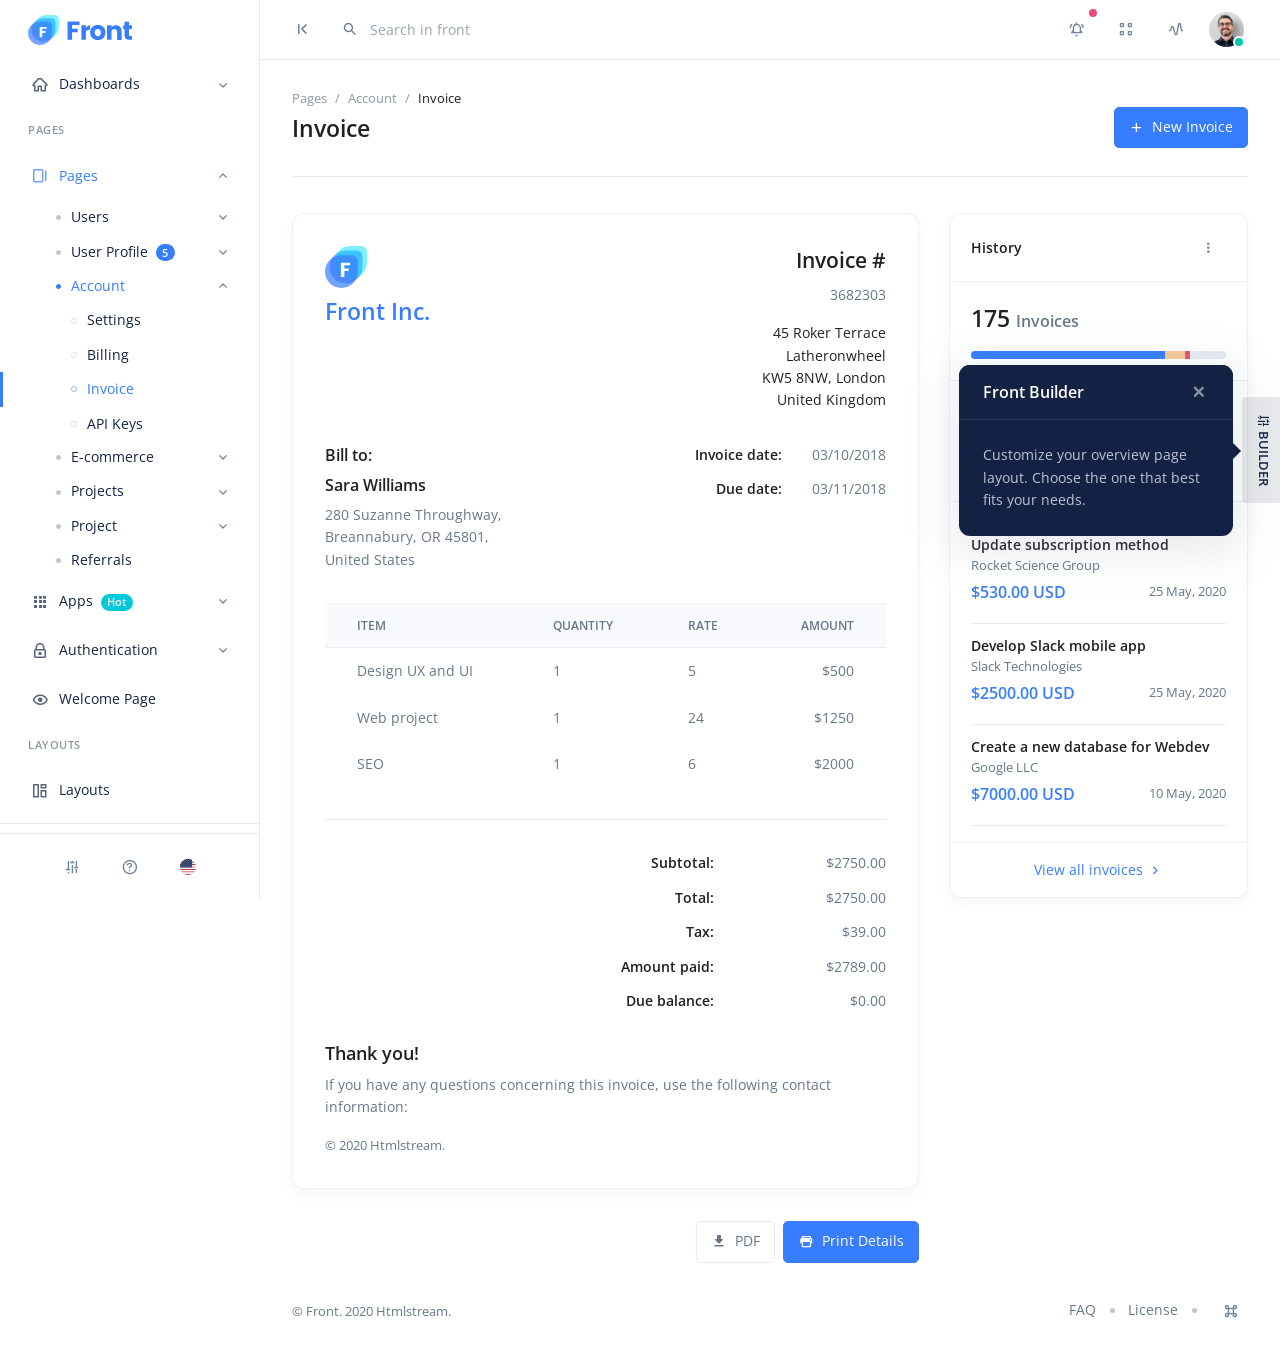
<file: AdminTemplate/account-invoice.html>
﻿<!DOCTYPE html>
<html lang="en">
  <head>
    <!-- Required Meta Tags Always Come First -->
    <meta charset="utf-8">
    <meta name="viewport" content="width=device-width, initial-scale=1, shrink-to-fit=no">

    <!-- Title -->
    <title>Invoice | Front - Admin &amp; Dashboard Template</title>

    <!-- Favicon -->
    <link rel="shortcut icon" href="favicon.ico">

    <!-- Font -->
    <link href="https://fonts.googleapis.com/css2?family=Open+Sans:wght@400;600&display=swap" rel="stylesheet">

    <!-- CSS Implementing Plugins -->
    <link rel="stylesheet" href="assets\css\vendor.min.css">
    <link rel="stylesheet" href="assets\vendor\icon-set\style.css">
    
    

    <!-- CSS Front Template -->
    <link rel="stylesheet" href="assets\css\theme.min.css?v=1.0">
  </head>

  <body class="   footer-offset">
    
      <script src="assets\vendor\hs-navbar-vertical-aside\hs-navbar-vertical-aside-mini-cache.js"></script>
    

    <!-- ONLY DEV -->
    
      <!-- Builder -->
      <div id="styleSwitcherDropdown" class="hs-unfold-content sidebar sidebar-bordered sidebar-box-shadow" style="width: 35rem;">
        <div class="card card-lg border-0 h-100">
          <div class="card-header align-items-start">
            <div class="mr-2">
              <h3 class="card-header-title">Front Builder</h3>
              <p>Customize your overview page layout. Choose the one that best fits your needs.</p>
            </div>

            <!-- Toggle Button -->
            <a class="js-hs-unfold-invoker btn btn-icon btn-xs btn-ghost-dark" href="javascript:;" data-hs-unfold-options='{
                  "target": "#styleSwitcherDropdown",
                  "type": "css-animation",
                  "animationIn": "fadeInRight",
                  "animationOut": "fadeOutRight",
                  "hasOverlay": true,
                  "smartPositionOff": true
                 }'>
              <i class="tio-clear tio-lg"></i>
            </a>
            <!-- End Toggle Button -->
          </div>

          <!-- Body -->
          <div class="card-body sidebar-scrollbar">
            <h4 class="mb-1">Layout skins <span id="js-builder-disabled" class="badge badge-soft-danger" style="opacity: 0">Disabled</span></h4>
            <p>3 kinds of layout skins to choose from.</p>

            <div class="row gx-2 mb-5">
              <!-- Custom Radio -->
              <div class="col-4 text-center">
                <div class="text-center">
                  <div class="custom-checkbox-card mb-2">
                    <input type="radio" class="custom-checkbox-card-input" name="layoutSkinsRadio" id="layoutSkinsRadio1" checked="" value="default">
                    <label class="custom-checkbox-card-label" for="layoutSkinsRadio1">
                      <img class="custom-checkbox-card-img" src="assets\svg\layouts\layouts-sidebar-default.svg" alt="Image Description">
                    </label>
                    <span class="custom-checkbox-card-text">Default</span>
                  </div>
                </div>
              </div>
              <!-- End Custom Radio -->

              <!-- Custom Radio -->
              <div class="col-4 text-center">
                <div class="text-center">
                  <div class="custom-checkbox-card mb-2">
                    <input type="radio" class="custom-checkbox-card-input" name="layoutSkinsRadio" id="layoutSkinsRadio2" value="navbar-dark">
                    <label class="custom-checkbox-card-label" for="layoutSkinsRadio2">
                      <img class="custom-checkbox-card-img" src="assets\svg\layouts\layouts-sidebar-dark.svg" alt="Image Description">
                    </label>
                    <span class="custom-checkbox-card-text">Dark</span>
                  </div>
                </div>
              </div>
              <!-- End Custom Radio -->

              <!-- Custom Radio -->
              <div class="col-4 text-center">
                <div class="text-center">
                  <div class="custom-checkbox-card mb-2">
                    <input type="radio" class="custom-checkbox-card-input" name="layoutSkinsRadio" id="layoutSkinsRadio3" value="navbar-light">
                    <label class="custom-checkbox-card-label" for="layoutSkinsRadio3">
                      <img class="custom-checkbox-card-img" src="assets\svg\layouts\layouts-sidebar-light.svg" alt="Image Description">
                    </label>
                    <span class="custom-checkbox-card-text">Light</span>
                  </div>
                </div>
              </div>
              <!-- End Custom Radio -->
            </div>
            <!-- End Row -->

            <h4 class="mb-1">Sidebar layout options</h4>
            <p>Choose between standard navigation sizing, mini or even compact with icons.</p>

            <div class="row gx-2 mb-5">
              <!-- Custom Radio -->
              <div class="col-4 text-center">
                <div class="text-center">
                  <div class="custom-checkbox-card mb-2">
                    <input type="radio" class="custom-checkbox-card-input" name="sidebarLayoutOptions" id="sidebarLayoutOptions1" checked="" value="default">
                    <label class="custom-checkbox-card-label" for="sidebarLayoutOptions1">
                      <img class="custom-checkbox-card-img" src="assets\svg\layouts\sidebar-default-classic.svg" alt="Image Description">
                    </label>
                    <span class="custom-checkbox-card-text">Default</span>
                  </div>
                </div>
              </div>
              <!-- End Custom Radio -->

              <!-- Custom Radio -->
              <div class="col-4 text-center">
                <div class="text-center">
                  <div class="custom-checkbox-card mb-2">
                    <input type="radio" class="custom-checkbox-card-input" name="sidebarLayoutOptions" id="sidebarLayoutOptions2" value="navbar-vertical-aside-compact-mode">
                    <label class="custom-checkbox-card-label" for="sidebarLayoutOptions2">
                      <img class="custom-checkbox-card-img" src="assets\svg\layouts\sidebar-compact.svg" alt="Image Description">
                    </label>
                    <span class="custom-checkbox-card-text">Compact</span>
                  </div>
                </div>
              </div>
              <!-- End Custom Radio -->

              <!-- Custom Radio -->
              <div class="col-4 text-center">
                <div class="text-center">
                  <div class="custom-checkbox-card mb-2">
                    <input type="radio" class="custom-checkbox-card-input" name="sidebarLayoutOptions" id="sidebarLayoutOptions3" value="navbar-vertical-aside-mini-mode">
                    <label class="custom-checkbox-card-label" for="sidebarLayoutOptions3">
                      <img class="custom-checkbox-card-img" src="assets\svg\layouts\sidebar-mini.svg" alt="Image Description">
                    </label>
                    <span class="custom-checkbox-card-text">Mini</span>
                  </div>
                </div>
              </div>
              <!-- End Custom Radio -->
            </div>
            <!-- End Row -->

            <h4 class="mb-1">Header layout options</h4>
            <p>Choose the primary navigation of your header layout.</p>

            <div class="row gx-2">
              <!-- Custom Radio -->
              <div class="col-4 text-center">
                <div class="text-center">
                  <div class="custom-checkbox-card mb-2">
                    <input type="radio" class="custom-checkbox-card-input" name="headerLayoutOptions" id="headerLayoutOptions1" value="single">
                    <label class="custom-checkbox-card-label" for="headerLayoutOptions1">
                      <img class="custom-checkbox-card-img" src="assets\svg\layouts\header-default-fluid.svg" alt="Image Description">
                    </label>
                    <span class="custom-checkbox-card-text">Default (Fluid)</span>
                  </div>
                </div>
              </div>
              <!-- End Custom Radio -->

              <!-- Custom Radio -->
              <div class="col-4 text-center">
                <div class="text-center">
                  <div class="custom-checkbox-card mb-2">
                    <input type="radio" class="custom-checkbox-card-input" name="headerLayoutOptions" id="headerLayoutOptions2" value="single-container">
                    <label class="custom-checkbox-card-label" for="headerLayoutOptions2">
                      <img class="custom-checkbox-card-img" src="assets\svg\layouts\header-default-container.svg" alt="Image Description">
                    </label>
                    <span class="custom-checkbox-card-text">Default (Container)</span>
                  </div>
                </div>
              </div>
              <!-- End Custom Radio -->

              <!-- Custom Radio -->
              <div class="col-4 text-center">
                <div class="text-center">
                  <div class="custom-checkbox-card mb-2">
                    <input type="radio" class="custom-checkbox-card-input" name="headerLayoutOptions" id="headerLayoutOptions3" value="double">
                    <label class="custom-checkbox-card-label" for="headerLayoutOptions3">
                      <img class="custom-checkbox-card-img" src="assets\svg\layouts\header-double-line-fluid.svg" alt="Image Description">
                    </label>
                    <span class="custom-checkbox-card-text">Double line (Fluid)</span>
                  </div>
                </div>
              </div>
              <!-- End Custom Radio -->

              <!-- Custom Radio -->
              <div class="col-4 text-center mt-2">
                <div class="text-center">
                  <div class="custom-checkbox-card mb-2">
                    <input type="radio" class="custom-checkbox-card-input" name="headerLayoutOptions" id="headerLayoutOptions4" value="double-container">
                    <label class="custom-checkbox-card-label" for="headerLayoutOptions4">
                      <img class="custom-checkbox-card-img" src="assets\svg\layouts\header-double-line-container.svg" alt="Image Description">
                    </label>
                    <span class="custom-checkbox-card-text">Double line (Container)</span>
                  </div>
                </div>
              </div>
              <!-- End Custom Radio -->
            </div>
            <!-- End Row -->
          </div>
          <!-- End Body -->

          <!-- Footer -->
          <div class="card-footer">
            <div class="row gx-2">
              <div class="col">
                <button type="button" id="js-builder-reset" class="btn btn-block btn-lg btn-white">
                  <i class="tio-restore"></i> Reset
                </button>
              </div>
              <div class="col">
                <button type="button" id="js-builder-preview" class="btn btn-block btn-lg btn-primary">
                  <i class="tio-visible"></i> Preview
                </button>
              </div>
            </div>
            <!-- End Row -->
          </div>
          <!-- End Footer -->
        </div>
      </div>
      <!-- End Builder -->

      <!-- Builder Toggle -->
      <div class="d-none d-md-block position-fixed bottom-0 right-0 mr-5 mb-10" style="z-index: 3;">
        <div style="position: fixed; top: 50%; right: 0; margin-right: -.25rem; transform: translateY(-50%); writing-mode: vertical-rl; text-orientation: sideways;">
          <div class="hs-unfold">
            <a id="builderPopover" class="js-hs-unfold-invoker btn btn-sm btn-soft-dark py-3" href="javascript:;" data-template='<div class="d-none d-md-block popover" role="tooltip"><div class="arrow"></div><h3 class="popover-header"></h3><div class="popover-body"></div></div>' data-toggle="popover" data-placement="left" title="<div class='d-flex align-items-center'>Front Builder <a href='#!' class='close close-light ml-auto'><i id='closeBuilderPopover' class='tio-clear'></i></a></div>" data-content="Customize your overview page layout. Choose the one that best fits your needs." data-html="true" data-hs-unfold-options='{
                "target": "#styleSwitcherDropdown",
                "type": "css-animation",
                "animationIn": "fadeInRight",
                "animationOut": "fadeOutRight",
                "hasOverlay": true,
                "smartPositionOff": true
               }'>
              <i class="tio-tune mr-2"></i>
              <span class="font-weight-bold text-uppercase">Builder</span>
            </a>
          </div>
        </div>
      </div>
      <!-- End Builder Toggle -->

      <!-- JS Preview mode only -->
      <div id="headerMain" class="d-none"><header id="header" class="navbar navbar-expand-lg navbar-fixed navbar-height navbar-flush navbar-container navbar-bordered">
  <div class="navbar-nav-wrap">
    <div class="navbar-brand-wrapper">
      <!-- Logo -->
      <a class="navbar-brand" href="index.html" aria-label="Front">
        <img class="navbar-brand-logo" src="assets\svg\logos\logo.svg" alt="Logo">
        <img class="navbar-brand-logo-mini" src="assets\svg\logos\logo-short.svg" alt="Logo">
      </a>
      <!-- End Logo -->
    </div>

    <div class="navbar-nav-wrap-content-left">
      <!-- Navbar Vertical Toggle -->
      <button type="button" class="js-navbar-vertical-aside-toggle-invoker close mr-3">
        <i class="tio-first-page navbar-vertical-aside-toggle-short-align" data-toggle="tooltip" data-placement="right" title="Collapse"></i>
        <i class="tio-last-page navbar-vertical-aside-toggle-full-align" data-template='<div class="tooltip d-none d-sm-block" role="tooltip"><div class="arrow"></div><div class="tooltip-inner"></div></div>' data-toggle="tooltip" data-placement="right" title="Expand"></i>
      </button>
      <!-- End Navbar Vertical Toggle -->

      <!-- Search Form -->
      <div class="d-none d-md-block">
        <form class="position-relative">
          <!-- Input Group -->
          <div class="input-group input-group-merge input-group-borderless input-group-hover-light navbar-input-group">
            <div class="input-group-prepend">
              <div class="input-group-text">
                <i class="tio-search"></i>
              </div>
            </div>
            <input type="search" class="js-form-search form-control" placeholder="Search in front" aria-label="Search in front" data-hs-form-search-options='{
                     "clearIcon": "#clearSearchResultsIcon",
                     "dropMenuElement": "#searchDropdownMenu",
                     "dropMenuOffset": 20,
                     "toggleIconOnFocus": true,
                     "activeClass": "focus"
                   }'>
            <a class="input-group-append" href="javascript:;">
              <span class="input-group-text">
                <i id="clearSearchResultsIcon" class="tio-clear" style="display: none;"></i>
              </span>
            </a>
          </div>
          <!-- End Input Group -->

          <!-- Card Search Content -->
          <div id="searchDropdownMenu" class="hs-form-search-menu-content card dropdown-menu dropdown-card overflow-hidden">
            <!-- Body -->
            <div class="card-body-height py-3">
              <small class="dropdown-header mb-n2">Recent searches</small>

              <div class="dropdown-item bg-transparent text-wrap my-2">
                <span class="h4 mr-1">
                  <a class="btn btn-xs btn-soft-dark btn-pill" href="index.html">
                    Gulp <i class="tio-search ml-1"></i>
                  </a>
                </span>
                <span class="h4">
                  <a class="btn btn-xs btn-soft-dark btn-pill" href="index.html">
                    Notification panel <i class="tio-search ml-1"></i>
                  </a>
                </span>
              </div>

              <div class="dropdown-divider my-3"></div>

              <small class="dropdown-header mb-n2">Tutorials</small>

              <a class="dropdown-item my-2" href="index.html">
                <div class="media align-items-center">
                  <span class="icon icon-xs icon-soft-dark icon-circle mr-2">
                    <i class="tio-tune"></i>
                  </span>

                  <div class="media-body text-truncate">
                    <span>How to set up Gulp?</span>
                  </div>
                </div>
              </a>

              <a class="dropdown-item my-2" href="index.html">
                <div class="media align-items-center">
                  <span class="icon icon-xs icon-soft-dark icon-circle mr-2">
                    <i class="tio-paint-bucket"></i>
                  </span>

                  <div class="media-body text-truncate">
                    <span>How to change theme color?</span>
                  </div>
                </div>
              </a>

              <div class="dropdown-divider my-3"></div>

              <small class="dropdown-header mb-n2">Members</small>

              <a class="dropdown-item my-2" href="index.html">
                <div class="media align-items-center">
                  <img class="avatar avatar-xs avatar-circle mr-2" src="assets\img\160x160\img10.jpg" alt="Image Description">
                  <div class="media-body text-truncate">
                    <span>Amanda Harvey <i class="tio-verified text-primary" data-toggle="tooltip" data-placement="top" title="Top endorsed"></i></span>
                  </div>
                </div>
              </a>

              <a class="dropdown-item my-2" href="index.html">
                <div class="media align-items-center">
                  <img class="avatar avatar-xs avatar-circle mr-2" src="assets\img\160x160\img3.jpg" alt="Image Description">
                  <div class="media-body text-truncate">
                    <span>David Harrison</span>
                  </div>
                </div>
              </a>

              <a class="dropdown-item my-2" href="index.html">
                <div class="media align-items-center">
                  <div class="avatar avatar-xs avatar-soft-info avatar-circle mr-2">
                    <span class="avatar-initials">A</span>
                  </div>
                  <div class="media-body text-truncate">
                    <span>Anne Richard</span>
                  </div>
                </div>
              </a>
            </div>
            <!-- End Body -->

            <!-- Footer -->
            <a class="card-footer text-center" href="index.html">
              See all results
              <i class="tio-chevron-right"></i>
            </a>
            <!-- End Footer -->
          </div>
          <!-- End Card Search Content -->
        </form>
      </div>
      <!-- End Search Form -->
    </div>

    <!-- Secondary Content -->
    <div class="navbar-nav-wrap-content-right">
      <!-- Navbar -->
      <ul class="navbar-nav align-items-center flex-row">
        <li class="nav-item d-md-none">
          <!-- Search Trigger -->
          <div class="hs-unfold">
            <a class="js-hs-unfold-invoker btn btn-icon btn-ghost-secondary rounded-circle" href="javascript:;" data-hs-unfold-options='{
                 "target": "#searchDropdown",
                 "type": "css-animation",
                 "animationIn": "fadeIn",
                 "hasOverlay": "rgba(46, 52, 81, 0.1)",
                 "closeBreakpoint": "md"
               }'>
              <i class="tio-search"></i>
            </a>
          </div>
          <!-- End Search Trigger -->
        </li>

        <li class="nav-item d-none d-sm-inline-block">
          <!-- Notification -->
          <div class="hs-unfold">
            <a class="js-hs-unfold-invoker btn btn-icon btn-ghost-secondary rounded-circle" href="javascript:;" data-hs-unfold-options='{
                 "target": "#notificationDropdown",
                 "type": "css-animation"
               }'>
              <i class="tio-notifications-on-outlined"></i>
              <span class="btn-status btn-sm-status btn-status-danger"></span>
            </a>

            <div id="notificationDropdown" class="hs-unfold-content dropdown-unfold dropdown-menu dropdown-menu-right navbar-dropdown-menu" style="width: 25rem;">
              <!-- Header -->
              <div class="card-header">
                <span class="card-title h4">Notifications</span>

                <!-- Unfold -->
                <div class="hs-unfold">
                  <a class="js-hs-unfold-invoker btn btn-icon btn-sm btn-ghost-secondary rounded-circle" href="javascript:;" data-hs-unfold-options='{
                       "target": "#notificationSettingsOneDropdown",
                       "type": "css-animation"
                     }'>
                    <i class="tio-more-vertical"></i>
                  </a>
                  <div id="notificationSettingsOneDropdown" class="hs-unfold-content dropdown-unfold dropdown-menu dropdown-menu-right">
                    <span class="dropdown-header">Settings</span>
                    <a class="dropdown-item" href="#">
                      <i class="tio-archive dropdown-item-icon"></i> Archive all
                    </a>
                    <a class="dropdown-item" href="#">
                      <i class="tio-all-done dropdown-item-icon"></i> Mark all as read
                    </a>
                    <a class="dropdown-item" href="#">
                      <i class="tio-toggle-off dropdown-item-icon"></i> Disable notifications
                    </a>
                    <a class="dropdown-item" href="#">
                      <i class="tio-gift dropdown-item-icon"></i> What's new?
                    </a>
                    <div class="dropdown-divider"></div>
                    <span class="dropdown-header">Feedback</span>
                    <a class="dropdown-item" href="#">
                      <i class="tio-chat-outlined dropdown-item-icon"></i> Report
                    </a>
                  </div>
                </div>
                <!-- End Unfold -->
              </div>
              <!-- End Header -->

              <!-- Nav -->
              <ul class="nav nav-tabs nav-justified" id="notificationTab" role="tablist">
                <li class="nav-item">
                  <a class="nav-link active" id="notificationNavOne-tab" data-toggle="tab" href="#notificationNavOne" role="tab" aria-controls="notificationNavOne" aria-selected="true">Messages (3)</a>
                </li>
                <li class="nav-item">
                  <a class="nav-link" id="notificationNavTwo-tab" data-toggle="tab" href="#notificationNavTwo" role="tab" aria-controls="notificationNavTwo" aria-selected="false">Archived</a>
                </li>
              </ul>
              <!-- End Nav -->

              <!-- Body -->
              <div class="card-body-height">
                <!-- Tab Content -->
                <div class="tab-content" id="notificationTabContent">
                  <div class="tab-pane fade show active" id="notificationNavOne" role="tabpanel" aria-labelledby="notificationNavOne-tab">
                    <ul class="list-group list-group-flush navbar-card-list-group">
                      <!-- Item -->
                      <li class="list-group-item custom-checkbox-list-wrapper">
                        <div class="row">
                          <div class="col-auto position-static">
                            <div class="d-flex align-items-center">
                              <div class="custom-control custom-checkbox custom-checkbox-list">
                                <input type="checkbox" class="custom-control-input" id="notificationCheck1" checked="">
                                <label class="custom-control-label" for="notificationCheck1"></label>
                                <span class="custom-checkbox-list-stretched-bg"></span>
                              </div>
                              <div class="avatar avatar-sm avatar-circle">
                                <img class="avatar-img" src="assets\img\160x160\img3.jpg" alt="Image Description">
                              </div>
                            </div>
                          </div>
                          <div class="col ml-n3">
                            <span class="card-title h5">Brian Warner</span>
                            <p class="card-text font-size-sm">changed an issue from "In Progress" to <span class="badge badge-success">Review</span></p>
                          </div>
                          <small class="col-auto text-muted text-cap">2hr</small>
                        </div>
                        <a class="stretched-link" href="#"></a>
                      </li>
                      <!-- End Item -->

                      <!-- Item -->
                      <li class="list-group-item custom-checkbox-list-wrapper">
                        <div class="row">
                          <div class="col-auto position-static">
                            <div class="d-flex align-items-center">
                              <div class="custom-control custom-checkbox custom-checkbox-list">
                                <input type="checkbox" class="custom-control-input" id="notificationCheck2" checked="">
                                <label class="custom-control-label" for="notificationCheck2"></label>
                                <span class="custom-checkbox-list-stretched-bg"></span>
                              </div>
                              <div class="avatar avatar-sm avatar-soft-dark avatar-circle">
                                <span class="avatar-initials">K</span>
                              </div>
                            </div>
                          </div>
                          <div class="col ml-n3">
                            <span class="card-title h5">Klara Hampton</span>
                            <p class="card-text font-size-sm">mentioned you in a comment</p>
                            <blockquote class="blockquote blockquote-sm">
                              Nice work, love! You really nailed it. Keep it up!
                            </blockquote>
                          </div>
                          <small class="col-auto text-muted text-cap">10hr</small>
                        </div>
                        <a class="stretched-link" href="#"></a>
                      </li>
                      <!-- End Item -->

                      <!-- Item -->
                      <li class="list-group-item custom-checkbox-list-wrapper">
                        <div class="row">
                          <div class="col-auto position-static">
                            <div class="d-flex align-items-center">
                              <div class="custom-control custom-checkbox custom-checkbox-list">
                                <input type="checkbox" class="custom-control-input" id="notificationCheck4" checked="">
                                <label class="custom-control-label" for="notificationCheck4"></label>
                                <span class="custom-checkbox-list-stretched-bg"></span>
                              </div>
                              <div class="avatar avatar-sm avatar-circle">
                                <img class="avatar-img" src="assets\img\160x160\img10.jpg" alt="Image Description">
                              </div>
                            </div>
                          </div>
                          <div class="col ml-n3">
                            <span class="card-title h5">Ruby Walter</span>
                            <p class="card-text font-size-sm">joined the Slack group HS Team</p>
                          </div>
                          <small class="col-auto text-muted text-cap">3dy</small>
                        </div>
                        <a class="stretched-link" href="#"></a>
                      </li>
                      <!-- End Item -->

                      <!-- Item -->
                      <li class="list-group-item custom-checkbox-list-wrapper">
                        <div class="row">
                          <div class="col-auto position-static">
                            <div class="d-flex align-items-center">
                              <div class="custom-control custom-checkbox custom-checkbox-list">
                                <input type="checkbox" class="custom-control-input" id="notificationCheck3">
                                <label class="custom-control-label" for="notificationCheck3"></label>
                                <span class="custom-checkbox-list-stretched-bg"></span>
                              </div>
                              <div class="avatar avatar-sm avatar-circle">
                                <img class="avatar-img" src="assets\svg\brands\google.svg" alt="Image Description">
                              </div>
                            </div>
                          </div>
                          <div class="col ml-n3">
                            <span class="card-title h5">from Google</span>
                            <p class="card-text font-size-sm">Start using forms to capture the information of prospects visiting your Google website</p>
                          </div>
                          <small class="col-auto text-muted text-cap">17dy</small>
                        </div>
                        <a class="stretched-link" href="#"></a>
                      </li>
                      <!-- End Item -->

                      <!-- Item -->
                      <li class="list-group-item custom-checkbox-list-wrapper">
                        <div class="row">
                          <div class="col-auto position-static">
                            <div class="d-flex align-items-center">
                              <div class="custom-control custom-checkbox custom-checkbox-list">
                                <input type="checkbox" class="custom-control-input" id="notificationCheck5">
                                <label class="custom-control-label" for="notificationCheck5"></label>
                                <span class="custom-checkbox-list-stretched-bg"></span>
                              </div>
                              <div class="avatar avatar-sm avatar-circle">
                                <img class="avatar-img" src="assets\img\160x160\img7.jpg" alt="Image Description">
                              </div>
                            </div>
                          </div>
                          <div class="col ml-n3">
                            <span class="card-title h5">Sara Villar</span>
                            <p class="card-text font-size-sm">completed <i class="tio-folder-bookmarked text-primary"></i> FD-7 task</p>
                          </div>
                          <small class="col-auto text-muted text-cap">2mn</small>
                        </div>
                        <a class="stretched-link" href="#"></a>
                      </li>
                      <!-- End Item -->
                    </ul>
                  </div>

                  <div class="tab-pane fade" id="notificationNavTwo" role="tabpanel" aria-labelledby="notificationNavTwo-tab">
                    <ul class="list-group list-group-flush navbar-card-list-group">
                      <!-- Item -->
                      <li class="list-group-item custom-checkbox-list-wrapper">
                        <div class="row">
                          <div class="col-auto position-static">
                            <div class="d-flex align-items-center">
                              <div class="custom-control custom-checkbox custom-checkbox-list">
                                <input type="checkbox" class="custom-control-input" id="notificationCheck7">
                                <label class="custom-control-label" for="notificationCheck7"></label>
                                <span class="custom-checkbox-list-stretched-bg"></span>
                              </div>
                              <div class="avatar avatar-sm avatar-soft-dark avatar-circle">
                                <span class="avatar-initials">A</span>
                              </div>
                            </div>
                          </div>
                          <div class="col ml-n3">
                            <span class="card-title h5">Anne Richard</span>
                            <p class="card-text font-size-sm">accepted your invitation to join Notion</p>
                          </div>
                          <small class="col-auto text-muted text-cap">1dy</small>
                        </div>
                        <a class="stretched-link" href="#"></a>
                      </li>
                      <!-- End Item -->

                      <!-- Item -->
                      <li class="list-group-item custom-checkbox-list-wrapper">
                        <div class="row">
                          <div class="col-auto position-static">
                            <div class="d-flex align-items-center">
                              <div class="custom-control custom-checkbox custom-checkbox-list">
                                <input type="checkbox" class="custom-control-input" id="notificationCheck6">
                                <label class="custom-control-label" for="notificationCheck6"></label>
                                <span class="custom-checkbox-list-stretched-bg"></span>
                              </div>
                              <div class="avatar avatar-sm avatar-circle">
                                <img class="avatar-img" src="assets\img\160x160\img5.jpg" alt="Image Description">
                              </div>
                            </div>
                          </div>
                          <div class="col ml-n3">
                            <span class="card-title h5">Finch Hoot</span>
                            <p class="card-text font-size-sm">left Slack group HS projects</p>
                          </div>
                          <small class="col-auto text-muted text-cap">3dy</small>
                        </div>
                        <a class="stretched-link" href="#"></a>
                      </li>
                      <!-- End Item -->

                      <!-- Item -->
                      <li class="list-group-item custom-checkbox-list-wrapper">
                        <div class="row">
                          <div class="col-auto position-static">
                            <div class="d-flex align-items-center">
                              <div class="custom-control custom-checkbox custom-checkbox-list">
                                <input type="checkbox" class="custom-control-input" id="notificationCheck8">
                                <label class="custom-control-label" for="notificationCheck8"></label>
                                <span class="custom-checkbox-list-stretched-bg"></span>
                              </div>
                              <div class="avatar avatar-sm avatar-dark avatar-circle">
                                <span class="avatar-initials">HS</span>
                              </div>
                            </div>
                          </div>
                          <div class="col ml-n3">
                            <span class="card-title h5">Htmlstream</span>
                            <p class="card-text font-size-sm">you earned a "Top endorsed" <i class="tio-verified text-primary"></i> badge</p>
                          </div>
                          <small class="col-auto text-muted text-cap">6dy</small>
                        </div>
                        <a class="stretched-link" href="#"></a>
                      </li>
                      <!-- End Item -->

                      <!-- Item -->
                      <li class="list-group-item custom-checkbox-list-wrapper">
                        <div class="row">
                          <div class="col-auto position-static">
                            <div class="d-flex align-items-center">
                              <div class="custom-control custom-checkbox custom-checkbox-list">
                                <input type="checkbox" class="custom-control-input" id="notificationCheck9">
                                <label class="custom-control-label" for="notificationCheck9"></label>
                                <span class="custom-checkbox-list-stretched-bg"></span>
                              </div>
                              <div class="avatar avatar-sm avatar-circle">
                                <img class="avatar-img" src="assets\img\160x160\img8.jpg" alt="Image Description">
                              </div>
                            </div>
                          </div>
                          <div class="col ml-n3">
                            <span class="card-title h5">Linda Bates</span>
                            <p class="card-text font-size-sm">Accepted your connection</p>
                          </div>
                          <small class="col-auto text-muted text-cap">17dy</small>
                        </div>
                        <a class="stretched-link" href="#"></a>
                      </li>
                      <!-- End Item -->

                      <!-- Item -->
                      <li class="list-group-item custom-checkbox-list-wrapper">
                        <div class="row">
                          <div class="col-auto position-static">
                            <div class="d-flex align-items-center">
                              <div class="custom-control custom-checkbox custom-checkbox-list">
                                <input type="checkbox" class="custom-control-input" id="notificationCheck10">
                                <label class="custom-control-label" for="notificationCheck10"></label>
                                <span class="custom-checkbox-list-stretched-bg"></span>
                              </div>
                              <div class="avatar avatar-sm avatar-soft-dark avatar-circle">
                                <span class="avatar-initials">L</span>
                              </div>
                            </div>
                          </div>
                          <div class="col ml-n3">
                            <span class="card-title h5">Lewis Clarke</span>
                            <p class="card-text font-size-sm">completed <i class="tio-folder-bookmarked text-primary"></i> FD-134 task</p>
                          </div>
                          <small class="col-auto text-muted text-cap">2mn</small>
                        </div>
                        <a class="stretched-link" href="#"></a>
                      </li>
                      <!-- End Item -->
                    </ul>
                  </div>
                </div>
                <!-- End Tab Content -->
              </div>
              <!-- End Body -->

              <!-- Card Footer -->
              <a class="card-footer text-center" href="#">
                View all notifications
                <i class="tio-chevron-right"></i>
              </a>
              <!-- End Card Footer -->
            </div>
          </div>
          <!-- End Notification -->
        </li>

        <li class="nav-item d-none d-sm-inline-block">
          <!-- Apps -->
          <div class="hs-unfold">
            <a class="js-hs-unfold-invoker btn btn-icon btn-ghost-secondary rounded-circle" href="javascript:;" data-hs-unfold-options='{
                 "target": "#appsDropdown",
                 "type": "css-animation"
               }'>
              <i class="tio-menu-vs-outlined"></i>
            </a>

            <div id="appsDropdown" class="hs-unfold-content dropdown-unfold dropdown-menu dropdown-menu-right navbar-dropdown-menu" style="width: 25rem;">
              <!-- Header -->
              <div class="card-header">
                <span class="card-title h4">Web apps &amp; services</span>
              </div>
              <!-- End Header -->

              <!-- Body -->
              <div class="card-body card-body-height">
                <!-- Nav -->
                <div class="nav nav-pills flex-column">
                  <a class="nav-link" href="#">
                    <div class="media align-items-center">
                      <span class="mr-3">
                        <img class="avatar avatar-xs avatar-4by3" src="assets\svg\brands\atlassian.svg" alt="Image Description">
                      </span>
                      <div class="media-body text-truncate">
                        <span class="h5 mb-0">Atlassian</span>
                        <span class="d-block font-size-sm text-body">Security and control across Cloud</span>
                      </div>
                    </div>
                  </a>

                  <a class="nav-link" href="#">
                    <div class="media align-items-center">
                      <span class="mr-3">
                        <img class="avatar avatar-xs avatar-4by3" src="assets\svg\brands\slack.svg" alt="Image Description">
                      </span>
                      <div class="media-body text-truncate">
                        <span class="h5 mb-0">Slack <span class="badge badge-primary badge-pill text-uppercase ml-1">Try</span></span>
                        <span class="d-block font-size-sm text-body">Email collaboration software</span>
                      </div>
                    </div>
                  </a>

                  <a class="nav-link" href="#">
                    <div class="media align-items-center">
                      <span class="mr-3">
                        <img class="avatar avatar-xs avatar-4by3" src="assets\svg\brands\google-webdev.svg" alt="Image Description">
                      </span>
                      <div class="media-body text-truncate">
                        <span class="h5 mb-0">Google webdev</span>
                        <span class="d-block font-size-sm text-body">Work involved in developing a website</span>
                      </div>
                    </div>
                  </a>

                  <a class="nav-link" href="#">
                    <div class="media align-items-center">
                      <span class="mr-3">
                        <img class="avatar avatar-xs avatar-4by3" src="assets\svg\brands\frontapp.svg" alt="Image Description">
                      </span>
                      <div class="media-body text-truncate">
                        <span class="h5 mb-0">Frontapp</span>
                        <span class="d-block font-size-sm text-body">The inbox for teams</span>
                      </div>
                    </div>
                  </a>

                  <a class="nav-link" href="#">
                    <div class="media align-items-center">
                      <span class="mr-3">
                        <img class="avatar avatar-xs avatar-4by3" src="assets\svg\illustrations\review-rating-shield.svg" alt="Image Description">
                      </span>
                      <div class="media-body text-truncate">
                        <span class="h5 mb-0">HS Support</span>
                        <span class="d-block font-size-sm text-body">Customer service and support</span>
                      </div>
                    </div>
                  </a>

                  <a class="nav-link" href="#">
                    <div class="media align-items-center">
                      <span class="avatar avatar-xs avatar-soft-dark mr-3">
                        <span class="avatar-initials"><i class="tio-apps"></i></span>
                      </span>
                      <div class="media-body text-truncate">
                        <span class="h5 mb-0">More Front products</span>
                        <span class="d-block font-size-sm text-body">Check out more HS products</span>
                      </div>
                    </div>
                  </a>
                </div>
                <!-- End Nav -->
              </div>
              <!-- End Body -->

              <!-- Footer -->
              <a class="card-footer text-center" href="#">
                View all apps
                <i class="tio-chevron-right"></i>
              </a>
              <!-- End Footer -->
            </div>
          </div>
          <!-- End Apps -->
        </li>

        <li class="nav-item d-none d-sm-inline-block">
          <!-- Activity -->
          <div class="hs-unfold">
            <a class="js-hs-unfold-invoker btn btn-icon btn-ghost-secondary rounded-circle" href="javascript:;" data-hs-unfold-options='{
                "target": "#activitySidebar",
                "type": "css-animation",
                "animationIn": "fadeInRight",
                "animationOut": "fadeOutRight",
                "hasOverlay": true,
                "smartPositionOff": true
               }'>
              <i class="tio-voice-line"></i>
            </a>
          </div>
          <!-- Activity -->
        </li>

        <li class="nav-item">
          <!-- Account -->
          <div class="hs-unfold">
            <a class="js-hs-unfold-invoker navbar-dropdown-account-wrapper" href="javascript:;" data-hs-unfold-options='{
                 "target": "#accountNavbarDropdown",
                 "type": "css-animation"
               }'>
              <div class="avatar avatar-sm avatar-circle">
                <img class="avatar-img" src="assets\img\160x160\img6.jpg" alt="Image Description">
                <span class="avatar-status avatar-sm-status avatar-status-success"></span>
              </div>
            </a>

            <div id="accountNavbarDropdown" class="hs-unfold-content dropdown-unfold dropdown-menu dropdown-menu-right navbar-dropdown-menu navbar-dropdown-account" style="width: 16rem;">
              <div class="dropdown-item-text">
                <div class="media align-items-center">
                  <div class="avatar avatar-sm avatar-circle mr-2">
                    <img class="avatar-img" src="assets\img\160x160\img6.jpg" alt="Image Description">
                  </div>
                  <div class="media-body">
                    <span class="card-title h5">Mark Williams</span>
                    <span class="card-text">mark@example.com</span>
                  </div>
                </div>
              </div>

              <div class="dropdown-divider"></div>

              <!-- Unfold -->
              <div class="hs-unfold w-100">
                <a class="js-hs-unfold-invoker navbar-dropdown-submenu-item dropdown-item d-flex align-items-center" href="javascript:;" data-hs-unfold-options='{
                     "target": "#navSubmenuPagesAccountDropdown1",
                     "event": "hover"
                   }'>
                  <span class="text-truncate pr-2" title="Set status">Set status</span>
                  <i class="tio-chevron-right navbar-dropdown-submenu-item-invoker ml-auto"></i>
                </a>

                <div id="navSubmenuPagesAccountDropdown1" class="hs-unfold-content hs-unfold-has-submenu dropdown-unfold dropdown-menu navbar-dropdown-sub-menu">
                  <a class="dropdown-item" href="#">
                    <span class="legend-indicator bg-success mr-1"></span>
                    <span class="text-truncate pr-2" title="Available">Available</span>
                  </a>
                  <a class="dropdown-item" href="#">
                    <span class="legend-indicator bg-danger mr-1"></span>
                    <span class="text-truncate pr-2" title="Busy">Busy</span>
                  </a>
                  <a class="dropdown-item" href="#">
                    <span class="legend-indicator bg-warning mr-1"></span>
                    <span class="text-truncate pr-2" title="Away">Away</span>
                  </a>
                  <div class="dropdown-divider"></div>
                  <a class="dropdown-item" href="#">
                    <span class="text-truncate pr-2" title="Reset status">Reset status</span>
                  </a>
                </div>
              </div>
              <!-- End Unfold -->

              <a class="dropdown-item" href="#">
                <span class="text-truncate pr-2" title="Profile &amp; account">Profile &amp; account</span>
              </a>

              <a class="dropdown-item" href="#">
                <span class="text-truncate pr-2" title="Settings">Settings</span>
              </a>

              <div class="dropdown-divider"></div>

              <a class="dropdown-item" href="#">
                <div class="media align-items-center">
                  <div class="avatar avatar-sm avatar-dark avatar-circle mr-2">
                    <span class="avatar-initials">HS</span>
                  </div>
                  <div class="media-body">
                    <span class="card-title h5">Htmlstream <span class="badge badge-primary badge-pill text-uppercase ml-1">PRO</span></span>
                    <span class="card-text">hs.example.com</span>
                  </div>
                </div>
              </a>

              <div class="dropdown-divider"></div>

              <!-- Unfold -->
              <div class="hs-unfold w-100">
                <a class="js-hs-unfold-invoker navbar-dropdown-submenu-item dropdown-item d-flex align-items-center" href="javascript:;" data-hs-unfold-options='{
                     "target": "#navSubmenuPagesAccountDropdown2",
                     "event": "hover"
                   }'>
                  <span class="text-truncate pr-2" title="Customization">Customization</span>
                  <i class="tio-chevron-right navbar-dropdown-submenu-item-invoker  ml-auto"></i>
                </a>

                <div id="navSubmenuPagesAccountDropdown2" class="hs-unfold-content hs-unfold-has-submenu dropdown-unfold dropdown-menu navbar-dropdown-sub-menu">
                  <a class="dropdown-item" href="#">
                    <span class="text-truncate pr-2" title="Invite people">Invite people</span>
                  </a>
                  <a class="dropdown-item" href="#">
                    <span class="text-truncate pr-2" title="Analytics">Analytics</span>
                    <i class="tio-open-in-new"></i>
                  </a>
                  <a class="dropdown-item" href="#">
                    <span class="text-truncate pr-2" title="Customize Front">Customize Front</span>
                    <i class="tio-open-in-new"></i>
                  </a>
                </div>
              </div>
              <!-- End Unfold -->

              <a class="dropdown-item" href="#">
                <span class="text-truncate pr-2" title="Manage team">Manage team</span>
              </a>

              <div class="dropdown-divider"></div>

              <a class="dropdown-item" href="#">
                <span class="text-truncate pr-2" title="Sign out">Sign out</span>
              </a>
            </div>
          </div>
          <!-- End Account -->
        </li>
      </ul>
      <!-- End Navbar -->
    </div>
    <!-- End Secondary Content -->
  </div>
</header></div>
      <div id="headerFluid" class="d-none"><header id="header" class="navbar navbar-expand-xl navbar-fixed navbar-height navbar-flush navbar-container navbar-bordered  ">
  <div class="js-mega-menu navbar-nav-wrap">
    <div class="navbar-brand-wrapper">
      <!-- Logo -->
      
      
        <a class="navbar-brand" href="index.html" aria-label="Front">
          <img class="navbar-brand-logo" src="assets\svg\logos\logo.svg" alt="Logo">
        </a>
      
      <!-- End Logo -->
    </div>

    <!-- Secondary Content -->
    <div class="navbar-nav-wrap-content-right">
      <!-- Navbar -->
      <ul class="navbar-nav align-items-center flex-row">
        <li class="nav-item d-none d-sm-inline-block">
          <!-- Notification -->
          <div class="hs-unfold">
            <a class="js-hs-unfold-invoker btn btn-icon btn-ghost-secondary rounded-circle" href="javascript:;" data-hs-unfold-options='{
                 "target": "#notificationDropdown",
                 "type": "css-animation"
               }'>
              <i class="tio-notifications-on-outlined"></i>
              <span class="btn-status btn-sm-status btn-status-danger"></span>
            </a>

            <div id="notificationDropdown" class="hs-unfold-content dropdown-unfold dropdown-menu dropdown-menu-right navbar-dropdown-menu" style="width: 25rem;">
              <!-- Header -->
              <div class="card-header">
                <span class="card-title h4">Notifications</span>

                <!-- Unfold -->
                <div class="hs-unfold">
                  <a class="js-hs-unfold-invoker btn btn-icon btn-sm btn-ghost-secondary rounded-circle" href="javascript:;" data-hs-unfold-options='{
                       "target": "#notificationSettingsOneDropdown",
                       "type": "css-animation"
                     }'>
                    <i class="tio-more-vertical"></i>
                  </a>
                  <div id="notificationSettingsOneDropdown" class="hs-unfold-content dropdown-unfold dropdown-menu dropdown-menu-right">
                    <span class="dropdown-header">Settings</span>
                    <a class="dropdown-item" href="#">
                      <i class="tio-archive dropdown-item-icon"></i> Archive all
                    </a>
                    <a class="dropdown-item" href="#">
                      <i class="tio-all-done dropdown-item-icon"></i> Mark all as read
                    </a>
                    <a class="dropdown-item" href="#">
                      <i class="tio-toggle-off dropdown-item-icon"></i> Disable notifications
                    </a>
                    <a class="dropdown-item" href="#">
                      <i class="tio-gift dropdown-item-icon"></i> What's new?
                    </a>
                    <div class="dropdown-divider"></div>
                    <span class="dropdown-header">Feedback</span>
                    <a class="dropdown-item" href="#">
                      <i class="tio-chat-outlined dropdown-item-icon"></i> Report
                    </a>
                  </div>
                </div>
                <!-- End Unfold -->
              </div>
              <!-- End Header -->

              <!-- Nav -->
              <ul class="nav nav-tabs nav-justified" id="notificationTab" role="tablist">
                <li class="nav-item">
                  <a class="nav-link active" id="notificationNavOne-tab" data-toggle="tab" href="#notificationNavOne" role="tab" aria-controls="notificationNavOne" aria-selected="true">Messages (3)</a>
                </li>
                <li class="nav-item">
                  <a class="nav-link" id="notificationNavTwo-tab" data-toggle="tab" href="#notificationNavTwo" role="tab" aria-controls="notificationNavTwo" aria-selected="false">Archived</a>
                </li>
              </ul>
              <!-- End Nav -->

              <!-- Body -->
              <div class="card-body-height">
                <!-- Tab Content -->
                <div class="tab-content" id="notificationTabContent">
                  <div class="tab-pane fade show active" id="notificationNavOne" role="tabpanel" aria-labelledby="notificationNavOne-tab">
                    <ul class="list-group list-group-flush navbar-card-list-group">
                      <!-- Item -->
                      <li class="list-group-item custom-checkbox-list-wrapper">
                        <div class="row">
                          <div class="col-auto position-static">
                            <div class="d-flex align-items-center">
                              <div class="custom-control custom-checkbox custom-checkbox-list">
                                <input type="checkbox" class="custom-control-input" id="notificationCheck1" checked="">
                                <label class="custom-control-label" for="notificationCheck1"></label>
                                <span class="custom-checkbox-list-stretched-bg"></span>
                              </div>
                              <div class="avatar avatar-sm avatar-circle">
                                <img class="avatar-img" src="assets\img\160x160\img3.jpg" alt="Image Description">
                              </div>
                            </div>
                          </div>
                          <div class="col ml-n3">
                            <span class="card-title h5">Brian Warner</span>
                            <p class="card-text font-size-sm">changed an issue from "In Progress" to <span class="badge badge-success">Review</span></p>
                          </div>
                          <small class="col-auto text-muted text-cap">2hr</small>
                        </div>
                        <a class="stretched-link" href="#"></a>
                      </li>
                      <!-- End Item -->

                      <!-- Item -->
                      <li class="list-group-item custom-checkbox-list-wrapper">
                        <div class="row">
                          <div class="col-auto position-static">
                            <div class="d-flex align-items-center">
                              <div class="custom-control custom-checkbox custom-checkbox-list">
                                <input type="checkbox" class="custom-control-input" id="notificationCheck2" checked="">
                                <label class="custom-control-label" for="notificationCheck2"></label>
                                <span class="custom-checkbox-list-stretched-bg"></span>
                              </div>
                              <div class="avatar avatar-sm avatar-soft-dark avatar-circle">
                                <span class="avatar-initials">K</span>
                              </div>
                            </div>
                          </div>
                          <div class="col ml-n3">
                            <span class="card-title h5">Klara Hampton</span>
                            <p class="card-text font-size-sm">mentioned you in a comment</p>
                            <blockquote class="blockquote blockquote-sm">
                              Nice work, love! You really nailed it. Keep it up!
                            </blockquote>
                          </div>
                          <small class="col-auto text-muted text-cap">10hr</small>
                        </div>
                        <a class="stretched-link" href="#"></a>
                      </li>
                      <!-- End Item -->

                      <!-- Item -->
                      <li class="list-group-item custom-checkbox-list-wrapper">
                        <div class="row">
                          <div class="col-auto position-static">
                            <div class="d-flex align-items-center">
                              <div class="custom-control custom-checkbox custom-checkbox-list">
                                <input type="checkbox" class="custom-control-input" id="notificationCheck4" checked="">
                                <label class="custom-control-label" for="notificationCheck4"></label>
                                <span class="custom-checkbox-list-stretched-bg"></span>
                              </div>
                              <div class="avatar avatar-sm avatar-circle">
                                <img class="avatar-img" src="assets\img\160x160\img10.jpg" alt="Image Description">
                              </div>
                            </div>
                          </div>
                          <div class="col ml-n3">
                            <span class="card-title h5">Ruby Walter</span>
                            <p class="card-text font-size-sm">joined the Slack group HS Team</p>
                          </div>
                          <small class="col-auto text-muted text-cap">3dy</small>
                        </div>
                        <a class="stretched-link" href="#"></a>
                      </li>
                      <!-- End Item -->

                      <!-- Item -->
                      <li class="list-group-item custom-checkbox-list-wrapper">
                        <div class="row">
                          <div class="col-auto position-static">
                            <div class="d-flex align-items-center">
                              <div class="custom-control custom-checkbox custom-checkbox-list">
                                <input type="checkbox" class="custom-control-input" id="notificationCheck3">
                                <label class="custom-control-label" for="notificationCheck3"></label>
                                <span class="custom-checkbox-list-stretched-bg"></span>
                              </div>
                              <div class="avatar avatar-sm avatar-circle">
                                <img class="avatar-img" src="assets\svg\brands\google.svg" alt="Image Description">
                              </div>
                            </div>
                          </div>
                          <div class="col ml-n3">
                            <span class="card-title h5">from Google</span>
                            <p class="card-text font-size-sm">Start using forms to capture the information of prospects visiting your Google website</p>
                          </div>
                          <small class="col-auto text-muted text-cap">17dy</small>
                        </div>
                        <a class="stretched-link" href="#"></a>
                      </li>
                      <!-- End Item -->

                      <!-- Item -->
                      <li class="list-group-item custom-checkbox-list-wrapper">
                        <div class="row">
                          <div class="col-auto position-static">
                            <div class="d-flex align-items-center">
                              <div class="custom-control custom-checkbox custom-checkbox-list">
                                <input type="checkbox" class="custom-control-input" id="notificationCheck5">
                                <label class="custom-control-label" for="notificationCheck5"></label>
                                <span class="custom-checkbox-list-stretched-bg"></span>
                              </div>
                              <div class="avatar avatar-sm avatar-circle">
                                <img class="avatar-img" src="assets\img\160x160\img7.jpg" alt="Image Description">
                              </div>
                            </div>
                          </div>
                          <div class="col ml-n3">
                            <span class="card-title h5">Sara Villar</span>
                            <p class="card-text font-size-sm">completed <i class="tio-folder-bookmarked text-primary"></i> FD-7 task</p>
                          </div>
                          <small class="col-auto text-muted text-cap">2mn</small>
                        </div>
                        <a class="stretched-link" href="#"></a>
                      </li>
                      <!-- End Item -->
                    </ul>
                  </div>

                  <div class="tab-pane fade" id="notificationNavTwo" role="tabpanel" aria-labelledby="notificationNavTwo-tab">
                    <ul class="list-group list-group-flush navbar-card-list-group">
                      <!-- Item -->
                      <li class="list-group-item custom-checkbox-list-wrapper">
                        <div class="row">
                          <div class="col-auto position-static">
                            <div class="d-flex align-items-center">
                              <div class="custom-control custom-checkbox custom-checkbox-list">
                                <input type="checkbox" class="custom-control-input" id="notificationCheck7">
                                <label class="custom-control-label" for="notificationCheck7"></label>
                                <span class="custom-checkbox-list-stretched-bg"></span>
                              </div>
                              <div class="avatar avatar-sm avatar-soft-dark avatar-circle">
                                <span class="avatar-initials">A</span>
                              </div>
                            </div>
                          </div>
                          <div class="col ml-n3">
                            <span class="card-title h5">Anne Richard</span>
                            <p class="card-text font-size-sm">accepted your invitation to join Notion</p>
                          </div>
                          <small class="col-auto text-muted text-cap">1dy</small>
                        </div>
                        <a class="stretched-link" href="#"></a>
                      </li>
                      <!-- End Item -->

                      <!-- Item -->
                      <li class="list-group-item custom-checkbox-list-wrapper">
                        <div class="row">
                          <div class="col-auto position-static">
                            <div class="d-flex align-items-center">
                              <div class="custom-control custom-checkbox custom-checkbox-list">
                                <input type="checkbox" class="custom-control-input" id="notificationCheck6">
                                <label class="custom-control-label" for="notificationCheck6"></label>
                                <span class="custom-checkbox-list-stretched-bg"></span>
                              </div>
                              <div class="avatar avatar-sm avatar-circle">
                                <img class="avatar-img" src="assets\img\160x160\img5.jpg" alt="Image Description">
                              </div>
                            </div>
                          </div>
                          <div class="col ml-n3">
                            <span class="card-title h5">Finch Hoot</span>
                            <p class="card-text font-size-sm">left Slack group HS projects</p>
                          </div>
                          <small class="col-auto text-muted text-cap">3dy</small>
                        </div>
                        <a class="stretched-link" href="#"></a>
                      </li>
                      <!-- End Item -->

                      <!-- Item -->
                      <li class="list-group-item custom-checkbox-list-wrapper">
                        <div class="row">
                          <div class="col-auto position-static">
                            <div class="d-flex align-items-center">
                              <div class="custom-control custom-checkbox custom-checkbox-list">
                                <input type="checkbox" class="custom-control-input" id="notificationCheck8">
                                <label class="custom-control-label" for="notificationCheck8"></label>
                                <span class="custom-checkbox-list-stretched-bg"></span>
                              </div>
                              <div class="avatar avatar-sm avatar-dark avatar-circle">
                                <span class="avatar-initials">HS</span>
                              </div>
                            </div>
                          </div>
                          <div class="col ml-n3">
                            <span class="card-title h5">Htmlstream</span>
                            <p class="card-text font-size-sm">you earned a "Top endorsed" <i class="tio-verified text-primary"></i> badge</p>
                          </div>
                          <small class="col-auto text-muted text-cap">6dy</small>
                        </div>
                        <a class="stretched-link" href="#"></a>
                      </li>
                      <!-- End Item -->

                      <!-- Item -->
                      <li class="list-group-item custom-checkbox-list-wrapper">
                        <div class="row">
                          <div class="col-auto position-static">
                            <div class="d-flex align-items-center">
                              <div class="custom-control custom-checkbox custom-checkbox-list">
                                <input type="checkbox" class="custom-control-input" id="notificationCheck9">
                                <label class="custom-control-label" for="notificationCheck9"></label>
                                <span class="custom-checkbox-list-stretched-bg"></span>
                              </div>
                              <div class="avatar avatar-sm avatar-circle">
                                <img class="avatar-img" src="assets\img\160x160\img8.jpg" alt="Image Description">
                              </div>
                            </div>
                          </div>
                          <div class="col ml-n3">
                            <span class="card-title h5">Linda Bates</span>
                            <p class="card-text font-size-sm">Accepted your connection</p>
                          </div>
                          <small class="col-auto text-muted text-cap">17dy</small>
                        </div>
                        <a class="stretched-link" href="#"></a>
                      </li>
                      <!-- End Item -->

                      <!-- Item -->
                      <li class="list-group-item custom-checkbox-list-wrapper">
                        <div class="row">
                          <div class="col-auto position-static">
                            <div class="d-flex align-items-center">
                              <div class="custom-control custom-checkbox custom-checkbox-list">
                                <input type="checkbox" class="custom-control-input" id="notificationCheck10">
                                <label class="custom-control-label" for="notificationCheck10"></label>
                                <span class="custom-checkbox-list-stretched-bg"></span>
                              </div>
                              <div class="avatar avatar-sm avatar-soft-dark avatar-circle">
                                <span class="avatar-initials">L</span>
                              </div>
                            </div>
                          </div>
                          <div class="col ml-n3">
                            <span class="card-title h5">Lewis Clarke</span>
                            <p class="card-text font-size-sm">completed <i class="tio-folder-bookmarked text-primary"></i> FD-134 task</p>
                          </div>
                          <small class="col-auto text-muted text-cap">2mn</small>
                        </div>
                        <a class="stretched-link" href="#"></a>
                      </li>
                      <!-- End Item -->
                    </ul>
                  </div>
                </div>
                <!-- End Tab Content -->
              </div>
              <!-- End Body -->

              <!-- Card Footer -->
              <a class="card-footer text-center" href="#">
                View all notifications
                <i class="tio-chevron-right"></i>
              </a>
              <!-- End Card Footer -->
            </div>
          </div>
          <!-- End Notification -->
        </li>

        <li class="nav-item d-none d-sm-inline-block">
          <!-- Apps -->
          <div class="hs-unfold">
            <a class="js-hs-unfold-invoker btn btn-icon btn-ghost-secondary rounded-circle" href="javascript:;" data-hs-unfold-options='{
                 "target": "#appsDropdown",
                 "type": "css-animation"
               }'>
              <i class="tio-menu-vs-outlined"></i>
            </a>

            <div id="appsDropdown" class="hs-unfold-content dropdown-unfold dropdown-menu dropdown-menu-right navbar-dropdown-menu" style="width: 25rem;">
              <!-- Header -->
              <div class="card-header">
                <span class="card-title h4">Web apps &amp; services</span>
              </div>
              <!-- End Header -->

              <!-- Body -->
              <div class="card-body card-body-height">
                <!-- Nav -->
                <div class="nav nav-pills flex-column">
                  <a class="nav-link" href="#">
                    <div class="media align-items-center">
                      <span class="mr-3">
                        <img class="avatar avatar-xs avatar-4by3" src="assets\svg\brands\atlassian.svg" alt="Image Description">
                      </span>
                      <div class="media-body text-truncate">
                        <span class="h5 mb-0">Atlassian</span>
                        <span class="d-block font-size-sm text-body">Security and control across Cloud</span>
                      </div>
                    </div>
                  </a>

                  <a class="nav-link" href="#">
                    <div class="media align-items-center">
                      <span class="mr-3">
                        <img class="avatar avatar-xs avatar-4by3" src="assets\svg\brands\slack.svg" alt="Image Description">
                      </span>
                      <div class="media-body text-truncate">
                        <span class="h5 mb-0">Slack <span class="badge badge-primary badge-pill text-uppercase ml-1">Try</span></span>
                        <span class="d-block font-size-sm text-body">Email collaboration software</span>
                      </div>
                    </div>
                  </a>

                  <a class="nav-link" href="#">
                    <div class="media align-items-center">
                      <span class="mr-3">
                        <img class="avatar avatar-xs avatar-4by3" src="assets\svg\brands\google-webdev.svg" alt="Image Description">
                      </span>
                      <div class="media-body text-truncate">
                        <span class="h5 mb-0">Google webdev</span>
                        <span class="d-block font-size-sm text-body">Work involved in developing a website</span>
                      </div>
                    </div>
                  </a>

                  <a class="nav-link" href="#">
                    <div class="media align-items-center">
                      <span class="mr-3">
                        <img class="avatar avatar-xs avatar-4by3" src="assets\svg\brands\frontapp.svg" alt="Image Description">
                      </span>
                      <div class="media-body text-truncate">
                        <span class="h5 mb-0">Frontapp</span>
                        <span class="d-block font-size-sm text-body">The inbox for teams</span>
                      </div>
                    </div>
                  </a>

                  <a class="nav-link" href="#">
                    <div class="media align-items-center">
                      <span class="mr-3">
                        <img class="avatar avatar-xs avatar-4by3" src="assets\svg\illustrations\review-rating-shield.svg" alt="Image Description">
                      </span>
                      <div class="media-body text-truncate">
                        <span class="h5 mb-0">HS Support</span>
                        <span class="d-block font-size-sm text-body">Customer service and support</span>
                      </div>
                    </div>
                  </a>

                  <a class="nav-link" href="#">
                    <div class="media align-items-center">
                      <span class="avatar avatar-xs avatar-soft-dark mr-3">
                        <span class="avatar-initials"><i class="tio-apps"></i></span>
                      </span>
                      <div class="media-body text-truncate">
                        <span class="h5 mb-0">More Front products</span>
                        <span class="d-block font-size-sm text-body">Check out more HS products</span>
                      </div>
                    </div>
                  </a>
                </div>
                <!-- End Nav -->
              </div>
              <!-- End Body -->

              <!-- Footer -->
              <a class="card-footer text-center" href="#">
                View all apps
                <i class="tio-chevron-right"></i>
              </a>
              <!-- End Footer -->
            </div>
          </div>
          <!-- End Apps -->
        </li>

        <li class="nav-item d-none d-sm-inline-block">
          <!-- Activity -->
          <div class="hs-unfold">
            <a class="js-hs-unfold-invoker btn btn-icon btn-ghost-secondary rounded-circle" href="javascript:;" data-hs-unfold-options='{
                "target": "#activitySidebar",
                "type": "css-animation",
                "animationIn": "fadeInRight",
                "animationOut": "fadeOutRight",
                "hasOverlay": true,
                "smartPositionOff": true
               }'>
              <i class="tio-voice-line"></i>
            </a>
          </div>
          <!-- Activity -->
        </li>

        <li class="nav-item">
          <!-- Account -->
          <div class="hs-unfold">
            <a class="js-hs-unfold-invoker navbar-dropdown-account-wrapper" href="javascript:;" data-hs-unfold-options='{
                 "target": "#accountNavbarDropdown",
                 "type": "css-animation"
               }'>
              <div class="avatar avatar-sm avatar-circle">
                <img class="avatar-img" src="assets\img\160x160\img6.jpg" alt="Image Description">
                <span class="avatar-status avatar-sm-status avatar-status-success"></span>
              </div>
            </a>

            <div id="accountNavbarDropdown" class="hs-unfold-content dropdown-unfold dropdown-menu dropdown-menu-right navbar-dropdown-menu navbar-dropdown-account" style="width: 16rem;">
              <div class="dropdown-item-text">
                <div class="media align-items-center">
                  <div class="avatar avatar-sm avatar-circle mr-2">
                    <img class="avatar-img" src="assets\img\160x160\img6.jpg" alt="Image Description">
                  </div>
                  <div class="media-body">
                    <span class="card-title h5">Mark Williams</span>
                    <span class="card-text">mark@example.com</span>
                  </div>
                </div>
              </div>

              <div class="dropdown-divider"></div>

              <!-- Unfold -->
              <div class="hs-unfold w-100">
                <a class="js-hs-unfold-invoker navbar-dropdown-submenu-item dropdown-item d-flex align-items-center" href="javascript:;" data-hs-unfold-options='{
                     "target": "#navSubmenuPagesAccountDropdown1",
                     "event": "hover"
                   }'>
                  <span class="text-truncate pr-2" title="Set status">Set status</span>
                  <i class="tio-chevron-right navbar-dropdown-submenu-item-invoker ml-auto"></i>
                </a>

                <div id="navSubmenuPagesAccountDropdown1" class="hs-unfold-content hs-unfold-has-submenu dropdown-unfold dropdown-menu navbar-dropdown-sub-menu">
                  <a class="dropdown-item" href="#">
                    <span class="legend-indicator bg-success mr-1"></span>
                    <span class="text-truncate pr-2" title="Available">Available</span>
                  </a>
                  <a class="dropdown-item" href="#">
                    <span class="legend-indicator bg-danger mr-1"></span>
                    <span class="text-truncate pr-2" title="Busy">Busy</span>
                  </a>
                  <a class="dropdown-item" href="#">
                    <span class="legend-indicator bg-warning mr-1"></span>
                    <span class="text-truncate pr-2" title="Away">Away</span>
                  </a>
                  <div class="dropdown-divider"></div>
                  <a class="dropdown-item" href="#">
                    <span class="text-truncate pr-2" title="Reset status">Reset status</span>
                  </a>
                </div>
              </div>
              <!-- End Unfold -->

              <a class="dropdown-item" href="#">
                <span class="text-truncate pr-2" title="Profile &amp; account">Profile &amp; account</span>
              </a>

              <a class="dropdown-item" href="#">
                <span class="text-truncate pr-2" title="Settings">Settings</span>
              </a>

              <div class="dropdown-divider"></div>

              <a class="dropdown-item" href="#">
                <div class="media align-items-center">
                  <div class="avatar avatar-sm avatar-dark avatar-circle mr-2">
                    <span class="avatar-initials">HS</span>
                  </div>
                  <div class="media-body">
                    <span class="card-title h5">Htmlstream <span class="badge badge-primary badge-pill text-uppercase ml-1">PRO</span></span>
                    <span class="card-text">hs.example.com</span>
                  </div>
                </div>
              </a>

              <div class="dropdown-divider"></div>

              <!-- Unfold -->
              <div class="hs-unfold w-100">
                <a class="js-hs-unfold-invoker navbar-dropdown-submenu-item dropdown-item d-flex align-items-center" href="javascript:;" data-hs-unfold-options='{
                     "target": "#navSubmenuPagesAccountDropdown2",
                     "event": "hover"
                   }'>
                  <span class="text-truncate pr-2" title="Customization">Customization</span>
                  <i class="tio-chevron-right navbar-dropdown-submenu-item-invoker  ml-auto"></i>
                </a>

                <div id="navSubmenuPagesAccountDropdown2" class="hs-unfold-content hs-unfold-has-submenu dropdown-unfold dropdown-menu navbar-dropdown-sub-menu">
                  <a class="dropdown-item" href="#">
                    <span class="text-truncate pr-2" title="Invite people">Invite people</span>
                  </a>
                  <a class="dropdown-item" href="#">
                    <span class="text-truncate pr-2" title="Analytics">Analytics</span>
                    <i class="tio-open-in-new"></i>
                  </a>
                  <a class="dropdown-item" href="#">
                    <span class="text-truncate pr-2" title="Customize Front">Customize Front</span>
                    <i class="tio-open-in-new"></i>
                  </a>
                </div>
              </div>
              <!-- End Unfold -->

              <a class="dropdown-item" href="#">
                <span class="text-truncate pr-2" title="Manage team">Manage team</span>
              </a>

              <div class="dropdown-divider"></div>

              <a class="dropdown-item" href="#">
                <span class="text-truncate pr-2" title="Sign out">Sign out</span>
              </a>
            </div>
          </div>
          <!-- End Account -->
        </li>

        <li class="nav-item">
          <!-- Toggle -->
          <button type="button" class="navbar-toggler btn btn-ghost-secondary rounded-circle" aria-label="Toggle navigation" aria-expanded="false" aria-controls="navbarNavMenu" data-toggle="collapse" data-target="#navbarNavMenu">
            <i class="tio-menu-hamburger"></i>
          </button>
          <!-- End Toggle -->
        </li>
      </ul>
      <!-- End Navbar -->
    </div>
    <!-- End Secondary Content -->

    <!-- Navbar -->
    <div class="navbar-nav-wrap-content-left collapse navbar-collapse" id="navbarNavMenu">
      <div class="navbar-body">
        <ul class="navbar-nav flex-grow-1">
          <!-- Dashboards -->
          <li class="hs-has-sub-menu">
            <a id="dashboardsDropdown" class="hs-mega-menu-invoker navbar-nav-link nav-link nav-link-toggle" href="javascript:;" aria-haspopup="true" aria-expanded="false" aria-labelledby="navLinkDashboardsDropdown">
              <i class="tio-home-vs-1-outlined nav-icon"></i> Dashboards
            </a>

            <!-- Dropdown -->
            <ul id="navLinkDashboardsDropdown" class="hs-sub-menu dropdown-menu dropdown-menu-lg" aria-labelledby="dashboardsDropdown" style="min-width: 16rem;">
              <li>
                <a class="dropdown-item" href="index.html">
                  <span class="tio-circle nav-indicator-icon"></span> Default
                </a>
              </li>
              <li>
                <a class="dropdown-item" href="dashboard-alternative.html">
                  <span class="tio-circle nav-indicator-icon"></span> Alternative
                </a>
              </li>
            </ul>
            <!-- End Dropdown -->
          </li>
          <!-- End Dashboards -->

          <!-- Pages -->
          <li class="hs-has-sub-menu">
            <a id="pagesDropdown" class="hs-mega-menu-invoker navbar-nav-link nav-link nav-link-toggle" href="javascript:;" aria-haspopup="true" aria-expanded="false" aria-labelledby="navLinkPagesDropdown">
              <i class="tio-pages-outlined nav-icon"></i> Pages
            </a>

            <!-- Dropdown -->
            <ul id="navLinkPagesDropdown" class="hs-sub-menu dropdown-menu dropdown-menu-lg" aria-labelledby="pagesDropdown" style="min-width: 16rem;">
              <!-- Users -->
              <li class="hs-has-sub-menu">
                <a id="pagesDropdownUsers" class="hs-mega-menu-invoker dropdown-item dropdown-item-toggle" href="javascript:;" aria-haspopup="true" aria-expanded="false" aria-controls="navLinkPagesDropdownUsers">
                  <span class="tio-circle nav-indicator-icon"></span> Users
                </a>

                <ul id="navLinkPagesDropdownUsers" class="hs-sub-menu dropdown-menu dropdown-menu-lg" aria-labelledby="pagesDropdownUsers" style="min-width: 16rem;">
                  <li>
                    <a class="dropdown-item" href="users.html">
                      <span class="tio-circle-outlined nav-indicator-icon"></span> Overview
                    </a>
                  </li>
                  <li>
                    <a class="dropdown-item" href="users-leaderboard.html">
                      <span class="tio-circle-outlined nav-indicator-icon"></span> Leaderboard
                    </a>
                  </li>
                  <li>
                    <a class="dropdown-item" href="users-add-user.html">
                      <span class="tio-circle-outlined nav-indicator-icon"></span> Add User <span class="badge badge-info badge-pill ml-1">Hot</span>
                    </a>
                  </li>
                </ul>
              </li>
              <!-- End Users -->

              <!-- User Profile -->
              <li class="hs-has-sub-menu">
                <a id="pagesDropdownUserProfile" class="hs-mega-menu-invoker dropdown-item dropdown-item-toggle" href="javascript:;" aria-haspopup="true" aria-expanded="false" aria-controls="navLinkPagesDropdownUserProfile">
                  <span class="tio-circle nav-indicator-icon"></span> User Profile <span class="badge badge-primary badge-pill ml-2">5</span>
                </a>

                <ul id="navLinkPagesDropdownUserProfile" class="hs-sub-menu dropdown-menu dropdown-menu-lg" aria-labelledby="pagesDropdownUserProfile" style="min-width: 16rem;">
                  <li>
                    <a class="dropdown-item" href="user-profile.html">
                      <span class="tio-circle-outlined nav-indicator-icon"></span> Profile
                    </a>
                  </li>
                  <li>
                    <a class="dropdown-item" href="user-profile-teams.html">
                      <span class="tio-circle-outlined nav-indicator-icon"></span> Teams
                    </a>
                  </li>
                  <li>
                    <a class="dropdown-item" href="user-profile-projects.html">
                      <span class="tio-circle-outlined nav-indicator-icon"></span> Projects
                    </a>
                  </li>
                  <li>
                    <a class="dropdown-item" href="user-profile-connections.html">
                      <span class="tio-circle-outlined nav-indicator-icon"></span> Connections
                    </a>
                  </li>
                  <li>
                    <a class="dropdown-item" href="user-profile-my-profile.html">
                      <span class="tio-circle-outlined nav-indicator-icon"></span> My Profile
                    </a>
                  </li>
                </ul>
              </li>
              <!-- End User Profile -->

              <!-- Account -->
              <li class="hs-has-sub-menu">
                <a id="pagesDropdownAccount" class="hs-mega-menu-invoker dropdown-item dropdown-item-toggle" href="javascript:;" aria-haspopup="true" aria-expanded="false" aria-controls="navLinkPagesDropdownAccount">
                  <span class="tio-circle nav-indicator-icon"></span> Account
                </a>

                <ul id="navLinkPagesDropdownAccount" class="hs-sub-menu dropdown-menu dropdown-menu-lg" aria-labelledby="pagesDropdownAccount" style="min-width: 16rem;">
                  <li>
                    <a class="dropdown-item" href="account-settings.html">
                      <span class="tio-circle-outlined nav-indicator-icon"></span> Settings
                    </a>
                  </li>
                  <li>
                    <a class="dropdown-item" href="account-billing.html">
                      <span class="tio-circle-outlined nav-indicator-icon"></span> Billing
                    </a>
                  </li>
                  <li>
                    <a class="dropdown-item" href="account-invoice.html">
                      <span class="tio-circle-outlined nav-indicator-icon"></span> Invoice
                    </a>
                  </li>
                  <li>
                    <a class="dropdown-item" href="account-api-keys.html">
                      <span class="tio-circle-outlined nav-indicator-icon"></span> API Keys
                    </a>
                  </li>
                </ul>
              </li>
              <!-- End Account -->

              <!-- E-commerce -->
              <li class="hs-has-sub-menu">
                <a id="pagesDropdownEcommerce" class="hs-mega-menu-invoker dropdown-item dropdown-item-toggle" href="javascript:;" aria-haspopup="true" aria-expanded="false" aria-controls="navLinkPagesDropdownEcommerce">
                  <span class="tio-circle nav-indicator-icon"></span> E-commerce
                </a>

                <ul id="navLinkPagesDropdownEcommerce" class="hs-sub-menu dropdown-menu dropdown-menu-lg" aria-labelledby="pagesDropdownEcommerce" style="min-width: 16rem;">
                  <li>
                    <a class="dropdown-item" href="ecommerce.html">
                      <span class="tio-circle-outlined nav-indicator-icon"></span> Overview
                    </a>
                  </li>

                  <li class="hs-has-sub-menu navbar-nav-item">
                    <a id="pagesDropdownEcommerceSublevel" class="hs-mega-menu-invoker dropdown-item dropdown-item-toggle" href="javascript:;" aria-haspopup="true" aria-expanded="false" aria-controls="navLinkPagesDropdownEcommerceProducts">
                      <span class="tio-circle nav-indicator-icon"></span> E-commerce
                    </a>

                    <ul id="navLinkPagesDropdownEcommerceProducts" class="hs-sub-menu dropdown-menu dropdown-menu-lg" aria-labelledby="pagesDropdownEcommerceSublevel" style="min-width: 16rem;">
                      <li>
                        <a class="dropdown-item" href="ecommerce-products.html">
                          <span class="tio-circle-outlined nav-indicator-icon"></span> Products
                        </a>
                      </li>
                      <li>
                        <a class="dropdown-item" href="ecommerce-product-details.html">
                          <span class="tio-circle-outlined nav-indicator-icon"></span> Product Details
                        </a>
                      </li>
                      <li>
                        <a class="dropdown-item" href="ecommerce-add-product.html">
                          <span class="tio-circle nav-indicator-icon"></span> Add Product
                        </a>
                      </li>
                    </ul>
                  </li>

                  <li class="hs-has-sub-menu navbar-nav-item">
                    <a id="pagesDropdownEcommerceSublevel" class="hs-mega-menu-invoker dropdown-item dropdown-item-toggle" href="javascript:;" aria-haspopup="true" aria-expanded="false" aria-controls="navLinkPagesDropdownEcommerceOrders">
                      <span class="tio-circle nav-indicator-icon"></span> Orders
                    </a>

                    <ul id="navLinkPagesDropdownEcommerceOrders" class="hs-sub-menu dropdown-menu dropdown-menu-lg" aria-labelledby="pagesDropdownEcommerceSublevel" style="min-width: 16rem;">
                      <li>
                        <a class="dropdown-item" href="ecommerce-orders.html">
                          <span class="tio-circle-outlined nav-indicator-icon"></span> Orders
                        </a>
                      </li>
                      <li>
                        <a class="dropdown-item" href="ecommerce-order-details.html">
                          <span class="tio-circle-outlined nav-indicator-icon"></span> Order Details
                        </a>
                      </li>
                    </ul>
                  </li>

                  <li class="hs-has-sub-menu navbar-nav-item">
                    <a id="pagesDropdownEcommerceSublevel" class="hs-mega-menu-invoker dropdown-item dropdown-item-toggle" href="javascript:;" aria-haspopup="true" aria-expanded="false" aria-controls="navLinkPagesDropdownEcommerceCustomers">
                      <span class="tio-circle nav-indicator-icon"></span> Customers
                    </a>

                    <ul id="navLinkPagesDropdownEcommerceCustomers" class="hs-sub-menu dropdown-menu dropdown-menu-lg" aria-labelledby="pagesDropdownEcommerceSublevel" style="min-width: 16rem;">
                      <li>
                        <a class="dropdown-item" href="ecommerce-customers.html">
                          <span class="tio-circle-outlined nav-indicator-icon"></span> Customers
                        </a>
                      </li>
                      <li>
                        <a class="dropdown-item" href="ecommerce-customer-details.html">
                          <span class="tio-circle-outlined nav-indicator-icon"></span> Customer Details
                        </a>
                      </li>
                      <li>
                        <a class="dropdown-item" href="ecommerce-add-customers.html">
                          <span class="tio-circle-outlined nav-indicator-icon"></span> Add Customers
                        </a>
                      </li>
                    </ul>
                  </li>

                  <li>
                    <a class="dropdown-item" href="ecommerce-manage-reviews.html">
                      <span class="tio-circle-outlined nav-indicator-icon"></span> Manage Reviews
                    </a>
                  </li>
                  <li>
                    <a class="dropdown-item" href="ecommerce-checkout.html">
                      <span class="tio-circle-outlined nav-indicator-icon"></span> Checkout
                    </a>
                  </li>
                </ul>
              </li>
              <!-- End E-commerce -->

              <!-- Projects -->
              <li class="hs-has-sub-menu">
                <a id="pagesDropdownProjects" class="hs-mega-menu-invoker dropdown-item dropdown-item-toggle" href="javascript:;" aria-haspopup="true" aria-expanded="false" aria-controls="navLinkPagesDropdownProjects">
                  <span class="tio-circle nav-indicator-icon"></span> Projects
                </a>

                <ul id="navLinkPagesDropdownProjects" class="hs-sub-menu dropdown-menu dropdown-menu-lg" aria-labelledby="pagesDropdownProjects" style="min-width: 16rem;">
                  <li>
                    <a class="dropdown-item" href="projects.html">
                      <span class="tio-circle-outlined nav-indicator-icon"></span> Overview
                    </a>
                  </li>
                  <li>
                    <a class="dropdown-item" href="projects-timeline.html">
                      <span class="tio-circle-outlined nav-indicator-icon"></span> Timeline
                    </a>
                  </li>
                </ul>
              </li>
              <!-- End Projects -->

              <!-- Project -->
              <li class="hs-has-sub-menu">
                <a id="pagesDropdownProject" class="hs-mega-menu-invoker dropdown-item dropdown-item-toggle" href="javascript:;" aria-haspopup="true" aria-expanded="false" aria-controls="navLinkPagesDropdownProject">
                  <span class="tio-circle nav-indicator-icon"></span> Project
                </a>

                <ul id="navLinkPagesDropdownProject" class="hs-sub-menu dropdown-menu dropdown-menu-lg" aria-labelledby="pagesDropdownProject" style="min-width: 16rem;">
                  <li>
                    <a class="dropdown-item" href="project.html">
                      <span class="tio-circle-outlined nav-indicator-icon"></span> Overview
                    </a>
                  </li>
                  <li>
                    <a class="dropdown-item" href="project-files.html">
                      <span class="tio-circle-outlined nav-indicator-icon"></span> Files <span class="badge badge-info badge-pill ml-1">Hot</span>
                    </a>
                  </li>
                  <li>
                    <a class="dropdown-item" href="project-activity.html">
                      <span class="tio-circle-outlined nav-indicator-icon"></span> Activity
                    </a>
                  </li>
                  <li>
                    <a class="dropdown-item" href="project-teams.html">
                      <span class="tio-circle-outlined nav-indicator-icon"></span> Teams
                    </a>
                  </li>
                  <li>
                    <a class="dropdown-item" href="project-settings.html">
                      <span class="tio-circle-outlined nav-indicator-icon"></span> Settings
                    </a>
                  </li>
                </ul>
              </li>
              <!-- End Project -->

              <li>
                <a class="dropdown-item" href="referrals.html">
                  <span class="tio-circle nav-indicator-icon"></span> Referrals
                </a>
              </li>

              <li class="dropdown-divider"></li>

              <!-- Signin -->
              <li class="hs-has-sub-menu">
                <a id="pagesDropdownSignin" class="hs-mega-menu-invoker dropdown-item dropdown-item-toggle" href="javascript:;" aria-haspopup="true" aria-expanded="false" aria-controls="navLinkPagesDropdownSignin">
                  <span class="tio-circle nav-indicator-icon"></span> Sign In
                </a>

                <ul id="navLinkPagesDropdownSignin" class="hs-sub-menu dropdown-menu dropdown-menu-lg" aria-labelledby="pagesDropdownSignin" style="min-width: 16rem;">
                  <li>
                    <a class="dropdown-item" href="authentication-signin-basic.html">
                      <span class="tio-circle-outlined nav-indicator-icon"></span> Basic
                    </a>
                  </li>
                  <li>
                    <a class="dropdown-item" href="authentication-signin-cover.html">
                      <span class="tio-circle-outlined nav-indicator-icon"></span> Cover
                    </a>
                  </li>
                </ul>
              </li>
              <!-- End Signin -->

              <!-- Signup -->
              <li class="hs-has-sub-menu">
                <a id="pagesDropdownSignup" class="hs-mega-menu-invoker dropdown-item dropdown-item-toggle" href="javascript:;" aria-haspopup="true" aria-expanded="false" aria-controls="navLinkPagesDropdownSignup">
                  <span class="tio-circle nav-indicator-icon"></span> Sign Up
                </a>

                <ul id="navLinkPagesDropdownSignup" class="hs-sub-menu dropdown-menu dropdown-menu-lg" aria-labelledby="pagesDropdownSignup" style="min-width: 16rem;">
                  <li>
                    <a class="dropdown-item" href="authentication-signup-basic.html">
                      <span class="tio-circle-outlined nav-indicator-icon"></span> Basic
                    </a>
                  </li>
                  <li>
                    <a class="dropdown-item" href="authentication-signup-cover.html">
                      <span class="tio-circle-outlined nav-indicator-icon"></span> Cover
                    </a>
                  </li>
                </ul>
              </li>
              <!-- End Signup -->

              <!-- Reset Password -->
              <li class="hs-has-sub-menu">
                <a id="pagesDropdownResetPassword" class="hs-mega-menu-invoker dropdown-item dropdown-item-toggle" href="javascript:;" aria-haspopup="true" aria-expanded="false" aria-controls="navLinkPagesDropdownResetPassword">
                  <span class="tio-circle nav-indicator-icon"></span> Reset Password
                </a>

                <ul id="navLinkPagesDropdownResetPassword" class="hs-sub-menu dropdown-menu dropdown-menu-lg" aria-labelledby="pagesDropdownResetPassword" style="min-width: 16rem;">
                  <li>
                    <a class="dropdown-item" href="authentication-reset-password-basic.html">
                      <span class="tio-circle-outlined nav-indicator-icon"></span> Basic
                    </a>
                  </li>
                  <li>
                    <a class="dropdown-item" href="authentication-reset-password-cover.html">
                      <span class="tio-circle-outlined nav-indicator-icon"></span> Cover
                    </a>
                  </li>
                </ul>
              </li>
              <!-- End Reset Password -->

              <!-- Email Verification -->
              <li class="hs-has-sub-menu">
                <a id="pagesDropdownEmailVerification" class="hs-mega-menu-invoker dropdown-item dropdown-item-toggle" href="javascript:;" aria-haspopup="true" aria-expanded="false" aria-controls="navLinkPagesDropdownEmailVerification">
                  <span class="tio-circle nav-indicator-icon"></span> Email Verification
                </a>

                <ul id="navLinkPagesDropdownEmailVerification" class="hs-sub-menu dropdown-menu dropdown-menu-lg" aria-labelledby="pagesDropdownEmailVerification" style="min-width: 16rem;">
                  <li>
                    <a class="dropdown-item" href="authentication-email-verification-basic.html">
                      <span class="tio-circle-outlined nav-indicator-icon"></span> Basic
                    </a>
                  </li>
                  <li>
                    <a class="dropdown-item" href="authentication-email-verification-cover.html">
                      <span class="tio-circle-outlined nav-indicator-icon"></span> Cover
                    </a>
                  </li>
                </ul>
              </li>
              <!-- End Email Verification -->

              <!-- 2-step Verification -->
              <li class="hs-has-sub-menu">
                <a id="pagesDropdown2StepVerification" class="hs-mega-menu-invoker dropdown-item dropdown-item-toggle" href="javascript:;" aria-haspopup="true" aria-expanded="false" aria-controls="navLinkPagesDropdown2StepVerification">
                  <span class="tio-circle nav-indicator-icon"></span> 2-step Verification
                </a>

                <ul id="navLinkPagesDropdown2StepVerification" class="hs-sub-menu dropdown-menu dropdown-menu-lg" aria-labelledby="pagesDropdown2StepVerification" style="min-width: 16rem;">
                  <li>
                    <a class="dropdown-item" href="authentication-two-step-verification-basic.html">
                      <span class="tio-circle-outlined nav-indicator-icon"></span> Basic
                    </a>
                  </li>
                  <li>
                    <a class="dropdown-item" href="authentication-two-step-verification-cover.html">
                      <span class="tio-circle-outlined nav-indicator-icon"></span> Cover
                    </a>
                  </li>
                </ul>
              </li>
              <!-- End 2-step Verification -->

              <li class="dropdown-divider"></li>

              <!-- Welcome Page -->
              <li>
                <a class="dropdown-item" href="error-404.html">
                  <span class="tio-circle nav-indicator-icon"></span> Error 404
                </a>
              </li>
              <!-- ENd Welcome Page -->

              <!-- Welcome Page -->
              <li>
                <a class="dropdown-item" href="error-500.html">
                  <span class="tio-circle nav-indicator-icon"></span> Error 500
                </a>
              </li>
              <!-- ENd Welcome Page -->

              <li class="dropdown-divider"></li>

              <!-- Welcome Page -->
              <li>
                <a class="dropdown-item" href="welcome-page.html">
                  <span class="tio-circle nav-indicator-icon"></span> Welcome Page
                </a>
              </li>
              <!-- ENd Welcome Page -->
            </ul>
            <!-- End Dropdown -->
          </li>
          <!-- End Pages -->

          <!-- Documentation -->
          <li class="hs-has-sub-menu">
            <a id="appsNavDropdown" class="hs-mega-menu-invoker navbar-nav-link nav-link nav-link-toggle" href="javascript:;" aria-haspopup="true" aria-expanded="false" aria-labelledby="navLinkappsNavDropdown">
              <i class="tio-apps nav-icon"></i> Apps
            </a>

            <!-- Dropdown -->
            <ul id="navLinkappsNavDropdown" class="hs-sub-menu dropdown-menu dropdown-menu-lg" aria-labelledby="appsNavDropdown" style="min-width: 16rem;">
              <li>
                <a class="dropdown-item" href="apps-kanban.html">
                  <span class="tio-circle nav-indicator-icon"></span> Kanban
                </a>
              </li>
              <li>
                <a class="dropdown-item" href="apps-calendar.html">
                  <span class="tio-circle nav-indicator-icon"></span> Calendar <span class="badge badge-info badge-pill ml-1">New</span>
                </a>
              </li>
              <li>
                <a class="dropdown-item" href="apps-invoice-generator.html">
                  <span class="tio-circle nav-indicator-icon"></span> Invoice Generator
                </a>
              </li>
              <li>
                <a class="dropdown-item" href="apps-file-manager.html">
                  <span class="tio-circle nav-indicator-icon"></span> File Manager
                </a>
              </li>
            </ul>
            <!-- End Dropdown -->
          </li>
          <!-- End Documentation -->

          <!-- Layouts -->
          <li>
            <a class="navbar-nav-link nav-link" href="layouts\layouts.html">
              <i class="tio-dashboard-vs-outlined nav-icon"></i> Layouts
            </a>
          </li>
          <!-- End Layouts -->

          <!-- Documentation -->
          <li class="hs-has-sub-menu">
            <a id="documentationDropdown" class="hs-mega-menu-invoker navbar-nav-link nav-link nav-link-toggle" href="javascript:;" aria-haspopup="true" aria-expanded="false" aria-labelledby="navLinkDocumentationDropdown">
              <i class="tio-book-opened nav-icon"></i> Docs
            </a>

            <!-- Dropdown -->
            <ul id="navLinkDocumentationDropdown" class="hs-sub-menu dropdown-menu dropdown-menu-lg" aria-labelledby="documentationDropdown" style="min-width: 16rem;">
              <li>
                <a class="dropdown-item" href="documentation\index.html">
                  <span class="tio-circle nav-indicator-icon"></span> Documentation <span class="badge badge-primary badge-pill ml-1">v1.0</span>
                </a>
              </li>
              <li>
                <a class="dropdown-item" href="documentation\index.html">
                  <span class="tio-circle nav-indicator-icon"></span> Components
                </a>
              </li>
            </ul>
            <!-- End Dropdown -->
          </li>
          <!-- End Documentation -->
        </ul>

      </div>
    </div>
    <!-- End Navbar -->
  </div>
</header></div>
      <div id="headerDouble" class="d-none"><header id="header" class="navbar navbar-expand-lg navbar-bordered flex-lg-column px-0">
  <div class="navbar-dark w-100">
    <div class="container-fluid">
      <div class="navbar-nav-wrap">
        <div class="navbar-brand-wrapper">
          <!-- Logo -->
          <a class="navbar-brand" href="index.html" aria-label="Front">
            <img class="navbar-brand-logo" src="assets\svg\logos\logo-white.svg" alt="Logo">
          </a>
          <!-- End Logo -->
        </div>

        <div class="navbar-nav-wrap-content-left">
          <!-- Search Form -->
          <div class="d-none d-lg-block">
            <form class="position-relative">
              <!-- Input Group -->
              <div class="input-group input-group-merge input-group-borderless input-group-hover-light navbar-input-group">
                <div class="input-group-prepend">
                  <div class="input-group-text">
                    <i class="tio-search"></i>
                  </div>
                </div>
                <input type="search" class="js-form-search form-control" placeholder="Search in front" aria-label="Search in front" data-hs-form-search-options='{
                         "clearIcon": "#clearSearchResultsIcon",
                         "dropMenuElement": "#searchDropdownMenu",
                         "dropMenuOffset": 20,
                         "toggleIconOnFocus": true,
                         "activeClass": "focus"
                       }'>
                <a class="input-group-append" href="javascript:;">
                  <span class="input-group-text">
                    <i id="clearSearchResultsIcon" class="tio-clear" style="display: none;"></i>
                  </span>
                </a>
              </div>
              <!-- End Input Group -->

              <!-- Card Search Content -->
              <div id="searchDropdownMenu" class="hs-form-search-menu-content card dropdown-menu dropdown-card overflow-hidden">
                <!-- Body -->
                <div class="card-body-height py-3">
                  <small class="dropdown-header mb-n2">Recent searches</small>

                  <div class="dropdown-item bg-transparent text-wrap my-2">
                    <span class="h4 mr-1">
                      <a class="btn btn-xs btn-soft-dark btn-pill" href="index.html">
                        Gulp <i class="tio-search ml-1"></i>
                      </a>
                    </span>
                    <span class="h4">
                      <a class="btn btn-xs btn-soft-dark btn-pill" href="index.html">
                        Notification panel <i class="tio-search ml-1"></i>
                      </a>
                    </span>
                  </div>

                  <div class="dropdown-divider my-3"></div>

                  <small class="dropdown-header mb-n2">Tutorials</small>

                  <a class="dropdown-item my-2" href="index.html">
                    <div class="media align-items-center">
                      <span class="icon icon-xs icon-soft-dark icon-circle mr-2">
                        <i class="tio-tune"></i>
                      </span>

                      <div class="media-body text-truncate">
                        <span>How to set up Gulp?</span>
                      </div>
                    </div>
                  </a>

                  <a class="dropdown-item my-2" href="index.html">
                    <div class="media align-items-center">
                      <span class="icon icon-xs icon-soft-dark icon-circle mr-2">
                        <i class="tio-paint-bucket"></i>
                      </span>

                      <div class="media-body text-truncate">
                        <span>How to change theme color?</span>
                      </div>
                    </div>
                  </a>

                  <div class="dropdown-divider my-3"></div>

                  <small class="dropdown-header mb-n2">Members</small>

                  <a class="dropdown-item my-2" href="index.html">
                    <div class="media align-items-center">
                      <img class="avatar avatar-xs avatar-circle mr-2" src="assets\img\160x160\img10.jpg" alt="Image Description">
                      <div class="media-body text-truncate">
                        <span>Amanda Harvey <i class="tio-verified text-primary" data-toggle="tooltip" data-placement="top" title="Top endorsed"></i></span>
                      </div>
                    </div>
                  </a>

                  <a class="dropdown-item my-2" href="index.html">
                    <div class="media align-items-center">
                      <img class="avatar avatar-xs avatar-circle mr-2" src="assets\img\160x160\img3.jpg" alt="Image Description">
                      <div class="media-body text-truncate">
                        <span>David Harrison</span>
                      </div>
                    </div>
                  </a>

                  <a class="dropdown-item my-2" href="index.html">
                    <div class="media align-items-center">
                      <div class="avatar avatar-xs avatar-soft-info avatar-circle mr-2">
                        <span class="avatar-initials">A</span>
                      </div>
                      <div class="media-body text-truncate">
                        <span>Anne Richard</span>
                      </div>
                    </div>
                  </a>
                </div>
                <!-- End Body -->

                <!-- Footer -->
                <a class="card-footer text-center" href="index.html">
                  See all results
                  <i class="tio-chevron-right"></i>
                </a>
                <!-- End Footer -->
              </div>
              <!-- End Card Search Content -->
            </form>
          </div>
          <!-- End Search Form -->
        </div>

        <!-- Secondary Content -->
        <div class="navbar-nav-wrap-content-right">
          <!-- Navbar -->
          <ul class="navbar-nav align-items-center flex-row">
            <li class="nav-item d-lg-none">
              <!-- Search Trigger -->
              <div class="hs-unfold">
                <a class="js-hs-unfold-invoker btn btn-icon btn-ghost-light rounded-circle" href="javascript:;" data-hs-unfold-options='{
                     "target": "#searchDropdown",
                     "type": "css-animation",
                     "animationIn": "fadeIn",
                     "hasOverlay": "rgba(46, 52, 81, 0.1)",
                     "closeBreakpoint": "md"
                   }'>
                  <i class="tio-search"></i>
                </a>
              </div>
              <!-- End Search Trigger -->
            </li>

            <li class="nav-item d-none d-sm-inline-block">
              <!-- Notification -->
              <div class="hs-unfold">
                <a class="js-hs-unfold-invoker btn btn-icon btn-ghost-light rounded-circle" href="javascript:;" data-hs-unfold-options='{
                     "target": "#notificationNavbarDropdown",
                     "type": "css-animation"
                   }'>
                  <i class="tio-notifications-on-outlined"></i>
                  <span class="btn-status btn-sm-status btn-status-danger"></span>
                </a>

                <div id="notificationNavbarDropdown" class="hs-unfold-content dropdown-unfold dropdown-menu dropdown-menu-right navbar-dropdown-menu" style="width: 25rem;">
                  <!-- Header -->
                  <div class="card-header">
                    <span class="card-title h4">Notifications</span>

                    <!-- Unfold -->
                    <div class="hs-unfold">
                      <a class="js-hs-unfold-invoker btn btn-icon btn-sm btn-ghost-secondary rounded-circle" href="javascript:;" data-hs-unfold-options='{
                           "target": "#notificationSettingsOneDropdown",
                           "type": "css-animation"
                         }'>
                        <i class="tio-more-vertical"></i>
                      </a>
                      <div id="notificationSettingsOneDropdown" class="hs-unfold-content dropdown-unfold dropdown-menu dropdown-menu-right">
                        <span class="dropdown-header">Settings</span>
                        <a class="dropdown-item" href="#">
                          <i class="tio-archive dropdown-item-icon"></i> Archive all
                        </a>
                        <a class="dropdown-item" href="#">
                          <i class="tio-all-done dropdown-item-icon"></i> Mark all as read
                        </a>
                        <a class="dropdown-item" href="#">
                          <i class="tio-toggle-off dropdown-item-icon"></i> Disable notifications
                        </a>
                        <a class="dropdown-item" href="#">
                          <i class="tio-gift dropdown-item-icon"></i> What's new?
                        </a>
                        <div class="dropdown-divider"></div>
                        <span class="dropdown-header">Feedback</span>
                        <a class="dropdown-item" href="#">
                          <i class="tio-chat-outlined dropdown-item-icon"></i> Report
                        </a>
                      </div>
                    </div>
                    <!-- End Unfold -->
                  </div>
                  <!-- End Header -->

                  <!-- Nav -->
                  <ul class="nav nav-tabs nav-justified" id="notificationTab" role="tablist">
                    <li class="nav-item">
                      <a class="nav-link active" id="notificationNavOne-tab" data-toggle="tab" href="#notificationNavOne" role="tab" aria-controls="notificationNavOne" aria-selected="true">Messages (3)</a>
                    </li>
                    <li class="nav-item">
                      <a class="nav-link" id="notificationNavTwo-tab" data-toggle="tab" href="#notificationNavTwo" role="tab" aria-controls="notificationNavTwo" aria-selected="false">Archived</a>
                    </li>
                  </ul>
                  <!-- End Nav -->

                  <!-- Body -->
                  <div class="card-body-height">
                    <!-- Tab Content -->
                    <div class="tab-content" id="notificationTabContent">
                      <div class="tab-pane fade show active" id="notificationNavOne" role="tabpanel" aria-labelledby="notificationNavOne-tab">
                        <ul class="list-group list-group-flush navbar-card-list-group">
                          <!-- Item -->
                          <li class="list-group-item custom-checkbox-list-wrapper">
                            <div class="row">
                              <div class="col-auto position-static">
                                <div class="d-flex align-items-center">
                                  <div class="custom-control custom-checkbox custom-checkbox-list">
                                    <input type="checkbox" class="custom-control-input" id="notificationCheck1" checked="">
                                    <label class="custom-control-label" for="notificationCheck1"></label>
                                    <span class="custom-checkbox-list-stretched-bg"></span>
                                  </div>
                                  <div class="avatar avatar-sm avatar-circle">
                                    <img class="avatar-img" src="assets\img\160x160\img3.jpg" alt="Image Description">
                                  </div>
                                </div>
                              </div>
                              <div class="col ml-n3">
                                <span class="card-title h5">Brian Warner</span>
                                <p class="card-text font-size-sm">changed an issue from "In Progress" to <span class="badge badge-success">Review</span></p>
                              </div>
                              <small class="col-auto text-muted text-cap">2hr</small>
                            </div>
                            <a class="stretched-link" href="#"></a>
                          </li>
                          <!-- End Item -->

                          <!-- Item -->
                          <li class="list-group-item custom-checkbox-list-wrapper">
                            <div class="row">
                              <div class="col-auto position-static">
                                <div class="d-flex align-items-center">
                                  <div class="custom-control custom-checkbox custom-checkbox-list">
                                    <input type="checkbox" class="custom-control-input" id="notificationCheck2" checked="">
                                    <label class="custom-control-label" for="notificationCheck2"></label>
                                    <span class="custom-checkbox-list-stretched-bg"></span>
                                  </div>
                                  <div class="avatar avatar-sm avatar-soft-dark avatar-circle">
                                    <span class="avatar-initials">K</span>
                                  </div>
                                </div>
                              </div>
                              <div class="col ml-n3">
                                <span class="card-title h5">Klara Hampton</span>
                                <p class="card-text font-size-sm">mentioned you in a comment</p>
                                <blockquote class="blockquote blockquote-sm">
                                  Nice work, love! You really nailed it. Keep it up!
                                </blockquote>
                              </div>
                              <small class="col-auto text-muted text-cap">10hr</small>
                            </div>
                            <a class="stretched-link" href="#"></a>
                          </li>
                          <!-- End Item -->

                          <!-- Item -->
                          <li class="list-group-item custom-checkbox-list-wrapper">
                            <div class="row">
                              <div class="col-auto position-static">
                                <div class="d-flex align-items-center">
                                  <div class="custom-control custom-checkbox custom-checkbox-list">
                                    <input type="checkbox" class="custom-control-input" id="notificationCheck4" checked="">
                                    <label class="custom-control-label" for="notificationCheck4"></label>
                                    <span class="custom-checkbox-list-stretched-bg"></span>
                                  </div>
                                  <div class="avatar avatar-sm avatar-circle">
                                    <img class="avatar-img" src="assets\img\160x160\img10.jpg" alt="Image Description">
                                  </div>
                                </div>
                              </div>
                              <div class="col ml-n3">
                                <span class="card-title h5">Ruby Walter</span>
                                <p class="card-text font-size-sm">joined the Slack group HS Team</p>
                              </div>
                              <small class="col-auto text-muted text-cap">3dy</small>
                            </div>
                            <a class="stretched-link" href="#"></a>
                          </li>
                          <!-- End Item -->

                          <!-- Item -->
                          <li class="list-group-item custom-checkbox-list-wrapper">
                            <div class="row">
                              <div class="col-auto position-static">
                                <div class="d-flex align-items-center">
                                  <div class="custom-control custom-checkbox custom-checkbox-list">
                                    <input type="checkbox" class="custom-control-input" id="notificationCheck3">
                                    <label class="custom-control-label" for="notificationCheck3"></label>
                                    <span class="custom-checkbox-list-stretched-bg"></span>
                                  </div>
                                  <div class="avatar avatar-sm avatar-circle">
                                    <img class="avatar-img" src="assets\svg\brands\google.svg" alt="Image Description">
                                  </div>
                                </div>
                              </div>
                              <div class="col ml-n3">
                                <span class="card-title h5">from Google</span>
                                <p class="card-text font-size-sm">Start using forms to capture the information of prospects visiting your Google website</p>
                              </div>
                              <small class="col-auto text-muted text-cap">17dy</small>
                            </div>
                            <a class="stretched-link" href="#"></a>
                          </li>
                          <!-- End Item -->

                          <!-- Item -->
                          <li class="list-group-item custom-checkbox-list-wrapper">
                            <div class="row">
                              <div class="col-auto position-static">
                                <div class="d-flex align-items-center">
                                  <div class="custom-control custom-checkbox custom-checkbox-list">
                                    <input type="checkbox" class="custom-control-input" id="notificationCheck5">
                                    <label class="custom-control-label" for="notificationCheck5"></label>
                                    <span class="custom-checkbox-list-stretched-bg"></span>
                                  </div>
                                  <div class="avatar avatar-sm avatar-circle">
                                    <img class="avatar-img" src="assets\img\160x160\img7.jpg" alt="Image Description">
                                  </div>
                                </div>
                              </div>
                              <div class="col ml-n3">
                                <span class="card-title h5">Sara Villar</span>
                                <p class="card-text font-size-sm">completed <i class="tio-folder-bookmarked text-primary"></i> FD-7 task</p>
                              </div>
                              <small class="col-auto text-muted text-cap">2mn</small>
                            </div>
                            <a class="stretched-link" href="#"></a>
                          </li>
                          <!-- End Item -->
                        </ul>
                      </div>

                      <div class="tab-pane fade" id="notificationNavTwo" role="tabpanel" aria-labelledby="notificationNavTwo-tab">
                        <ul class="list-group list-group-flush navbar-card-list-group">
                          <!-- Item -->
                          <li class="list-group-item custom-checkbox-list-wrapper">
                            <div class="row">
                              <div class="col-auto position-static">
                                <div class="d-flex align-items-center">
                                  <div class="custom-control custom-checkbox custom-checkbox-list">
                                    <input type="checkbox" class="custom-control-input" id="notificationCheck7">
                                    <label class="custom-control-label" for="notificationCheck7"></label>
                                    <span class="custom-checkbox-list-stretched-bg"></span>
                                  </div>
                                  <div class="avatar avatar-sm avatar-soft-dark avatar-circle">
                                    <span class="avatar-initials">A</span>
                                  </div>
                                </div>
                              </div>
                              <div class="col ml-n3">
                                <span class="card-title h5">Anne Richard</span>
                                <p class="card-text font-size-sm">accepted your invitation to join Notion</p>
                              </div>
                              <small class="col-auto text-muted text-cap">1dy</small>
                            </div>
                            <a class="stretched-link" href="#"></a>
                          </li>
                          <!-- End Item -->

                          <!-- Item -->
                          <li class="list-group-item custom-checkbox-list-wrapper">
                            <div class="row">
                              <div class="col-auto position-static">
                                <div class="d-flex align-items-center">
                                  <div class="custom-control custom-checkbox custom-checkbox-list">
                                    <input type="checkbox" class="custom-control-input" id="notificationCheck6">
                                    <label class="custom-control-label" for="notificationCheck6"></label>
                                    <span class="custom-checkbox-list-stretched-bg"></span>
                                  </div>
                                  <div class="avatar avatar-sm avatar-circle">
                                    <img class="avatar-img" src="assets\img\160x160\img5.jpg" alt="Image Description">
                                  </div>
                                </div>
                              </div>
                              <div class="col ml-n3">
                                <span class="card-title h5">Finch Hoot</span>
                                <p class="card-text font-size-sm">left Slack group HS projects</p>
                              </div>
                              <small class="col-auto text-muted text-cap">3dy</small>
                            </div>
                            <a class="stretched-link" href="#"></a>
                          </li>
                          <!-- End Item -->

                          <!-- Item -->
                          <li class="list-group-item custom-checkbox-list-wrapper">
                            <div class="row">
                              <div class="col-auto position-static">
                                <div class="d-flex align-items-center">
                                  <div class="custom-control custom-checkbox custom-checkbox-list">
                                    <input type="checkbox" class="custom-control-input" id="notificationCheck8">
                                    <label class="custom-control-label" for="notificationCheck8"></label>
                                    <span class="custom-checkbox-list-stretched-bg"></span>
                                  </div>
                                  <div class="avatar avatar-sm avatar-dark avatar-circle">
                                    <span class="avatar-initials">HS</span>
                                  </div>
                                </div>
                              </div>
                              <div class="col ml-n3">
                                <span class="card-title h5">Htmlstream</span>
                                <p class="card-text font-size-sm">you earned a "Top endorsed" <i class="tio-verified text-primary"></i> badge</p>
                              </div>
                              <small class="col-auto text-muted text-cap">6dy</small>
                            </div>
                            <a class="stretched-link" href="#"></a>
                          </li>
                          <!-- End Item -->

                          <!-- Item -->
                          <li class="list-group-item custom-checkbox-list-wrapper">
                            <div class="row">
                              <div class="col-auto position-static">
                                <div class="d-flex align-items-center">
                                  <div class="custom-control custom-checkbox custom-checkbox-list">
                                    <input type="checkbox" class="custom-control-input" id="notificationCheck9">
                                    <label class="custom-control-label" for="notificationCheck9"></label>
                                    <span class="custom-checkbox-list-stretched-bg"></span>
                                  </div>
                                  <div class="avatar avatar-sm avatar-circle">
                                    <img class="avatar-img" src="assets\img\160x160\img8.jpg" alt="Image Description">
                                  </div>
                                </div>
                              </div>
                              <div class="col ml-n3">
                                <span class="card-title h5">Linda Bates</span>
                                <p class="card-text font-size-sm">Accepted your connection</p>
                              </div>
                              <small class="col-auto text-muted text-cap">17dy</small>
                            </div>
                            <a class="stretched-link" href="#"></a>
                          </li>
                          <!-- End Item -->

                          <!-- Item -->
                          <li class="list-group-item custom-checkbox-list-wrapper">
                            <div class="row">
                              <div class="col-auto position-static">
                                <div class="d-flex align-items-center">
                                  <div class="custom-control custom-checkbox custom-checkbox-list">
                                    <input type="checkbox" class="custom-control-input" id="notificationCheck10">
                                    <label class="custom-control-label" for="notificationCheck10"></label>
                                    <span class="custom-checkbox-list-stretched-bg"></span>
                                  </div>
                                  <div class="avatar avatar-sm avatar-soft-dark avatar-circle">
                                    <span class="avatar-initials">L</span>
                                  </div>
                                </div>
                              </div>
                              <div class="col ml-n3">
                                <span class="card-title h5">Lewis Clarke</span>
                                <p class="card-text font-size-sm">completed <i class="tio-folder-bookmarked text-primary"></i> FD-134 task</p>
                              </div>
                              <small class="col-auto text-muted text-cap">2mn</small>
                            </div>
                            <a class="stretched-link" href="#"></a>
                          </li>
                          <!-- End Item -->
                        </ul>
                      </div>
                    </div>
                    <!-- End Tab Content -->
                  </div>
                  <!-- End Body -->

                  <!-- Card Footer -->
                  <a class="card-footer text-center" href="#">
                    View all notifications
                    <i class="tio-chevron-right"></i>
                  </a>
                  <!-- End Card Footer -->
                </div>
              </div>
              <!-- End Notification -->
            </li>

            <li class="nav-item d-none d-sm-inline-block">
              <!-- Apps -->
              <div class="hs-unfold">
                <a class="js-hs-unfold-invoker btn btn-icon btn-ghost-light rounded-circle" href="javascript:;" data-hs-unfold-options='{
                     "target": "#appsNavbarDropdown",
                     "type": "css-animation"
                   }'>
                  <i class="tio-menu-vs-outlined"></i>
                </a>

                <div id="appsNavbarDropdown" class="hs-unfold-content dropdown-unfold dropdown-menu dropdown-menu-right navbar-dropdown-menu" style="width: 25rem;">
                  <!-- Header -->
                  <div class="card-header">
                    <span class="card-title h4">Web apps &amp; services</span>
                  </div>
                  <!-- End Header -->

                  <!-- Body -->
                  <div class="card-body card-body-height">
                    <!-- Nav -->
                    <div class="nav nav-pills flex-column">
                      <a class="nav-link" href="#">
                        <div class="media align-items-center">
                          <span class="mr-3">
                            <img class="avatar avatar-xs" src="assets\svg\brands\atlassian.svg" alt="Image Description">
                          </span>
                          <div class="media-body text-truncate">
                            <span class="h5 mb-0">Atlassian</span>
                            <span class="d-block font-size-sm text-body">Security and control across Cloud</span>
                          </div>
                        </div>
                      </a>

                      <a class="nav-link" href="#">
                        <div class="media align-items-center">
                          <span class="mr-3">
                            <img class="avatar avatar-xs" src="assets\svg\brands\slack.svg" alt="Image Description">
                          </span>
                          <div class="media-body text-truncate">
                            <span class="h5 mb-0">Slack <span class="badge badge-primary badge-pill text-uppercase ml-1">Try</span></span>
                            <span class="d-block font-size-sm text-body">Email collaboration software</span>
                          </div>
                        </div>
                      </a>

                      <a class="nav-link" href="#">
                        <div class="media align-items-center">
                          <span class="mr-3">
                            <img class="avatar avatar-xs" src="assets\svg\brands\frontapp.svg" alt="Image Description">
                          </span>
                          <div class="media-body text-truncate">
                            <span class="h5 mb-0">Frontapp</span>
                            <span class="d-block font-size-sm text-body">The inbox for teams</span>
                          </div>
                        </div>
                      </a>

                      <a class="nav-link" href="#">
                        <div class="media align-items-center">
                          <span class="mr-3">
                            <img class="avatar avatar-xs" src="assets\svg\illustrations\review-rating-shield.svg" alt="Image Description">
                          </span>
                          <div class="media-body text-truncate">
                            <span class="h5 mb-0">HS Support</span>
                            <span class="d-block font-size-sm text-body">Customer service and support</span>
                          </div>
                        </div>
                      </a>

                      <a class="nav-link" href="#">
                        <div class="media align-items-center">
                          <span class="avatar avatar-xs avatar-soft-dark mr-3">
                            <span class="avatar-initials"><i class="tio-apps"></i></span>
                          </span>
                          <div class="media-body text-truncate">
                            <span class="h5 mb-0">More Front products</span>
                            <span class="d-block font-size-sm text-body">Check out more HS products</span>
                          </div>
                        </div>
                      </a>
                    </div>
                    <!-- End Nav -->
                  </div>
                  <!-- End Body -->

                  <!-- Footer -->
                  <a class="card-footer text-center" href="#">
                    View all apps
                    <i class="tio-chevron-right"></i>
                  </a>
                  <!-- End Footer -->
                </div>
              </div>
              <!-- End Apps -->
            </li>

            <li class="nav-item d-none d-sm-inline-block">
              <!-- Activity -->
              <div class="hs-unfold">
                <a class="js-hs-unfold-invoker btn btn-icon btn-ghost-light rounded-circle" href="javascript:;" data-hs-unfold-options='{
                    "target": "#activitySidebar",
                    "type": "css-animation",
                    "animationIn": "fadeInRight",
                    "animationOut": "fadeOutRight",
                    "hasOverlay": true,
                    "smartPositionOff": true
                   }'>
                  <i class="tio-voice-line"></i>
                </a>
              </div>
              <!-- Activity -->
            </li>

            <li class="nav-item">
              <!-- Account -->
              <div class="hs-unfold">
                <a class="js-hs-unfold-invoker navbar-dropdown-account-wrapper" href="javascript:;" data-hs-unfold-options='{
                     "target": "#accountNavbarDropdown",
                     "type": "css-animation"
                   }'>
                  <div class="avatar avatar-sm avatar-circle">
                    <img class="avatar-img" src="assets\img\160x160\img6.jpg" alt="Image Description">
                    <span class="avatar-status avatar-sm-status avatar-status-success"></span>
                  </div>
                </a>

                <div id="accountNavbarDropdown" class="hs-unfold-content dropdown-unfold dropdown-menu dropdown-menu-right navbar-dropdown-menu navbar-dropdown-account" style="width: 16rem;">
                  <div class="dropdown-item-text">
                    <div class="media align-items-center">
                      <div class="avatar avatar-sm avatar-circle mr-2">
                        <img class="avatar-img" src="assets\img\160x160\img6.jpg" alt="Image Description">
                      </div>
                      <div class="media-body">
                        <span class="card-title h5">Mark Williams</span>
                        <span class="card-text">mark@example.com</span>
                      </div>
                    </div>
                  </div>

                  <div class="dropdown-divider"></div>

                  <!-- Unfold -->
                  <div class="hs-unfold w-100">
                    <a class="js-hs-unfold-invoker navbar-dropdown-submenu-item dropdown-item d-flex align-items-center" href="javascript:;" data-hs-unfold-options='{
                         "target": "#navSubmenuPagesAccountDropdown1",
                         "event": "hover"
                       }'>
                      <span class="text-truncate pr-2" title="Set status">Set status</span>
                      <i class="tio-chevron-right navbar-dropdown-submenu-item-invoker ml-auto"></i>
                    </a>

                    <div id="navSubmenuPagesAccountDropdown1" class="hs-unfold-content hs-unfold-has-submenu dropdown-unfold dropdown-menu navbar-dropdown-sub-menu">
                      <a class="dropdown-item" href="#">
                        <span class="legend-indicator bg-success mr-1"></span>
                        <span class="text-truncate pr-2" title="Available">Available</span>
                      </a>
                      <a class="dropdown-item" href="#">
                        <span class="legend-indicator bg-danger mr-1"></span>
                        <span class="text-truncate pr-2" title="Busy">Busy</span>
                      </a>
                      <a class="dropdown-item" href="#">
                        <span class="legend-indicator bg-warning mr-1"></span>
                        <span class="text-truncate pr-2" title="Away">Away</span>
                      </a>
                      <div class="dropdown-divider"></div>
                      <a class="dropdown-item" href="#">
                        <span class="text-truncate pr-2" title="Reset status">Reset status</span>
                      </a>
                    </div>
                  </div>
                  <!-- End Unfold -->

                  <a class="dropdown-item" href="#">
                    <span class="text-truncate pr-2" title="Profile &amp; account">Profile &amp; account</span>
                  </a>

                  <a class="dropdown-item" href="#">
                    <span class="text-truncate pr-2" title="Settings">Settings</span>
                  </a>

                  <div class="dropdown-divider"></div>

                  <a class="dropdown-item" href="#">
                    <div class="media align-items-center">
                      <div class="avatar avatar-sm avatar-dark avatar-circle mr-2">
                        <span class="avatar-initials">HS</span>
                      </div>
                      <div class="media-body">
                        <span class="card-title h5">Htmlstream <span class="badge badge-primary badge-pill text-uppercase ml-1">PRO</span></span>
                        <span class="card-text">hs.example.com</span>
                      </div>
                    </div>
                  </a>

                  <div class="dropdown-divider"></div>

                  <!-- Unfold -->
                  <div class="hs-unfold w-100">
                    <a class="js-hs-unfold-invoker navbar-dropdown-submenu-item dropdown-item d-flex align-items-center" href="javascript:;" data-hs-unfold-options='{
                         "target": "#navSubmenuPagesAccountDropdown2",
                         "event": "hover"
                       }'>
                      <span class="text-truncate pr-2" title="Customization">Customization</span>
                      <i class="tio-chevron-right navbar-dropdown-submenu-item-invoker  ml-auto"></i>
                    </a>

                    <div id="navSubmenuPagesAccountDropdown2" class="hs-unfold-content hs-unfold-has-submenu dropdown-unfold dropdown-menu navbar-dropdown-sub-menu">
                      <a class="dropdown-item" href="#">
                        <span class="text-truncate pr-2" title="Invite people">Invite people</span>
                      </a>
                      <a class="dropdown-item" href="#">
                        <span class="text-truncate pr-2" title="Analytics">Analytics</span>
                        <i class="tio-open-in-new"></i>
                      </a>
                      <a class="dropdown-item" href="#">
                        <span class="text-truncate pr-2" title="Customize Front">Customize Front</span>
                        <i class="tio-open-in-new"></i>
                      </a>
                    </div>
                  </div>
                  <!-- End Unfold -->

                  <a class="dropdown-item" href="#">
                    <span class="text-truncate pr-2" title="Manage team">Manage team</span>
                  </a>

                  <div class="dropdown-divider"></div>

                  <a class="dropdown-item" href="#">
                    <span class="text-truncate pr-2" title="Sign out">Sign out</span>
                  </a>
                </div>
              </div>
              <!-- End Account -->
            </li>

            <li class="nav-item">
              <!-- Toggle -->
              <button type="button" class="navbar-toggler btn btn-ghost-light rounded-circle" aria-label="Toggle navigation" aria-expanded="false" aria-controls="navbarNavMenu" data-toggle="collapse" data-target="#navbarNavMenu">
                <i class="tio-menu-hamburger"></i>
              </button>
              <!-- End Toggle -->
            </li>
          </ul>
          <!-- End Navbar -->
        </div>
        <!-- End Secondary Content -->
      </div>
    </div>
  </div>

  <div class="container-fluid">
    <nav class="js-mega-menu flex-grow-1">
      <!-- Navbar -->
      <div class="navbar-nav-wrap-navbar collapse navbar-collapse" id="navbarNavMenu">
        <div class="navbar-body">
          <ul class="navbar-nav flex-grow-1">
            <!-- Dashboards -->
            <li class="hs-has-sub-menu navbar-nav-item">
              <a id="dashboardsDropdown" class="hs-mega-menu-invoker navbar-nav-link nav-link nav-link-toggle" href="javascript:;" aria-haspopup="true" aria-expanded="false" aria-labelledby="navLinkDashboardsDropdown">
                <i class="tio-home-vs-1-outlined nav-icon"></i> Dashboards
              </a>

              <!-- Dropdown -->
              <ul id="navLinkDashboardsDropdown" class="hs-sub-menu dropdown-menu dropdown-menu-lg" aria-labelledby="dashboardsDropdown" style="min-width: 16rem;">
                <li>
                  <a class="dropdown-item" href="index.html">
                    <span class="tio-circle nav-indicator-icon"></span> Default
                  </a>
                </li>
                <li>
                  <a class="dropdown-item" href="dashboard-alternative.html">
                    <span class="tio-circle nav-indicator-icon"></span> Alternative
                  </a>
                </li>
              </ul>
              <!-- End Dropdown -->
            </li>
            <!-- End Dashboards -->

            <!-- Pages -->
            <li class="hs-has-sub-menu navbar-nav-item">
              <a id="pagesDropdown" class="hs-mega-menu-invoker navbar-nav-link nav-link nav-link-toggle" href="javascript:;" aria-haspopup="true" aria-expanded="false" aria-labelledby="navLinkPagesDropdown">
                <i class="tio-pages-outlined nav-icon"></i> Pages
              </a>

              <!-- Dropdown -->
              <ul id="navLinkPagesDropdown" class="hs-sub-menu dropdown-menu dropdown-menu-lg" aria-labelledby="pagesDropdown" style="min-width: 16rem;">
                <!-- Users -->
                <li class="hs-has-sub-menu navbar-nav-item">
                  <a id="pagesDropdownUsers" class="hs-mega-menu-invoker dropdown-item dropdown-item-toggle" href="javascript:;" aria-haspopup="true" aria-expanded="false" aria-controls="navLinkPagesDropdownUsers">
                    <span class="tio-circle nav-indicator-icon"></span> Users
                  </a>

                  <ul id="navLinkPagesDropdownUsers" class="hs-sub-menu dropdown-menu dropdown-menu-lg" aria-labelledby="pagesDropdownUsers" style="min-width: 16rem;">
                    <li>
                      <a class="dropdown-item" href="users.html">
                        <span class="tio-circle-outlined nav-indicator-icon"></span> Overview
                      </a>
                    </li>
                    <li>
                      <a class="dropdown-item" href="users-leaderboard.html">
                        <span class="tio-circle-outlined nav-indicator-icon"></span> Leaderboard
                      </a>
                    </li>
                    <li>
                      <a class="dropdown-item" href="users-add-user.html">
                        <span class="tio-circle-outlined nav-indicator-icon"></span> Add User <span class="badge badge-info badge-pill ml-1">Hot</span>
                      </a>
                    </li>
                  </ul>
                </li>
                <!-- End Users -->

                <!-- User Profile -->
                <li class="hs-has-sub-menu navbar-nav-item">
                  <a id="pagesDropdownUserProfile" class="hs-mega-menu-invoker dropdown-item dropdown-item-toggle" href="javascript:;" aria-haspopup="true" aria-expanded="false" aria-controls="navLinkPagesDropdownUserProfile">
                    <span class="tio-circle nav-indicator-icon"></span> User Profile <span class="badge badge-primary badge-pill ml-2">5</span>
                  </a>

                  <ul id="navLinkPagesDropdownUserProfile" class="hs-sub-menu dropdown-menu dropdown-menu-lg" aria-labelledby="pagesDropdownUserProfile" style="min-width: 16rem;">
                    <li>
                      <a class="dropdown-item" href="user-profile.html">
                        <span class="tio-circle-outlined nav-indicator-icon"></span> Profile
                      </a>
                    </li>
                    <li>
                      <a class="dropdown-item" href="user-profile-teams.html">
                        <span class="tio-circle-outlined nav-indicator-icon"></span> Teams
                      </a>
                    </li>
                    <li>
                      <a class="dropdown-item" href="user-profile-projects.html">
                        <span class="tio-circle-outlined nav-indicator-icon"></span> Projects
                      </a>
                    </li>
                    <li>
                      <a class="dropdown-item" href="user-profile-connections.html">
                        <span class="tio-circle-outlined nav-indicator-icon"></span> Connections
                      </a>
                    </li>
                    <li>
                      <a class="dropdown-item" href="user-profile-my-profile.html">
                        <span class="tio-circle-outlined nav-indicator-icon"></span> My Profile
                      </a>
                    </li>
                  </ul>
                </li>
                <!-- End User Profile -->

                <!-- Account -->
                <li class="hs-has-sub-menu navbar-nav-item">
                  <a id="pagesDropdownAccount" class="hs-mega-menu-invoker dropdown-item dropdown-item-toggle" href="javascript:;" aria-haspopup="true" aria-expanded="false" aria-controls="navLinkPagesDropdownAccount">
                    <span class="tio-circle nav-indicator-icon"></span> Account
                  </a>

                  <ul id="navLinkPagesDropdownAccount" class="hs-sub-menu dropdown-menu dropdown-menu-lg" aria-labelledby="pagesDropdownAccount" style="min-width: 16rem;">
                    <li>
                      <a class="dropdown-item" href="account-settings.html">
                        <span class="tio-circle-outlined nav-indicator-icon"></span> Settings
                      </a>
                    </li>
                    <li>
                      <a class="dropdown-item" href="account-billing.html">
                        <span class="tio-circle-outlined nav-indicator-icon"></span> Billing
                      </a>
                    </li>
                    <li>
                      <a class="dropdown-item" href="account-invoice.html">
                        <span class="tio-circle-outlined nav-indicator-icon"></span> Invoice
                      </a>
                    </li>
                    <li>
                      <a class="dropdown-item" href="account-api-keys.html">
                        <span class="tio-circle-outlined nav-indicator-icon"></span> API Keys
                      </a>
                    </li>
                  </ul>
                </li>
                <!-- End Account -->

                <!-- E-commerce -->
                <li class="hs-has-sub-menu navbar-nav-item">
                  <a id="pagesDropdownEcommerce" class="hs-mega-menu-invoker dropdown-item dropdown-item-toggle" href="javascript:;" aria-haspopup="true" aria-expanded="false" aria-controls="navLinkPagesDropdownEcommerce">
                    <span class="tio-circle nav-indicator-icon"></span> E-commerce
                  </a>

                  <ul id="navLinkPagesDropdownEcommerce" class="hs-sub-menu dropdown-menu dropdown-menu-lg" aria-labelledby="pagesDropdownEcommerce" style="min-width: 16rem;">
                    <li>
                      <a class="dropdown-item" href="ecommerce.html">
                        <span class="tio-circle-outlined nav-indicator-icon"></span> Overview
                      </a>
                    </li>

                    <li class="hs-has-sub-menu navbar-nav-item">
                      <a id="pagesDropdownEcommerceSublevel" class="hs-mega-menu-invoker dropdown-item dropdown-item-toggle" href="javascript:;" aria-haspopup="true" aria-expanded="false" aria-controls="navLinkPagesDropdownEcommerceProducts">
                        <span class="tio-circle nav-indicator-icon"></span> E-commerce
                      </a>

                      <ul id="navLinkPagesDropdownEcommerceProducts" class="hs-sub-menu dropdown-menu dropdown-menu-lg" aria-labelledby="pagesDropdownEcommerceSublevel" style="min-width: 16rem;">
                        <li>
                          <a class="dropdown-item" href="ecommerce-products.html">
                            <span class="tio-circle-outlined nav-indicator-icon"></span> Products
                          </a>
                        </li>
                        <li>
                          <a class="dropdown-item" href="ecommerce-product-details.html">
                            <span class="tio-circle-outlined nav-indicator-icon"></span> Product Details
                          </a>
                        </li>
                        <li>
                          <a class="dropdown-item" href="ecommerce-add-product.html">
                            <span class="tio-circle nav-indicator-icon"></span> Add Product
                          </a>
                        </li>
                      </ul>
                    </li>

                    <li class="hs-has-sub-menu navbar-nav-item">
                      <a id="pagesDropdownEcommerceSublevel" class="hs-mega-menu-invoker dropdown-item dropdown-item-toggle" href="javascript:;" aria-haspopup="true" aria-expanded="false" aria-controls="navLinkPagesDropdownEcommerceOrders">
                        <span class="tio-circle nav-indicator-icon"></span> Orders
                      </a>

                      <ul id="navLinkPagesDropdownEcommerceOrders" class="hs-sub-menu dropdown-menu dropdown-menu-lg" aria-labelledby="pagesDropdownEcommerceSublevel" style="min-width: 16rem;">
                        <li>
                          <a class="dropdown-item" href="ecommerce-orders.html">
                            <span class="tio-circle-outlined nav-indicator-icon"></span> Orders
                          </a>
                        </li>
                        <li>
                          <a class="dropdown-item" href="ecommerce-order-details.html">
                            <span class="tio-circle-outlined nav-indicator-icon"></span> Order Details
                          </a>
                        </li>
                      </ul>
                    </li>

                    <li class="hs-has-sub-menu navbar-nav-item">
                      <a id="pagesDropdownEcommerceSublevel" class="hs-mega-menu-invoker dropdown-item dropdown-item-toggle" href="javascript:;" aria-haspopup="true" aria-expanded="false" aria-controls="navLinkPagesDropdownEcommerceCustomers">
                        <span class="tio-circle nav-indicator-icon"></span> Customers
                      </a>

                      <ul id="navLinkPagesDropdownEcommerceCustomers" class="hs-sub-menu dropdown-menu dropdown-menu-lg" aria-labelledby="pagesDropdownEcommerceSublevel" style="min-width: 16rem;">
                        <li>
                          <a class="dropdown-item" href="ecommerce-customers.html">
                            <span class="tio-circle-outlined nav-indicator-icon"></span> Customers
                          </a>
                        </li>
                        <li>
                          <a class="dropdown-item" href="ecommerce-customer-details.html">
                            <span class="tio-circle-outlined nav-indicator-icon"></span> Customer Details
                          </a>
                        </li>
                        <li>
                          <a class="dropdown-item" href="ecommerce-add-customers.html">
                            <span class="tio-circle-outlined nav-indicator-icon"></span> Add Customers
                          </a>
                        </li>
                      </ul>
                    </li>

                    <li>
                      <a class="dropdown-item" href="ecommerce-manage-reviews.html">
                        <span class="tio-circle-outlined nav-indicator-icon"></span> Manage Reviews
                      </a>
                    </li>
                    <li>
                      <a class="dropdown-item" href="ecommerce-checkout.html">
                        <span class="tio-circle-outlined nav-indicator-icon"></span> Checkout
                      </a>
                    </li>
                  </ul>
                </li>
                <!-- End E-commerce -->

                <!-- Projects -->
                <li class="hs-has-sub-menu navbar-nav-item">
                  <a id="pagesDropdownProjects" class="hs-mega-menu-invoker dropdown-item dropdown-item-toggle" href="javascript:;" aria-haspopup="true" aria-expanded="false" aria-controls="navLinkPagesDropdownProjects">
                    <span class="tio-circle nav-indicator-icon"></span> Projects
                  </a>

                  <ul id="navLinkPagesDropdownProjects" class="hs-sub-menu dropdown-menu dropdown-menu-lg" aria-labelledby="pagesDropdownProjects" style="min-width: 16rem;">
                    <li>
                      <a class="dropdown-item" href="projects.html">
                        <span class="tio-circle-outlined nav-indicator-icon"></span> Overview
                      </a>
                    </li>
                    <li>
                      <a class="dropdown-item" href="projects-timeline.html">
                        <span class="tio-circle-outlined nav-indicator-icon"></span> Timeline
                      </a>
                    </li>
                  </ul>
                </li>
                <!-- End Projects -->

                <!-- Project -->
                <li class="hs-has-sub-menu navbar-nav-item">
                  <a id="pagesDropdownProject" class="hs-mega-menu-invoker dropdown-item dropdown-item-toggle" href="javascript:;" aria-haspopup="true" aria-expanded="false" aria-controls="navLinkPagesDropdownProject">
                    <span class="tio-circle nav-indicator-icon"></span> Project
                  </a>

                  <ul id="navLinkPagesDropdownProject" class="hs-sub-menu dropdown-menu dropdown-menu-lg" aria-labelledby="pagesDropdownProject" style="min-width: 16rem;">
                    <li>
                      <a class="dropdown-item" href="project.html">
                        <span class="tio-circle-outlined nav-indicator-icon"></span> Overview
                      </a>
                    </li>
                    <li>
                      <a class="dropdown-item" href="project-files.html">
                        <span class="tio-circle-outlined nav-indicator-icon"></span> Files <span class="badge badge-info badge-pill ml-1">Hot</span>
                      </a>
                    </li>
                    <li>
                      <a class="dropdown-item" href="project-activity.html">
                        <span class="tio-circle-outlined nav-indicator-icon"></span> Activity
                      </a>
                    </li>
                    <li>
                      <a class="dropdown-item" href="project-teams.html">
                        <span class="tio-circle-outlined nav-indicator-icon"></span> Teams
                      </a>
                    </li>
                    <li>
                      <a class="dropdown-item" href="project-settings.html">
                        <span class="tio-circle-outlined nav-indicator-icon"></span> Settings
                      </a>
                    </li>
                  </ul>
                </li>
                <!-- End Project -->

                <li class="navbar-nav-item">
                  <a class="dropdown-item" href="referrals.html">
                    <span class="tio-circle nav-indicator-icon"></span> Referrals
                  </a>
                </li>

                <li class="dropdown-divider"></li>

                <!-- Signin -->
                <li class="hs-has-sub-menu navbar-nav-item">
                  <a id="pagesDropdownSignin" class="hs-mega-menu-invoker dropdown-item dropdown-item-toggle" href="javascript:;" aria-haspopup="true" aria-expanded="false" aria-controls="navLinkPagesDropdownSignin">
                    <span class="tio-circle nav-indicator-icon"></span> Sign In
                  </a>

                  <ul id="navLinkPagesDropdownSignin" class="hs-sub-menu dropdown-menu dropdown-menu-lg" aria-labelledby="pagesDropdownSignin" style="min-width: 16rem;">
                    <li>
                      <a class="dropdown-item" href="authentication-signin-basic.html">
                        <span class="tio-circle-outlined nav-indicator-icon"></span> Basic
                      </a>
                    </li>
                    <li>
                      <a class="dropdown-item" href="authentication-signin-cover.html">
                        <span class="tio-circle-outlined nav-indicator-icon"></span> Cover
                      </a>
                    </li>
                  </ul>
                </li>
                <!-- End Signin -->

                <!-- Signup -->
                <li class="hs-has-sub-menu navbar-nav-item">
                  <a id="pagesDropdownSignup" class="hs-mega-menu-invoker dropdown-item dropdown-item-toggle" href="javascript:;" aria-haspopup="true" aria-expanded="false" aria-controls="navLinkPagesDropdownSignup">
                    <span class="tio-circle nav-indicator-icon"></span> Sign Up
                  </a>

                  <ul id="navLinkPagesDropdownSignup" class="hs-sub-menu dropdown-menu dropdown-menu-lg" aria-labelledby="pagesDropdownSignup" style="min-width: 16rem;">
                    <li>
                      <a class="dropdown-item" href="authentication-signup-basic.html">
                        <span class="tio-circle-outlined nav-indicator-icon"></span> Basic
                      </a>
                    </li>
                    <li>
                      <a class="dropdown-item" href="authentication-signup-cover.html">
                        <span class="tio-circle-outlined nav-indicator-icon"></span> Cover
                      </a>
                    </li>
                  </ul>
                </li>
                <!-- End Signup -->

                <!-- Reset Password -->
                <li class="hs-has-sub-menu navbar-nav-item">
                  <a id="pagesDropdownResetPassword" class="hs-mega-menu-invoker dropdown-item dropdown-item-toggle" href="javascript:;" aria-haspopup="true" aria-expanded="false" aria-controls="navLinkPagesDropdownResetPassword">
                    <span class="tio-circle nav-indicator-icon"></span> Reset Password
                  </a>

                  <ul id="navLinkPagesDropdownResetPassword" class="hs-sub-menu dropdown-menu dropdown-menu-lg" aria-labelledby="pagesDropdownResetPassword" style="min-width: 16rem;">
                    <li>
                      <a class="dropdown-item" href="authentication-reset-password-basic.html">
                        <span class="tio-circle-outlined nav-indicator-icon"></span> Basic
                      </a>
                    </li>
                    <li>
                      <a class="dropdown-item" href="authentication-reset-password-cover.html">
                        <span class="tio-circle-outlined nav-indicator-icon"></span> Cover
                      </a>
                    </li>
                  </ul>
                </li>
                <!-- End Reset Password -->

                <!-- Email Verification -->
                <li class="hs-has-sub-menu navbar-nav-item">
                  <a id="pagesDropdownEmailVerification" class="hs-mega-menu-invoker dropdown-item dropdown-item-toggle" href="javascript:;" aria-haspopup="true" aria-expanded="false" aria-controls="navLinkPagesDropdownEmailVerification">
                    <span class="tio-circle nav-indicator-icon"></span> Email Verification
                  </a>

                  <ul id="navLinkPagesDropdownEmailVerification" class="hs-sub-menu dropdown-menu dropdown-menu-lg" aria-labelledby="pagesDropdownEmailVerification" style="min-width: 16rem;">
                    <li>
                      <a class="dropdown-item" href="authentication-email-verification-basic.html">
                        <span class="tio-circle-outlined nav-indicator-icon"></span> Basic
                      </a>
                    </li>
                    <li>
                      <a class="dropdown-item" href="authentication-email-verification-cover.html">
                        <span class="tio-circle-outlined nav-indicator-icon"></span> Cover
                      </a>
                    </li>
                  </ul>
                </li>
                <!-- End Email Verification -->

                <!-- 2-step Verification -->
                <li class="hs-has-sub-menu navbar-nav-item">
                  <a id="pagesDropdown2StepVerification" class="hs-mega-menu-invoker dropdown-item dropdown-item-toggle" href="javascript:;" aria-haspopup="true" aria-expanded="false" aria-controls="navLinkPagesDropdown2StepVerification">
                    <span class="tio-circle nav-indicator-icon"></span> 2-step Verification
                  </a>

                  <ul id="navLinkPagesDropdown2StepVerification" class="hs-sub-menu dropdown-menu dropdown-menu-lg" aria-labelledby="pagesDropdown2StepVerification" style="min-width: 16rem;">
                    <li>
                      <a class="dropdown-item" href="authentication-two-step-verification-basic.html">
                        <span class="tio-circle-outlined nav-indicator-icon"></span> Basic
                      </a>
                    </li>
                    <li>
                      <a class="dropdown-item" href="authentication-two-step-verification-cover.html">
                        <span class="tio-circle-outlined nav-indicator-icon"></span> Cover
                      </a>
                    </li>
                  </ul>
                </li>
                <!-- End 2-step Verification -->

                <li class="dropdown-divider"></li>

                <!-- Welcome Page -->
                <li class="navbar-nav-item">
                  <a class="dropdown-item" href="error-404.html">
                    <span class="tio-circle nav-indicator-icon"></span> Error 404
                  </a>
                </li>
                <!-- ENd Welcome Page -->

                <!-- Welcome Page -->
                <li class="navbar-nav-item">
                  <a class="dropdown-item" href="error-500.html">
                    <span class="tio-circle nav-indicator-icon"></span> Error 500
                  </a>
                </li>
                <!-- ENd Welcome Page -->

                <li class="dropdown-divider"></li>

                <!-- Welcome Page -->
                <li class="navbar-nav-item">
                  <a class="dropdown-item" href="welcome-page.html">
                    <span class="tio-circle nav-indicator-icon"></span> Welcome Page
                  </a>
                </li>
                <!-- ENd Welcome Page -->
              </ul>
              <!-- End Dropdown -->
            </li>
            <!-- End Pages -->

            <!-- Documentation -->
            <li class="hs-has-sub-menu navbar-nav-item">
              <a id="appsNavDropdown" class="hs-mega-menu-invoker navbar-nav-link nav-link nav-link-toggle" href="javascript:;" aria-haspopup="true" aria-expanded="false" aria-labelledby="navLinkappsNavDropdown">
                <i class="tio-apps nav-icon"></i> Apps
              </a>

              <!-- Dropdown -->
              <ul id="navLinkappsNavDropdown" class="hs-sub-menu dropdown-menu dropdown-menu-lg" aria-labelledby="appsNavDropdown" style="min-width: 16rem;">
                <li>
                  <a class="dropdown-item" href="apps-kanban.html">
                    <span class="tio-circle nav-indicator-icon"></span> Kanban
                  </a>
                </li>
                <li>
                  <a class="dropdown-item" href="apps-calendar.html">
                    <span class="tio-circle nav-indicator-icon"></span> Calendar <span class="badge badge-info badge-pill ml-1">New</span>
                  </a>
                </li>
                <li>
                  <a class="dropdown-item" href="apps-invoice-generator.html">
                    <span class="tio-circle nav-indicator-icon"></span> Invoice Generator
                  </a>
                </li>
                <li>
                  <a class="dropdown-item" href="apps-file-manager.html">
                    <span class="tio-circle nav-indicator-icon"></span> File Manager
                  </a>
                </li>
              </ul>
              <!-- End Dropdown -->
            </li>
            <!-- End Documentation -->

            <!-- Layouts -->
            <li class="navbar-nav-item">
              <a class="navbar-nav-link nav-link" href="layouts\layouts.html">
                <i class="tio-dashboard-vs-outlined nav-icon"></i> Layouts
              </a>
            </li>
            <!-- End Layouts -->

            <!-- Documentation -->
            <li class="hs-has-sub-menu navbar-nav-item">
              <a id="documentationDropdown" class="hs-mega-menu-invoker navbar-nav-link nav-link nav-link-toggle" href="javascript:;" aria-haspopup="true" aria-expanded="false" aria-labelledby="navLinkDocumentationDropdown">
                <i class="tio-book-opened nav-icon"></i> Docs
              </a>

              <!-- Dropdown -->
              <ul id="navLinkDocumentationDropdown" class="hs-sub-menu dropdown-menu dropdown-menu-lg" aria-labelledby="documentationDropdown" style="min-width: 16rem;">
                <li>
                  <a class="dropdown-item" href="documentation\index.html">
                    <span class="tio-circle nav-indicator-icon"></span> Documentation <span class="badge badge-primary badge-pill ml-1">v1.0</span>
                  </a>
                </li>
                <li>
                  <a class="dropdown-item" href="documentation\alerts.html">
                    <span class="tio-circle nav-indicator-icon"></span> Components
                  </a>
                </li>
              </ul>
              <!-- End Dropdown -->
            </li>
            <!-- End Documentation -->
          </ul>

        </div>
      </div>
      <!-- End Navbar -->
    </nav>
  </div>
</header></div>
      <div id="sidebarMain" class="d-none"><aside class="js-navbar-vertical-aside navbar navbar-vertical-aside navbar-vertical navbar-vertical-fixed navbar-expand-xl navbar-bordered  ">
  <div class="navbar-vertical-container">
    <div class="navbar-vertical-footer-offset">
      <div class="navbar-brand-wrapper justify-content-between">
        <!-- Logo -->
        
        
          <a class="navbar-brand" href="index.html" aria-label="Front">
            <img class="navbar-brand-logo" src="assets\svg\logos\logo.svg" alt="Logo">
            <img class="navbar-brand-logo-mini" src="assets\svg\logos\logo-short.svg" alt="Logo">
          </a>
        
        <!-- End Logo -->

        <!-- Navbar Vertical Toggle -->
        <button type="button" class="js-navbar-vertical-aside-toggle-invoker navbar-vertical-aside-toggle btn btn-icon btn-xs btn-ghost-dark">
          <i class="tio-clear tio-lg"></i>
        </button>
        <!-- End Navbar Vertical Toggle -->
      </div>

      <!-- Content -->
      <div class="navbar-vertical-content">
        <ul class="navbar-nav navbar-nav-lg nav-tabs">
          <!-- Dashboards -->
          <li class="navbar-vertical-aside-has-menu ">
            <a class="js-navbar-vertical-aside-menu-link nav-link nav-link-toggle " href="javascript:;" title="Dashboards">
              <i class="tio-home-vs-1-outlined nav-icon"></i>
              <span class="navbar-vertical-aside-mini-mode-hidden-elements text-truncate">Dashboards</span>
            </a>

            <ul class="js-navbar-vertical-aside-submenu nav nav-sub">
              <li class="nav-item">
                <a class="nav-link " href="index.html" title="Default">
                  <span class="tio-circle nav-indicator-icon"></span>
                  <span class="text-truncate">Default</span>
                </a>
              </li>
              <li class="nav-item">
                <a class="nav-link " href="dashboard-alternative.html" title="Alternative">
                  <span class="tio-circle nav-indicator-icon"></span>
                  <span class="text-truncate">Alternative</span>
                </a>
              </li>
            </ul>
          </li>
          <!-- End Dashboards -->

          <li class="nav-item">
            <small class="nav-subtitle" title="Pages">Pages</small>
            <small class="tio-more-horizontal nav-subtitle-replacer"></small>
          </li>

          <!-- Pages -->
          <li class="navbar-vertical-aside-has-menu show">
            <a class="js-navbar-vertical-aside-menu-link nav-link nav-link-toggle active" href="javascript:;" title="Pages">
              <i class="tio-pages-outlined nav-icon"></i>
              <span class="navbar-vertical-aside-mini-mode-hidden-elements text-truncate">Pages</span>
            </a>

            <ul class="js-navbar-vertical-aside-submenu nav nav-sub">
              <li class="navbar-vertical-aside-has-menu ">
                <a class="js-navbar-vertical-aside-menu-link nav-link nav-link-toggle" href="javascript:;" title="Users">
                  <span class="tio-circle nav-indicator-icon"></span>
                  <span class="text-truncate">Users</span>
                </a>

                <ul class="js-navbar-vertical-aside-submenu nav nav-sub">
                  <li class="nav-item">
                    <a class="nav-link " href="users.html" title="Overview">
                      <span class="tio-circle-outlined nav-indicator-icon"></span>
                      <span class="text-truncate">Overview</span>
                    </a>
                  </li>
                  <li class="nav-item">
                    <a class="nav-link " href="users-leaderboard.html" title="Leaderboard">
                      <span class="tio-circle-outlined nav-indicator-icon"></span>
                      <span class="text-truncate">Leaderboard</span>
                    </a>
                  </li>
                  <li class="nav-item">
                    <a class="nav-link " href="users-add-user.html" title="Add User">
                      <span class="tio-circle-outlined nav-indicator-icon"></span>
                      <span class="text-truncate">Add User <span class="badge badge-info badge-pill ml-1">Hot</span></span>
                    </a>
                  </li>
                </ul>
              </li>

              <li class="navbar-vertical-aside-has-menu ">
                <a class="js-navbar-vertical-aside-menu-link nav-link nav-link-toggle" href="javascript:;" title="User Profile">
                  <span class="tio-circle nav-indicator-icon"></span>
                  <span class="text-truncate">User Profile <span class="badge badge-primary badge-pill ml-1">5</span></span>
                </a>

                <ul class="js-navbar-vertical-aside-submenu nav nav-sub">
                  <li class="nav-item">
                    <a class="nav-link " href="user-profile.html" title="Profile">
                      <span class="tio-circle-outlined nav-indicator-icon"></span>
                      <span class="text-truncate">Profile</span>
                    </a>
                  </li>
                  <li class="nav-item">
                    <a class="nav-link " href="user-profile-teams.html" title="Teams">
                      <span class="tio-circle-outlined nav-indicator-icon"></span>
                      <span class="text-truncate">Teams</span>
                    </a>
                  </li>
                  <li class="nav-item">
                    <a class="nav-link " href="user-profile-projects.html" title="Projects">
                      <span class="tio-circle-outlined nav-indicator-icon"></span>
                      <span class="text-truncate">Projects</span>
                    </a>
                  </li>
                  <li class="nav-item">
                    <a class="nav-link " href="user-profile-connections.html" title="Connections">
                      <span class="tio-circle-outlined nav-indicator-icon"></span>
                      <span class="text-truncate">Connections</span>
                    </a>
                  </li>
                  <li class="nav-item">
                    <a class="nav-link " href="user-profile-my-profile.html" title="My Profile">
                      <span class="tio-circle-outlined nav-indicator-icon"></span>
                      <span class="text-truncate">My Profile</span>
                    </a>
                  </li>
                </ul>
              </li>

              <li class="navbar-vertical-aside-has-menu show">
                <a class="js-navbar-vertical-aside-menu-link nav-link nav-link-toggle" href="javascript:;" title="Account">
                  <span class="tio-circle nav-indicator-icon"></span>
                  <span class="text-truncate">Account</span>
                </a>

                <ul class="js-navbar-vertical-aside-submenu nav nav-sub">
                  <li class="nav-item">
                    <a class="nav-link " href="account-settings.html" title="Settings">
                      <span class="tio-circle-outlined nav-indicator-icon"></span>
                      <span class="text-truncate">Settings</span>
                    </a>
                  </li>
                  <li class="nav-item">
                    <a class="nav-link " href="account-billing.html" title="Billing">
                      <span class="tio-circle-outlined nav-indicator-icon"></span>
                      <span class="text-truncate">Billing</span>
                    </a>
                  </li>
                  <li class="nav-item">
                    <a class="nav-link active" href="account-invoice.html" title="Invoice">
                      <span class="tio-circle-outlined nav-indicator-icon"></span>
                      <span class="text-truncate">Invoice</span>
                    </a>
                  </li>
                  <li class="nav-item">
                    <a class="nav-link " href="account-api-keys.html" title="API Keys">
                      <span class="tio-circle-outlined nav-indicator-icon"></span>
                      <span class="text-truncate">API Keys</span>
                    </a>
                  </li>
                </ul>
              </li>

              <li class="navbar-vertical-aside-has-menu ">
                <a class="js-navbar-vertical-aside-menu-link nav-link nav-link-toggle" href="javascript:;" title="E-commerce">
                  <span class="tio-circle nav-indicator-icon"></span>
                  <span class="text-truncate">E-commerce</span>
                </a>

                <ul class="js-navbar-vertical-aside-submenu nav nav-sub">
                  <li class="nav-item">
                    <a class="nav-link " href="ecommerce.html" title="Overview">
                      <span class="tio-circle-outlined nav-indicator-icon"></span>
                      <span class="text-truncate">Overview</span>
                    </a>
                  </li>

                  <li class="navbar-vertical-aside-has-menu ">
                    <a class="js-navbar-vertical-aside-menu-link nav-link nav-link-toggle" href="javascript:;" title="Products">
                      <span class="tio-circle-outlined nav-indicator-icon"></span>
                      <span class="text-truncate">Products</span>
                    </a>

                    <ul class="js-navbar-vertical-aside-submenu nav nav-sub">
                      <li class="nav-item">
                        <a class="nav-link " href="ecommerce-products.html" title="Products">
                          <span class="tio-circle nav-indicator-icon"></span>
                          <span class="text-truncate">Products</span>
                        </a>
                      </li>
                      <li class="nav-item">
                        <a class="nav-link " href="ecommerce-product-details.html" title="Product Details">
                          <span class="tio-circle nav-indicator-icon"></span>
                          <span class="text-truncate">Product Details</span>
                        </a>
                      </li>
                      <li class="nav-item">
                        <a class="nav-link " href="ecommerce-add-product.html" title="Add Product">
                          <span class="tio-circle nav-indicator-icon"></span>
                          <span class="text-truncate">Add Product</span>
                        </a>
                      </li>
                    </ul>
                  </li>

                  <li class="navbar-vertical-aside-has-menu ">
                    <a class="js-navbar-vertical-aside-menu-link nav-link nav-link-toggle" href="javascript:;" title="Orders">
                      <span class="tio-circle-outlined nav-indicator-icon"></span>
                      <span class="text-truncate">Orders</span>
                    </a>

                    <ul class="js-navbar-vertical-aside-submenu nav nav-sub">
                      <li class="nav-item">
                        <a class="nav-link " href="ecommerce-orders.html" title="Orders">
                          <span class="tio-circle nav-indicator-icon"></span>
                          <span class="text-truncate">Orders</span>
                        </a>
                      </li>
                      <li class="nav-item">
                        <a class="nav-link " href="ecommerce-order-details.html" title="Order Details">
                          <span class="tio-circle nav-indicator-icon"></span>
                          <span class="text-truncate">Order Details</span>
                        </a>
                      </li>
                    </ul>
                  </li>

                  <li class="navbar-vertical-aside-has-menu ">
                    <a class="js-navbar-vertical-aside-menu-link nav-link nav-link-toggle" href="javascript:;" title="Customers">
                      <span class="tio-circle-outlined nav-indicator-icon"></span>
                      <span class="text-truncate">Customers</span>
                    </a>

                    <ul class="js-navbar-vertical-aside-submenu nav nav-sub">
                      <li class="nav-item">
                        <a class="nav-link " href="ecommerce-customers.html" title="Customers">
                          <span class="tio-circle nav-indicator-icon"></span>
                          <span class="text-truncate">Customers</span>
                        </a>
                      </li>
                      <li class="nav-item">
                        <a class="nav-link " href="ecommerce-customer-details.html" title="Customer Details">
                          <span class="tio-circle nav-indicator-icon"></span>
                          <span class="text-truncate">Customer Details</span>
                        </a>
                      </li>
                      <li class="nav-item">
                        <a class="nav-link " href="ecommerce-add-customers.html" title="Add Customers">
                          <span class="tio-circle nav-indicator-icon"></span>
                          <span class="text-truncate">Add Customers</span>
                        </a>
                      </li>
                    </ul>
                  </li>

                  <li class="nav-item">
                    <a class="nav-link " href="ecommerce-manage-reviews.html" title="Manage Reviews">
                      <span class="tio-circle-outlined nav-indicator-icon"></span>
                      <span class="text-truncate">Manage Reviews</span>
                    </a>
                  </li>
                  <li class="nav-item">
                    <a class="nav-link " href="ecommerce-checkout.html" title="Checkout">
                      <span class="tio-circle-outlined nav-indicator-icon"></span>
                      <span class="text-truncate">Checkout</span>
                    </a>
                  </li>
                </ul>
              </li>

              <li class="navbar-vertical-aside-has-menu ">
                <a class="js-navbar-vertical-aside-menu-link nav-link nav-link-toggle" href="javascript:;" title="Projects">
                  <span class="tio-circle nav-indicator-icon"></span>
                  <span class="text-truncate">Projects</span>
                </a>

                <ul class="js-navbar-vertical-aside-submenu nav nav-sub">
                  <li class="nav-item">
                    <a class="nav-link " href="projects.html" title="Overview">
                      <span class="tio-circle-outlined nav-indicator-icon"></span>
                      <span class="text-truncate">Overview</span>
                    </a>
                  </li>
                  <li class="nav-item">
                    <a class="nav-link " href="projects-timeline.html" title="Timeline">
                      <span class="tio-circle-outlined nav-indicator-icon"></span>
                      <span class="text-truncate">Timeline</span>
                    </a>
                  </li>
                </ul>
              </li>

              <li class="navbar-vertical-aside-has-menu ">
                <a class="js-navbar-vertical-aside-menu-link nav-link nav-link-toggle" href="javascript:;" title="Project">
                  <span class="tio-circle nav-indicator-icon"></span>
                  <span class="text-truncate">Project</span>
                </a>

                <ul class="js-navbar-vertical-aside-submenu nav nav-sub">
                  <li class="nav-item">
                    <a class="nav-link " href="project.html" title="Overview">
                      <span class="tio-circle-outlined nav-indicator-icon"></span>
                      <span class="text-truncate">Overview</span>
                    </a>
                  </li>
                  <li class="nav-item">
                    <a class="nav-link " href="project-files.html" title="Files">
                      <span class="tio-circle-outlined nav-indicator-icon"></span>
                      <span class="text-truncate">Files <span class="badge badge-info badge-pill ml-1">Hot</span></span>
                    </a>
                  </li>
                  <li class="nav-item">
                    <a class="nav-link " href="project-activity.html" title="Activity">
                      <span class="tio-circle-outlined nav-indicator-icon"></span>
                      <span class="text-truncate">Activity</span>
                    </a>
                  </li>
                  <li class="nav-item">
                    <a class="nav-link " href="project-teams.html" title="Teams">
                      <span class="tio-circle-outlined nav-indicator-icon"></span>
                      <span class="text-truncate">Teams</span>
                    </a>
                  </li>
                  <li class="nav-item">
                    <a class="nav-link " href="project-settings.html" title="Settings">
                      <span class="tio-circle-outlined nav-indicator-icon"></span>
                      <span class="text-truncate">Settings</span>
                    </a>
                  </li>
                </ul>
              </li>

              <li class="nav-item">
                <a class="nav-link " href="referrals.html" title="Referrals">
                  <span class="tio-circle nav-indicator-icon"></span>
                  <span class="text-truncate">Referrals</span>
                </a>
              </li>
            </ul>
          </li>
          <!-- End Pages -->

          <!-- Apps -->
          <li class="navbar-vertical-aside-has-menu ">
            <a class="js-navbar-vertical-aside-menu-link nav-link nav-link-toggle " href="javascript:;" title="Apps">
              <i class="tio-apps nav-icon"></i>
              <span class="navbar-vertical-aside-mini-mode-hidden-elements text-truncate">Apps <span class="badge badge-info badge-pill ml-1">Hot</span></span>
            </a>

            <ul class="js-navbar-vertical-aside-submenu nav nav-sub">
              <li class="nav-item">
                <a class="nav-link " href="apps-kanban.html" title="Kanban">
                  <span class="tio-circle nav-indicator-icon"></span>
                  <span class="text-truncate">Kanban</span>
                </a>
              </li>
              <li class="nav-item">
                <a class="nav-link " href="apps-calendar.html" title="Calendar">
                  <span class="tio-circle nav-indicator-icon"></span>
                  <span class="text-truncate">Calendar <span class="badge badge-info badge-pill ml-1">New</span></span>
                </a>
              </li>
              <li class="nav-item">
                <a class="nav-link " href="apps-invoice-generator.html" title="Invoice Generator">
                  <span class="tio-circle nav-indicator-icon"></span>
                  <span class="text-truncate">Invoice Generator</span>
                </a>
              </li>
              <li class="nav-item">
                <a class="nav-link " href="apps-file-manager.html" title="File Manager">
                  <span class="tio-circle nav-indicator-icon"></span>
                  <span class="text-truncate">File Manager</span>
                </a>
              </li>
            </ul>
          </li>
          <!-- End Apps -->

          <!-- Authentication -->
          <li class="navbar-vertical-aside-has-menu ">
            <a class="js-navbar-vertical-aside-menu-link nav-link nav-link-toggle " href="javascript:;" title="Authentication">
              <i class="tio-lock-outlined nav-icon"></i>
              <span class="navbar-vertical-aside-mini-mode-hidden-elements text-truncate">Authentication</span>
            </a>

            <ul class="js-navbar-vertical-aside-submenu nav nav-sub">
              <li class="navbar-vertical-aside-has-menu ">
                <a class="js-navbar-vertical-aside-menu-link nav-link nav-link-toggle" href="javascript:;" title="Sign In">
                  <span class="tio-circle nav-indicator-icon"></span>
                  <span class="text-truncate">Sign In</span>
                </a>

                <ul class="js-navbar-vertical-aside-submenu nav nav-sub">
                  <li class="nav-item">
                    <a class="nav-link " href="authentication-signin-basic.html" title="Basic">
                      <span class="tio-circle-outlined nav-indicator-icon"></span>
                      <span class="text-truncate">Basic</span>
                    </a>
                  </li>
                  <li class="nav-item">
                    <a class="nav-link " href="authentication-signin-cover.html" title="Cover">
                      <span class="tio-circle-outlined nav-indicator-icon"></span>
                      <span class="text-truncate">Cover</span>
                    </a>
                  </li>
                </ul>
              </li>

              <li class="navbar-vertical-aside-has-menu ">
                <a class="js-navbar-vertical-aside-menu-link nav-link nav-link-toggle" href="javascript:;" title="Sign Up">
                  <span class="tio-circle nav-indicator-icon"></span>
                  <span class="text-truncate">Sign Up</span>
                </a>

                <ul class="js-navbar-vertical-aside-submenu nav nav-sub">
                  <li class="nav-item">
                    <a class="nav-link " href="authentication-signup-basic.html" title="Basic">
                      <span class="tio-circle-outlined nav-indicator-icon"></span>
                      <span class="text-truncate">Basic</span>
                    </a>
                  </li>
                  <li class="nav-item">
                    <a class="nav-link " href="authentication-signup-cover.html" title="Cover">
                      <span class="tio-circle-outlined nav-indicator-icon"></span>
                      <span class="text-truncate">Cover</span>
                    </a>
                  </li>
                </ul>
              </li>

              <li class="navbar-vertical-aside-has-menu ">
                <a class="js-navbar-vertical-aside-menu-link nav-link nav-link-toggle" href="javascript:;" title="Reset Password">
                  <span class="tio-circle nav-indicator-icon"></span>
                  <span class="text-truncate">Reset Password</span>
                </a>

                <ul class="js-navbar-vertical-aside-submenu nav nav-sub">
                  <li class="nav-item">
                    <a class="nav-link " href="authentication-reset-password-basic.html" title="Basic">
                      <span class="tio-circle-outlined nav-indicator-icon"></span>
                      <span class="text-truncate">Basic</span>
                    </a>
                  </li>
                  <li class="nav-item">
                    <a class="nav-link " href="authentication-reset-password-cover.html" title="Cover">
                      <span class="tio-circle-outlined nav-indicator-icon"></span>
                      <span class="text-truncate">Cover</span>
                    </a>
                  </li>
                </ul>
              </li>

              <li class="navbar-vertical-aside-has-menu ">
                <a class="js-navbar-vertical-aside-menu-link nav-link nav-link-toggle" href="javascript:;" title="Email Verification">
                  <span class="tio-circle nav-indicator-icon"></span>
                  <span class="text-truncate">Email Verification</span>
                </a>

                <ul class="js-navbar-vertical-aside-submenu nav nav-sub">
                  <li class="nav-item">
                    <a class="nav-link " href="authentication-email-verification-basic.html" title="Basic">
                      <span class="tio-circle-outlined nav-indicator-icon"></span>
                      <span class="text-truncate">Basic</span>
                    </a>
                  </li>
                  <li class="nav-item">
                    <a class="nav-link " href="authentication-email-verification-cover.html" title="Cover">
                      <span class="tio-circle-outlined nav-indicator-icon"></span>
                      <span class="text-truncate">Cover</span>
                    </a>
                  </li>
                </ul>
              </li>

              <li class="navbar-vertical-aside-has-menu ">
                <a class="js-navbar-vertical-aside-menu-link nav-link nav-link-toggle" href="javascript:;" title="2-step Verification">
                  <span class="tio-circle nav-indicator-icon"></span>
                  <span class="text-truncate">2-step Verification</span>
                </a>

                <ul class="js-navbar-vertical-aside-submenu nav nav-sub">
                  <li class="nav-item">
                    <a class="nav-link " href="authentication-two-step-verification-basic.html" title="Basic">
                      <span class="tio-circle-outlined nav-indicator-icon"></span>
                      <span class="text-truncate">Basic</span>
                    </a>
                  </li>
                  <li class="nav-item">
                    <a class="nav-link " href="authentication-two-step-verification-cover.html" title="Cover">
                      <span class="tio-circle-outlined nav-indicator-icon"></span>
                      <span class="text-truncate">Cover</span>
                    </a>
                  </li>
                </ul>
              </li>

              <li class="nav-item">
                <a class="nav-link" href="javascript:;" data-toggle="modal" data-target="#welcomeMessageModal" title="Welcome Message">
                  <span class="tio-circle nav-indicator-icon"></span>
                  <span class="text-truncate">Welcome Message</span>
                </a>
              </li>

              <li class="nav-item">
                <a class="nav-link " href="error-404.html" title="Error 404">
                  <span class="tio-circle nav-indicator-icon"></span>
                  <span class="text-truncate">Error 404</span>
                </a>
              </li>

              <li class="nav-item">
                <a class="nav-link " href="error-500.html" title="Error 500">
                  <span class="tio-circle nav-indicator-icon"></span>
                  <span class="text-truncate">Error 500</span>
                </a>
              </li>
            </ul>
          </li>
          <!-- End Authentication -->

          <li class="nav-item ">
            <a class="js-nav-tooltip-link nav-link " href="welcome-page.html" title="Welcome page" data-placement="left">
              <i class="tio-visible-outlined nav-icon"></i>
              <span class="navbar-vertical-aside-mini-mode-hidden-elements text-truncate">Welcome Page</span>
            </a>
          </li>

          <li class="nav-item">
            <small class="nav-subtitle" title="Layouts">Layouts</small>
            <small class="tio-more-horizontal nav-subtitle-replacer"></small>
          </li>

          <li class="nav-item ">
            <a class="js-nav-tooltip-link nav-link " href="layouts\layouts.html" title="Layouts" data-placement="left">
              <i class="tio-dashboard-vs-outlined nav-icon"></i>
              <span class="navbar-vertical-aside-mini-mode-hidden-elements text-truncate">Layouts</span>
            </a>
          </li>

          <li class="nav-item">
            <div class="nav-divider"></div>
          </li>

          <li class="nav-item">
            <small class="nav-subtitle" title="Documentation">Documentation</small>
            <small class="tio-more-horizontal nav-subtitle-replacer"></small>
          </li>

          <li class="nav-item ">
            <a class="js-nav-tooltip-link nav-link" href="documentation\index.html" title="Documentation" data-placement="left">
              <i class="tio-book-opened nav-icon"></i>
              <span class="navbar-vertical-aside-mini-mode-hidden-elements text-truncate">Documentation <span class="badge badge-primary badge-pill ml-1">v1.1</span></span>
            </a>
          </li>

          <li class="nav-item ">
            <a class="js-nav-tooltip-link nav-link" href="documentation\typography.html" title="Components" data-placement="left">
              <i class="tio-layers-outlined nav-icon"></i>
              <span class="navbar-vertical-aside-mini-mode-hidden-elements text-truncate">Components</span>
            </a>
          </li>

          <li class="nav-item">
            <small class="tio-more-horizontal nav-subtitle-replacer"></small>
          </li>

          <!-- Front Builder -->
          <li class="nav-item nav-footer-item ">
            <a class="d-none d-md-flex js-hs-unfold-invoker nav-link nav-link-toggle" href="javascript:;" data-hs-unfold-options='{
                 "target": "#styleSwitcherDropdown",
                 "type": "css-animation",
                 "animationIn": "fadeInRight",
                 "animationOut": "fadeOutRight",
                 "hasOverlay": true,
                 "smartPositionOff": true
               }'>
              <i class="tio-tune nav-icon"></i>
            </a>
            <a class="d-flex d-md-none nav-link nav-link-toggle" href="javascript:;">
              <i class="tio-tune nav-icon"></i>
            </a>
          </li>
          <!-- End Front Builder -->

          <!-- Help -->
          <li class="navbar-vertical-aside-has-menu nav-footer-item ">
            <a class="js-navbar-vertical-aside-menu-link nav-link nav-link-toggle " href="javascript:;" title="Help">
              <i class="tio-home-vs-1-outlined nav-icon"></i>
              <span class="navbar-vertical-aside-mini-mode-hidden-elements text-truncate">Help</span>
            </a>

            <ul class="js-navbar-vertical-aside-submenu nav nav-sub">
              <li class="nav-item">
                <a class="nav-link" href="#" title="Resources &amp; tutorials">
                  <i class="tio-book-outlined dropdown-item-icon"></i> Resources &amp; tutorials
                </a>
              </li>
              <li class="nav-item">
                <a class="nav-link" href="#" title="Keyboard shortcuts">
                  <i class="tio-command-key dropdown-item-icon"></i> Keyboard shortcuts
                </a>
              </li>
              <li class="nav-item">
                <a class="nav-link" href="#" title="Connect other apps">
                  <i class="tio-alt dropdown-item-icon"></i> Connect other apps
                </a>
              </li>
              <li class="nav-item">
                <a class="nav-link" href="#" title="What's new?">
                  <i class="tio-gift dropdown-item-icon"></i> What's new?
                </a>
              </li>
              <li class="nav-item">
                <a class="nav-link" href="#" title="Contact support">
                  <i class="tio-chat-outlined dropdown-item-icon"></i> Contact support
                </a>
              </li>
            </ul>
          </li>
          <!-- End Help -->

          <!-- Language -->
          <li class="navbar-vertical-aside-has-menu nav-footer-item ">
            <a class="js-navbar-vertical-aside-menu-link nav-link nav-link-toggle " href="javascript:;" title="Language">
              <img class="avatar avatar-xss avatar-circle" src="assets\vendor\flag-icon-css\flags\1x1\us.svg" alt="United States Flag">
              <span class="navbar-vertical-aside-mini-mode-hidden-elements text-truncate">Language</span>
            </a>

            <ul class="js-navbar-vertical-aside-submenu nav nav-sub">
              <li class="nav-item">
                <a class="nav-link" href="#" title="English (US)">
                  <img class="avatar avatar-xss avatar-circle mr-2" src="assets\vendor\flag-icon-css\flags\1x1\us.svg" alt="Flag">
                  English (US)
                </a>
              </li>
              <li class="nav-item">
                <a class="nav-link" href="#" title="English (UK)">
                  <img class="avatar avatar-xss avatar-circle mr-2" src="assets\vendor\flag-icon-css\flags\1x1\gb.svg" alt="Flag">
                  English (UK)
                </a>
              </li>
              <li class="nav-item">
                <a class="nav-link" href="#" title="Deutsch">
                  <img class="avatar avatar-xss avatar-circle mr-2" src="assets\vendor\flag-icon-css\flags\1x1\de.svg" alt="Flag">
                  Deutsch
                </a>
              </li>
              <li class="nav-item">
                <a class="nav-link" href="#" title="Dansk">
                  <img class="avatar avatar-xss avatar-circle mr-2" src="assets\vendor\flag-icon-css\flags\1x1\dk.svg" alt="Flag">
                  Dansk
                </a>
              </li>
              <li class="nav-item">
                <a class="nav-link" href="#" title="Italiano">
                  <img class="avatar avatar-xss avatar-circle mr-2" src="assets\vendor\flag-icon-css\flags\1x1\it.svg" alt="Flag">
                  Italiano
                </a>
              </li>
              <li class="nav-item">
                <a class="nav-link" href="#" title="中文 (繁體)">
                  <img class="avatar avatar-xss avatar-circle mr-2" src="assets\vendor\flag-icon-css\flags\1x1\cn.svg" alt="Flag">
                  中文 (繁體)
                </a>
              </li>
            </ul>
          </li>
          <!-- End Language -->
        </ul>
      </div>
      <!-- End Content -->

      <!-- Footer -->
      <div class="navbar-vertical-footer">
        <ul class="navbar-vertical-footer-list">
          <li class="navbar-vertical-footer-list-item">
            <!-- Unfold -->
            <div class="hs-unfold">
              <a class="js-hs-unfold-invoker btn btn-icon btn-ghost-secondary rounded-circle" href="javascript:;" data-hs-unfold-options='{
                  "target": "#styleSwitcherDropdown",
                  "type": "css-animation",
                  "animationIn": "fadeInRight",
                  "animationOut": "fadeOutRight",
                  "hasOverlay": true,
                  "smartPositionOff": true
                 }'>
                <i class="tio-tune"></i>
              </a>
            </div>
            <!-- End Unfold -->
          </li>

          <li class="navbar-vertical-footer-list-item">
            <!-- Other Links -->
            <div class="hs-unfold">
              <a class="js-hs-unfold-invoker btn btn-icon btn-ghost-secondary rounded-circle" href="javascript:;" data-hs-unfold-options='{
                  "target": "#otherLinksDropdown",
                  "type": "css-animation",
                  "animationIn": "slideInDown",
                  "hideOnScroll": true
                 }'>
                <i class="tio-help-outlined"></i>
              </a>

              <div id="otherLinksDropdown" class="hs-unfold-content dropdown-unfold dropdown-menu navbar-vertical-footer-dropdown">
                <span class="dropdown-header">Help</span>
                <a class="dropdown-item" href="#">
                  <i class="tio-book-outlined dropdown-item-icon"></i>
                  <span class="text-truncate pr-2" title="Resources &amp; tutorials">Resources &amp; tutorials</span>
                </a>
                <a class="dropdown-item" href="#">
                  <i class="tio-command-key dropdown-item-icon"></i>
                  <span class="text-truncate pr-2" title="Keyboard shortcuts">Keyboard shortcuts</span>
                </a>
                <a class="dropdown-item" href="#">
                  <i class="tio-alt dropdown-item-icon"></i>
                  <span class="text-truncate pr-2" title="Connect other apps">Connect other apps</span>
                </a>
                <a class="dropdown-item" href="#">
                  <i class="tio-gift dropdown-item-icon"></i>
                  <span class="text-truncate pr-2" title="What's new?">What's new?</span>
                </a>
                <div class="dropdown-divider"></div>
                <span class="dropdown-header">Contacts</span>
                <a class="dropdown-item" href="#">
                  <i class="tio-chat-outlined dropdown-item-icon"></i>
                  <span class="text-truncate pr-2" title="Contact support">Contact support</span>
                </a>
              </div>
            </div>
            <!-- End Other Links -->
          </li>

          <li class="navbar-vertical-footer-list-item">
            <!-- Language -->
            <div class="hs-unfold">
              <a class="js-hs-unfold-invoker btn btn-icon btn-ghost-secondary rounded-circle" href="javascript:;" data-hs-unfold-options='{
                  "target": "#languageDropdown",
                  "type": "css-animation",
                  "animationIn": "slideInDown",
                  "hideOnScroll": true
                 }'>
                <img class="avatar avatar-xss avatar-circle" src="assets\vendor\flag-icon-css\flags\1x1\us.svg" alt="United States Flag">
              </a>

              <div id="languageDropdown" class="hs-unfold-content dropdown-unfold dropdown-menu navbar-vertical-footer-dropdown">
                <span class="dropdown-header">Select language</span>
                <a class="dropdown-item" href="#">
                  <img class="avatar avatar-xss avatar-circle mr-2" src="assets\vendor\flag-icon-css\flags\1x1\us.svg" alt="Flag">
                  <span class="text-truncate pr-2" title="English">English (US)</span>
                </a>
                <a class="dropdown-item" href="#">
                  <img class="avatar avatar-xss avatar-circle mr-2" src="assets\vendor\flag-icon-css\flags\1x1\gb.svg" alt="Flag">
                  <span class="text-truncate pr-2" title="English">English (UK)</span>
                </a>
                <a class="dropdown-item" href="#">
                  <img class="avatar avatar-xss avatar-circle mr-2" src="assets\vendor\flag-icon-css\flags\1x1\de.svg" alt="Flag">
                  <span class="text-truncate pr-2" title="Deutsch">Deutsch</span>
                </a>
                <a class="dropdown-item" href="#">
                  <img class="avatar avatar-xss avatar-circle mr-2" src="assets\vendor\flag-icon-css\flags\1x1\dk.svg" alt="Flag">
                  <span class="text-truncate pr-2" title="Dansk">Dansk</span>
                </a>
                <a class="dropdown-item" href="#">
                  <img class="avatar avatar-xss avatar-circle mr-2" src="assets\vendor\flag-icon-css\flags\1x1\it.svg" alt="Flag">
                  <span class="text-truncate pr-2" title="Italiano">Italiano</span>
                </a>
                <a class="dropdown-item" href="#">
                  <img class="avatar avatar-xss avatar-circle mr-2" src="assets\vendor\flag-icon-css\flags\1x1\cn.svg" alt="Flag">
                  <span class="text-truncate pr-2" title="中文 (繁體)">中文 (繁體)</span>
                </a>
              </div>
            </div>
            <!-- End Language -->
          </li>
        </ul>
      </div>
      <!-- End Footer -->
    </div>
  </div>
</aside></div>
      <div id="sidebarCompact" class="d-none"><aside class="js-navbar-vertical-aside navbar navbar-vertical-aside navbar-vertical navbar-vertical-fixed navbar-expand-xl navbar-bordered  ">
  <div class="navbar-vertical-container">
    <div class="navbar-brand d-flex justify-content-center">
      <!-- Logo -->
      
      
        <a class="navbar-brand" href="index.html" aria-label="Front">
          <img class="navbar-brand-logo-short" src="assets\svg\logos\logo-short.svg" alt="Logo">
        </a>
      
      <!-- End Logo -->
    </div>

    <!-- Content -->
    <div class="navbar-vertical-content">
      <ul class="navbar-nav nav-compact">
        <!-- Dashboards -->
        <li class="navbar-vertical-aside-has-menu nav-item">
          <a class="js-navbar-vertical-aside-menu-link nav-link " href="javascript:;" title="Dashboards">
            <i class="tio-home-vs-1-outlined nav-icon"></i>
            <span class="nav-compact-title text-truncate">Dashboards</span>
          </a>

          <ul class="js-navbar-vertical-aside-submenu nav nav-sub">
            <li class="nav-item">
              <a class="nav-link " href="index.html" title="Default">
                <span class="tio-circle nav-indicator-icon"></span>
                <span class="text-truncate">Default</span>
              </a>
            </li>
            <li class="nav-item">
              <a class="nav-link " href="dashboard-alternative.html" title="Alternative">
                <span class="tio-circle nav-indicator-icon"></span>
                <span class="text-truncate">Alternative</span>
              </a>
            </li>
          </ul>
        </li>
        <!-- End Dashboards -->

        <!-- Pages -->
        <li class="navbar-vertical-aside-has-menu nav-item">
          <a class="js-navbar-vertical-aside-menu-link nav-link " href="javascript:;" title="Pages">
            <i class="tio-pages-outlined nav-icon"></i>
            <span class="nav-compact-title text-truncate">Pages</span>
          </a>

          <ul class="js-navbar-vertical-aside-submenu nav nav-sub">
            <li class="navbar-vertical-aside-has-menu ">
              <a class="js-navbar-vertical-aside-menu-link nav-link nav-link-toggle" href="javascript:;" title="Users">
                <span class="tio-circle nav-indicator-icon"></span>
                <span class="text-truncate">Users</span>
              </a>

              <ul class="js-navbar-vertical-aside-submenu nav nav-sub">
                <li class="nav-item">
                  <a class="nav-link " href="users.html" title="Overview">
                    <span class="tio-circle-outlined nav-indicator-icon"></span>
                    <span class="text-truncate">Overview</span>
                  </a>
                </li>
                <li class="nav-item">
                  <a class="nav-link " href="users-leaderboard.html" title="Leaderboard">
                    <span class="tio-circle-outlined nav-indicator-icon"></span>
                    <span class="text-truncate">Leaderboard</span>
                  </a>
                </li>
                <li class="nav-item">
                  <a class="nav-link " href="users-add-user.html" title="Add User">
                    <span class="tio-circle-outlined nav-indicator-icon"></span>
                    <span class="text-truncate">Add User <span class="badge badge-info badge-pill ml-1">Hot</span></span>
                  </a>
                </li>
              </ul>
            </li>

            <li class="navbar-vertical-aside-has-menu ">
              <a class="js-navbar-vertical-aside-menu-link nav-link nav-link-toggle" href="javascript:;" title="User Profile">
                <span class="tio-circle nav-indicator-icon"></span>
                <span class="text-truncate">User Profile <span class="badge badge-primary badge-pill ml-1">5</span></span>
              </a>

              <ul class="js-navbar-vertical-aside-submenu nav nav-sub">
                <li class="nav-item">
                  <a class="nav-link " href="user-profile.html" title="Profile">
                    <span class="tio-circle-outlined nav-indicator-icon"></span>
                    <span class="text-truncate">Profile</span>
                  </a>
                </li>
                <li class="nav-item">
                  <a class="nav-link " href="user-profile-teams.html" title="Teams">
                    <span class="tio-circle-outlined nav-indicator-icon"></span>
                    <span class="text-truncate">Teams</span>
                  </a>
                </li>
                <li class="nav-item">
                  <a class="nav-link " href="user-profile-projects.html" title="Projects">
                    <span class="tio-circle-outlined nav-indicator-icon"></span>
                    <span class="text-truncate">Projects</span>
                  </a>
                </li>
                <li class="nav-item">
                  <a class="nav-link " href="user-profile-connections.html" title="Connections">
                    <span class="tio-circle-outlined nav-indicator-icon"></span>
                    <span class="text-truncate">Connections</span>
                  </a>
                </li>
                <li class="nav-item">
                  <a class="nav-link " href="user-profile-my-profile.html" title="My Profile">
                    <span class="tio-circle-outlined nav-indicator-icon"></span>
                    <span class="text-truncate">My Profile</span>
                  </a>
                </li>
              </ul>
            </li>

            <li class="navbar-vertical-aside-has-menu ">
              <a class="js-navbar-vertical-aside-menu-link nav-link nav-link-toggle" href="javascript:;" title="Account">
                <span class="tio-circle nav-indicator-icon"></span>
                <span class="text-truncate">Account</span>
              </a>

              <ul class="js-navbar-vertical-aside-submenu nav nav-sub">
                <li class="nav-item">
                  <a class="nav-link " href="account-settings.html" title="Settings">
                    <span class="tio-circle-outlined nav-indicator-icon"></span>
                    <span class="text-truncate">Settings</span>
                  </a>
                </li>
                <li class="nav-item">
                  <a class="nav-link " href="account-billing.html" title="Billing">
                    <span class="tio-circle-outlined nav-indicator-icon"></span>
                    <span class="text-truncate">Billing</span>
                  </a>
                </li>
                <li class="nav-item">
                  <a class="nav-link " href="account-invoice.html" title="Invoice">
                    <span class="tio-circle-outlined nav-indicator-icon"></span>
                    <span class="text-truncate">Invoice</span>
                  </a>
                </li>
                <li class="nav-item">
                  <a class="nav-link " href="account-api-keys.html" title="API Keys">
                    <span class="tio-circle-outlined nav-indicator-icon"></span>
                    <span class="text-truncate">API Keys</span>
                  </a>
                </li>
              </ul>
            </li>

            <li class="navbar-vertical-aside-has-menu ">
              <a class="js-navbar-vertical-aside-menu-link nav-link nav-link-toggle" href="javascript:;" title="E-commerce">
                <span class="tio-circle nav-indicator-icon"></span>
                <span class="text-truncate">E-commerce</span>
              </a>

              <ul class="js-navbar-vertical-aside-submenu nav nav-sub">
                <li class="nav-item">
                  <a class="nav-link " href="ecommerce.html" title="Overview">
                    <span class="tio-circle-outlined nav-indicator-icon"></span>
                    <span class="text-truncate">Overview</span>
                  </a>
                </li>

                <li class="navbar-vertical-aside-has-menu ">
                  <a class="js-navbar-vertical-aside-menu-link nav-link nav-link-toggle" href="javascript:;" title="Products">
                    <span class="tio-circle-outlined nav-indicator-icon"></span>
                    <span class="text-truncate">Products</span>
                  </a>

                  <ul class="js-navbar-vertical-aside-submenu nav nav-sub">
                    <li class="nav-item">
                      <a class="nav-link " href="ecommerce-products.html" title="Products">
                        <span class="tio-circle nav-indicator-icon"></span>
                        <span class="text-truncate">Products</span>
                      </a>
                    </li>
                    <li class="nav-item">
                      <a class="nav-link " href="ecommerce-product-details.html" title="Product Details">
                        <span class="tio-circle nav-indicator-icon"></span>
                        <span class="text-truncate">Product Details</span>
                      </a>
                    </li>
                    <li class="nav-item">
                      <a class="nav-link " href="ecommerce-add-product.html" title="Add Product">
                        <span class="tio-circle-outlined nav-indicator-icon"></span>
                        <span class="text-truncate">Add Product</span>
                      </a>
                    </li>
                  </ul>
                </li>

                <li class="navbar-vertical-aside-has-menu ">
                  <a class="js-navbar-vertical-aside-menu-link nav-link nav-link-toggle" href="javascript:;" title="Orders">
                    <span class="tio-circle-outlined nav-indicator-icon"></span>
                    <span class="text-truncate">Orders</span>
                  </a>

                  <ul class="js-navbar-vertical-aside-submenu nav nav-sub">
                    <li class="nav-item">
                      <a class="nav-link " href="ecommerce-orders.html" title="Orders">
                        <span class="tio-circle nav-indicator-icon"></span>
                        <span class="text-truncate">Orders</span>
                      </a>
                    </li>
                    <li class="nav-item">
                      <a class="nav-link " href="ecommerce-order-details.html" title="Order Details">
                        <span class="tio-circle nav-indicator-icon"></span>
                        <span class="text-truncate">Order Details</span>
                      </a>
                    </li>
                  </ul>
                </li>

                <li class="navbar-vertical-aside-has-menu ">
                  <a class="js-navbar-vertical-aside-menu-link nav-link nav-link-toggle" href="javascript:;" title="Customers">
                    <span class="tio-circle-outlined nav-indicator-icon"></span>
                    <span class="text-truncate">Customers</span>
                  </a>

                  <ul class="js-navbar-vertical-aside-submenu nav nav-sub">
                    <li class="nav-item">
                      <a class="nav-link " href="ecommerce-customers.html" title="Customers">
                        <span class="tio-circle nav-indicator-icon"></span>
                        <span class="text-truncate">Customers</span>
                      </a>
                    </li>
                    <li class="nav-item">
                      <a class="nav-link " href="ecommerce-customer-details.html" title="Customer Details">
                        <span class="tio-circle nav-indicator-icon"></span>
                        <span class="text-truncate">Customer Details</span>
                      </a>
                    </li>
                    <li class="nav-item">
                      <a class="nav-link " href="ecommerce-add-customers.html" title="Add Customers">
                        <span class="tio-circle nav-indicator-icon"></span>
                        <span class="text-truncate">Add Customers</span>
                      </a>
                    </li>
                  </ul>
                </li>

                <li class="nav-item">
                  <a class="nav-link " href="ecommerce-manage-reviews.html" title="Manage Reviews">
                    <span class="tio-circle-outlined nav-indicator-icon"></span>
                    <span class="text-truncate">Manage Reviews</span>
                  </a>
                </li>
                <li class="nav-item">
                  <a class="nav-link " href="ecommerce-checkout.html" title="Checkout">
                    <span class="tio-circle-outlined nav-indicator-icon"></span>
                    <span class="text-truncate">Checkout</span>
                  </a>
                </li>
              </ul>
            </li>

            <li class="navbar-vertical-aside-has-menu ">
              <a class="js-navbar-vertical-aside-menu-link nav-link nav-link-toggle" href="javascript:;" title="Projects">
                <span class="tio-circle nav-indicator-icon"></span>
                <span class="text-truncate">Projects</span>
              </a>

              <ul class="js-navbar-vertical-aside-submenu nav nav-sub">
                <li class="nav-item">
                  <a class="nav-link " href="projects.html" title="Overview">
                    <span class="tio-circle-outlined nav-indicator-icon"></span>
                    <span class="text-truncate">Overview</span>
                  </a>
                </li>
                <li class="nav-item">
                  <a class="nav-link " href="projects-timeline.html" title="Timeline">
                    <span class="tio-circle-outlined nav-indicator-icon"></span>
                    <span class="text-truncate">Timeline</span>
                  </a>
                </li>
              </ul>
            </li>

            <li class="navbar-vertical-aside-has-menu ">
              <a class="js-navbar-vertical-aside-menu-link nav-link nav-link-toggle" href="javascript:;" title="Project">
                <span class="tio-circle nav-indicator-icon"></span>
                <span class="text-truncate">Project</span>
              </a>

              <ul class="js-navbar-vertical-aside-submenu nav nav-sub">
                <li class="nav-item">
                  <a class="nav-link " href="project.html" title="Overview">
                    <span class="tio-circle-outlined nav-indicator-icon"></span>
                    <span class="text-truncate">Overview</span>
                  </a>
                </li>
                <li class="nav-item">
                  <a class="nav-link " href="project-files.html" title="Files">
                    <span class="tio-circle-outlined nav-indicator-icon"></span>
                    <span class="text-truncate">Files <span class="badge badge-info badge-pill ml-1">Hot</span></span>
                  </a>
                </li>
                <li class="nav-item">
                  <a class="nav-link " href="project-activity.html" title="Activity">
                    <span class="tio-circle-outlined nav-indicator-icon"></span>
                    <span class="text-truncate">Activity</span>
                  </a>
                </li>
                <li class="nav-item">
                  <a class="nav-link " href="project-teams.html" title="Teams">
                    <span class="tio-circle-outlined nav-indicator-icon"></span>
                    <span class="text-truncate">Teams</span>
                  </a>
                </li>
                <li class="nav-item">
                  <a class="nav-link " href="project-settings.html" title="Settings">
                    <span class="tio-circle-outlined nav-indicator-icon"></span>
                    <span class="text-truncate">Settings</span>
                  </a>
                </li>
              </ul>
            </li>
    
            <li class="nav-item">
              <a class="nav-link " href="referrals.html" title="Referrals">
                <span class="tio-circle nav-indicator-icon"></span>
                <span class="text-truncate">Referrals</span>
              </a>
            </li>
          </ul>
        </li>
        <!-- End Pages -->

        <!-- Apps -->
        <li class="navbar-vertical-aside-has-menu nav-item">
          <a class="js-navbar-vertical-aside-menu-link nav-link " href="javascript:;" title="Apps">
            <i class="tio-apps nav-icon"></i>
            <span class="nav-compact-title text-truncate">Apps</span>
          </a>

          <ul class="js-navbar-vertical-aside-submenu nav nav-sub">
            <li class="nav-item">
              <a class="nav-link " href="apps-kanban.html" title="Kanban">
                <span class="tio-circle nav-indicator-icon"></span>
                <span class="text-truncate">Kanban</span>
              </a>
            </li>
            <li class="nav-item">
              <a class="nav-link " href="apps-calendar.html" title="Calendar">
                <span class="tio-circle nav-indicator-icon"></span>
                <span class="text-truncate">Calendar <span class="badge badge-info badge-pill ml-1">New</span></span>
              </a>
            </li>
            <li class="nav-item">
              <a class="nav-link " href="apps-invoice-generator.html" title="Invoice Generator">
                <span class="tio-circle nav-indicator-icon"></span>
                <span class="text-truncate">Invoice Generator</span>
              </a>
            </li>
            <li class="nav-item">
              <a class="nav-link " href="apps-file-manager.html" title="File Manager">
                <span class="tio-circle nav-indicator-icon"></span>
                <span class="text-truncate">File Manager</span>
              </a>
            </li>
          </ul>
        </li>
        <!-- End Apps -->

        <!-- Authentication -->
        <li class="navbar-vertical-aside-has-menu nav-item">
          <a class="js-navbar-vertical-aside-menu-link nav-link " href="javascript:;" title="Authentication">
            <i class="tio-lock-outlined nav-icon"></i>
            <span class="nav-compact-title text-truncate">Authentication</span>
          </a>

          <ul class="js-navbar-vertical-aside-submenu nav nav-sub">
            <li class="navbar-vertical-aside-has-menu nav-item">
              <a class="js-navbar-vertical-aside-menu-link nav-link nav-link-toggle" href="javascript:;" title="Sign In">
                <span class="tio-circle nav-indicator-icon"></span>
                <span class="text-truncate">Sign In</span>
              </a>

              <ul class="js-navbar-vertical-aside-submenu nav nav-sub">
                <li class="nav-item">
                  <a class="nav-link " href="authentication-signin-basic.html" title="Basic">
                    <span class="tio-circle-outlined nav-indicator-icon"></span>
                    <span class="text-truncate">Basic</span>
                  </a>
                </li>
                <li class="nav-item">
                  <a class="nav-link " href="authentication-signin-cover.html" title="Cover">
                    <span class="tio-circle-outlined nav-indicator-icon"></span>
                    <span class="text-truncate">Cover</span>
                  </a>
                </li>
              </ul>
            </li>

            <li class="navbar-vertical-aside-has-menu nav-item">
              <a class="js-navbar-vertical-aside-menu-link nav-link nav-link-toggle" href="javascript:;" title="Sign Up">
                <span class="tio-circle nav-indicator-icon"></span>
                <span class="text-truncate">Sign Up</span>
              </a>

              <ul class="js-navbar-vertical-aside-submenu nav nav-sub">
                <li class="nav-item">
                  <a class="nav-link " href="authentication-signup-basic.html" title="Basic">
                    <span class="tio-circle-outlined nav-indicator-icon"></span>
                    <span class="text-truncate">Basic</span>
                  </a>
                </li>
                <li class="nav-item">
                  <a class="nav-link " href="authentication-signup-cover.html" title="Cover">
                    <span class="tio-circle-outlined nav-indicator-icon"></span>
                    <span class="text-truncate">Cover</span>
                  </a>
                </li>
              </ul>
            </li>

            <li class="navbar-vertical-aside-has-menu nav-item">
              <a class="js-navbar-vertical-aside-menu-link nav-link nav-link-toggle" href="javascript:;" title="Reset Password">
                <span class="tio-circle nav-indicator-icon"></span>
                <span class="text-truncate">Reset Password</span>
              </a>

              <ul class="js-navbar-vertical-aside-submenu nav nav-sub">
                <li class="nav-item">
                  <a class="nav-link " href="authentication-reset-password-basic.html" title="Basic">
                    <span class="tio-circle-outlined nav-indicator-icon"></span>
                    <span class="text-truncate">Basic</span>
                  </a>
                </li>
                <li class="nav-item">
                  <a class="nav-link " href="authentication-reset-password-cover.html" title="Cover">
                    <span class="tio-circle-outlined nav-indicator-icon"></span>
                    <span class="text-truncate">Cover</span>
                  </a>
                </li>
              </ul>
            </li>

            <li class="navbar-vertical-aside-has-menu nav-item">
              <a class="js-navbar-vertical-aside-menu-link nav-link nav-link-toggle" href="javascript:;" title="Email Verification">
                <span class="tio-circle nav-indicator-icon"></span>
                <span class="text-truncate">Email Verification</span>
              </a>

              <ul class="js-navbar-vertical-aside-submenu nav nav-sub">
                <li class="nav-item">
                  <a class="nav-link " href="authentication-email-verification-basic.html" title="Basic">
                    <span class="tio-circle-outlined nav-indicator-icon"></span>
                    <span class="text-truncate">Basic</span>
                  </a>
                </li>
                <li class="nav-item">
                  <a class="nav-link " href="authentication-email-verification-cover.html" title="Cover">
                    <span class="tio-circle-outlined nav-indicator-icon"></span>
                    <span class="text-truncate">Cover</span>
                  </a>
                </li>
              </ul>
            </li>

            <li class="navbar-vertical-aside-has-menu nav-item">
              <a class="js-navbar-vertical-aside-menu-link nav-link nav-link-toggle" href="javascript:;" title="2-step Verification">
                <span class="tio-circle nav-indicator-icon"></span>
                <span class="text-truncate">2-step Verification</span>
              </a>

              <ul class="js-navbar-vertical-aside-submenu nav nav-sub">
                <li class="nav-item">
                  <a class="nav-link " href="authentication-two-step-verification-basic.html" title="Basic">
                    <span class="tio-circle-outlined nav-indicator-icon"></span>
                    <span class="text-truncate">Basic</span>
                  </a>
                </li>
                <li class="nav-item">
                  <a class="nav-link " href="authentication-two-step-verification-cover.html" title="Cover">
                    <span class="tio-circle-outlined nav-indicator-icon"></span>
                    <span class="text-truncate">Cover</span>
                  </a>
                </li>
              </ul>
            </li>

            <li class="nav-item">
              <a class="nav-link" href="javascript:;" data-toggle="modal" data-target="#welcomeMessageModal" title="Welcome Message">
                <span class="tio-circle nav-indicator-icon"></span>
                <span class="text-truncate">Welcome Message</span>
              </a>
            </li>

            <li class="nav-item">
              <a class="nav-link " href="error-404.html" title="Error 404">
                <span class="tio-circle nav-indicator-icon"></span>
                <span class="text-truncate">Error 404</span>
              </a>
            </li>

            <li class="nav-item">
              <a class="nav-link " href="error-500.html" title="Error 500">
                <span class="tio-circle nav-indicator-icon"></span>
                <span class="text-truncate">Error 500</span>
              </a>
            </li>
          </ul>
        </li>
        <!-- End Authentication -->

        <li class="nav-item">
          <a class="nav-link " href="welcome-page.html" title="Welcome Page">
            <i class="tio-visible-outlined nav-icon"></i>
            <span class="nav-compact-title text-truncate">Welcome Page</span>
          </a>
        </li>

        <li class="nav-item">
          <a class="nav-link " href="layouts\layouts.html" title="Layouts">
            <i class="tio-dashboard-vs-outlined nav-icon"></i>
            <span class="nav-compact-title text-truncate">Layouts</span>
          </a>
        </li>

        <li class="nav-item ">
          <a class="nav-link" href="documentation\index.html" title="Documentation">
            <i class="tio-book-opened nav-icon"></i>
            <span class="nav-compact-title text-truncate">Documentation</span>
            <span class="badge badge-primary badge-pill">v1.1</span>
          </a>
        </li>

        <li class="nav-item ">
          <a class="nav-link" href="documentation\typography.html" title="Components">
            <i class="tio-layers-outlined nav-icon"></i>
            <span class="nav-compact-title text-truncate">Components</span>
          </a>
        </li>
      </ul>
    </div>
    <!-- End Content -->
  </div>
</aside></div>

      <script src="assets\js\demo.js"></script>
    
    <!-- END ONLY DEV -->

    <!-- Search Form -->
    <div id="searchDropdown" class="hs-unfold-content dropdown-unfold search-fullwidth d-md-none">
      <form class="input-group input-group-merge input-group-borderless">
        <div class="input-group-prepend">
          <div class="input-group-text">
            <i class="tio-search"></i>
          </div>
        </div>

        <input class="form-control rounded-0" type="search" placeholder="Search in front" aria-label="Search in front">

        <div class="input-group-append">
          <div class="input-group-text">
            <div class="hs-unfold">
              <a class="js-hs-unfold-invoker" href="javascript:;" data-hs-unfold-options='{
                   "target": "#searchDropdown",
                   "type": "css-animation",
                   "animationIn": "fadeIn",
                   "hasOverlay": "rgba(46, 52, 81, 0.1)",
                   "closeBreakpoint": "md"
                 }'>
                <i class="tio-clear tio-lg"></i>
              </a>
            </div>
          </div>
        </div>
      </form>
    </div>
    <!-- End Search Form -->

    <!-- ========== HEADER ========== -->
    

    

    
    <!-- ========== END HEADER ========== -->

    <!-- ========== MAIN CONTENT ========== -->
    <!-- Navbar Vertical -->
    

    
    <!-- End Navbar Vertical -->

    <main id="content" role="main" class="main">
      <!-- Content -->
      <div class="content container-fluid">
        <!-- Page Header -->
        <div class="page-header d-print-none">
          <div class="row align-items-end">
            <div class="col-sm mb-2 mb-sm-0">
              <nav aria-label="breadcrumb">
                <ol class="breadcrumb breadcrumb-no-gutter">
                  <li class="breadcrumb-item"><a class="breadcrumb-link" href="javascript:;">Pages</a></li>
                  <li class="breadcrumb-item"><a class="breadcrumb-link" href="javascript:;">Account</a></li>
                  <li class="breadcrumb-item active" aria-current="page">Invoice</li>
                </ol>
              </nav>

              <h1 class="page-header-title">Invoice</h1>
            </div>

            <div class="col-sm-auto">
              <a class="btn btn-primary" href="apps-invoice-generator.html">
                <i class="tio-add mr-1"></i> New Invoice
              </a>
            </div>
          </div>
          <!-- End Row -->
        </div>
        <!-- End Page Header -->

        <div class="row">
          <div class="col-lg-8 mb-5 mb-lg-0">
            <!-- Card -->
            <div class="card card-lg mb-5">
              <div class="card-body">
                <div class="row justify-content-lg-between">
                  <div class="col-sm order-2 order-sm-1 mb-3">
                    <img class="avatar mb-2" src="assets\svg\logos\logo-short.svg" alt="Logo">
                    <h1 class="text-primary">Front Inc.</h1>
                  </div>

                  <div class="col-sm-auto order-1 order-sm-2 text-sm-right mb-3">
                    <div class="mb-3">
                      <h2>Invoice #</h2>
                      <span class="d-block">3682303</span>
                    </div>

                    <address class="text-dark">
                      45 Roker Terrace<br>
                      Latheronwheel<br>
                      KW5 8NW, London<br>
                      United Kingdom
                    </address>
                  </div>
                </div>
                <!-- End Row -->

                <!-- Bill To -->
                <div class="row justify-content-md-between mb-3">
                  <div class="col-md">
                    <h4>Bill to:</h4>
                    <h4>Sara Williams</h4>

                    <address>
                      280 Suzanne Throughway,<br>
                      Breannabury, OR 45801,<br>
                      United States
                    </address>
                  </div>

                  <div class="col-md text-md-right">
                    <dl class="row">
                      <dt class="col-sm-4 col-md">Invoice date:</dt>
                      <dd class="col-sm-8 col-md-auto">03/10/2018</dd>
                    </dl>
                    <dl class="row">
                      <dt class="col-sm-4 col-md">Due date:</dt>
                      <dd class="col-sm-8 col-md-auto">03/11/2018</dd>
                    </dl>
                  </div>
                </div>
                <!-- End Bill To -->

                <!-- Table -->
                <div class="table-responsive">
                  <table class="table table-borderless table-thead-bordered table-nowrap table-align-middle card-table">
                    <thead class="thead-light">
                      <tr>
                        <th>Item</th>
                        <th>Quantity</th>
                        <th>Rate</th>
                        <th class="table-column-right-aligned">Amount</th>
                      </tr>
                    </thead>

                    <tbody>
                      <tr>
                        <th>Design UX and UI</th>
                        <td>1</td>
                        <td>5</td>
                        <td class="table-column-right-aligned">$500</td>
                      </tr>

                      <tr>
                        <th>Web project</th>
                        <td>1</td>
                        <td>24</td>
                        <td class="table-column-right-aligned">$1250</td>
                      </tr>

                      <tr>
                        <th>SEO</th>
                        <td>1</td>
                        <td>6</td>
                        <td class="table-column-right-aligned">$2000</td>
                      </tr>
                    </tbody>
                  </table>
                </div>
                <!-- End Table -->

                <hr class="my-5">

                <div class="row justify-content-md-end mb-3">
                  <div class="col-md-8 col-lg-7">
                    <dl class="row text-sm-right">
                      <dt class="col-sm-6">Subtotal:</dt>
                      <dd class="col-sm-6">$2750.00</dd>
                      <dt class="col-sm-6">Total:</dt>
                      <dd class="col-sm-6">$2750.00</dd>
                      <dt class="col-sm-6">Tax:</dt>
                      <dd class="col-sm-6">$39.00</dd>
                      <dt class="col-sm-6">Amount paid:</dt>
                      <dd class="col-sm-6">$2789.00</dd>
                      <dt class="col-sm-6">Due balance:</dt>
                      <dd class="col-sm-6">$0.00</dd>
                    </dl>
                    <!-- End Row -->
                  </div>
                </div>
                <!-- End Row -->

                <!-- Contacts -->
                <div class="mb-3">
                  <h3>Thank you!</h3>
                  <p>If you have any questions concerning this invoice, use the following contact information:</p>
                </div>
                <!-- End Contacts -->

                <p class="font-size-sm mb-0">&copy; 2020 Htmlstream.</p>
              </div>
            </div>
            <!-- End Card -->

            <!-- Footer -->
            <div class="d-flex justify-content-end d-print-none">
              <a class="btn btn-white mr-2" href="#">
                <i class="tio-download-to mr-1"></i> PDF
              </a>

              <a class="btn btn-primary" href="javascript:;" onclick="window.print(); return false;">
                <i class="tio-print mr-1"></i> Print Details
              </a>
            </div>
            <!-- End Footer -->
          </div>

          <div class="col-lg-4">
            <!-- Card -->
            <div class="card d-print-none">
              <!-- Header -->
              <div class="card-header">
                <h5 class="card-header-title">History</h5>

                <!-- Unfold -->
                <div class="hs-unfold">
                  <a class="js-hs-unfold-invoker btn btn-icon btn-sm btn-ghost-secondary rounded-circle" href="javascript:;" data-hs-unfold-options='{
                       "target": "#reportsOverviewDropdown1",
                       "type": "css-animation"
                     }'>
                    <i class="tio-more-vertical"></i>
                  </a>

                  <div id="reportsOverviewDropdown1" class="hs-unfold-content dropdown-unfold dropdown-menu dropdown-menu-right mt-1">
                    <span class="dropdown-header">Settings</span>

                    <a class="dropdown-item" href="#">
                      <i class="tio-share dropdown-item-icon"></i> Share reports
                    </a>
                    <a class="dropdown-item" href="#">
                      <i class="tio-download-to dropdown-item-icon"></i> Download
                    </a>
                    <a class="dropdown-item" href="#">
                      <i class="tio-alt dropdown-item-icon"></i> Connect other apps
                    </a>

                    <div class="dropdown-divider"></div>

                    <span class="dropdown-header">Feedback</span>

                    <a class="dropdown-item" href="#">
                      <i class="tio-chat-outlined dropdown-item-icon"></i> Report
                    </a>
                  </div>
                </div>
                <!-- End Unfold -->
              </div>
              <!-- End Header -->

              <!-- Body -->
              <div class="card-body">
                <span class="h1 d-block mb-3">175 <span class="h4 text-body">Invoices</span></span>

                <!-- Progress -->
                <div class="progress rounded-pill">
                  <div class="progress-bar" role="progressbar" style="width: 76%" aria-valuenow="76" aria-valuemin="0" aria-valuemax="100"></div>
                  <div class="progress-bar bg-warning" role="progressbar" style="width: 8%" aria-valuenow="8" aria-valuemin="0" aria-valuemax="100"></div>
                  <div class="progress-bar bg-danger" role="progressbar" style="width: 2%" aria-valuenow="2" aria-valuemin="0" aria-valuemax="100"></div>
                </div>
                <!-- End Progress -->
              </div>
              <!-- End Body -->

              <hr class="my-0">

              <!-- Body -->
              <div class="card-body">
                <!-- Nav -->
                <ul class="nav nav-segment nav-fill nav-sm-down-break" id="invoicesStatusTab" role="tablist">
                  <li class="nav-item">
                    <a class="nav-link active" id="paid-tab" data-toggle="tab" href="#paid" role="tab" aria-controls="paid" aria-selected="true">
                      <span class="legend-indicator bg-primary"></span>Paid (162)
                    </a>
                  </li>
                  <li class="nav-item">
                    <a class="nav-link" id="pending-tab" data-toggle="tab" href="#pending" role="tab" aria-controls="pending" aria-selected="true">
                      <span class="legend-indicator bg-warning"></span>Pending (10)
                    </a>
                  </li>
                  <li class="nav-item">
                    <a class="nav-link" id="declined-tab" data-toggle="tab" href="#declined" role="tab" aria-controls="declined" aria-selected="true">
                      <span class="legend-indicator bg-danger"></span>Declined (3)
                    </a>
                  </li>
                </ul>
                <!-- End Nav -->
              </div>
              <!-- End Body -->

              <hr class="my-0">

              <!-- Body -->
              <div class="card-body card-body-height">
                <!-- Tab Content -->
                <div class="tab-content" id="invoicesStatusTabContent">
                  <div class="tab-pane fade show active" id="paid" role="tabpanel" aria-labelledby="paid-tab">
                    <!-- List Group -->
                    <ul class="list-group list-group-flush list-group-no-gutters">
                      <!-- List Item -->
                      <li class="list-group-item">
                        <div class="mb-1">
                          <h5 class="mb-0">Update subscription method</h5>
                          <span class="font-size-sm">Rocket Science Group</span>
                        </div>

                        <div class="d-flex justify-content-between">
                          <span class="h4 text-primary">$530.00 USD</span>
                          <span class="font-size-sm">25 May, 2020</span>
                        </div>
                      </li>
                      <!-- End List Item -->

                      <!-- List Item -->
                      <li class="list-group-item">
                        <div class="mb-1">
                          <h5 class="mb-0">Develop Slack mobile app</h5>
                          <span class="font-size-sm">Slack Technologies</span>
                        </div>

                        <div class="d-flex justify-content-between">
                          <span class="h4 text-primary">$2500.00 USD</span>
                          <span class="font-size-sm">25 May, 2020</span>
                        </div>
                      </li>
                      <!-- End List Item -->

                      <!-- List Item -->
                      <li class="list-group-item">
                        <div class="mb-1">
                          <h5 class="mb-0">Create a new database for Webdev</h5>
                          <span class="font-size-sm">Google LLC</span>
                        </div>

                        <div class="d-flex justify-content-between">
                          <span class="h4 text-primary">$7000.00 USD</span>
                          <span class="font-size-sm">10 May, 2020</span>
                        </div>
                      </li>
                      <!-- End List Item -->

                      <!-- List Item -->
                      <li class="list-group-item">
                        <div class="mb-1">
                          <h5 class="mb-0">The Hub project</h5>
                          <span class="font-size-sm">HubSpot</span>
                        </div>

                        <div class="d-flex justify-content-between">
                          <span class="h4 text-primary">$55000.00 USD</span>
                          <span class="font-size-sm">12 June, 2020</span>
                        </div>
                      </li>
                      <!-- End List Item -->

                      <!-- List Item -->
                      <li class="list-group-item">
                        <div class="mb-1">
                          <h5 class="mb-0">Binance-chain</h5>
                          <span class="font-size-sm">FrontApp</span>
                        </div>

                        <div class="d-flex justify-content-between">
                          <span class="h4 text-primary">$400.00 USD</span>
                          <span class="font-size-sm">01 June, 2020</span>
                        </div>
                      </li>
                      <!-- End List Item -->
                    </ul>
                    <!-- End List Group -->
                  </div>

                  <div class="tab-pane fade" id="pending" role="tabpanel" aria-labelledby="pending-tab">
                    <!-- List Group -->
                    <ul class="list-group list-group-flush list-group-no-gutters">
                      <!-- List Item -->
                      <li class="list-group-item">
                        <div class="mb-1">
                          <h5 class="mb-0">Marketing campaign for Slack</h5>
                          <span class="font-size-sm">Slack Technologies</span>
                        </div>

                        <div class="d-flex justify-content-between">
                          <span class="h4 text-primary">$2500.00 USD</span>
                          <span class="font-size-sm">15 May, 2020</span>
                        </div>
                      </li>
                      <!-- End List Item -->

                      <!-- List Item -->
                      <li class="list-group-item">
                        <div class="mb-1">
                          <h5 class="mb-0">Android app</h5>
                          <span class="font-size-sm">Htmlstream Ltd.</span>
                        </div>

                        <div class="d-flex justify-content-between">
                          <span class="h4 text-primary">$7000.00 USD</span>
                          <span class="font-size-sm">14 May, 2020</span>
                        </div>
                      </li>
                      <!-- End List Item -->

                      <!-- List Item -->
                      <li class="list-group-item">
                        <div class="mb-1">
                          <h5 class="mb-0">Building startup for brand</h5>
                          <span class="font-size-sm">Htmlstream Ltd.</span>
                        </div>

                        <div class="d-flex justify-content-between">
                          <span class="h4 text-primary">$530.00 USD</span>
                          <span class="font-size-sm">15 May, 2020</span>
                        </div>
                      </li>
                      <!-- End List Item -->

                      <!-- List Item -->
                      <li class="list-group-item">
                        <div class="mb-1">
                          <h5 class="mb-0">Massive dynamic project</h5>
                          <span class="font-size-sm">Microsoft Corporation</span>
                        </div>

                        <div class="d-flex justify-content-between">
                          <span class="h4 text-primary">$55000.00 USD</span>
                          <span class="font-size-sm">14 Apr, 2020</span>
                        </div>
                      </li>
                      <!-- End List Item -->
                    </ul>
                    <!-- End List Group -->
                  </div>

                  <div class="tab-pane fade" id="declined" role="tabpanel" aria-labelledby="declined-tab">
                    <!-- List Group -->
                    <ul class="list-group list-group-flush list-group-no-gutters">
                      <!-- List Item -->
                      <li class="list-group-item">
                        <div class="mb-1">
                          <h5 class="mb-0">Set up a datatable for Booking.com</h5>
                          <span class="font-size-sm">United States-based Booking Holdings</span>
                        </div>

                        <div class="d-flex justify-content-between">
                          <span class="h4 text-primary">$7000.00 USD</span>
                          <span class="font-size-sm">05 May, 2020</span>
                        </div>
                      </li>
                      <!-- End List Item -->

                      <!-- List Item -->
                      <li class="list-group-item">
                        <div class="mb-1">
                          <h5 class="mb-0">Redesigning the Spotify main page</h5>
                          <span class="font-size-sm">Spotify Technology S.A.</span>
                        </div>

                        <div class="d-flex justify-content-between">
                          <span class="h4 text-primary">$530.00 USD</span>
                          <span class="font-size-sm">04 May, 2020</span>
                        </div>
                      </li>
                      <!-- End List Item -->

                      <!-- List Item -->
                      <li class="list-group-item">
                        <div class="mb-1">
                          <h5 class="mb-0">Prosperops</h5>
                          <span class="font-size-sm">Prosperops</span>
                        </div>

                        <div class="d-flex justify-content-between">
                          <span class="h4 text-primary">$2500.00 USD</span>
                          <span class="font-size-sm">15 Apr, 2020</span>
                        </div>
                      </li>
                      <!-- End List Item -->
                    </ul>
                    <!-- End List Group -->
                  </div>
                </div>
                <!-- End Tab Content -->
              </div>
              <!-- End Body -->

              <!-- Card Footer -->
              <a class="card-footer text-center" href="#">
                View all invoices <i class="tio-chevron-right"></i>
              </a>
              <!-- End Card Footer -->
            </div>
            <!-- End Card -->
          </div>
        </div>
      </div>
      <!-- End Content -->

      <!-- Footer -->
      <div class="d-print-none">
        
          <div class="footer">
            <div class="row justify-content-between align-items-center">
              <div class="col">
                <p class="font-size-sm mb-0">&copy; Front. <span class="d-none d-sm-inline-block">2020 Htmlstream.</span></p>
              </div>
              <div class="col-auto">
                <div class="d-flex justify-content-end">
                  <!-- List Dot -->
                  <ul class="list-inline list-separator">
                    <li class="list-inline-item">
                      <a class="list-separator-link" href="#">FAQ</a>
                    </li>

                    <li class="list-inline-item">
                      <a class="list-separator-link" href="#">License</a>
                    </li>

                    <li class="list-inline-item">
                      <!-- Keyboard Shortcuts Toggle -->
                      <div class="hs-unfold">
                        <a class="js-hs-unfold-invoker btn btn-icon btn-ghost-secondary rounded-circle" href="javascript:;" data-hs-unfold-options='{
                                "target": "#keyboardShortcutsSidebar",
                                "type": "css-animation",
                                "animationIn": "fadeInRight",
                                "animationOut": "fadeOutRight",
                                "hasOverlay": true,
                                "smartPositionOff": true
                               }'>
                          <i class="tio-command-key"></i>
                        </a>
                      </div>
                      <!-- End Keyboard Shortcuts Toggle -->
                    </li>
                  </ul>
                  <!-- End List Dot -->
                </div>
              </div>
            </div>
          </div>
        

        
      </div>
      <!-- End Footer -->
    </main>
    <!-- ========== END MAIN CONTENT ========== -->

    <!-- ========== SECONDARY CONTENTS ========== -->
    <!-- Keyboard Shortcuts -->
    <div id="keyboardShortcutsSidebar" class="hs-unfold-content sidebar sidebar-bordered sidebar-box-shadow">
      <div class="card card-lg sidebar-card">
        <div class="card-header">
          <h4 class="card-header-title">Keyboard shortcuts</h4>

          <!-- Toggle Button -->
          <a class="js-hs-unfold-invoker btn btn-icon btn-xs btn-ghost-dark ml-2" href="javascript:;" data-hs-unfold-options='{
                "target": "#keyboardShortcutsSidebar",
                "type": "css-animation",
                "animationIn": "fadeInRight",
                "animationOut": "fadeOutRight",
                "hasOverlay": true,
                "smartPositionOff": true
               }'>
            <i class="tio-clear tio-lg"></i>
          </a>
          <!-- End Toggle Button -->
        </div>

        <!-- Body -->
        <div class="card-body sidebar-body sidebar-scrollbar">
          <div class="list-group list-group-sm list-group-flush list-group-no-gutters mb-5">
            <div class="list-group-item">
              <h5 class="mb-1">Formatting</h5>
            </div>
            <div class="list-group-item">
              <div class="row align-items-center">
                <div class="col-5">
                  <span class="font-weight-bold">Bold</span>
                </div>
                <div class="col-7 text-right">
                  <kbd class="d-inline-block mb-1">Ctrl</kbd> <small class="text-muted">+</small> <kbd class="d-inline-block mb-1">b</kbd>
                </div>
              </div>
            </div>
            <div class="list-group-item">
              <div class="row align-items-center">
                <div class="col-5">
                  <em>italic</em>
                </div>
                <div class="col-7 text-right">
                  <kbd class="d-inline-block mb-1">Ctrl</kbd> <small class="text-muted">+</small> <kbd class="d-inline-block mb-1">i</kbd>
                </div>
              </div>
            </div>
            <div class="list-group-item">
              <div class="row align-items-center">
                <div class="col-5">
                  <u>Underline</u>
                </div>
                <div class="col-7 text-right">
                  <kbd class="d-inline-block mb-1">Ctrl</kbd> <small class="text-muted">+</small> <kbd class="d-inline-block mb-1">u</kbd>
                </div>
              </div>
            </div>
            <div class="list-group-item">
              <div class="row align-items-center">
                <div class="col-5">
                  <s>Strikethrough</s>
                </div>
                <div class="col-7 text-right">
                  <kbd class="d-inline-block mb-1">Ctrl</kbd> <small class="text-muted">+</small> <kbd class="d-inline-block mb-1">Alt</kbd> <small class="text-muted">+</small> <kbd class="d-inline-block mb-1">s</kbd>
                </div>
              </div>
            </div>
            <div class="list-group-item">
              <div class="row align-items-center">
                <div class="col-5">
                  <span class="small">Small text</span>
                </div>
                <div class="col-7 text-right">
                  <kbd class="d-inline-block mb-1">Ctrl</kbd> <small class="text-muted">+</small> <kbd class="d-inline-block mb-1">s</kbd>
                </div>
              </div>
            </div>
            <div class="list-group-item">
              <div class="row align-items-center">
                <div class="col-5">
                  <mark>Highlight</mark>
                </div>
                <div class="col-7 text-right">
                  <kbd class="d-inline-block mb-1">Ctrl</kbd> <small class="text-muted">+</small> <kbd class="d-inline-block mb-1">e</kbd>
                </div>
              </div>
            </div>
          </div>

          <div class="list-group list-group-sm list-group-flush list-group-no-gutters mb-5">
            <div class="list-group-item">
              <h5 class="mb-1">Insert</h5>
            </div>
            <div class="list-group-item">
              <div class="row align-items-center">
                <div class="col-5">
                  <span>Mention person <a href="#">(@Brian)</a></span>
                </div>
                <div class="col-7 text-right">
                  <kbd class="d-inline-block mb-1">@</kbd>
                </div>
              </div>
            </div>
            <div class="list-group-item">
              <div class="row align-items-center">
                <div class="col-5">
                  <span>Link to doc <a href="#">(+Meeting notes)</a></span>
                </div>
                <div class="col-7 text-right">
                  <kbd class="d-inline-block mb-1">+</kbd>
                </div>
              </div>
            </div>
            <div class="list-group-item">
              <div class="row align-items-center">
                <div class="col-5">
                  <a href="#">#hashtag</a>
                </div>
                <div class="col-7 text-right">
                  <kbd class="d-inline-block mb-1">#hashtag</kbd>
                </div>
              </div>
            </div>
            <div class="list-group-item">
              <div class="row align-items-center">
                <div class="col-5">
                  <span>Date</span>
                </div>
                <div class="col-7 text-right">
                  <kbd class="d-inline-block mb-1">/date</kbd>
                  <kbd class="d-inline-block mb-1">Space</kbd>
                  <kbd class="d-inline-block mb-1">/datetime</kbd>
                  <kbd class="d-inline-block mb-1">/datetime</kbd>
                  <kbd class="d-inline-block mb-1">Space</kbd>
                </div>
              </div>
            </div>
            <div class="list-group-item">
              <div class="row align-items-center">
                <div class="col-5">
                  <span>Time</span>
                </div>
                <div class="col-7 text-right">
                  <kbd class="d-inline-block mb-1">/time</kbd>
                  <kbd class="d-inline-block mb-1">Space</kbd>
                </div>
              </div>
            </div>
            <div class="list-group-item">
              <div class="row align-items-center">
                <div class="col-5">
                  <span>Note box</span>
                </div>
                <div class="col-7 text-right">
                  <kbd class="d-inline-block mb-1">/note</kbd>
                  <kbd class="d-inline-block mb-1">Enter</kbd>
                  <kbd class="d-inline-block mb-1">/note red</kbd>
                  <kbd class="d-inline-block mb-1">/note red</kbd>
                  <kbd class="d-inline-block mb-1">Enter</kbd>
                </div>
              </div>
            </div>
          </div>

          <div class="list-group list-group-sm list-group-flush list-group-no-gutters mb-5">
            <div class="list-group-item">
              <h5 class="mb-1">Editing</h5>
            </div>
            <div class="list-group-item">
              <div class="row align-items-center">
                <div class="col-5">
                  <span>Find and replace</span>
                </div>
                <div class="col-7 text-right">
                  <kbd class="d-inline-block mb-1">Ctrl</kbd> <small class="text-muted">+</small> <kbd class="d-inline-block mb-1">r</kbd>
                </div>
              </div>
            </div>
            <div class="list-group-item">
              <div class="row align-items-center">
                <div class="col-5">
                  <span>Find next</span>
                </div>
                <div class="col-7 text-right">
                  <kbd class="d-inline-block mb-1">Ctrl</kbd> <small class="text-muted">+</small> <kbd class="d-inline-block mb-1">n</kbd>
                </div>
              </div>
            </div>
            <div class="list-group-item">
              <div class="row align-items-center">
                <div class="col-5">
                  <span>Find previous</span>
                </div>
                <div class="col-7 text-right">
                  <kbd class="d-inline-block mb-1">Ctrl</kbd> <small class="text-muted">+</small> <kbd class="d-inline-block mb-1">p</kbd>
                </div>
              </div>
            </div>
            <div class="list-group-item">
              <div class="row align-items-center">
                <div class="col-5">
                  <span>Indent</span>
                </div>
                <div class="col-7 text-right">
                  <kbd class="d-inline-block mb-1">Tab</kbd>
                </div>
              </div>
            </div>
            <div class="list-group-item">
              <div class="row align-items-center">
                <div class="col-5">
                  <span>Un-indent</span>
                </div>
                <div class="col-7 text-right">
                  <kbd class="d-inline-block mb-1">Shift</kbd> <small class="text-muted">+</small> <kbd class="d-inline-block mb-1">Tab</kbd>
                </div>
              </div>
            </div>
            <div class="list-group-item">
              <div class="row align-items-center">
                <div class="col-5">
                  <span>Move line up</span>
                </div>
                <div class="col-7 text-right">
                  <kbd class="d-inline-block mb-1">Ctrl</kbd> <small class="text-muted">+</small> <kbd class="d-inline-block mb-1">Shift</kbd> <small class="text-muted">+</small> <kbd class="d-inline-block mb-1"><i class="tio-arrow-large-upward-outlined"></i></kbd>
                </div>
              </div>
            </div>
            <div class="list-group-item">
              <div class="row align-items-center">
                <div class="col-5">
                  <span>Move line down</span>
                </div>
                <div class="col-7 text-right">
                  <kbd class="d-inline-block mb-1">Ctrl</kbd> <small class="text-muted">+</small> <kbd class="d-inline-block mb-1">Shift</kbd> <small class="text-muted">+</small> <kbd class="d-inline-block mb-1"><i class="tio-arrow-large-downward-outlined font-size-sm"></i></kbd>
                </div>
              </div>
            </div>
            <div class="list-group-item">
              <div class="row align-items-center">
                <div class="col-5">
                  <span>Add a comment</span>
                </div>
                <div class="col-7 text-right">
                  <kbd class="d-inline-block mb-1">Ctrl</kbd> <small class="text-muted">+</small> <kbd class="d-inline-block mb-1">Alt</kbd> <small class="text-muted">+</small> <kbd class="d-inline-block mb-1">m</kbd>
                </div>
              </div>
            </div>
            <div class="list-group-item">
              <div class="row align-items-center">
                <div class="col-5">
                  <span>Undo</span>
                </div>
                <div class="col-7 text-right">
                  <kbd class="d-inline-block mb-1">Ctrl</kbd> <small class="text-muted">+</small> <kbd class="d-inline-block mb-1">z</kbd>
                </div>
              </div>
            </div>
            <div class="list-group-item">
              <div class="row align-items-center">
                <div class="col-5">
                  <span>Redo</span>
                </div>
                <div class="col-7 text-right">
                  <kbd class="d-inline-block mb-1">Ctrl</kbd> <small class="text-muted">+</small> <kbd class="d-inline-block mb-1">y</kbd>
                </div>
              </div>
            </div>
          </div>

          <div class="list-group list-group-sm list-group-flush list-group-no-gutters">
            <div class="list-group-item">
              <h5 class="mb-1">Application</h5>
            </div>
            <div class="list-group-item">
              <div class="row align-items-center">
                <div class="col-5">
                  <span>Create new doc</span>
                </div>
                <div class="col-7 text-right">
                  <kbd class="d-inline-block mb-1">Ctrl</kbd> <small class="text-muted">+</small> <kbd class="d-inline-block mb-1">Alt</kbd> <small class="text-muted">+</small> <kbd class="d-inline-block mb-1">n</kbd>
                </div>
              </div>
            </div>
            <div class="list-group-item">
              <div class="row align-items-center">
                <div class="col-5">
                  <span>Present</span>
                </div>
                <div class="col-7 text-right">
                  <kbd class="d-inline-block mb-1">Ctrl</kbd> <small class="text-muted">+</small> <kbd class="d-inline-block mb-1">Shift</kbd> <small class="text-muted">+</small> <kbd class="d-inline-block mb-1">p</kbd>
                </div>
              </div>
            </div>
            <div class="list-group-item">
              <div class="row align-items-center">
                <div class="col-5">
                  <span>Share</span>
                </div>
                <div class="col-7 text-right">
                  <kbd class="d-inline-block mb-1">Ctrl</kbd> <small class="text-muted">+</small> <kbd class="d-inline-block mb-1">Shift</kbd> <small class="text-muted">+</small> <kbd class="d-inline-block mb-1">s</kbd>
                </div>
              </div>
            </div>
            <div class="list-group-item">
              <div class="row align-items-center">
                <div class="col-5">
                  <span>Search docs</span>
                </div>
                <div class="col-7 text-right">
                  <kbd class="d-inline-block mb-1">Ctrl</kbd> <small class="text-muted">+</small> <kbd class="d-inline-block mb-1">Shift</kbd> <small class="text-muted">+</small> <kbd class="d-inline-block mb-1">o</kbd>
                </div>
              </div>
            </div>
            <div class="list-group-item">
              <div class="row align-items-center">
                <div class="col-5">
                  <span>Keyboard shortcuts</span>
                </div>
                <div class="col-7 text-right">
                  <kbd class="d-inline-block mb-1">Ctrl</kbd> <small class="text-muted">+</small> <kbd class="d-inline-block mb-1">Shift</kbd> <small class="text-muted">+</small> <kbd class="d-inline-block mb-1">/</kbd>
                </div>
              </div>
            </div>
          </div>
        </div>
        <!-- End Body -->
      </div>
    </div>
    <!-- End Keyboard Shortcuts -->

    <!-- Activity -->
    <div id="activitySidebar" class="hs-unfold-content sidebar sidebar-bordered sidebar-box-shadow">
      <div class="card card-lg sidebar-card">
        <div class="card-header">
          <h4 class="card-header-title">Activity stream</h4>

          <!-- Toggle Button -->
          <a class="js-hs-unfold-invoker btn btn-icon btn-xs btn-ghost-dark ml-2" href="javascript:;" data-hs-unfold-options='{
              "target": "#activitySidebar",
              "type": "css-animation",
              "animationIn": "fadeInRight",
              "animationOut": "fadeOutRight",
              "hasOverlay": true,
              "smartPositionOff": true
             }'>
            <i class="tio-clear tio-lg"></i>
          </a>
          <!-- End Toggle Button -->
        </div>

        <!-- Body -->
        <div class="card-body sidebar-body sidebar-scrollbar">
          <!-- Step -->
          <ul class="step step-icon-sm step-avatar-sm">
            <!-- Step Item -->
            <li class="step-item">
              <div class="step-content-wrapper">
                <div class="step-avatar">
                  <img class="step-avatar-img" src="assets\img\160x160\img9.jpg" alt="Image Description">
                </div>

                <div class="step-content">
                  <h5 class="mb-1">Iana Robinson</h5>

                  <p class="font-size-sm mb-1">Added 2 files to task <a class="text-uppercase" href="#"><i class="tio-folder-bookmarked"></i> Fd-7</a></p>

                  <ul class="list-group list-group-sm">
                    <!-- List Item -->
                    <li class="list-group-item list-group-item-light">
                      <div class="row gx-1">
                        <div class="col-6">
                          <div class="media">
                              <span class="mt-1 mr-2">
                                <img class="avatar avatar-xs" src="assets\svg\brands\excel.svg" alt="Image Description">
                              </span>
                            <div class="media-body text-truncate">
                              <span class="d-block font-size-sm text-dark text-truncate" title="weekly-reports.xls">weekly-reports.xls</span>
                              <small class="d-block text-muted">12kb</small>
                            </div>
                          </div>
                        </div>
                        <div class="col-6">
                          <div class="media">
                              <span class="mt-1 mr-2">
                                <img class="avatar avatar-xs" src="assets\svg\brands\word.svg" alt="Image Description">
                              </span>
                            <div class="media-body text-truncate">
                              <span class="d-block font-size-sm text-dark text-truncate" title="weekly-reports.xls">weekly-reports.xls</span>
                              <small class="d-block text-muted">4kb</small>
                            </div>
                          </div>
                        </div>
                      </div>
                    </li>
                    <!-- End List Item -->
                  </ul>

                  <small class="text-muted text-uppercase">Now</small>
                </div>
              </div>
            </li>
            <!-- End Step Item -->

            <!-- Step Item -->
            <li class="step-item">
              <div class="step-content-wrapper">
                <span class="step-icon step-icon-soft-dark">B</span>

                <div class="step-content">
                  <h5 class="mb-1">Bob Dean</h5>

                  <p class="font-size-sm mb-1">Marked <a class="text-uppercase" href="#"><i class="tio-folder-bookmarked"></i> Fr-6</a> as <span class="badge badge-soft-success badge-pill"><span class="legend-indicator bg-success"></span>"Completed"</span></p>

                  <small class="text-muted text-uppercase">Today</small>
                </div>
              </div>
            </li>
            <!-- End Step Item -->

            <!-- Step Item -->
            <li class="step-item">
              <div class="step-content-wrapper">
                <div class="step-avatar">
                  <img class="step-avatar-img" src="assets\img\160x160\img3.jpg" alt="Image Description">
                </div>

                <div class="step-content">
                  <h5 class="h5 mb-1">Crane</h5>

                  <p class="font-size-sm mb-1">Added 5 card to <a href="#">Payments</a></p>

                  <ul class="list-group list-group-sm">
                    <li class="list-group-item list-group-item-light">
                      <div class="row gx-1">
                        <div class="col">
                          <img class="img-fluid rounded ie-sidebar-activity-img" src="assets\svg\illustrations\card-1.svg" alt="Image Description">
                        </div>
                        <div class="col">
                          <img class="img-fluid rounded ie-sidebar-activity-img" src="assets\svg\illustrations\card-2.svg" alt="Image Description">
                        </div>
                        <div class="col">
                          <img class="img-fluid rounded ie-sidebar-activity-img" src="assets\svg\illustrations\card-3.svg" alt="Image Description">
                        </div>
                        <div class="col-auto align-self-center">
                          <div class="text-center">
                            <a href="#">+2</a>
                          </div>
                        </div>
                      </div>
                    </li>
                  </ul>

                  <small class="text-muted text-uppercase">May 12</small>
                </div>
              </div>
            </li>
            <!-- End Step Item -->

            <!-- Step Item -->
            <li class="step-item">
              <div class="step-content-wrapper">
                <span class="step-icon step-icon-soft-info">D</span>

                <div class="step-content">
                  <h5 class="mb-1">David Lidell</h5>

                  <p class="font-size-sm mb-1">Added a new member to Front Dashboard</p>

                  <small class="text-muted text-uppercase">May 15</small>
                </div>
              </div>
            </li>
            <!-- End Step Item -->

            <!-- Step Item -->
            <li class="step-item">
              <div class="step-content-wrapper">
                <div class="step-avatar">
                  <img class="step-avatar-img" src="assets\img\160x160\img7.jpg" alt="Image Description">
                </div>

                <div class="step-content">
                  <h5 class="mb-1">Rachel King</h5>

                  <p class="font-size-sm mb-1">Marked <a class="text-uppercase" href="#"><i class="tio-folder-bookmarked"></i> Fr-3</a> as <span class="badge badge-soft-success badge-pill"><span class="legend-indicator bg-success"></span>"Completed"</span></p>

                  <small class="text-muted text-uppercase">Apr 29</small>
                </div>
              </div>
            </li>
            <!-- End Step Item -->

            <!-- Step Item -->
            <li class="step-item">
              <div class="step-content-wrapper">
                <div class="step-avatar">
                  <img class="step-avatar-img" src="assets\img\160x160\img5.jpg" alt="Image Description">
                </div>

                <div class="step-content">
                  <h5 class="mb-1">Finch Hoot</h5>

                  <p class="font-size-sm mb-1">Earned a "Top endorsed" <i class="tio-verified text-primary"></i> badge</p>

                  <small class="text-muted text-uppercase">Apr 06</small>
                </div>
              </div>
            </li>
            <!-- End Step Item -->

            <!-- Step Item -->
            <li class="step-item">
              <div class="step-content-wrapper">
                  <span class="step-icon step-icon-soft-primary">
                    <i class="tio-user"></i>
                  </span>

                <div class="step-content">
                  <h5 class="mb-1">Project status updated</h5>

                  <p class="font-size-sm mb-1">Marked <a class="text-uppercase" href="#"><i class="tio-folder-bookmarked"></i> Fr-3</a> as <span class="badge badge-soft-primary badge-pill"><span class="legend-indicator bg-primary"></span>"In progress"</span></p>

                  <small class="text-muted text-uppercase">Feb 10</small>
                </div>
              </div>
            </li>
            <!-- End Step Item -->
          </ul>
          <!-- End Step -->

          <a class="btn btn-block btn-white" href="javascript:;">View all <i class="tio-chevron-right"></i></a>
        </div>
        <!-- End Body -->
      </div>
    </div>
    <!-- End Activity -->

    <!-- Welcome Message Modal -->
    <div class="modal fade" id="welcomeMessageModal" tabindex="-1" role="dialog" aria-hidden="true">
      <div class="modal-dialog modal-dialog-centered" role="document">
        <div class="modal-content">
          <!-- Header -->
          <div class="modal-close">
            <button type="button" class="btn btn-icon btn-sm btn-ghost-secondary" data-dismiss="modal" aria-label="Close">
              <i class="tio-clear tio-lg"></i>
            </button>
          </div>
          <!-- End Header -->

          <!-- Body -->
          <div class="modal-body p-sm-5">
            <div class="text-center">
              <div class="w-75 w-sm-50 mx-auto mb-4">
                <img class="img-fluid" src="assets\svg\illustrations\graphs.svg" alt="Image Description">
              </div>

              <h4 class="h1">Welcome to Front</h4>

              <p>We're happy to see you in our community.</p>
            </div>
          </div>
          <!-- End Body -->

          <!-- Footer -->
          <div class="modal-footer d-block text-center py-sm-5">
            <small class="text-cap mb-4">Trusted by the world's best teams</small>

            <div class="w-85 mx-auto">
              <div class="row justify-content-between">
                <div class="col">
                  <img class="img-fluid ie-welcome-brands" src="assets\svg\brands\gitlab-gray.svg" alt="Image Description">
                </div>
                <div class="col">
                  <img class="img-fluid ie-welcome-brands" src="assets\svg\brands\fitbit-gray.svg" alt="Image Description">
                </div>
                <div class="col">
                  <img class="img-fluid ie-welcome-brands" src="assets\svg\brands\flow-xo-gray.svg" alt="Image Description">
                </div>
                <div class="col">
                  <img class="img-fluid ie-welcome-brands" src="assets\svg\brands\layar-gray.svg" alt="Image Description">
                </div>
              </div>
            </div>
          </div>
          <!-- End Footer -->
        </div>
      </div>
    </div>
    <!-- End Welcome Message Modal -->
    <!-- ========== END SECONDARY CONTENTS ========== -->


    <!-- JS Implementing Plugins -->
    <script src="assets\js\vendor.min.js"></script>
    
    

    <!-- JS Front -->
    <script src="assets\js\theme.min.js"></script>

    <!-- JS Plugins Init. -->
    <script>
      $(document).on('ready', function () {
        // ONLY DEV
        // =======================================================
        
          if (window.localStorage.getItem('hs-builder-popover') === null) {
            $('#builderPopover').popover('show')
              .on('shown.bs.popover', function () {
                $('.popover').last().addClass('popover-dark')
              });

            $(document).on('click', '#closeBuilderPopover' , function() {
              window.localStorage.setItem('hs-builder-popover', true);
              $('#builderPopover').popover('dispose');
            });
          } else {
            $('#builderPopover').on('show.bs.popover', function () {
              return false
            });
          }
        
        // END ONLY DEV
        // =======================================================


        // BUILDER TOGGLE INVOKER
        // =======================================================
        $('.js-navbar-vertical-aside-toggle-invoker').click(function () {
          $('.js-navbar-vertical-aside-toggle-invoker i').tooltip('hide');
        });

        
          // INITIALIZATION OF MEGA MENU
          // =======================================================
          var megaMenu = new HSMegaMenu($('.js-mega-menu'), {
            desktop: {
              position: 'left'
            }
          }).init();
        

        
        // INITIALIZATION OF NAVBAR VERTICAL NAVIGATION
        // =======================================================
        var sidebar = $('.js-navbar-vertical-aside');
        sidebar.hsSideNav({
          mobileOverlayClass: 'd-print-none'
        });

        $('.js-navbar-vertical-aside').addClass('d-print-none');

        
        // INITIALIZATION OF TOOLTIP IN NAVBAR VERTICAL MENU
        // =======================================================
        $('.js-nav-tooltip-link').tooltip({ boundary: 'window' })

        $(".js-nav-tooltip-link").on("show.bs.tooltip", function(e) {
          if (!$("body").hasClass("navbar-vertical-aside-mini-mode")) {
            return false;
          }
        });

        
        // INITIALIZATION OF UNFOLD
        // =======================================================
        $('.js-hs-unfold-invoker').each(function () {
          var unfold = new HSUnfold($(this)).init();
        });

        
        // INITIALIZATION OF FORM SEARCH
        // =======================================================
        $('.js-form-search').each(function () {
          new HSFormSearch($(this)).init()
        });
      });
    </script>

    <!-- IE Support -->
    <script>
      if (/MSIE \d|Trident.*rv:/.test(navigator.userAgent)) document.write('<script src="./assets/vendor/babel-polyfill/polyfill.min.js"><\/script>');
    </script>
  </body>
</html>
</file>
